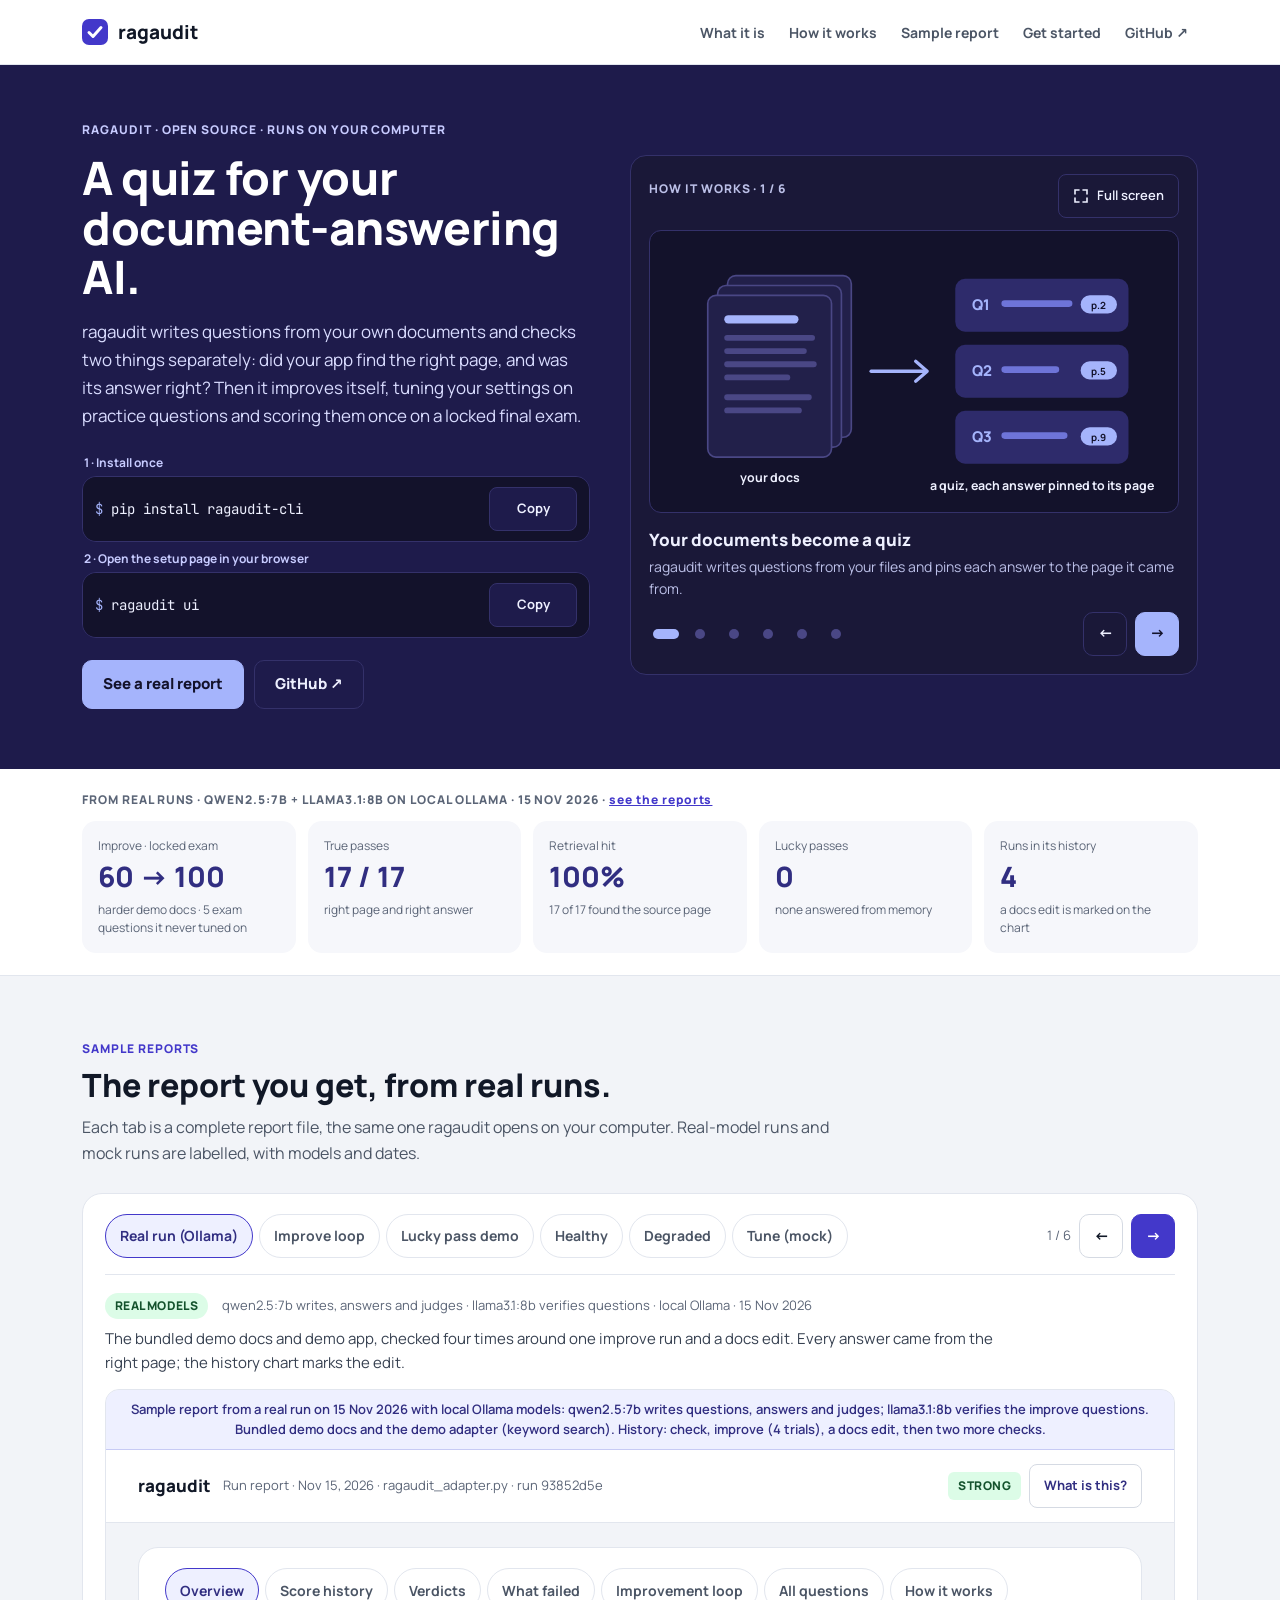
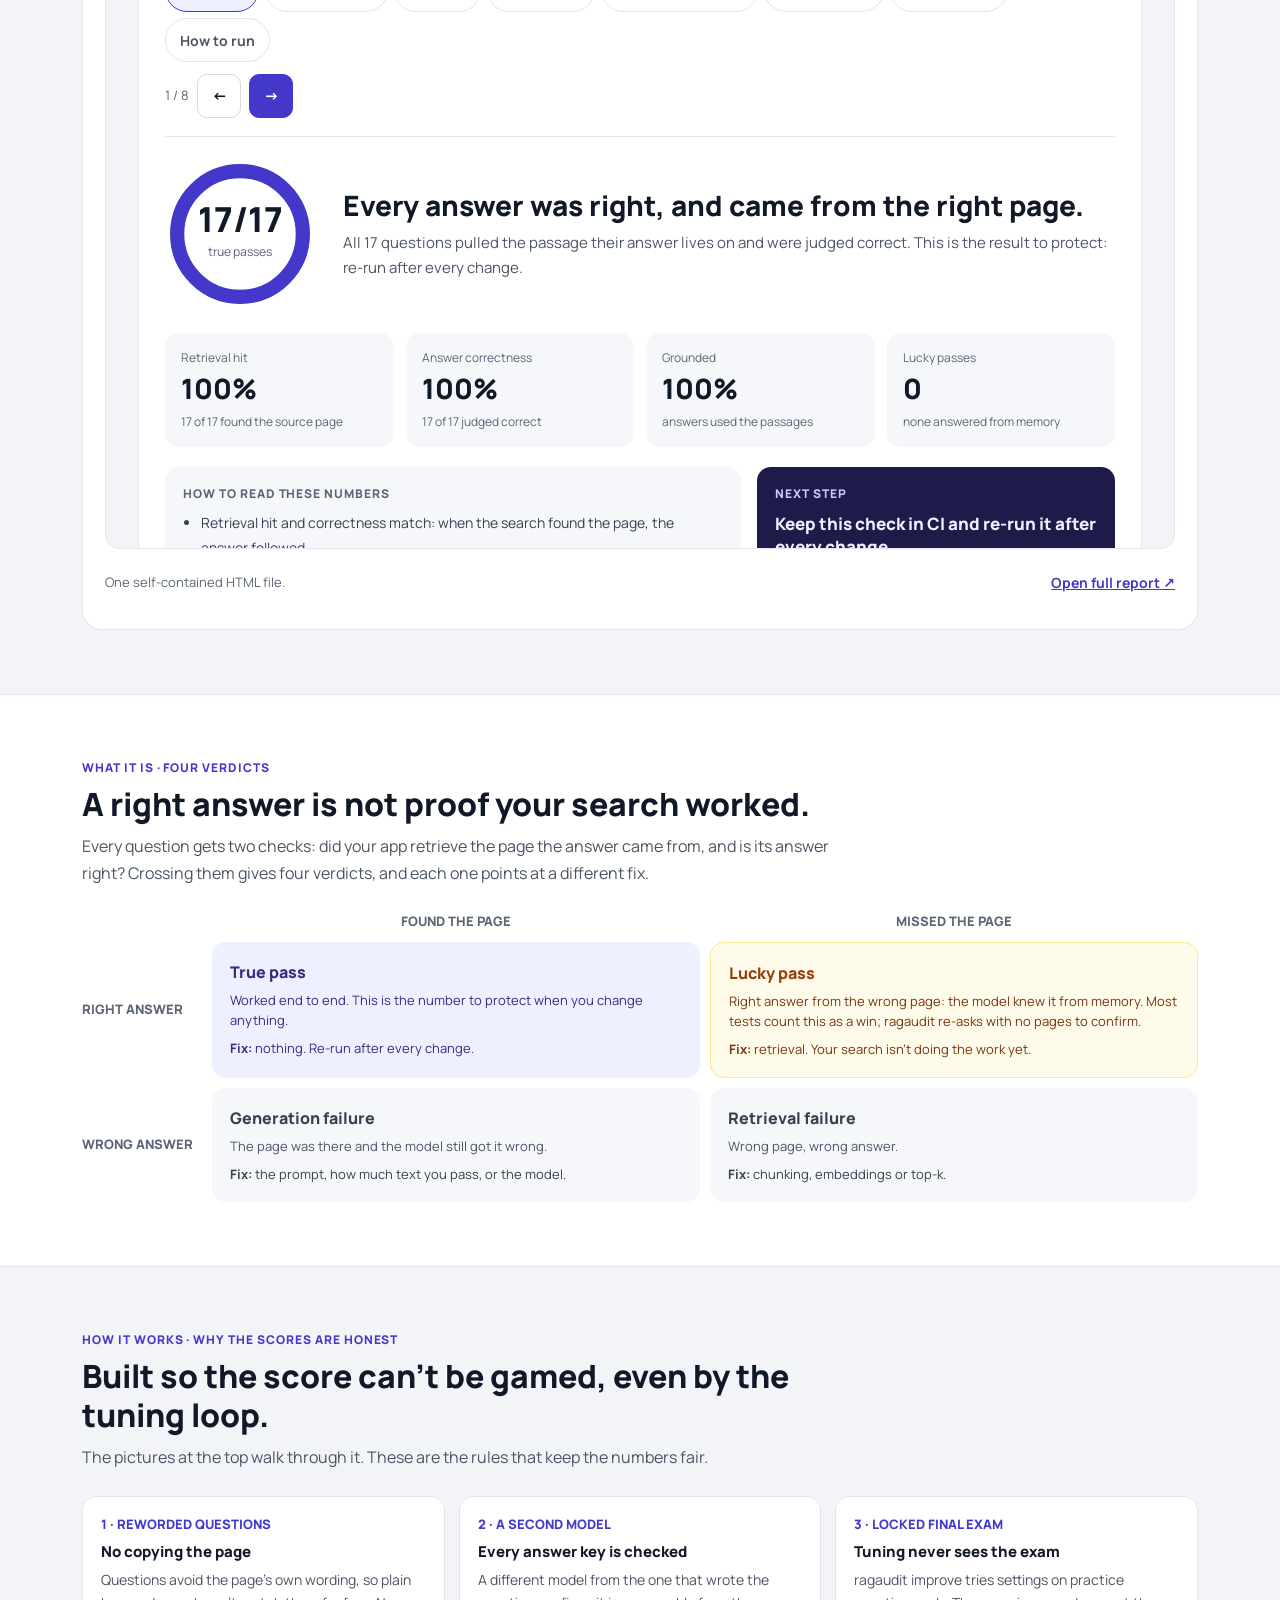
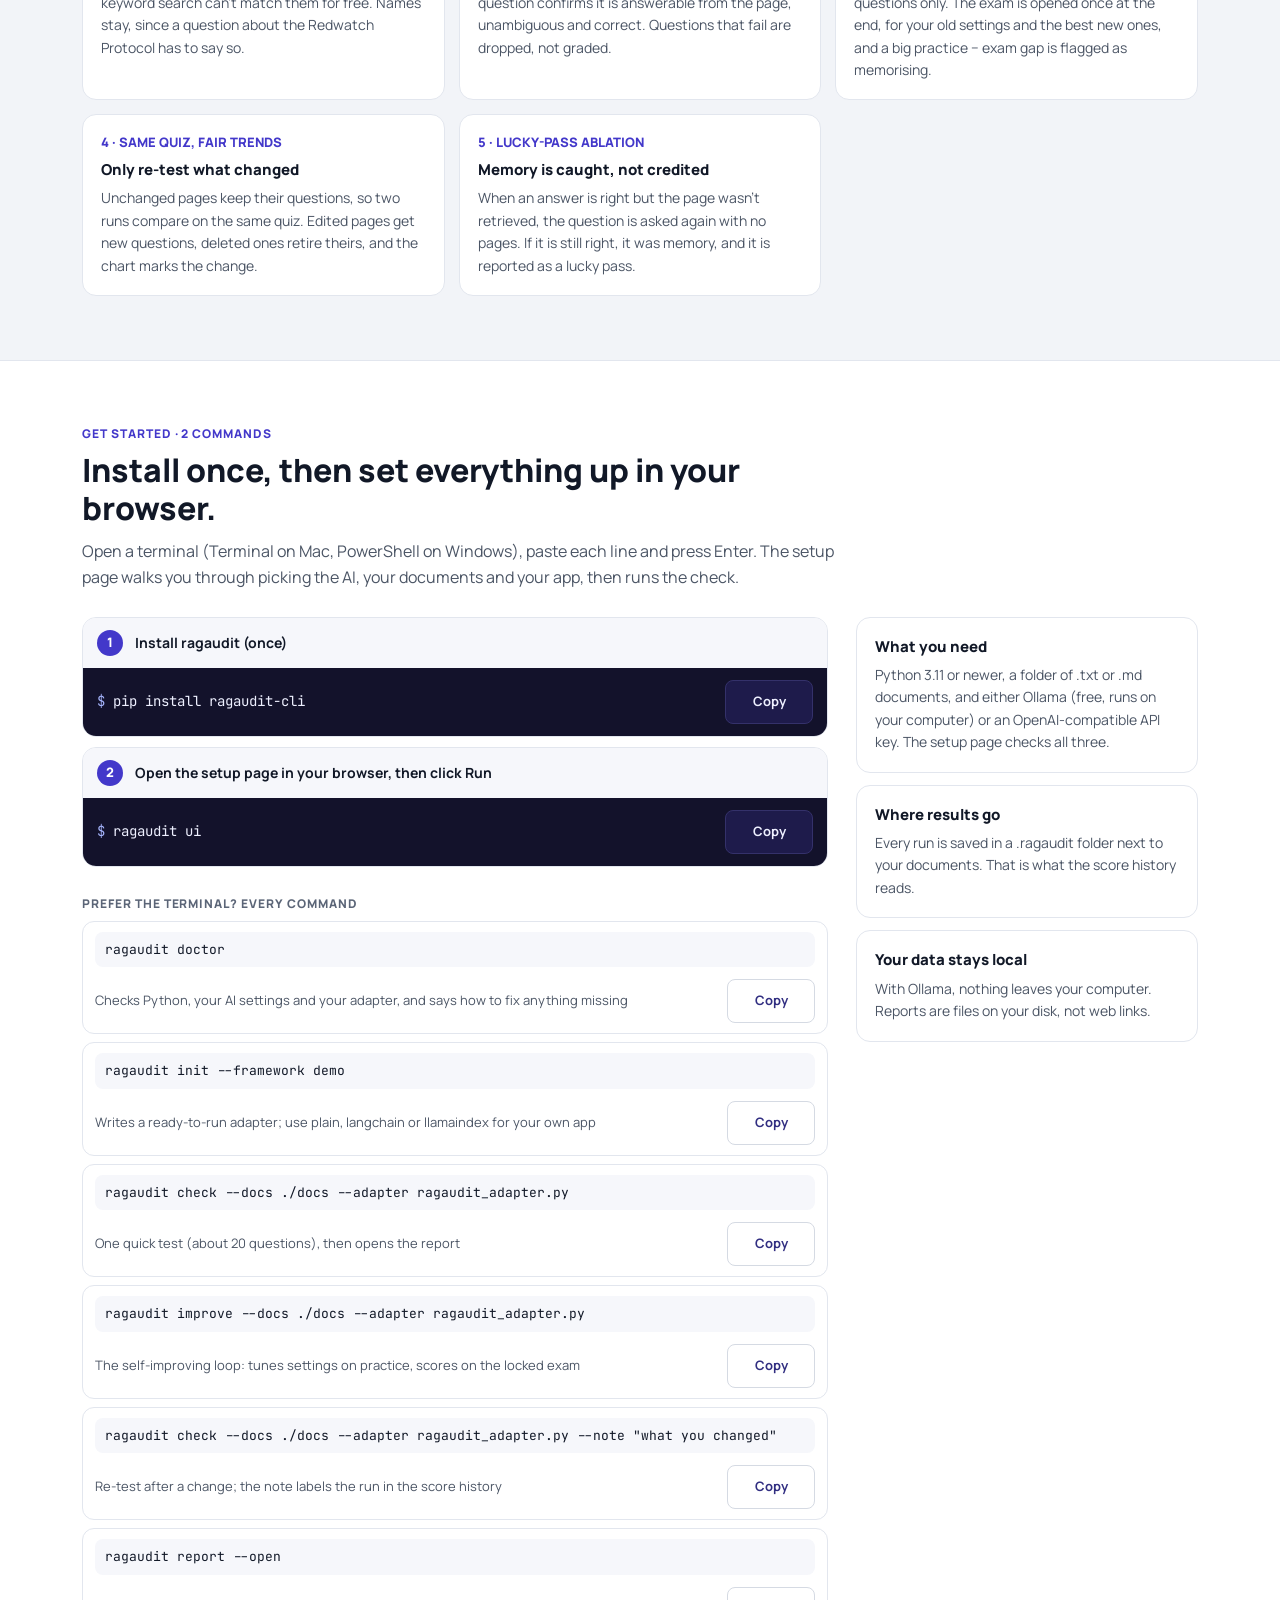
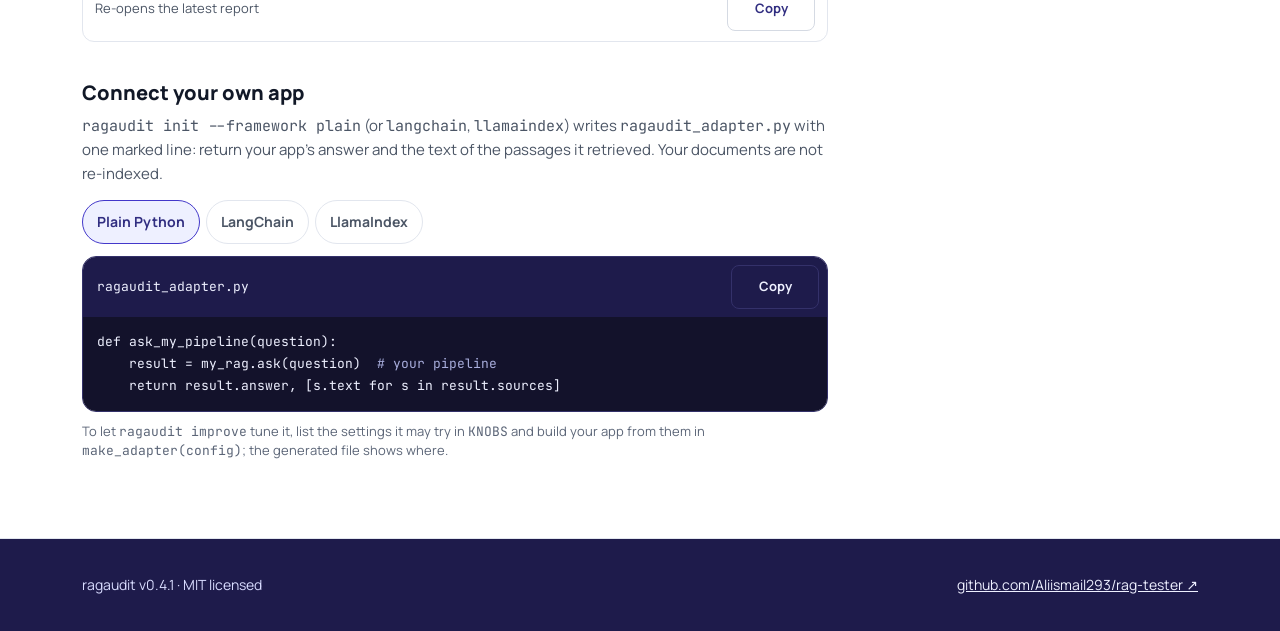
<file: docs/index.html>
<!DOCTYPE html>
<html lang="en" class="no-js">
<head>
<meta charset="utf-8">
<meta name="viewport" content="width=device-width, initial-scale=1">
<title>ragaudit · a quiz for your document-answering AI</title>
<meta name="description" content="ragaudit quizzes your RAG app on your own documents, checks separately whether it found the right page and gave the right answer, and tunes it on practice questions with a locked final exam.">
<link rel="preconnect" href="https://fonts.googleapis.com">
<link rel="preconnect" href="https://fonts.gstatic.com" crossorigin>
<link rel="stylesheet" href="https://fonts.googleapis.com/css2?family=Manrope:wght@400;500;600;700;800&amp;family=JetBrains+Mono:wght@400;500&amp;display=swap">
<link rel="stylesheet" href="assets/ragaudit.css">
<link rel="stylesheet" href="assets/site.css">
</head>
<body>
<a class="skip" href="#main">Skip to content</a>

<header class="site-top">
  <div class="wrap">
    <a class="wordmark" href="#top" aria-label="ragaudit, back to top">
      <svg class="wordmark-mark" viewBox="0 0 26 26" aria-hidden="true"><rect width="26" height="26" rx="7" fill="#4338CA"></rect><path d="M7 13.5l4 4 8-9" fill="none" stroke="#FFFFFF" stroke-width="3" stroke-linecap="round" stroke-linejoin="round"></path></svg>
      ragaudit
    </a>
    <nav class="site-nav" aria-label="Site">
      <ul>
        <li><a href="#what">What it is</a></li>
        <li><a href="#how">How it works</a></li>
        <li><a href="#reports">Sample report</a></li>
        <li><a href="#get-started">Get started</a></li>
        <li><a href="https://github.com/Aliismail293/rag-tester">GitHub ↗</a></li>
      </ul>
    </nav>
  </div>
</header>

<main id="main">
  <section class="hero-band" id="top" aria-labelledby="hero-title">
    <div class="wrap">
      <div class="hero-copy">
        <div class="eyebrow">RAGAUDIT · OPEN SOURCE · RUNS ON YOUR COMPUTER</div>
        <h1 id="hero-title">A quiz for your document-answering AI.</h1>
        <p class="hero-lede">ragaudit writes questions from your own documents and checks two things separately: did your app find the right page, and was its answer right? Then it improves itself, tuning your settings on practice questions and scoring them once on a locked final exam.</p>
        <div class="hero-cmds">
          <div>
            <span class="hero-cmd-what">1 · Install once</span>
            <div class="cmd-easy"><div class="cmd-easy-body"><code><span class="prompt" aria-hidden="true">$ </span>pip install ragaudit-cli</code><button type="button" class="copy copy-dark" data-copy="pip install ragaudit-cli" aria-label="Copy command: pip install ragaudit-cli">Copy</button></div></div>
          </div>
          <div>
            <span class="hero-cmd-what">2 · Open the setup page in your browser</span>
            <div class="cmd-easy"><div class="cmd-easy-body"><code><span class="prompt" aria-hidden="true">$ </span>ragaudit ui</code><button type="button" class="copy copy-dark" data-copy="ragaudit ui" aria-label="Copy command: ragaudit ui">Copy</button></div></div>
          </div>
        </div>
        <div class="hero-actions">
          <a class="btn btn-on-deep btn-lilac-big" href="#reports">See a real report</a>
          <a class="btn btn-on-deep btn-outline-deep" href="https://github.com/Aliismail293/rag-tester">GitHub ↗</a>
        </div>
      </div>
      <div class="hero-art">
<!-- ragaudit:slides:start (generated by scripts/sync_site.py; do not edit) -->
<div class="slides slides-dark" data-slides id="hero-slides">
<div class="slides-inner">
<div class="slides-top">
<div class="eyebrow muted">HOW IT WORKS · <span data-slide-label>1 / 6</span></div>
<button type="button" class="btn btn-small slides-fs" data-slide-fs aria-label="Open pictures full screen"><svg width="16" height="16" viewBox="0 0 16 16" fill="none" stroke="currentColor" stroke-width="1.6" stroke-linecap="round" aria-hidden="true"><path d="M2 6V2h4M10 2h4v4M14 10v4h-4M6 14H2v-4"></path></svg><span data-slide-fs-text>Full screen</span></button>
</div>
<div class="slides-stage">
<figure class="slide" data-slide="0">
<svg viewBox="0 0 640 340" class="slide-svg" role="img" aria-label="Three document pages turn into three quiz cards, each pinned to a page number">
<rect x="94" y="54" width="150" height="196" rx="10" fill="#22204A" stroke="#4A4785" stroke-width="2"></rect>
<rect x="82" y="66" width="150" height="196" rx="10" fill="#22204A" stroke="#4A4785" stroke-width="2"></rect>
<rect x="70" y="78" width="150" height="196" rx="10" fill="#22204A" stroke="#4A4785" stroke-width="2"></rect>
<rect x="90" y="102" width="90" height="10" rx="5" fill="#A5B4FC"></rect>
<rect x="90" y="126" width="110" height="7" rx="3.5" fill="#4A4785"></rect>
<rect x="90" y="142" width="100" height="7" rx="3.5" fill="#4A4785"></rect>
<rect x="90" y="158" width="112" height="7" rx="3.5" fill="#4A4785"></rect>
<rect x="90" y="174" width="80" height="7" rx="3.5" fill="#4A4785"></rect>
<rect x="90" y="198" width="106" height="7" rx="3.5" fill="#4A4785"></rect>
<rect x="90" y="214" width="94" height="7" rx="3.5" fill="#4A4785"></rect>
<text x="145" y="304" text-anchor="middle" font-family="Manrope, system-ui, sans-serif" font-size="15" font-weight="700" fill="#EEF0FF">your docs</text>
<path d="M268 170h66" stroke="#A5B4FC" stroke-width="4" stroke-linecap="round"></path>
<path d="M322 158l14 12-14 12" fill="none" stroke="#A5B4FC" stroke-width="4" stroke-linecap="round" stroke-linejoin="round"></path>
<rect x="370" y="58" width="210" height="64" rx="12" fill="#2E2B6B"></rect>
<text x="390" y="96" font-family="Manrope, system-ui, sans-serif" font-size="18" font-weight="800" fill="#A5B4FC">Q1</text>
<rect x="426" y="84" width="86" height="8" rx="4" fill="#6E74D8"></rect>
<rect x="522" y="78" width="44" height="22" rx="11" fill="#A5B4FC"></rect>
<text x="544" y="94" text-anchor="middle" font-family="Manrope, system-ui, sans-serif" font-size="12" font-weight="700" fill="#13122B">p.2</text>
<rect x="370" y="138" width="210" height="64" rx="12" fill="#2E2B6B"></rect>
<text x="390" y="176" font-family="Manrope, system-ui, sans-serif" font-size="18" font-weight="800" fill="#A5B4FC">Q2</text>
<rect x="426" y="164" width="70" height="8" rx="4" fill="#6E74D8"></rect>
<rect x="522" y="158" width="44" height="22" rx="11" fill="#A5B4FC"></rect>
<text x="544" y="174" text-anchor="middle" font-family="Manrope, system-ui, sans-serif" font-size="12" font-weight="700" fill="#13122B">p.5</text>
<rect x="370" y="218" width="210" height="64" rx="12" fill="#2E2B6B"></rect>
<text x="390" y="256" font-family="Manrope, system-ui, sans-serif" font-size="18" font-weight="800" fill="#A5B4FC">Q3</text>
<rect x="426" y="244" width="80" height="8" rx="4" fill="#6E74D8"></rect>
<rect x="522" y="238" width="44" height="22" rx="11" fill="#A5B4FC"></rect>
<text x="544" y="254" text-anchor="middle" font-family="Manrope, system-ui, sans-serif" font-size="12" font-weight="700" fill="#13122B">p.9</text>
<text x="475" y="314" text-anchor="middle" font-family="Manrope, system-ui, sans-serif" font-size="15" font-weight="700" fill="#EEF0FF">a quiz, each answer pinned to its page</text>
</svg>
<figcaption class="slide-caption"><span class="slide-title">Your documents become a quiz</span><span class="slide-body">ragaudit writes questions from your files and pins each answer to the page it came from.</span></figcaption>
</figure>
<figure class="slide" data-slide="1" hidden>
<svg viewBox="0 0 640 340" class="slide-svg" role="img" aria-label="A magnifying glass finds the pinned page among five pages and marks it with a check">
<rect x="54" y="96" width="84" height="112" rx="8" fill="#22204A" stroke="#4A4785" stroke-width="2"></rect>
<rect x="160" y="96" width="84" height="112" rx="8" fill="#22204A" stroke="#4A4785" stroke-width="2"></rect>
<rect x="266" y="96" width="84" height="112" rx="8" fill="#2E2B6B" stroke="#A5B4FC" stroke-width="3"></rect>
<rect x="372" y="96" width="84" height="112" rx="8" fill="#22204A" stroke="#4A4785" stroke-width="2"></rect>
<rect x="478" y="96" width="84" height="112" rx="8" fill="#22204A" stroke="#4A4785" stroke-width="2"></rect>
<rect x="280" y="116" width="44" height="8" rx="4" fill="#A5B4FC"></rect>
<rect x="280" y="134" width="56" height="6" rx="3" fill="#6E74D8"></rect>
<rect x="280" y="148" width="50" height="6" rx="3" fill="#6E74D8"></rect>
<rect x="280" y="162" width="54" height="6" rx="3" fill="#6E74D8"></rect>
<text x="308" y="196" text-anchor="middle" font-family="Manrope, system-ui, sans-serif" font-size="12" font-weight="800" fill="#A5B4FC">p.5</text>
<circle cx="308" cy="152" r="76" fill="none" stroke="#EEF0FF" stroke-width="8"></circle>
<path d="M362 206l52 52" stroke="#EEF0FF" stroke-width="16" stroke-linecap="round"></path>
<circle cx="368" cy="86" r="20" fill="#A5B4FC"></circle>
<path d="M359 86l6 7 12-14" fill="none" stroke="#13122B" stroke-width="4" stroke-linecap="round" stroke-linejoin="round"></path>
<rect x="150" y="282" width="340" height="38" rx="19" fill="#1A1838" stroke="#34316A" stroke-width="2"></rect>
<text x="320" y="307" text-anchor="middle" font-family="Manrope, system-ui, sans-serif" font-size="15" font-weight="700" fill="#EEF0FF">Q2 pinned to p.5 · search returned p.5 ✓</text>
</svg>
<figcaption class="slide-caption"><span class="slide-title">Check 1: did it find the right page?</span><span class="slide-body">We look at what your search returned. If the pinned page is in there, that is a hit.</span></figcaption>
</figure>
<figure class="slide" data-slide="2" hidden>
<svg viewBox="0 0 640 340" class="slide-svg" role="img" aria-label="The answer key says 20, the pipeline said 5, and the judge marks it wrong">
<rect x="60" y="66" width="220" height="132" rx="18" fill="#2E2B6B"></rect>
<path d="M110 198l-6 30 30-30z" fill="#2E2B6B"></path>
<text x="84" y="104" font-family="Manrope, system-ui, sans-serif" font-size="15" font-weight="700" fill="#A5B4FC">answer key</text>
<text x="84" y="170" font-family="Manrope, system-ui, sans-serif" font-size="58" font-weight="800" fill="#A5B4FC">20</text>
<rect x="360" y="66" width="220" height="132" rx="18" fill="#3A2A0E" stroke="#FBBF24" stroke-width="3"></rect>
<path d="M530 198l6 30-30-30z" fill="#3A2A0E"></path>
<text x="384" y="104" font-family="Manrope, system-ui, sans-serif" font-size="15" font-weight="700" fill="#FCD34D">your pipeline said</text>
<text x="384" y="170" font-family="Manrope, system-ui, sans-serif" font-size="58" font-weight="800" fill="#FCD34D">5</text>
<text x="320" y="152" text-anchor="middle" font-family="Manrope, system-ui, sans-serif" font-size="44" font-weight="800" fill="#BCC0E8">≠</text>
<rect x="200" y="258" width="240" height="44" rx="22" fill="#EEF0FF"></rect>
<text x="320" y="286" text-anchor="middle" font-family="Manrope, system-ui, sans-serif" font-size="16" font-weight="700" fill="#13122B">judge model: wrong ✕</text>
</svg>
<figcaption class="slide-caption"><span class="slide-title">Check 2: was the answer right?</span><span class="slide-body">A separate judge model compares your pipeline’s answer to the answer key.</span></figcaption>
</figure>
<figure class="slide" data-slide="3" hidden>
<svg viewBox="0 0 640 340" class="slide-svg" role="img" aria-label="A two by two grid: true pass, lucky pass highlighted, generation failure and retrieval failure">
<text x="250" y="42" text-anchor="middle" font-family="Manrope, system-ui, sans-serif" font-size="14" font-weight="700" fill="#BCC0E8">found the page</text>
<text x="440" y="42" text-anchor="middle" font-family="Manrope, system-ui, sans-serif" font-size="14" font-weight="700" fill="#BCC0E8">missed the page</text>
<text x="148" y="116" text-anchor="end" font-family="Manrope, system-ui, sans-serif" font-size="14" font-weight="700" fill="#BCC0E8">right</text>
<text x="148" y="246" text-anchor="end" font-family="Manrope, system-ui, sans-serif" font-size="14" font-weight="700" fill="#BCC0E8">wrong</text>
<rect x="160" y="56" width="180" height="118" rx="14" fill="#2E2B6B"></rect>
<text x="250" y="112" text-anchor="middle" font-family="Manrope, system-ui, sans-serif" font-size="19" font-weight="800" fill="#A5B4FC">true pass</text>
<text x="250" y="138" text-anchor="middle" font-family="Manrope, system-ui, sans-serif" font-size="13" fill="#A5B4FC">it worked</text>
<rect x="350" y="56" width="180" height="118" rx="14" fill="#3A2A0E" stroke="#FBBF24" stroke-width="3"></rect>
<text x="440" y="112" text-anchor="middle" font-family="Manrope, system-ui, sans-serif" font-size="19" font-weight="800" fill="#FCD34D">lucky pass</text>
<text x="440" y="138" text-anchor="middle" font-family="Manrope, system-ui, sans-serif" font-size="13" fill="#FCD34D">guessed from memory</text>
<path d="M520 46l5 11 12 1-9 8 3 12-11-6-11 6 3-12-9-8 12-1z" fill="#FBBF24"></path>
<rect x="160" y="184" width="180" height="118" rx="14" fill="#22204A" stroke="#4A4785" stroke-width="2"></rect>
<text x="250" y="240" text-anchor="middle" font-family="Manrope, system-ui, sans-serif" font-size="17" font-weight="800" fill="#EEF0FF">generation fail</text>
<text x="250" y="266" text-anchor="middle" font-family="Manrope, system-ui, sans-serif" font-size="13" fill="#BCC0E8">fix the prompt</text>
<rect x="350" y="184" width="180" height="118" rx="14" fill="#22204A" stroke="#4A4785" stroke-width="2"></rect>
<text x="440" y="240" text-anchor="middle" font-family="Manrope, system-ui, sans-serif" font-size="17" font-weight="800" fill="#EEF0FF">retrieval fail</text>
<text x="440" y="266" text-anchor="middle" font-family="Manrope, system-ui, sans-serif" font-size="13" fill="#BCC0E8">fix the search</text>
</svg>
<figcaption class="slide-caption"><span class="slide-title">Two checks, four verdicts</span><span class="slide-body">A lucky pass is a right answer from the wrong page. Most tests count it as a win; ragaudit flags it.</span></figcaption>
</figure>
<figure class="slide" data-slide="4" hidden>
<svg viewBox="0 0 640 340" class="slide-svg" role="img" aria-label="Practice questions feed a tuning loop that keeps better settings, while a locked final exam is opened once at the end">
<rect x="66" y="96" width="140" height="96" rx="12" fill="#2E2B6B" stroke="#6E74D8" stroke-width="2"></rect>
<rect x="58" y="108" width="140" height="96" rx="12" fill="#2E2B6B" stroke="#6E74D8" stroke-width="2"></rect>
<rect x="50" y="120" width="140" height="96" rx="12" fill="#22204A" stroke="#A5B4FC" stroke-width="2"></rect>
<text x="120" y="162" text-anchor="middle" font-family="Manrope, system-ui, sans-serif" font-size="17" font-weight="800" fill="#A5B4FC">practice</text>
<text x="120" y="186" text-anchor="middle" font-family="Manrope, system-ui, sans-serif" font-size="13" fill="#BCC0E8">7 of 10 questions</text>
<path d="M200 168h44" stroke="#A5B4FC" stroke-width="4" stroke-linecap="round"></path>
<circle cx="320" cy="168" r="62" fill="none" stroke="#A5B4FC" stroke-width="6" stroke-dasharray="300 90"></circle>
<path d="M366 120l14 -4 -4 14" fill="none" stroke="#A5B4FC" stroke-width="6" stroke-linecap="round" stroke-linejoin="round"></path>
<text x="320" y="162" text-anchor="middle" font-family="Manrope, system-ui, sans-serif" font-size="16" font-weight="800" fill="#EEF0FF">try a setting</text>
<text x="320" y="184" text-anchor="middle" font-family="Manrope, system-ui, sans-serif" font-size="13" fill="#BCC0E8">keep it if better</text>
<text x="320" y="262" text-anchor="middle" font-family="Manrope, system-ui, sans-serif" font-size="13" font-weight="700" fill="#BCC0E8">chunk size · top-k · re-rank</text>
<rect x="444" y="96" width="140" height="132" rx="14" fill="#EEF0FF"></rect>
<rect x="497" y="144" width="34" height="28" rx="5" fill="#FBBF24"></rect>
<path d="M503 144v-10a11 11 0 0 1 22 0v10" fill="none" stroke="#FBBF24" stroke-width="5"></path>
<text x="514" y="200" text-anchor="middle" font-family="Manrope, system-ui, sans-serif" font-size="15" font-weight="800" fill="#13122B">final exam</text>
<text x="514" y="218" text-anchor="middle" font-family="Manrope, system-ui, sans-serif" font-size="12" fill="#13122B">locked · 3 of 10</text>
<text x="514" y="262" text-anchor="middle" font-family="Manrope, system-ui, sans-serif" font-size="13" font-weight="700" fill="#BCC0E8">opened once, at the end</text>
<rect x="130" y="290" width="380" height="36" rx="18" fill="#1A1838" stroke="#34316A" stroke-width="2"></rect>
<text x="320" y="314" text-anchor="middle" font-family="Manrope, system-ui, sans-serif" font-size="14" font-weight="700" fill="#EEF0FF">practice high, exam low = it memorised, alarm rings</text>
</svg>
<figcaption class="slide-caption"><span class="slide-title">Then it gets better on its own</span><span class="slide-body">ragaudit tune tries settings on practice questions and keeps what scores better. A locked final exam is opened once, so the score can’t be faked.</span></figcaption>
</figure>
<figure class="slide" data-slide="5" hidden>
<svg viewBox="0 0 640 340" class="slide-svg" role="img" aria-label="New pages get new questions, old pages get a few spot checks, deleted pages have their questions retired">
<rect x="70" y="40" width="56" height="70" rx="7" fill="#2E2B6B" stroke="#A5B4FC" stroke-width="2"></rect>
<rect x="140" y="40" width="56" height="70" rx="7" fill="#2E2B6B" stroke="#A5B4FC" stroke-width="2"></rect>
<rect x="74" y="30" width="40" height="18" rx="9" fill="#A5B4FC"></rect>
<text x="94" y="43" text-anchor="middle" font-family="Manrope, system-ui, sans-serif" font-size="10" font-weight="800" fill="#13122B">NEW</text>
<rect x="144" y="30" width="40" height="18" rx="9" fill="#A5B4FC"></rect>
<text x="164" y="43" text-anchor="middle" font-family="Manrope, system-ui, sans-serif" font-size="10" font-weight="800" fill="#13122B">NEW</text>
<path d="M224 75h70" stroke="#A5B4FC" stroke-width="4" stroke-linecap="round"></path>
<rect x="310" y="52" width="270" height="46" rx="23" fill="#2E2B6B"></rect>
<text x="445" y="81" text-anchor="middle" font-family="Manrope, system-ui, sans-serif" font-size="15" font-weight="800" fill="#A5B4FC">new questions written</text>
<rect x="70" y="135" width="56" height="70" rx="7" fill="#22204A" stroke="#4A4785" stroke-width="2"></rect>
<rect x="140" y="135" width="56" height="70" rx="7" fill="#22204A" stroke="#4A4785" stroke-width="2"></rect>
<path d="M224 170h70" stroke="#4A4785" stroke-width="4" stroke-linecap="round"></path>
<rect x="310" y="147" width="270" height="46" rx="23" fill="#22204A" stroke="#4A4785" stroke-width="2"></rect>
<text x="445" y="176" text-anchor="middle" font-family="Manrope, system-ui, sans-serif" font-size="15" font-weight="800" fill="#EEF0FF">a few old ones spot-checked</text>
<rect x="105" y="230" width="56" height="70" rx="7" fill="none" stroke="#BCC0E8" stroke-width="2" stroke-dasharray="5 4"></rect>
<path d="M115 240l36 50M151 240l-36 50" stroke="#BCC0E8" stroke-width="3" stroke-linecap="round"></path>
<path d="M224 265h70" stroke="#4A4785" stroke-width="4" stroke-linecap="round"></path>
<rect x="310" y="242" width="270" height="46" rx="23" fill="#13122B" stroke="#4A4785" stroke-width="2" stroke-dasharray="5 4"></rect>
<text x="445" y="271" text-anchor="middle" font-family="Manrope, system-ui, sans-serif" font-size="15" font-weight="800" fill="#BCC0E8">its questions retired</text>
</svg>
<figcaption class="slide-caption"><span class="slide-title">Only re-test what changed</span><span class="slide-body">Add or edit documents and only those get new questions. Old ones are spot-checked, and deleted pages retire theirs.</span></figcaption>
</figure>
</div>
<div class="slides-nav">
<div class="slide-dots">
<button type="button" class="slide-dot" data-slide-dot="0" aria-label="Picture 1: Your documents become a quiz" aria-current="true"></button>
<button type="button" class="slide-dot" data-slide-dot="1" aria-label="Picture 2: Check 1: did it find the right page?"></button>
<button type="button" class="slide-dot" data-slide-dot="2" aria-label="Picture 3: Check 2: was the answer right?"></button>
<button type="button" class="slide-dot" data-slide-dot="3" aria-label="Picture 4: Two checks, four verdicts"></button>
<button type="button" class="slide-dot" data-slide-dot="4" aria-label="Picture 5: Then it gets better on its own"></button>
<button type="button" class="slide-dot" data-slide-dot="5" aria-label="Picture 6: Only re-test what changed"></button>
</div>
<div class="slides-arrows"><button type="button" class="btn btn-arrow" data-slide-prev aria-label="Previous picture">←</button><button type="button" class="btn btn-arrow btn-primary" data-slide-next aria-label="Next picture">→</button></div>
</div>
</div>
</div>
<!-- ragaudit:slides:end -->
      </div>
    </div>
  </section>

  <section class="strip" aria-labelledby="strip-label">
    <div class="wrap">
      <div class="strip-label" id="strip-label">FROM REAL RUNS · QWEN2.5:7B + LLAMA3.1:8B ON LOCAL OLLAMA · 15 NOV 2026 · <a href="#reports">see the reports</a></div>
      <div class="stats">
        <div class="stat stat-wide" data-source="sample-report-improve.html" data-evidence="5-question locked exam"><div class="stat-label">Improve · locked exam</div><div class="stat-value">60 → 100</div><div class="stat-note">harder demo docs · 5 exam questions it never tuned on</div></div>
        <div class="stat" data-source="sample-report.html" data-evidence="17 of 17 judged correct"><div class="stat-label">True passes</div><div class="stat-value">17 / 17</div><div class="stat-note">right page and right answer</div></div>
        <div class="stat" data-source="sample-report.html" data-evidence="17 of 17 found the source page"><div class="stat-label">Retrieval hit</div><div class="stat-value">100%</div><div class="stat-note">17 of 17 found the source page</div></div>
        <div class="stat" data-source="sample-report.html" data-evidence="none answered from memory"><div class="stat-label">Lucky passes</div><div class="stat-value">0</div><div class="stat-note">none answered from memory</div></div>
        <div class="stat" data-source="sample-report.html" data-evidence="Driftline response time changed to 36 hours"><div class="stat-label">Runs in its history</div><div class="stat-value">4</div><div class="stat-note">a docs edit is marked on the chart</div></div>
      </div>
    </div>
  </section>

  <section class="band" aria-labelledby="reports-title">
    <span class="anchor" id="reports"></span>
    <div class="wrap">
      <div class="section-head">
        <div class="eyebrow indigo">SAMPLE REPORTS</div>
        <h2 id="reports-title">The report you get, from real runs.</h2>
        <p>Each tab is a complete report file, the same one ragaudit opens on your computer. Real-model runs and mock runs are labelled, with models and dates.</p>
      </div>
      <div class="viewer" data-viewer>
        <div class="viewer-bar">
          <div class="tabs" role="tablist" aria-label="Sample reports">
            <button type="button" class="tab" role="tab" id="st-real" aria-controls="sp-real" aria-selected="true" tabindex="0">Real run (Ollama)</button>
            <button type="button" class="tab" role="tab" id="st-improve" aria-controls="sp-improve" aria-selected="false" tabindex="-1">Improve loop</button>
            <button type="button" class="tab" role="tab" id="st-lucky" aria-controls="sp-lucky" aria-selected="false" tabindex="-1">Lucky pass demo</button>
            <button type="button" class="tab" role="tab" id="st-healthy" aria-controls="sp-healthy" aria-selected="false" tabindex="-1">Healthy</button>
            <button type="button" class="tab" role="tab" id="st-degraded" aria-controls="sp-degraded" aria-selected="false" tabindex="-1">Degraded</button>
            <button type="button" class="tab" role="tab" id="st-tune" aria-controls="sp-tune" aria-selected="false" tabindex="-1">Tune (mock)</button>
          </div>
          <div class="tab-nav">
            <span class="tab-pos" data-tab-pos>1 / 6</span>
            <button type="button" class="btn btn-arrow" data-tab-prev aria-label="Previous sample report">←</button>
            <button type="button" class="btn btn-arrow btn-primary" data-tab-next aria-label="Next sample report">→</button>
          </div>
        </div>

        <div class="viewer-panel" role="tabpanel" id="sp-real" aria-labelledby="st-real">
          <div class="viewer-meta"><span class="kind kind-real">REAL MODELS</span><span class="viewer-source">qwen2.5:7b writes, answers and judges · llama3.1:8b verifies questions · local Ollama · 15 Nov 2026</span></div>
          <p class="viewer-desc">The bundled demo docs and demo app, checked four times around one improve run and a docs edit. Every answer came from the right page; the history chart marks the edit.</p>
          <iframe class="frame" src="sample-report.html" title="Sample report: real run on Ollama" loading="lazy"></iframe>
          <div class="viewer-foot"><span>One self-contained HTML file.</span><a class="ext" href="sample-report.html">Open full report ↗</a></div>
        </div>
        <div class="viewer-panel" role="tabpanel" id="sp-improve" aria-labelledby="st-improve" hidden>
          <div class="viewer-meta"><span class="kind kind-real">REAL MODELS</span><span class="viewer-source">qwen2.5:7b writes, answers and judges · llama3.1:8b verifies questions · local Ollama · 15 Nov 2026</span></div>
          <p class="viewer-desc">The harder demo docs, full of look-alike pages, with <code>ragaudit improve --budget-calls 400</code>. Tuned on 16 practice questions, then scored once on 5 locked exam questions: 60 → 100, with no gap between practice and exam.</p>
          <iframe class="frame" src="sample-report-improve.html" title="Sample report: improve loop on Ollama" loading="lazy"></iframe>
          <div class="viewer-foot"><span>One self-contained HTML file.</span><a class="ext" href="sample-report-improve.html">Open full report ↗</a></div>
        </div>
        <div class="viewer-panel" role="tabpanel" id="sp-lucky" aria-labelledby="st-lucky" hidden>
          <div class="viewer-meta"><span class="kind kind-demo">DEMO APP · REAL JUDGE</span><span class="viewer-source">gpt-4o-mini via the OpenAI API · 17 Sep 2026 · re-rendered with the current report</span></div>
          <p class="viewer-desc">Well-known facts and an app that ignores what it retrieves. Most answers are right anyway, from the model's memory: 9 of 13 are lucky passes, each confirmed by re-asking with no pages.</p>
          <iframe class="frame" src="sample-report-lucky.html" title="Sample report: lucky pass demo" loading="lazy"></iframe>
          <div class="viewer-foot"><span>One self-contained HTML file.</span><a class="ext" href="sample-report-lucky.html">Open full report ↗</a></div>
        </div>
        <div class="viewer-panel" role="tabpanel" id="sp-healthy" aria-labelledby="st-healthy" hidden>
          <div class="viewer-meta"><span class="kind kind-demo">DEMO APP · REAL JUDGE</span><span class="viewer-source">gpt-4o-mini via the OpenAI API · 17 Sep 2026 · re-rendered with the current report</span></div>
          <p class="viewer-desc">Invented facts no model knows, and a retriever that works: 18 of 18 true passes.</p>
          <iframe class="frame" src="sample-report-healthy.html" title="Sample report: healthy demo" loading="lazy"></iframe>
          <div class="viewer-foot"><span>One self-contained HTML file.</span><a class="ext" href="sample-report-healthy.html">Open full report ↗</a></div>
        </div>
        <div class="viewer-panel" role="tabpanel" id="sp-degraded" aria-labelledby="st-degraded" hidden>
          <div class="viewer-meta"><span class="kind kind-demo">DEMO APP · REAL JUDGE</span><span class="viewer-source">gpt-4o-mini via the OpenAI API · 17 Sep 2026 · re-rendered with the current report</span></div>
          <p class="viewer-desc">The same invented facts with a retriever that returns the wrong passage about 30% of the time. The failures show up as retrieval failures, with the page it should have found.</p>
          <iframe class="frame" src="sample-report-degraded.html" title="Sample report: degraded demo" loading="lazy"></iframe>
          <div class="viewer-foot"><span>One self-contained HTML file.</span><a class="ext" href="sample-report-degraded.html">Open full report ↗</a></div>
        </div>
        <div class="viewer-panel" role="tabpanel" id="sp-tune" aria-labelledby="st-tune" hidden>
          <div class="viewer-meta"><span class="kind kind-mock">MOCK LLM · SCORES NOT MEANINGFUL</span><span class="viewer-source">offline mock model · 22 Oct 2026 · older v2 report layout</span></div>
          <p class="viewer-desc">A toy pipeline tuned on practice questions, with the baseline and best settings scored on the locked exam. Built offline with the mock model to show the layout, so the numbers say nothing about real quality.</p>
          <iframe class="frame" src="sample-report-v2-tune.html" title="Sample report: tune run with the mock model" loading="lazy"></iframe>
          <div class="viewer-foot"><span>One self-contained HTML file.</span><a class="ext" href="sample-report-v2-tune.html">Open full report ↗</a></div>
        </div>
      </div>
    </div>
  </section>

  <section class="band band-white" aria-labelledby="what-title">
    <span class="anchor" id="what"></span>
    <span class="anchor" id="problem"></span>
    <div class="wrap">
      <div class="section-head">
        <div class="eyebrow indigo">WHAT IT IS · FOUR VERDICTS</div>
        <h2 id="what-title">A right answer is not proof your search worked.</h2>
        <p>Every question gets two checks: did your app retrieve the page the answer came from, and is its answer right? Crossing them gives four verdicts, and each one points at a different fix.</p>
      </div>
      <div class="verdicts" role="table" aria-label="The four verdicts">
        <div role="row" style="display: contents">
          <div role="columnheader"></div>
          <div class="vg-col" role="columnheader">FOUND THE PAGE</div>
          <div class="vg-col" role="columnheader">MISSED THE PAGE</div>
        </div>
        <div role="row" style="display: contents">
          <div class="vg-row" role="rowheader">RIGHT ANSWER</div>
          <div class="cell cell-true_pass" role="cell"><div class="cell-head"><span class="cell-name">True pass</span></div><div class="cell-text">Worked end to end. This is the number to protect when you change anything.</div><div class="cell-fix"><b>Fix:</b> nothing. Re-run after every change.</div></div>
          <div class="cell cell-hot" role="cell"><div class="cell-head"><span class="cell-name">Lucky pass</span></div><div class="cell-text">Right answer from the wrong page: the model knew it from memory. Most tests count this as a win; ragaudit re-asks with no pages to confirm.</div><div class="cell-fix"><b>Fix:</b> retrieval. Your search isn't doing the work yet.</div></div>
        </div>
        <div role="row" style="display: contents">
          <div class="vg-row" role="rowheader">WRONG ANSWER</div>
          <div class="cell" role="cell"><div class="cell-head"><span class="cell-name">Generation failure</span></div><div class="cell-text">The page was there and the model still got it wrong.</div><div class="cell-fix"><b>Fix:</b> the prompt, how much text you pass, or the model.</div></div>
          <div class="cell" role="cell"><div class="cell-head"><span class="cell-name">Retrieval failure</span></div><div class="cell-text">Wrong page, wrong answer.</div><div class="cell-fix"><b>Fix:</b> chunking, embeddings or top-k.</div></div>
        </div>
      </div>
    </div>
  </section>

  <section class="band" aria-labelledby="how-title">
    <span class="anchor" id="how"></span>
    <span class="anchor" id="v2"></span>
    <div class="wrap">
      <div class="section-head">
        <div class="eyebrow indigo">HOW IT WORKS · WHY THE SCORES ARE HONEST</div>
        <h2 id="how-title">Built so the score can't be gamed, even by the tuning loop.</h2>
        <p>The pictures at the top walk through it. These are the rules that keep the numbers fair.</p>
      </div>
      <div class="cards">
        <div class="card-soft"><div class="card-n">1 · REWORDED QUESTIONS</div><h3>No copying the page</h3><p class="card-text">Questions avoid the page's own wording, so plain keyword search can't match them for free. Names stay, since a question about the Redwatch Protocol has to say so.</p></div>
        <div class="card-soft"><div class="card-n">2 · A SECOND MODEL</div><h3>Every answer key is checked</h3><p class="card-text">A different model from the one that wrote the question confirms it is answerable from the page, unambiguous and correct. Questions that fail are dropped, not graded.</p></div>
        <div class="card-soft"><div class="card-n">3 · LOCKED FINAL EXAM</div><h3>Tuning never sees the exam</h3><p class="card-text">ragaudit improve tries settings on practice questions only. The exam is opened once at the end, for your old settings and the best new ones, and a big practice − exam gap is flagged as memorising.</p></div>
        <div class="card-soft"><div class="card-n">4 · SAME QUIZ, FAIR TRENDS</div><h3>Only re-test what changed</h3><p class="card-text">Unchanged pages keep their questions, so two runs compare on the same quiz. Edited pages get new questions, deleted ones retire theirs, and the chart marks the change.</p></div>
        <div class="card-soft"><div class="card-n">5 · LUCKY-PASS ABLATION</div><h3>Memory is caught, not credited</h3><p class="card-text">When an answer is right but the page wasn't retrieved, the question is asked again with no pages. If it is still right, it was memory, and it is reported as a lucky pass.</p></div>
      </div>
    </div>
  </section>

  <section class="band band-white" aria-labelledby="start-title">
    <span class="anchor" id="get-started"></span>
    <span class="anchor" id="start"></span>
    <span class="anchor" id="install"></span>
    <span class="anchor" id="quickstart"></span>
    <div class="wrap">
      <div class="section-head">
        <div class="eyebrow indigo">GET STARTED · 2 COMMANDS</div>
        <h2 id="start-title">Install once, then set everything up in your browser.</h2>
        <p>Open a terminal (Terminal on Mac, PowerShell on Windows), paste each line and press Enter. The setup page walks you through picking the AI, your documents and your app, then runs the check.</p>
      </div>
      <div class="start">
        <div class="start-main">
          <div class="easy">
            <div class="cmd-easy">
              <div class="cmd-easy-head"><span class="cmd-n">1</span><span class="cmd-what-strong">Install ragaudit (once)</span></div>
              <div class="cmd-easy-body"><code><span class="prompt" aria-hidden="true">$ </span>pip install ragaudit-cli</code><button type="button" class="copy copy-dark" data-copy="pip install ragaudit-cli" aria-label="Copy command: pip install ragaudit-cli">Copy</button></div>
            </div>
            <div class="cmd-easy">
              <div class="cmd-easy-head"><span class="cmd-n">2</span><span class="cmd-what-strong">Open the setup page in your browser, then click Run</span></div>
              <div class="cmd-easy-body"><code><span class="prompt" aria-hidden="true">$ </span>ragaudit ui</code><button type="button" class="copy copy-dark" data-copy="ragaudit ui" aria-label="Copy command: ragaudit ui">Copy</button></div>
            </div>
          </div>
          <div class="card-label">PREFER THE TERMINAL? EVERY COMMAND</div>
          <div class="cmd-list">
            <div class="cmd-row"><code>ragaudit doctor</code><span class="cmd-what">Checks Python, your AI settings and your adapter, and says how to fix anything missing</span><button type="button" class="copy" data-copy="ragaudit doctor" aria-label="Copy command: ragaudit doctor">Copy</button></div>
            <div class="cmd-row"><code>ragaudit init --framework demo</code><span class="cmd-what">Writes a ready-to-run adapter; use plain, langchain or llamaindex for your own app</span><button type="button" class="copy" data-copy="ragaudit init --framework demo" aria-label="Copy command: ragaudit init --framework demo">Copy</button></div>
            <div class="cmd-row"><code>ragaudit check --docs ./docs --adapter ragaudit_adapter.py</code><span class="cmd-what">One quick test (about 20 questions), then opens the report</span><button type="button" class="copy" data-copy="ragaudit check --docs ./docs --adapter ragaudit_adapter.py" aria-label="Copy command: ragaudit check --docs ./docs --adapter ragaudit_adapter.py">Copy</button></div>
            <div class="cmd-row"><code>ragaudit improve --docs ./docs --adapter ragaudit_adapter.py</code><span class="cmd-what">The self-improving loop: tunes settings on practice, scores on the locked exam</span><button type="button" class="copy" data-copy="ragaudit improve --docs ./docs --adapter ragaudit_adapter.py" aria-label="Copy command: ragaudit improve --docs ./docs --adapter ragaudit_adapter.py">Copy</button></div>
            <div class="cmd-row"><code>ragaudit check --docs ./docs --adapter ragaudit_adapter.py --note "what you changed"</code><span class="cmd-what">Re-test after a change; the note labels the run in the score history</span><button type="button" class="copy" data-copy="ragaudit check --docs ./docs --adapter ragaudit_adapter.py --note &quot;what you changed&quot;" aria-label="Copy command: re-test with a note">Copy</button></div>
            <div class="cmd-row"><code>ragaudit report --open</code><span class="cmd-what">Re-opens the latest report</span><button type="button" class="copy" data-copy="ragaudit report --open" aria-label="Copy command: ragaudit report --open">Copy</button></div>
          </div>

          <div class="connect">
            <h3>Connect your own app</h3>
            <p><code>ragaudit init --framework plain</code> (or <code>langchain</code>, <code>llamaindex</code>) writes <code>ragaudit_adapter.py</code> with one marked line: return your app's answer and the text of the passages it retrieved. Your documents are not re-indexed.</p>
            <div data-snips>
              <div class="tabs snip-tabs" role="tablist" aria-label="Adapter examples">
                <button type="button" class="tab" role="tab" id="sn-plain-t" aria-controls="sn-plain" aria-selected="true" tabindex="0">Plain Python</button>
                <button type="button" class="tab" role="tab" id="sn-lc-t" aria-controls="sn-lc" aria-selected="false" tabindex="-1">LangChain</button>
                <button type="button" class="tab" role="tab" id="sn-li-t" aria-controls="sn-li" aria-selected="false" tabindex="-1">LlamaIndex</button>
              </div>
              <div class="snip-panel" role="tabpanel" id="sn-plain" aria-labelledby="sn-plain-t">
                <div class="snip">
                  <div class="snip-head"><span class="mono">ragaudit_adapter.py</span><button type="button" class="copy copy-dark" data-copy-kind="code" data-copy="def ask_my_pipeline(question):&#10;    result = my_rag.ask(question)  # your pipeline&#10;    return result.answer, [s.text for s in result.sources]" aria-label="Copy the plain Python example">Copy</button></div>
<pre><code>def ask_my_pipeline(question):
    result = my_rag.ask(question)  <span class="cm"># your pipeline</span>
    return result.answer, [s.text for s in result.sources]</code></pre>
                </div>
              </div>
              <div class="snip-panel" role="tabpanel" id="sn-lc" aria-labelledby="sn-lc-t" hidden>
                <div class="snip">
                  <div class="snip-head"><span class="mono">ragaudit_adapter.py</span><button type="button" class="copy copy-dark" data-copy-kind="code" data-copy="retriever = vectorstore.as_retriever(search_kwargs={&quot;k&quot;: 4})  # yours&#10;llm = ChatOllama(model=&quot;qwen2.5:7b&quot;)  # or any chat model" aria-label="Copy the LangChain example">Copy</button></div>
<pre><code>retriever = vectorstore.as_retriever(search_kwargs={"k": 4})  <span class="cm"># yours</span>
llm = ChatOllama(model="qwen2.5:7b")  <span class="cm"># or any chat model</span></code></pre>
                </div>
              </div>
              <div class="snip-panel" role="tabpanel" id="sn-li" aria-labelledby="sn-li-t" hidden>
                <div class="snip">
                  <div class="snip-head"><span class="mono">ragaudit_adapter.py</span><button type="button" class="copy copy-dark" data-copy-kind="code" data-copy="query_engine = index.as_query_engine(similarity_top_k=4)  # yours" aria-label="Copy the LlamaIndex example">Copy</button></div>
<pre><code>query_engine = index.as_query_engine(similarity_top_k=4)  <span class="cm"># yours</span></code></pre>
                </div>
              </div>
              <p class="snip-note">To let <code>ragaudit improve</code> tune it, list the settings it may try in <code>KNOBS</code> and build your app from them in <code>make_adapter(config)</code>; the generated file shows where.</p>
            </div>
          </div>
        </div>
        <div class="start-side">
          <div class="card-soft"><h3>What you need</h3><div class="card-text">Python 3.11 or newer, a folder of .txt or .md documents, and either Ollama (free, runs on your computer) or an OpenAI-compatible API key. The setup page checks all three.</div></div>
          <div class="card-soft"><h3>Where results go</h3><div class="card-text">Every run is saved in a .ragaudit folder next to your documents. That is what the score history reads.</div></div>
          <div class="card-soft"><h3>Your data stays local</h3><div class="card-text">With Ollama, nothing leaves your computer. Reports are files on your disk, not web links.</div></div>
        </div>
      </div>
    </div>
  </section>
</main>

<footer class="site-foot">
  <div class="wrap">
    <span>ragaudit <span data-version>v0.4.1</span> · MIT licensed</span>
    <a href="https://github.com/Aliismail293/rag-tester">github.com/Aliismail293/rag-tester ↗</a>
  </div>
</footer>

<script src="assets/ragaudit.js"></script>
<script src="assets/site.js"></script>
</body>
</html>
</file>
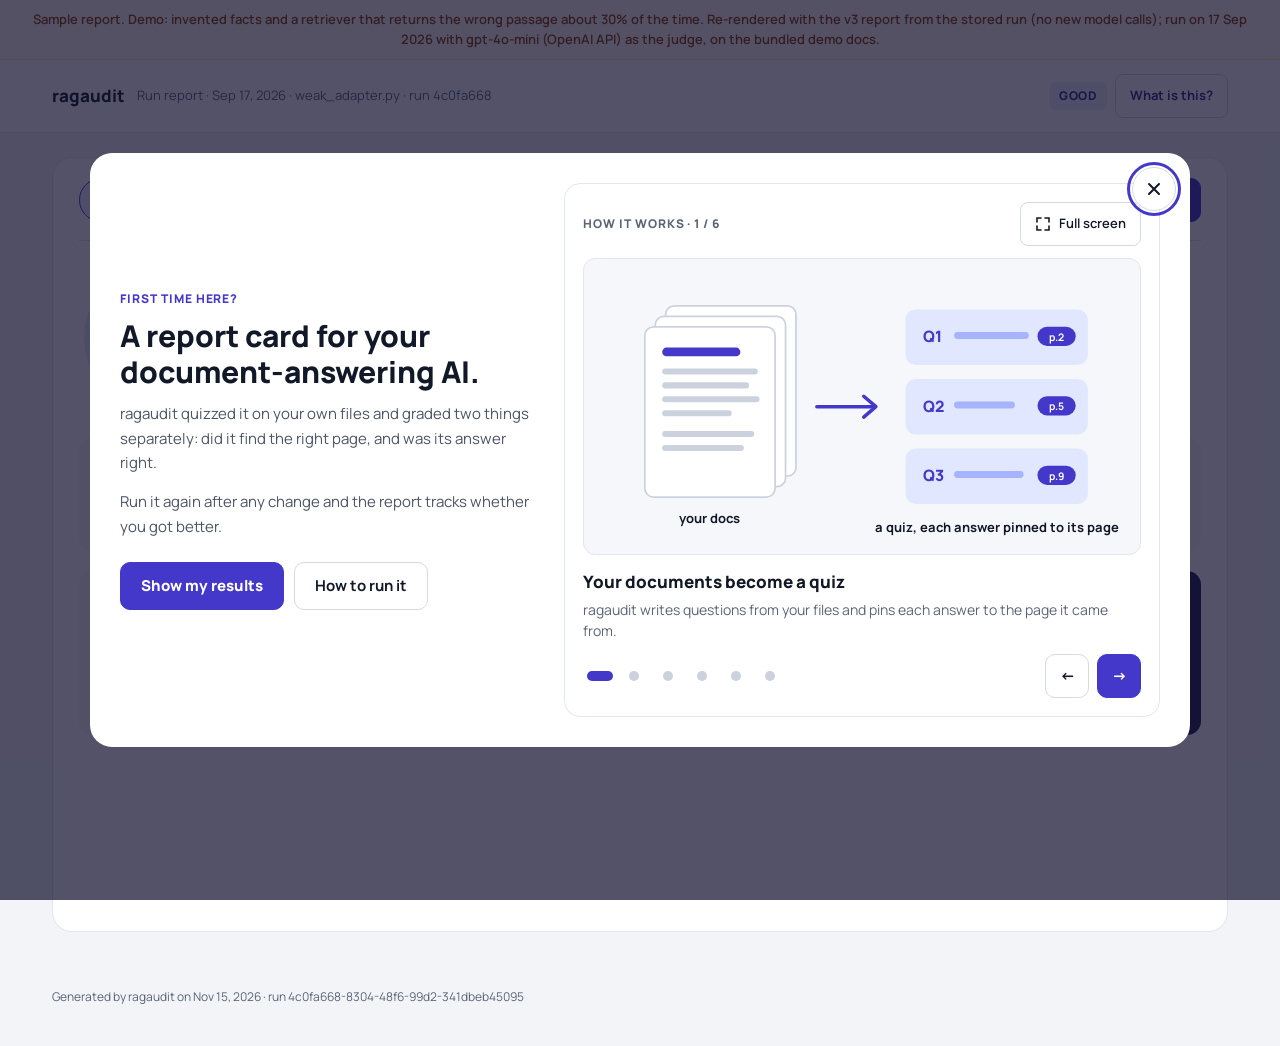
<file: docs/sample-report-degraded.html>
<!DOCTYPE html>
<html lang="en" class="no-js">
<head>
<meta charset="utf-8">
<meta name="viewport" content="width=device-width, initial-scale=1">
<title>ragaudit report · Sep 17, 2026</title>
<link rel="preconnect" href="https://fonts.googleapis.com">
<link rel="preconnect" href="https://fonts.gstatic.com" crossorigin>
<link rel="stylesheet" href="https://fonts.googleapis.com/css2?family=Manrope:wght@400;500;600;700;800&amp;family=JetBrains+Mono:wght@400;500&amp;display=swap">
<style>
/* ragaudit design system: tokens and shared components.
   Canonical source. The report inlines it; the website links a synced copy
   (docs/assets/ragaudit.css, written by scripts/sync_site.py). */
:root {
  --page: #F2F4F8;
  --card: #FFFFFF;
  --border: #E2E6EE;
  --border-strong: #D5DAE3;
  --soft: #F6F7FB;
  --text: #111827;
  --text-2: #374151;
  --body: #4B5565;
  --muted: #5B6577;
  --indigo: #4338CA;
  --indigo-dark: #312E81;
  --deep: #1E1B4B;
  --deep-2: #2E2A6B;
  --night: #13122B;
  --night-border: #34316A;
  --tint: #EEF0FF;
  --tint-2: #E0E7FF;
  --lilac: #A5B4FC;
  --lilac-text: #C7CBFF;
  --on-deep: #EEF0FF;
  --on-deep-2: #D9DCFF;
  --amber: #F59E0B;
  --amber-line: #D97706;
  --amber-tint: #FEF3C7;
  --amber-soft: #FFFBEB;
  --amber-border: #FDE68A;
  --amber-text: #92400E;
  --amber-text-2: #78350F;
  --ring: #E6E8F5;
  --good: #15803D;
  --good-tint: #DCFCE7;
  --good-text: #14532D;
  --bad: #B91C1C;
  --grey-count: #5F6878;
  --font: Manrope, system-ui, -apple-system, "Segoe UI", Roboto, sans-serif;
  --mono: "JetBrains Mono", ui-monospace, SFMono-Regular, Menlo, Consolas, monospace;
}
* { box-sizing: border-box; }
html { -webkit-text-size-adjust: 100%; }
body { margin: 0; background: var(--page); color: var(--text); font-family: var(--font); line-height: 1.5; }
a { color: var(--indigo); }
a:hover { color: var(--indigo-dark); }
code, pre, .mono { font-family: var(--mono); }
h1, h2, h3 { margin: 0; }
button { font: inherit; }
:focus-visible { outline: 3px solid var(--indigo); outline-offset: 2px; }
.muted { color: var(--muted); }
.eyebrow { font-size: 12px; font-weight: 800; letter-spacing: 0.08em; }
.eyebrow.indigo { color: var(--indigo); }
.eyebrow.amber { color: var(--amber-text); }
.sr-only { position: absolute; width: 1px; height: 1px; padding: 0; margin: -1px; overflow: hidden; clip: rect(0 0 0 0); white-space: nowrap; border: 0; }

/* buttons */
.btn { display: inline-flex; align-items: center; justify-content: center; gap: 8px; min-height: 44px; padding: 8px 14px; border-radius: 8px; border: 1px solid var(--border-strong); background: var(--card); color: var(--indigo-dark); font-size: 13px; font-weight: 700; cursor: pointer; text-decoration: none; }
.btn:hover { border-color: var(--indigo); }
.btn-primary { background: var(--indigo); border-color: var(--indigo); color: #FFFFFF; }
.btn-primary:hover { background: var(--indigo-dark); color: #FFFFFF; }
.btn-arrow { min-width: 44px; padding: 0; font-weight: 800; font-size: 15px; color: var(--text); border-radius: 10px; }
.btn-arrow.btn-primary { color: #FFFFFF; }
.btn-small { font-size: 13px; font-weight: 600; color: var(--text); }
.btn-big { min-height: 48px; padding: 12px 20px; font-size: 15px; border-radius: 10px; font-weight: 800; }
.btn-ghost-big { min-height: 48px; padding: 12px 20px; font-size: 15px; border-radius: 10px; color: var(--text); }
.btn-lilac { background: var(--lilac); border: none; color: var(--night); align-self: flex-start; }
.btn-lilac:hover { background: var(--tint-2); color: var(--night); }

/* badges */
.badge { padding: 5px 10px; border-radius: 6px; font-size: 12px; font-weight: 800; letter-spacing: 0.04em; }
.badge-needs_work { background: var(--amber-tint); color: var(--amber-text); }
.badge-good { background: var(--tint); color: var(--indigo-dark); }
.badge-strong { background: var(--good-tint); color: var(--good-text); }

/* pill tabs */
.tabs { display: flex; flex-wrap: wrap; gap: 6px; }
.tab { min-height: 44px; padding: 8px 14px; border-radius: 999px; border: 1px solid var(--border); background: var(--card); color: var(--body); font-size: 14px; font-weight: 700; cursor: pointer; }
.tab[aria-selected="true"] { border-color: var(--indigo); background: var(--tint); color: var(--indigo-dark); }
.tab-nav { display: flex; align-items: center; gap: 8px; }
.tab-pos { font-size: 13px; color: var(--muted); }

/* layout helpers */
.row { display: flex; flex-wrap: wrap; gap: 28px; }
.row-16 { display: flex; flex-wrap: wrap; gap: 16px; }
.col-main { flex: 3 1 560px; min-width: 0; }
.col-2 { flex: 2 1 420px; min-width: 0; }
.col-side { flex: 1 1 280px; min-width: 0; display: flex; flex-direction: column; gap: 12px; }
.card-soft { background: var(--soft); border-radius: 14px; padding: 18px; }
.card-soft h3, .card-title { font-size: 15px; font-weight: 800; margin-bottom: 6px; }
.card-text { font-size: 14px; line-height: 1.6; color: var(--body); }
.card-label { font-size: 12px; font-weight: 800; letter-spacing: 0.08em; color: var(--muted); margin-bottom: 8px; }
.card-deep { background: var(--deep); color: var(--on-deep); border-radius: 14px; padding: 18px; display: flex; flex-direction: column; gap: 10px; }
.card-deep .card-label { color: var(--lilac-text); margin: 0; }
.card-deep ul { margin: 0; padding-left: 18px; font-size: 14px; line-height: 1.7; color: var(--on-deep-2); }
.card-deep code { display: block; background: var(--deep-2); border-radius: 8px; padding: 10px; font-size: 12px; overflow-x: auto; white-space: nowrap; color: var(--on-deep); }
.card-link { text-align: left; background: var(--deep); color: var(--on-deep); border: none; border-radius: 14px; padding: 18px; cursor: pointer; width: 100%; }
.card-link .card-text { color: var(--on-deep-2); }
.card-link:hover { background: var(--indigo-dark); }

/* score ring and stat cards */
.ring { flex: none; }
.stats { display: grid; grid-template-columns: repeat(4, minmax(0, 1fr)); gap: 12px; margin-bottom: 20px; }
.stat { background: var(--soft); border-radius: 14px; padding: 16px; min-width: 0; }
.stat-label, .stat-note { font-size: 12px; color: var(--muted); }
.stat-note { margin-top: 4px; }
.stat-value { font-size: 28px; font-weight: 800; }

/* verdict grid */
.verdicts { display: grid; grid-template-columns: 120px repeat(2, minmax(0, 1fr)); gap: 10px; }
.vg-col { font-size: 13px; font-weight: 800; color: var(--muted); text-align: center; align-self: end; }
.vg-row { font-size: 13px; font-weight: 800; color: var(--muted); display: flex; align-items: center; }
.cell { border-radius: 14px; padding: 18px; background: var(--soft); min-width: 0; }
.cell-head { display: flex; flex-wrap: wrap; align-items: baseline; gap: 10px; }
.cell-count { font-size: 34px; font-weight: 800; color: var(--grey-count); }
.cell-name { font-weight: 800; color: var(--text-2); }
.cell-text { font-size: 13px; line-height: 1.55; color: var(--body); margin-top: 6px; }
.cell-true_pass { background: var(--tint); }
.cell-true_pass .cell-count { color: var(--indigo); }
.cell-true_pass .cell-name, .cell-true_pass .cell-text { color: var(--indigo-dark); }
.cell.cell-hot { background: var(--amber-soft); border: 1px solid var(--amber-border); }
.cell.cell-hot .cell-count, .cell.cell-hot .cell-name { color: var(--amber-text); }
.cell.cell-hot .cell-text { color: var(--amber-text-2); }

/* chips */
.chip { display: inline-flex; align-items: center; gap: 8px; margin-top: 16px; padding: 7px 12px; border-radius: 999px; font-size: 13px; font-weight: 700; }
.chip-good { background: var(--good-tint); color: var(--good-text); }
.chip-warn { background: var(--amber-tint); color: var(--amber-text); }

/* code rows with copy buttons */
/* how to run */
.cmd-easy { border: 1px solid var(--border); border-radius: 14px; overflow: hidden; }
.cmd-easy-head { display: flex; align-items: center; gap: 12px; padding: 12px 14px; background: var(--soft); }
.cmd-n { flex: none; width: 26px; height: 26px; border-radius: 50%; background: var(--indigo); color: #FFFFFF; font-size: 13px; font-weight: 800; display: flex; align-items: center; justify-content: center; }
.cmd-what-strong { font-size: 14px; font-weight: 700; }
.cmd-easy-body { display: flex; align-items: center; gap: 12px; padding: 12px 14px; background: var(--night); }
.cmd-easy-body code { flex: 1 1 auto; min-width: 0; overflow-x: auto; white-space: nowrap; font-size: 14px; color: var(--on-deep); }
.cmd-easy-body .prompt { color: var(--lilac); }
.copy { flex: none; min-height: 44px; min-width: 88px; padding: 6px 12px; border-radius: 8px; border: 1px solid var(--border-strong); background: var(--card); color: var(--indigo-dark); font-size: 13px; font-weight: 700; cursor: pointer; }
.copy-dark { border-color: var(--night-border); background: var(--deep); color: var(--on-deep); }
.cmd-list { display: flex; flex-direction: column; gap: 8px; }
.cmd-row { display: flex; flex-wrap: wrap; align-items: center; gap: 12px; padding: 10px 12px; border: 1px solid var(--border); border-radius: 12px; }
.cmd-row code { flex: 1 1 320px; min-width: 0; overflow-x: auto; white-space: nowrap; font-size: 13px; background: var(--page); border-radius: 8px; padding: 8px 10px; color: var(--text); }
.cmd-row .cmd-what { flex: 1 1 220px; font-size: 13px; color: var(--body); min-width: 0; }
.cmd-inline { display: flex; flex-wrap: wrap; align-items: center; gap: 10px; margin-top: 10px; }
.cmd-inline code { flex: 1 1 260px; min-width: 0; overflow-x: auto; white-space: nowrap; font-size: 13px; background: var(--card); border: 1px solid var(--border); border-radius: 8px; padding: 10px; }

/* slides */
.slides { width: 100%; font-family: var(--font); }
.slides-inner { width: 100%; padding: 18px; border-radius: 16px; background: var(--card); border: 1px solid var(--border); }
.slides-top { display: flex; align-items: center; justify-content: space-between; gap: 12px; margin-bottom: 12px; }
.slide { margin: 0; }
.js .slide[hidden] { display: none; }
.no-js .slide[hidden] { display: none; }
.slide-svg { display: block; width: 100%; height: auto; background: var(--soft); border: 1px solid var(--border); border-radius: 12px; }
.slide-caption { display: block; margin-top: 14px; min-height: 64px; }
.slide-title { display: block; font-size: 17px; font-weight: 800; color: var(--text); }
.slide-body { display: block; font-size: 14px; line-height: 1.55; margin-top: 4px; color: var(--muted); }
.slides-nav { display: flex; align-items: center; justify-content: space-between; gap: 12px; margin-top: 12px; }
.no-js .slides-nav, .no-js .slides-fs { display: none; }
.slide-dots { display: flex; gap: 0; flex-wrap: wrap; }
.slide-dot { width: 34px; height: 44px; padding: 0; border: none; background: transparent; cursor: pointer; display: inline-flex; align-items: center; justify-content: center; }
.slide-dot::before { content: ""; display: block; width: 10px; height: 10px; border-radius: 5px; background: #CBD2DE; transition: width 0.2s; }
.slide-dot[aria-current="true"]::before { width: 26px; background: var(--indigo); }
.slides-arrows { display: flex; gap: 8px; }
.slides.fs, .slides:fullscreen { position: fixed; inset: 0; z-index: 1000; display: flex; align-items: center; justify-content: center; padding: 32px; background: rgba(17, 16, 46, 0.92); }
.slides:fullscreen { position: static; }
.slides.fs .slides-inner, .slides:fullscreen .slides-inner { max-width: 1040px; max-height: 100%; overflow: auto; padding: 24px; border-radius: 18px; border: none; }

/* slides, dark variant (website hero): the drawings switch palette in the macro; the frame follows here */
.slides-dark .slides-inner { background: #1A1838; border-color: var(--night-border); }
.slides-dark .slide-svg { background: var(--night); border-color: var(--night-border); }
.slides-dark .eyebrow.muted, .slides-dark .slide-body { color: #BCC0E8; }
.slides-dark .slide-title { color: var(--on-deep); }
.slides-dark .btn { background: #1A1838; border-color: var(--night-border); color: var(--on-deep); }
.slides-dark .btn:hover { border-color: var(--lilac); }
.slides-dark .btn-arrow.btn-primary { background: var(--lilac); border-color: var(--lilac); color: var(--night); }
.slides-dark .slide-dot::before { background: #4A4785; }
.slides-dark .slide-dot[aria-current="true"]::before { background: var(--lilac); }
.slides-dark:focus-visible, .slides-dark :focus-visible { outline-color: var(--lilac); }
.slides-dark.fs { background: rgba(8, 7, 22, 0.94); }

@media (max-width: 720px) {
  .stats { grid-template-columns: repeat(2, minmax(0, 1fr)); }
  .verdicts { grid-template-columns: 64px repeat(2, minmax(0, 1fr)); gap: 8px; }
  .vg-col, .vg-row { font-size: 11px; }
  .cell { padding: 12px; }
  .cell-count { font-size: 26px; }
  .slides.fs { padding: 8px; }
  .slide-dot { width: 24px; }
  .slides-nav { gap: 8px; }
  .col-main, .col-2, .col-side { flex-basis: 100%; }
  .row { gap: 20px; }
}
@media (prefers-reduced-motion: reduce) {
  *, *::before, *::after { transition: none !important; animation: none !important; scroll-behavior: auto !important; }
}

/* report-only layout and widgets; the shared design system (design.css) is inlined before this. */
/* header */
.top { background: var(--card); border-bottom: 1px solid var(--border); }
.top-inner { max-width: 1240px; margin: 0 auto; padding: 14px 32px; display: flex; flex-wrap: wrap; align-items: center; justify-content: space-between; gap: 12px; }
.brand { display: flex; flex-wrap: wrap; align-items: center; gap: 12px; min-width: 0; }
.brand-name { font-weight: 800; font-size: 17px; }
.brand-meta { font-size: 13px; color: var(--muted); overflow-wrap: anywhere; }
.top-actions { display: flex; align-items: center; gap: 8px; }

main { max-width: 1240px; margin: 0 auto; padding: 24px 32px 56px; }
.scope { font-size: 13px; color: var(--body); margin: 0 0 12px; }
.report { background: var(--card); border: 1px solid var(--border); border-radius: 20px; padding: 20px 26px 28px; }

/* tab bar and panels */
.tabbar { display: flex; flex-wrap: wrap; align-items: center; justify-content: space-between; gap: 12px; padding-bottom: 18px; margin-bottom: 22px; border-bottom: 1px solid var(--border); }
.no-js .tabbar { display: none; }
.panel { min-height: 640px; }
.js .panel[hidden] { display: none; }
.no-js .panel + .panel { margin-top: 40px; padding-top: 28px; border-top: 1px solid var(--border); min-height: 0; }
.no-js .panel { min-height: 0; }
.panel-title { font-size: 22px; font-weight: 800; margin: 0 0 6px; }
.panel-lede { margin: 0 0 18px; font-size: 14px; color: var(--body); }

/* overview */
.hero { display: flex; flex-wrap: wrap; align-items: center; gap: 28px; margin-bottom: 24px; }
.hero-text { flex: 1 1 420px; min-width: 0; }
.hero h1 { margin: 0 0 8px; font-size: 28px; font-weight: 800; line-height: 1.25; }
.hero p { margin: 0; font-size: 15px; line-height: 1.65; color: var(--body); }
.reading ul { margin: 0; padding-left: 18px; font-size: 14px; line-height: 1.75; color: var(--text-2); }
.next-title { font-size: 17px; font-weight: 800; line-height: 1.35; }

/* score history */
.chart-head { display: flex; flex-wrap: wrap; justify-content: space-between; align-items: baseline; gap: 10px; margin-bottom: 6px; }
.chart-title { font-size: 16px; font-weight: 800; }
.legend { display: flex; flex-wrap: wrap; gap: 14px; font-size: 12px; color: var(--muted); }
.legend-line { display: inline-block; width: 14px; height: 3px; border-radius: 2px; vertical-align: middle; margin-right: 6px; background: var(--indigo); }
.legend-dash { display: inline-block; width: 14px; height: 0; border-top: 3px dashed var(--amber-line); vertical-align: middle; margin-right: 6px; }
.legend-mark { display: inline-block; width: 9px; height: 9px; transform: rotate(45deg); background: var(--amber); vertical-align: middle; margin-right: 7px; }
.chart-sub { font-size: 12px; color: var(--muted); margin-bottom: 8px; }
.chart svg { display: block; width: 100%; height: auto; }
.runs { display: grid; grid-template-columns: repeat(auto-fill, minmax(76px, 1fr)); gap: 6px; margin-top: 6px; }
.run-btn { text-align: center; min-height: 44px; padding: 6px 4px; border-radius: 10px; cursor: pointer; color: var(--text); background: transparent; border: 1px solid var(--border); }
.run-btn[aria-pressed="true"] { color: #FFFFFF; background: var(--indigo); border-color: var(--indigo); }
.run-btn .run-name { display: block; font-size: 13px; font-weight: 800; }
.run-btn .run-date { display: block; font-size: 11px; }
.run-detail { display: flex; flex-wrap: wrap; gap: 16px; align-items: center; margin-top: 12px; padding: 14px 16px; border-radius: 12px; background: var(--page); }
.run-detail-main { flex: 1 1 220px; min-width: 0; }
.run-detail-meta { font-size: 12px; font-weight: 700; color: var(--muted); }
.run-detail-note { font-size: 15px; font-weight: 700; margin-top: 2px; overflow-wrap: anywhere; }
.run-detail-nums { display: flex; flex-wrap: wrap; gap: 18px; font-size: 13px; }
.run-detail-nums .num { font-size: 18px; font-weight: 800; }
.run-detail-warn { flex-basis: 100%; font-size: 13px; color: var(--amber-text); }
.delta-good { color: var(--good); }
.delta-bad { color: var(--bad); }
.older { font-size: 12px; color: var(--muted); margin-top: 8px; }
.empty { background: var(--soft); border-radius: 14px; padding: 18px; margin-top: 12px; }
.empty-title { font-size: 15px; font-weight: 800; margin-bottom: 8px; }

/* what failed */
.fail-layout { display: flex; flex-wrap: wrap; gap: 24px; align-items: flex-start; }
.fail-list { flex: 1 1 240px; max-width: 320px; min-width: 0; display: flex; flex-direction: column; gap: 6px; }
.fail-item { text-align: left; min-height: 44px; padding: 10px 12px; border-radius: 12px; border: 1px solid var(--border); background: var(--card); color: var(--text); cursor: pointer; font-size: 13px; line-height: 1.4; }
.fail-item[aria-pressed="true"] { border-color: var(--indigo); background: var(--tint); }
.fail-item .fail-kind { display: block; font-size: 11px; font-weight: 800; letter-spacing: 0.06em; color: var(--amber-text); margin-bottom: 2px; }
.fail-detail-wrap { flex: 999 1 560px; min-width: 0; }
.js .fail-detail[hidden] { display: none; }
.no-js .fail-detail + .fail-detail { margin-top: 32px; }
.fail-q { font-size: 22px; font-weight: 800; margin: 0 0 16px; overflow-wrap: anywhere; }
.answers { display: grid; grid-template-columns: repeat(2, minmax(0, 1fr)); gap: 10px; margin-bottom: 16px; }
.ans { border-radius: 12px; padding: 16px; min-width: 0; }
.ans-label { font-size: 12px; font-weight: 700; }
.ans-text { font-size: 18px; font-weight: 800; overflow-wrap: anywhere; }
.ans-key { background: var(--tint); color: var(--indigo-dark); }
.ans-got { background: var(--amber-soft); border: 1px solid var(--amber-border); color: var(--amber-text); }
.ans-got.ok { background: var(--tint); border-color: var(--tint); color: var(--indigo-dark); }
.passages { display: flex; flex-direction: column; gap: 8px; }
.passage { display: flex; gap: 12px; padding: 12px 14px; border-radius: 10px; border: 1px solid var(--border); min-width: 0; }
.passage.source { border: 2px solid var(--lilac); background: #F8F9FF; }
.passage-rank { font-family: var(--mono); font-size: 12px; color: var(--muted); flex: none; }
.passage.source .passage-rank { color: var(--indigo); font-weight: 500; }
.passage-text { font-family: var(--mono); font-size: 13px; line-height: 1.6; color: var(--text-2); min-width: 0; overflow-wrap: anywhere; }
.passage-text b { color: var(--text); }
.passage-tag { margin-left: auto; font-size: 12px; font-weight: 800; color: var(--indigo); flex: none; }
.passage.gold { border-style: dashed; }
.none-note { font-size: 14px; color: var(--body); }

/* improvement loop */
.bars { display: flex; flex-direction: column; gap: 14px; }
.bar-head { display: flex; justify-content: space-between; gap: 8px; font-size: 13px; margin-bottom: 6px; }
.bar { height: 12px; border-radius: 6px; background: var(--ring); }
.bar > span { display: block; height: 12px; border-radius: 6px; }
.changes { font-family: var(--mono); font-size: 13px; line-height: 2; }
.changes div { display: flex; justify-content: space-between; gap: 12px; }
.changes .knob { color: var(--muted); overflow-wrap: anywhere; }
.sparkline { display: block; width: 100%; max-width: 280px; height: auto; margin-top: 12px; }

/* all questions */
.table-head { display: flex; flex-wrap: wrap; justify-content: space-between; align-items: baseline; gap: 12px; margin-bottom: 14px; }
.chips { display: flex; flex-wrap: wrap; gap: 6px; margin-bottom: 12px; }
.filter { min-height: 44px; padding: 6px 12px; border-radius: 999px; border: 1px solid var(--border); background: var(--card); color: var(--body); font-size: 13px; font-weight: 700; cursor: pointer; }
.filter[aria-pressed="true"] { border-color: var(--indigo); background: var(--tint); color: var(--indigo-dark); }
.table-scroll { overflow-x: auto; -webkit-overflow-scrolling: touch; border-radius: 4px; }
table.cases { width: 100%; border-collapse: collapse; font-size: 14px; min-width: 760px; }
table.cases th { text-align: left; color: var(--muted); padding: 10px 8px; font-weight: 700; border-bottom: 1px solid var(--border); }
table.cases td { padding: 13px 8px; border-bottom: 1px solid #EEF0F5; vertical-align: top; overflow-wrap: anywhere; }
table.cases tr.hot { background: var(--amber-soft); }
.v-true_pass { color: var(--indigo); font-weight: 800; }
.v-lucky_pass, .v-generation_failure, .v-retrieval_failure { color: var(--amber-text); font-weight: 800; }
.facts { display: flex; flex-wrap: wrap; gap: 8px 24px; margin-top: 18px; font-size: 13px; color: var(--muted); }

/* welcome dialog */
.welcome { position: fixed; inset: 0; z-index: 100; background: rgba(17, 16, 46, 0.72); display: flex; align-items: center; justify-content: center; padding: 32px; }
.welcome[hidden] { display: none; }
.welcome-box { position: relative; width: 100%; max-width: 1100px; max-height: 100%; overflow: auto; background: var(--card); border-radius: 22px; padding: 30px; display: flex; flex-wrap: wrap; gap: 28px; align-items: center; }
.welcome-close { position: absolute; top: 14px; right: 14px; width: 44px; height: 44px; border-radius: 50%; border: 1px solid var(--border-strong); background: var(--card); color: var(--text); cursor: pointer; display: flex; align-items: center; justify-content: center; padding: 0; z-index: 2; }
.welcome-text { flex: 1 1 300px; min-width: 0; }
.welcome-text h2 { margin: 0 0 12px; font-size: 30px; font-weight: 800; line-height: 1.2; }
.welcome-text p { margin: 0 0 14px; font-size: 15px; line-height: 1.65; color: var(--body); }
.welcome-text p:last-of-type { margin-bottom: 22px; }
.welcome-actions { display: flex; flex-wrap: wrap; gap: 10px; }
.welcome-art { flex: 1 1 480px; min-width: 0; }

.foot { max-width: 1240px; margin: 0 auto; padding: 0 32px 40px; font-size: 12px; color: var(--muted); }

@media (max-width: 720px) {
  .top-inner { padding: 12px 16px; }
  main { padding: 16px 16px 40px; }
  .foot { padding: 0 16px 32px; }
  .report { padding: 16px 14px 22px; border-radius: 16px; }
  .hero h1 { font-size: 23px; }
  .hero { gap: 18px; }
  .answers { grid-template-columns: minmax(0, 1fr); }
  .fail-list { max-width: none; }
  .welcome { padding: 12px; align-items: flex-start; }
  .welcome-box { padding: 22px 16px; gap: 18px; }
  .welcome-text h2 { font-size: 24px; padding-right: 40px; }
  .hero-text, .welcome-art, .welcome-text, .fail-detail-wrap { flex-basis: 100%; }
  .tab-nav { margin-left: auto; }
}

</style>
</head>
<body><div role="note" style="background:#FFFBEB;color:#92400E;border-bottom:1px solid #FDE68A;padding:10px 16px;font:600 13px/1.5 Manrope,system-ui,sans-serif;text-align:center">Sample report. Demo: invented facts and a retriever that returns the wrong passage about 30% of the time. Re-rendered with the v3 report from the stored run (no new model calls); run on 17 Sep 2026 with gpt-4o-mini (OpenAI API) as the judge, on the bundled demo docs.</div>
<header class="top">
  <div class="top-inner">
    <div class="brand">
      <div class="brand-name">ragaudit</div>
      <div class="brand-meta">Run report · Sep 17, 2026 · weak_adapter.py · run 4c0fa668</div>
    </div>
    <div class="top-actions">
      <span class="badge badge-good" title="STRONG: 80% or more true passes · GOOD: 60% or more · NEEDS WORK: below 60%">GOOD</span>
      <button type="button" class="btn" data-welcome-open>What is this?</button>
    </div>
  </div>
</header>

<main>
  
  <section class="report" aria-label="Report">
    <div class="tabbar">
      <div class="tabs" role="tablist" aria-label="Report sections">
        <button type="button" role="tab" id="tab-overview" data-tab="overview" aria-controls="panel-overview" aria-selected="true" tabindex="0" class="tab">Overview</button>
        <button type="button" role="tab" id="tab-history" data-tab="history" aria-controls="panel-history" aria-selected="false" tabindex="-1" class="tab">Score history</button>
        <button type="button" role="tab" id="tab-verdicts" data-tab="verdicts" aria-controls="panel-verdicts" aria-selected="false" tabindex="-1" class="tab">Verdicts</button>
        <button type="button" role="tab" id="tab-failed" data-tab="failed" aria-controls="panel-failed" aria-selected="false" tabindex="-1" class="tab">What failed</button>
        <button type="button" role="tab" id="tab-loop" data-tab="loop" aria-controls="panel-loop" aria-selected="false" tabindex="-1" class="tab">Improvement loop</button>
        <button type="button" role="tab" id="tab-questions" data-tab="questions" aria-controls="panel-questions" aria-selected="false" tabindex="-1" class="tab">All questions</button>
        <button type="button" role="tab" id="tab-how" data-tab="how" aria-controls="panel-how" aria-selected="false" tabindex="-1" class="tab">How it works</button>
        <button type="button" role="tab" id="tab-run" data-tab="run" aria-controls="panel-run" aria-selected="false" tabindex="-1" class="tab">How to run</button>
      </div>
      <div class="tab-nav">
        <span class="tab-pos" data-tab-pos>1 / 8</span>
        <button type="button" class="btn btn-arrow" data-tab-prev aria-label="Previous section">←</button>
        <button type="button" class="btn btn-arrow btn-primary" data-tab-next aria-label="Next section">→</button>
      </div>
    </div>

    
    <div class="panel" role="tabpanel" id="panel-overview" aria-labelledby="tab-overview">
      <div class="hero">
        <svg class="ring" width="150" height="150" viewBox="0 0 148 148" role="img" aria-label="12 of 18 true passes">
          <circle cx="74" cy="74" r="62" fill="none" stroke="#E6E8F5" stroke-width="14"></circle>
          <circle cx="74" cy="74" r="62" fill="none" stroke="#4338CA" stroke-width="14" stroke-linecap="round" stroke-dasharray="259.7 389.6" transform="rotate(-90 74 74)"></circle>
          <text x="74" y="72" text-anchor="middle" font-family="Manrope, system-ui, sans-serif" font-size="34" font-weight="800" fill="#111827">12/18</text>
          <text x="74" y="96" text-anchor="middle" font-family="Manrope, system-ui, sans-serif" font-size="12" fill="#5B6577">true passes</text>
        </svg>
        <div class="hero-text">
          <h1>Search is missing the right page.</h1>
          <p>For 6 of 18 questions the passage holding the answer never came back, and the answer was wrong. Fix retrieval first: chunking, embeddings or top-k.</p>
        </div>
      </div>
      <div class="stats">
        
        <div class="stat"><div class="stat-label">Retrieval hit</div><div class="stat-value">67%</div><div class="stat-note">12 of 18 found the source page</div></div>
        
        <div class="stat"><div class="stat-label">Answer correctness</div><div class="stat-value">67%</div><div class="stat-note">12 of 18 judged correct</div></div>
        
        <div class="stat"><div class="stat-label">Grounded</div><div class="stat-value">94%</div><div class="stat-note">answers used the passages</div></div>
        
        <div class="stat"><div class="stat-label">Lucky passes</div><div class="stat-value">0</div><div class="stat-note">none answered from memory</div></div>
        
      </div>
      <div class="row-16">
        <div class="card-soft reading col-2">
          <div class="card-label">HOW TO READ THESE NUMBERS</div>
          <ul><li>Retrieval hit and correctness match: when the search found the page, the answer followed.</li><li>Lucky passes at 0 means your correct answers really came from your documents.</li><li>18 questions is a small sample. Run with the default 20 (or more) before trusting a trend.</li></ul>
        </div>
        <div class="card-deep col-side">
          <div class="card-label">NEXT STEP</div>
          <div class="next-title">Improve retrieval (top-k, chunk size, hybrid search), then re-run.</div>
          <button type="button" class="btn btn-lilac" data-goto="failed">See what failed →</button>
        </div>
      </div>
    </div>

    
    <div class="panel" role="tabpanel" id="panel-history" aria-labelledby="tab-history" hidden>
      <h2 class="sr-only">Score history</h2>
      <div class="row">
        <div class="col-main chart" data-chart>
          
          <div class="chart-head">
            <div class="chart-title">Score history</div>
            <div class="legend">
              <span><span class="legend-line" aria-hidden="true"></span>true pass</span>
              <span><span class="legend-dash" aria-hidden="true"></span>retrieval hit</span>
              
            </div>
          </div>
          
          <div class="empty">
            <div class="empty-title">No runs recorded for this project yet</div>
            <div class="card-text">Runs from <code>ragaudit check</code> and <code>ragaudit improve</code> are saved in a .ragaudit folder next to your documents and drawn here.</div>
            <div class="cmd-inline"><code>ragaudit check --docs ./docs --adapter demo/weak_adapter.py</code><button type="button" class="copy" data-copy="ragaudit check --docs ./docs --adapter demo/weak_adapter.py" aria-label="Copy command: ragaudit check --docs ./docs --adapter demo/weak_adapter.py">Copy</button></div>
          </div>
          
        </div>
        <div class="col-side">
          <div class="card-soft"><div class="card-label">WHERE THIS COMES FROM</div><div class="card-text">Every check is saved in your project folder, so each new report draws every earlier run.</div></div>
          <div class="card-soft"><div class="card-label">FAIR COMPARISONS</div><div class="card-text">Runs reuse the same questions while your documents stay the same. Runs where documents changed are marked.</div></div>
          <div class="card-soft"><div class="card-label">READING A DIP</div><div class="card-text">A drop right after new documents usually means look-alike pages now compete. Try raising top-k or adding re-ranking.</div></div>
        </div>
      </div>
    </div>

    
    <div class="panel" role="tabpanel" id="panel-verdicts" aria-labelledby="tab-verdicts" hidden>
      <h2 class="panel-title">Verdicts: two checks, crossed</h2>
      <p class="panel-lede">Each question is judged on retrieval and on the answer separately. Where it lands tells you what to fix.</p>
      <div class="verdicts">
        <div></div>
        <div class="vg-col">FOUND THE PAGE</div>
        <div class="vg-col">MISSED THE PAGE</div>
        <div class="vg-row">RIGHT ANSWER</div>
        <div class="cell cell-true_pass"><div class="cell-head"><span class="cell-count">12</span><span class="cell-name">True pass</span></div><div class="cell-text">Worked end to end. This is the number to protect when you change anything.</div></div>
        <div class="cell"><div class="cell-head"><span class="cell-count">0</span><span class="cell-name">Lucky pass</span></div><div class="cell-text">Right answer from the wrong page: the model guessed from memory. Each one is re-asked with no pages to confirm.</div></div>
        <div class="vg-row">WRONG ANSWER</div>
        <div class="cell"><div class="cell-head"><span class="cell-count">0</span><span class="cell-name">Generation failure</span></div><div class="cell-text">The page was there and the model still got it wrong. Fix the prompt, passage length or model.</div></div>
        <div class="cell cell-hot"><div class="cell-head"><span class="cell-count">6</span><span class="cell-name">Retrieval failure</span></div><div class="cell-text">Wrong page, wrong answer. Fix chunking, embeddings or top-k.</div></div>
      </div>
    </div>

    
    <div class="panel" role="tabpanel" id="panel-failed" aria-labelledby="tab-failed" hidden>
      
      <h2 class="sr-only">What failed</h2>
      <div class="fail-layout">
        
        <div class="fail-list" aria-label="Failing questions">
          
          <button type="button" class="fail-item" data-fail aria-pressed="true"><span class="fail-kind">RETRIEVAL FAILURE</span>What is the uptime guarantee provided by the Enterprise SLA Addendum?</button>
          
          <button type="button" class="fail-item" data-fail aria-pressed="false"><span class="fail-kind">RETRIEVAL FAILURE</span>How many automated test cases does the hardware regression suite run?</button>
          
          <button type="button" class="fail-item" data-fail aria-pressed="false"><span class="fail-kind">RETRIEVAL FAILURE</span>Who is the founder and CEO of Thistlewick Robotics?</button>
          
          <button type="button" class="fail-item" data-fail aria-pressed="false"><span class="fail-kind">RETRIEVAL FAILURE</span>What is the response time guarantee for Anchorline support?</button>
          
          <button type="button" class="fail-item" data-fail aria-pressed="false"><span class="fail-kind">RETRIEVAL FAILURE</span>Which sales territory has a dedicated field sales team?</button>
          
          <button type="button" class="fail-item" data-fail aria-pressed="false"><span class="fail-kind">RETRIEVAL FAILURE</span>How often does Thistlewick Robotics ship firmware updates?</button>
          
        </div>
        
        <div class="fail-detail-wrap">
          
          <article class="fail-detail" data-fail-detail>
            <div class="row">
              <div class="col-2">
                <div class="eyebrow amber" style="margin-bottom: 8px">RETRIEVAL FAILURE · 1 OF 6</div>
                <h3 class="fail-q">What is the uptime guarantee provided by the Enterprise SLA Addendum?</h3>
                <div class="answers">
                  <div class="ans ans-key"><div class="ans-label">Answer key</div><div class="ans-text">99.9% measured monthly</div></div>
                  <div class="ans ans-got"><div class="ans-label">Pipeline said</div><div class="ans-text">I don&#39;t know.</div></div>
                </div>
                <div class="card-label">WHAT THE SEARCH RETURNED</div>
                <div class="passages">
                  
                  <div class="passage"><span class="passage-rank">#1</span><span class="passage-text"># Internal Tools Naming Convention Thistlewick Robotics names most of its internal tools after fire or ember imagery, a tradition that started with the Redwatch Protocol and has stuck ever since: the expense system is Ledgerfox, the travel booking tool is Farroute, and the offboarding process is the Emberdown Process. New internal tools are supposed to follow this convention, but it is enforced only loosely; the engineering team&#39;s internal wiki is simply called &#34;the Wiki&#34; and nobody has ever proposed renaming it. Any new tool name must be approved by the internal tools committee before it ships company-wide.</span></div>
                  
                </div>
                
                <div class="card-label" style="margin-top: 16px">THE PAGE IT SHOULD HAVE FOUND</div>
                <div class="passages"><div class="passage gold"><span class="passage-rank">src</span><span class="passage-text"># Enterprise SLA Addendum Customers on the Coreline support tier can sign an optional Enterprise SLA Addendum on top of the standard 2-hour response guarantee. The Addendum adds an uptime guarantee of <b>99.9% measured monthly</b>, and pays an automatic service credit equal to 5% of the monthly contract value for every hour the guarantee is breached, up to a cap of 50% in a single month. The Enterprise SLA Addendum is only available to customers with at least 3 EL-7 units under contract, and it must be renewed annually rather than automatically.</span></div></div>
                
              </div>
              <div class="col-side">
                <div class="card-soft"><div class="card-label">WHY IT FAILED</div><div class="card-text">The search did not return the passage this question was written from, and the answer was wrong. Judge: The candidate answer does not provide any information regarding the uptime guarantee and therefore fails to address the question.</div></div>
                <div class="card-deep">
                  <div class="card-label">TRY THIS</div>
                  <ul><li>Retrieve more passages (raise top-k)</li><li>Try smaller chunks, or add keyword or hybrid search</li><li>Check this page is in your index at all</li></ul>
                  <code>ragaudit check --docs ./docs --adapter demo/weak_adapter.py --note &#34;what you changed&#34;</code>
                </div>
              </div>
            </div>
          </article>
          
          <article class="fail-detail" data-fail-detail hidden>
            <div class="row">
              <div class="col-2">
                <div class="eyebrow amber" style="margin-bottom: 8px">RETRIEVAL FAILURE · 2 OF 6</div>
                <h3 class="fail-q">How many automated test cases does the hardware regression suite run?</h3>
                <div class="answers">
                  <div class="ans ans-key"><div class="ans-label">Answer key</div><div class="ans-text">212</div></div>
                  <div class="ans ans-got"><div class="ans-label">Pipeline said</div><div class="ans-text">I don&#39;t know.</div></div>
                </div>
                <div class="card-label">WHAT THE SEARCH RETURNED</div>
                <div class="passages">
                  
                  <div class="passage"><span class="passage-rank">#1</span><span class="passage-text"># Expense Policy Thistlewick Robotics reimburses employee expenses submitted within 60 days of purchase; anything older is denied automatically by the expense system, with no manual override. Meals during business travel are capped at 45 dollars per day. Any single expense over 500 dollars requires manager approval before submission, not just after. The expense system, internally called Ledgerfox, was adopted in 2022 and replaced a manual spreadsheet process that had been in place since the company&#39;s founding.</span></div>
                  
                </div>
                
                <div class="card-label" style="margin-top: 16px">THE PAGE IT SHOULD HAVE FOUND</div>
                <div class="passages"><div class="passage gold"><span class="passage-rank">src</span><span class="passage-text"># Hardware Regression Suite The hardware regression suite referenced in the release process runs <b>212</b> automated test cases against a reference EL-7 unit before any firmware release ships. The suite takes about 6 hours to run end to end on a single rig, but Thistlewick Robotics runs it on 3 rigs in parallel, bringing a full pass down to roughly 2 hours. Any single test failure fails the whole suite; there is no mechanism to mark individual tests as &#34;known flaky&#34; and skip them. The suite was last rewritten in 2023 to add torque-accuracy checks after the EL-7 launched.</span></div></div>
                
              </div>
              <div class="col-side">
                <div class="card-soft"><div class="card-label">WHY IT FAILED</div><div class="card-text">The search did not return the passage this question was written from, and the answer was wrong. Judge: The candidate answer does not provide the correct number of automated test cases, which is 212, and instead states a lack of knowledge.</div></div>
                <div class="card-deep">
                  <div class="card-label">TRY THIS</div>
                  <ul><li>Retrieve more passages (raise top-k)</li><li>Try smaller chunks, or add keyword or hybrid search</li><li>Check this page is in your index at all</li></ul>
                  <code>ragaudit check --docs ./docs --adapter demo/weak_adapter.py --note &#34;what you changed&#34;</code>
                </div>
              </div>
            </div>
          </article>
          
          <article class="fail-detail" data-fail-detail hidden>
            <div class="row">
              <div class="col-2">
                <div class="eyebrow amber" style="margin-bottom: 8px">RETRIEVAL FAILURE · 3 OF 6</div>
                <h3 class="fail-q">Who is the founder and CEO of Thistlewick Robotics?</h3>
                <div class="answers">
                  <div class="ans ans-key"><div class="ans-label">Answer key</div><div class="ans-text">Mira Oyelaran</div></div>
                  <div class="ans ans-got"><div class="ans-label">Pipeline said</div><div class="ans-text">I don&#39;t know.</div></div>
                </div>
                <div class="card-label">WHAT THE SEARCH RETURNED</div>
                <div class="passages">
                  
                  <div class="passage"><span class="passage-rank">#1</span><span class="passage-text"># Field Calibration for the EL-7 Every Emberloop EL-7 unit must be field-calibrated within 30 days of installation. The EL-7 calibration procedure supports a maximum of 14 concurrent calibration channels per rig, and a full calibration pass takes approximately 40 minutes per channel. Field technicians use a handheld tool called the Calibration Wand to run the procedure; the Calibration Wand itself must be recalibrated against a reference EL-7 unit every 90 days. Skipping a scheduled calibration voids the EL-7&#39;s torque-accuracy warranty, though the general 5-year mechanical warranty is unaffected.</span></div>
                  
                </div>
                
                <div class="card-label" style="margin-top: 16px">THE PAGE IT SHOULD HAVE FOUND</div>
                <div class="passages"><div class="passage gold"><span class="passage-rank">src</span><span class="passage-text"># Thistlewick Robotics — Company Overview Thistlewick Robotics was founded in 2019 and is headquartered in Port Callendra. The company currently employs 143 people across two offices. Thistlewick Robotics is led by its founder and CEO, <b>Mira Oyelaran</b>, who previously ran the company&#39;s research division before taking over as chief executive in 2022. The company&#39;s stated mission is &#34;to make precision actuation boring, reliable, and cheap.&#34; Thistlewick Robotics is privately held and has not taken outside investment since its founding round.</span></div></div>
                
              </div>
              <div class="col-side">
                <div class="card-soft"><div class="card-label">WHY IT FAILED</div><div class="card-text">The search did not return the passage this question was written from, and the answer was wrong. Judge: The candidate answer does not provide the correct information regarding the founder and CEO of Thistlewick Robotics.</div></div>
                <div class="card-deep">
                  <div class="card-label">TRY THIS</div>
                  <ul><li>Retrieve more passages (raise top-k)</li><li>Try smaller chunks, or add keyword or hybrid search</li><li>Check this page is in your index at all</li></ul>
                  <code>ragaudit check --docs ./docs --adapter demo/weak_adapter.py --note &#34;what you changed&#34;</code>
                </div>
              </div>
            </div>
          </article>
          
          <article class="fail-detail" data-fail-detail hidden>
            <div class="row">
              <div class="col-2">
                <div class="eyebrow amber" style="margin-bottom: 8px">RETRIEVAL FAILURE · 4 OF 6</div>
                <h3 class="fail-q">What is the response time guarantee for Anchorline support?</h3>
                <div class="answers">
                  <div class="ans ans-key"><div class="ans-label">Answer key</div><div class="ans-text">8-hour response during business hours.</div></div>
                  <div class="ans ans-got"><div class="ans-label">Pipeline said</div><div class="ans-text">I don&#39;t know.</div></div>
                </div>
                <div class="card-label">WHAT THE SEARCH RETURNED</div>
                <div class="passages">
                  
                  <div class="passage"><span class="passage-rank">#1</span><span class="passage-text"># Thistlewick Robotics — Company Overview Thistlewick Robotics was founded in 2019 and is headquartered in Port Callendra. The company currently employs 143 people across two offices. Thistlewick Robotics is led by its founder and CEO, Mira Oyelaran, who previously ran the company&#39;s research division before taking over as chief executive in 2022. The company&#39;s stated mission is &#34;to make precision actuation boring, reliable, and cheap.&#34; Thistlewick Robotics is privately held and has not taken outside investment since its founding round.</span></div>
                  
                </div>
                
                <div class="card-label" style="margin-top: 16px">THE PAGE IT SHOULD HAVE FOUND</div>
                <div class="passages"><div class="passage gold"><span class="passage-rank">src</span><span class="passage-text"># Customer Support Tiers Thistlewick Robotics offers three customer support tiers: Driftline, Anchorline, and Coreline. Driftline is the entry tier and guarantees a response within 48 hours during business days. Anchorline guarantees an <b>8-hour response during business hours.</b> Coreline is the top tier and guarantees a 2-hour response at any time, day or night, every day of the year. Only customers with an active Coreline contract are assigned a named support engineer; Driftline and Anchorline customers are routed to the general support queue instead.</span></div></div>
                
              </div>
              <div class="col-side">
                <div class="card-soft"><div class="card-label">WHY IT FAILED</div><div class="card-text">The search did not return the passage this question was written from, and the answer was wrong. Judge: The candidate answer does not provide the expected information regarding the response time guarantee for Anchorline support.</div></div>
                <div class="card-deep">
                  <div class="card-label">TRY THIS</div>
                  <ul><li>Retrieve more passages (raise top-k)</li><li>Try smaller chunks, or add keyword or hybrid search</li><li>Check this page is in your index at all</li></ul>
                  <code>ragaudit check --docs ./docs --adapter demo/weak_adapter.py --note &#34;what you changed&#34;</code>
                </div>
              </div>
            </div>
          </article>
          
          <article class="fail-detail" data-fail-detail hidden>
            <div class="row">
              <div class="col-2">
                <div class="eyebrow amber" style="margin-bottom: 8px">RETRIEVAL FAILURE · 5 OF 6</div>
                <h3 class="fail-q">Which sales territory has a dedicated field sales team?</h3>
                <div class="answers">
                  <div class="ans ans-key"><div class="ans-label">Answer key</div><div class="ans-text">Callendra Metro</div></div>
                  <div class="ans ans-got"><div class="ans-label">Pipeline said</div><div class="ans-text">I don&#39;t know.</div></div>
                </div>
                <div class="card-label">WHAT THE SEARCH RETURNED</div>
                <div class="passages">
                  
                  <div class="passage"><span class="passage-rank">#1</span><span class="passage-text"># Enterprise SLA Addendum Customers on the Coreline support tier can sign an optional Enterprise SLA Addendum on top of the standard 2-hour response guarantee. The Addendum adds an uptime guarantee of 99.9% measured monthly, and pays an automatic service credit equal to 5% of the monthly contract value for every hour the guarantee is breached, up to a cap of 50% in a single month. The Enterprise SLA Addendum is only available to customers with at least 3 EL-7 units under contract, and it must be renewed annually rather than automatically.</span></div>
                  
                </div>
                
                <div class="card-label" style="margin-top: 16px">THE PAGE IT SHOULD HAVE FOUND</div>
                <div class="passages"><div class="passage gold"><span class="passage-rank">src</span><span class="passage-text"># Sales Territories Thistlewick Robotics divides its sales organization into four territories: North Bramble, South Bramble, Eastport, and <b>Callendra Metro</b>, the last of which covers the area around company headquarters. <b>Callendra Metro</b> is the only territory with a dedicated field sales team; the other three are served remotely. Each territory has its own quarterly quota, and Eastport has consistently had the smallest quota of the four since territories were first defined in 2021. A single account can only belong to one territory at a time, determined by the billing address on file.</span></div></div>
                
              </div>
              <div class="col-side">
                <div class="card-soft"><div class="card-label">WHY IT FAILED</div><div class="card-text">The search did not return the passage this question was written from, and the answer was wrong. Judge: The candidate answer does not provide any information regarding the sales territory with a dedicated field sales team, which is required to correctly answer the question.</div></div>
                <div class="card-deep">
                  <div class="card-label">TRY THIS</div>
                  <ul><li>Retrieve more passages (raise top-k)</li><li>Try smaller chunks, or add keyword or hybrid search</li><li>Check this page is in your index at all</li></ul>
                  <code>ragaudit check --docs ./docs --adapter demo/weak_adapter.py --note &#34;what you changed&#34;</code>
                </div>
              </div>
            </div>
          </article>
          
          <article class="fail-detail" data-fail-detail hidden>
            <div class="row">
              <div class="col-2">
                <div class="eyebrow amber" style="margin-bottom: 8px">RETRIEVAL FAILURE · 6 OF 6</div>
                <h3 class="fail-q">How often does Thistlewick Robotics ship firmware updates?</h3>
                <div class="answers">
                  <div class="ans ans-key"><div class="ans-label">Answer key</div><div class="ans-text">every 6 weeks</div></div>
                  <div class="ans ans-got"><div class="ans-label">Pipeline said</div><div class="ans-text">I don&#39;t know.</div></div>
                </div>
                <div class="card-label">WHAT THE SEARCH RETURNED</div>
                <div class="passages">
                  
                  <div class="passage"><span class="passage-rank">#1</span><span class="passage-text"># The Redwatch Protocol Thistlewick Robotics handles production incidents under the Redwatch Protocol, which defines three severity tiers: Ember, Blaze, and Inferno, in increasing order of severity. An Inferno-tier incident, the most severe tier, must receive a first response from the on-call engineer within 12 minutes of being declared. The team responsible for running the Redwatch Protocol is the Cinder Response Unit, a rotating group of eight engineers. Every Inferno-tier incident requires a written postmortem within 5 business days of resolution, reviewed by the Cinder Response Unit lead before it is closed.</span></div>
                  
                </div>
                
                <div class="card-label" style="margin-top: 16px">THE PAGE IT SHOULD HAVE FOUND</div>
                <div class="passages"><div class="passage gold"><span class="passage-rank">src</span><span class="passage-text"># Release Process and Lunar Build Numbers Thistlewick Robotics ships firmware updates <b>every 6 weeks</b> using a scheme it calls Lunar Build Numbers. Each release is named after one of the invented moons of Velindra, a fictional planet used internally as a running joke: recent releases include Vel-3.Callix and Vel-3.Tethis. A release only ships if it passes the full hardware regression suite twice in a row on the reference EL-7 unit. If a release fails regression testing, the release train slips by exactly one week rather than shipping partial fixes.</span></div></div>
                
              </div>
              <div class="col-side">
                <div class="card-soft"><div class="card-label">WHY IT FAILED</div><div class="card-text">The search did not return the passage this question was written from, and the answer was wrong. Judge: The candidate answer does not provide the specific information requested in the question, which is the frequency of firmware updates.</div></div>
                <div class="card-deep">
                  <div class="card-label">TRY THIS</div>
                  <ul><li>Retrieve more passages (raise top-k)</li><li>Try smaller chunks, or add keyword or hybrid search</li><li>Check this page is in your index at all</li></ul>
                  <code>ragaudit check --docs ./docs --adapter demo/weak_adapter.py --note &#34;what you changed&#34;</code>
                </div>
              </div>
            </div>
          </article>
          
        </div>
      </div>
      
    </div>

    
    <div class="panel" role="tabpanel" id="panel-loop" aria-labelledby="tab-loop" hidden>
      
      
      <h2 class="panel-title">Self-improvement loop</h2>
      <p class="panel-lede">ragaudit improve tries different settings on practice questions and keeps whatever scores better. It then scores your old and new settings once on a locked final exam, so you can see whether the gain is real.</p>
      <div class="empty"><div class="empty-title">No improvement run for this project yet</div><div class="cmd-inline"><code>ragaudit improve --docs ./docs --adapter demo/weak_adapter.py</code><button type="button" class="copy" data-copy="ragaudit improve --docs ./docs --adapter demo/weak_adapter.py" aria-label="Copy command: ragaudit improve --docs ./docs --adapter demo/weak_adapter.py">Copy</button></div></div>
      
    </div>

    
    <div class="panel" role="tabpanel" id="panel-questions" aria-labelledby="tab-questions" hidden>
      <div class="table-head">
        <h2 class="panel-title" style="margin: 0">All 18 questions</h2>
        <div class="muted" style="font-size: 13px">matched by chunk id</div>
      </div>
      
      <div class="chips" aria-label="Filter by verdict">
        <button type="button" class="filter" data-filter="all" aria-pressed="true">All (18)</button><button type="button" class="filter" data-filter="true_pass" aria-pressed="false">True pass (12)</button><button type="button" class="filter" data-filter="retrieval_failure" aria-pressed="false">Retrieval failure (6)</button>
      </div>
      
      <div class="table-scroll" tabindex="0" aria-label="All questions table, scrolls sideways">
        <table class="cases">
          <thead><tr><th scope="col">Question</th><th scope="col" style="width: 150px">Key</th><th scope="col" style="width: 170px">Answered</th><th scope="col" style="width: 60px">Rank</th><th scope="col" style="width: 160px">Verdict</th></tr></thead>
          <tbody>
            
            <tr data-case="retrieval_failure" class="hot"><td>What is the uptime guarantee provided by the Enterprise SLA Addendum?</td><td>99.9% measured monthly</td><td>I don&#39;t know.</td><td>–</td><td class="v-retrieval_failure">Retrieval failure</td></tr>
            
            <tr data-case="retrieval_failure" class="hot"><td>How many automated test cases does the hardware regression suite run?</td><td>212</td><td>I don&#39;t know.</td><td>–</td><td class="v-retrieval_failure">Retrieval failure</td></tr>
            
            <tr data-case="true_pass"><td>Who is the first point of contact for suspected security incidents at Thistlewick Robotics?</td><td>The on-call security lead.</td><td>The first point of contact for suspected security incidents at Thistlewick Robotics is the on-call security lead.</td><td>#1</td><td class="v-true_pass">True pass</td></tr>
            
            <tr data-case="true_pass"><td>What is the name of the travel booking tool at Thistlewick Robotics?</td><td>Farroute</td><td>The name of the travel booking tool at Thistlewick Robotics is Farroute.</td><td>#1</td><td class="v-true_pass">True pass</td></tr>
            
            <tr data-case="true_pass"><td>When was the Emberloop EL-6 discontinued?</td><td>March 2023</td><td>The Emberloop EL-6 was discontinued in March 2023.</td><td>#1</td><td class="v-true_pass">True pass</td></tr>
            
            <tr data-case="true_pass"><td>How many concurrent calibration channels can the EL-7 support per rig?</td><td>14 concurrent calibration channels</td><td>The EL-7 can support a maximum of 14 concurrent calibration channels per rig.</td><td>#1</td><td class="v-true_pass">True pass</td></tr>
            
            <tr data-case="true_pass"><td>How long does Thistlewick Robotics retain customer telemetry data from Emberloop units if no add-on is chosen?</td><td>18 months</td><td>Thistlewick Robotics retains customer telemetry data from Emberloop units for 18 months if no add-on is chosen.</td><td>#1</td><td class="v-true_pass">True pass</td></tr>
            
            <tr data-case="retrieval_failure" class="hot"><td>Who is the founder and CEO of Thistlewick Robotics?</td><td>Mira Oyelaran</td><td>I don&#39;t know.</td><td>–</td><td class="v-retrieval_failure">Retrieval failure</td></tr>
            
            <tr data-case="retrieval_failure" class="hot"><td>What is the response time guarantee for Anchorline support?</td><td>8-hour response during business hours.</td><td>I don&#39;t know.</td><td>–</td><td class="v-retrieval_failure">Retrieval failure</td></tr>
            
            <tr data-case="true_pass"><td>What is the cap for meals during business travel?</td><td>45 dollars per day</td><td>The cap for meals during business travel is 45 dollars per day.</td><td>#1</td><td class="v-true_pass">True pass</td></tr>
            
            <tr data-case="true_pass"><td>What is the first response time required for an Inferno-tier incident?</td><td>12 minutes</td><td>The first response time required for an Inferno-tier incident is within 12 minutes of being declared.</td><td>#1</td><td class="v-true_pass">True pass</td></tr>
            
            <tr data-case="retrieval_failure" class="hot"><td>Which sales territory has a dedicated field sales team?</td><td>Callendra Metro</td><td>I don&#39;t know.</td><td>–</td><td class="v-retrieval_failure">Retrieval failure</td></tr>
            
            <tr data-case="true_pass"><td>What is the internal booking tool that must be used for business travel at Thistlewick Robotics?</td><td>Farroute</td><td>The internal booking tool that must be used for business travel at Thistlewick Robotics is Farroute.</td><td>#1</td><td class="v-true_pass">True pass</td></tr>
            
            <tr data-case="true_pass"><td>What is the maximum continuous torque of the Emberloop EL-7?</td><td>38 newton-meters</td><td>The maximum continuous torque of the Emberloop EL-7 is 38 newton-meters.</td><td>#1</td><td class="v-true_pass">True pass</td></tr>
            
            <tr data-case="retrieval_failure" class="hot"><td>How often does Thistlewick Robotics ship firmware updates?</td><td>every 6 weeks</td><td>I don&#39;t know.</td><td>–</td><td class="v-retrieval_failure">Retrieval failure</td></tr>
            
            <tr data-case="true_pass"><td>What happens to an employee&#39;s IT access after they leave Thistlewick Robotics?</td><td>IT access is revoked within 4 hours of the employee&#39;s last day being confirmed.</td><td>An employee&#39;s IT access is revoked within 4 hours of their last day being confirmed.</td><td>#1</td><td class="v-true_pass">True pass</td></tr>
            
            <tr data-case="true_pass"><td>How long does the Kindlepath Program last?</td><td>21 business days</td><td>The Kindlepath Program lasts for 21 business days.</td><td>#1</td><td class="v-true_pass">True pass</td></tr>
            
            <tr data-case="true_pass"><td>What are the two levels of certification in the Ironclasp Certification Program?</td><td>Ironclasp Associate and Ironclasp Master.</td><td>The two levels of certification in the Ironclasp Certification Program are Ironclasp Associate and Ironclasp Master.</td><td>#1</td><td class="v-true_pass">True pass</td></tr>
            
          </tbody>
        </table>
      </div>
      <div class="facts"><span>Ablation: skipped, no lucky passes</span><span>Judge parse failures: 0</span><span>matched by chunk id</span></div>
    </div>

    
    <div class="panel" role="tabpanel" id="panel-how" aria-labelledby="tab-how" hidden>
      <h2 class="sr-only">How it works</h2>
      <div class="row" style="align-items: flex-start">
        <div class="col-main">
<div class="slides" data-slides id="how-slides">
<div class="slides-inner">
<div class="slides-top">
<div class="eyebrow muted">HOW IT WORKS · <span data-slide-label>1 / 6</span></div>
<button type="button" class="btn btn-small slides-fs" data-slide-fs aria-label="Open pictures full screen"><svg width="16" height="16" viewBox="0 0 16 16" fill="none" stroke="currentColor" stroke-width="1.6" stroke-linecap="round" aria-hidden="true"><path d="M2 6V2h4M10 2h4v4M14 10v4h-4M6 14H2v-4"></path></svg><span data-slide-fs-text>Full screen</span></button>
</div>
<div class="slides-stage">
<figure class="slide" data-slide="0">
<svg viewBox="0 0 640 340" class="slide-svg" role="img" aria-label="Three document pages turn into three quiz cards, each pinned to a page number">
<rect x="94" y="54" width="150" height="196" rx="10" fill="#FFFFFF" stroke="#CBD2DE" stroke-width="2"></rect>
<rect x="82" y="66" width="150" height="196" rx="10" fill="#FFFFFF" stroke="#CBD2DE" stroke-width="2"></rect>
<rect x="70" y="78" width="150" height="196" rx="10" fill="#FFFFFF" stroke="#CBD2DE" stroke-width="2"></rect>
<rect x="90" y="102" width="90" height="10" rx="5" fill="#4338CA"></rect>
<rect x="90" y="126" width="110" height="7" rx="3.5" fill="#CBD2DE"></rect>
<rect x="90" y="142" width="100" height="7" rx="3.5" fill="#CBD2DE"></rect>
<rect x="90" y="158" width="112" height="7" rx="3.5" fill="#CBD2DE"></rect>
<rect x="90" y="174" width="80" height="7" rx="3.5" fill="#CBD2DE"></rect>
<rect x="90" y="198" width="106" height="7" rx="3.5" fill="#CBD2DE"></rect>
<rect x="90" y="214" width="94" height="7" rx="3.5" fill="#CBD2DE"></rect>
<text x="145" y="304" text-anchor="middle" font-family="Manrope, system-ui, sans-serif" font-size="15" font-weight="700" fill="#111827">your docs</text>
<path d="M268 170h66" stroke="#4338CA" stroke-width="4" stroke-linecap="round"></path>
<path d="M322 158l14 12-14 12" fill="none" stroke="#4338CA" stroke-width="4" stroke-linecap="round" stroke-linejoin="round"></path>
<rect x="370" y="58" width="210" height="64" rx="12" fill="#E0E7FF"></rect>
<text x="390" y="96" font-family="Manrope, system-ui, sans-serif" font-size="18" font-weight="800" fill="#4338CA">Q1</text>
<rect x="426" y="84" width="86" height="8" rx="4" fill="#A5B4FC"></rect>
<rect x="522" y="78" width="44" height="22" rx="11" fill="#4338CA"></rect>
<text x="544" y="94" text-anchor="middle" font-family="Manrope, system-ui, sans-serif" font-size="12" font-weight="700" fill="#FFFFFF">p.2</text>
<rect x="370" y="138" width="210" height="64" rx="12" fill="#E0E7FF"></rect>
<text x="390" y="176" font-family="Manrope, system-ui, sans-serif" font-size="18" font-weight="800" fill="#4338CA">Q2</text>
<rect x="426" y="164" width="70" height="8" rx="4" fill="#A5B4FC"></rect>
<rect x="522" y="158" width="44" height="22" rx="11" fill="#4338CA"></rect>
<text x="544" y="174" text-anchor="middle" font-family="Manrope, system-ui, sans-serif" font-size="12" font-weight="700" fill="#FFFFFF">p.5</text>
<rect x="370" y="218" width="210" height="64" rx="12" fill="#E0E7FF"></rect>
<text x="390" y="256" font-family="Manrope, system-ui, sans-serif" font-size="18" font-weight="800" fill="#4338CA">Q3</text>
<rect x="426" y="244" width="80" height="8" rx="4" fill="#A5B4FC"></rect>
<rect x="522" y="238" width="44" height="22" rx="11" fill="#4338CA"></rect>
<text x="544" y="254" text-anchor="middle" font-family="Manrope, system-ui, sans-serif" font-size="12" font-weight="700" fill="#FFFFFF">p.9</text>
<text x="475" y="314" text-anchor="middle" font-family="Manrope, system-ui, sans-serif" font-size="15" font-weight="700" fill="#111827">a quiz, each answer pinned to its page</text>
</svg>
<figcaption class="slide-caption"><span class="slide-title">Your documents become a quiz</span><span class="slide-body">ragaudit writes questions from your files and pins each answer to the page it came from.</span></figcaption>
</figure>
<figure class="slide" data-slide="1" hidden>
<svg viewBox="0 0 640 340" class="slide-svg" role="img" aria-label="A magnifying glass finds the pinned page among five pages and marks it with a check">
<rect x="54" y="96" width="84" height="112" rx="8" fill="#FFFFFF" stroke="#CBD2DE" stroke-width="2"></rect>
<rect x="160" y="96" width="84" height="112" rx="8" fill="#FFFFFF" stroke="#CBD2DE" stroke-width="2"></rect>
<rect x="266" y="96" width="84" height="112" rx="8" fill="#E0E7FF" stroke="#4338CA" stroke-width="3"></rect>
<rect x="372" y="96" width="84" height="112" rx="8" fill="#FFFFFF" stroke="#CBD2DE" stroke-width="2"></rect>
<rect x="478" y="96" width="84" height="112" rx="8" fill="#FFFFFF" stroke="#CBD2DE" stroke-width="2"></rect>
<rect x="280" y="116" width="44" height="8" rx="4" fill="#4338CA"></rect>
<rect x="280" y="134" width="56" height="6" rx="3" fill="#A5B4FC"></rect>
<rect x="280" y="148" width="50" height="6" rx="3" fill="#A5B4FC"></rect>
<rect x="280" y="162" width="54" height="6" rx="3" fill="#A5B4FC"></rect>
<text x="308" y="196" text-anchor="middle" font-family="Manrope, system-ui, sans-serif" font-size="12" font-weight="800" fill="#4338CA">p.5</text>
<circle cx="308" cy="152" r="76" fill="none" stroke="#1E1B4B" stroke-width="8"></circle>
<path d="M362 206l52 52" stroke="#1E1B4B" stroke-width="16" stroke-linecap="round"></path>
<circle cx="368" cy="86" r="20" fill="#4338CA"></circle>
<path d="M359 86l6 7 12-14" fill="none" stroke="#FFFFFF" stroke-width="4" stroke-linecap="round" stroke-linejoin="round"></path>
<rect x="150" y="282" width="340" height="38" rx="19" fill="#FFFFFF" stroke="#E2E6EE" stroke-width="2"></rect>
<text x="320" y="307" text-anchor="middle" font-family="Manrope, system-ui, sans-serif" font-size="15" font-weight="700" fill="#111827">Q2 pinned to p.5 · search returned p.5 ✓</text>
</svg>
<figcaption class="slide-caption"><span class="slide-title">Check 1: did it find the right page?</span><span class="slide-body">We look at what your search returned. If the pinned page is in there, that is a hit.</span></figcaption>
</figure>
<figure class="slide" data-slide="2" hidden>
<svg viewBox="0 0 640 340" class="slide-svg" role="img" aria-label="The answer key says 20, the pipeline said 5, and the judge marks it wrong">
<rect x="60" y="66" width="220" height="132" rx="18" fill="#E0E7FF"></rect>
<path d="M110 198l-6 30 30-30z" fill="#E0E7FF"></path>
<text x="84" y="104" font-family="Manrope, system-ui, sans-serif" font-size="15" font-weight="700" fill="#4338CA">answer key</text>
<text x="84" y="170" font-family="Manrope, system-ui, sans-serif" font-size="58" font-weight="800" fill="#4338CA">20</text>
<rect x="360" y="66" width="220" height="132" rx="18" fill="#FEF3C7" stroke="#F59E0B" stroke-width="3"></rect>
<path d="M530 198l6 30-30-30z" fill="#FEF3C7"></path>
<text x="384" y="104" font-family="Manrope, system-ui, sans-serif" font-size="15" font-weight="700" fill="#92400E">your pipeline said</text>
<text x="384" y="170" font-family="Manrope, system-ui, sans-serif" font-size="58" font-weight="800" fill="#92400E">5</text>
<text x="320" y="152" text-anchor="middle" font-family="Manrope, system-ui, sans-serif" font-size="44" font-weight="800" fill="#5B6577">≠</text>
<rect x="200" y="258" width="240" height="44" rx="22" fill="#1E1B4B"></rect>
<text x="320" y="286" text-anchor="middle" font-family="Manrope, system-ui, sans-serif" font-size="16" font-weight="700" fill="#FFFFFF">judge model: wrong ✕</text>
</svg>
<figcaption class="slide-caption"><span class="slide-title">Check 2: was the answer right?</span><span class="slide-body">A separate judge model compares your pipeline’s answer to the answer key.</span></figcaption>
</figure>
<figure class="slide" data-slide="3" hidden>
<svg viewBox="0 0 640 340" class="slide-svg" role="img" aria-label="A two by two grid: true pass, lucky pass highlighted, generation failure and retrieval failure">
<text x="250" y="42" text-anchor="middle" font-family="Manrope, system-ui, sans-serif" font-size="14" font-weight="700" fill="#5B6577">found the page</text>
<text x="440" y="42" text-anchor="middle" font-family="Manrope, system-ui, sans-serif" font-size="14" font-weight="700" fill="#5B6577">missed the page</text>
<text x="148" y="116" text-anchor="end" font-family="Manrope, system-ui, sans-serif" font-size="14" font-weight="700" fill="#5B6577">right</text>
<text x="148" y="246" text-anchor="end" font-family="Manrope, system-ui, sans-serif" font-size="14" font-weight="700" fill="#5B6577">wrong</text>
<rect x="160" y="56" width="180" height="118" rx="14" fill="#E0E7FF"></rect>
<text x="250" y="112" text-anchor="middle" font-family="Manrope, system-ui, sans-serif" font-size="19" font-weight="800" fill="#4338CA">true pass</text>
<text x="250" y="138" text-anchor="middle" font-family="Manrope, system-ui, sans-serif" font-size="13" fill="#4338CA">it worked</text>
<rect x="350" y="56" width="180" height="118" rx="14" fill="#FEF3C7" stroke="#F59E0B" stroke-width="3"></rect>
<text x="440" y="112" text-anchor="middle" font-family="Manrope, system-ui, sans-serif" font-size="19" font-weight="800" fill="#92400E">lucky pass</text>
<text x="440" y="138" text-anchor="middle" font-family="Manrope, system-ui, sans-serif" font-size="13" fill="#92400E">guessed from memory</text>
<path d="M520 46l5 11 12 1-9 8 3 12-11-6-11 6 3-12-9-8 12-1z" fill="#F59E0B"></path>
<rect x="160" y="184" width="180" height="118" rx="14" fill="#FFFFFF" stroke="#CBD2DE" stroke-width="2"></rect>
<text x="250" y="240" text-anchor="middle" font-family="Manrope, system-ui, sans-serif" font-size="17" font-weight="800" fill="#111827">generation fail</text>
<text x="250" y="266" text-anchor="middle" font-family="Manrope, system-ui, sans-serif" font-size="13" fill="#5B6577">fix the prompt</text>
<rect x="350" y="184" width="180" height="118" rx="14" fill="#FFFFFF" stroke="#CBD2DE" stroke-width="2"></rect>
<text x="440" y="240" text-anchor="middle" font-family="Manrope, system-ui, sans-serif" font-size="17" font-weight="800" fill="#111827">retrieval fail</text>
<text x="440" y="266" text-anchor="middle" font-family="Manrope, system-ui, sans-serif" font-size="13" fill="#5B6577">fix the search</text>
</svg>
<figcaption class="slide-caption"><span class="slide-title">Two checks, four verdicts</span><span class="slide-body">A lucky pass is a right answer from the wrong page. Most tests count it as a win; ragaudit flags it.</span></figcaption>
</figure>
<figure class="slide" data-slide="4" hidden>
<svg viewBox="0 0 640 340" class="slide-svg" role="img" aria-label="Practice questions feed a tuning loop that keeps better settings, while a locked final exam is opened once at the end">
<rect x="66" y="96" width="140" height="96" rx="12" fill="#E0E7FF" stroke="#A5B4FC" stroke-width="2"></rect>
<rect x="58" y="108" width="140" height="96" rx="12" fill="#E0E7FF" stroke="#A5B4FC" stroke-width="2"></rect>
<rect x="50" y="120" width="140" height="96" rx="12" fill="#FFFFFF" stroke="#4338CA" stroke-width="2"></rect>
<text x="120" y="162" text-anchor="middle" font-family="Manrope, system-ui, sans-serif" font-size="17" font-weight="800" fill="#4338CA">practice</text>
<text x="120" y="186" text-anchor="middle" font-family="Manrope, system-ui, sans-serif" font-size="13" fill="#5B6577">7 of 10 questions</text>
<path d="M200 168h44" stroke="#4338CA" stroke-width="4" stroke-linecap="round"></path>
<circle cx="320" cy="168" r="62" fill="none" stroke="#4338CA" stroke-width="6" stroke-dasharray="300 90"></circle>
<path d="M366 120l14 -4 -4 14" fill="none" stroke="#4338CA" stroke-width="6" stroke-linecap="round" stroke-linejoin="round"></path>
<text x="320" y="162" text-anchor="middle" font-family="Manrope, system-ui, sans-serif" font-size="16" font-weight="800" fill="#111827">try a setting</text>
<text x="320" y="184" text-anchor="middle" font-family="Manrope, system-ui, sans-serif" font-size="13" fill="#5B6577">keep it if better</text>
<text x="320" y="262" text-anchor="middle" font-family="Manrope, system-ui, sans-serif" font-size="13" font-weight="700" fill="#5B6577">chunk size · top-k · re-rank</text>
<rect x="444" y="96" width="140" height="132" rx="14" fill="#1E1B4B"></rect>
<rect x="497" y="144" width="34" height="28" rx="5" fill="#F59E0B"></rect>
<path d="M503 144v-10a11 11 0 0 1 22 0v10" fill="none" stroke="#F59E0B" stroke-width="5"></path>
<text x="514" y="200" text-anchor="middle" font-family="Manrope, system-ui, sans-serif" font-size="15" font-weight="800" fill="#FFFFFF">final exam</text>
<text x="514" y="218" text-anchor="middle" font-family="Manrope, system-ui, sans-serif" font-size="12" fill="#FFFFFF">locked · 3 of 10</text>
<text x="514" y="262" text-anchor="middle" font-family="Manrope, system-ui, sans-serif" font-size="13" font-weight="700" fill="#5B6577">opened once, at the end</text>
<rect x="130" y="290" width="380" height="36" rx="18" fill="#FFFFFF" stroke="#E2E6EE" stroke-width="2"></rect>
<text x="320" y="314" text-anchor="middle" font-family="Manrope, system-ui, sans-serif" font-size="14" font-weight="700" fill="#111827">practice high, exam low = it memorised, alarm rings</text>
</svg>
<figcaption class="slide-caption"><span class="slide-title">Then it gets better on its own</span><span class="slide-body">ragaudit tune tries settings on practice questions and keeps what scores better. A locked final exam is opened once, so the score can’t be faked.</span></figcaption>
</figure>
<figure class="slide" data-slide="5" hidden>
<svg viewBox="0 0 640 340" class="slide-svg" role="img" aria-label="New pages get new questions, old pages get a few spot checks, deleted pages have their questions retired">
<rect x="70" y="40" width="56" height="70" rx="7" fill="#E0E7FF" stroke="#4338CA" stroke-width="2"></rect>
<rect x="140" y="40" width="56" height="70" rx="7" fill="#E0E7FF" stroke="#4338CA" stroke-width="2"></rect>
<rect x="74" y="30" width="40" height="18" rx="9" fill="#4338CA"></rect>
<text x="94" y="43" text-anchor="middle" font-family="Manrope, system-ui, sans-serif" font-size="10" font-weight="800" fill="#FFFFFF">NEW</text>
<rect x="144" y="30" width="40" height="18" rx="9" fill="#4338CA"></rect>
<text x="164" y="43" text-anchor="middle" font-family="Manrope, system-ui, sans-serif" font-size="10" font-weight="800" fill="#FFFFFF">NEW</text>
<path d="M224 75h70" stroke="#4338CA" stroke-width="4" stroke-linecap="round"></path>
<rect x="310" y="52" width="270" height="46" rx="23" fill="#E0E7FF"></rect>
<text x="445" y="81" text-anchor="middle" font-family="Manrope, system-ui, sans-serif" font-size="15" font-weight="800" fill="#4338CA">new questions written</text>
<rect x="70" y="135" width="56" height="70" rx="7" fill="#FFFFFF" stroke="#CBD2DE" stroke-width="2"></rect>
<rect x="140" y="135" width="56" height="70" rx="7" fill="#FFFFFF" stroke="#CBD2DE" stroke-width="2"></rect>
<path d="M224 170h70" stroke="#CBD2DE" stroke-width="4" stroke-linecap="round"></path>
<rect x="310" y="147" width="270" height="46" rx="23" fill="#FFFFFF" stroke="#CBD2DE" stroke-width="2"></rect>
<text x="445" y="176" text-anchor="middle" font-family="Manrope, system-ui, sans-serif" font-size="15" font-weight="800" fill="#111827">a few old ones spot-checked</text>
<rect x="105" y="230" width="56" height="70" rx="7" fill="none" stroke="#5B6577" stroke-width="2" stroke-dasharray="5 4"></rect>
<path d="M115 240l36 50M151 240l-36 50" stroke="#5B6577" stroke-width="3" stroke-linecap="round"></path>
<path d="M224 265h70" stroke="#CBD2DE" stroke-width="4" stroke-linecap="round"></path>
<rect x="310" y="242" width="270" height="46" rx="23" fill="#F6F7FB" stroke="#CBD2DE" stroke-width="2" stroke-dasharray="5 4"></rect>
<text x="445" y="271" text-anchor="middle" font-family="Manrope, system-ui, sans-serif" font-size="15" font-weight="800" fill="#5B6577">its questions retired</text>
</svg>
<figcaption class="slide-caption"><span class="slide-title">Only re-test what changed</span><span class="slide-body">Add or edit documents and only those get new questions. Old ones are spot-checked, and deleted pages retire theirs.</span></figcaption>
</figure>
</div>
<div class="slides-nav">
<div class="slide-dots">
<button type="button" class="slide-dot" data-slide-dot="0" aria-label="Picture 1: Your documents become a quiz" aria-current="true"></button>
<button type="button" class="slide-dot" data-slide-dot="1" aria-label="Picture 2: Check 1: did it find the right page?"></button>
<button type="button" class="slide-dot" data-slide-dot="2" aria-label="Picture 3: Check 2: was the answer right?"></button>
<button type="button" class="slide-dot" data-slide-dot="3" aria-label="Picture 4: Two checks, four verdicts"></button>
<button type="button" class="slide-dot" data-slide-dot="4" aria-label="Picture 5: Then it gets better on its own"></button>
<button type="button" class="slide-dot" data-slide-dot="5" aria-label="Picture 6: Only re-test what changed"></button>
</div>
<div class="slides-arrows"><button type="button" class="btn btn-arrow" data-slide-prev aria-label="Previous picture">←</button><button type="button" class="btn btn-arrow btn-primary" data-slide-next aria-label="Next picture">→</button></div>
</div>
</div>
</div>
</div>
        <div class="col-side" style="flex: 2 1 300px">
          <div class="card-soft"><h3>Why two checks?</h3><div class="card-text">A right answer can come from the model's memory. Checking the page separately catches that.</div></div>
          <div class="card-soft"><h3>Why can't the score be faked?</h3><div class="card-text">Questions avoid the page's exact wording, a second model checks every answer key, and the final exam stays locked during tuning.</div></div>
          <div class="card-soft"><h3>Why the same questions every run?</h3><div class="card-text">Scores only compare fairly on the same quiz. ragaudit keeps your questions while your documents stay the same, and writes new ones only for pages you add or edit.</div></div>
          <button type="button" class="card-link" data-goto="run"><div class="card-title">Ready to run it yourself?</div><div class="card-text">Two commands, with copy buttons, in How to run →</div></button>
        </div>
      </div>
    </div>

    
    <div class="panel" role="tabpanel" id="panel-run" aria-labelledby="tab-run" hidden>
      <div class="row">
        <div class="col-main">
          <div class="eyebrow indigo" style="margin-bottom: 8px">EASIEST WAY · 2 COMMANDS</div>
          <h2 class="panel-title">Install once, then set everything up in your browser.</h2>
          <p class="panel-lede" style="line-height: 1.6">Open a terminal (Terminal on Mac, PowerShell on Windows), paste each line, press Enter.</p>
          <div style="display: flex; flex-direction: column; gap: 10px; margin-bottom: 26px">
            
            <div class="cmd-easy">
              <div class="cmd-easy-head"><span class="cmd-n">1</span><span class="cmd-what-strong">Install ragaudit (once)</span></div>
              <div class="cmd-easy-body"><code><span class="prompt" aria-hidden="true">$ </span>pip install ragaudit-cli</code><button type="button" class="copy copy-dark" data-copy="pip install ragaudit-cli" aria-label="Copy command: pip install ragaudit-cli">Copy</button></div>
            </div>
            
            <div class="cmd-easy">
              <div class="cmd-easy-head"><span class="cmd-n">2</span><span class="cmd-what-strong">Open the setup page in your browser, then click Run</span></div>
              <div class="cmd-easy-body"><code><span class="prompt" aria-hidden="true">$ </span>ragaudit ui</code><button type="button" class="copy copy-dark" data-copy="ragaudit ui" aria-label="Copy command: ragaudit ui">Copy</button></div>
            </div>
            
          </div>
          <div class="card-label">PREFER THE TERMINAL? EVERY COMMAND</div>
          <div class="cmd-list">
            
            <div class="cmd-row"><code>ragaudit doctor --adapter demo/weak_adapter.py</code><span class="cmd-what">Checks Python, your AI settings and your adapter, and says how to fix anything missing</span><button type="button" class="copy" data-copy="ragaudit doctor --adapter demo/weak_adapter.py" aria-label="Copy command: ragaudit doctor --adapter demo/weak_adapter.py">Copy</button></div>
            
            <div class="cmd-row"><code>ragaudit init --framework demo</code><span class="cmd-what">Writes a ready-to-run adapter; use plain, langchain or llamaindex for your own app</span><button type="button" class="copy" data-copy="ragaudit init --framework demo" aria-label="Copy command: ragaudit init --framework demo">Copy</button></div>
            
            <div class="cmd-row"><code>ragaudit check --docs ./docs --adapter demo/weak_adapter.py</code><span class="cmd-what">One quick test (about 20 questions), then opens this report</span><button type="button" class="copy" data-copy="ragaudit check --docs ./docs --adapter demo/weak_adapter.py" aria-label="Copy command: ragaudit check --docs ./docs --adapter demo/weak_adapter.py">Copy</button></div>
            
            <div class="cmd-row"><code>ragaudit improve --docs ./docs --adapter demo/weak_adapter.py</code><span class="cmd-what">The self-improving loop: tunes settings on practice, scores on the locked exam</span><button type="button" class="copy" data-copy="ragaudit improve --docs ./docs --adapter demo/weak_adapter.py" aria-label="Copy command: ragaudit improve --docs ./docs --adapter demo/weak_adapter.py">Copy</button></div>
            
            <div class="cmd-row"><code>ragaudit report --open</code><span class="cmd-what">Re-opens the latest report</span><button type="button" class="copy" data-copy="ragaudit report --open" aria-label="Copy command: ragaudit report --open">Copy</button></div>
            
          </div>
        </div>
        <div class="col-side">
          <div class="card-soft"><h3>What you need</h3><div class="card-text">Python 3.11 or newer, a folder of documents, and either Ollama (free, runs on your computer) or an API key. The setup page checks all three for you.</div></div>
          <div class="card-soft"><h3>Where results go</h3><div class="card-text">Every run is saved in a .ragaudit folder next to your documents. That is what the score history reads.</div></div>
          <div class="card-soft"><h3>Your data stays local</h3><div class="card-text">With Ollama, nothing leaves your computer. Reports are files on your disk, not web links.</div></div>
        </div>
      </div>
    </div>
  </section>
</main>
<footer class="foot">Generated by ragaudit on Nov 15, 2026 · run 4c0fa668-8304-48f6-99d2-341dbeb45095</footer>

<div class="welcome" role="dialog" aria-modal="true" aria-labelledby="welcome-title" data-welcome hidden>
  <div class="welcome-box">
    <button type="button" class="welcome-close" data-welcome-close aria-label="Close">
      <svg width="16" height="16" viewBox="0 0 16 16" fill="none" stroke="currentColor" stroke-width="2" stroke-linecap="round" aria-hidden="true"><path d="M3 3l10 10M13 3L3 13"></path></svg>
    </button>
    <div class="welcome-text">
      <div class="eyebrow indigo" style="margin-bottom: 10px">FIRST TIME HERE?</div>
      <h2 id="welcome-title">A report card for your document-answering AI.</h2>
      <p>ragaudit quizzed it on your own files and graded two things separately: did it find the right page, and was its answer right.</p>
      <p>Run it again after any change and the report tracks whether you got better.</p>
      <div class="welcome-actions">
        <button type="button" class="btn btn-primary btn-big" data-welcome-close>Show my results</button>
        <button type="button" class="btn btn-ghost-big" data-welcome-run>How to run it</button>
      </div>
    </div>
    <div class="welcome-art">
<div class="slides" data-slides id="welcome-slides">
<div class="slides-inner">
<div class="slides-top">
<div class="eyebrow muted">HOW IT WORKS · <span data-slide-label>1 / 6</span></div>
<button type="button" class="btn btn-small slides-fs" data-slide-fs aria-label="Open pictures full screen"><svg width="16" height="16" viewBox="0 0 16 16" fill="none" stroke="currentColor" stroke-width="1.6" stroke-linecap="round" aria-hidden="true"><path d="M2 6V2h4M10 2h4v4M14 10v4h-4M6 14H2v-4"></path></svg><span data-slide-fs-text>Full screen</span></button>
</div>
<div class="slides-stage">
<figure class="slide" data-slide="0">
<svg viewBox="0 0 640 340" class="slide-svg" role="img" aria-label="Three document pages turn into three quiz cards, each pinned to a page number">
<rect x="94" y="54" width="150" height="196" rx="10" fill="#FFFFFF" stroke="#CBD2DE" stroke-width="2"></rect>
<rect x="82" y="66" width="150" height="196" rx="10" fill="#FFFFFF" stroke="#CBD2DE" stroke-width="2"></rect>
<rect x="70" y="78" width="150" height="196" rx="10" fill="#FFFFFF" stroke="#CBD2DE" stroke-width="2"></rect>
<rect x="90" y="102" width="90" height="10" rx="5" fill="#4338CA"></rect>
<rect x="90" y="126" width="110" height="7" rx="3.5" fill="#CBD2DE"></rect>
<rect x="90" y="142" width="100" height="7" rx="3.5" fill="#CBD2DE"></rect>
<rect x="90" y="158" width="112" height="7" rx="3.5" fill="#CBD2DE"></rect>
<rect x="90" y="174" width="80" height="7" rx="3.5" fill="#CBD2DE"></rect>
<rect x="90" y="198" width="106" height="7" rx="3.5" fill="#CBD2DE"></rect>
<rect x="90" y="214" width="94" height="7" rx="3.5" fill="#CBD2DE"></rect>
<text x="145" y="304" text-anchor="middle" font-family="Manrope, system-ui, sans-serif" font-size="15" font-weight="700" fill="#111827">your docs</text>
<path d="M268 170h66" stroke="#4338CA" stroke-width="4" stroke-linecap="round"></path>
<path d="M322 158l14 12-14 12" fill="none" stroke="#4338CA" stroke-width="4" stroke-linecap="round" stroke-linejoin="round"></path>
<rect x="370" y="58" width="210" height="64" rx="12" fill="#E0E7FF"></rect>
<text x="390" y="96" font-family="Manrope, system-ui, sans-serif" font-size="18" font-weight="800" fill="#4338CA">Q1</text>
<rect x="426" y="84" width="86" height="8" rx="4" fill="#A5B4FC"></rect>
<rect x="522" y="78" width="44" height="22" rx="11" fill="#4338CA"></rect>
<text x="544" y="94" text-anchor="middle" font-family="Manrope, system-ui, sans-serif" font-size="12" font-weight="700" fill="#FFFFFF">p.2</text>
<rect x="370" y="138" width="210" height="64" rx="12" fill="#E0E7FF"></rect>
<text x="390" y="176" font-family="Manrope, system-ui, sans-serif" font-size="18" font-weight="800" fill="#4338CA">Q2</text>
<rect x="426" y="164" width="70" height="8" rx="4" fill="#A5B4FC"></rect>
<rect x="522" y="158" width="44" height="22" rx="11" fill="#4338CA"></rect>
<text x="544" y="174" text-anchor="middle" font-family="Manrope, system-ui, sans-serif" font-size="12" font-weight="700" fill="#FFFFFF">p.5</text>
<rect x="370" y="218" width="210" height="64" rx="12" fill="#E0E7FF"></rect>
<text x="390" y="256" font-family="Manrope, system-ui, sans-serif" font-size="18" font-weight="800" fill="#4338CA">Q3</text>
<rect x="426" y="244" width="80" height="8" rx="4" fill="#A5B4FC"></rect>
<rect x="522" y="238" width="44" height="22" rx="11" fill="#4338CA"></rect>
<text x="544" y="254" text-anchor="middle" font-family="Manrope, system-ui, sans-serif" font-size="12" font-weight="700" fill="#FFFFFF">p.9</text>
<text x="475" y="314" text-anchor="middle" font-family="Manrope, system-ui, sans-serif" font-size="15" font-weight="700" fill="#111827">a quiz, each answer pinned to its page</text>
</svg>
<figcaption class="slide-caption"><span class="slide-title">Your documents become a quiz</span><span class="slide-body">ragaudit writes questions from your files and pins each answer to the page it came from.</span></figcaption>
</figure>
<figure class="slide" data-slide="1" hidden>
<svg viewBox="0 0 640 340" class="slide-svg" role="img" aria-label="A magnifying glass finds the pinned page among five pages and marks it with a check">
<rect x="54" y="96" width="84" height="112" rx="8" fill="#FFFFFF" stroke="#CBD2DE" stroke-width="2"></rect>
<rect x="160" y="96" width="84" height="112" rx="8" fill="#FFFFFF" stroke="#CBD2DE" stroke-width="2"></rect>
<rect x="266" y="96" width="84" height="112" rx="8" fill="#E0E7FF" stroke="#4338CA" stroke-width="3"></rect>
<rect x="372" y="96" width="84" height="112" rx="8" fill="#FFFFFF" stroke="#CBD2DE" stroke-width="2"></rect>
<rect x="478" y="96" width="84" height="112" rx="8" fill="#FFFFFF" stroke="#CBD2DE" stroke-width="2"></rect>
<rect x="280" y="116" width="44" height="8" rx="4" fill="#4338CA"></rect>
<rect x="280" y="134" width="56" height="6" rx="3" fill="#A5B4FC"></rect>
<rect x="280" y="148" width="50" height="6" rx="3" fill="#A5B4FC"></rect>
<rect x="280" y="162" width="54" height="6" rx="3" fill="#A5B4FC"></rect>
<text x="308" y="196" text-anchor="middle" font-family="Manrope, system-ui, sans-serif" font-size="12" font-weight="800" fill="#4338CA">p.5</text>
<circle cx="308" cy="152" r="76" fill="none" stroke="#1E1B4B" stroke-width="8"></circle>
<path d="M362 206l52 52" stroke="#1E1B4B" stroke-width="16" stroke-linecap="round"></path>
<circle cx="368" cy="86" r="20" fill="#4338CA"></circle>
<path d="M359 86l6 7 12-14" fill="none" stroke="#FFFFFF" stroke-width="4" stroke-linecap="round" stroke-linejoin="round"></path>
<rect x="150" y="282" width="340" height="38" rx="19" fill="#FFFFFF" stroke="#E2E6EE" stroke-width="2"></rect>
<text x="320" y="307" text-anchor="middle" font-family="Manrope, system-ui, sans-serif" font-size="15" font-weight="700" fill="#111827">Q2 pinned to p.5 · search returned p.5 ✓</text>
</svg>
<figcaption class="slide-caption"><span class="slide-title">Check 1: did it find the right page?</span><span class="slide-body">We look at what your search returned. If the pinned page is in there, that is a hit.</span></figcaption>
</figure>
<figure class="slide" data-slide="2" hidden>
<svg viewBox="0 0 640 340" class="slide-svg" role="img" aria-label="The answer key says 20, the pipeline said 5, and the judge marks it wrong">
<rect x="60" y="66" width="220" height="132" rx="18" fill="#E0E7FF"></rect>
<path d="M110 198l-6 30 30-30z" fill="#E0E7FF"></path>
<text x="84" y="104" font-family="Manrope, system-ui, sans-serif" font-size="15" font-weight="700" fill="#4338CA">answer key</text>
<text x="84" y="170" font-family="Manrope, system-ui, sans-serif" font-size="58" font-weight="800" fill="#4338CA">20</text>
<rect x="360" y="66" width="220" height="132" rx="18" fill="#FEF3C7" stroke="#F59E0B" stroke-width="3"></rect>
<path d="M530 198l6 30-30-30z" fill="#FEF3C7"></path>
<text x="384" y="104" font-family="Manrope, system-ui, sans-serif" font-size="15" font-weight="700" fill="#92400E">your pipeline said</text>
<text x="384" y="170" font-family="Manrope, system-ui, sans-serif" font-size="58" font-weight="800" fill="#92400E">5</text>
<text x="320" y="152" text-anchor="middle" font-family="Manrope, system-ui, sans-serif" font-size="44" font-weight="800" fill="#5B6577">≠</text>
<rect x="200" y="258" width="240" height="44" rx="22" fill="#1E1B4B"></rect>
<text x="320" y="286" text-anchor="middle" font-family="Manrope, system-ui, sans-serif" font-size="16" font-weight="700" fill="#FFFFFF">judge model: wrong ✕</text>
</svg>
<figcaption class="slide-caption"><span class="slide-title">Check 2: was the answer right?</span><span class="slide-body">A separate judge model compares your pipeline’s answer to the answer key.</span></figcaption>
</figure>
<figure class="slide" data-slide="3" hidden>
<svg viewBox="0 0 640 340" class="slide-svg" role="img" aria-label="A two by two grid: true pass, lucky pass highlighted, generation failure and retrieval failure">
<text x="250" y="42" text-anchor="middle" font-family="Manrope, system-ui, sans-serif" font-size="14" font-weight="700" fill="#5B6577">found the page</text>
<text x="440" y="42" text-anchor="middle" font-family="Manrope, system-ui, sans-serif" font-size="14" font-weight="700" fill="#5B6577">missed the page</text>
<text x="148" y="116" text-anchor="end" font-family="Manrope, system-ui, sans-serif" font-size="14" font-weight="700" fill="#5B6577">right</text>
<text x="148" y="246" text-anchor="end" font-family="Manrope, system-ui, sans-serif" font-size="14" font-weight="700" fill="#5B6577">wrong</text>
<rect x="160" y="56" width="180" height="118" rx="14" fill="#E0E7FF"></rect>
<text x="250" y="112" text-anchor="middle" font-family="Manrope, system-ui, sans-serif" font-size="19" font-weight="800" fill="#4338CA">true pass</text>
<text x="250" y="138" text-anchor="middle" font-family="Manrope, system-ui, sans-serif" font-size="13" fill="#4338CA">it worked</text>
<rect x="350" y="56" width="180" height="118" rx="14" fill="#FEF3C7" stroke="#F59E0B" stroke-width="3"></rect>
<text x="440" y="112" text-anchor="middle" font-family="Manrope, system-ui, sans-serif" font-size="19" font-weight="800" fill="#92400E">lucky pass</text>
<text x="440" y="138" text-anchor="middle" font-family="Manrope, system-ui, sans-serif" font-size="13" fill="#92400E">guessed from memory</text>
<path d="M520 46l5 11 12 1-9 8 3 12-11-6-11 6 3-12-9-8 12-1z" fill="#F59E0B"></path>
<rect x="160" y="184" width="180" height="118" rx="14" fill="#FFFFFF" stroke="#CBD2DE" stroke-width="2"></rect>
<text x="250" y="240" text-anchor="middle" font-family="Manrope, system-ui, sans-serif" font-size="17" font-weight="800" fill="#111827">generation fail</text>
<text x="250" y="266" text-anchor="middle" font-family="Manrope, system-ui, sans-serif" font-size="13" fill="#5B6577">fix the prompt</text>
<rect x="350" y="184" width="180" height="118" rx="14" fill="#FFFFFF" stroke="#CBD2DE" stroke-width="2"></rect>
<text x="440" y="240" text-anchor="middle" font-family="Manrope, system-ui, sans-serif" font-size="17" font-weight="800" fill="#111827">retrieval fail</text>
<text x="440" y="266" text-anchor="middle" font-family="Manrope, system-ui, sans-serif" font-size="13" fill="#5B6577">fix the search</text>
</svg>
<figcaption class="slide-caption"><span class="slide-title">Two checks, four verdicts</span><span class="slide-body">A lucky pass is a right answer from the wrong page. Most tests count it as a win; ragaudit flags it.</span></figcaption>
</figure>
<figure class="slide" data-slide="4" hidden>
<svg viewBox="0 0 640 340" class="slide-svg" role="img" aria-label="Practice questions feed a tuning loop that keeps better settings, while a locked final exam is opened once at the end">
<rect x="66" y="96" width="140" height="96" rx="12" fill="#E0E7FF" stroke="#A5B4FC" stroke-width="2"></rect>
<rect x="58" y="108" width="140" height="96" rx="12" fill="#E0E7FF" stroke="#A5B4FC" stroke-width="2"></rect>
<rect x="50" y="120" width="140" height="96" rx="12" fill="#FFFFFF" stroke="#4338CA" stroke-width="2"></rect>
<text x="120" y="162" text-anchor="middle" font-family="Manrope, system-ui, sans-serif" font-size="17" font-weight="800" fill="#4338CA">practice</text>
<text x="120" y="186" text-anchor="middle" font-family="Manrope, system-ui, sans-serif" font-size="13" fill="#5B6577">7 of 10 questions</text>
<path d="M200 168h44" stroke="#4338CA" stroke-width="4" stroke-linecap="round"></path>
<circle cx="320" cy="168" r="62" fill="none" stroke="#4338CA" stroke-width="6" stroke-dasharray="300 90"></circle>
<path d="M366 120l14 -4 -4 14" fill="none" stroke="#4338CA" stroke-width="6" stroke-linecap="round" stroke-linejoin="round"></path>
<text x="320" y="162" text-anchor="middle" font-family="Manrope, system-ui, sans-serif" font-size="16" font-weight="800" fill="#111827">try a setting</text>
<text x="320" y="184" text-anchor="middle" font-family="Manrope, system-ui, sans-serif" font-size="13" fill="#5B6577">keep it if better</text>
<text x="320" y="262" text-anchor="middle" font-family="Manrope, system-ui, sans-serif" font-size="13" font-weight="700" fill="#5B6577">chunk size · top-k · re-rank</text>
<rect x="444" y="96" width="140" height="132" rx="14" fill="#1E1B4B"></rect>
<rect x="497" y="144" width="34" height="28" rx="5" fill="#F59E0B"></rect>
<path d="M503 144v-10a11 11 0 0 1 22 0v10" fill="none" stroke="#F59E0B" stroke-width="5"></path>
<text x="514" y="200" text-anchor="middle" font-family="Manrope, system-ui, sans-serif" font-size="15" font-weight="800" fill="#FFFFFF">final exam</text>
<text x="514" y="218" text-anchor="middle" font-family="Manrope, system-ui, sans-serif" font-size="12" fill="#FFFFFF">locked · 3 of 10</text>
<text x="514" y="262" text-anchor="middle" font-family="Manrope, system-ui, sans-serif" font-size="13" font-weight="700" fill="#5B6577">opened once, at the end</text>
<rect x="130" y="290" width="380" height="36" rx="18" fill="#FFFFFF" stroke="#E2E6EE" stroke-width="2"></rect>
<text x="320" y="314" text-anchor="middle" font-family="Manrope, system-ui, sans-serif" font-size="14" font-weight="700" fill="#111827">practice high, exam low = it memorised, alarm rings</text>
</svg>
<figcaption class="slide-caption"><span class="slide-title">Then it gets better on its own</span><span class="slide-body">ragaudit tune tries settings on practice questions and keeps what scores better. A locked final exam is opened once, so the score can’t be faked.</span></figcaption>
</figure>
<figure class="slide" data-slide="5" hidden>
<svg viewBox="0 0 640 340" class="slide-svg" role="img" aria-label="New pages get new questions, old pages get a few spot checks, deleted pages have their questions retired">
<rect x="70" y="40" width="56" height="70" rx="7" fill="#E0E7FF" stroke="#4338CA" stroke-width="2"></rect>
<rect x="140" y="40" width="56" height="70" rx="7" fill="#E0E7FF" stroke="#4338CA" stroke-width="2"></rect>
<rect x="74" y="30" width="40" height="18" rx="9" fill="#4338CA"></rect>
<text x="94" y="43" text-anchor="middle" font-family="Manrope, system-ui, sans-serif" font-size="10" font-weight="800" fill="#FFFFFF">NEW</text>
<rect x="144" y="30" width="40" height="18" rx="9" fill="#4338CA"></rect>
<text x="164" y="43" text-anchor="middle" font-family="Manrope, system-ui, sans-serif" font-size="10" font-weight="800" fill="#FFFFFF">NEW</text>
<path d="M224 75h70" stroke="#4338CA" stroke-width="4" stroke-linecap="round"></path>
<rect x="310" y="52" width="270" height="46" rx="23" fill="#E0E7FF"></rect>
<text x="445" y="81" text-anchor="middle" font-family="Manrope, system-ui, sans-serif" font-size="15" font-weight="800" fill="#4338CA">new questions written</text>
<rect x="70" y="135" width="56" height="70" rx="7" fill="#FFFFFF" stroke="#CBD2DE" stroke-width="2"></rect>
<rect x="140" y="135" width="56" height="70" rx="7" fill="#FFFFFF" stroke="#CBD2DE" stroke-width="2"></rect>
<path d="M224 170h70" stroke="#CBD2DE" stroke-width="4" stroke-linecap="round"></path>
<rect x="310" y="147" width="270" height="46" rx="23" fill="#FFFFFF" stroke="#CBD2DE" stroke-width="2"></rect>
<text x="445" y="176" text-anchor="middle" font-family="Manrope, system-ui, sans-serif" font-size="15" font-weight="800" fill="#111827">a few old ones spot-checked</text>
<rect x="105" y="230" width="56" height="70" rx="7" fill="none" stroke="#5B6577" stroke-width="2" stroke-dasharray="5 4"></rect>
<path d="M115 240l36 50M151 240l-36 50" stroke="#5B6577" stroke-width="3" stroke-linecap="round"></path>
<path d="M224 265h70" stroke="#CBD2DE" stroke-width="4" stroke-linecap="round"></path>
<rect x="310" y="242" width="270" height="46" rx="23" fill="#F6F7FB" stroke="#CBD2DE" stroke-width="2" stroke-dasharray="5 4"></rect>
<text x="445" y="271" text-anchor="middle" font-family="Manrope, system-ui, sans-serif" font-size="15" font-weight="800" fill="#5B6577">its questions retired</text>
</svg>
<figcaption class="slide-caption"><span class="slide-title">Only re-test what changed</span><span class="slide-body">Add or edit documents and only those get new questions. Old ones are spot-checked, and deleted pages retire theirs.</span></figcaption>
</figure>
</div>
<div class="slides-nav">
<div class="slide-dots">
<button type="button" class="slide-dot" data-slide-dot="0" aria-label="Picture 1: Your documents become a quiz" aria-current="true"></button>
<button type="button" class="slide-dot" data-slide-dot="1" aria-label="Picture 2: Check 1: did it find the right page?"></button>
<button type="button" class="slide-dot" data-slide-dot="2" aria-label="Picture 3: Check 2: was the answer right?"></button>
<button type="button" class="slide-dot" data-slide-dot="3" aria-label="Picture 4: Two checks, four verdicts"></button>
<button type="button" class="slide-dot" data-slide-dot="4" aria-label="Picture 5: Then it gets better on its own"></button>
<button type="button" class="slide-dot" data-slide-dot="5" aria-label="Picture 6: Only re-test what changed"></button>
</div>
<div class="slides-arrows"><button type="button" class="btn btn-arrow" data-slide-prev aria-label="Previous picture">←</button><button type="button" class="btn btn-arrow btn-primary" data-slide-next aria-label="Next picture">→</button></div>
</div>
</div>
</div>
</div>
  </div>
</div>
<script type="application/json" id="ra-data">{"history":[]}</script>
<script>
/* ragaudit design system: shared behaviour for copy buttons, pill tabs and the slides widget.
   Canonical source. The report inlines it; the website loads a synced copy
   (docs/assets/ragaudit.js, written by scripts/sync_site.py). No dependencies. */
(function () {
  "use strict";
  var UI = window.RagauditUI = window.RagauditUI || {};
  var doc = document.documentElement;
  doc.classList.remove("no-js");
  doc.classList.add("js");

  function $(sel, root) { return (root || document).querySelector(sel); }
  function $$(sel, root) { return Array.prototype.slice.call((root || document).querySelectorAll(sel)); }
  UI.$ = $;
  UI.$$ = $$;

  /* ---- copy buttons: any button whose data-copy attribute holds the text */
  function fallbackCopy(text) {
    var area = document.createElement("textarea");
    area.value = text;
    area.setAttribute("readonly", "");
    area.style.position = "fixed";
    area.style.top = "-1000px";
    document.body.appendChild(area);
    area.select();
    var ok = false;
    try { ok = document.execCommand("copy"); } catch (e) {}
    document.body.removeChild(area);
    return ok;
  }
  function copyText(text) {
    if (navigator.clipboard && window.isSecureContext) {
      return navigator.clipboard.writeText(text).then(function () { return true; }, function () { return fallbackCopy(text); });
    }
    return Promise.resolve(fallbackCopy(text));
  }
  UI.copyText = copyText;
  $$("[data-copy]").forEach(function (btn) {
    btn.addEventListener("click", function () {
      var text = btn.getAttribute("data-copy");
      copyText(text).then(function (ok) {
        btn.textContent = ok ? "Copied ✓" : "Select & copy";
        clearTimeout(btn._t);
        btn._t = setTimeout(function () { btn.textContent = "Copy"; }, 1500);
      });
    });
  });

  /* ---- pill tabs --------------------------------------------------------
     root holds one [role=tablist] of [role=tab] buttons, each with aria-controls
     naming its [role=tabpanel]; optional [data-tab-prev], [data-tab-next],
     [data-tab-pos]. opts.hash: mirror data-tab names in the URL hash. */
  UI.Tabs = function (root, opts) {
    opts = opts || {};
    var tablist = $("[role=tablist]", root);
    var tabs = $$("[role=tab]", tablist);
    var panels = tabs.map(function (t) { return document.getElementById(t.getAttribute("aria-controls")); });
    var pos = $("[data-tab-pos]", root);
    var current = 0;
    function indexOf(name) {
      for (var i = 0; i < tabs.length; i++) if (tabs[i].getAttribute("data-tab") === name) return i;
      return -1;
    }
    function select(index, o) {
      o = o || {};
      var n = tabs.length;
      if (!n) return;
      index = (index + n) % n;
      current = index;
      tabs.forEach(function (tab, i) {
        var on = i === index;
        tab.setAttribute("aria-selected", on ? "true" : "false");
        tab.tabIndex = on ? 0 : -1;
        if (panels[i]) panels[i].hidden = !on;
      });
      if (pos) pos.textContent = (index + 1) + " / " + n;
      if (o.focus) tabs[index].focus();
      if (opts.hash && !o.noHash) {
        var hash = "#" + tabs[index].getAttribute("data-tab");
        try { history.replaceState(null, "", hash); } catch (e) { location.hash = hash; }
      }
      if (opts.onSelect) opts.onSelect(index, tabs[index], panels[index]);
    }
    tabs.forEach(function (tab, i) { tab.addEventListener("click", function () { select(i); }); });
    tablist.addEventListener("keydown", function (ev) {
      var key = ev.key;
      if (key === "ArrowRight") { select(current + 1, { focus: true }); ev.preventDefault(); }
      else if (key === "ArrowLeft") { select(current - 1, { focus: true }); ev.preventDefault(); }
      else if (key === "Home") { select(0, { focus: true }); ev.preventDefault(); }
      else if (key === "End") { select(tabs.length - 1, { focus: true }); ev.preventDefault(); }
    });
    var prev = $("[data-tab-prev]", root), next = $("[data-tab-next]", root);
    if (prev) prev.addEventListener("click", function () { select(current - 1); });
    if (next) next.addEventListener("click", function () { select(current + 1); });
    if (opts.hash) {
      var fromHash = function () {
        var i = indexOf((location.hash || "").replace("#", ""));
        select(i >= 0 ? i : 0, { noHash: i < 0 });
      };
      fromHash();
      window.addEventListener("hashchange", fromHash);
    } else {
      var start = 0;
      tabs.forEach(function (t, i) { if (t.getAttribute("aria-selected") === "true") start = i; });
      select(start);
    }
    return { select: select, indexOf: indexOf, current: function () { return current; } };
  };

  /* ---- slides: [data-slides] with [data-slide] figures ------------------- */
  UI.openSlides = null;
  function Slides(root) {
    var slides = $$("[data-slide]", root);
    var dots = $$("[data-slide-dot]", root);
    var label = $("[data-slide-label]", root);
    var fsBtn = $("[data-slide-fs]", root);
    var fsText = $("[data-slide-fs-text]", root);
    var i = 0, fs = false, overlay = false;
    function show(k) {
      var n = slides.length;
      i = (k + n) % n;
      slides.forEach(function (s, j) { s.hidden = j !== i; });
      dots.forEach(function (d, j) {
        if (j === i) d.setAttribute("aria-current", "true"); else d.removeAttribute("aria-current");
      });
      if (label) label.textContent = (i + 1) + " / " + n;
    }
    function setFs(on) {
      fs = on;
      root.classList.toggle("is-fs", on);
      fsText.textContent = on ? "Close" : "Full screen";
      fsBtn.setAttribute("aria-label", on ? "Close full screen" : "Open pictures full screen");
      if (on) { UI.openSlides = api; document.addEventListener("keydown", onKey, true); }
      else { if (UI.openSlides === api) UI.openSlides = null; document.removeEventListener("keydown", onKey, true); }
    }
    function openFs() {
      var req = root.requestFullscreen || root.webkitRequestFullscreen;
      var useOverlay = function () { overlay = true; root.classList.add("fs"); setFs(true); fsBtn.focus(); };
      if (!req) return useOverlay();
      try {
        var p = req.call(root);
        if (p && p.then) {
          p.then(function () { setFs(true); }, useOverlay);
        } else {
          setFs(true);
        }
      } catch (e) { useOverlay(); }
    }
    function closeFs() {
      if (overlay) { overlay = false; root.classList.remove("fs"); setFs(false); return; }
      var fsEl = document.fullscreenElement || document.webkitFullscreenElement;
      if (fsEl === root) {
        var exit = document.exitFullscreen || document.webkitExitFullscreen;
        try { exit.call(document); } catch (e) {}
      }
      setFs(false);
    }
    function onKey(ev) {
      if (!fs) return;
      if (ev.key === "ArrowRight") { show(i + 1); ev.preventDefault(); ev.stopPropagation(); }
      else if (ev.key === "ArrowLeft") { show(i - 1); ev.preventDefault(); ev.stopPropagation(); }
      else if (ev.key === "Escape") { closeFs(); ev.preventDefault(); ev.stopPropagation(); }
    }
    document.addEventListener("fullscreenchange", function () {
      if (!document.fullscreenElement && fs && !overlay) setFs(false);
    });
    $("[data-slide-prev]", root).addEventListener("click", function () { show(i - 1); });
    $("[data-slide-next]", root).addEventListener("click", function () { show(i + 1); });
    dots.forEach(function (d, j) { d.addEventListener("click", function () { show(j); }); });
    fsBtn.addEventListener("click", function () { if (fs) closeFs(); else openFs(); });
    var api = { show: show, close: closeFs, isOpen: function () { return fs; } };
    show(0);
    return api;
  }
  UI.Slides = Slides;
  $$("[data-slides]").forEach(function (root) { Slides(root); });
})();

/* report-only behaviour; the shared design system (design.js) runs before this and provides window.RagauditUI. */
(function () {
  "use strict";
  var UI = window.RagauditUI;
  var data = {};
  try {
    data = JSON.parse(document.getElementById("ra-data").textContent);
  } catch (e) {}

  var $ = UI.$, $$ = UI.$$;

  /* ---- report tabs (the shared pill-tab widget, mirrored in the URL hash) */
  var reportTabs = UI.Tabs($(".report"), { hash: true });
  function selectTab(index) { reportTabs.select(index); }
  function tabIndexFor(name) { return reportTabs.indexOf(name); }
  $$("[data-goto]").forEach(function (el) {
    el.addEventListener("click", function () {
      var i = tabIndexFor(el.getAttribute("data-goto"));
      if (i >= 0) { selectTab(i); window.scrollTo(0, 0); }
    });
  });

  /* ---- welcome popup ---------------------------------------------------- */
  var dialog = $("[data-welcome]");
  var lastFocus = null;
  var SEEN = "ragaudit.welcome.seen";
  function onDialogKey(ev) {
    if (ev.key === "Escape" && !(UI.openSlides && UI.openSlides.isOpen())) { closeWelcome(); ev.preventDefault(); }
    if (ev.key === "Tab") {
      var focusable = $$("button, a[href], [tabindex='0']", dialog).filter(function (el) { return el.offsetParent !== null; });
      if (!focusable.length) return;
      var first = focusable[0], last = focusable[focusable.length - 1];
      if (ev.shiftKey && document.activeElement === first) { last.focus(); ev.preventDefault(); }
      else if (!ev.shiftKey && document.activeElement === last) { first.focus(); ev.preventDefault(); }
    }
  }
  function openWelcome() {
    if (!dialog) return;
    lastFocus = document.activeElement;
    dialog.hidden = false;
    document.addEventListener("keydown", onDialogKey);
    var close = $("[data-welcome-close]", dialog);
    if (close) close.focus();
    try { localStorage.setItem(SEEN, "1"); } catch (e) {}
  }
  function closeWelcome() {
    if (!dialog || dialog.hidden) return;
    if (UI.openSlides && UI.openSlides.isOpen()) UI.openSlides.close();
    dialog.hidden = true;
    document.removeEventListener("keydown", onDialogKey);
    if (lastFocus && lastFocus.focus) lastFocus.focus();
  }
  if (dialog) {
    $$("[data-welcome-close]", dialog).forEach(function (b) { b.addEventListener("click", closeWelcome); });
    dialog.addEventListener("click", function (ev) { if (ev.target === dialog) closeWelcome(); });
    $$("[data-welcome-run]", dialog).forEach(function (b) {
      b.addEventListener("click", function () { closeWelcome(); selectTab(tabIndexFor("run")); window.scrollTo(0, 0); });
    });
    $$("[data-welcome-open]").forEach(function (b) { b.addEventListener("click", openWelcome); });
    var seen = null, embedded = false;
    try { seen = localStorage.getItem(SEEN); } catch (e) { seen = null; }
    try { embedded = window.self !== window.top; } catch (e) { embedded = true; }
    // Shown inside another page (the website's sample viewer): don't cover it; "What is this?" still opens it.
    if (!seen && !embedded) openWelcome();
  }

  /* ---- score history ---------------------------------------------------- */
  var runs = data.history || [];
  var chart = $("[data-chart]");
  if (chart && runs.length) {
    var band = $("[data-sel-band]", chart);
    var selLabel = $("[data-sel-label]", chart);
    var points = $$("[data-point]", chart);
    var buttons = $$("[data-run]");
    var detail = $("[data-run-detail]");
    function fill(name, value) { var el = $("[data-d=" + name + "]", detail); if (el) el.textContent = value; }
    function pick(k) {
      var r = runs[k];
      if (!r) return;
      band.setAttribute("x1", r.x); band.setAttribute("x2", r.x);
      selLabel.setAttribute("x", r.x); selLabel.setAttribute("y", r.label_y); selLabel.textContent = r.tp_text;
      points.forEach(function (p, j) { p.setAttribute("r", j === k ? 9 : 6); });
      buttons.forEach(function (b, j) { b.setAttribute("aria-pressed", j === k ? "true" : "false"); });
      fill("meta", r.meta); fill("note", r.note); fill("tp", r.tp_text); fill("hit", r.hit_text); fill("delta", r.delta_text);
      var d = $("[data-d=delta]", detail);
      d.className = "num" + (r.delta_class ? " " + r.delta_class : "");
      var warn = $("[data-d=warn]", detail);
      warn.textContent = r.warn || "";
      warn.hidden = !r.warn;
    }
    buttons.forEach(function (b, j) { b.addEventListener("click", function () { pick(j); }); });
  }

  /* ---- what failed ------------------------------------------------------ */
  var failButtons = $$("[data-fail]");
  var failDetails = $$("[data-fail-detail]");
  function pickFail(k) {
    failButtons.forEach(function (b, j) { b.setAttribute("aria-pressed", j === k ? "true" : "false"); });
    failDetails.forEach(function (d, j) { d.hidden = j !== k; });
  }
  failButtons.forEach(function (b, j) { b.addEventListener("click", function () { pickFail(j); }); });
  if (failDetails.length > 1) pickFail(0);

  /* ---- all-questions filters -------------------------------------------- */
  var filters = $$("[data-filter]");
  var caseRows = $$("[data-case]");
  filters.forEach(function (f) {
    f.addEventListener("click", function () {
      var want = f.getAttribute("data-filter");
      filters.forEach(function (o) { o.setAttribute("aria-pressed", o === f ? "true" : "false"); });
      caseRows.forEach(function (row) {
        row.hidden = !(want === "all" || row.getAttribute("data-case") === want);
      });
    });
  });
})();

</script>
</body>
</html>
</file>
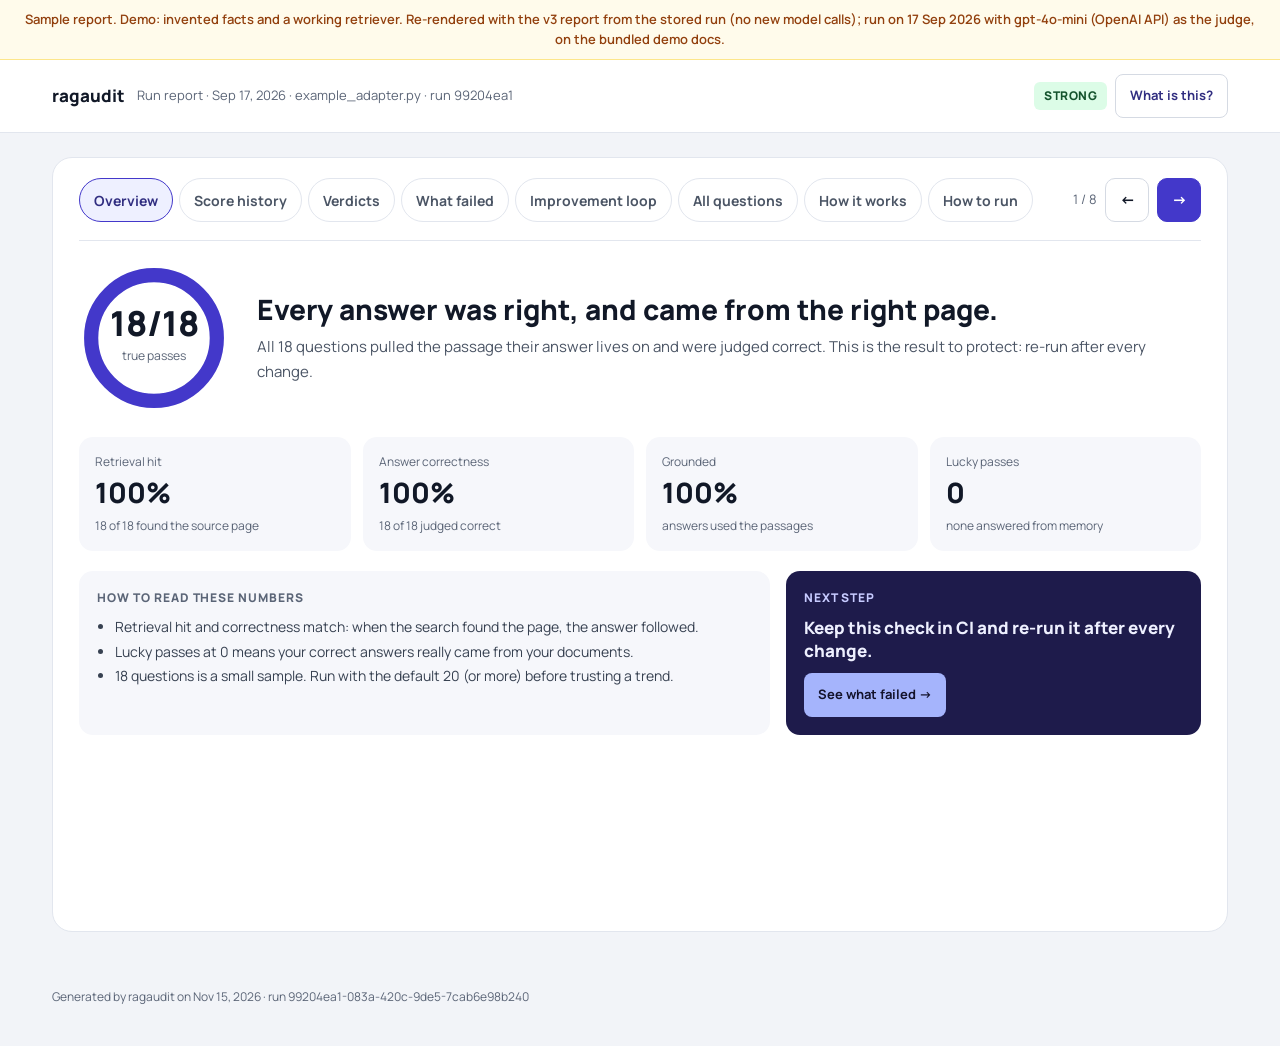
<file: docs/sample-report-healthy.html>
<!DOCTYPE html>
<html lang="en" class="no-js">
<head>
<meta charset="utf-8">
<meta name="viewport" content="width=device-width, initial-scale=1">
<title>ragaudit report · Sep 17, 2026</title>
<link rel="preconnect" href="https://fonts.googleapis.com">
<link rel="preconnect" href="https://fonts.gstatic.com" crossorigin>
<link rel="stylesheet" href="https://fonts.googleapis.com/css2?family=Manrope:wght@400;500;600;700;800&amp;family=JetBrains+Mono:wght@400;500&amp;display=swap">
<style>
/* ragaudit design system: tokens and shared components.
   Canonical source. The report inlines it; the website links a synced copy
   (docs/assets/ragaudit.css, written by scripts/sync_site.py). */
:root {
  --page: #F2F4F8;
  --card: #FFFFFF;
  --border: #E2E6EE;
  --border-strong: #D5DAE3;
  --soft: #F6F7FB;
  --text: #111827;
  --text-2: #374151;
  --body: #4B5565;
  --muted: #5B6577;
  --indigo: #4338CA;
  --indigo-dark: #312E81;
  --deep: #1E1B4B;
  --deep-2: #2E2A6B;
  --night: #13122B;
  --night-border: #34316A;
  --tint: #EEF0FF;
  --tint-2: #E0E7FF;
  --lilac: #A5B4FC;
  --lilac-text: #C7CBFF;
  --on-deep: #EEF0FF;
  --on-deep-2: #D9DCFF;
  --amber: #F59E0B;
  --amber-line: #D97706;
  --amber-tint: #FEF3C7;
  --amber-soft: #FFFBEB;
  --amber-border: #FDE68A;
  --amber-text: #92400E;
  --amber-text-2: #78350F;
  --ring: #E6E8F5;
  --good: #15803D;
  --good-tint: #DCFCE7;
  --good-text: #14532D;
  --bad: #B91C1C;
  --grey-count: #5F6878;
  --font: Manrope, system-ui, -apple-system, "Segoe UI", Roboto, sans-serif;
  --mono: "JetBrains Mono", ui-monospace, SFMono-Regular, Menlo, Consolas, monospace;
}
* { box-sizing: border-box; }
html { -webkit-text-size-adjust: 100%; }
body { margin: 0; background: var(--page); color: var(--text); font-family: var(--font); line-height: 1.5; }
a { color: var(--indigo); }
a:hover { color: var(--indigo-dark); }
code, pre, .mono { font-family: var(--mono); }
h1, h2, h3 { margin: 0; }
button { font: inherit; }
:focus-visible { outline: 3px solid var(--indigo); outline-offset: 2px; }
.muted { color: var(--muted); }
.eyebrow { font-size: 12px; font-weight: 800; letter-spacing: 0.08em; }
.eyebrow.indigo { color: var(--indigo); }
.eyebrow.amber { color: var(--amber-text); }
.sr-only { position: absolute; width: 1px; height: 1px; padding: 0; margin: -1px; overflow: hidden; clip: rect(0 0 0 0); white-space: nowrap; border: 0; }

/* buttons */
.btn { display: inline-flex; align-items: center; justify-content: center; gap: 8px; min-height: 44px; padding: 8px 14px; border-radius: 8px; border: 1px solid var(--border-strong); background: var(--card); color: var(--indigo-dark); font-size: 13px; font-weight: 700; cursor: pointer; text-decoration: none; }
.btn:hover { border-color: var(--indigo); }
.btn-primary { background: var(--indigo); border-color: var(--indigo); color: #FFFFFF; }
.btn-primary:hover { background: var(--indigo-dark); color: #FFFFFF; }
.btn-arrow { min-width: 44px; padding: 0; font-weight: 800; font-size: 15px; color: var(--text); border-radius: 10px; }
.btn-arrow.btn-primary { color: #FFFFFF; }
.btn-small { font-size: 13px; font-weight: 600; color: var(--text); }
.btn-big { min-height: 48px; padding: 12px 20px; font-size: 15px; border-radius: 10px; font-weight: 800; }
.btn-ghost-big { min-height: 48px; padding: 12px 20px; font-size: 15px; border-radius: 10px; color: var(--text); }
.btn-lilac { background: var(--lilac); border: none; color: var(--night); align-self: flex-start; }
.btn-lilac:hover { background: var(--tint-2); color: var(--night); }

/* badges */
.badge { padding: 5px 10px; border-radius: 6px; font-size: 12px; font-weight: 800; letter-spacing: 0.04em; }
.badge-needs_work { background: var(--amber-tint); color: var(--amber-text); }
.badge-good { background: var(--tint); color: var(--indigo-dark); }
.badge-strong { background: var(--good-tint); color: var(--good-text); }

/* pill tabs */
.tabs { display: flex; flex-wrap: wrap; gap: 6px; }
.tab { min-height: 44px; padding: 8px 14px; border-radius: 999px; border: 1px solid var(--border); background: var(--card); color: var(--body); font-size: 14px; font-weight: 700; cursor: pointer; }
.tab[aria-selected="true"] { border-color: var(--indigo); background: var(--tint); color: var(--indigo-dark); }
.tab-nav { display: flex; align-items: center; gap: 8px; }
.tab-pos { font-size: 13px; color: var(--muted); }

/* layout helpers */
.row { display: flex; flex-wrap: wrap; gap: 28px; }
.row-16 { display: flex; flex-wrap: wrap; gap: 16px; }
.col-main { flex: 3 1 560px; min-width: 0; }
.col-2 { flex: 2 1 420px; min-width: 0; }
.col-side { flex: 1 1 280px; min-width: 0; display: flex; flex-direction: column; gap: 12px; }
.card-soft { background: var(--soft); border-radius: 14px; padding: 18px; }
.card-soft h3, .card-title { font-size: 15px; font-weight: 800; margin-bottom: 6px; }
.card-text { font-size: 14px; line-height: 1.6; color: var(--body); }
.card-label { font-size: 12px; font-weight: 800; letter-spacing: 0.08em; color: var(--muted); margin-bottom: 8px; }
.card-deep { background: var(--deep); color: var(--on-deep); border-radius: 14px; padding: 18px; display: flex; flex-direction: column; gap: 10px; }
.card-deep .card-label { color: var(--lilac-text); margin: 0; }
.card-deep ul { margin: 0; padding-left: 18px; font-size: 14px; line-height: 1.7; color: var(--on-deep-2); }
.card-deep code { display: block; background: var(--deep-2); border-radius: 8px; padding: 10px; font-size: 12px; overflow-x: auto; white-space: nowrap; color: var(--on-deep); }
.card-link { text-align: left; background: var(--deep); color: var(--on-deep); border: none; border-radius: 14px; padding: 18px; cursor: pointer; width: 100%; }
.card-link .card-text { color: var(--on-deep-2); }
.card-link:hover { background: var(--indigo-dark); }

/* score ring and stat cards */
.ring { flex: none; }
.stats { display: grid; grid-template-columns: repeat(4, minmax(0, 1fr)); gap: 12px; margin-bottom: 20px; }
.stat { background: var(--soft); border-radius: 14px; padding: 16px; min-width: 0; }
.stat-label, .stat-note { font-size: 12px; color: var(--muted); }
.stat-note { margin-top: 4px; }
.stat-value { font-size: 28px; font-weight: 800; }

/* verdict grid */
.verdicts { display: grid; grid-template-columns: 120px repeat(2, minmax(0, 1fr)); gap: 10px; }
.vg-col { font-size: 13px; font-weight: 800; color: var(--muted); text-align: center; align-self: end; }
.vg-row { font-size: 13px; font-weight: 800; color: var(--muted); display: flex; align-items: center; }
.cell { border-radius: 14px; padding: 18px; background: var(--soft); min-width: 0; }
.cell-head { display: flex; flex-wrap: wrap; align-items: baseline; gap: 10px; }
.cell-count { font-size: 34px; font-weight: 800; color: var(--grey-count); }
.cell-name { font-weight: 800; color: var(--text-2); }
.cell-text { font-size: 13px; line-height: 1.55; color: var(--body); margin-top: 6px; }
.cell-true_pass { background: var(--tint); }
.cell-true_pass .cell-count { color: var(--indigo); }
.cell-true_pass .cell-name, .cell-true_pass .cell-text { color: var(--indigo-dark); }
.cell.cell-hot { background: var(--amber-soft); border: 1px solid var(--amber-border); }
.cell.cell-hot .cell-count, .cell.cell-hot .cell-name { color: var(--amber-text); }
.cell.cell-hot .cell-text { color: var(--amber-text-2); }

/* chips */
.chip { display: inline-flex; align-items: center; gap: 8px; margin-top: 16px; padding: 7px 12px; border-radius: 999px; font-size: 13px; font-weight: 700; }
.chip-good { background: var(--good-tint); color: var(--good-text); }
.chip-warn { background: var(--amber-tint); color: var(--amber-text); }

/* code rows with copy buttons */
/* how to run */
.cmd-easy { border: 1px solid var(--border); border-radius: 14px; overflow: hidden; }
.cmd-easy-head { display: flex; align-items: center; gap: 12px; padding: 12px 14px; background: var(--soft); }
.cmd-n { flex: none; width: 26px; height: 26px; border-radius: 50%; background: var(--indigo); color: #FFFFFF; font-size: 13px; font-weight: 800; display: flex; align-items: center; justify-content: center; }
.cmd-what-strong { font-size: 14px; font-weight: 700; }
.cmd-easy-body { display: flex; align-items: center; gap: 12px; padding: 12px 14px; background: var(--night); }
.cmd-easy-body code { flex: 1 1 auto; min-width: 0; overflow-x: auto; white-space: nowrap; font-size: 14px; color: var(--on-deep); }
.cmd-easy-body .prompt { color: var(--lilac); }
.copy { flex: none; min-height: 44px; min-width: 88px; padding: 6px 12px; border-radius: 8px; border: 1px solid var(--border-strong); background: var(--card); color: var(--indigo-dark); font-size: 13px; font-weight: 700; cursor: pointer; }
.copy-dark { border-color: var(--night-border); background: var(--deep); color: var(--on-deep); }
.cmd-list { display: flex; flex-direction: column; gap: 8px; }
.cmd-row { display: flex; flex-wrap: wrap; align-items: center; gap: 12px; padding: 10px 12px; border: 1px solid var(--border); border-radius: 12px; }
.cmd-row code { flex: 1 1 320px; min-width: 0; overflow-x: auto; white-space: nowrap; font-size: 13px; background: var(--page); border-radius: 8px; padding: 8px 10px; color: var(--text); }
.cmd-row .cmd-what { flex: 1 1 220px; font-size: 13px; color: var(--body); min-width: 0; }
.cmd-inline { display: flex; flex-wrap: wrap; align-items: center; gap: 10px; margin-top: 10px; }
.cmd-inline code { flex: 1 1 260px; min-width: 0; overflow-x: auto; white-space: nowrap; font-size: 13px; background: var(--card); border: 1px solid var(--border); border-radius: 8px; padding: 10px; }

/* slides */
.slides { width: 100%; font-family: var(--font); }
.slides-inner { width: 100%; padding: 18px; border-radius: 16px; background: var(--card); border: 1px solid var(--border); }
.slides-top { display: flex; align-items: center; justify-content: space-between; gap: 12px; margin-bottom: 12px; }
.slide { margin: 0; }
.js .slide[hidden] { display: none; }
.no-js .slide[hidden] { display: none; }
.slide-svg { display: block; width: 100%; height: auto; background: var(--soft); border: 1px solid var(--border); border-radius: 12px; }
.slide-caption { display: block; margin-top: 14px; min-height: 64px; }
.slide-title { display: block; font-size: 17px; font-weight: 800; color: var(--text); }
.slide-body { display: block; font-size: 14px; line-height: 1.55; margin-top: 4px; color: var(--muted); }
.slides-nav { display: flex; align-items: center; justify-content: space-between; gap: 12px; margin-top: 12px; }
.no-js .slides-nav, .no-js .slides-fs { display: none; }
.slide-dots { display: flex; gap: 0; flex-wrap: wrap; }
.slide-dot { width: 34px; height: 44px; padding: 0; border: none; background: transparent; cursor: pointer; display: inline-flex; align-items: center; justify-content: center; }
.slide-dot::before { content: ""; display: block; width: 10px; height: 10px; border-radius: 5px; background: #CBD2DE; transition: width 0.2s; }
.slide-dot[aria-current="true"]::before { width: 26px; background: var(--indigo); }
.slides-arrows { display: flex; gap: 8px; }
.slides.fs, .slides:fullscreen { position: fixed; inset: 0; z-index: 1000; display: flex; align-items: center; justify-content: center; padding: 32px; background: rgba(17, 16, 46, 0.92); }
.slides:fullscreen { position: static; }
.slides.fs .slides-inner, .slides:fullscreen .slides-inner { max-width: 1040px; max-height: 100%; overflow: auto; padding: 24px; border-radius: 18px; border: none; }

/* slides, dark variant (website hero): the drawings switch palette in the macro; the frame follows here */
.slides-dark .slides-inner { background: #1A1838; border-color: var(--night-border); }
.slides-dark .slide-svg { background: var(--night); border-color: var(--night-border); }
.slides-dark .eyebrow.muted, .slides-dark .slide-body { color: #BCC0E8; }
.slides-dark .slide-title { color: var(--on-deep); }
.slides-dark .btn { background: #1A1838; border-color: var(--night-border); color: var(--on-deep); }
.slides-dark .btn:hover { border-color: var(--lilac); }
.slides-dark .btn-arrow.btn-primary { background: var(--lilac); border-color: var(--lilac); color: var(--night); }
.slides-dark .slide-dot::before { background: #4A4785; }
.slides-dark .slide-dot[aria-current="true"]::before { background: var(--lilac); }
.slides-dark:focus-visible, .slides-dark :focus-visible { outline-color: var(--lilac); }
.slides-dark.fs { background: rgba(8, 7, 22, 0.94); }

@media (max-width: 720px) {
  .stats { grid-template-columns: repeat(2, minmax(0, 1fr)); }
  .verdicts { grid-template-columns: 64px repeat(2, minmax(0, 1fr)); gap: 8px; }
  .vg-col, .vg-row { font-size: 11px; }
  .cell { padding: 12px; }
  .cell-count { font-size: 26px; }
  .slides.fs { padding: 8px; }
  .slide-dot { width: 24px; }
  .slides-nav { gap: 8px; }
  .col-main, .col-2, .col-side { flex-basis: 100%; }
  .row { gap: 20px; }
}
@media (prefers-reduced-motion: reduce) {
  *, *::before, *::after { transition: none !important; animation: none !important; scroll-behavior: auto !important; }
}

/* report-only layout and widgets; the shared design system (design.css) is inlined before this. */
/* header */
.top { background: var(--card); border-bottom: 1px solid var(--border); }
.top-inner { max-width: 1240px; margin: 0 auto; padding: 14px 32px; display: flex; flex-wrap: wrap; align-items: center; justify-content: space-between; gap: 12px; }
.brand { display: flex; flex-wrap: wrap; align-items: center; gap: 12px; min-width: 0; }
.brand-name { font-weight: 800; font-size: 17px; }
.brand-meta { font-size: 13px; color: var(--muted); overflow-wrap: anywhere; }
.top-actions { display: flex; align-items: center; gap: 8px; }

main { max-width: 1240px; margin: 0 auto; padding: 24px 32px 56px; }
.scope { font-size: 13px; color: var(--body); margin: 0 0 12px; }
.report { background: var(--card); border: 1px solid var(--border); border-radius: 20px; padding: 20px 26px 28px; }

/* tab bar and panels */
.tabbar { display: flex; flex-wrap: wrap; align-items: center; justify-content: space-between; gap: 12px; padding-bottom: 18px; margin-bottom: 22px; border-bottom: 1px solid var(--border); }
.no-js .tabbar { display: none; }
.panel { min-height: 640px; }
.js .panel[hidden] { display: none; }
.no-js .panel + .panel { margin-top: 40px; padding-top: 28px; border-top: 1px solid var(--border); min-height: 0; }
.no-js .panel { min-height: 0; }
.panel-title { font-size: 22px; font-weight: 800; margin: 0 0 6px; }
.panel-lede { margin: 0 0 18px; font-size: 14px; color: var(--body); }

/* overview */
.hero { display: flex; flex-wrap: wrap; align-items: center; gap: 28px; margin-bottom: 24px; }
.hero-text { flex: 1 1 420px; min-width: 0; }
.hero h1 { margin: 0 0 8px; font-size: 28px; font-weight: 800; line-height: 1.25; }
.hero p { margin: 0; font-size: 15px; line-height: 1.65; color: var(--body); }
.reading ul { margin: 0; padding-left: 18px; font-size: 14px; line-height: 1.75; color: var(--text-2); }
.next-title { font-size: 17px; font-weight: 800; line-height: 1.35; }

/* score history */
.chart-head { display: flex; flex-wrap: wrap; justify-content: space-between; align-items: baseline; gap: 10px; margin-bottom: 6px; }
.chart-title { font-size: 16px; font-weight: 800; }
.legend { display: flex; flex-wrap: wrap; gap: 14px; font-size: 12px; color: var(--muted); }
.legend-line { display: inline-block; width: 14px; height: 3px; border-radius: 2px; vertical-align: middle; margin-right: 6px; background: var(--indigo); }
.legend-dash { display: inline-block; width: 14px; height: 0; border-top: 3px dashed var(--amber-line); vertical-align: middle; margin-right: 6px; }
.legend-mark { display: inline-block; width: 9px; height: 9px; transform: rotate(45deg); background: var(--amber); vertical-align: middle; margin-right: 7px; }
.chart-sub { font-size: 12px; color: var(--muted); margin-bottom: 8px; }
.chart svg { display: block; width: 100%; height: auto; }
.runs { display: grid; grid-template-columns: repeat(auto-fill, minmax(76px, 1fr)); gap: 6px; margin-top: 6px; }
.run-btn { text-align: center; min-height: 44px; padding: 6px 4px; border-radius: 10px; cursor: pointer; color: var(--text); background: transparent; border: 1px solid var(--border); }
.run-btn[aria-pressed="true"] { color: #FFFFFF; background: var(--indigo); border-color: var(--indigo); }
.run-btn .run-name { display: block; font-size: 13px; font-weight: 800; }
.run-btn .run-date { display: block; font-size: 11px; }
.run-detail { display: flex; flex-wrap: wrap; gap: 16px; align-items: center; margin-top: 12px; padding: 14px 16px; border-radius: 12px; background: var(--page); }
.run-detail-main { flex: 1 1 220px; min-width: 0; }
.run-detail-meta { font-size: 12px; font-weight: 700; color: var(--muted); }
.run-detail-note { font-size: 15px; font-weight: 700; margin-top: 2px; overflow-wrap: anywhere; }
.run-detail-nums { display: flex; flex-wrap: wrap; gap: 18px; font-size: 13px; }
.run-detail-nums .num { font-size: 18px; font-weight: 800; }
.run-detail-warn { flex-basis: 100%; font-size: 13px; color: var(--amber-text); }
.delta-good { color: var(--good); }
.delta-bad { color: var(--bad); }
.older { font-size: 12px; color: var(--muted); margin-top: 8px; }
.empty { background: var(--soft); border-radius: 14px; padding: 18px; margin-top: 12px; }
.empty-title { font-size: 15px; font-weight: 800; margin-bottom: 8px; }

/* what failed */
.fail-layout { display: flex; flex-wrap: wrap; gap: 24px; align-items: flex-start; }
.fail-list { flex: 1 1 240px; max-width: 320px; min-width: 0; display: flex; flex-direction: column; gap: 6px; }
.fail-item { text-align: left; min-height: 44px; padding: 10px 12px; border-radius: 12px; border: 1px solid var(--border); background: var(--card); color: var(--text); cursor: pointer; font-size: 13px; line-height: 1.4; }
.fail-item[aria-pressed="true"] { border-color: var(--indigo); background: var(--tint); }
.fail-item .fail-kind { display: block; font-size: 11px; font-weight: 800; letter-spacing: 0.06em; color: var(--amber-text); margin-bottom: 2px; }
.fail-detail-wrap { flex: 999 1 560px; min-width: 0; }
.js .fail-detail[hidden] { display: none; }
.no-js .fail-detail + .fail-detail { margin-top: 32px; }
.fail-q { font-size: 22px; font-weight: 800; margin: 0 0 16px; overflow-wrap: anywhere; }
.answers { display: grid; grid-template-columns: repeat(2, minmax(0, 1fr)); gap: 10px; margin-bottom: 16px; }
.ans { border-radius: 12px; padding: 16px; min-width: 0; }
.ans-label { font-size: 12px; font-weight: 700; }
.ans-text { font-size: 18px; font-weight: 800; overflow-wrap: anywhere; }
.ans-key { background: var(--tint); color: var(--indigo-dark); }
.ans-got { background: var(--amber-soft); border: 1px solid var(--amber-border); color: var(--amber-text); }
.ans-got.ok { background: var(--tint); border-color: var(--tint); color: var(--indigo-dark); }
.passages { display: flex; flex-direction: column; gap: 8px; }
.passage { display: flex; gap: 12px; padding: 12px 14px; border-radius: 10px; border: 1px solid var(--border); min-width: 0; }
.passage.source { border: 2px solid var(--lilac); background: #F8F9FF; }
.passage-rank { font-family: var(--mono); font-size: 12px; color: var(--muted); flex: none; }
.passage.source .passage-rank { color: var(--indigo); font-weight: 500; }
.passage-text { font-family: var(--mono); font-size: 13px; line-height: 1.6; color: var(--text-2); min-width: 0; overflow-wrap: anywhere; }
.passage-text b { color: var(--text); }
.passage-tag { margin-left: auto; font-size: 12px; font-weight: 800; color: var(--indigo); flex: none; }
.passage.gold { border-style: dashed; }
.none-note { font-size: 14px; color: var(--body); }

/* improvement loop */
.bars { display: flex; flex-direction: column; gap: 14px; }
.bar-head { display: flex; justify-content: space-between; gap: 8px; font-size: 13px; margin-bottom: 6px; }
.bar { height: 12px; border-radius: 6px; background: var(--ring); }
.bar > span { display: block; height: 12px; border-radius: 6px; }
.changes { font-family: var(--mono); font-size: 13px; line-height: 2; }
.changes div { display: flex; justify-content: space-between; gap: 12px; }
.changes .knob { color: var(--muted); overflow-wrap: anywhere; }
.sparkline { display: block; width: 100%; max-width: 280px; height: auto; margin-top: 12px; }

/* all questions */
.table-head { display: flex; flex-wrap: wrap; justify-content: space-between; align-items: baseline; gap: 12px; margin-bottom: 14px; }
.chips { display: flex; flex-wrap: wrap; gap: 6px; margin-bottom: 12px; }
.filter { min-height: 44px; padding: 6px 12px; border-radius: 999px; border: 1px solid var(--border); background: var(--card); color: var(--body); font-size: 13px; font-weight: 700; cursor: pointer; }
.filter[aria-pressed="true"] { border-color: var(--indigo); background: var(--tint); color: var(--indigo-dark); }
.table-scroll { overflow-x: auto; -webkit-overflow-scrolling: touch; border-radius: 4px; }
table.cases { width: 100%; border-collapse: collapse; font-size: 14px; min-width: 760px; }
table.cases th { text-align: left; color: var(--muted); padding: 10px 8px; font-weight: 700; border-bottom: 1px solid var(--border); }
table.cases td { padding: 13px 8px; border-bottom: 1px solid #EEF0F5; vertical-align: top; overflow-wrap: anywhere; }
table.cases tr.hot { background: var(--amber-soft); }
.v-true_pass { color: var(--indigo); font-weight: 800; }
.v-lucky_pass, .v-generation_failure, .v-retrieval_failure { color: var(--amber-text); font-weight: 800; }
.facts { display: flex; flex-wrap: wrap; gap: 8px 24px; margin-top: 18px; font-size: 13px; color: var(--muted); }

/* welcome dialog */
.welcome { position: fixed; inset: 0; z-index: 100; background: rgba(17, 16, 46, 0.72); display: flex; align-items: center; justify-content: center; padding: 32px; }
.welcome[hidden] { display: none; }
.welcome-box { position: relative; width: 100%; max-width: 1100px; max-height: 100%; overflow: auto; background: var(--card); border-radius: 22px; padding: 30px; display: flex; flex-wrap: wrap; gap: 28px; align-items: center; }
.welcome-close { position: absolute; top: 14px; right: 14px; width: 44px; height: 44px; border-radius: 50%; border: 1px solid var(--border-strong); background: var(--card); color: var(--text); cursor: pointer; display: flex; align-items: center; justify-content: center; padding: 0; z-index: 2; }
.welcome-text { flex: 1 1 300px; min-width: 0; }
.welcome-text h2 { margin: 0 0 12px; font-size: 30px; font-weight: 800; line-height: 1.2; }
.welcome-text p { margin: 0 0 14px; font-size: 15px; line-height: 1.65; color: var(--body); }
.welcome-text p:last-of-type { margin-bottom: 22px; }
.welcome-actions { display: flex; flex-wrap: wrap; gap: 10px; }
.welcome-art { flex: 1 1 480px; min-width: 0; }

.foot { max-width: 1240px; margin: 0 auto; padding: 0 32px 40px; font-size: 12px; color: var(--muted); }

@media (max-width: 720px) {
  .top-inner { padding: 12px 16px; }
  main { padding: 16px 16px 40px; }
  .foot { padding: 0 16px 32px; }
  .report { padding: 16px 14px 22px; border-radius: 16px; }
  .hero h1 { font-size: 23px; }
  .hero { gap: 18px; }
  .answers { grid-template-columns: minmax(0, 1fr); }
  .fail-list { max-width: none; }
  .welcome { padding: 12px; align-items: flex-start; }
  .welcome-box { padding: 22px 16px; gap: 18px; }
  .welcome-text h2 { font-size: 24px; padding-right: 40px; }
  .hero-text, .welcome-art, .welcome-text, .fail-detail-wrap { flex-basis: 100%; }
  .tab-nav { margin-left: auto; }
}

</style>
</head>
<body><div role="note" style="background:#FFFBEB;color:#92400E;border-bottom:1px solid #FDE68A;padding:10px 16px;font:600 13px/1.5 Manrope,system-ui,sans-serif;text-align:center">Sample report. Demo: invented facts and a working retriever. Re-rendered with the v3 report from the stored run (no new model calls); run on 17 Sep 2026 with gpt-4o-mini (OpenAI API) as the judge, on the bundled demo docs.</div>
<header class="top">
  <div class="top-inner">
    <div class="brand">
      <div class="brand-name">ragaudit</div>
      <div class="brand-meta">Run report · Sep 17, 2026 · example_adapter.py · run 99204ea1</div>
    </div>
    <div class="top-actions">
      <span class="badge badge-strong" title="STRONG: 80% or more true passes · GOOD: 60% or more · NEEDS WORK: below 60%">STRONG</span>
      <button type="button" class="btn" data-welcome-open>What is this?</button>
    </div>
  </div>
</header>

<main>
  
  <section class="report" aria-label="Report">
    <div class="tabbar">
      <div class="tabs" role="tablist" aria-label="Report sections">
        <button type="button" role="tab" id="tab-overview" data-tab="overview" aria-controls="panel-overview" aria-selected="true" tabindex="0" class="tab">Overview</button>
        <button type="button" role="tab" id="tab-history" data-tab="history" aria-controls="panel-history" aria-selected="false" tabindex="-1" class="tab">Score history</button>
        <button type="button" role="tab" id="tab-verdicts" data-tab="verdicts" aria-controls="panel-verdicts" aria-selected="false" tabindex="-1" class="tab">Verdicts</button>
        <button type="button" role="tab" id="tab-failed" data-tab="failed" aria-controls="panel-failed" aria-selected="false" tabindex="-1" class="tab">What failed</button>
        <button type="button" role="tab" id="tab-loop" data-tab="loop" aria-controls="panel-loop" aria-selected="false" tabindex="-1" class="tab">Improvement loop</button>
        <button type="button" role="tab" id="tab-questions" data-tab="questions" aria-controls="panel-questions" aria-selected="false" tabindex="-1" class="tab">All questions</button>
        <button type="button" role="tab" id="tab-how" data-tab="how" aria-controls="panel-how" aria-selected="false" tabindex="-1" class="tab">How it works</button>
        <button type="button" role="tab" id="tab-run" data-tab="run" aria-controls="panel-run" aria-selected="false" tabindex="-1" class="tab">How to run</button>
      </div>
      <div class="tab-nav">
        <span class="tab-pos" data-tab-pos>1 / 8</span>
        <button type="button" class="btn btn-arrow" data-tab-prev aria-label="Previous section">←</button>
        <button type="button" class="btn btn-arrow btn-primary" data-tab-next aria-label="Next section">→</button>
      </div>
    </div>

    
    <div class="panel" role="tabpanel" id="panel-overview" aria-labelledby="tab-overview">
      <div class="hero">
        <svg class="ring" width="150" height="150" viewBox="0 0 148 148" role="img" aria-label="18 of 18 true passes">
          <circle cx="74" cy="74" r="62" fill="none" stroke="#E6E8F5" stroke-width="14"></circle>
          <circle cx="74" cy="74" r="62" fill="none" stroke="#4338CA" stroke-width="14" stroke-linecap="round" stroke-dasharray="389.6 389.6" transform="rotate(-90 74 74)"></circle>
          <text x="74" y="72" text-anchor="middle" font-family="Manrope, system-ui, sans-serif" font-size="34" font-weight="800" fill="#111827">18/18</text>
          <text x="74" y="96" text-anchor="middle" font-family="Manrope, system-ui, sans-serif" font-size="12" fill="#5B6577">true passes</text>
        </svg>
        <div class="hero-text">
          <h1>Every answer was right, and came from the right page.</h1>
          <p>All 18 questions pulled the passage their answer lives on and were judged correct. This is the result to protect: re-run after every change.</p>
        </div>
      </div>
      <div class="stats">
        
        <div class="stat"><div class="stat-label">Retrieval hit</div><div class="stat-value">100%</div><div class="stat-note">18 of 18 found the source page</div></div>
        
        <div class="stat"><div class="stat-label">Answer correctness</div><div class="stat-value">100%</div><div class="stat-note">18 of 18 judged correct</div></div>
        
        <div class="stat"><div class="stat-label">Grounded</div><div class="stat-value">100%</div><div class="stat-note">answers used the passages</div></div>
        
        <div class="stat"><div class="stat-label">Lucky passes</div><div class="stat-value">0</div><div class="stat-note">none answered from memory</div></div>
        
      </div>
      <div class="row-16">
        <div class="card-soft reading col-2">
          <div class="card-label">HOW TO READ THESE NUMBERS</div>
          <ul><li>Retrieval hit and correctness match: when the search found the page, the answer followed.</li><li>Lucky passes at 0 means your correct answers really came from your documents.</li><li>18 questions is a small sample. Run with the default 20 (or more) before trusting a trend.</li></ul>
        </div>
        <div class="card-deep col-side">
          <div class="card-label">NEXT STEP</div>
          <div class="next-title">Keep this check in CI and re-run it after every change.</div>
          <button type="button" class="btn btn-lilac" data-goto="failed">See what failed →</button>
        </div>
      </div>
    </div>

    
    <div class="panel" role="tabpanel" id="panel-history" aria-labelledby="tab-history" hidden>
      <h2 class="sr-only">Score history</h2>
      <div class="row">
        <div class="col-main chart" data-chart>
          
          <div class="chart-head">
            <div class="chart-title">Score history</div>
            <div class="legend">
              <span><span class="legend-line" aria-hidden="true"></span>true pass</span>
              <span><span class="legend-dash" aria-hidden="true"></span>retrieval hit</span>
              
            </div>
          </div>
          
          <div class="empty">
            <div class="empty-title">No runs recorded for this project yet</div>
            <div class="card-text">Runs from <code>ragaudit check</code> and <code>ragaudit improve</code> are saved in a .ragaudit folder next to your documents and drawn here.</div>
            <div class="cmd-inline"><code>ragaudit check --docs ./docs --adapter demo/example_adapter.py</code><button type="button" class="copy" data-copy="ragaudit check --docs ./docs --adapter demo/example_adapter.py" aria-label="Copy command: ragaudit check --docs ./docs --adapter demo/example_adapter.py">Copy</button></div>
          </div>
          
        </div>
        <div class="col-side">
          <div class="card-soft"><div class="card-label">WHERE THIS COMES FROM</div><div class="card-text">Every check is saved in your project folder, so each new report draws every earlier run.</div></div>
          <div class="card-soft"><div class="card-label">FAIR COMPARISONS</div><div class="card-text">Runs reuse the same questions while your documents stay the same. Runs where documents changed are marked.</div></div>
          <div class="card-soft"><div class="card-label">READING A DIP</div><div class="card-text">A drop right after new documents usually means look-alike pages now compete. Try raising top-k or adding re-ranking.</div></div>
        </div>
      </div>
    </div>

    
    <div class="panel" role="tabpanel" id="panel-verdicts" aria-labelledby="tab-verdicts" hidden>
      <h2 class="panel-title">Verdicts: two checks, crossed</h2>
      <p class="panel-lede">Each question is judged on retrieval and on the answer separately. Where it lands tells you what to fix.</p>
      <div class="verdicts">
        <div></div>
        <div class="vg-col">FOUND THE PAGE</div>
        <div class="vg-col">MISSED THE PAGE</div>
        <div class="vg-row">RIGHT ANSWER</div>
        <div class="cell cell-true_pass"><div class="cell-head"><span class="cell-count">18</span><span class="cell-name">True pass</span></div><div class="cell-text">Worked end to end. This is the number to protect when you change anything.</div></div>
        <div class="cell"><div class="cell-head"><span class="cell-count">0</span><span class="cell-name">Lucky pass</span></div><div class="cell-text">Right answer from the wrong page: the model guessed from memory. Each one is re-asked with no pages to confirm.</div></div>
        <div class="vg-row">WRONG ANSWER</div>
        <div class="cell"><div class="cell-head"><span class="cell-count">0</span><span class="cell-name">Generation failure</span></div><div class="cell-text">The page was there and the model still got it wrong. Fix the prompt, passage length or model.</div></div>
        <div class="cell"><div class="cell-head"><span class="cell-count">0</span><span class="cell-name">Retrieval failure</span></div><div class="cell-text">Wrong page, wrong answer. Fix chunking, embeddings or top-k.</div></div>
      </div>
    </div>

    
    <div class="panel" role="tabpanel" id="panel-failed" aria-labelledby="tab-failed" hidden>
      
      <h2 class="panel-title">Nothing failed.</h2>
      <p class="panel-lede">Protect this: re-run after every change.</p>
      <div class="empty"><div class="cmd-inline"><code>ragaudit check --docs ./docs --adapter demo/example_adapter.py --note &#34;what you changed&#34;</code><button type="button" class="copy" data-copy="ragaudit check --docs ./docs --adapter demo/example_adapter.py --note &#34;what you changed&#34;" aria-label="Copy command: ragaudit check --docs ./docs --adapter demo/example_adapter.py --note &#34;what you changed&#34;">Copy</button></div></div>
      
    </div>

    
    <div class="panel" role="tabpanel" id="panel-loop" aria-labelledby="tab-loop" hidden>
      
      
      <h2 class="panel-title">Self-improvement loop</h2>
      <p class="panel-lede">ragaudit improve tries different settings on practice questions and keeps whatever scores better. It then scores your old and new settings once on a locked final exam, so you can see whether the gain is real.</p>
      <div class="empty"><div class="empty-title">No improvement run for this project yet</div><div class="cmd-inline"><code>ragaudit improve --docs ./docs --adapter demo/example_adapter.py</code><button type="button" class="copy" data-copy="ragaudit improve --docs ./docs --adapter demo/example_adapter.py" aria-label="Copy command: ragaudit improve --docs ./docs --adapter demo/example_adapter.py">Copy</button></div></div>
      
    </div>

    
    <div class="panel" role="tabpanel" id="panel-questions" aria-labelledby="tab-questions" hidden>
      <div class="table-head">
        <h2 class="panel-title" style="margin: 0">All 18 questions</h2>
        <div class="muted" style="font-size: 13px">matched by chunk id</div>
      </div>
      
      <div class="table-scroll" tabindex="0" aria-label="All questions table, scrolls sideways">
        <table class="cases">
          <thead><tr><th scope="col">Question</th><th scope="col" style="width: 150px">Key</th><th scope="col" style="width: 170px">Answered</th><th scope="col" style="width: 60px">Rank</th><th scope="col" style="width: 160px">Verdict</th></tr></thead>
          <tbody>
            
            <tr data-case="true_pass"><td>What is the uptime guarantee provided by the Enterprise SLA Addendum?</td><td>99.9% measured monthly</td><td>The uptime guarantee provided by the Enterprise SLA Addendum is 99.9% measured monthly.</td><td>#1</td><td class="v-true_pass">True pass</td></tr>
            
            <tr data-case="true_pass"><td>How many automated test cases does the hardware regression suite run?</td><td>212</td><td>The hardware regression suite runs 212 automated test cases.</td><td>#1</td><td class="v-true_pass">True pass</td></tr>
            
            <tr data-case="true_pass"><td>Who is the first point of contact for suspected security incidents at Thistlewick Robotics?</td><td>The on-call security lead.</td><td>The first point of contact for suspected security incidents at Thistlewick Robotics is the on-call security lead.</td><td>#1</td><td class="v-true_pass">True pass</td></tr>
            
            <tr data-case="true_pass"><td>What is the name of the travel booking tool at Thistlewick Robotics?</td><td>Farroute</td><td>The name of the travel booking tool at Thistlewick Robotics is Farroute.</td><td>#1</td><td class="v-true_pass">True pass</td></tr>
            
            <tr data-case="true_pass"><td>When was the Emberloop EL-6 discontinued?</td><td>March 2023</td><td>The Emberloop EL-6 was discontinued in March 2023.</td><td>#1</td><td class="v-true_pass">True pass</td></tr>
            
            <tr data-case="true_pass"><td>How many concurrent calibration channels can the EL-7 support per rig?</td><td>14 concurrent calibration channels</td><td>The EL-7 can support a maximum of 14 concurrent calibration channels per rig.</td><td>#1</td><td class="v-true_pass">True pass</td></tr>
            
            <tr data-case="true_pass"><td>How long does Thistlewick Robotics retain customer telemetry data from Emberloop units if no add-on is chosen?</td><td>18 months</td><td>Thistlewick Robotics retains customer telemetry data from Emberloop units for 18 months if no add-on is chosen.</td><td>#1</td><td class="v-true_pass">True pass</td></tr>
            
            <tr data-case="true_pass"><td>Who is the founder and CEO of Thistlewick Robotics?</td><td>Mira Oyelaran</td><td>The founder and CEO of Thistlewick Robotics is Mira Oyelaran.</td><td>#1</td><td class="v-true_pass">True pass</td></tr>
            
            <tr data-case="true_pass"><td>What is the response time guarantee for Anchorline support?</td><td>8-hour response during business hours.</td><td>The response time guarantee for Anchorline support is 8 hours during business hours.</td><td>#1</td><td class="v-true_pass">True pass</td></tr>
            
            <tr data-case="true_pass"><td>What is the cap for meals during business travel?</td><td>45 dollars per day</td><td>The cap for meals during business travel is 45 dollars per day.</td><td>#1</td><td class="v-true_pass">True pass</td></tr>
            
            <tr data-case="true_pass"><td>What is the first response time required for an Inferno-tier incident?</td><td>12 minutes</td><td>The first response time required for an Inferno-tier incident is within 12 minutes of being declared.</td><td>#1</td><td class="v-true_pass">True pass</td></tr>
            
            <tr data-case="true_pass"><td>Which sales territory has a dedicated field sales team?</td><td>Callendra Metro</td><td>Callendra Metro has a dedicated field sales team.</td><td>#1</td><td class="v-true_pass">True pass</td></tr>
            
            <tr data-case="true_pass"><td>What is the internal booking tool that must be used for business travel at Thistlewick Robotics?</td><td>Farroute</td><td>The internal booking tool that must be used for business travel at Thistlewick Robotics is Farroute.</td><td>#1</td><td class="v-true_pass">True pass</td></tr>
            
            <tr data-case="true_pass"><td>What is the maximum continuous torque of the Emberloop EL-7?</td><td>38 newton-meters</td><td>The maximum continuous torque of the Emberloop EL-7 is 38 newton-meters.</td><td>#1</td><td class="v-true_pass">True pass</td></tr>
            
            <tr data-case="true_pass"><td>How often does Thistlewick Robotics ship firmware updates?</td><td>every 6 weeks</td><td>Thistlewick Robotics ships firmware updates every 6 weeks.</td><td>#1</td><td class="v-true_pass">True pass</td></tr>
            
            <tr data-case="true_pass"><td>What happens to an employee&#39;s IT access after they leave Thistlewick Robotics?</td><td>IT access is revoked within 4 hours of the employee&#39;s last day being confirmed.</td><td>An employee&#39;s IT access is revoked within 4 hours of their last day being confirmed.</td><td>#1</td><td class="v-true_pass">True pass</td></tr>
            
            <tr data-case="true_pass"><td>How long does the Kindlepath Program last?</td><td>21 business days</td><td>The Kindlepath Program lasts for 21 business days.</td><td>#1</td><td class="v-true_pass">True pass</td></tr>
            
            <tr data-case="true_pass"><td>What are the two levels of certification in the Ironclasp Certification Program?</td><td>Ironclasp Associate and Ironclasp Master.</td><td>The two levels of certification in the Ironclasp Certification Program are Ironclasp Associate and Ironclasp Master.</td><td>#1</td><td class="v-true_pass">True pass</td></tr>
            
          </tbody>
        </table>
      </div>
      <div class="facts"><span>Ablation: skipped, no lucky passes</span><span>Judge parse failures: 0</span><span>matched by chunk id</span></div>
    </div>

    
    <div class="panel" role="tabpanel" id="panel-how" aria-labelledby="tab-how" hidden>
      <h2 class="sr-only">How it works</h2>
      <div class="row" style="align-items: flex-start">
        <div class="col-main">
<div class="slides" data-slides id="how-slides">
<div class="slides-inner">
<div class="slides-top">
<div class="eyebrow muted">HOW IT WORKS · <span data-slide-label>1 / 6</span></div>
<button type="button" class="btn btn-small slides-fs" data-slide-fs aria-label="Open pictures full screen"><svg width="16" height="16" viewBox="0 0 16 16" fill="none" stroke="currentColor" stroke-width="1.6" stroke-linecap="round" aria-hidden="true"><path d="M2 6V2h4M10 2h4v4M14 10v4h-4M6 14H2v-4"></path></svg><span data-slide-fs-text>Full screen</span></button>
</div>
<div class="slides-stage">
<figure class="slide" data-slide="0">
<svg viewBox="0 0 640 340" class="slide-svg" role="img" aria-label="Three document pages turn into three quiz cards, each pinned to a page number">
<rect x="94" y="54" width="150" height="196" rx="10" fill="#FFFFFF" stroke="#CBD2DE" stroke-width="2"></rect>
<rect x="82" y="66" width="150" height="196" rx="10" fill="#FFFFFF" stroke="#CBD2DE" stroke-width="2"></rect>
<rect x="70" y="78" width="150" height="196" rx="10" fill="#FFFFFF" stroke="#CBD2DE" stroke-width="2"></rect>
<rect x="90" y="102" width="90" height="10" rx="5" fill="#4338CA"></rect>
<rect x="90" y="126" width="110" height="7" rx="3.5" fill="#CBD2DE"></rect>
<rect x="90" y="142" width="100" height="7" rx="3.5" fill="#CBD2DE"></rect>
<rect x="90" y="158" width="112" height="7" rx="3.5" fill="#CBD2DE"></rect>
<rect x="90" y="174" width="80" height="7" rx="3.5" fill="#CBD2DE"></rect>
<rect x="90" y="198" width="106" height="7" rx="3.5" fill="#CBD2DE"></rect>
<rect x="90" y="214" width="94" height="7" rx="3.5" fill="#CBD2DE"></rect>
<text x="145" y="304" text-anchor="middle" font-family="Manrope, system-ui, sans-serif" font-size="15" font-weight="700" fill="#111827">your docs</text>
<path d="M268 170h66" stroke="#4338CA" stroke-width="4" stroke-linecap="round"></path>
<path d="M322 158l14 12-14 12" fill="none" stroke="#4338CA" stroke-width="4" stroke-linecap="round" stroke-linejoin="round"></path>
<rect x="370" y="58" width="210" height="64" rx="12" fill="#E0E7FF"></rect>
<text x="390" y="96" font-family="Manrope, system-ui, sans-serif" font-size="18" font-weight="800" fill="#4338CA">Q1</text>
<rect x="426" y="84" width="86" height="8" rx="4" fill="#A5B4FC"></rect>
<rect x="522" y="78" width="44" height="22" rx="11" fill="#4338CA"></rect>
<text x="544" y="94" text-anchor="middle" font-family="Manrope, system-ui, sans-serif" font-size="12" font-weight="700" fill="#FFFFFF">p.2</text>
<rect x="370" y="138" width="210" height="64" rx="12" fill="#E0E7FF"></rect>
<text x="390" y="176" font-family="Manrope, system-ui, sans-serif" font-size="18" font-weight="800" fill="#4338CA">Q2</text>
<rect x="426" y="164" width="70" height="8" rx="4" fill="#A5B4FC"></rect>
<rect x="522" y="158" width="44" height="22" rx="11" fill="#4338CA"></rect>
<text x="544" y="174" text-anchor="middle" font-family="Manrope, system-ui, sans-serif" font-size="12" font-weight="700" fill="#FFFFFF">p.5</text>
<rect x="370" y="218" width="210" height="64" rx="12" fill="#E0E7FF"></rect>
<text x="390" y="256" font-family="Manrope, system-ui, sans-serif" font-size="18" font-weight="800" fill="#4338CA">Q3</text>
<rect x="426" y="244" width="80" height="8" rx="4" fill="#A5B4FC"></rect>
<rect x="522" y="238" width="44" height="22" rx="11" fill="#4338CA"></rect>
<text x="544" y="254" text-anchor="middle" font-family="Manrope, system-ui, sans-serif" font-size="12" font-weight="700" fill="#FFFFFF">p.9</text>
<text x="475" y="314" text-anchor="middle" font-family="Manrope, system-ui, sans-serif" font-size="15" font-weight="700" fill="#111827">a quiz, each answer pinned to its page</text>
</svg>
<figcaption class="slide-caption"><span class="slide-title">Your documents become a quiz</span><span class="slide-body">ragaudit writes questions from your files and pins each answer to the page it came from.</span></figcaption>
</figure>
<figure class="slide" data-slide="1" hidden>
<svg viewBox="0 0 640 340" class="slide-svg" role="img" aria-label="A magnifying glass finds the pinned page among five pages and marks it with a check">
<rect x="54" y="96" width="84" height="112" rx="8" fill="#FFFFFF" stroke="#CBD2DE" stroke-width="2"></rect>
<rect x="160" y="96" width="84" height="112" rx="8" fill="#FFFFFF" stroke="#CBD2DE" stroke-width="2"></rect>
<rect x="266" y="96" width="84" height="112" rx="8" fill="#E0E7FF" stroke="#4338CA" stroke-width="3"></rect>
<rect x="372" y="96" width="84" height="112" rx="8" fill="#FFFFFF" stroke="#CBD2DE" stroke-width="2"></rect>
<rect x="478" y="96" width="84" height="112" rx="8" fill="#FFFFFF" stroke="#CBD2DE" stroke-width="2"></rect>
<rect x="280" y="116" width="44" height="8" rx="4" fill="#4338CA"></rect>
<rect x="280" y="134" width="56" height="6" rx="3" fill="#A5B4FC"></rect>
<rect x="280" y="148" width="50" height="6" rx="3" fill="#A5B4FC"></rect>
<rect x="280" y="162" width="54" height="6" rx="3" fill="#A5B4FC"></rect>
<text x="308" y="196" text-anchor="middle" font-family="Manrope, system-ui, sans-serif" font-size="12" font-weight="800" fill="#4338CA">p.5</text>
<circle cx="308" cy="152" r="76" fill="none" stroke="#1E1B4B" stroke-width="8"></circle>
<path d="M362 206l52 52" stroke="#1E1B4B" stroke-width="16" stroke-linecap="round"></path>
<circle cx="368" cy="86" r="20" fill="#4338CA"></circle>
<path d="M359 86l6 7 12-14" fill="none" stroke="#FFFFFF" stroke-width="4" stroke-linecap="round" stroke-linejoin="round"></path>
<rect x="150" y="282" width="340" height="38" rx="19" fill="#FFFFFF" stroke="#E2E6EE" stroke-width="2"></rect>
<text x="320" y="307" text-anchor="middle" font-family="Manrope, system-ui, sans-serif" font-size="15" font-weight="700" fill="#111827">Q2 pinned to p.5 · search returned p.5 ✓</text>
</svg>
<figcaption class="slide-caption"><span class="slide-title">Check 1: did it find the right page?</span><span class="slide-body">We look at what your search returned. If the pinned page is in there, that is a hit.</span></figcaption>
</figure>
<figure class="slide" data-slide="2" hidden>
<svg viewBox="0 0 640 340" class="slide-svg" role="img" aria-label="The answer key says 20, the pipeline said 5, and the judge marks it wrong">
<rect x="60" y="66" width="220" height="132" rx="18" fill="#E0E7FF"></rect>
<path d="M110 198l-6 30 30-30z" fill="#E0E7FF"></path>
<text x="84" y="104" font-family="Manrope, system-ui, sans-serif" font-size="15" font-weight="700" fill="#4338CA">answer key</text>
<text x="84" y="170" font-family="Manrope, system-ui, sans-serif" font-size="58" font-weight="800" fill="#4338CA">20</text>
<rect x="360" y="66" width="220" height="132" rx="18" fill="#FEF3C7" stroke="#F59E0B" stroke-width="3"></rect>
<path d="M530 198l6 30-30-30z" fill="#FEF3C7"></path>
<text x="384" y="104" font-family="Manrope, system-ui, sans-serif" font-size="15" font-weight="700" fill="#92400E">your pipeline said</text>
<text x="384" y="170" font-family="Manrope, system-ui, sans-serif" font-size="58" font-weight="800" fill="#92400E">5</text>
<text x="320" y="152" text-anchor="middle" font-family="Manrope, system-ui, sans-serif" font-size="44" font-weight="800" fill="#5B6577">≠</text>
<rect x="200" y="258" width="240" height="44" rx="22" fill="#1E1B4B"></rect>
<text x="320" y="286" text-anchor="middle" font-family="Manrope, system-ui, sans-serif" font-size="16" font-weight="700" fill="#FFFFFF">judge model: wrong ✕</text>
</svg>
<figcaption class="slide-caption"><span class="slide-title">Check 2: was the answer right?</span><span class="slide-body">A separate judge model compares your pipeline’s answer to the answer key.</span></figcaption>
</figure>
<figure class="slide" data-slide="3" hidden>
<svg viewBox="0 0 640 340" class="slide-svg" role="img" aria-label="A two by two grid: true pass, lucky pass highlighted, generation failure and retrieval failure">
<text x="250" y="42" text-anchor="middle" font-family="Manrope, system-ui, sans-serif" font-size="14" font-weight="700" fill="#5B6577">found the page</text>
<text x="440" y="42" text-anchor="middle" font-family="Manrope, system-ui, sans-serif" font-size="14" font-weight="700" fill="#5B6577">missed the page</text>
<text x="148" y="116" text-anchor="end" font-family="Manrope, system-ui, sans-serif" font-size="14" font-weight="700" fill="#5B6577">right</text>
<text x="148" y="246" text-anchor="end" font-family="Manrope, system-ui, sans-serif" font-size="14" font-weight="700" fill="#5B6577">wrong</text>
<rect x="160" y="56" width="180" height="118" rx="14" fill="#E0E7FF"></rect>
<text x="250" y="112" text-anchor="middle" font-family="Manrope, system-ui, sans-serif" font-size="19" font-weight="800" fill="#4338CA">true pass</text>
<text x="250" y="138" text-anchor="middle" font-family="Manrope, system-ui, sans-serif" font-size="13" fill="#4338CA">it worked</text>
<rect x="350" y="56" width="180" height="118" rx="14" fill="#FEF3C7" stroke="#F59E0B" stroke-width="3"></rect>
<text x="440" y="112" text-anchor="middle" font-family="Manrope, system-ui, sans-serif" font-size="19" font-weight="800" fill="#92400E">lucky pass</text>
<text x="440" y="138" text-anchor="middle" font-family="Manrope, system-ui, sans-serif" font-size="13" fill="#92400E">guessed from memory</text>
<path d="M520 46l5 11 12 1-9 8 3 12-11-6-11 6 3-12-9-8 12-1z" fill="#F59E0B"></path>
<rect x="160" y="184" width="180" height="118" rx="14" fill="#FFFFFF" stroke="#CBD2DE" stroke-width="2"></rect>
<text x="250" y="240" text-anchor="middle" font-family="Manrope, system-ui, sans-serif" font-size="17" font-weight="800" fill="#111827">generation fail</text>
<text x="250" y="266" text-anchor="middle" font-family="Manrope, system-ui, sans-serif" font-size="13" fill="#5B6577">fix the prompt</text>
<rect x="350" y="184" width="180" height="118" rx="14" fill="#FFFFFF" stroke="#CBD2DE" stroke-width="2"></rect>
<text x="440" y="240" text-anchor="middle" font-family="Manrope, system-ui, sans-serif" font-size="17" font-weight="800" fill="#111827">retrieval fail</text>
<text x="440" y="266" text-anchor="middle" font-family="Manrope, system-ui, sans-serif" font-size="13" fill="#5B6577">fix the search</text>
</svg>
<figcaption class="slide-caption"><span class="slide-title">Two checks, four verdicts</span><span class="slide-body">A lucky pass is a right answer from the wrong page. Most tests count it as a win; ragaudit flags it.</span></figcaption>
</figure>
<figure class="slide" data-slide="4" hidden>
<svg viewBox="0 0 640 340" class="slide-svg" role="img" aria-label="Practice questions feed a tuning loop that keeps better settings, while a locked final exam is opened once at the end">
<rect x="66" y="96" width="140" height="96" rx="12" fill="#E0E7FF" stroke="#A5B4FC" stroke-width="2"></rect>
<rect x="58" y="108" width="140" height="96" rx="12" fill="#E0E7FF" stroke="#A5B4FC" stroke-width="2"></rect>
<rect x="50" y="120" width="140" height="96" rx="12" fill="#FFFFFF" stroke="#4338CA" stroke-width="2"></rect>
<text x="120" y="162" text-anchor="middle" font-family="Manrope, system-ui, sans-serif" font-size="17" font-weight="800" fill="#4338CA">practice</text>
<text x="120" y="186" text-anchor="middle" font-family="Manrope, system-ui, sans-serif" font-size="13" fill="#5B6577">7 of 10 questions</text>
<path d="M200 168h44" stroke="#4338CA" stroke-width="4" stroke-linecap="round"></path>
<circle cx="320" cy="168" r="62" fill="none" stroke="#4338CA" stroke-width="6" stroke-dasharray="300 90"></circle>
<path d="M366 120l14 -4 -4 14" fill="none" stroke="#4338CA" stroke-width="6" stroke-linecap="round" stroke-linejoin="round"></path>
<text x="320" y="162" text-anchor="middle" font-family="Manrope, system-ui, sans-serif" font-size="16" font-weight="800" fill="#111827">try a setting</text>
<text x="320" y="184" text-anchor="middle" font-family="Manrope, system-ui, sans-serif" font-size="13" fill="#5B6577">keep it if better</text>
<text x="320" y="262" text-anchor="middle" font-family="Manrope, system-ui, sans-serif" font-size="13" font-weight="700" fill="#5B6577">chunk size · top-k · re-rank</text>
<rect x="444" y="96" width="140" height="132" rx="14" fill="#1E1B4B"></rect>
<rect x="497" y="144" width="34" height="28" rx="5" fill="#F59E0B"></rect>
<path d="M503 144v-10a11 11 0 0 1 22 0v10" fill="none" stroke="#F59E0B" stroke-width="5"></path>
<text x="514" y="200" text-anchor="middle" font-family="Manrope, system-ui, sans-serif" font-size="15" font-weight="800" fill="#FFFFFF">final exam</text>
<text x="514" y="218" text-anchor="middle" font-family="Manrope, system-ui, sans-serif" font-size="12" fill="#FFFFFF">locked · 3 of 10</text>
<text x="514" y="262" text-anchor="middle" font-family="Manrope, system-ui, sans-serif" font-size="13" font-weight="700" fill="#5B6577">opened once, at the end</text>
<rect x="130" y="290" width="380" height="36" rx="18" fill="#FFFFFF" stroke="#E2E6EE" stroke-width="2"></rect>
<text x="320" y="314" text-anchor="middle" font-family="Manrope, system-ui, sans-serif" font-size="14" font-weight="700" fill="#111827">practice high, exam low = it memorised, alarm rings</text>
</svg>
<figcaption class="slide-caption"><span class="slide-title">Then it gets better on its own</span><span class="slide-body">ragaudit tune tries settings on practice questions and keeps what scores better. A locked final exam is opened once, so the score can’t be faked.</span></figcaption>
</figure>
<figure class="slide" data-slide="5" hidden>
<svg viewBox="0 0 640 340" class="slide-svg" role="img" aria-label="New pages get new questions, old pages get a few spot checks, deleted pages have their questions retired">
<rect x="70" y="40" width="56" height="70" rx="7" fill="#E0E7FF" stroke="#4338CA" stroke-width="2"></rect>
<rect x="140" y="40" width="56" height="70" rx="7" fill="#E0E7FF" stroke="#4338CA" stroke-width="2"></rect>
<rect x="74" y="30" width="40" height="18" rx="9" fill="#4338CA"></rect>
<text x="94" y="43" text-anchor="middle" font-family="Manrope, system-ui, sans-serif" font-size="10" font-weight="800" fill="#FFFFFF">NEW</text>
<rect x="144" y="30" width="40" height="18" rx="9" fill="#4338CA"></rect>
<text x="164" y="43" text-anchor="middle" font-family="Manrope, system-ui, sans-serif" font-size="10" font-weight="800" fill="#FFFFFF">NEW</text>
<path d="M224 75h70" stroke="#4338CA" stroke-width="4" stroke-linecap="round"></path>
<rect x="310" y="52" width="270" height="46" rx="23" fill="#E0E7FF"></rect>
<text x="445" y="81" text-anchor="middle" font-family="Manrope, system-ui, sans-serif" font-size="15" font-weight="800" fill="#4338CA">new questions written</text>
<rect x="70" y="135" width="56" height="70" rx="7" fill="#FFFFFF" stroke="#CBD2DE" stroke-width="2"></rect>
<rect x="140" y="135" width="56" height="70" rx="7" fill="#FFFFFF" stroke="#CBD2DE" stroke-width="2"></rect>
<path d="M224 170h70" stroke="#CBD2DE" stroke-width="4" stroke-linecap="round"></path>
<rect x="310" y="147" width="270" height="46" rx="23" fill="#FFFFFF" stroke="#CBD2DE" stroke-width="2"></rect>
<text x="445" y="176" text-anchor="middle" font-family="Manrope, system-ui, sans-serif" font-size="15" font-weight="800" fill="#111827">a few old ones spot-checked</text>
<rect x="105" y="230" width="56" height="70" rx="7" fill="none" stroke="#5B6577" stroke-width="2" stroke-dasharray="5 4"></rect>
<path d="M115 240l36 50M151 240l-36 50" stroke="#5B6577" stroke-width="3" stroke-linecap="round"></path>
<path d="M224 265h70" stroke="#CBD2DE" stroke-width="4" stroke-linecap="round"></path>
<rect x="310" y="242" width="270" height="46" rx="23" fill="#F6F7FB" stroke="#CBD2DE" stroke-width="2" stroke-dasharray="5 4"></rect>
<text x="445" y="271" text-anchor="middle" font-family="Manrope, system-ui, sans-serif" font-size="15" font-weight="800" fill="#5B6577">its questions retired</text>
</svg>
<figcaption class="slide-caption"><span class="slide-title">Only re-test what changed</span><span class="slide-body">Add or edit documents and only those get new questions. Old ones are spot-checked, and deleted pages retire theirs.</span></figcaption>
</figure>
</div>
<div class="slides-nav">
<div class="slide-dots">
<button type="button" class="slide-dot" data-slide-dot="0" aria-label="Picture 1: Your documents become a quiz" aria-current="true"></button>
<button type="button" class="slide-dot" data-slide-dot="1" aria-label="Picture 2: Check 1: did it find the right page?"></button>
<button type="button" class="slide-dot" data-slide-dot="2" aria-label="Picture 3: Check 2: was the answer right?"></button>
<button type="button" class="slide-dot" data-slide-dot="3" aria-label="Picture 4: Two checks, four verdicts"></button>
<button type="button" class="slide-dot" data-slide-dot="4" aria-label="Picture 5: Then it gets better on its own"></button>
<button type="button" class="slide-dot" data-slide-dot="5" aria-label="Picture 6: Only re-test what changed"></button>
</div>
<div class="slides-arrows"><button type="button" class="btn btn-arrow" data-slide-prev aria-label="Previous picture">←</button><button type="button" class="btn btn-arrow btn-primary" data-slide-next aria-label="Next picture">→</button></div>
</div>
</div>
</div>
</div>
        <div class="col-side" style="flex: 2 1 300px">
          <div class="card-soft"><h3>Why two checks?</h3><div class="card-text">A right answer can come from the model's memory. Checking the page separately catches that.</div></div>
          <div class="card-soft"><h3>Why can't the score be faked?</h3><div class="card-text">Questions avoid the page's exact wording, a second model checks every answer key, and the final exam stays locked during tuning.</div></div>
          <div class="card-soft"><h3>Why the same questions every run?</h3><div class="card-text">Scores only compare fairly on the same quiz. ragaudit keeps your questions while your documents stay the same, and writes new ones only for pages you add or edit.</div></div>
          <button type="button" class="card-link" data-goto="run"><div class="card-title">Ready to run it yourself?</div><div class="card-text">Two commands, with copy buttons, in How to run →</div></button>
        </div>
      </div>
    </div>

    
    <div class="panel" role="tabpanel" id="panel-run" aria-labelledby="tab-run" hidden>
      <div class="row">
        <div class="col-main">
          <div class="eyebrow indigo" style="margin-bottom: 8px">EASIEST WAY · 2 COMMANDS</div>
          <h2 class="panel-title">Install once, then set everything up in your browser.</h2>
          <p class="panel-lede" style="line-height: 1.6">Open a terminal (Terminal on Mac, PowerShell on Windows), paste each line, press Enter.</p>
          <div style="display: flex; flex-direction: column; gap: 10px; margin-bottom: 26px">
            
            <div class="cmd-easy">
              <div class="cmd-easy-head"><span class="cmd-n">1</span><span class="cmd-what-strong">Install ragaudit (once)</span></div>
              <div class="cmd-easy-body"><code><span class="prompt" aria-hidden="true">$ </span>pip install ragaudit-cli</code><button type="button" class="copy copy-dark" data-copy="pip install ragaudit-cli" aria-label="Copy command: pip install ragaudit-cli">Copy</button></div>
            </div>
            
            <div class="cmd-easy">
              <div class="cmd-easy-head"><span class="cmd-n">2</span><span class="cmd-what-strong">Open the setup page in your browser, then click Run</span></div>
              <div class="cmd-easy-body"><code><span class="prompt" aria-hidden="true">$ </span>ragaudit ui</code><button type="button" class="copy copy-dark" data-copy="ragaudit ui" aria-label="Copy command: ragaudit ui">Copy</button></div>
            </div>
            
          </div>
          <div class="card-label">PREFER THE TERMINAL? EVERY COMMAND</div>
          <div class="cmd-list">
            
            <div class="cmd-row"><code>ragaudit doctor --adapter demo/example_adapter.py</code><span class="cmd-what">Checks Python, your AI settings and your adapter, and says how to fix anything missing</span><button type="button" class="copy" data-copy="ragaudit doctor --adapter demo/example_adapter.py" aria-label="Copy command: ragaudit doctor --adapter demo/example_adapter.py">Copy</button></div>
            
            <div class="cmd-row"><code>ragaudit init --framework demo</code><span class="cmd-what">Writes a ready-to-run adapter; use plain, langchain or llamaindex for your own app</span><button type="button" class="copy" data-copy="ragaudit init --framework demo" aria-label="Copy command: ragaudit init --framework demo">Copy</button></div>
            
            <div class="cmd-row"><code>ragaudit check --docs ./docs --adapter demo/example_adapter.py</code><span class="cmd-what">One quick test (about 20 questions), then opens this report</span><button type="button" class="copy" data-copy="ragaudit check --docs ./docs --adapter demo/example_adapter.py" aria-label="Copy command: ragaudit check --docs ./docs --adapter demo/example_adapter.py">Copy</button></div>
            
            <div class="cmd-row"><code>ragaudit improve --docs ./docs --adapter demo/example_adapter.py</code><span class="cmd-what">The self-improving loop: tunes settings on practice, scores on the locked exam</span><button type="button" class="copy" data-copy="ragaudit improve --docs ./docs --adapter demo/example_adapter.py" aria-label="Copy command: ragaudit improve --docs ./docs --adapter demo/example_adapter.py">Copy</button></div>
            
            <div class="cmd-row"><code>ragaudit report --open</code><span class="cmd-what">Re-opens the latest report</span><button type="button" class="copy" data-copy="ragaudit report --open" aria-label="Copy command: ragaudit report --open">Copy</button></div>
            
          </div>
        </div>
        <div class="col-side">
          <div class="card-soft"><h3>What you need</h3><div class="card-text">Python 3.11 or newer, a folder of documents, and either Ollama (free, runs on your computer) or an API key. The setup page checks all three for you.</div></div>
          <div class="card-soft"><h3>Where results go</h3><div class="card-text">Every run is saved in a .ragaudit folder next to your documents. That is what the score history reads.</div></div>
          <div class="card-soft"><h3>Your data stays local</h3><div class="card-text">With Ollama, nothing leaves your computer. Reports are files on your disk, not web links.</div></div>
        </div>
      </div>
    </div>
  </section>
</main>
<footer class="foot">Generated by ragaudit on Nov 15, 2026 · run 99204ea1-083a-420c-9de5-7cab6e98b240</footer>

<div class="welcome" role="dialog" aria-modal="true" aria-labelledby="welcome-title" data-welcome hidden>
  <div class="welcome-box">
    <button type="button" class="welcome-close" data-welcome-close aria-label="Close">
      <svg width="16" height="16" viewBox="0 0 16 16" fill="none" stroke="currentColor" stroke-width="2" stroke-linecap="round" aria-hidden="true"><path d="M3 3l10 10M13 3L3 13"></path></svg>
    </button>
    <div class="welcome-text">
      <div class="eyebrow indigo" style="margin-bottom: 10px">FIRST TIME HERE?</div>
      <h2 id="welcome-title">A report card for your document-answering AI.</h2>
      <p>ragaudit quizzed it on your own files and graded two things separately: did it find the right page, and was its answer right.</p>
      <p>Run it again after any change and the report tracks whether you got better.</p>
      <div class="welcome-actions">
        <button type="button" class="btn btn-primary btn-big" data-welcome-close>Show my results</button>
        <button type="button" class="btn btn-ghost-big" data-welcome-run>How to run it</button>
      </div>
    </div>
    <div class="welcome-art">
<div class="slides" data-slides id="welcome-slides">
<div class="slides-inner">
<div class="slides-top">
<div class="eyebrow muted">HOW IT WORKS · <span data-slide-label>1 / 6</span></div>
<button type="button" class="btn btn-small slides-fs" data-slide-fs aria-label="Open pictures full screen"><svg width="16" height="16" viewBox="0 0 16 16" fill="none" stroke="currentColor" stroke-width="1.6" stroke-linecap="round" aria-hidden="true"><path d="M2 6V2h4M10 2h4v4M14 10v4h-4M6 14H2v-4"></path></svg><span data-slide-fs-text>Full screen</span></button>
</div>
<div class="slides-stage">
<figure class="slide" data-slide="0">
<svg viewBox="0 0 640 340" class="slide-svg" role="img" aria-label="Three document pages turn into three quiz cards, each pinned to a page number">
<rect x="94" y="54" width="150" height="196" rx="10" fill="#FFFFFF" stroke="#CBD2DE" stroke-width="2"></rect>
<rect x="82" y="66" width="150" height="196" rx="10" fill="#FFFFFF" stroke="#CBD2DE" stroke-width="2"></rect>
<rect x="70" y="78" width="150" height="196" rx="10" fill="#FFFFFF" stroke="#CBD2DE" stroke-width="2"></rect>
<rect x="90" y="102" width="90" height="10" rx="5" fill="#4338CA"></rect>
<rect x="90" y="126" width="110" height="7" rx="3.5" fill="#CBD2DE"></rect>
<rect x="90" y="142" width="100" height="7" rx="3.5" fill="#CBD2DE"></rect>
<rect x="90" y="158" width="112" height="7" rx="3.5" fill="#CBD2DE"></rect>
<rect x="90" y="174" width="80" height="7" rx="3.5" fill="#CBD2DE"></rect>
<rect x="90" y="198" width="106" height="7" rx="3.5" fill="#CBD2DE"></rect>
<rect x="90" y="214" width="94" height="7" rx="3.5" fill="#CBD2DE"></rect>
<text x="145" y="304" text-anchor="middle" font-family="Manrope, system-ui, sans-serif" font-size="15" font-weight="700" fill="#111827">your docs</text>
<path d="M268 170h66" stroke="#4338CA" stroke-width="4" stroke-linecap="round"></path>
<path d="M322 158l14 12-14 12" fill="none" stroke="#4338CA" stroke-width="4" stroke-linecap="round" stroke-linejoin="round"></path>
<rect x="370" y="58" width="210" height="64" rx="12" fill="#E0E7FF"></rect>
<text x="390" y="96" font-family="Manrope, system-ui, sans-serif" font-size="18" font-weight="800" fill="#4338CA">Q1</text>
<rect x="426" y="84" width="86" height="8" rx="4" fill="#A5B4FC"></rect>
<rect x="522" y="78" width="44" height="22" rx="11" fill="#4338CA"></rect>
<text x="544" y="94" text-anchor="middle" font-family="Manrope, system-ui, sans-serif" font-size="12" font-weight="700" fill="#FFFFFF">p.2</text>
<rect x="370" y="138" width="210" height="64" rx="12" fill="#E0E7FF"></rect>
<text x="390" y="176" font-family="Manrope, system-ui, sans-serif" font-size="18" font-weight="800" fill="#4338CA">Q2</text>
<rect x="426" y="164" width="70" height="8" rx="4" fill="#A5B4FC"></rect>
<rect x="522" y="158" width="44" height="22" rx="11" fill="#4338CA"></rect>
<text x="544" y="174" text-anchor="middle" font-family="Manrope, system-ui, sans-serif" font-size="12" font-weight="700" fill="#FFFFFF">p.5</text>
<rect x="370" y="218" width="210" height="64" rx="12" fill="#E0E7FF"></rect>
<text x="390" y="256" font-family="Manrope, system-ui, sans-serif" font-size="18" font-weight="800" fill="#4338CA">Q3</text>
<rect x="426" y="244" width="80" height="8" rx="4" fill="#A5B4FC"></rect>
<rect x="522" y="238" width="44" height="22" rx="11" fill="#4338CA"></rect>
<text x="544" y="254" text-anchor="middle" font-family="Manrope, system-ui, sans-serif" font-size="12" font-weight="700" fill="#FFFFFF">p.9</text>
<text x="475" y="314" text-anchor="middle" font-family="Manrope, system-ui, sans-serif" font-size="15" font-weight="700" fill="#111827">a quiz, each answer pinned to its page</text>
</svg>
<figcaption class="slide-caption"><span class="slide-title">Your documents become a quiz</span><span class="slide-body">ragaudit writes questions from your files and pins each answer to the page it came from.</span></figcaption>
</figure>
<figure class="slide" data-slide="1" hidden>
<svg viewBox="0 0 640 340" class="slide-svg" role="img" aria-label="A magnifying glass finds the pinned page among five pages and marks it with a check">
<rect x="54" y="96" width="84" height="112" rx="8" fill="#FFFFFF" stroke="#CBD2DE" stroke-width="2"></rect>
<rect x="160" y="96" width="84" height="112" rx="8" fill="#FFFFFF" stroke="#CBD2DE" stroke-width="2"></rect>
<rect x="266" y="96" width="84" height="112" rx="8" fill="#E0E7FF" stroke="#4338CA" stroke-width="3"></rect>
<rect x="372" y="96" width="84" height="112" rx="8" fill="#FFFFFF" stroke="#CBD2DE" stroke-width="2"></rect>
<rect x="478" y="96" width="84" height="112" rx="8" fill="#FFFFFF" stroke="#CBD2DE" stroke-width="2"></rect>
<rect x="280" y="116" width="44" height="8" rx="4" fill="#4338CA"></rect>
<rect x="280" y="134" width="56" height="6" rx="3" fill="#A5B4FC"></rect>
<rect x="280" y="148" width="50" height="6" rx="3" fill="#A5B4FC"></rect>
<rect x="280" y="162" width="54" height="6" rx="3" fill="#A5B4FC"></rect>
<text x="308" y="196" text-anchor="middle" font-family="Manrope, system-ui, sans-serif" font-size="12" font-weight="800" fill="#4338CA">p.5</text>
<circle cx="308" cy="152" r="76" fill="none" stroke="#1E1B4B" stroke-width="8"></circle>
<path d="M362 206l52 52" stroke="#1E1B4B" stroke-width="16" stroke-linecap="round"></path>
<circle cx="368" cy="86" r="20" fill="#4338CA"></circle>
<path d="M359 86l6 7 12-14" fill="none" stroke="#FFFFFF" stroke-width="4" stroke-linecap="round" stroke-linejoin="round"></path>
<rect x="150" y="282" width="340" height="38" rx="19" fill="#FFFFFF" stroke="#E2E6EE" stroke-width="2"></rect>
<text x="320" y="307" text-anchor="middle" font-family="Manrope, system-ui, sans-serif" font-size="15" font-weight="700" fill="#111827">Q2 pinned to p.5 · search returned p.5 ✓</text>
</svg>
<figcaption class="slide-caption"><span class="slide-title">Check 1: did it find the right page?</span><span class="slide-body">We look at what your search returned. If the pinned page is in there, that is a hit.</span></figcaption>
</figure>
<figure class="slide" data-slide="2" hidden>
<svg viewBox="0 0 640 340" class="slide-svg" role="img" aria-label="The answer key says 20, the pipeline said 5, and the judge marks it wrong">
<rect x="60" y="66" width="220" height="132" rx="18" fill="#E0E7FF"></rect>
<path d="M110 198l-6 30 30-30z" fill="#E0E7FF"></path>
<text x="84" y="104" font-family="Manrope, system-ui, sans-serif" font-size="15" font-weight="700" fill="#4338CA">answer key</text>
<text x="84" y="170" font-family="Manrope, system-ui, sans-serif" font-size="58" font-weight="800" fill="#4338CA">20</text>
<rect x="360" y="66" width="220" height="132" rx="18" fill="#FEF3C7" stroke="#F59E0B" stroke-width="3"></rect>
<path d="M530 198l6 30-30-30z" fill="#FEF3C7"></path>
<text x="384" y="104" font-family="Manrope, system-ui, sans-serif" font-size="15" font-weight="700" fill="#92400E">your pipeline said</text>
<text x="384" y="170" font-family="Manrope, system-ui, sans-serif" font-size="58" font-weight="800" fill="#92400E">5</text>
<text x="320" y="152" text-anchor="middle" font-family="Manrope, system-ui, sans-serif" font-size="44" font-weight="800" fill="#5B6577">≠</text>
<rect x="200" y="258" width="240" height="44" rx="22" fill="#1E1B4B"></rect>
<text x="320" y="286" text-anchor="middle" font-family="Manrope, system-ui, sans-serif" font-size="16" font-weight="700" fill="#FFFFFF">judge model: wrong ✕</text>
</svg>
<figcaption class="slide-caption"><span class="slide-title">Check 2: was the answer right?</span><span class="slide-body">A separate judge model compares your pipeline’s answer to the answer key.</span></figcaption>
</figure>
<figure class="slide" data-slide="3" hidden>
<svg viewBox="0 0 640 340" class="slide-svg" role="img" aria-label="A two by two grid: true pass, lucky pass highlighted, generation failure and retrieval failure">
<text x="250" y="42" text-anchor="middle" font-family="Manrope, system-ui, sans-serif" font-size="14" font-weight="700" fill="#5B6577">found the page</text>
<text x="440" y="42" text-anchor="middle" font-family="Manrope, system-ui, sans-serif" font-size="14" font-weight="700" fill="#5B6577">missed the page</text>
<text x="148" y="116" text-anchor="end" font-family="Manrope, system-ui, sans-serif" font-size="14" font-weight="700" fill="#5B6577">right</text>
<text x="148" y="246" text-anchor="end" font-family="Manrope, system-ui, sans-serif" font-size="14" font-weight="700" fill="#5B6577">wrong</text>
<rect x="160" y="56" width="180" height="118" rx="14" fill="#E0E7FF"></rect>
<text x="250" y="112" text-anchor="middle" font-family="Manrope, system-ui, sans-serif" font-size="19" font-weight="800" fill="#4338CA">true pass</text>
<text x="250" y="138" text-anchor="middle" font-family="Manrope, system-ui, sans-serif" font-size="13" fill="#4338CA">it worked</text>
<rect x="350" y="56" width="180" height="118" rx="14" fill="#FEF3C7" stroke="#F59E0B" stroke-width="3"></rect>
<text x="440" y="112" text-anchor="middle" font-family="Manrope, system-ui, sans-serif" font-size="19" font-weight="800" fill="#92400E">lucky pass</text>
<text x="440" y="138" text-anchor="middle" font-family="Manrope, system-ui, sans-serif" font-size="13" fill="#92400E">guessed from memory</text>
<path d="M520 46l5 11 12 1-9 8 3 12-11-6-11 6 3-12-9-8 12-1z" fill="#F59E0B"></path>
<rect x="160" y="184" width="180" height="118" rx="14" fill="#FFFFFF" stroke="#CBD2DE" stroke-width="2"></rect>
<text x="250" y="240" text-anchor="middle" font-family="Manrope, system-ui, sans-serif" font-size="17" font-weight="800" fill="#111827">generation fail</text>
<text x="250" y="266" text-anchor="middle" font-family="Manrope, system-ui, sans-serif" font-size="13" fill="#5B6577">fix the prompt</text>
<rect x="350" y="184" width="180" height="118" rx="14" fill="#FFFFFF" stroke="#CBD2DE" stroke-width="2"></rect>
<text x="440" y="240" text-anchor="middle" font-family="Manrope, system-ui, sans-serif" font-size="17" font-weight="800" fill="#111827">retrieval fail</text>
<text x="440" y="266" text-anchor="middle" font-family="Manrope, system-ui, sans-serif" font-size="13" fill="#5B6577">fix the search</text>
</svg>
<figcaption class="slide-caption"><span class="slide-title">Two checks, four verdicts</span><span class="slide-body">A lucky pass is a right answer from the wrong page. Most tests count it as a win; ragaudit flags it.</span></figcaption>
</figure>
<figure class="slide" data-slide="4" hidden>
<svg viewBox="0 0 640 340" class="slide-svg" role="img" aria-label="Practice questions feed a tuning loop that keeps better settings, while a locked final exam is opened once at the end">
<rect x="66" y="96" width="140" height="96" rx="12" fill="#E0E7FF" stroke="#A5B4FC" stroke-width="2"></rect>
<rect x="58" y="108" width="140" height="96" rx="12" fill="#E0E7FF" stroke="#A5B4FC" stroke-width="2"></rect>
<rect x="50" y="120" width="140" height="96" rx="12" fill="#FFFFFF" stroke="#4338CA" stroke-width="2"></rect>
<text x="120" y="162" text-anchor="middle" font-family="Manrope, system-ui, sans-serif" font-size="17" font-weight="800" fill="#4338CA">practice</text>
<text x="120" y="186" text-anchor="middle" font-family="Manrope, system-ui, sans-serif" font-size="13" fill="#5B6577">7 of 10 questions</text>
<path d="M200 168h44" stroke="#4338CA" stroke-width="4" stroke-linecap="round"></path>
<circle cx="320" cy="168" r="62" fill="none" stroke="#4338CA" stroke-width="6" stroke-dasharray="300 90"></circle>
<path d="M366 120l14 -4 -4 14" fill="none" stroke="#4338CA" stroke-width="6" stroke-linecap="round" stroke-linejoin="round"></path>
<text x="320" y="162" text-anchor="middle" font-family="Manrope, system-ui, sans-serif" font-size="16" font-weight="800" fill="#111827">try a setting</text>
<text x="320" y="184" text-anchor="middle" font-family="Manrope, system-ui, sans-serif" font-size="13" fill="#5B6577">keep it if better</text>
<text x="320" y="262" text-anchor="middle" font-family="Manrope, system-ui, sans-serif" font-size="13" font-weight="700" fill="#5B6577">chunk size · top-k · re-rank</text>
<rect x="444" y="96" width="140" height="132" rx="14" fill="#1E1B4B"></rect>
<rect x="497" y="144" width="34" height="28" rx="5" fill="#F59E0B"></rect>
<path d="M503 144v-10a11 11 0 0 1 22 0v10" fill="none" stroke="#F59E0B" stroke-width="5"></path>
<text x="514" y="200" text-anchor="middle" font-family="Manrope, system-ui, sans-serif" font-size="15" font-weight="800" fill="#FFFFFF">final exam</text>
<text x="514" y="218" text-anchor="middle" font-family="Manrope, system-ui, sans-serif" font-size="12" fill="#FFFFFF">locked · 3 of 10</text>
<text x="514" y="262" text-anchor="middle" font-family="Manrope, system-ui, sans-serif" font-size="13" font-weight="700" fill="#5B6577">opened once, at the end</text>
<rect x="130" y="290" width="380" height="36" rx="18" fill="#FFFFFF" stroke="#E2E6EE" stroke-width="2"></rect>
<text x="320" y="314" text-anchor="middle" font-family="Manrope, system-ui, sans-serif" font-size="14" font-weight="700" fill="#111827">practice high, exam low = it memorised, alarm rings</text>
</svg>
<figcaption class="slide-caption"><span class="slide-title">Then it gets better on its own</span><span class="slide-body">ragaudit tune tries settings on practice questions and keeps what scores better. A locked final exam is opened once, so the score can’t be faked.</span></figcaption>
</figure>
<figure class="slide" data-slide="5" hidden>
<svg viewBox="0 0 640 340" class="slide-svg" role="img" aria-label="New pages get new questions, old pages get a few spot checks, deleted pages have their questions retired">
<rect x="70" y="40" width="56" height="70" rx="7" fill="#E0E7FF" stroke="#4338CA" stroke-width="2"></rect>
<rect x="140" y="40" width="56" height="70" rx="7" fill="#E0E7FF" stroke="#4338CA" stroke-width="2"></rect>
<rect x="74" y="30" width="40" height="18" rx="9" fill="#4338CA"></rect>
<text x="94" y="43" text-anchor="middle" font-family="Manrope, system-ui, sans-serif" font-size="10" font-weight="800" fill="#FFFFFF">NEW</text>
<rect x="144" y="30" width="40" height="18" rx="9" fill="#4338CA"></rect>
<text x="164" y="43" text-anchor="middle" font-family="Manrope, system-ui, sans-serif" font-size="10" font-weight="800" fill="#FFFFFF">NEW</text>
<path d="M224 75h70" stroke="#4338CA" stroke-width="4" stroke-linecap="round"></path>
<rect x="310" y="52" width="270" height="46" rx="23" fill="#E0E7FF"></rect>
<text x="445" y="81" text-anchor="middle" font-family="Manrope, system-ui, sans-serif" font-size="15" font-weight="800" fill="#4338CA">new questions written</text>
<rect x="70" y="135" width="56" height="70" rx="7" fill="#FFFFFF" stroke="#CBD2DE" stroke-width="2"></rect>
<rect x="140" y="135" width="56" height="70" rx="7" fill="#FFFFFF" stroke="#CBD2DE" stroke-width="2"></rect>
<path d="M224 170h70" stroke="#CBD2DE" stroke-width="4" stroke-linecap="round"></path>
<rect x="310" y="147" width="270" height="46" rx="23" fill="#FFFFFF" stroke="#CBD2DE" stroke-width="2"></rect>
<text x="445" y="176" text-anchor="middle" font-family="Manrope, system-ui, sans-serif" font-size="15" font-weight="800" fill="#111827">a few old ones spot-checked</text>
<rect x="105" y="230" width="56" height="70" rx="7" fill="none" stroke="#5B6577" stroke-width="2" stroke-dasharray="5 4"></rect>
<path d="M115 240l36 50M151 240l-36 50" stroke="#5B6577" stroke-width="3" stroke-linecap="round"></path>
<path d="M224 265h70" stroke="#CBD2DE" stroke-width="4" stroke-linecap="round"></path>
<rect x="310" y="242" width="270" height="46" rx="23" fill="#F6F7FB" stroke="#CBD2DE" stroke-width="2" stroke-dasharray="5 4"></rect>
<text x="445" y="271" text-anchor="middle" font-family="Manrope, system-ui, sans-serif" font-size="15" font-weight="800" fill="#5B6577">its questions retired</text>
</svg>
<figcaption class="slide-caption"><span class="slide-title">Only re-test what changed</span><span class="slide-body">Add or edit documents and only those get new questions. Old ones are spot-checked, and deleted pages retire theirs.</span></figcaption>
</figure>
</div>
<div class="slides-nav">
<div class="slide-dots">
<button type="button" class="slide-dot" data-slide-dot="0" aria-label="Picture 1: Your documents become a quiz" aria-current="true"></button>
<button type="button" class="slide-dot" data-slide-dot="1" aria-label="Picture 2: Check 1: did it find the right page?"></button>
<button type="button" class="slide-dot" data-slide-dot="2" aria-label="Picture 3: Check 2: was the answer right?"></button>
<button type="button" class="slide-dot" data-slide-dot="3" aria-label="Picture 4: Two checks, four verdicts"></button>
<button type="button" class="slide-dot" data-slide-dot="4" aria-label="Picture 5: Then it gets better on its own"></button>
<button type="button" class="slide-dot" data-slide-dot="5" aria-label="Picture 6: Only re-test what changed"></button>
</div>
<div class="slides-arrows"><button type="button" class="btn btn-arrow" data-slide-prev aria-label="Previous picture">←</button><button type="button" class="btn btn-arrow btn-primary" data-slide-next aria-label="Next picture">→</button></div>
</div>
</div>
</div>
</div>
  </div>
</div>
<script type="application/json" id="ra-data">{"history":[]}</script>
<script>
/* ragaudit design system: shared behaviour for copy buttons, pill tabs and the slides widget.
   Canonical source. The report inlines it; the website loads a synced copy
   (docs/assets/ragaudit.js, written by scripts/sync_site.py). No dependencies. */
(function () {
  "use strict";
  var UI = window.RagauditUI = window.RagauditUI || {};
  var doc = document.documentElement;
  doc.classList.remove("no-js");
  doc.classList.add("js");

  function $(sel, root) { return (root || document).querySelector(sel); }
  function $$(sel, root) { return Array.prototype.slice.call((root || document).querySelectorAll(sel)); }
  UI.$ = $;
  UI.$$ = $$;

  /* ---- copy buttons: any button whose data-copy attribute holds the text */
  function fallbackCopy(text) {
    var area = document.createElement("textarea");
    area.value = text;
    area.setAttribute("readonly", "");
    area.style.position = "fixed";
    area.style.top = "-1000px";
    document.body.appendChild(area);
    area.select();
    var ok = false;
    try { ok = document.execCommand("copy"); } catch (e) {}
    document.body.removeChild(area);
    return ok;
  }
  function copyText(text) {
    if (navigator.clipboard && window.isSecureContext) {
      return navigator.clipboard.writeText(text).then(function () { return true; }, function () { return fallbackCopy(text); });
    }
    return Promise.resolve(fallbackCopy(text));
  }
  UI.copyText = copyText;
  $$("[data-copy]").forEach(function (btn) {
    btn.addEventListener("click", function () {
      var text = btn.getAttribute("data-copy");
      copyText(text).then(function (ok) {
        btn.textContent = ok ? "Copied ✓" : "Select & copy";
        clearTimeout(btn._t);
        btn._t = setTimeout(function () { btn.textContent = "Copy"; }, 1500);
      });
    });
  });

  /* ---- pill tabs --------------------------------------------------------
     root holds one [role=tablist] of [role=tab] buttons, each with aria-controls
     naming its [role=tabpanel]; optional [data-tab-prev], [data-tab-next],
     [data-tab-pos]. opts.hash: mirror data-tab names in the URL hash. */
  UI.Tabs = function (root, opts) {
    opts = opts || {};
    var tablist = $("[role=tablist]", root);
    var tabs = $$("[role=tab]", tablist);
    var panels = tabs.map(function (t) { return document.getElementById(t.getAttribute("aria-controls")); });
    var pos = $("[data-tab-pos]", root);
    var current = 0;
    function indexOf(name) {
      for (var i = 0; i < tabs.length; i++) if (tabs[i].getAttribute("data-tab") === name) return i;
      return -1;
    }
    function select(index, o) {
      o = o || {};
      var n = tabs.length;
      if (!n) return;
      index = (index + n) % n;
      current = index;
      tabs.forEach(function (tab, i) {
        var on = i === index;
        tab.setAttribute("aria-selected", on ? "true" : "false");
        tab.tabIndex = on ? 0 : -1;
        if (panels[i]) panels[i].hidden = !on;
      });
      if (pos) pos.textContent = (index + 1) + " / " + n;
      if (o.focus) tabs[index].focus();
      if (opts.hash && !o.noHash) {
        var hash = "#" + tabs[index].getAttribute("data-tab");
        try { history.replaceState(null, "", hash); } catch (e) { location.hash = hash; }
      }
      if (opts.onSelect) opts.onSelect(index, tabs[index], panels[index]);
    }
    tabs.forEach(function (tab, i) { tab.addEventListener("click", function () { select(i); }); });
    tablist.addEventListener("keydown", function (ev) {
      var key = ev.key;
      if (key === "ArrowRight") { select(current + 1, { focus: true }); ev.preventDefault(); }
      else if (key === "ArrowLeft") { select(current - 1, { focus: true }); ev.preventDefault(); }
      else if (key === "Home") { select(0, { focus: true }); ev.preventDefault(); }
      else if (key === "End") { select(tabs.length - 1, { focus: true }); ev.preventDefault(); }
    });
    var prev = $("[data-tab-prev]", root), next = $("[data-tab-next]", root);
    if (prev) prev.addEventListener("click", function () { select(current - 1); });
    if (next) next.addEventListener("click", function () { select(current + 1); });
    if (opts.hash) {
      var fromHash = function () {
        var i = indexOf((location.hash || "").replace("#", ""));
        select(i >= 0 ? i : 0, { noHash: i < 0 });
      };
      fromHash();
      window.addEventListener("hashchange", fromHash);
    } else {
      var start = 0;
      tabs.forEach(function (t, i) { if (t.getAttribute("aria-selected") === "true") start = i; });
      select(start);
    }
    return { select: select, indexOf: indexOf, current: function () { return current; } };
  };

  /* ---- slides: [data-slides] with [data-slide] figures ------------------- */
  UI.openSlides = null;
  function Slides(root) {
    var slides = $$("[data-slide]", root);
    var dots = $$("[data-slide-dot]", root);
    var label = $("[data-slide-label]", root);
    var fsBtn = $("[data-slide-fs]", root);
    var fsText = $("[data-slide-fs-text]", root);
    var i = 0, fs = false, overlay = false;
    function show(k) {
      var n = slides.length;
      i = (k + n) % n;
      slides.forEach(function (s, j) { s.hidden = j !== i; });
      dots.forEach(function (d, j) {
        if (j === i) d.setAttribute("aria-current", "true"); else d.removeAttribute("aria-current");
      });
      if (label) label.textContent = (i + 1) + " / " + n;
    }
    function setFs(on) {
      fs = on;
      root.classList.toggle("is-fs", on);
      fsText.textContent = on ? "Close" : "Full screen";
      fsBtn.setAttribute("aria-label", on ? "Close full screen" : "Open pictures full screen");
      if (on) { UI.openSlides = api; document.addEventListener("keydown", onKey, true); }
      else { if (UI.openSlides === api) UI.openSlides = null; document.removeEventListener("keydown", onKey, true); }
    }
    function openFs() {
      var req = root.requestFullscreen || root.webkitRequestFullscreen;
      var useOverlay = function () { overlay = true; root.classList.add("fs"); setFs(true); fsBtn.focus(); };
      if (!req) return useOverlay();
      try {
        var p = req.call(root);
        if (p && p.then) {
          p.then(function () { setFs(true); }, useOverlay);
        } else {
          setFs(true);
        }
      } catch (e) { useOverlay(); }
    }
    function closeFs() {
      if (overlay) { overlay = false; root.classList.remove("fs"); setFs(false); return; }
      var fsEl = document.fullscreenElement || document.webkitFullscreenElement;
      if (fsEl === root) {
        var exit = document.exitFullscreen || document.webkitExitFullscreen;
        try { exit.call(document); } catch (e) {}
      }
      setFs(false);
    }
    function onKey(ev) {
      if (!fs) return;
      if (ev.key === "ArrowRight") { show(i + 1); ev.preventDefault(); ev.stopPropagation(); }
      else if (ev.key === "ArrowLeft") { show(i - 1); ev.preventDefault(); ev.stopPropagation(); }
      else if (ev.key === "Escape") { closeFs(); ev.preventDefault(); ev.stopPropagation(); }
    }
    document.addEventListener("fullscreenchange", function () {
      if (!document.fullscreenElement && fs && !overlay) setFs(false);
    });
    $("[data-slide-prev]", root).addEventListener("click", function () { show(i - 1); });
    $("[data-slide-next]", root).addEventListener("click", function () { show(i + 1); });
    dots.forEach(function (d, j) { d.addEventListener("click", function () { show(j); }); });
    fsBtn.addEventListener("click", function () { if (fs) closeFs(); else openFs(); });
    var api = { show: show, close: closeFs, isOpen: function () { return fs; } };
    show(0);
    return api;
  }
  UI.Slides = Slides;
  $$("[data-slides]").forEach(function (root) { Slides(root); });
})();

/* report-only behaviour; the shared design system (design.js) runs before this and provides window.RagauditUI. */
(function () {
  "use strict";
  var UI = window.RagauditUI;
  var data = {};
  try {
    data = JSON.parse(document.getElementById("ra-data").textContent);
  } catch (e) {}

  var $ = UI.$, $$ = UI.$$;

  /* ---- report tabs (the shared pill-tab widget, mirrored in the URL hash) */
  var reportTabs = UI.Tabs($(".report"), { hash: true });
  function selectTab(index) { reportTabs.select(index); }
  function tabIndexFor(name) { return reportTabs.indexOf(name); }
  $$("[data-goto]").forEach(function (el) {
    el.addEventListener("click", function () {
      var i = tabIndexFor(el.getAttribute("data-goto"));
      if (i >= 0) { selectTab(i); window.scrollTo(0, 0); }
    });
  });

  /* ---- welcome popup ---------------------------------------------------- */
  var dialog = $("[data-welcome]");
  var lastFocus = null;
  var SEEN = "ragaudit.welcome.seen";
  function onDialogKey(ev) {
    if (ev.key === "Escape" && !(UI.openSlides && UI.openSlides.isOpen())) { closeWelcome(); ev.preventDefault(); }
    if (ev.key === "Tab") {
      var focusable = $$("button, a[href], [tabindex='0']", dialog).filter(function (el) { return el.offsetParent !== null; });
      if (!focusable.length) return;
      var first = focusable[0], last = focusable[focusable.length - 1];
      if (ev.shiftKey && document.activeElement === first) { last.focus(); ev.preventDefault(); }
      else if (!ev.shiftKey && document.activeElement === last) { first.focus(); ev.preventDefault(); }
    }
  }
  function openWelcome() {
    if (!dialog) return;
    lastFocus = document.activeElement;
    dialog.hidden = false;
    document.addEventListener("keydown", onDialogKey);
    var close = $("[data-welcome-close]", dialog);
    if (close) close.focus();
    try { localStorage.setItem(SEEN, "1"); } catch (e) {}
  }
  function closeWelcome() {
    if (!dialog || dialog.hidden) return;
    if (UI.openSlides && UI.openSlides.isOpen()) UI.openSlides.close();
    dialog.hidden = true;
    document.removeEventListener("keydown", onDialogKey);
    if (lastFocus && lastFocus.focus) lastFocus.focus();
  }
  if (dialog) {
    $$("[data-welcome-close]", dialog).forEach(function (b) { b.addEventListener("click", closeWelcome); });
    dialog.addEventListener("click", function (ev) { if (ev.target === dialog) closeWelcome(); });
    $$("[data-welcome-run]", dialog).forEach(function (b) {
      b.addEventListener("click", function () { closeWelcome(); selectTab(tabIndexFor("run")); window.scrollTo(0, 0); });
    });
    $$("[data-welcome-open]").forEach(function (b) { b.addEventListener("click", openWelcome); });
    var seen = null, embedded = false;
    try { seen = localStorage.getItem(SEEN); } catch (e) { seen = null; }
    try { embedded = window.self !== window.top; } catch (e) { embedded = true; }
    // Shown inside another page (the website's sample viewer): don't cover it; "What is this?" still opens it.
    if (!seen && !embedded) openWelcome();
  }

  /* ---- score history ---------------------------------------------------- */
  var runs = data.history || [];
  var chart = $("[data-chart]");
  if (chart && runs.length) {
    var band = $("[data-sel-band]", chart);
    var selLabel = $("[data-sel-label]", chart);
    var points = $$("[data-point]", chart);
    var buttons = $$("[data-run]");
    var detail = $("[data-run-detail]");
    function fill(name, value) { var el = $("[data-d=" + name + "]", detail); if (el) el.textContent = value; }
    function pick(k) {
      var r = runs[k];
      if (!r) return;
      band.setAttribute("x1", r.x); band.setAttribute("x2", r.x);
      selLabel.setAttribute("x", r.x); selLabel.setAttribute("y", r.label_y); selLabel.textContent = r.tp_text;
      points.forEach(function (p, j) { p.setAttribute("r", j === k ? 9 : 6); });
      buttons.forEach(function (b, j) { b.setAttribute("aria-pressed", j === k ? "true" : "false"); });
      fill("meta", r.meta); fill("note", r.note); fill("tp", r.tp_text); fill("hit", r.hit_text); fill("delta", r.delta_text);
      var d = $("[data-d=delta]", detail);
      d.className = "num" + (r.delta_class ? " " + r.delta_class : "");
      var warn = $("[data-d=warn]", detail);
      warn.textContent = r.warn || "";
      warn.hidden = !r.warn;
    }
    buttons.forEach(function (b, j) { b.addEventListener("click", function () { pick(j); }); });
  }

  /* ---- what failed ------------------------------------------------------ */
  var failButtons = $$("[data-fail]");
  var failDetails = $$("[data-fail-detail]");
  function pickFail(k) {
    failButtons.forEach(function (b, j) { b.setAttribute("aria-pressed", j === k ? "true" : "false"); });
    failDetails.forEach(function (d, j) { d.hidden = j !== k; });
  }
  failButtons.forEach(function (b, j) { b.addEventListener("click", function () { pickFail(j); }); });
  if (failDetails.length > 1) pickFail(0);

  /* ---- all-questions filters -------------------------------------------- */
  var filters = $$("[data-filter]");
  var caseRows = $$("[data-case]");
  filters.forEach(function (f) {
    f.addEventListener("click", function () {
      var want = f.getAttribute("data-filter");
      filters.forEach(function (o) { o.setAttribute("aria-pressed", o === f ? "true" : "false"); });
      caseRows.forEach(function (row) {
        row.hidden = !(want === "all" || row.getAttribute("data-case") === want);
      });
    });
  });
})();

</script>
</body>
</html>
</file>
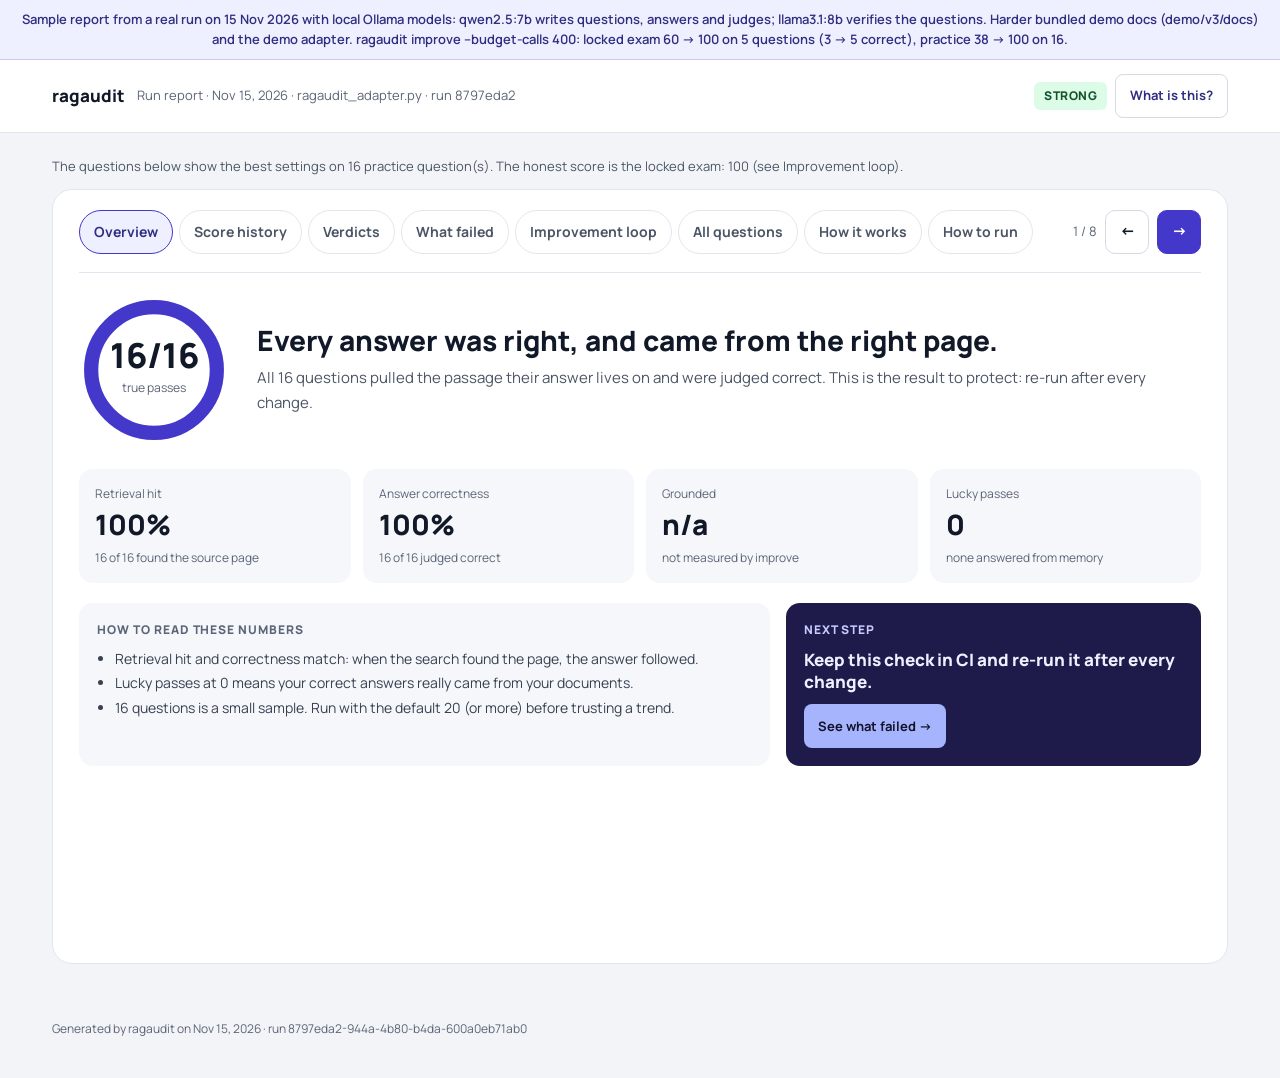
<file: docs/sample-report-improve.html>
<!DOCTYPE html>
<html lang="en" class="no-js">
<head>
<meta charset="utf-8">
<meta name="viewport" content="width=device-width, initial-scale=1">
<title>ragaudit report · Nov 15, 2026</title>
<link rel="preconnect" href="https://fonts.googleapis.com">
<link rel="preconnect" href="https://fonts.gstatic.com" crossorigin>
<link rel="stylesheet" href="https://fonts.googleapis.com/css2?family=Manrope:wght@400;500;600;700;800&amp;family=JetBrains+Mono:wght@400;500&amp;display=swap">
<style>
/* ragaudit design system: tokens and shared components.
   Canonical source. The report inlines it; the website links a synced copy
   (docs/assets/ragaudit.css, written by scripts/sync_site.py). */
:root {
  --page: #F2F4F8;
  --card: #FFFFFF;
  --border: #E2E6EE;
  --border-strong: #D5DAE3;
  --soft: #F6F7FB;
  --text: #111827;
  --text-2: #374151;
  --body: #4B5565;
  --muted: #5B6577;
  --indigo: #4338CA;
  --indigo-dark: #312E81;
  --deep: #1E1B4B;
  --deep-2: #2E2A6B;
  --night: #13122B;
  --night-border: #34316A;
  --tint: #EEF0FF;
  --tint-2: #E0E7FF;
  --lilac: #A5B4FC;
  --lilac-text: #C7CBFF;
  --on-deep: #EEF0FF;
  --on-deep-2: #D9DCFF;
  --amber: #F59E0B;
  --amber-line: #D97706;
  --amber-tint: #FEF3C7;
  --amber-soft: #FFFBEB;
  --amber-border: #FDE68A;
  --amber-text: #92400E;
  --amber-text-2: #78350F;
  --ring: #E6E8F5;
  --good: #15803D;
  --good-tint: #DCFCE7;
  --good-text: #14532D;
  --bad: #B91C1C;
  --grey-count: #5F6878;
  --font: Manrope, system-ui, -apple-system, "Segoe UI", Roboto, sans-serif;
  --mono: "JetBrains Mono", ui-monospace, SFMono-Regular, Menlo, Consolas, monospace;
}
* { box-sizing: border-box; }
html { -webkit-text-size-adjust: 100%; }
body { margin: 0; background: var(--page); color: var(--text); font-family: var(--font); line-height: 1.5; }
a { color: var(--indigo); }
a:hover { color: var(--indigo-dark); }
code, pre, .mono { font-family: var(--mono); }
h1, h2, h3 { margin: 0; }
button { font: inherit; }
:focus-visible { outline: 3px solid var(--indigo); outline-offset: 2px; }
.muted { color: var(--muted); }
.eyebrow { font-size: 12px; font-weight: 800; letter-spacing: 0.08em; }
.eyebrow.indigo { color: var(--indigo); }
.eyebrow.amber { color: var(--amber-text); }
.sr-only { position: absolute; width: 1px; height: 1px; padding: 0; margin: -1px; overflow: hidden; clip: rect(0 0 0 0); white-space: nowrap; border: 0; }

/* buttons */
.btn { display: inline-flex; align-items: center; justify-content: center; gap: 8px; min-height: 44px; padding: 8px 14px; border-radius: 8px; border: 1px solid var(--border-strong); background: var(--card); color: var(--indigo-dark); font-size: 13px; font-weight: 700; cursor: pointer; text-decoration: none; }
.btn:hover { border-color: var(--indigo); }
.btn-primary { background: var(--indigo); border-color: var(--indigo); color: #FFFFFF; }
.btn-primary:hover { background: var(--indigo-dark); color: #FFFFFF; }
.btn-arrow { min-width: 44px; padding: 0; font-weight: 800; font-size: 15px; color: var(--text); border-radius: 10px; }
.btn-arrow.btn-primary { color: #FFFFFF; }
.btn-small { font-size: 13px; font-weight: 600; color: var(--text); }
.btn-big { min-height: 48px; padding: 12px 20px; font-size: 15px; border-radius: 10px; font-weight: 800; }
.btn-ghost-big { min-height: 48px; padding: 12px 20px; font-size: 15px; border-radius: 10px; color: var(--text); }
.btn-lilac { background: var(--lilac); border: none; color: var(--night); align-self: flex-start; }
.btn-lilac:hover { background: var(--tint-2); color: var(--night); }

/* badges */
.badge { padding: 5px 10px; border-radius: 6px; font-size: 12px; font-weight: 800; letter-spacing: 0.04em; }
.badge-needs_work { background: var(--amber-tint); color: var(--amber-text); }
.badge-good { background: var(--tint); color: var(--indigo-dark); }
.badge-strong { background: var(--good-tint); color: var(--good-text); }

/* pill tabs */
.tabs { display: flex; flex-wrap: wrap; gap: 6px; }
.tab { min-height: 44px; padding: 8px 14px; border-radius: 999px; border: 1px solid var(--border); background: var(--card); color: var(--body); font-size: 14px; font-weight: 700; cursor: pointer; }
.tab[aria-selected="true"] { border-color: var(--indigo); background: var(--tint); color: var(--indigo-dark); }
.tab-nav { display: flex; align-items: center; gap: 8px; }
.tab-pos { font-size: 13px; color: var(--muted); }

/* layout helpers */
.row { display: flex; flex-wrap: wrap; gap: 28px; }
.row-16 { display: flex; flex-wrap: wrap; gap: 16px; }
.col-main { flex: 3 1 560px; min-width: 0; }
.col-2 { flex: 2 1 420px; min-width: 0; }
.col-side { flex: 1 1 280px; min-width: 0; display: flex; flex-direction: column; gap: 12px; }
.card-soft { background: var(--soft); border-radius: 14px; padding: 18px; }
.card-soft h3, .card-title { font-size: 15px; font-weight: 800; margin-bottom: 6px; }
.card-text { font-size: 14px; line-height: 1.6; color: var(--body); }
.card-label { font-size: 12px; font-weight: 800; letter-spacing: 0.08em; color: var(--muted); margin-bottom: 8px; }
.card-deep { background: var(--deep); color: var(--on-deep); border-radius: 14px; padding: 18px; display: flex; flex-direction: column; gap: 10px; }
.card-deep .card-label { color: var(--lilac-text); margin: 0; }
.card-deep ul { margin: 0; padding-left: 18px; font-size: 14px; line-height: 1.7; color: var(--on-deep-2); }
.card-deep code { display: block; background: var(--deep-2); border-radius: 8px; padding: 10px; font-size: 12px; overflow-x: auto; white-space: nowrap; color: var(--on-deep); }
.card-link { text-align: left; background: var(--deep); color: var(--on-deep); border: none; border-radius: 14px; padding: 18px; cursor: pointer; width: 100%; }
.card-link .card-text { color: var(--on-deep-2); }
.card-link:hover { background: var(--indigo-dark); }

/* score ring and stat cards */
.ring { flex: none; }
.stats { display: grid; grid-template-columns: repeat(4, minmax(0, 1fr)); gap: 12px; margin-bottom: 20px; }
.stat { background: var(--soft); border-radius: 14px; padding: 16px; min-width: 0; }
.stat-label, .stat-note { font-size: 12px; color: var(--muted); }
.stat-note { margin-top: 4px; }
.stat-value { font-size: 28px; font-weight: 800; }

/* verdict grid */
.verdicts { display: grid; grid-template-columns: 120px repeat(2, minmax(0, 1fr)); gap: 10px; }
.vg-col { font-size: 13px; font-weight: 800; color: var(--muted); text-align: center; align-self: end; }
.vg-row { font-size: 13px; font-weight: 800; color: var(--muted); display: flex; align-items: center; }
.cell { border-radius: 14px; padding: 18px; background: var(--soft); min-width: 0; }
.cell-head { display: flex; flex-wrap: wrap; align-items: baseline; gap: 10px; }
.cell-count { font-size: 34px; font-weight: 800; color: var(--grey-count); }
.cell-name { font-weight: 800; color: var(--text-2); }
.cell-text { font-size: 13px; line-height: 1.55; color: var(--body); margin-top: 6px; }
.cell-true_pass { background: var(--tint); }
.cell-true_pass .cell-count { color: var(--indigo); }
.cell-true_pass .cell-name, .cell-true_pass .cell-text { color: var(--indigo-dark); }
.cell.cell-hot { background: var(--amber-soft); border: 1px solid var(--amber-border); }
.cell.cell-hot .cell-count, .cell.cell-hot .cell-name { color: var(--amber-text); }
.cell.cell-hot .cell-text { color: var(--amber-text-2); }

/* chips */
.chip { display: inline-flex; align-items: center; gap: 8px; margin-top: 16px; padding: 7px 12px; border-radius: 999px; font-size: 13px; font-weight: 700; }
.chip-good { background: var(--good-tint); color: var(--good-text); }
.chip-warn { background: var(--amber-tint); color: var(--amber-text); }

/* code rows with copy buttons */
/* how to run */
.cmd-easy { border: 1px solid var(--border); border-radius: 14px; overflow: hidden; }
.cmd-easy-head { display: flex; align-items: center; gap: 12px; padding: 12px 14px; background: var(--soft); }
.cmd-n { flex: none; width: 26px; height: 26px; border-radius: 50%; background: var(--indigo); color: #FFFFFF; font-size: 13px; font-weight: 800; display: flex; align-items: center; justify-content: center; }
.cmd-what-strong { font-size: 14px; font-weight: 700; }
.cmd-easy-body { display: flex; align-items: center; gap: 12px; padding: 12px 14px; background: var(--night); }
.cmd-easy-body code { flex: 1 1 auto; min-width: 0; overflow-x: auto; white-space: nowrap; font-size: 14px; color: var(--on-deep); }
.cmd-easy-body .prompt { color: var(--lilac); }
.copy { flex: none; min-height: 44px; min-width: 88px; padding: 6px 12px; border-radius: 8px; border: 1px solid var(--border-strong); background: var(--card); color: var(--indigo-dark); font-size: 13px; font-weight: 700; cursor: pointer; }
.copy-dark { border-color: var(--night-border); background: var(--deep); color: var(--on-deep); }
.cmd-list { display: flex; flex-direction: column; gap: 8px; }
.cmd-row { display: flex; flex-wrap: wrap; align-items: center; gap: 12px; padding: 10px 12px; border: 1px solid var(--border); border-radius: 12px; }
.cmd-row code { flex: 1 1 320px; min-width: 0; overflow-x: auto; white-space: nowrap; font-size: 13px; background: var(--page); border-radius: 8px; padding: 8px 10px; color: var(--text); }
.cmd-row .cmd-what { flex: 1 1 220px; font-size: 13px; color: var(--body); min-width: 0; }
.cmd-inline { display: flex; flex-wrap: wrap; align-items: center; gap: 10px; margin-top: 10px; }
.cmd-inline code { flex: 1 1 260px; min-width: 0; overflow-x: auto; white-space: nowrap; font-size: 13px; background: var(--card); border: 1px solid var(--border); border-radius: 8px; padding: 10px; }

/* slides */
.slides { width: 100%; font-family: var(--font); }
.slides-inner { width: 100%; padding: 18px; border-radius: 16px; background: var(--card); border: 1px solid var(--border); }
.slides-top { display: flex; align-items: center; justify-content: space-between; gap: 12px; margin-bottom: 12px; }
.slide { margin: 0; }
.js .slide[hidden] { display: none; }
.no-js .slide[hidden] { display: none; }
.slide-svg { display: block; width: 100%; height: auto; background: var(--soft); border: 1px solid var(--border); border-radius: 12px; }
.slide-caption { display: block; margin-top: 14px; min-height: 64px; }
.slide-title { display: block; font-size: 17px; font-weight: 800; color: var(--text); }
.slide-body { display: block; font-size: 14px; line-height: 1.55; margin-top: 4px; color: var(--muted); }
.slides-nav { display: flex; align-items: center; justify-content: space-between; gap: 12px; margin-top: 12px; }
.no-js .slides-nav, .no-js .slides-fs { display: none; }
.slide-dots { display: flex; gap: 0; flex-wrap: wrap; }
.slide-dot { width: 34px; height: 44px; padding: 0; border: none; background: transparent; cursor: pointer; display: inline-flex; align-items: center; justify-content: center; }
.slide-dot::before { content: ""; display: block; width: 10px; height: 10px; border-radius: 5px; background: #CBD2DE; transition: width 0.2s; }
.slide-dot[aria-current="true"]::before { width: 26px; background: var(--indigo); }
.slides-arrows { display: flex; gap: 8px; }
.slides.fs, .slides:fullscreen { position: fixed; inset: 0; z-index: 1000; display: flex; align-items: center; justify-content: center; padding: 32px; background: rgba(17, 16, 46, 0.92); }
.slides:fullscreen { position: static; }
.slides.fs .slides-inner, .slides:fullscreen .slides-inner { max-width: 1040px; max-height: 100%; overflow: auto; padding: 24px; border-radius: 18px; border: none; }

/* slides, dark variant (website hero): the drawings switch palette in the macro; the frame follows here */
.slides-dark .slides-inner { background: #1A1838; border-color: var(--night-border); }
.slides-dark .slide-svg { background: var(--night); border-color: var(--night-border); }
.slides-dark .eyebrow.muted, .slides-dark .slide-body { color: #BCC0E8; }
.slides-dark .slide-title { color: var(--on-deep); }
.slides-dark .btn { background: #1A1838; border-color: var(--night-border); color: var(--on-deep); }
.slides-dark .btn:hover { border-color: var(--lilac); }
.slides-dark .btn-arrow.btn-primary { background: var(--lilac); border-color: var(--lilac); color: var(--night); }
.slides-dark .slide-dot::before { background: #4A4785; }
.slides-dark .slide-dot[aria-current="true"]::before { background: var(--lilac); }
.slides-dark:focus-visible, .slides-dark :focus-visible { outline-color: var(--lilac); }
.slides-dark.fs { background: rgba(8, 7, 22, 0.94); }

@media (max-width: 720px) {
  .stats { grid-template-columns: repeat(2, minmax(0, 1fr)); }
  .verdicts { grid-template-columns: 64px repeat(2, minmax(0, 1fr)); gap: 8px; }
  .vg-col, .vg-row { font-size: 11px; }
  .cell { padding: 12px; }
  .cell-count { font-size: 26px; }
  .slides.fs { padding: 8px; }
  .slide-dot { width: 24px; }
  .slides-nav { gap: 8px; }
  .col-main, .col-2, .col-side { flex-basis: 100%; }
  .row { gap: 20px; }
}
@media (prefers-reduced-motion: reduce) {
  *, *::before, *::after { transition: none !important; animation: none !important; scroll-behavior: auto !important; }
}

/* report-only layout and widgets; the shared design system (design.css) is inlined before this. */
/* header */
.top { background: var(--card); border-bottom: 1px solid var(--border); }
.top-inner { max-width: 1240px; margin: 0 auto; padding: 14px 32px; display: flex; flex-wrap: wrap; align-items: center; justify-content: space-between; gap: 12px; }
.brand { display: flex; flex-wrap: wrap; align-items: center; gap: 12px; min-width: 0; }
.brand-name { font-weight: 800; font-size: 17px; }
.brand-meta { font-size: 13px; color: var(--muted); overflow-wrap: anywhere; }
.top-actions { display: flex; align-items: center; gap: 8px; }

main { max-width: 1240px; margin: 0 auto; padding: 24px 32px 56px; }
.scope { font-size: 13px; color: var(--body); margin: 0 0 12px; }
.report { background: var(--card); border: 1px solid var(--border); border-radius: 20px; padding: 20px 26px 28px; }

/* tab bar and panels */
.tabbar { display: flex; flex-wrap: wrap; align-items: center; justify-content: space-between; gap: 12px; padding-bottom: 18px; margin-bottom: 22px; border-bottom: 1px solid var(--border); }
.no-js .tabbar { display: none; }
.panel { min-height: 640px; }
.js .panel[hidden] { display: none; }
.no-js .panel + .panel { margin-top: 40px; padding-top: 28px; border-top: 1px solid var(--border); min-height: 0; }
.no-js .panel { min-height: 0; }
.panel-title { font-size: 22px; font-weight: 800; margin: 0 0 6px; }
.panel-lede { margin: 0 0 18px; font-size: 14px; color: var(--body); }

/* overview */
.hero { display: flex; flex-wrap: wrap; align-items: center; gap: 28px; margin-bottom: 24px; }
.hero-text { flex: 1 1 420px; min-width: 0; }
.hero h1 { margin: 0 0 8px; font-size: 28px; font-weight: 800; line-height: 1.25; }
.hero p { margin: 0; font-size: 15px; line-height: 1.65; color: var(--body); }
.reading ul { margin: 0; padding-left: 18px; font-size: 14px; line-height: 1.75; color: var(--text-2); }
.next-title { font-size: 17px; font-weight: 800; line-height: 1.35; }

/* score history */
.chart-head { display: flex; flex-wrap: wrap; justify-content: space-between; align-items: baseline; gap: 10px; margin-bottom: 6px; }
.chart-title { font-size: 16px; font-weight: 800; }
.legend { display: flex; flex-wrap: wrap; gap: 14px; font-size: 12px; color: var(--muted); }
.legend-line { display: inline-block; width: 14px; height: 3px; border-radius: 2px; vertical-align: middle; margin-right: 6px; background: var(--indigo); }
.legend-dash { display: inline-block; width: 14px; height: 0; border-top: 3px dashed var(--amber-line); vertical-align: middle; margin-right: 6px; }
.legend-mark { display: inline-block; width: 9px; height: 9px; transform: rotate(45deg); background: var(--amber); vertical-align: middle; margin-right: 7px; }
.chart-sub { font-size: 12px; color: var(--muted); margin-bottom: 8px; }
.chart svg { display: block; width: 100%; height: auto; }
.runs { display: grid; grid-template-columns: repeat(auto-fill, minmax(76px, 1fr)); gap: 6px; margin-top: 6px; }
.run-btn { text-align: center; min-height: 44px; padding: 6px 4px; border-radius: 10px; cursor: pointer; color: var(--text); background: transparent; border: 1px solid var(--border); }
.run-btn[aria-pressed="true"] { color: #FFFFFF; background: var(--indigo); border-color: var(--indigo); }
.run-btn .run-name { display: block; font-size: 13px; font-weight: 800; }
.run-btn .run-date { display: block; font-size: 11px; }
.run-detail { display: flex; flex-wrap: wrap; gap: 16px; align-items: center; margin-top: 12px; padding: 14px 16px; border-radius: 12px; background: var(--page); }
.run-detail-main { flex: 1 1 220px; min-width: 0; }
.run-detail-meta { font-size: 12px; font-weight: 700; color: var(--muted); }
.run-detail-note { font-size: 15px; font-weight: 700; margin-top: 2px; overflow-wrap: anywhere; }
.run-detail-nums { display: flex; flex-wrap: wrap; gap: 18px; font-size: 13px; }
.run-detail-nums .num { font-size: 18px; font-weight: 800; }
.run-detail-warn { flex-basis: 100%; font-size: 13px; color: var(--amber-text); }
.delta-good { color: var(--good); }
.delta-bad { color: var(--bad); }
.older { font-size: 12px; color: var(--muted); margin-top: 8px; }
.empty { background: var(--soft); border-radius: 14px; padding: 18px; margin-top: 12px; }
.empty-title { font-size: 15px; font-weight: 800; margin-bottom: 8px; }

/* what failed */
.fail-layout { display: flex; flex-wrap: wrap; gap: 24px; align-items: flex-start; }
.fail-list { flex: 1 1 240px; max-width: 320px; min-width: 0; display: flex; flex-direction: column; gap: 6px; }
.fail-item { text-align: left; min-height: 44px; padding: 10px 12px; border-radius: 12px; border: 1px solid var(--border); background: var(--card); color: var(--text); cursor: pointer; font-size: 13px; line-height: 1.4; }
.fail-item[aria-pressed="true"] { border-color: var(--indigo); background: var(--tint); }
.fail-item .fail-kind { display: block; font-size: 11px; font-weight: 800; letter-spacing: 0.06em; color: var(--amber-text); margin-bottom: 2px; }
.fail-detail-wrap { flex: 999 1 560px; min-width: 0; }
.js .fail-detail[hidden] { display: none; }
.no-js .fail-detail + .fail-detail { margin-top: 32px; }
.fail-q { font-size: 22px; font-weight: 800; margin: 0 0 16px; overflow-wrap: anywhere; }
.answers { display: grid; grid-template-columns: repeat(2, minmax(0, 1fr)); gap: 10px; margin-bottom: 16px; }
.ans { border-radius: 12px; padding: 16px; min-width: 0; }
.ans-label { font-size: 12px; font-weight: 700; }
.ans-text { font-size: 18px; font-weight: 800; overflow-wrap: anywhere; }
.ans-key { background: var(--tint); color: var(--indigo-dark); }
.ans-got { background: var(--amber-soft); border: 1px solid var(--amber-border); color: var(--amber-text); }
.ans-got.ok { background: var(--tint); border-color: var(--tint); color: var(--indigo-dark); }
.passages { display: flex; flex-direction: column; gap: 8px; }
.passage { display: flex; gap: 12px; padding: 12px 14px; border-radius: 10px; border: 1px solid var(--border); min-width: 0; }
.passage.source { border: 2px solid var(--lilac); background: #F8F9FF; }
.passage-rank { font-family: var(--mono); font-size: 12px; color: var(--muted); flex: none; }
.passage.source .passage-rank { color: var(--indigo); font-weight: 500; }
.passage-text { font-family: var(--mono); font-size: 13px; line-height: 1.6; color: var(--text-2); min-width: 0; overflow-wrap: anywhere; }
.passage-text b { color: var(--text); }
.passage-tag { margin-left: auto; font-size: 12px; font-weight: 800; color: var(--indigo); flex: none; }
.passage.gold { border-style: dashed; }
.none-note { font-size: 14px; color: var(--body); }

/* improvement loop */
.bars { display: flex; flex-direction: column; gap: 14px; }
.bar-head { display: flex; justify-content: space-between; gap: 8px; font-size: 13px; margin-bottom: 6px; }
.bar { height: 12px; border-radius: 6px; background: var(--ring); }
.bar > span { display: block; height: 12px; border-radius: 6px; }
.changes { font-family: var(--mono); font-size: 13px; line-height: 2; }
.changes div { display: flex; justify-content: space-between; gap: 12px; }
.changes .knob { color: var(--muted); overflow-wrap: anywhere; }
.sparkline { display: block; width: 100%; max-width: 280px; height: auto; margin-top: 12px; }

/* all questions */
.table-head { display: flex; flex-wrap: wrap; justify-content: space-between; align-items: baseline; gap: 12px; margin-bottom: 14px; }
.chips { display: flex; flex-wrap: wrap; gap: 6px; margin-bottom: 12px; }
.filter { min-height: 44px; padding: 6px 12px; border-radius: 999px; border: 1px solid var(--border); background: var(--card); color: var(--body); font-size: 13px; font-weight: 700; cursor: pointer; }
.filter[aria-pressed="true"] { border-color: var(--indigo); background: var(--tint); color: var(--indigo-dark); }
.table-scroll { overflow-x: auto; -webkit-overflow-scrolling: touch; border-radius: 4px; }
table.cases { width: 100%; border-collapse: collapse; font-size: 14px; min-width: 760px; }
table.cases th { text-align: left; color: var(--muted); padding: 10px 8px; font-weight: 700; border-bottom: 1px solid var(--border); }
table.cases td { padding: 13px 8px; border-bottom: 1px solid #EEF0F5; vertical-align: top; overflow-wrap: anywhere; }
table.cases tr.hot { background: var(--amber-soft); }
.v-true_pass { color: var(--indigo); font-weight: 800; }
.v-lucky_pass, .v-generation_failure, .v-retrieval_failure { color: var(--amber-text); font-weight: 800; }
.facts { display: flex; flex-wrap: wrap; gap: 8px 24px; margin-top: 18px; font-size: 13px; color: var(--muted); }

/* welcome dialog */
.welcome { position: fixed; inset: 0; z-index: 100; background: rgba(17, 16, 46, 0.72); display: flex; align-items: center; justify-content: center; padding: 32px; }
.welcome[hidden] { display: none; }
.welcome-box { position: relative; width: 100%; max-width: 1100px; max-height: 100%; overflow: auto; background: var(--card); border-radius: 22px; padding: 30px; display: flex; flex-wrap: wrap; gap: 28px; align-items: center; }
.welcome-close { position: absolute; top: 14px; right: 14px; width: 44px; height: 44px; border-radius: 50%; border: 1px solid var(--border-strong); background: var(--card); color: var(--text); cursor: pointer; display: flex; align-items: center; justify-content: center; padding: 0; z-index: 2; }
.welcome-text { flex: 1 1 300px; min-width: 0; }
.welcome-text h2 { margin: 0 0 12px; font-size: 30px; font-weight: 800; line-height: 1.2; }
.welcome-text p { margin: 0 0 14px; font-size: 15px; line-height: 1.65; color: var(--body); }
.welcome-text p:last-of-type { margin-bottom: 22px; }
.welcome-actions { display: flex; flex-wrap: wrap; gap: 10px; }
.welcome-art { flex: 1 1 480px; min-width: 0; }

.foot { max-width: 1240px; margin: 0 auto; padding: 0 32px 40px; font-size: 12px; color: var(--muted); }

@media (max-width: 720px) {
  .top-inner { padding: 12px 16px; }
  main { padding: 16px 16px 40px; }
  .foot { padding: 0 16px 32px; }
  .report { padding: 16px 14px 22px; border-radius: 16px; }
  .hero h1 { font-size: 23px; }
  .hero { gap: 18px; }
  .answers { grid-template-columns: minmax(0, 1fr); }
  .fail-list { max-width: none; }
  .welcome { padding: 12px; align-items: flex-start; }
  .welcome-box { padding: 22px 16px; gap: 18px; }
  .welcome-text h2 { font-size: 24px; padding-right: 40px; }
  .hero-text, .welcome-art, .welcome-text, .fail-detail-wrap { flex-basis: 100%; }
  .tab-nav { margin-left: auto; }
}

</style>
</head>
<body><div role="note" style="background:#EEF0FF;color:#312E81;border-bottom:1px solid #C7CBF5;padding:10px 16px;font:600 13px/1.5 Manrope,system-ui,sans-serif;text-align:center">Sample report from a real run on 15 Nov 2026 with local Ollama models: qwen2.5:7b writes questions, answers and judges; llama3.1:8b verifies the questions. Harder bundled demo docs (demo/v3/docs) and the demo adapter. ragaudit improve --budget-calls 400: locked exam 60 &rarr; 100 on 5 questions (3 &rarr; 5 correct), practice 38 &rarr; 100 on 16.</div>
<header class="top">
  <div class="top-inner">
    <div class="brand">
      <div class="brand-name">ragaudit</div>
      <div class="brand-meta">Run report · Nov 15, 2026 · ragaudit_adapter.py · run 8797eda2</div>
    </div>
    <div class="top-actions">
      <span class="badge badge-strong" title="STRONG: 80% or more true passes · GOOD: 60% or more · NEEDS WORK: below 60%">STRONG</span>
      <button type="button" class="btn" data-welcome-open>What is this?</button>
    </div>
  </div>
</header>

<main>
  <p class="scope">The questions below show the best settings on 16 practice question(s). The honest score is the locked exam: 100 (see Improvement loop).</p>
  <section class="report" aria-label="Report">
    <div class="tabbar">
      <div class="tabs" role="tablist" aria-label="Report sections">
        <button type="button" role="tab" id="tab-overview" data-tab="overview" aria-controls="panel-overview" aria-selected="true" tabindex="0" class="tab">Overview</button>
        <button type="button" role="tab" id="tab-history" data-tab="history" aria-controls="panel-history" aria-selected="false" tabindex="-1" class="tab">Score history</button>
        <button type="button" role="tab" id="tab-verdicts" data-tab="verdicts" aria-controls="panel-verdicts" aria-selected="false" tabindex="-1" class="tab">Verdicts</button>
        <button type="button" role="tab" id="tab-failed" data-tab="failed" aria-controls="panel-failed" aria-selected="false" tabindex="-1" class="tab">What failed</button>
        <button type="button" role="tab" id="tab-loop" data-tab="loop" aria-controls="panel-loop" aria-selected="false" tabindex="-1" class="tab">Improvement loop</button>
        <button type="button" role="tab" id="tab-questions" data-tab="questions" aria-controls="panel-questions" aria-selected="false" tabindex="-1" class="tab">All questions</button>
        <button type="button" role="tab" id="tab-how" data-tab="how" aria-controls="panel-how" aria-selected="false" tabindex="-1" class="tab">How it works</button>
        <button type="button" role="tab" id="tab-run" data-tab="run" aria-controls="panel-run" aria-selected="false" tabindex="-1" class="tab">How to run</button>
      </div>
      <div class="tab-nav">
        <span class="tab-pos" data-tab-pos>1 / 8</span>
        <button type="button" class="btn btn-arrow" data-tab-prev aria-label="Previous section">←</button>
        <button type="button" class="btn btn-arrow btn-primary" data-tab-next aria-label="Next section">→</button>
      </div>
    </div>

    
    <div class="panel" role="tabpanel" id="panel-overview" aria-labelledby="tab-overview">
      <div class="hero">
        <svg class="ring" width="150" height="150" viewBox="0 0 148 148" role="img" aria-label="16 of 16 true passes">
          <circle cx="74" cy="74" r="62" fill="none" stroke="#E6E8F5" stroke-width="14"></circle>
          <circle cx="74" cy="74" r="62" fill="none" stroke="#4338CA" stroke-width="14" stroke-linecap="round" stroke-dasharray="389.6 389.6" transform="rotate(-90 74 74)"></circle>
          <text x="74" y="72" text-anchor="middle" font-family="Manrope, system-ui, sans-serif" font-size="34" font-weight="800" fill="#111827">16/16</text>
          <text x="74" y="96" text-anchor="middle" font-family="Manrope, system-ui, sans-serif" font-size="12" fill="#5B6577">true passes</text>
        </svg>
        <div class="hero-text">
          <h1>Every answer was right, and came from the right page.</h1>
          <p>All 16 questions pulled the passage their answer lives on and were judged correct. This is the result to protect: re-run after every change.</p>
        </div>
      </div>
      <div class="stats">
        
        <div class="stat"><div class="stat-label">Retrieval hit</div><div class="stat-value">100%</div><div class="stat-note">16 of 16 found the source page</div></div>
        
        <div class="stat"><div class="stat-label">Answer correctness</div><div class="stat-value">100%</div><div class="stat-note">16 of 16 judged correct</div></div>
        
        <div class="stat"><div class="stat-label">Grounded</div><div class="stat-value">n/a</div><div class="stat-note">not measured by improve</div></div>
        
        <div class="stat"><div class="stat-label">Lucky passes</div><div class="stat-value">0</div><div class="stat-note">none answered from memory</div></div>
        
      </div>
      <div class="row-16">
        <div class="card-soft reading col-2">
          <div class="card-label">HOW TO READ THESE NUMBERS</div>
          <ul><li>Retrieval hit and correctness match: when the search found the page, the answer followed.</li><li>Lucky passes at 0 means your correct answers really came from your documents.</li><li>16 questions is a small sample. Run with the default 20 (or more) before trusting a trend.</li></ul>
        </div>
        <div class="card-deep col-side">
          <div class="card-label">NEXT STEP</div>
          <div class="next-title">Keep this check in CI and re-run it after every change.</div>
          <button type="button" class="btn btn-lilac" data-goto="failed">See what failed →</button>
        </div>
      </div>
    </div>

    
    <div class="panel" role="tabpanel" id="panel-history" aria-labelledby="tab-history" hidden>
      <h2 class="sr-only">Score history</h2>
      <div class="row">
        <div class="col-main chart" data-chart>
          
          <div class="chart-head">
            <div class="chart-title">Score history</div>
            <div class="legend">
              <span><span class="legend-line" aria-hidden="true"></span>true pass</span>
              <span><span class="legend-dash" aria-hidden="true"></span>retrieval hit</span>
              
            </div>
          </div>
          
          <div class="chart-sub">Your first recorded run. Each new run of this project adds a point.</div>
          <svg viewBox="0 0 640 280" role="img" aria-label="True pass rate across 1 run: 100%">
            <line x1="40" y1="250" x2="620" y2="250" stroke="#E2E6EE"></line>
            <line x1="40" y1="145" x2="620" y2="145" stroke="#E2E6EE" stroke-dasharray="3 5"></line>
            <line x1="40" y1="40" x2="620" y2="40" stroke="#E2E6EE" stroke-dasharray="3 5"></line>
            <text x="34" y="254" text-anchor="end" font-family="Manrope, system-ui, sans-serif" font-size="11" fill="#5B6577">0</text>
            <text x="34" y="149" text-anchor="end" font-family="Manrope, system-ui, sans-serif" font-size="11" fill="#5B6577">50</text>
            <text x="34" y="44" text-anchor="end" font-family="Manrope, system-ui, sans-serif" font-size="11" fill="#5B6577">100</text>
            <line data-sel-band x1="335.0" y1="30" x2="335.0" y2="250" stroke="#EEF0FF" stroke-width="22"></line>
            
            <circle cx="335.0" cy="40.0" r="5" fill="#FFFFFF" stroke="#D97706" stroke-width="2.5"></circle>
            
            
            
            <circle data-point cx="335.0" cy="40.0" r="9" fill="#4338CA" stroke="#FFFFFF" stroke-width="2"></circle>
            
            <text data-sel-label x="335.0" y="22.0" text-anchor="middle" font-family="Manrope, system-ui, sans-serif" font-size="13" font-weight="800" fill="#4338CA">100%</text>
          </svg>
          <div class="runs">
            
            <button type="button" class="run-btn" data-run aria-pressed="true" aria-label="Run 1, Nov 15: true pass 100%">
              <span class="run-name">Run 1</span><span class="run-date">Nov 15</span>
            </button>
            
          </div>
          
          <div class="run-detail" data-run-detail aria-live="polite">
            <div class="run-detail-main">
              <div class="run-detail-meta" data-d="meta">Run 1 · Nov 15 · Improve · this report</div>
              <div class="run-detail-note" data-d="note">First improve · 5 questions</div>
            </div>
            <div class="run-detail-nums">
              <div><div class="muted">true pass</div><div class="num" data-d="tp">100%</div></div>
              <div><div class="muted">retrieval hit</div><div class="num" data-d="hit">100%</div></div>
              <div><div class="muted">vs last run</div><div class="num " data-d="delta">first run</div></div>
            </div>
            <div class="run-detail-warn" data-d="warn" hidden></div>
          </div>
          
          <div class="empty">
            <div class="empty-title">Run the same check again after a change to see a trend</div>
            <div class="card-text">ragaudit reuses the same questions while your documents stay the same, so the next point is a fair comparison.</div>
            <div class="cmd-inline"><code>ragaudit check --docs docs --adapter ragaudit_adapter.py --note &#34;what you changed&#34;</code><button type="button" class="copy" data-copy="ragaudit check --docs docs --adapter ragaudit_adapter.py --note &#34;what you changed&#34;" aria-label="Copy command: ragaudit check --docs docs --adapter ragaudit_adapter.py --note &#34;what you changed&#34;">Copy</button></div>
          </div>
          
          
        </div>
        <div class="col-side">
          <div class="card-soft"><div class="card-label">WHERE THIS COMES FROM</div><div class="card-text">Every check is saved in your project folder, so each new report draws every earlier run.</div></div>
          <div class="card-soft"><div class="card-label">FAIR COMPARISONS</div><div class="card-text">Runs reuse the same questions while your documents stay the same. Runs where documents changed are marked.</div></div>
          <div class="card-soft"><div class="card-label">READING A DIP</div><div class="card-text">A drop right after new documents usually means look-alike pages now compete. Try raising top-k or adding re-ranking.</div></div>
        </div>
      </div>
    </div>

    
    <div class="panel" role="tabpanel" id="panel-verdicts" aria-labelledby="tab-verdicts" hidden>
      <h2 class="panel-title">Verdicts: two checks, crossed</h2>
      <p class="panel-lede">Each question is judged on retrieval and on the answer separately. Where it lands tells you what to fix.</p>
      <div class="verdicts">
        <div></div>
        <div class="vg-col">FOUND THE PAGE</div>
        <div class="vg-col">MISSED THE PAGE</div>
        <div class="vg-row">RIGHT ANSWER</div>
        <div class="cell cell-true_pass"><div class="cell-head"><span class="cell-count">16</span><span class="cell-name">True pass</span></div><div class="cell-text">Worked end to end. This is the number to protect when you change anything.</div></div>
        <div class="cell"><div class="cell-head"><span class="cell-count">0</span><span class="cell-name">Lucky pass</span></div><div class="cell-text">Right answer from the wrong page: the model guessed from memory. Each one is re-asked with no pages to confirm.</div></div>
        <div class="vg-row">WRONG ANSWER</div>
        <div class="cell"><div class="cell-head"><span class="cell-count">0</span><span class="cell-name">Generation failure</span></div><div class="cell-text">The page was there and the model still got it wrong. Fix the prompt, passage length or model.</div></div>
        <div class="cell"><div class="cell-head"><span class="cell-count">0</span><span class="cell-name">Retrieval failure</span></div><div class="cell-text">Wrong page, wrong answer. Fix chunking, embeddings or top-k.</div></div>
      </div>
    </div>

    
    <div class="panel" role="tabpanel" id="panel-failed" aria-labelledby="tab-failed" hidden>
      
      <h2 class="panel-title">Nothing failed.</h2>
      <p class="panel-lede">Protect this: re-run after every change.</p>
      <div class="empty"><div class="cmd-inline"><code>ragaudit check --docs docs --adapter ragaudit_adapter.py --note &#34;what you changed&#34;</code><button type="button" class="copy" data-copy="ragaudit check --docs docs --adapter ragaudit_adapter.py --note &#34;what you changed&#34;" aria-label="Copy command: ragaudit check --docs docs --adapter ragaudit_adapter.py --note &#34;what you changed&#34;">Copy</button></div></div>
      
    </div>

    
    <div class="panel" role="tabpanel" id="panel-loop" aria-labelledby="tab-loop" hidden>
      
      
      <div class="row-16">
        <div class="card-soft col-2" style="padding: 20px">
          <h2 style="margin: 0 0 4px; font-size: 18px; font-weight: 800">Self-improvement loop</h2>
          <p style="margin: 0 0 16px; font-size: 14px; color: #4B5565">Tuned on 16 practice questions, scored once on the 5-question locked exam · Nov 15, 2026.</p>
          <div class="bars">
            
            <div><div class="bar-head"><span>Baseline · locked exam</span><b>60</b></div><div class="bar"><span style="width: 60.0%; background: #A5B4FC"></span></div></div>
            
            <div><div class="bar-head"><span>Best config · locked exam</span><b>100</b></div><div class="bar"><span style="width: 100.0%; background: #4338CA"></span></div></div>
            
            <div><div class="bar-head"><span>Best config · practice</span><b>100</b></div><div class="bar"><span style="width: 100.0%; background: #6366F1"></span></div></div>
            
          </div>
          
          
          <div class="chip chip-good">✓ Practice − exam = 0 pts: no memorising</div>
          
          
        </div>
        <div class="card-soft col-side" style="padding: 20px; display: block">
          <div class="card-label">WHAT IT CHANGED</div>
          
          <div class="changes">
            <div><span class="knob">chunk_size</span><span>paragraph → <b>800</b></span></div><div><span class="knob">top_k</span><span>3 → <b>5</b></span></div>
          </div>
          
          <div class="muted" style="font-size: 13px; margin-top: 10px">8 trials · saved to best_config.yaml</div>
          
          <svg class="sparkline" viewBox="-4 0 288 64" role="img" aria-label="Practice score per trial: 38, 44, 75, 75, 88, 44, 44, 100">
            <polyline fill="none" stroke="#4338CA" stroke-width="2" stroke-linejoin="round" points="0.0,38.5 40.0,35.2 80.0,19.0 120.0,19.0 160.0,12.5 200.0,35.2 240.0,35.2 280.0,6.0"></polyline>
            <circle cx="0.0" cy="38.5" r="3" fill="#4338CA"></circle><circle cx="40.0" cy="35.2" r="3" fill="#4338CA"></circle><circle cx="80.0" cy="19.0" r="3" fill="#4338CA"></circle><circle cx="120.0" cy="19.0" r="3" fill="#4338CA"></circle><circle cx="160.0" cy="12.5" r="3" fill="#4338CA"></circle><circle cx="200.0" cy="35.2" r="3" fill="#4338CA"></circle><circle cx="240.0" cy="35.2" r="3" fill="#4338CA"></circle><circle cx="280.0" cy="6.0" r="4.5" fill="#F59E0B"></circle>
          </svg>
          <div class="muted" style="font-size: 12px">Practice score per trial; the best one in amber.</div>
          
        </div>
      </div>
      
    </div>

    
    <div class="panel" role="tabpanel" id="panel-questions" aria-labelledby="tab-questions" hidden>
      <div class="table-head">
        <h2 class="panel-title" style="margin: 0">All 16 questions</h2>
        <div class="muted" style="font-size: 13px">matched by text · threshold 0.5</div>
      </div>
      
      <div class="table-scroll" tabindex="0" aria-label="All questions table, scrolls sideways">
        <table class="cases">
          <thead><tr><th scope="col">Question</th><th scope="col" style="width: 150px">Key</th><th scope="col" style="width: 170px">Answered</th><th scope="col" style="width: 60px">Rank</th><th scope="col" style="width: 160px">Verdict</th></tr></thead>
          <tbody>
            
            <tr data-case="true_pass"><td>How frequently does the tide gauge at Ashgrove Point require recalibration?</td><td>every 90 days.</td><td>The tide gauge at Ashgrove Point requires recalibration every 90 days.</td><td>#1</td><td class="v-true_pass">True pass</td></tr>
            
            <tr data-case="true_pass"><td>How frequently does a helicopter supply the necessary items to Dunmarrow tide station?</td><td>every 12 days</td><td>A helicopter supplies provisions to Dunmarrow tide station every 12 days.</td><td>#1</td><td class="v-true_pass">True pass</td></tr>
            
            <tr data-case="true_pass"><td>How frequently do supplies for the station arrive by mail boat?</td><td>every 10 days</td><td>Supplies for the Corran Sound station arrive by mail boat every 10 days.</td><td>#2</td><td class="v-true_pass">True pass</td></tr>
            
            <tr data-case="true_pass"><td>In which year was the RV Selkie Moss constructed?</td><td>2011</td><td>The RV Selkie Moss was constructed in 2011.</td><td>#1</td><td class="v-true_pass">True pass</td></tr>
            
            <tr data-case="true_pass"><td>In which month does the annual maintenance of the RV Selkie Moss typically take place?</td><td>November</td><td>The annual maintenance of the RV Selkie Moss typically takes place in November.</td><td>#1</td><td class="v-true_pass">True pass</td></tr>
            
            <tr data-case="true_pass"><td>What year did RV Tamberlin start its service?</td><td>2005</td><td>RV Tamberlin entered service in 2005.</td><td>#1</td><td class="v-true_pass">True pass</td></tr>
            
            <tr data-case="true_pass"><td>In which month does RV Tamberlin get taken out of the water for painting and engine maintenance?</td><td>each September</td><td>RV Tamberlin gets taken out of the water for painting and engine maintenance every September.</td><td>#1</td><td class="v-true_pass">True pass</td></tr>
            
            <tr data-case="true_pass"><td>What is the update frequency of the Swell Index?</td><td>every 15 minutes, around the clock.</td><td>The Swell Index updates every 15 minutes.</td><td>#2</td><td class="v-true_pass">True pass</td></tr>
            
            <tr data-case="true_pass"><td>What is the yearly subscription cost for the Swell Index?</td><td>75 marks a year.</td><td>The yearly subscription cost for the Swell Index is 75 marks.</td><td>#2</td><td class="v-true_pass">True pass</td></tr>
            
            <tr data-case="true_pass"><td>At what interval is the Fog Register updated?</td><td>every hour on the hour</td><td>The Fog Register is updated every hour on the hour.</td><td>#1</td><td class="v-true_pass">True pass</td></tr>
            
            <tr data-case="true_pass"><td>What difference in measurement would cause the gauge to be discontinued according to procedure KS-11?</td><td>more than 8 millimetres</td><td>If the reading differs from the portable reference float by more than 8 millimetres, the gauge is taken out of service according to procedure KS-11.</td><td>#1</td><td class="v-true_pass">True pass</td></tr>
            
            <tr data-case="true_pass"><td>Based on KS-22, which situation could lead to delaying a data release?</td><td>any station&#39;s readings are more than 12 hours late</td><td>If any station&#39;s readings are more than 12 hours late, a release is held back according to procedure KS-22.</td><td>#1</td><td class="v-true_pass">True pass</td></tr>
            
            <tr data-case="true_pass"><td>Which regions are included in the service area of the Estuary office?</td><td>Quillmere and the RV Selkie Moss</td><td>The Estuary office covers Quillmere and the RV Selkie Moss.</td><td>#1</td><td class="v-true_pass">True pass</td></tr>
            
            <tr data-case="true_pass"><td>What locations does the Islands office cover?</td><td>Dunmarrow and Ashgrove Point</td><td>The Islands office covers Dunmarrow and Ashgrove Point.</td><td>#1</td><td class="v-true_pass">True pass</td></tr>
            
            <tr data-case="true_pass"><td>At what depth in meters does the buoy Fulmar indicate the entry point to the Quillmere lagoon?</td><td>12 metres</td><td>The buoy Fulmar indicates the entry point to the Quillmere lagoon at a depth of just 12 metres.</td><td>#1</td><td class="v-true_pass">True pass</td></tr>
            
            <tr data-case="true_pass"><td>What is the required duration of work at the Office before an editor can become a product editor?</td><td>3 years at the Office</td><td>An editor needs 3 years at the Office before taking the role of a product editor.</td><td>#1</td><td class="v-true_pass">True pass</td></tr>
            
          </tbody>
        </table>
      </div>
      <div class="facts"><span>Ablation: not run by improve</span><span>Judge parse failures: 0</span><span>Model calls: 300</span><span>matched by text · threshold 0.5</span></div>
    </div>

    
    <div class="panel" role="tabpanel" id="panel-how" aria-labelledby="tab-how" hidden>
      <h2 class="sr-only">How it works</h2>
      <div class="row" style="align-items: flex-start">
        <div class="col-main">
<div class="slides" data-slides id="how-slides">
<div class="slides-inner">
<div class="slides-top">
<div class="eyebrow muted">HOW IT WORKS · <span data-slide-label>1 / 6</span></div>
<button type="button" class="btn btn-small slides-fs" data-slide-fs aria-label="Open pictures full screen"><svg width="16" height="16" viewBox="0 0 16 16" fill="none" stroke="currentColor" stroke-width="1.6" stroke-linecap="round" aria-hidden="true"><path d="M2 6V2h4M10 2h4v4M14 10v4h-4M6 14H2v-4"></path></svg><span data-slide-fs-text>Full screen</span></button>
</div>
<div class="slides-stage">
<figure class="slide" data-slide="0">
<svg viewBox="0 0 640 340" class="slide-svg" role="img" aria-label="Three document pages turn into three quiz cards, each pinned to a page number">
<rect x="94" y="54" width="150" height="196" rx="10" fill="#FFFFFF" stroke="#CBD2DE" stroke-width="2"></rect>
<rect x="82" y="66" width="150" height="196" rx="10" fill="#FFFFFF" stroke="#CBD2DE" stroke-width="2"></rect>
<rect x="70" y="78" width="150" height="196" rx="10" fill="#FFFFFF" stroke="#CBD2DE" stroke-width="2"></rect>
<rect x="90" y="102" width="90" height="10" rx="5" fill="#4338CA"></rect>
<rect x="90" y="126" width="110" height="7" rx="3.5" fill="#CBD2DE"></rect>
<rect x="90" y="142" width="100" height="7" rx="3.5" fill="#CBD2DE"></rect>
<rect x="90" y="158" width="112" height="7" rx="3.5" fill="#CBD2DE"></rect>
<rect x="90" y="174" width="80" height="7" rx="3.5" fill="#CBD2DE"></rect>
<rect x="90" y="198" width="106" height="7" rx="3.5" fill="#CBD2DE"></rect>
<rect x="90" y="214" width="94" height="7" rx="3.5" fill="#CBD2DE"></rect>
<text x="145" y="304" text-anchor="middle" font-family="Manrope, system-ui, sans-serif" font-size="15" font-weight="700" fill="#111827">your docs</text>
<path d="M268 170h66" stroke="#4338CA" stroke-width="4" stroke-linecap="round"></path>
<path d="M322 158l14 12-14 12" fill="none" stroke="#4338CA" stroke-width="4" stroke-linecap="round" stroke-linejoin="round"></path>
<rect x="370" y="58" width="210" height="64" rx="12" fill="#E0E7FF"></rect>
<text x="390" y="96" font-family="Manrope, system-ui, sans-serif" font-size="18" font-weight="800" fill="#4338CA">Q1</text>
<rect x="426" y="84" width="86" height="8" rx="4" fill="#A5B4FC"></rect>
<rect x="522" y="78" width="44" height="22" rx="11" fill="#4338CA"></rect>
<text x="544" y="94" text-anchor="middle" font-family="Manrope, system-ui, sans-serif" font-size="12" font-weight="700" fill="#FFFFFF">p.2</text>
<rect x="370" y="138" width="210" height="64" rx="12" fill="#E0E7FF"></rect>
<text x="390" y="176" font-family="Manrope, system-ui, sans-serif" font-size="18" font-weight="800" fill="#4338CA">Q2</text>
<rect x="426" y="164" width="70" height="8" rx="4" fill="#A5B4FC"></rect>
<rect x="522" y="158" width="44" height="22" rx="11" fill="#4338CA"></rect>
<text x="544" y="174" text-anchor="middle" font-family="Manrope, system-ui, sans-serif" font-size="12" font-weight="700" fill="#FFFFFF">p.5</text>
<rect x="370" y="218" width="210" height="64" rx="12" fill="#E0E7FF"></rect>
<text x="390" y="256" font-family="Manrope, system-ui, sans-serif" font-size="18" font-weight="800" fill="#4338CA">Q3</text>
<rect x="426" y="244" width="80" height="8" rx="4" fill="#A5B4FC"></rect>
<rect x="522" y="238" width="44" height="22" rx="11" fill="#4338CA"></rect>
<text x="544" y="254" text-anchor="middle" font-family="Manrope, system-ui, sans-serif" font-size="12" font-weight="700" fill="#FFFFFF">p.9</text>
<text x="475" y="314" text-anchor="middle" font-family="Manrope, system-ui, sans-serif" font-size="15" font-weight="700" fill="#111827">a quiz, each answer pinned to its page</text>
</svg>
<figcaption class="slide-caption"><span class="slide-title">Your documents become a quiz</span><span class="slide-body">ragaudit writes questions from your files and pins each answer to the page it came from.</span></figcaption>
</figure>
<figure class="slide" data-slide="1" hidden>
<svg viewBox="0 0 640 340" class="slide-svg" role="img" aria-label="A magnifying glass finds the pinned page among five pages and marks it with a check">
<rect x="54" y="96" width="84" height="112" rx="8" fill="#FFFFFF" stroke="#CBD2DE" stroke-width="2"></rect>
<rect x="160" y="96" width="84" height="112" rx="8" fill="#FFFFFF" stroke="#CBD2DE" stroke-width="2"></rect>
<rect x="266" y="96" width="84" height="112" rx="8" fill="#E0E7FF" stroke="#4338CA" stroke-width="3"></rect>
<rect x="372" y="96" width="84" height="112" rx="8" fill="#FFFFFF" stroke="#CBD2DE" stroke-width="2"></rect>
<rect x="478" y="96" width="84" height="112" rx="8" fill="#FFFFFF" stroke="#CBD2DE" stroke-width="2"></rect>
<rect x="280" y="116" width="44" height="8" rx="4" fill="#4338CA"></rect>
<rect x="280" y="134" width="56" height="6" rx="3" fill="#A5B4FC"></rect>
<rect x="280" y="148" width="50" height="6" rx="3" fill="#A5B4FC"></rect>
<rect x="280" y="162" width="54" height="6" rx="3" fill="#A5B4FC"></rect>
<text x="308" y="196" text-anchor="middle" font-family="Manrope, system-ui, sans-serif" font-size="12" font-weight="800" fill="#4338CA">p.5</text>
<circle cx="308" cy="152" r="76" fill="none" stroke="#1E1B4B" stroke-width="8"></circle>
<path d="M362 206l52 52" stroke="#1E1B4B" stroke-width="16" stroke-linecap="round"></path>
<circle cx="368" cy="86" r="20" fill="#4338CA"></circle>
<path d="M359 86l6 7 12-14" fill="none" stroke="#FFFFFF" stroke-width="4" stroke-linecap="round" stroke-linejoin="round"></path>
<rect x="150" y="282" width="340" height="38" rx="19" fill="#FFFFFF" stroke="#E2E6EE" stroke-width="2"></rect>
<text x="320" y="307" text-anchor="middle" font-family="Manrope, system-ui, sans-serif" font-size="15" font-weight="700" fill="#111827">Q2 pinned to p.5 · search returned p.5 ✓</text>
</svg>
<figcaption class="slide-caption"><span class="slide-title">Check 1: did it find the right page?</span><span class="slide-body">We look at what your search returned. If the pinned page is in there, that is a hit.</span></figcaption>
</figure>
<figure class="slide" data-slide="2" hidden>
<svg viewBox="0 0 640 340" class="slide-svg" role="img" aria-label="The answer key says 20, the pipeline said 5, and the judge marks it wrong">
<rect x="60" y="66" width="220" height="132" rx="18" fill="#E0E7FF"></rect>
<path d="M110 198l-6 30 30-30z" fill="#E0E7FF"></path>
<text x="84" y="104" font-family="Manrope, system-ui, sans-serif" font-size="15" font-weight="700" fill="#4338CA">answer key</text>
<text x="84" y="170" font-family="Manrope, system-ui, sans-serif" font-size="58" font-weight="800" fill="#4338CA">20</text>
<rect x="360" y="66" width="220" height="132" rx="18" fill="#FEF3C7" stroke="#F59E0B" stroke-width="3"></rect>
<path d="M530 198l6 30-30-30z" fill="#FEF3C7"></path>
<text x="384" y="104" font-family="Manrope, system-ui, sans-serif" font-size="15" font-weight="700" fill="#92400E">your pipeline said</text>
<text x="384" y="170" font-family="Manrope, system-ui, sans-serif" font-size="58" font-weight="800" fill="#92400E">5</text>
<text x="320" y="152" text-anchor="middle" font-family="Manrope, system-ui, sans-serif" font-size="44" font-weight="800" fill="#5B6577">≠</text>
<rect x="200" y="258" width="240" height="44" rx="22" fill="#1E1B4B"></rect>
<text x="320" y="286" text-anchor="middle" font-family="Manrope, system-ui, sans-serif" font-size="16" font-weight="700" fill="#FFFFFF">judge model: wrong ✕</text>
</svg>
<figcaption class="slide-caption"><span class="slide-title">Check 2: was the answer right?</span><span class="slide-body">A separate judge model compares your pipeline’s answer to the answer key.</span></figcaption>
</figure>
<figure class="slide" data-slide="3" hidden>
<svg viewBox="0 0 640 340" class="slide-svg" role="img" aria-label="A two by two grid: true pass, lucky pass highlighted, generation failure and retrieval failure">
<text x="250" y="42" text-anchor="middle" font-family="Manrope, system-ui, sans-serif" font-size="14" font-weight="700" fill="#5B6577">found the page</text>
<text x="440" y="42" text-anchor="middle" font-family="Manrope, system-ui, sans-serif" font-size="14" font-weight="700" fill="#5B6577">missed the page</text>
<text x="148" y="116" text-anchor="end" font-family="Manrope, system-ui, sans-serif" font-size="14" font-weight="700" fill="#5B6577">right</text>
<text x="148" y="246" text-anchor="end" font-family="Manrope, system-ui, sans-serif" font-size="14" font-weight="700" fill="#5B6577">wrong</text>
<rect x="160" y="56" width="180" height="118" rx="14" fill="#E0E7FF"></rect>
<text x="250" y="112" text-anchor="middle" font-family="Manrope, system-ui, sans-serif" font-size="19" font-weight="800" fill="#4338CA">true pass</text>
<text x="250" y="138" text-anchor="middle" font-family="Manrope, system-ui, sans-serif" font-size="13" fill="#4338CA">it worked</text>
<rect x="350" y="56" width="180" height="118" rx="14" fill="#FEF3C7" stroke="#F59E0B" stroke-width="3"></rect>
<text x="440" y="112" text-anchor="middle" font-family="Manrope, system-ui, sans-serif" font-size="19" font-weight="800" fill="#92400E">lucky pass</text>
<text x="440" y="138" text-anchor="middle" font-family="Manrope, system-ui, sans-serif" font-size="13" fill="#92400E">guessed from memory</text>
<path d="M520 46l5 11 12 1-9 8 3 12-11-6-11 6 3-12-9-8 12-1z" fill="#F59E0B"></path>
<rect x="160" y="184" width="180" height="118" rx="14" fill="#FFFFFF" stroke="#CBD2DE" stroke-width="2"></rect>
<text x="250" y="240" text-anchor="middle" font-family="Manrope, system-ui, sans-serif" font-size="17" font-weight="800" fill="#111827">generation fail</text>
<text x="250" y="266" text-anchor="middle" font-family="Manrope, system-ui, sans-serif" font-size="13" fill="#5B6577">fix the prompt</text>
<rect x="350" y="184" width="180" height="118" rx="14" fill="#FFFFFF" stroke="#CBD2DE" stroke-width="2"></rect>
<text x="440" y="240" text-anchor="middle" font-family="Manrope, system-ui, sans-serif" font-size="17" font-weight="800" fill="#111827">retrieval fail</text>
<text x="440" y="266" text-anchor="middle" font-family="Manrope, system-ui, sans-serif" font-size="13" fill="#5B6577">fix the search</text>
</svg>
<figcaption class="slide-caption"><span class="slide-title">Two checks, four verdicts</span><span class="slide-body">A lucky pass is a right answer from the wrong page. Most tests count it as a win; ragaudit flags it.</span></figcaption>
</figure>
<figure class="slide" data-slide="4" hidden>
<svg viewBox="0 0 640 340" class="slide-svg" role="img" aria-label="Practice questions feed a tuning loop that keeps better settings, while a locked final exam is opened once at the end">
<rect x="66" y="96" width="140" height="96" rx="12" fill="#E0E7FF" stroke="#A5B4FC" stroke-width="2"></rect>
<rect x="58" y="108" width="140" height="96" rx="12" fill="#E0E7FF" stroke="#A5B4FC" stroke-width="2"></rect>
<rect x="50" y="120" width="140" height="96" rx="12" fill="#FFFFFF" stroke="#4338CA" stroke-width="2"></rect>
<text x="120" y="162" text-anchor="middle" font-family="Manrope, system-ui, sans-serif" font-size="17" font-weight="800" fill="#4338CA">practice</text>
<text x="120" y="186" text-anchor="middle" font-family="Manrope, system-ui, sans-serif" font-size="13" fill="#5B6577">7 of 10 questions</text>
<path d="M200 168h44" stroke="#4338CA" stroke-width="4" stroke-linecap="round"></path>
<circle cx="320" cy="168" r="62" fill="none" stroke="#4338CA" stroke-width="6" stroke-dasharray="300 90"></circle>
<path d="M366 120l14 -4 -4 14" fill="none" stroke="#4338CA" stroke-width="6" stroke-linecap="round" stroke-linejoin="round"></path>
<text x="320" y="162" text-anchor="middle" font-family="Manrope, system-ui, sans-serif" font-size="16" font-weight="800" fill="#111827">try a setting</text>
<text x="320" y="184" text-anchor="middle" font-family="Manrope, system-ui, sans-serif" font-size="13" fill="#5B6577">keep it if better</text>
<text x="320" y="262" text-anchor="middle" font-family="Manrope, system-ui, sans-serif" font-size="13" font-weight="700" fill="#5B6577">chunk size · top-k · re-rank</text>
<rect x="444" y="96" width="140" height="132" rx="14" fill="#1E1B4B"></rect>
<rect x="497" y="144" width="34" height="28" rx="5" fill="#F59E0B"></rect>
<path d="M503 144v-10a11 11 0 0 1 22 0v10" fill="none" stroke="#F59E0B" stroke-width="5"></path>
<text x="514" y="200" text-anchor="middle" font-family="Manrope, system-ui, sans-serif" font-size="15" font-weight="800" fill="#FFFFFF">final exam</text>
<text x="514" y="218" text-anchor="middle" font-family="Manrope, system-ui, sans-serif" font-size="12" fill="#FFFFFF">locked · 3 of 10</text>
<text x="514" y="262" text-anchor="middle" font-family="Manrope, system-ui, sans-serif" font-size="13" font-weight="700" fill="#5B6577">opened once, at the end</text>
<rect x="130" y="290" width="380" height="36" rx="18" fill="#FFFFFF" stroke="#E2E6EE" stroke-width="2"></rect>
<text x="320" y="314" text-anchor="middle" font-family="Manrope, system-ui, sans-serif" font-size="14" font-weight="700" fill="#111827">practice high, exam low = it memorised, alarm rings</text>
</svg>
<figcaption class="slide-caption"><span class="slide-title">Then it gets better on its own</span><span class="slide-body">ragaudit tune tries settings on practice questions and keeps what scores better. A locked final exam is opened once, so the score can’t be faked.</span></figcaption>
</figure>
<figure class="slide" data-slide="5" hidden>
<svg viewBox="0 0 640 340" class="slide-svg" role="img" aria-label="New pages get new questions, old pages get a few spot checks, deleted pages have their questions retired">
<rect x="70" y="40" width="56" height="70" rx="7" fill="#E0E7FF" stroke="#4338CA" stroke-width="2"></rect>
<rect x="140" y="40" width="56" height="70" rx="7" fill="#E0E7FF" stroke="#4338CA" stroke-width="2"></rect>
<rect x="74" y="30" width="40" height="18" rx="9" fill="#4338CA"></rect>
<text x="94" y="43" text-anchor="middle" font-family="Manrope, system-ui, sans-serif" font-size="10" font-weight="800" fill="#FFFFFF">NEW</text>
<rect x="144" y="30" width="40" height="18" rx="9" fill="#4338CA"></rect>
<text x="164" y="43" text-anchor="middle" font-family="Manrope, system-ui, sans-serif" font-size="10" font-weight="800" fill="#FFFFFF">NEW</text>
<path d="M224 75h70" stroke="#4338CA" stroke-width="4" stroke-linecap="round"></path>
<rect x="310" y="52" width="270" height="46" rx="23" fill="#E0E7FF"></rect>
<text x="445" y="81" text-anchor="middle" font-family="Manrope, system-ui, sans-serif" font-size="15" font-weight="800" fill="#4338CA">new questions written</text>
<rect x="70" y="135" width="56" height="70" rx="7" fill="#FFFFFF" stroke="#CBD2DE" stroke-width="2"></rect>
<rect x="140" y="135" width="56" height="70" rx="7" fill="#FFFFFF" stroke="#CBD2DE" stroke-width="2"></rect>
<path d="M224 170h70" stroke="#CBD2DE" stroke-width="4" stroke-linecap="round"></path>
<rect x="310" y="147" width="270" height="46" rx="23" fill="#FFFFFF" stroke="#CBD2DE" stroke-width="2"></rect>
<text x="445" y="176" text-anchor="middle" font-family="Manrope, system-ui, sans-serif" font-size="15" font-weight="800" fill="#111827">a few old ones spot-checked</text>
<rect x="105" y="230" width="56" height="70" rx="7" fill="none" stroke="#5B6577" stroke-width="2" stroke-dasharray="5 4"></rect>
<path d="M115 240l36 50M151 240l-36 50" stroke="#5B6577" stroke-width="3" stroke-linecap="round"></path>
<path d="M224 265h70" stroke="#CBD2DE" stroke-width="4" stroke-linecap="round"></path>
<rect x="310" y="242" width="270" height="46" rx="23" fill="#F6F7FB" stroke="#CBD2DE" stroke-width="2" stroke-dasharray="5 4"></rect>
<text x="445" y="271" text-anchor="middle" font-family="Manrope, system-ui, sans-serif" font-size="15" font-weight="800" fill="#5B6577">its questions retired</text>
</svg>
<figcaption class="slide-caption"><span class="slide-title">Only re-test what changed</span><span class="slide-body">Add or edit documents and only those get new questions. Old ones are spot-checked, and deleted pages retire theirs.</span></figcaption>
</figure>
</div>
<div class="slides-nav">
<div class="slide-dots">
<button type="button" class="slide-dot" data-slide-dot="0" aria-label="Picture 1: Your documents become a quiz" aria-current="true"></button>
<button type="button" class="slide-dot" data-slide-dot="1" aria-label="Picture 2: Check 1: did it find the right page?"></button>
<button type="button" class="slide-dot" data-slide-dot="2" aria-label="Picture 3: Check 2: was the answer right?"></button>
<button type="button" class="slide-dot" data-slide-dot="3" aria-label="Picture 4: Two checks, four verdicts"></button>
<button type="button" class="slide-dot" data-slide-dot="4" aria-label="Picture 5: Then it gets better on its own"></button>
<button type="button" class="slide-dot" data-slide-dot="5" aria-label="Picture 6: Only re-test what changed"></button>
</div>
<div class="slides-arrows"><button type="button" class="btn btn-arrow" data-slide-prev aria-label="Previous picture">←</button><button type="button" class="btn btn-arrow btn-primary" data-slide-next aria-label="Next picture">→</button></div>
</div>
</div>
</div>
</div>
        <div class="col-side" style="flex: 2 1 300px">
          <div class="card-soft"><h3>Why two checks?</h3><div class="card-text">A right answer can come from the model's memory. Checking the page separately catches that.</div></div>
          <div class="card-soft"><h3>Why can't the score be faked?</h3><div class="card-text">Questions avoid the page's exact wording, a second model checks every answer key, and the final exam stays locked during tuning.</div></div>
          <div class="card-soft"><h3>Why the same questions every run?</h3><div class="card-text">Scores only compare fairly on the same quiz. ragaudit keeps your questions while your documents stay the same, and writes new ones only for pages you add or edit.</div></div>
          <button type="button" class="card-link" data-goto="run"><div class="card-title">Ready to run it yourself?</div><div class="card-text">Two commands, with copy buttons, in How to run →</div></button>
        </div>
      </div>
    </div>

    
    <div class="panel" role="tabpanel" id="panel-run" aria-labelledby="tab-run" hidden>
      <div class="row">
        <div class="col-main">
          <div class="eyebrow indigo" style="margin-bottom: 8px">EASIEST WAY · 2 COMMANDS</div>
          <h2 class="panel-title">Install once, then set everything up in your browser.</h2>
          <p class="panel-lede" style="line-height: 1.6">Open a terminal (Terminal on Mac, PowerShell on Windows), paste each line, press Enter.</p>
          <div style="display: flex; flex-direction: column; gap: 10px; margin-bottom: 26px">
            
            <div class="cmd-easy">
              <div class="cmd-easy-head"><span class="cmd-n">1</span><span class="cmd-what-strong">Install ragaudit (once)</span></div>
              <div class="cmd-easy-body"><code><span class="prompt" aria-hidden="true">$ </span>pip install ragaudit-cli</code><button type="button" class="copy copy-dark" data-copy="pip install ragaudit-cli" aria-label="Copy command: pip install ragaudit-cli">Copy</button></div>
            </div>
            
            <div class="cmd-easy">
              <div class="cmd-easy-head"><span class="cmd-n">2</span><span class="cmd-what-strong">Open the setup page in your browser, then click Run</span></div>
              <div class="cmd-easy-body"><code><span class="prompt" aria-hidden="true">$ </span>ragaudit ui</code><button type="button" class="copy copy-dark" data-copy="ragaudit ui" aria-label="Copy command: ragaudit ui">Copy</button></div>
            </div>
            
          </div>
          <div class="card-label">PREFER THE TERMINAL? EVERY COMMAND</div>
          <div class="cmd-list">
            
            <div class="cmd-row"><code>ragaudit doctor</code><span class="cmd-what">Checks Python, your AI settings and your adapter, and says how to fix anything missing</span><button type="button" class="copy" data-copy="ragaudit doctor" aria-label="Copy command: ragaudit doctor">Copy</button></div>
            
            <div class="cmd-row"><code>ragaudit init --framework demo</code><span class="cmd-what">Writes a ready-to-run adapter; use plain, langchain or llamaindex for your own app</span><button type="button" class="copy" data-copy="ragaudit init --framework demo" aria-label="Copy command: ragaudit init --framework demo">Copy</button></div>
            
            <div class="cmd-row"><code>ragaudit check --docs docs --adapter ragaudit_adapter.py</code><span class="cmd-what">One quick test (about 20 questions), then opens this report</span><button type="button" class="copy" data-copy="ragaudit check --docs docs --adapter ragaudit_adapter.py" aria-label="Copy command: ragaudit check --docs docs --adapter ragaudit_adapter.py">Copy</button></div>
            
            <div class="cmd-row"><code>ragaudit improve --docs docs --adapter ragaudit_adapter.py</code><span class="cmd-what">The self-improving loop: tunes settings on practice, scores on the locked exam</span><button type="button" class="copy" data-copy="ragaudit improve --docs docs --adapter ragaudit_adapter.py" aria-label="Copy command: ragaudit improve --docs docs --adapter ragaudit_adapter.py">Copy</button></div>
            
            <div class="cmd-row"><code>ragaudit report --open</code><span class="cmd-what">Re-opens the latest report</span><button type="button" class="copy" data-copy="ragaudit report --open" aria-label="Copy command: ragaudit report --open">Copy</button></div>
            
          </div>
        </div>
        <div class="col-side">
          <div class="card-soft"><h3>What you need</h3><div class="card-text">Python 3.11 or newer, a folder of documents, and either Ollama (free, runs on your computer) or an API key. The setup page checks all three for you.</div></div>
          <div class="card-soft"><h3>Where results go</h3><div class="card-text">Every run is saved in a .ragaudit folder next to your documents. That is what the score history reads.</div></div>
          <div class="card-soft"><h3>Your data stays local</h3><div class="card-text">With Ollama, nothing leaves your computer. Reports are files on your disk, not web links.</div></div>
        </div>
      </div>
    </div>
  </section>
</main>
<footer class="foot">Generated by ragaudit on Nov 15, 2026 · run 8797eda2-944a-4b80-b4da-600a0eb71ab0</footer>

<div class="welcome" role="dialog" aria-modal="true" aria-labelledby="welcome-title" data-welcome hidden>
  <div class="welcome-box">
    <button type="button" class="welcome-close" data-welcome-close aria-label="Close">
      <svg width="16" height="16" viewBox="0 0 16 16" fill="none" stroke="currentColor" stroke-width="2" stroke-linecap="round" aria-hidden="true"><path d="M3 3l10 10M13 3L3 13"></path></svg>
    </button>
    <div class="welcome-text">
      <div class="eyebrow indigo" style="margin-bottom: 10px">FIRST TIME HERE?</div>
      <h2 id="welcome-title">A report card for your document-answering AI.</h2>
      <p>ragaudit quizzed it on your own files and graded two things separately: did it find the right page, and was its answer right.</p>
      <p>Run it again after any change and the report tracks whether you got better.</p>
      <div class="welcome-actions">
        <button type="button" class="btn btn-primary btn-big" data-welcome-close>Show my results</button>
        <button type="button" class="btn btn-ghost-big" data-welcome-run>How to run it</button>
      </div>
    </div>
    <div class="welcome-art">
<div class="slides" data-slides id="welcome-slides">
<div class="slides-inner">
<div class="slides-top">
<div class="eyebrow muted">HOW IT WORKS · <span data-slide-label>1 / 6</span></div>
<button type="button" class="btn btn-small slides-fs" data-slide-fs aria-label="Open pictures full screen"><svg width="16" height="16" viewBox="0 0 16 16" fill="none" stroke="currentColor" stroke-width="1.6" stroke-linecap="round" aria-hidden="true"><path d="M2 6V2h4M10 2h4v4M14 10v4h-4M6 14H2v-4"></path></svg><span data-slide-fs-text>Full screen</span></button>
</div>
<div class="slides-stage">
<figure class="slide" data-slide="0">
<svg viewBox="0 0 640 340" class="slide-svg" role="img" aria-label="Three document pages turn into three quiz cards, each pinned to a page number">
<rect x="94" y="54" width="150" height="196" rx="10" fill="#FFFFFF" stroke="#CBD2DE" stroke-width="2"></rect>
<rect x="82" y="66" width="150" height="196" rx="10" fill="#FFFFFF" stroke="#CBD2DE" stroke-width="2"></rect>
<rect x="70" y="78" width="150" height="196" rx="10" fill="#FFFFFF" stroke="#CBD2DE" stroke-width="2"></rect>
<rect x="90" y="102" width="90" height="10" rx="5" fill="#4338CA"></rect>
<rect x="90" y="126" width="110" height="7" rx="3.5" fill="#CBD2DE"></rect>
<rect x="90" y="142" width="100" height="7" rx="3.5" fill="#CBD2DE"></rect>
<rect x="90" y="158" width="112" height="7" rx="3.5" fill="#CBD2DE"></rect>
<rect x="90" y="174" width="80" height="7" rx="3.5" fill="#CBD2DE"></rect>
<rect x="90" y="198" width="106" height="7" rx="3.5" fill="#CBD2DE"></rect>
<rect x="90" y="214" width="94" height="7" rx="3.5" fill="#CBD2DE"></rect>
<text x="145" y="304" text-anchor="middle" font-family="Manrope, system-ui, sans-serif" font-size="15" font-weight="700" fill="#111827">your docs</text>
<path d="M268 170h66" stroke="#4338CA" stroke-width="4" stroke-linecap="round"></path>
<path d="M322 158l14 12-14 12" fill="none" stroke="#4338CA" stroke-width="4" stroke-linecap="round" stroke-linejoin="round"></path>
<rect x="370" y="58" width="210" height="64" rx="12" fill="#E0E7FF"></rect>
<text x="390" y="96" font-family="Manrope, system-ui, sans-serif" font-size="18" font-weight="800" fill="#4338CA">Q1</text>
<rect x="426" y="84" width="86" height="8" rx="4" fill="#A5B4FC"></rect>
<rect x="522" y="78" width="44" height="22" rx="11" fill="#4338CA"></rect>
<text x="544" y="94" text-anchor="middle" font-family="Manrope, system-ui, sans-serif" font-size="12" font-weight="700" fill="#FFFFFF">p.2</text>
<rect x="370" y="138" width="210" height="64" rx="12" fill="#E0E7FF"></rect>
<text x="390" y="176" font-family="Manrope, system-ui, sans-serif" font-size="18" font-weight="800" fill="#4338CA">Q2</text>
<rect x="426" y="164" width="70" height="8" rx="4" fill="#A5B4FC"></rect>
<rect x="522" y="158" width="44" height="22" rx="11" fill="#4338CA"></rect>
<text x="544" y="174" text-anchor="middle" font-family="Manrope, system-ui, sans-serif" font-size="12" font-weight="700" fill="#FFFFFF">p.5</text>
<rect x="370" y="218" width="210" height="64" rx="12" fill="#E0E7FF"></rect>
<text x="390" y="256" font-family="Manrope, system-ui, sans-serif" font-size="18" font-weight="800" fill="#4338CA">Q3</text>
<rect x="426" y="244" width="80" height="8" rx="4" fill="#A5B4FC"></rect>
<rect x="522" y="238" width="44" height="22" rx="11" fill="#4338CA"></rect>
<text x="544" y="254" text-anchor="middle" font-family="Manrope, system-ui, sans-serif" font-size="12" font-weight="700" fill="#FFFFFF">p.9</text>
<text x="475" y="314" text-anchor="middle" font-family="Manrope, system-ui, sans-serif" font-size="15" font-weight="700" fill="#111827">a quiz, each answer pinned to its page</text>
</svg>
<figcaption class="slide-caption"><span class="slide-title">Your documents become a quiz</span><span class="slide-body">ragaudit writes questions from your files and pins each answer to the page it came from.</span></figcaption>
</figure>
<figure class="slide" data-slide="1" hidden>
<svg viewBox="0 0 640 340" class="slide-svg" role="img" aria-label="A magnifying glass finds the pinned page among five pages and marks it with a check">
<rect x="54" y="96" width="84" height="112" rx="8" fill="#FFFFFF" stroke="#CBD2DE" stroke-width="2"></rect>
<rect x="160" y="96" width="84" height="112" rx="8" fill="#FFFFFF" stroke="#CBD2DE" stroke-width="2"></rect>
<rect x="266" y="96" width="84" height="112" rx="8" fill="#E0E7FF" stroke="#4338CA" stroke-width="3"></rect>
<rect x="372" y="96" width="84" height="112" rx="8" fill="#FFFFFF" stroke="#CBD2DE" stroke-width="2"></rect>
<rect x="478" y="96" width="84" height="112" rx="8" fill="#FFFFFF" stroke="#CBD2DE" stroke-width="2"></rect>
<rect x="280" y="116" width="44" height="8" rx="4" fill="#4338CA"></rect>
<rect x="280" y="134" width="56" height="6" rx="3" fill="#A5B4FC"></rect>
<rect x="280" y="148" width="50" height="6" rx="3" fill="#A5B4FC"></rect>
<rect x="280" y="162" width="54" height="6" rx="3" fill="#A5B4FC"></rect>
<text x="308" y="196" text-anchor="middle" font-family="Manrope, system-ui, sans-serif" font-size="12" font-weight="800" fill="#4338CA">p.5</text>
<circle cx="308" cy="152" r="76" fill="none" stroke="#1E1B4B" stroke-width="8"></circle>
<path d="M362 206l52 52" stroke="#1E1B4B" stroke-width="16" stroke-linecap="round"></path>
<circle cx="368" cy="86" r="20" fill="#4338CA"></circle>
<path d="M359 86l6 7 12-14" fill="none" stroke="#FFFFFF" stroke-width="4" stroke-linecap="round" stroke-linejoin="round"></path>
<rect x="150" y="282" width="340" height="38" rx="19" fill="#FFFFFF" stroke="#E2E6EE" stroke-width="2"></rect>
<text x="320" y="307" text-anchor="middle" font-family="Manrope, system-ui, sans-serif" font-size="15" font-weight="700" fill="#111827">Q2 pinned to p.5 · search returned p.5 ✓</text>
</svg>
<figcaption class="slide-caption"><span class="slide-title">Check 1: did it find the right page?</span><span class="slide-body">We look at what your search returned. If the pinned page is in there, that is a hit.</span></figcaption>
</figure>
<figure class="slide" data-slide="2" hidden>
<svg viewBox="0 0 640 340" class="slide-svg" role="img" aria-label="The answer key says 20, the pipeline said 5, and the judge marks it wrong">
<rect x="60" y="66" width="220" height="132" rx="18" fill="#E0E7FF"></rect>
<path d="M110 198l-6 30 30-30z" fill="#E0E7FF"></path>
<text x="84" y="104" font-family="Manrope, system-ui, sans-serif" font-size="15" font-weight="700" fill="#4338CA">answer key</text>
<text x="84" y="170" font-family="Manrope, system-ui, sans-serif" font-size="58" font-weight="800" fill="#4338CA">20</text>
<rect x="360" y="66" width="220" height="132" rx="18" fill="#FEF3C7" stroke="#F59E0B" stroke-width="3"></rect>
<path d="M530 198l6 30-30-30z" fill="#FEF3C7"></path>
<text x="384" y="104" font-family="Manrope, system-ui, sans-serif" font-size="15" font-weight="700" fill="#92400E">your pipeline said</text>
<text x="384" y="170" font-family="Manrope, system-ui, sans-serif" font-size="58" font-weight="800" fill="#92400E">5</text>
<text x="320" y="152" text-anchor="middle" font-family="Manrope, system-ui, sans-serif" font-size="44" font-weight="800" fill="#5B6577">≠</text>
<rect x="200" y="258" width="240" height="44" rx="22" fill="#1E1B4B"></rect>
<text x="320" y="286" text-anchor="middle" font-family="Manrope, system-ui, sans-serif" font-size="16" font-weight="700" fill="#FFFFFF">judge model: wrong ✕</text>
</svg>
<figcaption class="slide-caption"><span class="slide-title">Check 2: was the answer right?</span><span class="slide-body">A separate judge model compares your pipeline’s answer to the answer key.</span></figcaption>
</figure>
<figure class="slide" data-slide="3" hidden>
<svg viewBox="0 0 640 340" class="slide-svg" role="img" aria-label="A two by two grid: true pass, lucky pass highlighted, generation failure and retrieval failure">
<text x="250" y="42" text-anchor="middle" font-family="Manrope, system-ui, sans-serif" font-size="14" font-weight="700" fill="#5B6577">found the page</text>
<text x="440" y="42" text-anchor="middle" font-family="Manrope, system-ui, sans-serif" font-size="14" font-weight="700" fill="#5B6577">missed the page</text>
<text x="148" y="116" text-anchor="end" font-family="Manrope, system-ui, sans-serif" font-size="14" font-weight="700" fill="#5B6577">right</text>
<text x="148" y="246" text-anchor="end" font-family="Manrope, system-ui, sans-serif" font-size="14" font-weight="700" fill="#5B6577">wrong</text>
<rect x="160" y="56" width="180" height="118" rx="14" fill="#E0E7FF"></rect>
<text x="250" y="112" text-anchor="middle" font-family="Manrope, system-ui, sans-serif" font-size="19" font-weight="800" fill="#4338CA">true pass</text>
<text x="250" y="138" text-anchor="middle" font-family="Manrope, system-ui, sans-serif" font-size="13" fill="#4338CA">it worked</text>
<rect x="350" y="56" width="180" height="118" rx="14" fill="#FEF3C7" stroke="#F59E0B" stroke-width="3"></rect>
<text x="440" y="112" text-anchor="middle" font-family="Manrope, system-ui, sans-serif" font-size="19" font-weight="800" fill="#92400E">lucky pass</text>
<text x="440" y="138" text-anchor="middle" font-family="Manrope, system-ui, sans-serif" font-size="13" fill="#92400E">guessed from memory</text>
<path d="M520 46l5 11 12 1-9 8 3 12-11-6-11 6 3-12-9-8 12-1z" fill="#F59E0B"></path>
<rect x="160" y="184" width="180" height="118" rx="14" fill="#FFFFFF" stroke="#CBD2DE" stroke-width="2"></rect>
<text x="250" y="240" text-anchor="middle" font-family="Manrope, system-ui, sans-serif" font-size="17" font-weight="800" fill="#111827">generation fail</text>
<text x="250" y="266" text-anchor="middle" font-family="Manrope, system-ui, sans-serif" font-size="13" fill="#5B6577">fix the prompt</text>
<rect x="350" y="184" width="180" height="118" rx="14" fill="#FFFFFF" stroke="#CBD2DE" stroke-width="2"></rect>
<text x="440" y="240" text-anchor="middle" font-family="Manrope, system-ui, sans-serif" font-size="17" font-weight="800" fill="#111827">retrieval fail</text>
<text x="440" y="266" text-anchor="middle" font-family="Manrope, system-ui, sans-serif" font-size="13" fill="#5B6577">fix the search</text>
</svg>
<figcaption class="slide-caption"><span class="slide-title">Two checks, four verdicts</span><span class="slide-body">A lucky pass is a right answer from the wrong page. Most tests count it as a win; ragaudit flags it.</span></figcaption>
</figure>
<figure class="slide" data-slide="4" hidden>
<svg viewBox="0 0 640 340" class="slide-svg" role="img" aria-label="Practice questions feed a tuning loop that keeps better settings, while a locked final exam is opened once at the end">
<rect x="66" y="96" width="140" height="96" rx="12" fill="#E0E7FF" stroke="#A5B4FC" stroke-width="2"></rect>
<rect x="58" y="108" width="140" height="96" rx="12" fill="#E0E7FF" stroke="#A5B4FC" stroke-width="2"></rect>
<rect x="50" y="120" width="140" height="96" rx="12" fill="#FFFFFF" stroke="#4338CA" stroke-width="2"></rect>
<text x="120" y="162" text-anchor="middle" font-family="Manrope, system-ui, sans-serif" font-size="17" font-weight="800" fill="#4338CA">practice</text>
<text x="120" y="186" text-anchor="middle" font-family="Manrope, system-ui, sans-serif" font-size="13" fill="#5B6577">7 of 10 questions</text>
<path d="M200 168h44" stroke="#4338CA" stroke-width="4" stroke-linecap="round"></path>
<circle cx="320" cy="168" r="62" fill="none" stroke="#4338CA" stroke-width="6" stroke-dasharray="300 90"></circle>
<path d="M366 120l14 -4 -4 14" fill="none" stroke="#4338CA" stroke-width="6" stroke-linecap="round" stroke-linejoin="round"></path>
<text x="320" y="162" text-anchor="middle" font-family="Manrope, system-ui, sans-serif" font-size="16" font-weight="800" fill="#111827">try a setting</text>
<text x="320" y="184" text-anchor="middle" font-family="Manrope, system-ui, sans-serif" font-size="13" fill="#5B6577">keep it if better</text>
<text x="320" y="262" text-anchor="middle" font-family="Manrope, system-ui, sans-serif" font-size="13" font-weight="700" fill="#5B6577">chunk size · top-k · re-rank</text>
<rect x="444" y="96" width="140" height="132" rx="14" fill="#1E1B4B"></rect>
<rect x="497" y="144" width="34" height="28" rx="5" fill="#F59E0B"></rect>
<path d="M503 144v-10a11 11 0 0 1 22 0v10" fill="none" stroke="#F59E0B" stroke-width="5"></path>
<text x="514" y="200" text-anchor="middle" font-family="Manrope, system-ui, sans-serif" font-size="15" font-weight="800" fill="#FFFFFF">final exam</text>
<text x="514" y="218" text-anchor="middle" font-family="Manrope, system-ui, sans-serif" font-size="12" fill="#FFFFFF">locked · 3 of 10</text>
<text x="514" y="262" text-anchor="middle" font-family="Manrope, system-ui, sans-serif" font-size="13" font-weight="700" fill="#5B6577">opened once, at the end</text>
<rect x="130" y="290" width="380" height="36" rx="18" fill="#FFFFFF" stroke="#E2E6EE" stroke-width="2"></rect>
<text x="320" y="314" text-anchor="middle" font-family="Manrope, system-ui, sans-serif" font-size="14" font-weight="700" fill="#111827">practice high, exam low = it memorised, alarm rings</text>
</svg>
<figcaption class="slide-caption"><span class="slide-title">Then it gets better on its own</span><span class="slide-body">ragaudit tune tries settings on practice questions and keeps what scores better. A locked final exam is opened once, so the score can’t be faked.</span></figcaption>
</figure>
<figure class="slide" data-slide="5" hidden>
<svg viewBox="0 0 640 340" class="slide-svg" role="img" aria-label="New pages get new questions, old pages get a few spot checks, deleted pages have their questions retired">
<rect x="70" y="40" width="56" height="70" rx="7" fill="#E0E7FF" stroke="#4338CA" stroke-width="2"></rect>
<rect x="140" y="40" width="56" height="70" rx="7" fill="#E0E7FF" stroke="#4338CA" stroke-width="2"></rect>
<rect x="74" y="30" width="40" height="18" rx="9" fill="#4338CA"></rect>
<text x="94" y="43" text-anchor="middle" font-family="Manrope, system-ui, sans-serif" font-size="10" font-weight="800" fill="#FFFFFF">NEW</text>
<rect x="144" y="30" width="40" height="18" rx="9" fill="#4338CA"></rect>
<text x="164" y="43" text-anchor="middle" font-family="Manrope, system-ui, sans-serif" font-size="10" font-weight="800" fill="#FFFFFF">NEW</text>
<path d="M224 75h70" stroke="#4338CA" stroke-width="4" stroke-linecap="round"></path>
<rect x="310" y="52" width="270" height="46" rx="23" fill="#E0E7FF"></rect>
<text x="445" y="81" text-anchor="middle" font-family="Manrope, system-ui, sans-serif" font-size="15" font-weight="800" fill="#4338CA">new questions written</text>
<rect x="70" y="135" width="56" height="70" rx="7" fill="#FFFFFF" stroke="#CBD2DE" stroke-width="2"></rect>
<rect x="140" y="135" width="56" height="70" rx="7" fill="#FFFFFF" stroke="#CBD2DE" stroke-width="2"></rect>
<path d="M224 170h70" stroke="#CBD2DE" stroke-width="4" stroke-linecap="round"></path>
<rect x="310" y="147" width="270" height="46" rx="23" fill="#FFFFFF" stroke="#CBD2DE" stroke-width="2"></rect>
<text x="445" y="176" text-anchor="middle" font-family="Manrope, system-ui, sans-serif" font-size="15" font-weight="800" fill="#111827">a few old ones spot-checked</text>
<rect x="105" y="230" width="56" height="70" rx="7" fill="none" stroke="#5B6577" stroke-width="2" stroke-dasharray="5 4"></rect>
<path d="M115 240l36 50M151 240l-36 50" stroke="#5B6577" stroke-width="3" stroke-linecap="round"></path>
<path d="M224 265h70" stroke="#CBD2DE" stroke-width="4" stroke-linecap="round"></path>
<rect x="310" y="242" width="270" height="46" rx="23" fill="#F6F7FB" stroke="#CBD2DE" stroke-width="2" stroke-dasharray="5 4"></rect>
<text x="445" y="271" text-anchor="middle" font-family="Manrope, system-ui, sans-serif" font-size="15" font-weight="800" fill="#5B6577">its questions retired</text>
</svg>
<figcaption class="slide-caption"><span class="slide-title">Only re-test what changed</span><span class="slide-body">Add or edit documents and only those get new questions. Old ones are spot-checked, and deleted pages retire theirs.</span></figcaption>
</figure>
</div>
<div class="slides-nav">
<div class="slide-dots">
<button type="button" class="slide-dot" data-slide-dot="0" aria-label="Picture 1: Your documents become a quiz" aria-current="true"></button>
<button type="button" class="slide-dot" data-slide-dot="1" aria-label="Picture 2: Check 1: did it find the right page?"></button>
<button type="button" class="slide-dot" data-slide-dot="2" aria-label="Picture 3: Check 2: was the answer right?"></button>
<button type="button" class="slide-dot" data-slide-dot="3" aria-label="Picture 4: Two checks, four verdicts"></button>
<button type="button" class="slide-dot" data-slide-dot="4" aria-label="Picture 5: Then it gets better on its own"></button>
<button type="button" class="slide-dot" data-slide-dot="5" aria-label="Picture 6: Only re-test what changed"></button>
</div>
<div class="slides-arrows"><button type="button" class="btn btn-arrow" data-slide-prev aria-label="Previous picture">←</button><button type="button" class="btn btn-arrow btn-primary" data-slide-next aria-label="Next picture">→</button></div>
</div>
</div>
</div>
</div>
  </div>
</div>
<script type="application/json" id="ra-data">{"history":[{"number":1,"name":"Run 1","date":"Nov 15","kind":"improve","x":335.0,"y":40.0,"y_hit":40.0,"label_y":22.0,"tp_text":"100%","hit_text":"100%","delta_text":"first run","delta_class":"","note":"First improve \u00b7 5 questions","meta":"Run 1 \u00b7 Nov 15 \u00b7 Improve \u00b7 this report","warn":"","corpus_changed":false}]}</script>
<script>
/* ragaudit design system: shared behaviour for copy buttons, pill tabs and the slides widget.
   Canonical source. The report inlines it; the website loads a synced copy
   (docs/assets/ragaudit.js, written by scripts/sync_site.py). No dependencies. */
(function () {
  "use strict";
  var UI = window.RagauditUI = window.RagauditUI || {};
  var doc = document.documentElement;
  doc.classList.remove("no-js");
  doc.classList.add("js");

  function $(sel, root) { return (root || document).querySelector(sel); }
  function $$(sel, root) { return Array.prototype.slice.call((root || document).querySelectorAll(sel)); }
  UI.$ = $;
  UI.$$ = $$;

  /* ---- copy buttons: any button whose data-copy attribute holds the text */
  function fallbackCopy(text) {
    var area = document.createElement("textarea");
    area.value = text;
    area.setAttribute("readonly", "");
    area.style.position = "fixed";
    area.style.top = "-1000px";
    document.body.appendChild(area);
    area.select();
    var ok = false;
    try { ok = document.execCommand("copy"); } catch (e) {}
    document.body.removeChild(area);
    return ok;
  }
  function copyText(text) {
    if (navigator.clipboard && window.isSecureContext) {
      return navigator.clipboard.writeText(text).then(function () { return true; }, function () { return fallbackCopy(text); });
    }
    return Promise.resolve(fallbackCopy(text));
  }
  UI.copyText = copyText;
  $$("[data-copy]").forEach(function (btn) {
    btn.addEventListener("click", function () {
      var text = btn.getAttribute("data-copy");
      copyText(text).then(function (ok) {
        btn.textContent = ok ? "Copied ✓" : "Select & copy";
        clearTimeout(btn._t);
        btn._t = setTimeout(function () { btn.textContent = "Copy"; }, 1500);
      });
    });
  });

  /* ---- pill tabs --------------------------------------------------------
     root holds one [role=tablist] of [role=tab] buttons, each with aria-controls
     naming its [role=tabpanel]; optional [data-tab-prev], [data-tab-next],
     [data-tab-pos]. opts.hash: mirror data-tab names in the URL hash. */
  UI.Tabs = function (root, opts) {
    opts = opts || {};
    var tablist = $("[role=tablist]", root);
    var tabs = $$("[role=tab]", tablist);
    var panels = tabs.map(function (t) { return document.getElementById(t.getAttribute("aria-controls")); });
    var pos = $("[data-tab-pos]", root);
    var current = 0;
    function indexOf(name) {
      for (var i = 0; i < tabs.length; i++) if (tabs[i].getAttribute("data-tab") === name) return i;
      return -1;
    }
    function select(index, o) {
      o = o || {};
      var n = tabs.length;
      if (!n) return;
      index = (index + n) % n;
      current = index;
      tabs.forEach(function (tab, i) {
        var on = i === index;
        tab.setAttribute("aria-selected", on ? "true" : "false");
        tab.tabIndex = on ? 0 : -1;
        if (panels[i]) panels[i].hidden = !on;
      });
      if (pos) pos.textContent = (index + 1) + " / " + n;
      if (o.focus) tabs[index].focus();
      if (opts.hash && !o.noHash) {
        var hash = "#" + tabs[index].getAttribute("data-tab");
        try { history.replaceState(null, "", hash); } catch (e) { location.hash = hash; }
      }
      if (opts.onSelect) opts.onSelect(index, tabs[index], panels[index]);
    }
    tabs.forEach(function (tab, i) { tab.addEventListener("click", function () { select(i); }); });
    tablist.addEventListener("keydown", function (ev) {
      var key = ev.key;
      if (key === "ArrowRight") { select(current + 1, { focus: true }); ev.preventDefault(); }
      else if (key === "ArrowLeft") { select(current - 1, { focus: true }); ev.preventDefault(); }
      else if (key === "Home") { select(0, { focus: true }); ev.preventDefault(); }
      else if (key === "End") { select(tabs.length - 1, { focus: true }); ev.preventDefault(); }
    });
    var prev = $("[data-tab-prev]", root), next = $("[data-tab-next]", root);
    if (prev) prev.addEventListener("click", function () { select(current - 1); });
    if (next) next.addEventListener("click", function () { select(current + 1); });
    if (opts.hash) {
      var fromHash = function () {
        var i = indexOf((location.hash || "").replace("#", ""));
        select(i >= 0 ? i : 0, { noHash: i < 0 });
      };
      fromHash();
      window.addEventListener("hashchange", fromHash);
    } else {
      var start = 0;
      tabs.forEach(function (t, i) { if (t.getAttribute("aria-selected") === "true") start = i; });
      select(start);
    }
    return { select: select, indexOf: indexOf, current: function () { return current; } };
  };

  /* ---- slides: [data-slides] with [data-slide] figures ------------------- */
  UI.openSlides = null;
  function Slides(root) {
    var slides = $$("[data-slide]", root);
    var dots = $$("[data-slide-dot]", root);
    var label = $("[data-slide-label]", root);
    var fsBtn = $("[data-slide-fs]", root);
    var fsText = $("[data-slide-fs-text]", root);
    var i = 0, fs = false, overlay = false;
    function show(k) {
      var n = slides.length;
      i = (k + n) % n;
      slides.forEach(function (s, j) { s.hidden = j !== i; });
      dots.forEach(function (d, j) {
        if (j === i) d.setAttribute("aria-current", "true"); else d.removeAttribute("aria-current");
      });
      if (label) label.textContent = (i + 1) + " / " + n;
    }
    function setFs(on) {
      fs = on;
      root.classList.toggle("is-fs", on);
      fsText.textContent = on ? "Close" : "Full screen";
      fsBtn.setAttribute("aria-label", on ? "Close full screen" : "Open pictures full screen");
      if (on) { UI.openSlides = api; document.addEventListener("keydown", onKey, true); }
      else { if (UI.openSlides === api) UI.openSlides = null; document.removeEventListener("keydown", onKey, true); }
    }
    function openFs() {
      var req = root.requestFullscreen || root.webkitRequestFullscreen;
      var useOverlay = function () { overlay = true; root.classList.add("fs"); setFs(true); fsBtn.focus(); };
      if (!req) return useOverlay();
      try {
        var p = req.call(root);
        if (p && p.then) {
          p.then(function () { setFs(true); }, useOverlay);
        } else {
          setFs(true);
        }
      } catch (e) { useOverlay(); }
    }
    function closeFs() {
      if (overlay) { overlay = false; root.classList.remove("fs"); setFs(false); return; }
      var fsEl = document.fullscreenElement || document.webkitFullscreenElement;
      if (fsEl === root) {
        var exit = document.exitFullscreen || document.webkitExitFullscreen;
        try { exit.call(document); } catch (e) {}
      }
      setFs(false);
    }
    function onKey(ev) {
      if (!fs) return;
      if (ev.key === "ArrowRight") { show(i + 1); ev.preventDefault(); ev.stopPropagation(); }
      else if (ev.key === "ArrowLeft") { show(i - 1); ev.preventDefault(); ev.stopPropagation(); }
      else if (ev.key === "Escape") { closeFs(); ev.preventDefault(); ev.stopPropagation(); }
    }
    document.addEventListener("fullscreenchange", function () {
      if (!document.fullscreenElement && fs && !overlay) setFs(false);
    });
    $("[data-slide-prev]", root).addEventListener("click", function () { show(i - 1); });
    $("[data-slide-next]", root).addEventListener("click", function () { show(i + 1); });
    dots.forEach(function (d, j) { d.addEventListener("click", function () { show(j); }); });
    fsBtn.addEventListener("click", function () { if (fs) closeFs(); else openFs(); });
    var api = { show: show, close: closeFs, isOpen: function () { return fs; } };
    show(0);
    return api;
  }
  UI.Slides = Slides;
  $$("[data-slides]").forEach(function (root) { Slides(root); });
})();

/* report-only behaviour; the shared design system (design.js) runs before this and provides window.RagauditUI. */
(function () {
  "use strict";
  var UI = window.RagauditUI;
  var data = {};
  try {
    data = JSON.parse(document.getElementById("ra-data").textContent);
  } catch (e) {}

  var $ = UI.$, $$ = UI.$$;

  /* ---- report tabs (the shared pill-tab widget, mirrored in the URL hash) */
  var reportTabs = UI.Tabs($(".report"), { hash: true });
  function selectTab(index) { reportTabs.select(index); }
  function tabIndexFor(name) { return reportTabs.indexOf(name); }
  $$("[data-goto]").forEach(function (el) {
    el.addEventListener("click", function () {
      var i = tabIndexFor(el.getAttribute("data-goto"));
      if (i >= 0) { selectTab(i); window.scrollTo(0, 0); }
    });
  });

  /* ---- welcome popup ---------------------------------------------------- */
  var dialog = $("[data-welcome]");
  var lastFocus = null;
  var SEEN = "ragaudit.welcome.seen";
  function onDialogKey(ev) {
    if (ev.key === "Escape" && !(UI.openSlides && UI.openSlides.isOpen())) { closeWelcome(); ev.preventDefault(); }
    if (ev.key === "Tab") {
      var focusable = $$("button, a[href], [tabindex='0']", dialog).filter(function (el) { return el.offsetParent !== null; });
      if (!focusable.length) return;
      var first = focusable[0], last = focusable[focusable.length - 1];
      if (ev.shiftKey && document.activeElement === first) { last.focus(); ev.preventDefault(); }
      else if (!ev.shiftKey && document.activeElement === last) { first.focus(); ev.preventDefault(); }
    }
  }
  function openWelcome() {
    if (!dialog) return;
    lastFocus = document.activeElement;
    dialog.hidden = false;
    document.addEventListener("keydown", onDialogKey);
    var close = $("[data-welcome-close]", dialog);
    if (close) close.focus();
    try { localStorage.setItem(SEEN, "1"); } catch (e) {}
  }
  function closeWelcome() {
    if (!dialog || dialog.hidden) return;
    if (UI.openSlides && UI.openSlides.isOpen()) UI.openSlides.close();
    dialog.hidden = true;
    document.removeEventListener("keydown", onDialogKey);
    if (lastFocus && lastFocus.focus) lastFocus.focus();
  }
  if (dialog) {
    $$("[data-welcome-close]", dialog).forEach(function (b) { b.addEventListener("click", closeWelcome); });
    dialog.addEventListener("click", function (ev) { if (ev.target === dialog) closeWelcome(); });
    $$("[data-welcome-run]", dialog).forEach(function (b) {
      b.addEventListener("click", function () { closeWelcome(); selectTab(tabIndexFor("run")); window.scrollTo(0, 0); });
    });
    $$("[data-welcome-open]").forEach(function (b) { b.addEventListener("click", openWelcome); });
    var seen = null, embedded = false;
    try { seen = localStorage.getItem(SEEN); } catch (e) { seen = null; }
    try { embedded = window.self !== window.top; } catch (e) { embedded = true; }
    // Shown inside another page (the website's sample viewer): don't cover it; "What is this?" still opens it.
    if (!seen && !embedded) openWelcome();
  }

  /* ---- score history ---------------------------------------------------- */
  var runs = data.history || [];
  var chart = $("[data-chart]");
  if (chart && runs.length) {
    var band = $("[data-sel-band]", chart);
    var selLabel = $("[data-sel-label]", chart);
    var points = $$("[data-point]", chart);
    var buttons = $$("[data-run]");
    var detail = $("[data-run-detail]");
    function fill(name, value) { var el = $("[data-d=" + name + "]", detail); if (el) el.textContent = value; }
    function pick(k) {
      var r = runs[k];
      if (!r) return;
      band.setAttribute("x1", r.x); band.setAttribute("x2", r.x);
      selLabel.setAttribute("x", r.x); selLabel.setAttribute("y", r.label_y); selLabel.textContent = r.tp_text;
      points.forEach(function (p, j) { p.setAttribute("r", j === k ? 9 : 6); });
      buttons.forEach(function (b, j) { b.setAttribute("aria-pressed", j === k ? "true" : "false"); });
      fill("meta", r.meta); fill("note", r.note); fill("tp", r.tp_text); fill("hit", r.hit_text); fill("delta", r.delta_text);
      var d = $("[data-d=delta]", detail);
      d.className = "num" + (r.delta_class ? " " + r.delta_class : "");
      var warn = $("[data-d=warn]", detail);
      warn.textContent = r.warn || "";
      warn.hidden = !r.warn;
    }
    buttons.forEach(function (b, j) { b.addEventListener("click", function () { pick(j); }); });
  }

  /* ---- what failed ------------------------------------------------------ */
  var failButtons = $$("[data-fail]");
  var failDetails = $$("[data-fail-detail]");
  function pickFail(k) {
    failButtons.forEach(function (b, j) { b.setAttribute("aria-pressed", j === k ? "true" : "false"); });
    failDetails.forEach(function (d, j) { d.hidden = j !== k; });
  }
  failButtons.forEach(function (b, j) { b.addEventListener("click", function () { pickFail(j); }); });
  if (failDetails.length > 1) pickFail(0);

  /* ---- all-questions filters -------------------------------------------- */
  var filters = $$("[data-filter]");
  var caseRows = $$("[data-case]");
  filters.forEach(function (f) {
    f.addEventListener("click", function () {
      var want = f.getAttribute("data-filter");
      filters.forEach(function (o) { o.setAttribute("aria-pressed", o === f ? "true" : "false"); });
      caseRows.forEach(function (row) {
        row.hidden = !(want === "all" || row.getAttribute("data-case") === want);
      });
    });
  });
})();

</script>
</body>
</html>
</file>
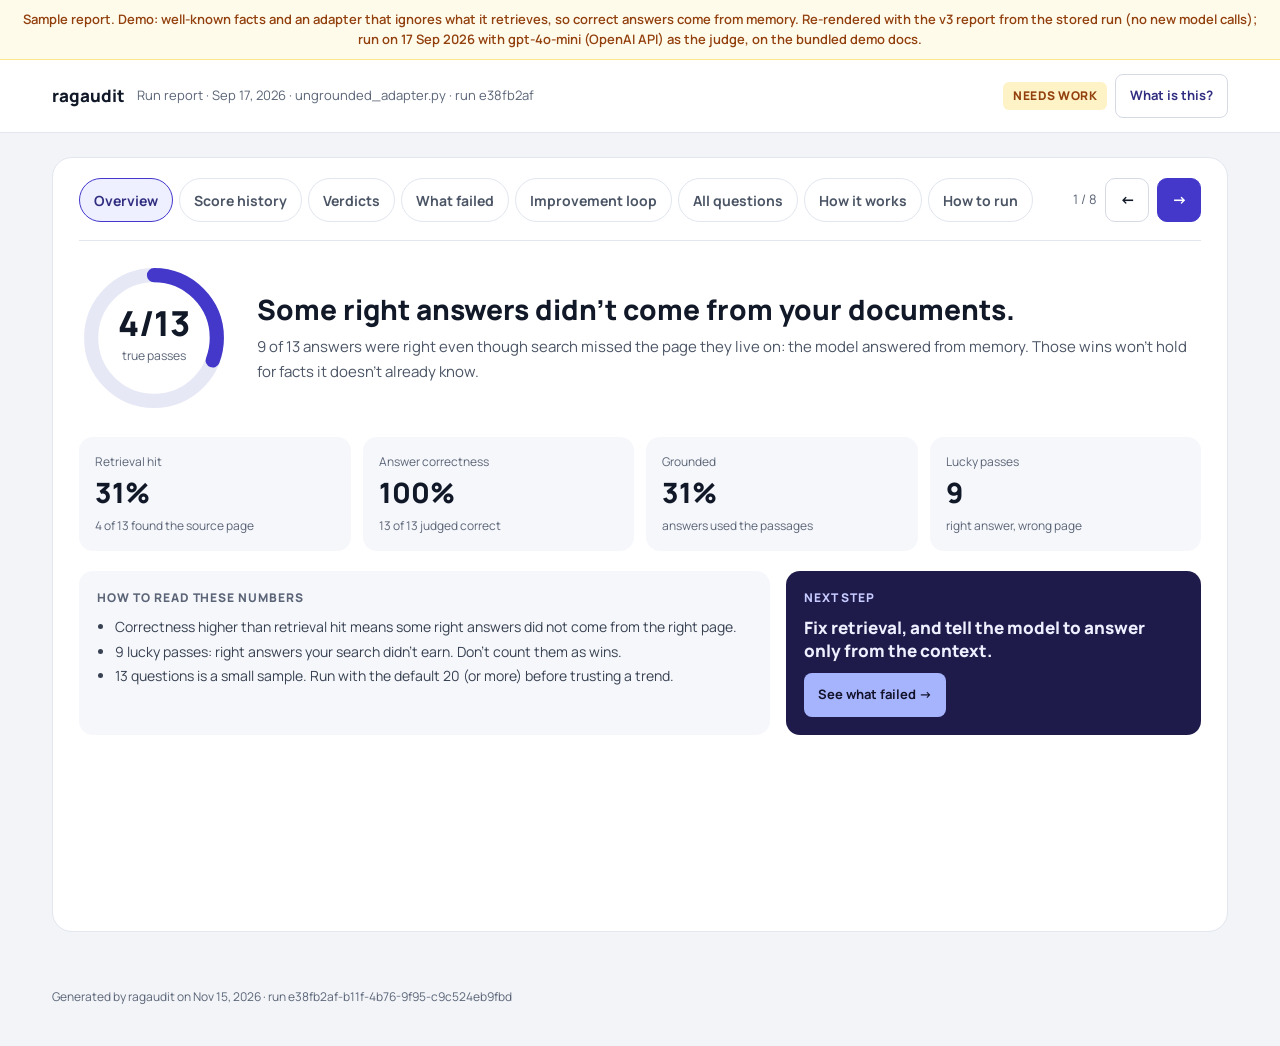
<file: docs/sample-report-lucky.html>
<!DOCTYPE html>
<html lang="en" class="no-js">
<head>
<meta charset="utf-8">
<meta name="viewport" content="width=device-width, initial-scale=1">
<title>ragaudit report · Sep 17, 2026</title>
<link rel="preconnect" href="https://fonts.googleapis.com">
<link rel="preconnect" href="https://fonts.gstatic.com" crossorigin>
<link rel="stylesheet" href="https://fonts.googleapis.com/css2?family=Manrope:wght@400;500;600;700;800&amp;family=JetBrains+Mono:wght@400;500&amp;display=swap">
<style>
/* ragaudit design system: tokens and shared components.
   Canonical source. The report inlines it; the website links a synced copy
   (docs/assets/ragaudit.css, written by scripts/sync_site.py). */
:root {
  --page: #F2F4F8;
  --card: #FFFFFF;
  --border: #E2E6EE;
  --border-strong: #D5DAE3;
  --soft: #F6F7FB;
  --text: #111827;
  --text-2: #374151;
  --body: #4B5565;
  --muted: #5B6577;
  --indigo: #4338CA;
  --indigo-dark: #312E81;
  --deep: #1E1B4B;
  --deep-2: #2E2A6B;
  --night: #13122B;
  --night-border: #34316A;
  --tint: #EEF0FF;
  --tint-2: #E0E7FF;
  --lilac: #A5B4FC;
  --lilac-text: #C7CBFF;
  --on-deep: #EEF0FF;
  --on-deep-2: #D9DCFF;
  --amber: #F59E0B;
  --amber-line: #D97706;
  --amber-tint: #FEF3C7;
  --amber-soft: #FFFBEB;
  --amber-border: #FDE68A;
  --amber-text: #92400E;
  --amber-text-2: #78350F;
  --ring: #E6E8F5;
  --good: #15803D;
  --good-tint: #DCFCE7;
  --good-text: #14532D;
  --bad: #B91C1C;
  --grey-count: #5F6878;
  --font: Manrope, system-ui, -apple-system, "Segoe UI", Roboto, sans-serif;
  --mono: "JetBrains Mono", ui-monospace, SFMono-Regular, Menlo, Consolas, monospace;
}
* { box-sizing: border-box; }
html { -webkit-text-size-adjust: 100%; }
body { margin: 0; background: var(--page); color: var(--text); font-family: var(--font); line-height: 1.5; }
a { color: var(--indigo); }
a:hover { color: var(--indigo-dark); }
code, pre, .mono { font-family: var(--mono); }
h1, h2, h3 { margin: 0; }
button { font: inherit; }
:focus-visible { outline: 3px solid var(--indigo); outline-offset: 2px; }
.muted { color: var(--muted); }
.eyebrow { font-size: 12px; font-weight: 800; letter-spacing: 0.08em; }
.eyebrow.indigo { color: var(--indigo); }
.eyebrow.amber { color: var(--amber-text); }
.sr-only { position: absolute; width: 1px; height: 1px; padding: 0; margin: -1px; overflow: hidden; clip: rect(0 0 0 0); white-space: nowrap; border: 0; }

/* buttons */
.btn { display: inline-flex; align-items: center; justify-content: center; gap: 8px; min-height: 44px; padding: 8px 14px; border-radius: 8px; border: 1px solid var(--border-strong); background: var(--card); color: var(--indigo-dark); font-size: 13px; font-weight: 700; cursor: pointer; text-decoration: none; }
.btn:hover { border-color: var(--indigo); }
.btn-primary { background: var(--indigo); border-color: var(--indigo); color: #FFFFFF; }
.btn-primary:hover { background: var(--indigo-dark); color: #FFFFFF; }
.btn-arrow { min-width: 44px; padding: 0; font-weight: 800; font-size: 15px; color: var(--text); border-radius: 10px; }
.btn-arrow.btn-primary { color: #FFFFFF; }
.btn-small { font-size: 13px; font-weight: 600; color: var(--text); }
.btn-big { min-height: 48px; padding: 12px 20px; font-size: 15px; border-radius: 10px; font-weight: 800; }
.btn-ghost-big { min-height: 48px; padding: 12px 20px; font-size: 15px; border-radius: 10px; color: var(--text); }
.btn-lilac { background: var(--lilac); border: none; color: var(--night); align-self: flex-start; }
.btn-lilac:hover { background: var(--tint-2); color: var(--night); }

/* badges */
.badge { padding: 5px 10px; border-radius: 6px; font-size: 12px; font-weight: 800; letter-spacing: 0.04em; }
.badge-needs_work { background: var(--amber-tint); color: var(--amber-text); }
.badge-good { background: var(--tint); color: var(--indigo-dark); }
.badge-strong { background: var(--good-tint); color: var(--good-text); }

/* pill tabs */
.tabs { display: flex; flex-wrap: wrap; gap: 6px; }
.tab { min-height: 44px; padding: 8px 14px; border-radius: 999px; border: 1px solid var(--border); background: var(--card); color: var(--body); font-size: 14px; font-weight: 700; cursor: pointer; }
.tab[aria-selected="true"] { border-color: var(--indigo); background: var(--tint); color: var(--indigo-dark); }
.tab-nav { display: flex; align-items: center; gap: 8px; }
.tab-pos { font-size: 13px; color: var(--muted); }

/* layout helpers */
.row { display: flex; flex-wrap: wrap; gap: 28px; }
.row-16 { display: flex; flex-wrap: wrap; gap: 16px; }
.col-main { flex: 3 1 560px; min-width: 0; }
.col-2 { flex: 2 1 420px; min-width: 0; }
.col-side { flex: 1 1 280px; min-width: 0; display: flex; flex-direction: column; gap: 12px; }
.card-soft { background: var(--soft); border-radius: 14px; padding: 18px; }
.card-soft h3, .card-title { font-size: 15px; font-weight: 800; margin-bottom: 6px; }
.card-text { font-size: 14px; line-height: 1.6; color: var(--body); }
.card-label { font-size: 12px; font-weight: 800; letter-spacing: 0.08em; color: var(--muted); margin-bottom: 8px; }
.card-deep { background: var(--deep); color: var(--on-deep); border-radius: 14px; padding: 18px; display: flex; flex-direction: column; gap: 10px; }
.card-deep .card-label { color: var(--lilac-text); margin: 0; }
.card-deep ul { margin: 0; padding-left: 18px; font-size: 14px; line-height: 1.7; color: var(--on-deep-2); }
.card-deep code { display: block; background: var(--deep-2); border-radius: 8px; padding: 10px; font-size: 12px; overflow-x: auto; white-space: nowrap; color: var(--on-deep); }
.card-link { text-align: left; background: var(--deep); color: var(--on-deep); border: none; border-radius: 14px; padding: 18px; cursor: pointer; width: 100%; }
.card-link .card-text { color: var(--on-deep-2); }
.card-link:hover { background: var(--indigo-dark); }

/* score ring and stat cards */
.ring { flex: none; }
.stats { display: grid; grid-template-columns: repeat(4, minmax(0, 1fr)); gap: 12px; margin-bottom: 20px; }
.stat { background: var(--soft); border-radius: 14px; padding: 16px; min-width: 0; }
.stat-label, .stat-note { font-size: 12px; color: var(--muted); }
.stat-note { margin-top: 4px; }
.stat-value { font-size: 28px; font-weight: 800; }

/* verdict grid */
.verdicts { display: grid; grid-template-columns: 120px repeat(2, minmax(0, 1fr)); gap: 10px; }
.vg-col { font-size: 13px; font-weight: 800; color: var(--muted); text-align: center; align-self: end; }
.vg-row { font-size: 13px; font-weight: 800; color: var(--muted); display: flex; align-items: center; }
.cell { border-radius: 14px; padding: 18px; background: var(--soft); min-width: 0; }
.cell-head { display: flex; flex-wrap: wrap; align-items: baseline; gap: 10px; }
.cell-count { font-size: 34px; font-weight: 800; color: var(--grey-count); }
.cell-name { font-weight: 800; color: var(--text-2); }
.cell-text { font-size: 13px; line-height: 1.55; color: var(--body); margin-top: 6px; }
.cell-true_pass { background: var(--tint); }
.cell-true_pass .cell-count { color: var(--indigo); }
.cell-true_pass .cell-name, .cell-true_pass .cell-text { color: var(--indigo-dark); }
.cell.cell-hot { background: var(--amber-soft); border: 1px solid var(--amber-border); }
.cell.cell-hot .cell-count, .cell.cell-hot .cell-name { color: var(--amber-text); }
.cell.cell-hot .cell-text { color: var(--amber-text-2); }

/* chips */
.chip { display: inline-flex; align-items: center; gap: 8px; margin-top: 16px; padding: 7px 12px; border-radius: 999px; font-size: 13px; font-weight: 700; }
.chip-good { background: var(--good-tint); color: var(--good-text); }
.chip-warn { background: var(--amber-tint); color: var(--amber-text); }

/* code rows with copy buttons */
/* how to run */
.cmd-easy { border: 1px solid var(--border); border-radius: 14px; overflow: hidden; }
.cmd-easy-head { display: flex; align-items: center; gap: 12px; padding: 12px 14px; background: var(--soft); }
.cmd-n { flex: none; width: 26px; height: 26px; border-radius: 50%; background: var(--indigo); color: #FFFFFF; font-size: 13px; font-weight: 800; display: flex; align-items: center; justify-content: center; }
.cmd-what-strong { font-size: 14px; font-weight: 700; }
.cmd-easy-body { display: flex; align-items: center; gap: 12px; padding: 12px 14px; background: var(--night); }
.cmd-easy-body code { flex: 1 1 auto; min-width: 0; overflow-x: auto; white-space: nowrap; font-size: 14px; color: var(--on-deep); }
.cmd-easy-body .prompt { color: var(--lilac); }
.copy { flex: none; min-height: 44px; min-width: 88px; padding: 6px 12px; border-radius: 8px; border: 1px solid var(--border-strong); background: var(--card); color: var(--indigo-dark); font-size: 13px; font-weight: 700; cursor: pointer; }
.copy-dark { border-color: var(--night-border); background: var(--deep); color: var(--on-deep); }
.cmd-list { display: flex; flex-direction: column; gap: 8px; }
.cmd-row { display: flex; flex-wrap: wrap; align-items: center; gap: 12px; padding: 10px 12px; border: 1px solid var(--border); border-radius: 12px; }
.cmd-row code { flex: 1 1 320px; min-width: 0; overflow-x: auto; white-space: nowrap; font-size: 13px; background: var(--page); border-radius: 8px; padding: 8px 10px; color: var(--text); }
.cmd-row .cmd-what { flex: 1 1 220px; font-size: 13px; color: var(--body); min-width: 0; }
.cmd-inline { display: flex; flex-wrap: wrap; align-items: center; gap: 10px; margin-top: 10px; }
.cmd-inline code { flex: 1 1 260px; min-width: 0; overflow-x: auto; white-space: nowrap; font-size: 13px; background: var(--card); border: 1px solid var(--border); border-radius: 8px; padding: 10px; }

/* slides */
.slides { width: 100%; font-family: var(--font); }
.slides-inner { width: 100%; padding: 18px; border-radius: 16px; background: var(--card); border: 1px solid var(--border); }
.slides-top { display: flex; align-items: center; justify-content: space-between; gap: 12px; margin-bottom: 12px; }
.slide { margin: 0; }
.js .slide[hidden] { display: none; }
.no-js .slide[hidden] { display: none; }
.slide-svg { display: block; width: 100%; height: auto; background: var(--soft); border: 1px solid var(--border); border-radius: 12px; }
.slide-caption { display: block; margin-top: 14px; min-height: 64px; }
.slide-title { display: block; font-size: 17px; font-weight: 800; color: var(--text); }
.slide-body { display: block; font-size: 14px; line-height: 1.55; margin-top: 4px; color: var(--muted); }
.slides-nav { display: flex; align-items: center; justify-content: space-between; gap: 12px; margin-top: 12px; }
.no-js .slides-nav, .no-js .slides-fs { display: none; }
.slide-dots { display: flex; gap: 0; flex-wrap: wrap; }
.slide-dot { width: 34px; height: 44px; padding: 0; border: none; background: transparent; cursor: pointer; display: inline-flex; align-items: center; justify-content: center; }
.slide-dot::before { content: ""; display: block; width: 10px; height: 10px; border-radius: 5px; background: #CBD2DE; transition: width 0.2s; }
.slide-dot[aria-current="true"]::before { width: 26px; background: var(--indigo); }
.slides-arrows { display: flex; gap: 8px; }
.slides.fs, .slides:fullscreen { position: fixed; inset: 0; z-index: 1000; display: flex; align-items: center; justify-content: center; padding: 32px; background: rgba(17, 16, 46, 0.92); }
.slides:fullscreen { position: static; }
.slides.fs .slides-inner, .slides:fullscreen .slides-inner { max-width: 1040px; max-height: 100%; overflow: auto; padding: 24px; border-radius: 18px; border: none; }

/* slides, dark variant (website hero): the drawings switch palette in the macro; the frame follows here */
.slides-dark .slides-inner { background: #1A1838; border-color: var(--night-border); }
.slides-dark .slide-svg { background: var(--night); border-color: var(--night-border); }
.slides-dark .eyebrow.muted, .slides-dark .slide-body { color: #BCC0E8; }
.slides-dark .slide-title { color: var(--on-deep); }
.slides-dark .btn { background: #1A1838; border-color: var(--night-border); color: var(--on-deep); }
.slides-dark .btn:hover { border-color: var(--lilac); }
.slides-dark .btn-arrow.btn-primary { background: var(--lilac); border-color: var(--lilac); color: var(--night); }
.slides-dark .slide-dot::before { background: #4A4785; }
.slides-dark .slide-dot[aria-current="true"]::before { background: var(--lilac); }
.slides-dark:focus-visible, .slides-dark :focus-visible { outline-color: var(--lilac); }
.slides-dark.fs { background: rgba(8, 7, 22, 0.94); }

@media (max-width: 720px) {
  .stats { grid-template-columns: repeat(2, minmax(0, 1fr)); }
  .verdicts { grid-template-columns: 64px repeat(2, minmax(0, 1fr)); gap: 8px; }
  .vg-col, .vg-row { font-size: 11px; }
  .cell { padding: 12px; }
  .cell-count { font-size: 26px; }
  .slides.fs { padding: 8px; }
  .slide-dot { width: 24px; }
  .slides-nav { gap: 8px; }
  .col-main, .col-2, .col-side { flex-basis: 100%; }
  .row { gap: 20px; }
}
@media (prefers-reduced-motion: reduce) {
  *, *::before, *::after { transition: none !important; animation: none !important; scroll-behavior: auto !important; }
}

/* report-only layout and widgets; the shared design system (design.css) is inlined before this. */
/* header */
.top { background: var(--card); border-bottom: 1px solid var(--border); }
.top-inner { max-width: 1240px; margin: 0 auto; padding: 14px 32px; display: flex; flex-wrap: wrap; align-items: center; justify-content: space-between; gap: 12px; }
.brand { display: flex; flex-wrap: wrap; align-items: center; gap: 12px; min-width: 0; }
.brand-name { font-weight: 800; font-size: 17px; }
.brand-meta { font-size: 13px; color: var(--muted); overflow-wrap: anywhere; }
.top-actions { display: flex; align-items: center; gap: 8px; }

main { max-width: 1240px; margin: 0 auto; padding: 24px 32px 56px; }
.scope { font-size: 13px; color: var(--body); margin: 0 0 12px; }
.report { background: var(--card); border: 1px solid var(--border); border-radius: 20px; padding: 20px 26px 28px; }

/* tab bar and panels */
.tabbar { display: flex; flex-wrap: wrap; align-items: center; justify-content: space-between; gap: 12px; padding-bottom: 18px; margin-bottom: 22px; border-bottom: 1px solid var(--border); }
.no-js .tabbar { display: none; }
.panel { min-height: 640px; }
.js .panel[hidden] { display: none; }
.no-js .panel + .panel { margin-top: 40px; padding-top: 28px; border-top: 1px solid var(--border); min-height: 0; }
.no-js .panel { min-height: 0; }
.panel-title { font-size: 22px; font-weight: 800; margin: 0 0 6px; }
.panel-lede { margin: 0 0 18px; font-size: 14px; color: var(--body); }

/* overview */
.hero { display: flex; flex-wrap: wrap; align-items: center; gap: 28px; margin-bottom: 24px; }
.hero-text { flex: 1 1 420px; min-width: 0; }
.hero h1 { margin: 0 0 8px; font-size: 28px; font-weight: 800; line-height: 1.25; }
.hero p { margin: 0; font-size: 15px; line-height: 1.65; color: var(--body); }
.reading ul { margin: 0; padding-left: 18px; font-size: 14px; line-height: 1.75; color: var(--text-2); }
.next-title { font-size: 17px; font-weight: 800; line-height: 1.35; }

/* score history */
.chart-head { display: flex; flex-wrap: wrap; justify-content: space-between; align-items: baseline; gap: 10px; margin-bottom: 6px; }
.chart-title { font-size: 16px; font-weight: 800; }
.legend { display: flex; flex-wrap: wrap; gap: 14px; font-size: 12px; color: var(--muted); }
.legend-line { display: inline-block; width: 14px; height: 3px; border-radius: 2px; vertical-align: middle; margin-right: 6px; background: var(--indigo); }
.legend-dash { display: inline-block; width: 14px; height: 0; border-top: 3px dashed var(--amber-line); vertical-align: middle; margin-right: 6px; }
.legend-mark { display: inline-block; width: 9px; height: 9px; transform: rotate(45deg); background: var(--amber); vertical-align: middle; margin-right: 7px; }
.chart-sub { font-size: 12px; color: var(--muted); margin-bottom: 8px; }
.chart svg { display: block; width: 100%; height: auto; }
.runs { display: grid; grid-template-columns: repeat(auto-fill, minmax(76px, 1fr)); gap: 6px; margin-top: 6px; }
.run-btn { text-align: center; min-height: 44px; padding: 6px 4px; border-radius: 10px; cursor: pointer; color: var(--text); background: transparent; border: 1px solid var(--border); }
.run-btn[aria-pressed="true"] { color: #FFFFFF; background: var(--indigo); border-color: var(--indigo); }
.run-btn .run-name { display: block; font-size: 13px; font-weight: 800; }
.run-btn .run-date { display: block; font-size: 11px; }
.run-detail { display: flex; flex-wrap: wrap; gap: 16px; align-items: center; margin-top: 12px; padding: 14px 16px; border-radius: 12px; background: var(--page); }
.run-detail-main { flex: 1 1 220px; min-width: 0; }
.run-detail-meta { font-size: 12px; font-weight: 700; color: var(--muted); }
.run-detail-note { font-size: 15px; font-weight: 700; margin-top: 2px; overflow-wrap: anywhere; }
.run-detail-nums { display: flex; flex-wrap: wrap; gap: 18px; font-size: 13px; }
.run-detail-nums .num { font-size: 18px; font-weight: 800; }
.run-detail-warn { flex-basis: 100%; font-size: 13px; color: var(--amber-text); }
.delta-good { color: var(--good); }
.delta-bad { color: var(--bad); }
.older { font-size: 12px; color: var(--muted); margin-top: 8px; }
.empty { background: var(--soft); border-radius: 14px; padding: 18px; margin-top: 12px; }
.empty-title { font-size: 15px; font-weight: 800; margin-bottom: 8px; }

/* what failed */
.fail-layout { display: flex; flex-wrap: wrap; gap: 24px; align-items: flex-start; }
.fail-list { flex: 1 1 240px; max-width: 320px; min-width: 0; display: flex; flex-direction: column; gap: 6px; }
.fail-item { text-align: left; min-height: 44px; padding: 10px 12px; border-radius: 12px; border: 1px solid var(--border); background: var(--card); color: var(--text); cursor: pointer; font-size: 13px; line-height: 1.4; }
.fail-item[aria-pressed="true"] { border-color: var(--indigo); background: var(--tint); }
.fail-item .fail-kind { display: block; font-size: 11px; font-weight: 800; letter-spacing: 0.06em; color: var(--amber-text); margin-bottom: 2px; }
.fail-detail-wrap { flex: 999 1 560px; min-width: 0; }
.js .fail-detail[hidden] { display: none; }
.no-js .fail-detail + .fail-detail { margin-top: 32px; }
.fail-q { font-size: 22px; font-weight: 800; margin: 0 0 16px; overflow-wrap: anywhere; }
.answers { display: grid; grid-template-columns: repeat(2, minmax(0, 1fr)); gap: 10px; margin-bottom: 16px; }
.ans { border-radius: 12px; padding: 16px; min-width: 0; }
.ans-label { font-size: 12px; font-weight: 700; }
.ans-text { font-size: 18px; font-weight: 800; overflow-wrap: anywhere; }
.ans-key { background: var(--tint); color: var(--indigo-dark); }
.ans-got { background: var(--amber-soft); border: 1px solid var(--amber-border); color: var(--amber-text); }
.ans-got.ok { background: var(--tint); border-color: var(--tint); color: var(--indigo-dark); }
.passages { display: flex; flex-direction: column; gap: 8px; }
.passage { display: flex; gap: 12px; padding: 12px 14px; border-radius: 10px; border: 1px solid var(--border); min-width: 0; }
.passage.source { border: 2px solid var(--lilac); background: #F8F9FF; }
.passage-rank { font-family: var(--mono); font-size: 12px; color: var(--muted); flex: none; }
.passage.source .passage-rank { color: var(--indigo); font-weight: 500; }
.passage-text { font-family: var(--mono); font-size: 13px; line-height: 1.6; color: var(--text-2); min-width: 0; overflow-wrap: anywhere; }
.passage-text b { color: var(--text); }
.passage-tag { margin-left: auto; font-size: 12px; font-weight: 800; color: var(--indigo); flex: none; }
.passage.gold { border-style: dashed; }
.none-note { font-size: 14px; color: var(--body); }

/* improvement loop */
.bars { display: flex; flex-direction: column; gap: 14px; }
.bar-head { display: flex; justify-content: space-between; gap: 8px; font-size: 13px; margin-bottom: 6px; }
.bar { height: 12px; border-radius: 6px; background: var(--ring); }
.bar > span { display: block; height: 12px; border-radius: 6px; }
.changes { font-family: var(--mono); font-size: 13px; line-height: 2; }
.changes div { display: flex; justify-content: space-between; gap: 12px; }
.changes .knob { color: var(--muted); overflow-wrap: anywhere; }
.sparkline { display: block; width: 100%; max-width: 280px; height: auto; margin-top: 12px; }

/* all questions */
.table-head { display: flex; flex-wrap: wrap; justify-content: space-between; align-items: baseline; gap: 12px; margin-bottom: 14px; }
.chips { display: flex; flex-wrap: wrap; gap: 6px; margin-bottom: 12px; }
.filter { min-height: 44px; padding: 6px 12px; border-radius: 999px; border: 1px solid var(--border); background: var(--card); color: var(--body); font-size: 13px; font-weight: 700; cursor: pointer; }
.filter[aria-pressed="true"] { border-color: var(--indigo); background: var(--tint); color: var(--indigo-dark); }
.table-scroll { overflow-x: auto; -webkit-overflow-scrolling: touch; border-radius: 4px; }
table.cases { width: 100%; border-collapse: collapse; font-size: 14px; min-width: 760px; }
table.cases th { text-align: left; color: var(--muted); padding: 10px 8px; font-weight: 700; border-bottom: 1px solid var(--border); }
table.cases td { padding: 13px 8px; border-bottom: 1px solid #EEF0F5; vertical-align: top; overflow-wrap: anywhere; }
table.cases tr.hot { background: var(--amber-soft); }
.v-true_pass { color: var(--indigo); font-weight: 800; }
.v-lucky_pass, .v-generation_failure, .v-retrieval_failure { color: var(--amber-text); font-weight: 800; }
.facts { display: flex; flex-wrap: wrap; gap: 8px 24px; margin-top: 18px; font-size: 13px; color: var(--muted); }

/* welcome dialog */
.welcome { position: fixed; inset: 0; z-index: 100; background: rgba(17, 16, 46, 0.72); display: flex; align-items: center; justify-content: center; padding: 32px; }
.welcome[hidden] { display: none; }
.welcome-box { position: relative; width: 100%; max-width: 1100px; max-height: 100%; overflow: auto; background: var(--card); border-radius: 22px; padding: 30px; display: flex; flex-wrap: wrap; gap: 28px; align-items: center; }
.welcome-close { position: absolute; top: 14px; right: 14px; width: 44px; height: 44px; border-radius: 50%; border: 1px solid var(--border-strong); background: var(--card); color: var(--text); cursor: pointer; display: flex; align-items: center; justify-content: center; padding: 0; z-index: 2; }
.welcome-text { flex: 1 1 300px; min-width: 0; }
.welcome-text h2 { margin: 0 0 12px; font-size: 30px; font-weight: 800; line-height: 1.2; }
.welcome-text p { margin: 0 0 14px; font-size: 15px; line-height: 1.65; color: var(--body); }
.welcome-text p:last-of-type { margin-bottom: 22px; }
.welcome-actions { display: flex; flex-wrap: wrap; gap: 10px; }
.welcome-art { flex: 1 1 480px; min-width: 0; }

.foot { max-width: 1240px; margin: 0 auto; padding: 0 32px 40px; font-size: 12px; color: var(--muted); }

@media (max-width: 720px) {
  .top-inner { padding: 12px 16px; }
  main { padding: 16px 16px 40px; }
  .foot { padding: 0 16px 32px; }
  .report { padding: 16px 14px 22px; border-radius: 16px; }
  .hero h1 { font-size: 23px; }
  .hero { gap: 18px; }
  .answers { grid-template-columns: minmax(0, 1fr); }
  .fail-list { max-width: none; }
  .welcome { padding: 12px; align-items: flex-start; }
  .welcome-box { padding: 22px 16px; gap: 18px; }
  .welcome-text h2 { font-size: 24px; padding-right: 40px; }
  .hero-text, .welcome-art, .welcome-text, .fail-detail-wrap { flex-basis: 100%; }
  .tab-nav { margin-left: auto; }
}

</style>
</head>
<body><div role="note" style="background:#FFFBEB;color:#92400E;border-bottom:1px solid #FDE68A;padding:10px 16px;font:600 13px/1.5 Manrope,system-ui,sans-serif;text-align:center">Sample report. Demo: well-known facts and an adapter that ignores what it retrieves, so correct answers come from memory. Re-rendered with the v3 report from the stored run (no new model calls); run on 17 Sep 2026 with gpt-4o-mini (OpenAI API) as the judge, on the bundled demo docs.</div>
<header class="top">
  <div class="top-inner">
    <div class="brand">
      <div class="brand-name">ragaudit</div>
      <div class="brand-meta">Run report · Sep 17, 2026 · ungrounded_adapter.py · run e38fb2af</div>
    </div>
    <div class="top-actions">
      <span class="badge badge-needs_work" title="STRONG: 80% or more true passes · GOOD: 60% or more · NEEDS WORK: below 60%">NEEDS WORK</span>
      <button type="button" class="btn" data-welcome-open>What is this?</button>
    </div>
  </div>
</header>

<main>
  
  <section class="report" aria-label="Report">
    <div class="tabbar">
      <div class="tabs" role="tablist" aria-label="Report sections">
        <button type="button" role="tab" id="tab-overview" data-tab="overview" aria-controls="panel-overview" aria-selected="true" tabindex="0" class="tab">Overview</button>
        <button type="button" role="tab" id="tab-history" data-tab="history" aria-controls="panel-history" aria-selected="false" tabindex="-1" class="tab">Score history</button>
        <button type="button" role="tab" id="tab-verdicts" data-tab="verdicts" aria-controls="panel-verdicts" aria-selected="false" tabindex="-1" class="tab">Verdicts</button>
        <button type="button" role="tab" id="tab-failed" data-tab="failed" aria-controls="panel-failed" aria-selected="false" tabindex="-1" class="tab">What failed</button>
        <button type="button" role="tab" id="tab-loop" data-tab="loop" aria-controls="panel-loop" aria-selected="false" tabindex="-1" class="tab">Improvement loop</button>
        <button type="button" role="tab" id="tab-questions" data-tab="questions" aria-controls="panel-questions" aria-selected="false" tabindex="-1" class="tab">All questions</button>
        <button type="button" role="tab" id="tab-how" data-tab="how" aria-controls="panel-how" aria-selected="false" tabindex="-1" class="tab">How it works</button>
        <button type="button" role="tab" id="tab-run" data-tab="run" aria-controls="panel-run" aria-selected="false" tabindex="-1" class="tab">How to run</button>
      </div>
      <div class="tab-nav">
        <span class="tab-pos" data-tab-pos>1 / 8</span>
        <button type="button" class="btn btn-arrow" data-tab-prev aria-label="Previous section">←</button>
        <button type="button" class="btn btn-arrow btn-primary" data-tab-next aria-label="Next section">→</button>
      </div>
    </div>

    
    <div class="panel" role="tabpanel" id="panel-overview" aria-labelledby="tab-overview">
      <div class="hero">
        <svg class="ring" width="150" height="150" viewBox="0 0 148 148" role="img" aria-label="4 of 13 true passes">
          <circle cx="74" cy="74" r="62" fill="none" stroke="#E6E8F5" stroke-width="14"></circle>
          <circle cx="74" cy="74" r="62" fill="none" stroke="#4338CA" stroke-width="14" stroke-linecap="round" stroke-dasharray="119.9 389.6" transform="rotate(-90 74 74)"></circle>
          <text x="74" y="72" text-anchor="middle" font-family="Manrope, system-ui, sans-serif" font-size="34" font-weight="800" fill="#111827">4/13</text>
          <text x="74" y="96" text-anchor="middle" font-family="Manrope, system-ui, sans-serif" font-size="12" fill="#5B6577">true passes</text>
        </svg>
        <div class="hero-text">
          <h1>Some right answers didn&#39;t come from your documents.</h1>
          <p>9 of 13 answers were right even though search missed the page they live on: the model answered from memory. Those wins won&#39;t hold for facts it doesn&#39;t already know.</p>
        </div>
      </div>
      <div class="stats">
        
        <div class="stat"><div class="stat-label">Retrieval hit</div><div class="stat-value">31%</div><div class="stat-note">4 of 13 found the source page</div></div>
        
        <div class="stat"><div class="stat-label">Answer correctness</div><div class="stat-value">100%</div><div class="stat-note">13 of 13 judged correct</div></div>
        
        <div class="stat"><div class="stat-label">Grounded</div><div class="stat-value">31%</div><div class="stat-note">answers used the passages</div></div>
        
        <div class="stat"><div class="stat-label">Lucky passes</div><div class="stat-value">9</div><div class="stat-note">right answer, wrong page</div></div>
        
      </div>
      <div class="row-16">
        <div class="card-soft reading col-2">
          <div class="card-label">HOW TO READ THESE NUMBERS</div>
          <ul><li>Correctness higher than retrieval hit means some right answers did not come from the right page.</li><li>9 lucky passes: right answers your search didn&#39;t earn. Don&#39;t count them as wins.</li><li>13 questions is a small sample. Run with the default 20 (or more) before trusting a trend.</li></ul>
        </div>
        <div class="card-deep col-side">
          <div class="card-label">NEXT STEP</div>
          <div class="next-title">Fix retrieval, and tell the model to answer only from the context.</div>
          <button type="button" class="btn btn-lilac" data-goto="failed">See what failed →</button>
        </div>
      </div>
    </div>

    
    <div class="panel" role="tabpanel" id="panel-history" aria-labelledby="tab-history" hidden>
      <h2 class="sr-only">Score history</h2>
      <div class="row">
        <div class="col-main chart" data-chart>
          
          <div class="chart-head">
            <div class="chart-title">Score history</div>
            <div class="legend">
              <span><span class="legend-line" aria-hidden="true"></span>true pass</span>
              <span><span class="legend-dash" aria-hidden="true"></span>retrieval hit</span>
              
            </div>
          </div>
          
          <div class="empty">
            <div class="empty-title">No runs recorded for this project yet</div>
            <div class="card-text">Runs from <code>ragaudit check</code> and <code>ragaudit improve</code> are saved in a .ragaudit folder next to your documents and drawn here.</div>
            <div class="cmd-inline"><code>ragaudit check --docs ./docs --adapter demo/ungrounded_adapter.py</code><button type="button" class="copy" data-copy="ragaudit check --docs ./docs --adapter demo/ungrounded_adapter.py" aria-label="Copy command: ragaudit check --docs ./docs --adapter demo/ungrounded_adapter.py">Copy</button></div>
          </div>
          
        </div>
        <div class="col-side">
          <div class="card-soft"><div class="card-label">WHERE THIS COMES FROM</div><div class="card-text">Every check is saved in your project folder, so each new report draws every earlier run.</div></div>
          <div class="card-soft"><div class="card-label">FAIR COMPARISONS</div><div class="card-text">Runs reuse the same questions while your documents stay the same. Runs where documents changed are marked.</div></div>
          <div class="card-soft"><div class="card-label">READING A DIP</div><div class="card-text">A drop right after new documents usually means look-alike pages now compete. Try raising top-k or adding re-ranking.</div></div>
        </div>
      </div>
    </div>

    
    <div class="panel" role="tabpanel" id="panel-verdicts" aria-labelledby="tab-verdicts" hidden>
      <h2 class="panel-title">Verdicts: two checks, crossed</h2>
      <p class="panel-lede">Each question is judged on retrieval and on the answer separately. Where it lands tells you what to fix.</p>
      <div class="verdicts">
        <div></div>
        <div class="vg-col">FOUND THE PAGE</div>
        <div class="vg-col">MISSED THE PAGE</div>
        <div class="vg-row">RIGHT ANSWER</div>
        <div class="cell cell-true_pass"><div class="cell-head"><span class="cell-count">4</span><span class="cell-name">True pass</span></div><div class="cell-text">Worked end to end. This is the number to protect when you change anything.</div></div>
        <div class="cell cell-hot"><div class="cell-head"><span class="cell-count">9</span><span class="cell-name">Lucky pass</span></div><div class="cell-text">Right answer from the wrong page: the model guessed from memory. Each one is re-asked with no pages to confirm.</div></div>
        <div class="vg-row">WRONG ANSWER</div>
        <div class="cell"><div class="cell-head"><span class="cell-count">0</span><span class="cell-name">Generation failure</span></div><div class="cell-text">The page was there and the model still got it wrong. Fix the prompt, passage length or model.</div></div>
        <div class="cell"><div class="cell-head"><span class="cell-count">0</span><span class="cell-name">Retrieval failure</span></div><div class="cell-text">Wrong page, wrong answer. Fix chunking, embeddings or top-k.</div></div>
      </div>
    </div>

    
    <div class="panel" role="tabpanel" id="panel-failed" aria-labelledby="tab-failed" hidden>
      
      <h2 class="sr-only">What failed</h2>
      <div class="fail-layout">
        
        <div class="fail-list" aria-label="Failing questions">
          
          <button type="button" class="fail-item" data-fail aria-pressed="true"><span class="fail-kind">LUCKY PASS</span>What is the atomic number of Carbon?</button>
          
          <button type="button" class="fail-item" data-fail aria-pressed="false"><span class="fail-kind">LUCKY PASS</span>What is the smallest and shallowest ocean on Earth?</button>
          
          <button type="button" class="fail-item" data-fail aria-pressed="false"><span class="fail-kind">LUCKY PASS</span>Who primarily drafted the Declaration of Independence?</button>
          
          <button type="button" class="fail-item" data-fail aria-pressed="false"><span class="fail-kind">LUCKY PASS</span>Who was the first person to step onto the lunar surface during the Moon landing?</button>
          
          <button type="button" class="fail-item" data-fail aria-pressed="false"><span class="fail-kind">LUCKY PASS</span>What is the capital of Canada?</button>
          
          <button type="button" class="fail-item" data-fail aria-pressed="false"><span class="fail-kind">LUCKY PASS</span>When was Mount Everest first summited?</button>
          
          <button type="button" class="fail-item" data-fail aria-pressed="false"><span class="fail-kind">LUCKY PASS</span>What is the speed of light in a vacuum in meters per second?</button>
          
          <button type="button" class="fail-item" data-fail aria-pressed="false"><span class="fail-kind">LUCKY PASS</span>What is the capital of South Korea?</button>
          
          <button type="button" class="fail-item" data-fail aria-pressed="false"><span class="fail-kind">LUCKY PASS</span>What significant event marked the beginning of the French Revolution?</button>
          
        </div>
        
        <div class="fail-detail-wrap">
          
          <article class="fail-detail" data-fail-detail>
            <div class="row">
              <div class="col-2">
                <div class="eyebrow amber" style="margin-bottom: 8px">LUCKY PASS · 1 OF 9</div>
                <h3 class="fail-q">What is the atomic number of Carbon?</h3>
                <div class="answers">
                  <div class="ans ans-key"><div class="ans-label">Answer key</div><div class="ans-text">6</div></div>
                  <div class="ans ans-got ok"><div class="ans-label">Pipeline said</div><div class="ans-text">The atomic number of Carbon is 6.</div></div>
                </div>
                <div class="card-label">WHAT THE SEARCH RETURNED</div>
                <div class="passages">
                  
                  <div class="passage"><span class="passage-rank">#1</span><span class="passage-text"># The Oceans There are five recognized oceans on Earth: the Pacific, Atlantic, Indian, Southern, and Arctic. The Pacific Ocean is the largest and deepest, covering more area than all of Earth&#39;s land combined. The Arctic Ocean is the smallest and shallowest of the five. The deepest known point in any ocean is the Challenger Deep in the Pacific&#39;s Mariana Trench.</span></div>
                  
                </div>
                
                <div class="card-label" style="margin-top: 16px">THE PAGE IT SHOULD HAVE FOUND</div>
                <div class="passages"><div class="passage gold"><span class="passage-rank">src</span><span class="passage-text"># Basic Chemical Elements Hydrogen is the first element on the periodic table, with atomic number 1. Oxygen has atomic number 8. Carbon has atomic number <b>6</b>, and its ability to form long chains is the basis of organic chemistry. Gold has the chemical symbol Au, from the Latin &#34;aurum,&#34; and iron has the symbol Fe, from &#34;ferrum.&#34; Helium, atomic number 2, is the second lightest element and does not react with other elements under normal conditions.</span></div></div>
                
              </div>
              <div class="col-side">
                <div class="card-soft"><div class="card-label">WHY IT FAILED</div><div class="card-text">The answer matched the key, but the passage it lives on was not retrieved, so the model answered from memory or from a look-alike page. Re-asked with no passages at all, it was still right: confirmed from memory. Judge: The candidate answer correctly states that the atomic number of Carbon is 6, matching the expected answer.</div></div>
                <div class="card-deep">
                  <div class="card-label">TRY THIS</div>
                  <ul><li>Fix retrieval first: this page should come back</li><li>Tell the model to answer only from the context</li><li>Raise top-k or add re-ranking</li></ul>
                  <code>ragaudit check --docs ./docs --adapter demo/ungrounded_adapter.py --note &#34;what you changed&#34;</code>
                </div>
              </div>
            </div>
          </article>
          
          <article class="fail-detail" data-fail-detail hidden>
            <div class="row">
              <div class="col-2">
                <div class="eyebrow amber" style="margin-bottom: 8px">LUCKY PASS · 2 OF 9</div>
                <h3 class="fail-q">What is the smallest and shallowest ocean on Earth?</h3>
                <div class="answers">
                  <div class="ans ans-key"><div class="ans-label">Answer key</div><div class="ans-text">The Arctic Ocean is the smallest and shallowest of the five.</div></div>
                  <div class="ans ans-got ok"><div class="ans-label">Pipeline said</div><div class="ans-text">The smallest and shallowest ocean on Earth is the Arctic Ocean. It covers an area of about 15.6 million square kilometers (6.1 million square miles) and has an average depth of around 1,205 meters (3,937 feet), making it both the smallest and the shallowest of the world&#39;s oceans.</div></div>
                </div>
                <div class="card-label">WHAT THE SEARCH RETURNED</div>
                <div class="passages">
                  
                  <div class="passage"><span class="passage-rank">#1</span><span class="passage-text"># The Moon Landing On July 20, 1969, NASA&#39;s Apollo 11 mission landed the first humans on the Moon. Neil Armstrong became the first person to step onto the lunar surface, followed shortly after by Buzz Aldrin, while Michael Collins remained in lunar orbit aboard the command module. Armstrong&#39;s words upon stepping onto the surface, &#34;That&#39;s one small step for man, one giant leap for mankind,&#34; are among the most quoted in history.</span></div>
                  
                </div>
                
                <div class="card-label" style="margin-top: 16px">THE PAGE IT SHOULD HAVE FOUND</div>
                <div class="passages"><div class="passage gold"><span class="passage-rank">src</span><span class="passage-text"># The Oceans There are five recognized oceans on Earth: the Pacific, Atlantic, Indian, Southern, and Arctic. The Pacific Ocean is the largest and deepest, covering more area than all of Earth&#39;s land combined. <b>The Arctic Ocean is the smallest and shallowest of the five.</b> The deepest known point in any ocean is the Challenger Deep in the Pacific&#39;s Mariana Trench.</span></div></div>
                
              </div>
              <div class="col-side">
                <div class="card-soft"><div class="card-label">WHY IT FAILED</div><div class="card-text">The answer matched the key, but the passage it lives on was not retrieved, so the model answered from memory or from a look-alike page. Re-asked with no passages at all, it was still right: confirmed from memory. Judge: The candidate answer correctly identifies the Arctic Ocean as the smallest and shallowest ocean, matching the expected answer&#39;s content and providing additional accurate details.</div></div>
                <div class="card-deep">
                  <div class="card-label">TRY THIS</div>
                  <ul><li>Fix retrieval first: this page should come back</li><li>Tell the model to answer only from the context</li><li>Raise top-k or add re-ranking</li></ul>
                  <code>ragaudit check --docs ./docs --adapter demo/ungrounded_adapter.py --note &#34;what you changed&#34;</code>
                </div>
              </div>
            </div>
          </article>
          
          <article class="fail-detail" data-fail-detail hidden>
            <div class="row">
              <div class="col-2">
                <div class="eyebrow amber" style="margin-bottom: 8px">LUCKY PASS · 3 OF 9</div>
                <h3 class="fail-q">Who primarily drafted the Declaration of Independence?</h3>
                <div class="answers">
                  <div class="ans ans-key"><div class="ans-label">Answer key</div><div class="ans-text">Thomas Jefferson</div></div>
                  <div class="ans ans-got ok"><div class="ans-label">Pipeline said</div><div class="ans-text">The primary author of the Declaration of Independence was Thomas Jefferson. He drafted the document in 1776, with input and revisions from other members of the Continental Congress, including John Adams and Benjamin Franklin. The Declaration was adopted on July 4, 1776.</div></div>
                </div>
                <div class="card-label">WHAT THE SEARCH RETURNED</div>
                <div class="passages">
                  
                  <div class="passage"><span class="passage-rank">#1</span><span class="passage-text"># The French Revolution The French Revolution began in 1789, marked by the storming of the Bastille prison in Paris on July 14 of that year — a date now celebrated annually as Bastille Day, France&#39;s national holiday. The revolution led to the abolition of the French monarchy and, in 1793, the execution of King Louis XVI. It fundamentally reshaped French society and influenced revolutionary movements across the world.</span></div>
                  
                </div>
                
                <div class="card-label" style="margin-top: 16px">THE PAGE IT SHOULD HAVE FOUND</div>
                <div class="passages"><div class="passage gold"><span class="passage-rank">src</span><span class="passage-text"># United States Independence The United States declared independence from Great Britain on July 4, 1776, when the Continental Congress adopted the Declaration of Independence. The document was primarily drafted by <b>Thomas Jefferson</b>. Independence Day is celebrated annually in the United States on July 4th with fireworks and public celebrations. The Revolutionary War itself continued until 1783, when the Treaty of Paris formally ended the conflict.</span></div></div>
                
              </div>
              <div class="col-side">
                <div class="card-soft"><div class="card-label">WHY IT FAILED</div><div class="card-text">The answer matched the key, but the passage it lives on was not retrieved, so the model answered from memory or from a look-alike page. Re-asked with no passages at all, it was still right: confirmed from memory. Judge: The candidate answer correctly identifies Thomas Jefferson as the primary author of the Declaration of Independence and provides additional relevant context about the drafting process and adoption date.</div></div>
                <div class="card-deep">
                  <div class="card-label">TRY THIS</div>
                  <ul><li>Fix retrieval first: this page should come back</li><li>Tell the model to answer only from the context</li><li>Raise top-k or add re-ranking</li></ul>
                  <code>ragaudit check --docs ./docs --adapter demo/ungrounded_adapter.py --note &#34;what you changed&#34;</code>
                </div>
              </div>
            </div>
          </article>
          
          <article class="fail-detail" data-fail-detail hidden>
            <div class="row">
              <div class="col-2">
                <div class="eyebrow amber" style="margin-bottom: 8px">LUCKY PASS · 4 OF 9</div>
                <h3 class="fail-q">Who was the first person to step onto the lunar surface during the Moon landing?</h3>
                <div class="answers">
                  <div class="ans ans-key"><div class="ans-label">Answer key</div><div class="ans-text">Neil Armstrong</div></div>
                  <div class="ans ans-got ok"><div class="ans-label">Pipeline said</div><div class="ans-text">The first person to step onto the lunar surface during the Moon landing was astronaut Neil Armstrong. He did so on July 20, 1969, as part of NASA&#39;s Apollo 11 mission. Armstrong famously declared, &#34;That&#39;s one small step for [a] man, one giant leap for mankind&#34; as he descended from the lunar module.</div></div>
                </div>
                <div class="card-label">WHAT THE SEARCH RETURNED</div>
                <div class="passages">
                  
                  <div class="passage"><span class="passage-rank">#1</span><span class="passage-text"># Mount Everest Mount Everest, located in the Himalayas on the border between Nepal and Tibet, is Earth&#39;s tallest mountain above sea level, with a peak elevation of 8,849 meters (29,032 feet). It was first summited on May 29, 1953, by Sir Edmund Hillary and Tenzing Norgay. While Everest is the tallest mountain above sea level, Mauna Kea in Hawaii is taller when measured from its base on the ocean floor.</span></div>
                  
                </div>
                
                <div class="card-label" style="margin-top: 16px">THE PAGE IT SHOULD HAVE FOUND</div>
                <div class="passages"><div class="passage gold"><span class="passage-rank">src</span><span class="passage-text"># The Moon Landing On July 20, 1969, NASA&#39;s Apollo 11 mission landed the first humans on the Moon. <b>Neil Armstrong</b> became the first person to step onto the lunar surface, followed shortly after by Buzz Aldrin, while Michael Collins remained in lunar orbit aboard the command module. Armstrong&#39;s words upon stepping onto the surface, &#34;That&#39;s one small step for man, one giant leap for mankind,&#34; are among the most quoted in history.</span></div></div>
                
              </div>
              <div class="col-side">
                <div class="card-soft"><div class="card-label">WHY IT FAILED</div><div class="card-text">The answer matched the key, but the passage it lives on was not retrieved, so the model answered from memory or from a look-alike page. Re-asked with no passages at all, it was still right: confirmed from memory. Judge: The candidate answer correctly identifies Neil Armstrong as the first person to step onto the lunar surface and provides additional context about the event and his famous quote.</div></div>
                <div class="card-deep">
                  <div class="card-label">TRY THIS</div>
                  <ul><li>Fix retrieval first: this page should come back</li><li>Tell the model to answer only from the context</li><li>Raise top-k or add re-ranking</li></ul>
                  <code>ragaudit check --docs ./docs --adapter demo/ungrounded_adapter.py --note &#34;what you changed&#34;</code>
                </div>
              </div>
            </div>
          </article>
          
          <article class="fail-detail" data-fail-detail hidden>
            <div class="row">
              <div class="col-2">
                <div class="eyebrow amber" style="margin-bottom: 8px">LUCKY PASS · 5 OF 9</div>
                <h3 class="fail-q">What is the capital of Canada?</h3>
                <div class="answers">
                  <div class="ans ans-key"><div class="ans-label">Answer key</div><div class="ans-text">Ottawa</div></div>
                  <div class="ans ans-got ok"><div class="ans-label">Pipeline said</div><div class="ans-text">The capital of Canada is Ottawa.</div></div>
                </div>
                <div class="card-label">WHAT THE SEARCH RETURNED</div>
                <div class="passages">
                  
                  <div class="passage"><span class="passage-rank">#1</span><span class="passage-text"># Capital Cities of Europe France&#39;s capital is Paris. Germany&#39;s capital is Berlin. Italy&#39;s capital is Rome. Spain&#39;s capital is Madrid. The United Kingdom&#39;s capital is London. These have been the seats of national government for their respective countries for well over a century, and each city is also the largest city in its country by population.</span></div>
                  
                </div>
                
                <div class="card-label" style="margin-top: 16px">THE PAGE IT SHOULD HAVE FOUND</div>
                <div class="passages"><div class="passage gold"><span class="passage-rank">src</span><span class="passage-text"># Capital Cities of the Americas The capital of the United States is Washington, D.C., which is not part of any state. Canada&#39;s capital is <b>Ottawa</b>, not Toronto. Brazil&#39;s capital is Brasília, a purpose-built city that replaced Rio de Janeiro as the capital in 1960. Mexico&#39;s capital is Mexico City, one of the largest cities in the world by population.</span></div></div>
                
              </div>
              <div class="col-side">
                <div class="card-soft"><div class="card-label">WHY IT FAILED</div><div class="card-text">The answer matched the key, but the passage it lives on was not retrieved, so the model answered from memory or from a look-alike page. Re-asked with no passages at all, it was still right: confirmed from memory. Judge: The candidate answer correctly states that Ottawa is the capital of Canada, which matches the expected answer.</div></div>
                <div class="card-deep">
                  <div class="card-label">TRY THIS</div>
                  <ul><li>Fix retrieval first: this page should come back</li><li>Tell the model to answer only from the context</li><li>Raise top-k or add re-ranking</li></ul>
                  <code>ragaudit check --docs ./docs --adapter demo/ungrounded_adapter.py --note &#34;what you changed&#34;</code>
                </div>
              </div>
            </div>
          </article>
          
          <article class="fail-detail" data-fail-detail hidden>
            <div class="row">
              <div class="col-2">
                <div class="eyebrow amber" style="margin-bottom: 8px">LUCKY PASS · 6 OF 9</div>
                <h3 class="fail-q">When was Mount Everest first summited?</h3>
                <div class="answers">
                  <div class="ans ans-key"><div class="ans-label">Answer key</div><div class="ans-text">May 29, 1953</div></div>
                  <div class="ans ans-got ok"><div class="ans-label">Pipeline said</div><div class="ans-text">Mount Everest was first summited on May 29, 1953, by Sir Edmund Hillary from New Zealand and Tenzing Norgay, a Sherpa of Nepal.</div></div>
                </div>
                <div class="card-label">WHAT THE SEARCH RETURNED</div>
                <div class="passages">
                  
                  <div class="passage"><span class="passage-rank">#1</span><span class="passage-text"># Basic Physics Constants The speed of light in a vacuum is approximately 299,792,458 meters per second, often rounded to 3.0 x 10^8 m/s. Standard Earth gravity is approximately 9.8 meters per second squared. Absolute zero, the coldest theoretically possible temperature, is 0 Kelvin, equal to -273.15 degrees Celsius. These values are treated as fixed constants in physics and do not vary by location or experiment under normal conditions.</span></div>
                  
                </div>
                
                <div class="card-label" style="margin-top: 16px">THE PAGE IT SHOULD HAVE FOUND</div>
                <div class="passages"><div class="passage gold"><span class="passage-rank">src</span><span class="passage-text"># Mount Everest Mount Everest, located in the Himalayas on the border between Nepal and Tibet, is Earth&#39;s tallest mountain above sea level, with a peak elevation of 8,849 meters (29,032 feet). It was first summited on <b>May 29, 1953</b>, by Sir Edmund Hillary and Tenzing Norgay. While Everest is the tallest mountain above sea level, Mauna Kea in Hawaii is taller when measured from its base on the ocean floor.</span></div></div>
                
              </div>
              <div class="col-side">
                <div class="card-soft"><div class="card-label">WHY IT FAILED</div><div class="card-text">The answer matched the key, but the passage it lives on was not retrieved, so the model answered from memory or from a look-alike page. Re-asked with no passages at all, it was still right: confirmed from memory. Judge: The candidate answer correctly states the date Mount Everest was first summited as May 29, 1953, and provides additional accurate details regarding the climbers.</div></div>
                <div class="card-deep">
                  <div class="card-label">TRY THIS</div>
                  <ul><li>Fix retrieval first: this page should come back</li><li>Tell the model to answer only from the context</li><li>Raise top-k or add re-ranking</li></ul>
                  <code>ragaudit check --docs ./docs --adapter demo/ungrounded_adapter.py --note &#34;what you changed&#34;</code>
                </div>
              </div>
            </div>
          </article>
          
          <article class="fail-detail" data-fail-detail hidden>
            <div class="row">
              <div class="col-2">
                <div class="eyebrow amber" style="margin-bottom: 8px">LUCKY PASS · 7 OF 9</div>
                <h3 class="fail-q">What is the speed of light in a vacuum in meters per second?</h3>
                <div class="answers">
                  <div class="ans ans-key"><div class="ans-label">Answer key</div><div class="ans-text">Approximately 299,792,458 meters per second.</div></div>
                  <div class="ans ans-got ok"><div class="ans-label">Pipeline said</div><div class="ans-text">The speed of light in a vacuum is approximately 299,792,458 meters per second. This is often rounded to 300,000 kilometers per second for simplicity in calculations.</div></div>
                </div>
                <div class="card-label">WHAT THE SEARCH RETURNED</div>
                <div class="passages">
                  
                  <div class="passage"><span class="passage-rank">#1</span><span class="passage-text"># Basic Chemical Elements Hydrogen is the first element on the periodic table, with atomic number 1. Oxygen has atomic number 8. Carbon has atomic number 6, and its ability to form long chains is the basis of organic chemistry. Gold has the chemical symbol Au, from the Latin &#34;aurum,&#34; and iron has the symbol Fe, from &#34;ferrum.&#34; Helium, atomic number 2, is the second lightest element and does not react with other elements under normal conditions.</span></div>
                  
                </div>
                
                <div class="card-label" style="margin-top: 16px">THE PAGE IT SHOULD HAVE FOUND</div>
                <div class="passages"><div class="passage gold"><span class="passage-rank">src</span><span class="passage-text"># Basic Physics Constants The speed of light in a vacuum is approximately 299,792,458 meters per second, often rounded to 3.0 x 10^8 m/s. Standard Earth gravity is approximately 9.8 meters per second squared. Absolute zero, the coldest theoretically possible temperature, is 0 Kelvin, equal to -273.15 degrees Celsius. These values are treated as fixed constants in physics and do not vary by location or experiment under normal conditions.</span></div></div>
                
              </div>
              <div class="col-side">
                <div class="card-soft"><div class="card-label">WHY IT FAILED</div><div class="card-text">The answer matched the key, but the passage it lives on was not retrieved, so the model answered from memory or from a look-alike page. Re-asked with no passages at all, it was still right: confirmed from memory. Judge: The candidate answer accurately states the speed of light in a vacuum as approximately 299,792,458 meters per second, which matches the expected answer precisely.</div></div>
                <div class="card-deep">
                  <div class="card-label">TRY THIS</div>
                  <ul><li>Fix retrieval first: this page should come back</li><li>Tell the model to answer only from the context</li><li>Raise top-k or add re-ranking</li></ul>
                  <code>ragaudit check --docs ./docs --adapter demo/ungrounded_adapter.py --note &#34;what you changed&#34;</code>
                </div>
              </div>
            </div>
          </article>
          
          <article class="fail-detail" data-fail-detail hidden>
            <div class="row">
              <div class="col-2">
                <div class="eyebrow amber" style="margin-bottom: 8px">LUCKY PASS · 8 OF 9</div>
                <h3 class="fail-q">What is the capital of South Korea?</h3>
                <div class="answers">
                  <div class="ans ans-key"><div class="ans-label">Answer key</div><div class="ans-text">Seoul</div></div>
                  <div class="ans ans-got ok"><div class="ans-label">Pipeline said</div><div class="ans-text">The capital of South Korea is Seoul.</div></div>
                </div>
                <div class="card-label">WHAT THE SEARCH RETURNED</div>
                <div class="passages">
                  
                  <div class="passage"><span class="passage-rank">#1</span><span class="passage-text"># Basic Physics Constants The speed of light in a vacuum is approximately 299,792,458 meters per second, often rounded to 3.0 x 10^8 m/s. Standard Earth gravity is approximately 9.8 meters per second squared. Absolute zero, the coldest theoretically possible temperature, is 0 Kelvin, equal to -273.15 degrees Celsius. These values are treated as fixed constants in physics and do not vary by location or experiment under normal conditions.</span></div>
                  
                </div>
                
                <div class="card-label" style="margin-top: 16px">THE PAGE IT SHOULD HAVE FOUND</div>
                <div class="passages"><div class="passage gold"><span class="passage-rank">src</span><span class="passage-text"># Capital Cities of Asia Japan&#39;s capital is Tokyo. China&#39;s capital is Beijing. India&#39;s capital is New Delhi. South Korea&#39;s capital is <b>Seoul</b>. Indonesia&#39;s capital is Jakarta. Tokyo is the most populous metropolitan area in the world, while Beijing is the political center of the world&#39;s most populous country.</span></div></div>
                
              </div>
              <div class="col-side">
                <div class="card-soft"><div class="card-label">WHY IT FAILED</div><div class="card-text">The answer matched the key, but the passage it lives on was not retrieved, so the model answered from memory or from a look-alike page. Re-asked with no passages at all, it was still right: confirmed from memory. Judge: The candidate answer correctly states that the capital of South Korea is Seoul, matching the expected answer exactly.</div></div>
                <div class="card-deep">
                  <div class="card-label">TRY THIS</div>
                  <ul><li>Fix retrieval first: this page should come back</li><li>Tell the model to answer only from the context</li><li>Raise top-k or add re-ranking</li></ul>
                  <code>ragaudit check --docs ./docs --adapter demo/ungrounded_adapter.py --note &#34;what you changed&#34;</code>
                </div>
              </div>
            </div>
          </article>
          
          <article class="fail-detail" data-fail-detail hidden>
            <div class="row">
              <div class="col-2">
                <div class="eyebrow amber" style="margin-bottom: 8px">LUCKY PASS · 9 OF 9</div>
                <h3 class="fail-q">What significant event marked the beginning of the French Revolution?</h3>
                <div class="answers">
                  <div class="ans ans-key"><div class="ans-label">Answer key</div><div class="ans-text">The storming of the Bastille prison in Paris on July 14, 1789.</div></div>
                  <div class="ans ans-got ok"><div class="ans-label">Pipeline said</div><div class="ans-text">The significant event that marked the beginning of the French Revolution was the Storming of the Bastille on July 14, 1789. This event symbolized the uprising of the people against the monarchy and the oppressive regime, and it is often regarded as a foundational moment in the revolution.</div></div>
                </div>
                <div class="card-label">WHAT THE SEARCH RETURNED</div>
                <div class="passages">
                  
                  <div class="passage"><span class="passage-rank">#1</span><span class="passage-text"># Water Water is a chemical compound with the formula H2O: two hydrogen atoms bonded to one oxygen atom. At standard atmospheric pressure, water freezes at 0 degrees Celsius (32 degrees Fahrenheit) and boils at 100 degrees Celsius (212 degrees Fahrenheit). Water is most dense at around 4 degrees Celsius, which is why ice floats on liquid water rather than sinking.</span></div>
                  
                </div>
                
                <div class="card-label" style="margin-top: 16px">THE PAGE IT SHOULD HAVE FOUND</div>
                <div class="passages"><div class="passage gold"><span class="passage-rank">src</span><span class="passage-text"># The French Revolution The French Revolution began in 1789, marked by the storming of the Bastille prison in Paris on July 14 of that year — a date now celebrated annually as Bastille Day, France&#39;s national holiday. The revolution led to the abolition of the French monarchy and, in 1793, the execution of King Louis XVI. It fundamentally reshaped French society and influenced revolutionary movements across the world.</span></div></div>
                
              </div>
              <div class="col-side">
                <div class="card-soft"><div class="card-label">WHY IT FAILED</div><div class="card-text">The answer matched the key, but the passage it lives on was not retrieved, so the model answered from memory or from a look-alike page. Re-asked with no passages at all, it was still right: confirmed from memory. Judge: The candidate answer accurately identifies the storming of the Bastille on July 14, 1789, as the significant event that marked the beginning of the French Revolution and provides additional context about its symbolism.</div></div>
                <div class="card-deep">
                  <div class="card-label">TRY THIS</div>
                  <ul><li>Fix retrieval first: this page should come back</li><li>Tell the model to answer only from the context</li><li>Raise top-k or add re-ranking</li></ul>
                  <code>ragaudit check --docs ./docs --adapter demo/ungrounded_adapter.py --note &#34;what you changed&#34;</code>
                </div>
              </div>
            </div>
          </article>
          
        </div>
      </div>
      
    </div>

    
    <div class="panel" role="tabpanel" id="panel-loop" aria-labelledby="tab-loop" hidden>
      
      
      <h2 class="panel-title">Self-improvement loop</h2>
      <p class="panel-lede">ragaudit improve tries different settings on practice questions and keeps whatever scores better. It then scores your old and new settings once on a locked final exam, so you can see whether the gain is real.</p>
      <div class="empty"><div class="empty-title">No improvement run for this project yet</div><div class="cmd-inline"><code>ragaudit improve --docs ./docs --adapter demo/ungrounded_adapter.py</code><button type="button" class="copy" data-copy="ragaudit improve --docs ./docs --adapter demo/ungrounded_adapter.py" aria-label="Copy command: ragaudit improve --docs ./docs --adapter demo/ungrounded_adapter.py">Copy</button></div></div>
      
    </div>

    
    <div class="panel" role="tabpanel" id="panel-questions" aria-labelledby="tab-questions" hidden>
      <div class="table-head">
        <h2 class="panel-title" style="margin: 0">All 13 questions</h2>
        <div class="muted" style="font-size: 13px">matched by chunk id</div>
      </div>
      
      <div class="chips" aria-label="Filter by verdict">
        <button type="button" class="filter" data-filter="all" aria-pressed="true">All (13)</button><button type="button" class="filter" data-filter="true_pass" aria-pressed="false">True pass (4)</button><button type="button" class="filter" data-filter="lucky_pass" aria-pressed="false">Lucky pass (9)</button>
      </div>
      
      <div class="table-scroll" tabindex="0" aria-label="All questions table, scrolls sideways">
        <table class="cases">
          <thead><tr><th scope="col">Question</th><th scope="col" style="width: 150px">Key</th><th scope="col" style="width: 170px">Answered</th><th scope="col" style="width: 60px">Rank</th><th scope="col" style="width: 160px">Verdict</th></tr></thead>
          <tbody>
            
            <tr data-case="lucky_pass" class="hot"><td>What is the atomic number of Carbon?</td><td>6</td><td>The atomic number of Carbon is 6.</td><td>–</td><td class="v-lucky_pass">Lucky pass</td></tr>
            
            <tr data-case="lucky_pass" class="hot"><td>What is the smallest and shallowest ocean on Earth?</td><td>The Arctic Ocean is the smallest and shallowest of the five.</td><td>The smallest and shallowest ocean on Earth is the Arctic Ocean. It covers an area of about 15.6 million square kilometers (6.1 million square miles) and has an average depth of around 1,205 meters (3,937 feet), making it both the smallest and the shallowest of the world&#39;s oceans.</td><td>–</td><td class="v-lucky_pass">Lucky pass</td></tr>
            
            <tr data-case="lucky_pass" class="hot"><td>Who primarily drafted the Declaration of Independence?</td><td>Thomas Jefferson</td><td>The primary author of the Declaration of Independence was Thomas Jefferson. He drafted the document in 1776, with input and revisions from other members of the Continental Congress, including John Adams and Benjamin Franklin. The Declaration was adopted on July 4, 1776.</td><td>–</td><td class="v-lucky_pass">Lucky pass</td></tr>
            
            <tr data-case="true_pass"><td>What is the capital city of Germany?</td><td>Berlin</td><td>The capital city of Germany is Berlin.</td><td>#1</td><td class="v-true_pass">True pass</td></tr>
            
            <tr data-case="lucky_pass" class="hot"><td>Who was the first person to step onto the lunar surface during the Moon landing?</td><td>Neil Armstrong</td><td>The first person to step onto the lunar surface during the Moon landing was astronaut Neil Armstrong. He did so on July 20, 1969, as part of NASA&#39;s Apollo 11 mission. Armstrong famously declared, &#34;That&#39;s one small step for [a] man, one giant leap for mankind&#34; as he descended from the lunar module.</td><td>–</td><td class="v-lucky_pass">Lucky pass</td></tr>
            
            <tr data-case="true_pass"><td>What is the density of water at around 4 degrees Celsius?</td><td>Water is most dense at around 4 degrees Celsius.</td><td>The density of water at around 4 degrees Celsius is approximately 1.00 grams per cubic centimeter (g/cm³), or 1000 kilograms per cubic meter (kg/m³). This is the point at which water is most dense.</td><td>#1</td><td class="v-true_pass">True pass</td></tr>
            
            <tr data-case="lucky_pass" class="hot"><td>What is the capital of Canada?</td><td>Ottawa</td><td>The capital of Canada is Ottawa.</td><td>–</td><td class="v-lucky_pass">Lucky pass</td></tr>
            
            <tr data-case="lucky_pass" class="hot"><td>When was Mount Everest first summited?</td><td>May 29, 1953</td><td>Mount Everest was first summited on May 29, 1953, by Sir Edmund Hillary from New Zealand and Tenzing Norgay, a Sherpa of Nepal.</td><td>–</td><td class="v-lucky_pass">Lucky pass</td></tr>
            
            <tr data-case="lucky_pass" class="hot"><td>What is the speed of light in a vacuum in meters per second?</td><td>Approximately 299,792,458 meters per second.</td><td>The speed of light in a vacuum is approximately 299,792,458 meters per second. This is often rounded to 300,000 kilometers per second for simplicity in calculations.</td><td>–</td><td class="v-lucky_pass">Lucky pass</td></tr>
            
            <tr data-case="lucky_pass" class="hot"><td>What is the capital of South Korea?</td><td>Seoul</td><td>The capital of South Korea is Seoul.</td><td>–</td><td class="v-lucky_pass">Lucky pass</td></tr>
            
            <tr data-case="lucky_pass" class="hot"><td>What significant event marked the beginning of the French Revolution?</td><td>The storming of the Bastille prison in Paris on July 14, 1789.</td><td>The significant event that marked the beginning of the French Revolution was the Storming of the Bastille on July 14, 1789. This event symbolized the uprising of the people against the monarchy and the oppressive regime, and it is often regarded as a foundational moment in the revolution.</td><td>–</td><td class="v-lucky_pass">Lucky pass</td></tr>
            
            <tr data-case="true_pass"><td>What is the pH of lemon juice?</td><td>around 2</td><td>The pH of lemon juice is around 2, making it acidic.</td><td>#1</td><td class="v-true_pass">True pass</td></tr>
            
            <tr data-case="true_pass"><td>When did World War II begin in Europe?</td><td>September 1, 1939</td><td>World War II began in Europe on September 1, 1939, when Germany invaded Poland.</td><td>#1</td><td class="v-true_pass">True pass</td></tr>
            
          </tbody>
        </table>
      </div>
      <div class="facts"><span>Ablation: 9 of 9 lucky pass(es) still right with no passages</span><span>Judge parse failures: 0</span><span>matched by chunk id</span></div>
    </div>

    
    <div class="panel" role="tabpanel" id="panel-how" aria-labelledby="tab-how" hidden>
      <h2 class="sr-only">How it works</h2>
      <div class="row" style="align-items: flex-start">
        <div class="col-main">
<div class="slides" data-slides id="how-slides">
<div class="slides-inner">
<div class="slides-top">
<div class="eyebrow muted">HOW IT WORKS · <span data-slide-label>1 / 6</span></div>
<button type="button" class="btn btn-small slides-fs" data-slide-fs aria-label="Open pictures full screen"><svg width="16" height="16" viewBox="0 0 16 16" fill="none" stroke="currentColor" stroke-width="1.6" stroke-linecap="round" aria-hidden="true"><path d="M2 6V2h4M10 2h4v4M14 10v4h-4M6 14H2v-4"></path></svg><span data-slide-fs-text>Full screen</span></button>
</div>
<div class="slides-stage">
<figure class="slide" data-slide="0">
<svg viewBox="0 0 640 340" class="slide-svg" role="img" aria-label="Three document pages turn into three quiz cards, each pinned to a page number">
<rect x="94" y="54" width="150" height="196" rx="10" fill="#FFFFFF" stroke="#CBD2DE" stroke-width="2"></rect>
<rect x="82" y="66" width="150" height="196" rx="10" fill="#FFFFFF" stroke="#CBD2DE" stroke-width="2"></rect>
<rect x="70" y="78" width="150" height="196" rx="10" fill="#FFFFFF" stroke="#CBD2DE" stroke-width="2"></rect>
<rect x="90" y="102" width="90" height="10" rx="5" fill="#4338CA"></rect>
<rect x="90" y="126" width="110" height="7" rx="3.5" fill="#CBD2DE"></rect>
<rect x="90" y="142" width="100" height="7" rx="3.5" fill="#CBD2DE"></rect>
<rect x="90" y="158" width="112" height="7" rx="3.5" fill="#CBD2DE"></rect>
<rect x="90" y="174" width="80" height="7" rx="3.5" fill="#CBD2DE"></rect>
<rect x="90" y="198" width="106" height="7" rx="3.5" fill="#CBD2DE"></rect>
<rect x="90" y="214" width="94" height="7" rx="3.5" fill="#CBD2DE"></rect>
<text x="145" y="304" text-anchor="middle" font-family="Manrope, system-ui, sans-serif" font-size="15" font-weight="700" fill="#111827">your docs</text>
<path d="M268 170h66" stroke="#4338CA" stroke-width="4" stroke-linecap="round"></path>
<path d="M322 158l14 12-14 12" fill="none" stroke="#4338CA" stroke-width="4" stroke-linecap="round" stroke-linejoin="round"></path>
<rect x="370" y="58" width="210" height="64" rx="12" fill="#E0E7FF"></rect>
<text x="390" y="96" font-family="Manrope, system-ui, sans-serif" font-size="18" font-weight="800" fill="#4338CA">Q1</text>
<rect x="426" y="84" width="86" height="8" rx="4" fill="#A5B4FC"></rect>
<rect x="522" y="78" width="44" height="22" rx="11" fill="#4338CA"></rect>
<text x="544" y="94" text-anchor="middle" font-family="Manrope, system-ui, sans-serif" font-size="12" font-weight="700" fill="#FFFFFF">p.2</text>
<rect x="370" y="138" width="210" height="64" rx="12" fill="#E0E7FF"></rect>
<text x="390" y="176" font-family="Manrope, system-ui, sans-serif" font-size="18" font-weight="800" fill="#4338CA">Q2</text>
<rect x="426" y="164" width="70" height="8" rx="4" fill="#A5B4FC"></rect>
<rect x="522" y="158" width="44" height="22" rx="11" fill="#4338CA"></rect>
<text x="544" y="174" text-anchor="middle" font-family="Manrope, system-ui, sans-serif" font-size="12" font-weight="700" fill="#FFFFFF">p.5</text>
<rect x="370" y="218" width="210" height="64" rx="12" fill="#E0E7FF"></rect>
<text x="390" y="256" font-family="Manrope, system-ui, sans-serif" font-size="18" font-weight="800" fill="#4338CA">Q3</text>
<rect x="426" y="244" width="80" height="8" rx="4" fill="#A5B4FC"></rect>
<rect x="522" y="238" width="44" height="22" rx="11" fill="#4338CA"></rect>
<text x="544" y="254" text-anchor="middle" font-family="Manrope, system-ui, sans-serif" font-size="12" font-weight="700" fill="#FFFFFF">p.9</text>
<text x="475" y="314" text-anchor="middle" font-family="Manrope, system-ui, sans-serif" font-size="15" font-weight="700" fill="#111827">a quiz, each answer pinned to its page</text>
</svg>
<figcaption class="slide-caption"><span class="slide-title">Your documents become a quiz</span><span class="slide-body">ragaudit writes questions from your files and pins each answer to the page it came from.</span></figcaption>
</figure>
<figure class="slide" data-slide="1" hidden>
<svg viewBox="0 0 640 340" class="slide-svg" role="img" aria-label="A magnifying glass finds the pinned page among five pages and marks it with a check">
<rect x="54" y="96" width="84" height="112" rx="8" fill="#FFFFFF" stroke="#CBD2DE" stroke-width="2"></rect>
<rect x="160" y="96" width="84" height="112" rx="8" fill="#FFFFFF" stroke="#CBD2DE" stroke-width="2"></rect>
<rect x="266" y="96" width="84" height="112" rx="8" fill="#E0E7FF" stroke="#4338CA" stroke-width="3"></rect>
<rect x="372" y="96" width="84" height="112" rx="8" fill="#FFFFFF" stroke="#CBD2DE" stroke-width="2"></rect>
<rect x="478" y="96" width="84" height="112" rx="8" fill="#FFFFFF" stroke="#CBD2DE" stroke-width="2"></rect>
<rect x="280" y="116" width="44" height="8" rx="4" fill="#4338CA"></rect>
<rect x="280" y="134" width="56" height="6" rx="3" fill="#A5B4FC"></rect>
<rect x="280" y="148" width="50" height="6" rx="3" fill="#A5B4FC"></rect>
<rect x="280" y="162" width="54" height="6" rx="3" fill="#A5B4FC"></rect>
<text x="308" y="196" text-anchor="middle" font-family="Manrope, system-ui, sans-serif" font-size="12" font-weight="800" fill="#4338CA">p.5</text>
<circle cx="308" cy="152" r="76" fill="none" stroke="#1E1B4B" stroke-width="8"></circle>
<path d="M362 206l52 52" stroke="#1E1B4B" stroke-width="16" stroke-linecap="round"></path>
<circle cx="368" cy="86" r="20" fill="#4338CA"></circle>
<path d="M359 86l6 7 12-14" fill="none" stroke="#FFFFFF" stroke-width="4" stroke-linecap="round" stroke-linejoin="round"></path>
<rect x="150" y="282" width="340" height="38" rx="19" fill="#FFFFFF" stroke="#E2E6EE" stroke-width="2"></rect>
<text x="320" y="307" text-anchor="middle" font-family="Manrope, system-ui, sans-serif" font-size="15" font-weight="700" fill="#111827">Q2 pinned to p.5 · search returned p.5 ✓</text>
</svg>
<figcaption class="slide-caption"><span class="slide-title">Check 1: did it find the right page?</span><span class="slide-body">We look at what your search returned. If the pinned page is in there, that is a hit.</span></figcaption>
</figure>
<figure class="slide" data-slide="2" hidden>
<svg viewBox="0 0 640 340" class="slide-svg" role="img" aria-label="The answer key says 20, the pipeline said 5, and the judge marks it wrong">
<rect x="60" y="66" width="220" height="132" rx="18" fill="#E0E7FF"></rect>
<path d="M110 198l-6 30 30-30z" fill="#E0E7FF"></path>
<text x="84" y="104" font-family="Manrope, system-ui, sans-serif" font-size="15" font-weight="700" fill="#4338CA">answer key</text>
<text x="84" y="170" font-family="Manrope, system-ui, sans-serif" font-size="58" font-weight="800" fill="#4338CA">20</text>
<rect x="360" y="66" width="220" height="132" rx="18" fill="#FEF3C7" stroke="#F59E0B" stroke-width="3"></rect>
<path d="M530 198l6 30-30-30z" fill="#FEF3C7"></path>
<text x="384" y="104" font-family="Manrope, system-ui, sans-serif" font-size="15" font-weight="700" fill="#92400E">your pipeline said</text>
<text x="384" y="170" font-family="Manrope, system-ui, sans-serif" font-size="58" font-weight="800" fill="#92400E">5</text>
<text x="320" y="152" text-anchor="middle" font-family="Manrope, system-ui, sans-serif" font-size="44" font-weight="800" fill="#5B6577">≠</text>
<rect x="200" y="258" width="240" height="44" rx="22" fill="#1E1B4B"></rect>
<text x="320" y="286" text-anchor="middle" font-family="Manrope, system-ui, sans-serif" font-size="16" font-weight="700" fill="#FFFFFF">judge model: wrong ✕</text>
</svg>
<figcaption class="slide-caption"><span class="slide-title">Check 2: was the answer right?</span><span class="slide-body">A separate judge model compares your pipeline’s answer to the answer key.</span></figcaption>
</figure>
<figure class="slide" data-slide="3" hidden>
<svg viewBox="0 0 640 340" class="slide-svg" role="img" aria-label="A two by two grid: true pass, lucky pass highlighted, generation failure and retrieval failure">
<text x="250" y="42" text-anchor="middle" font-family="Manrope, system-ui, sans-serif" font-size="14" font-weight="700" fill="#5B6577">found the page</text>
<text x="440" y="42" text-anchor="middle" font-family="Manrope, system-ui, sans-serif" font-size="14" font-weight="700" fill="#5B6577">missed the page</text>
<text x="148" y="116" text-anchor="end" font-family="Manrope, system-ui, sans-serif" font-size="14" font-weight="700" fill="#5B6577">right</text>
<text x="148" y="246" text-anchor="end" font-family="Manrope, system-ui, sans-serif" font-size="14" font-weight="700" fill="#5B6577">wrong</text>
<rect x="160" y="56" width="180" height="118" rx="14" fill="#E0E7FF"></rect>
<text x="250" y="112" text-anchor="middle" font-family="Manrope, system-ui, sans-serif" font-size="19" font-weight="800" fill="#4338CA">true pass</text>
<text x="250" y="138" text-anchor="middle" font-family="Manrope, system-ui, sans-serif" font-size="13" fill="#4338CA">it worked</text>
<rect x="350" y="56" width="180" height="118" rx="14" fill="#FEF3C7" stroke="#F59E0B" stroke-width="3"></rect>
<text x="440" y="112" text-anchor="middle" font-family="Manrope, system-ui, sans-serif" font-size="19" font-weight="800" fill="#92400E">lucky pass</text>
<text x="440" y="138" text-anchor="middle" font-family="Manrope, system-ui, sans-serif" font-size="13" fill="#92400E">guessed from memory</text>
<path d="M520 46l5 11 12 1-9 8 3 12-11-6-11 6 3-12-9-8 12-1z" fill="#F59E0B"></path>
<rect x="160" y="184" width="180" height="118" rx="14" fill="#FFFFFF" stroke="#CBD2DE" stroke-width="2"></rect>
<text x="250" y="240" text-anchor="middle" font-family="Manrope, system-ui, sans-serif" font-size="17" font-weight="800" fill="#111827">generation fail</text>
<text x="250" y="266" text-anchor="middle" font-family="Manrope, system-ui, sans-serif" font-size="13" fill="#5B6577">fix the prompt</text>
<rect x="350" y="184" width="180" height="118" rx="14" fill="#FFFFFF" stroke="#CBD2DE" stroke-width="2"></rect>
<text x="440" y="240" text-anchor="middle" font-family="Manrope, system-ui, sans-serif" font-size="17" font-weight="800" fill="#111827">retrieval fail</text>
<text x="440" y="266" text-anchor="middle" font-family="Manrope, system-ui, sans-serif" font-size="13" fill="#5B6577">fix the search</text>
</svg>
<figcaption class="slide-caption"><span class="slide-title">Two checks, four verdicts</span><span class="slide-body">A lucky pass is a right answer from the wrong page. Most tests count it as a win; ragaudit flags it.</span></figcaption>
</figure>
<figure class="slide" data-slide="4" hidden>
<svg viewBox="0 0 640 340" class="slide-svg" role="img" aria-label="Practice questions feed a tuning loop that keeps better settings, while a locked final exam is opened once at the end">
<rect x="66" y="96" width="140" height="96" rx="12" fill="#E0E7FF" stroke="#A5B4FC" stroke-width="2"></rect>
<rect x="58" y="108" width="140" height="96" rx="12" fill="#E0E7FF" stroke="#A5B4FC" stroke-width="2"></rect>
<rect x="50" y="120" width="140" height="96" rx="12" fill="#FFFFFF" stroke="#4338CA" stroke-width="2"></rect>
<text x="120" y="162" text-anchor="middle" font-family="Manrope, system-ui, sans-serif" font-size="17" font-weight="800" fill="#4338CA">practice</text>
<text x="120" y="186" text-anchor="middle" font-family="Manrope, system-ui, sans-serif" font-size="13" fill="#5B6577">7 of 10 questions</text>
<path d="M200 168h44" stroke="#4338CA" stroke-width="4" stroke-linecap="round"></path>
<circle cx="320" cy="168" r="62" fill="none" stroke="#4338CA" stroke-width="6" stroke-dasharray="300 90"></circle>
<path d="M366 120l14 -4 -4 14" fill="none" stroke="#4338CA" stroke-width="6" stroke-linecap="round" stroke-linejoin="round"></path>
<text x="320" y="162" text-anchor="middle" font-family="Manrope, system-ui, sans-serif" font-size="16" font-weight="800" fill="#111827">try a setting</text>
<text x="320" y="184" text-anchor="middle" font-family="Manrope, system-ui, sans-serif" font-size="13" fill="#5B6577">keep it if better</text>
<text x="320" y="262" text-anchor="middle" font-family="Manrope, system-ui, sans-serif" font-size="13" font-weight="700" fill="#5B6577">chunk size · top-k · re-rank</text>
<rect x="444" y="96" width="140" height="132" rx="14" fill="#1E1B4B"></rect>
<rect x="497" y="144" width="34" height="28" rx="5" fill="#F59E0B"></rect>
<path d="M503 144v-10a11 11 0 0 1 22 0v10" fill="none" stroke="#F59E0B" stroke-width="5"></path>
<text x="514" y="200" text-anchor="middle" font-family="Manrope, system-ui, sans-serif" font-size="15" font-weight="800" fill="#FFFFFF">final exam</text>
<text x="514" y="218" text-anchor="middle" font-family="Manrope, system-ui, sans-serif" font-size="12" fill="#FFFFFF">locked · 3 of 10</text>
<text x="514" y="262" text-anchor="middle" font-family="Manrope, system-ui, sans-serif" font-size="13" font-weight="700" fill="#5B6577">opened once, at the end</text>
<rect x="130" y="290" width="380" height="36" rx="18" fill="#FFFFFF" stroke="#E2E6EE" stroke-width="2"></rect>
<text x="320" y="314" text-anchor="middle" font-family="Manrope, system-ui, sans-serif" font-size="14" font-weight="700" fill="#111827">practice high, exam low = it memorised, alarm rings</text>
</svg>
<figcaption class="slide-caption"><span class="slide-title">Then it gets better on its own</span><span class="slide-body">ragaudit tune tries settings on practice questions and keeps what scores better. A locked final exam is opened once, so the score can’t be faked.</span></figcaption>
</figure>
<figure class="slide" data-slide="5" hidden>
<svg viewBox="0 0 640 340" class="slide-svg" role="img" aria-label="New pages get new questions, old pages get a few spot checks, deleted pages have their questions retired">
<rect x="70" y="40" width="56" height="70" rx="7" fill="#E0E7FF" stroke="#4338CA" stroke-width="2"></rect>
<rect x="140" y="40" width="56" height="70" rx="7" fill="#E0E7FF" stroke="#4338CA" stroke-width="2"></rect>
<rect x="74" y="30" width="40" height="18" rx="9" fill="#4338CA"></rect>
<text x="94" y="43" text-anchor="middle" font-family="Manrope, system-ui, sans-serif" font-size="10" font-weight="800" fill="#FFFFFF">NEW</text>
<rect x="144" y="30" width="40" height="18" rx="9" fill="#4338CA"></rect>
<text x="164" y="43" text-anchor="middle" font-family="Manrope, system-ui, sans-serif" font-size="10" font-weight="800" fill="#FFFFFF">NEW</text>
<path d="M224 75h70" stroke="#4338CA" stroke-width="4" stroke-linecap="round"></path>
<rect x="310" y="52" width="270" height="46" rx="23" fill="#E0E7FF"></rect>
<text x="445" y="81" text-anchor="middle" font-family="Manrope, system-ui, sans-serif" font-size="15" font-weight="800" fill="#4338CA">new questions written</text>
<rect x="70" y="135" width="56" height="70" rx="7" fill="#FFFFFF" stroke="#CBD2DE" stroke-width="2"></rect>
<rect x="140" y="135" width="56" height="70" rx="7" fill="#FFFFFF" stroke="#CBD2DE" stroke-width="2"></rect>
<path d="M224 170h70" stroke="#CBD2DE" stroke-width="4" stroke-linecap="round"></path>
<rect x="310" y="147" width="270" height="46" rx="23" fill="#FFFFFF" stroke="#CBD2DE" stroke-width="2"></rect>
<text x="445" y="176" text-anchor="middle" font-family="Manrope, system-ui, sans-serif" font-size="15" font-weight="800" fill="#111827">a few old ones spot-checked</text>
<rect x="105" y="230" width="56" height="70" rx="7" fill="none" stroke="#5B6577" stroke-width="2" stroke-dasharray="5 4"></rect>
<path d="M115 240l36 50M151 240l-36 50" stroke="#5B6577" stroke-width="3" stroke-linecap="round"></path>
<path d="M224 265h70" stroke="#CBD2DE" stroke-width="4" stroke-linecap="round"></path>
<rect x="310" y="242" width="270" height="46" rx="23" fill="#F6F7FB" stroke="#CBD2DE" stroke-width="2" stroke-dasharray="5 4"></rect>
<text x="445" y="271" text-anchor="middle" font-family="Manrope, system-ui, sans-serif" font-size="15" font-weight="800" fill="#5B6577">its questions retired</text>
</svg>
<figcaption class="slide-caption"><span class="slide-title">Only re-test what changed</span><span class="slide-body">Add or edit documents and only those get new questions. Old ones are spot-checked, and deleted pages retire theirs.</span></figcaption>
</figure>
</div>
<div class="slides-nav">
<div class="slide-dots">
<button type="button" class="slide-dot" data-slide-dot="0" aria-label="Picture 1: Your documents become a quiz" aria-current="true"></button>
<button type="button" class="slide-dot" data-slide-dot="1" aria-label="Picture 2: Check 1: did it find the right page?"></button>
<button type="button" class="slide-dot" data-slide-dot="2" aria-label="Picture 3: Check 2: was the answer right?"></button>
<button type="button" class="slide-dot" data-slide-dot="3" aria-label="Picture 4: Two checks, four verdicts"></button>
<button type="button" class="slide-dot" data-slide-dot="4" aria-label="Picture 5: Then it gets better on its own"></button>
<button type="button" class="slide-dot" data-slide-dot="5" aria-label="Picture 6: Only re-test what changed"></button>
</div>
<div class="slides-arrows"><button type="button" class="btn btn-arrow" data-slide-prev aria-label="Previous picture">←</button><button type="button" class="btn btn-arrow btn-primary" data-slide-next aria-label="Next picture">→</button></div>
</div>
</div>
</div>
</div>
        <div class="col-side" style="flex: 2 1 300px">
          <div class="card-soft"><h3>Why two checks?</h3><div class="card-text">A right answer can come from the model's memory. Checking the page separately catches that.</div></div>
          <div class="card-soft"><h3>Why can't the score be faked?</h3><div class="card-text">Questions avoid the page's exact wording, a second model checks every answer key, and the final exam stays locked during tuning.</div></div>
          <div class="card-soft"><h3>Why the same questions every run?</h3><div class="card-text">Scores only compare fairly on the same quiz. ragaudit keeps your questions while your documents stay the same, and writes new ones only for pages you add or edit.</div></div>
          <button type="button" class="card-link" data-goto="run"><div class="card-title">Ready to run it yourself?</div><div class="card-text">Two commands, with copy buttons, in How to run →</div></button>
        </div>
      </div>
    </div>

    
    <div class="panel" role="tabpanel" id="panel-run" aria-labelledby="tab-run" hidden>
      <div class="row">
        <div class="col-main">
          <div class="eyebrow indigo" style="margin-bottom: 8px">EASIEST WAY · 2 COMMANDS</div>
          <h2 class="panel-title">Install once, then set everything up in your browser.</h2>
          <p class="panel-lede" style="line-height: 1.6">Open a terminal (Terminal on Mac, PowerShell on Windows), paste each line, press Enter.</p>
          <div style="display: flex; flex-direction: column; gap: 10px; margin-bottom: 26px">
            
            <div class="cmd-easy">
              <div class="cmd-easy-head"><span class="cmd-n">1</span><span class="cmd-what-strong">Install ragaudit (once)</span></div>
              <div class="cmd-easy-body"><code><span class="prompt" aria-hidden="true">$ </span>pip install ragaudit-cli</code><button type="button" class="copy copy-dark" data-copy="pip install ragaudit-cli" aria-label="Copy command: pip install ragaudit-cli">Copy</button></div>
            </div>
            
            <div class="cmd-easy">
              <div class="cmd-easy-head"><span class="cmd-n">2</span><span class="cmd-what-strong">Open the setup page in your browser, then click Run</span></div>
              <div class="cmd-easy-body"><code><span class="prompt" aria-hidden="true">$ </span>ragaudit ui</code><button type="button" class="copy copy-dark" data-copy="ragaudit ui" aria-label="Copy command: ragaudit ui">Copy</button></div>
            </div>
            
          </div>
          <div class="card-label">PREFER THE TERMINAL? EVERY COMMAND</div>
          <div class="cmd-list">
            
            <div class="cmd-row"><code>ragaudit doctor --adapter demo/ungrounded_adapter.py</code><span class="cmd-what">Checks Python, your AI settings and your adapter, and says how to fix anything missing</span><button type="button" class="copy" data-copy="ragaudit doctor --adapter demo/ungrounded_adapter.py" aria-label="Copy command: ragaudit doctor --adapter demo/ungrounded_adapter.py">Copy</button></div>
            
            <div class="cmd-row"><code>ragaudit init --framework demo</code><span class="cmd-what">Writes a ready-to-run adapter; use plain, langchain or llamaindex for your own app</span><button type="button" class="copy" data-copy="ragaudit init --framework demo" aria-label="Copy command: ragaudit init --framework demo">Copy</button></div>
            
            <div class="cmd-row"><code>ragaudit check --docs ./docs --adapter demo/ungrounded_adapter.py</code><span class="cmd-what">One quick test (about 20 questions), then opens this report</span><button type="button" class="copy" data-copy="ragaudit check --docs ./docs --adapter demo/ungrounded_adapter.py" aria-label="Copy command: ragaudit check --docs ./docs --adapter demo/ungrounded_adapter.py">Copy</button></div>
            
            <div class="cmd-row"><code>ragaudit improve --docs ./docs --adapter demo/ungrounded_adapter.py</code><span class="cmd-what">The self-improving loop: tunes settings on practice, scores on the locked exam</span><button type="button" class="copy" data-copy="ragaudit improve --docs ./docs --adapter demo/ungrounded_adapter.py" aria-label="Copy command: ragaudit improve --docs ./docs --adapter demo/ungrounded_adapter.py">Copy</button></div>
            
            <div class="cmd-row"><code>ragaudit report --open</code><span class="cmd-what">Re-opens the latest report</span><button type="button" class="copy" data-copy="ragaudit report --open" aria-label="Copy command: ragaudit report --open">Copy</button></div>
            
          </div>
        </div>
        <div class="col-side">
          <div class="card-soft"><h3>What you need</h3><div class="card-text">Python 3.11 or newer, a folder of documents, and either Ollama (free, runs on your computer) or an API key. The setup page checks all three for you.</div></div>
          <div class="card-soft"><h3>Where results go</h3><div class="card-text">Every run is saved in a .ragaudit folder next to your documents. That is what the score history reads.</div></div>
          <div class="card-soft"><h3>Your data stays local</h3><div class="card-text">With Ollama, nothing leaves your computer. Reports are files on your disk, not web links.</div></div>
        </div>
      </div>
    </div>
  </section>
</main>
<footer class="foot">Generated by ragaudit on Nov 15, 2026 · run e38fb2af-b11f-4b76-9f95-c9c524eb9fbd</footer>

<div class="welcome" role="dialog" aria-modal="true" aria-labelledby="welcome-title" data-welcome hidden>
  <div class="welcome-box">
    <button type="button" class="welcome-close" data-welcome-close aria-label="Close">
      <svg width="16" height="16" viewBox="0 0 16 16" fill="none" stroke="currentColor" stroke-width="2" stroke-linecap="round" aria-hidden="true"><path d="M3 3l10 10M13 3L3 13"></path></svg>
    </button>
    <div class="welcome-text">
      <div class="eyebrow indigo" style="margin-bottom: 10px">FIRST TIME HERE?</div>
      <h2 id="welcome-title">A report card for your document-answering AI.</h2>
      <p>ragaudit quizzed it on your own files and graded two things separately: did it find the right page, and was its answer right.</p>
      <p>Run it again after any change and the report tracks whether you got better.</p>
      <div class="welcome-actions">
        <button type="button" class="btn btn-primary btn-big" data-welcome-close>Show my results</button>
        <button type="button" class="btn btn-ghost-big" data-welcome-run>How to run it</button>
      </div>
    </div>
    <div class="welcome-art">
<div class="slides" data-slides id="welcome-slides">
<div class="slides-inner">
<div class="slides-top">
<div class="eyebrow muted">HOW IT WORKS · <span data-slide-label>1 / 6</span></div>
<button type="button" class="btn btn-small slides-fs" data-slide-fs aria-label="Open pictures full screen"><svg width="16" height="16" viewBox="0 0 16 16" fill="none" stroke="currentColor" stroke-width="1.6" stroke-linecap="round" aria-hidden="true"><path d="M2 6V2h4M10 2h4v4M14 10v4h-4M6 14H2v-4"></path></svg><span data-slide-fs-text>Full screen</span></button>
</div>
<div class="slides-stage">
<figure class="slide" data-slide="0">
<svg viewBox="0 0 640 340" class="slide-svg" role="img" aria-label="Three document pages turn into three quiz cards, each pinned to a page number">
<rect x="94" y="54" width="150" height="196" rx="10" fill="#FFFFFF" stroke="#CBD2DE" stroke-width="2"></rect>
<rect x="82" y="66" width="150" height="196" rx="10" fill="#FFFFFF" stroke="#CBD2DE" stroke-width="2"></rect>
<rect x="70" y="78" width="150" height="196" rx="10" fill="#FFFFFF" stroke="#CBD2DE" stroke-width="2"></rect>
<rect x="90" y="102" width="90" height="10" rx="5" fill="#4338CA"></rect>
<rect x="90" y="126" width="110" height="7" rx="3.5" fill="#CBD2DE"></rect>
<rect x="90" y="142" width="100" height="7" rx="3.5" fill="#CBD2DE"></rect>
<rect x="90" y="158" width="112" height="7" rx="3.5" fill="#CBD2DE"></rect>
<rect x="90" y="174" width="80" height="7" rx="3.5" fill="#CBD2DE"></rect>
<rect x="90" y="198" width="106" height="7" rx="3.5" fill="#CBD2DE"></rect>
<rect x="90" y="214" width="94" height="7" rx="3.5" fill="#CBD2DE"></rect>
<text x="145" y="304" text-anchor="middle" font-family="Manrope, system-ui, sans-serif" font-size="15" font-weight="700" fill="#111827">your docs</text>
<path d="M268 170h66" stroke="#4338CA" stroke-width="4" stroke-linecap="round"></path>
<path d="M322 158l14 12-14 12" fill="none" stroke="#4338CA" stroke-width="4" stroke-linecap="round" stroke-linejoin="round"></path>
<rect x="370" y="58" width="210" height="64" rx="12" fill="#E0E7FF"></rect>
<text x="390" y="96" font-family="Manrope, system-ui, sans-serif" font-size="18" font-weight="800" fill="#4338CA">Q1</text>
<rect x="426" y="84" width="86" height="8" rx="4" fill="#A5B4FC"></rect>
<rect x="522" y="78" width="44" height="22" rx="11" fill="#4338CA"></rect>
<text x="544" y="94" text-anchor="middle" font-family="Manrope, system-ui, sans-serif" font-size="12" font-weight="700" fill="#FFFFFF">p.2</text>
<rect x="370" y="138" width="210" height="64" rx="12" fill="#E0E7FF"></rect>
<text x="390" y="176" font-family="Manrope, system-ui, sans-serif" font-size="18" font-weight="800" fill="#4338CA">Q2</text>
<rect x="426" y="164" width="70" height="8" rx="4" fill="#A5B4FC"></rect>
<rect x="522" y="158" width="44" height="22" rx="11" fill="#4338CA"></rect>
<text x="544" y="174" text-anchor="middle" font-family="Manrope, system-ui, sans-serif" font-size="12" font-weight="700" fill="#FFFFFF">p.5</text>
<rect x="370" y="218" width="210" height="64" rx="12" fill="#E0E7FF"></rect>
<text x="390" y="256" font-family="Manrope, system-ui, sans-serif" font-size="18" font-weight="800" fill="#4338CA">Q3</text>
<rect x="426" y="244" width="80" height="8" rx="4" fill="#A5B4FC"></rect>
<rect x="522" y="238" width="44" height="22" rx="11" fill="#4338CA"></rect>
<text x="544" y="254" text-anchor="middle" font-family="Manrope, system-ui, sans-serif" font-size="12" font-weight="700" fill="#FFFFFF">p.9</text>
<text x="475" y="314" text-anchor="middle" font-family="Manrope, system-ui, sans-serif" font-size="15" font-weight="700" fill="#111827">a quiz, each answer pinned to its page</text>
</svg>
<figcaption class="slide-caption"><span class="slide-title">Your documents become a quiz</span><span class="slide-body">ragaudit writes questions from your files and pins each answer to the page it came from.</span></figcaption>
</figure>
<figure class="slide" data-slide="1" hidden>
<svg viewBox="0 0 640 340" class="slide-svg" role="img" aria-label="A magnifying glass finds the pinned page among five pages and marks it with a check">
<rect x="54" y="96" width="84" height="112" rx="8" fill="#FFFFFF" stroke="#CBD2DE" stroke-width="2"></rect>
<rect x="160" y="96" width="84" height="112" rx="8" fill="#FFFFFF" stroke="#CBD2DE" stroke-width="2"></rect>
<rect x="266" y="96" width="84" height="112" rx="8" fill="#E0E7FF" stroke="#4338CA" stroke-width="3"></rect>
<rect x="372" y="96" width="84" height="112" rx="8" fill="#FFFFFF" stroke="#CBD2DE" stroke-width="2"></rect>
<rect x="478" y="96" width="84" height="112" rx="8" fill="#FFFFFF" stroke="#CBD2DE" stroke-width="2"></rect>
<rect x="280" y="116" width="44" height="8" rx="4" fill="#4338CA"></rect>
<rect x="280" y="134" width="56" height="6" rx="3" fill="#A5B4FC"></rect>
<rect x="280" y="148" width="50" height="6" rx="3" fill="#A5B4FC"></rect>
<rect x="280" y="162" width="54" height="6" rx="3" fill="#A5B4FC"></rect>
<text x="308" y="196" text-anchor="middle" font-family="Manrope, system-ui, sans-serif" font-size="12" font-weight="800" fill="#4338CA">p.5</text>
<circle cx="308" cy="152" r="76" fill="none" stroke="#1E1B4B" stroke-width="8"></circle>
<path d="M362 206l52 52" stroke="#1E1B4B" stroke-width="16" stroke-linecap="round"></path>
<circle cx="368" cy="86" r="20" fill="#4338CA"></circle>
<path d="M359 86l6 7 12-14" fill="none" stroke="#FFFFFF" stroke-width="4" stroke-linecap="round" stroke-linejoin="round"></path>
<rect x="150" y="282" width="340" height="38" rx="19" fill="#FFFFFF" stroke="#E2E6EE" stroke-width="2"></rect>
<text x="320" y="307" text-anchor="middle" font-family="Manrope, system-ui, sans-serif" font-size="15" font-weight="700" fill="#111827">Q2 pinned to p.5 · search returned p.5 ✓</text>
</svg>
<figcaption class="slide-caption"><span class="slide-title">Check 1: did it find the right page?</span><span class="slide-body">We look at what your search returned. If the pinned page is in there, that is a hit.</span></figcaption>
</figure>
<figure class="slide" data-slide="2" hidden>
<svg viewBox="0 0 640 340" class="slide-svg" role="img" aria-label="The answer key says 20, the pipeline said 5, and the judge marks it wrong">
<rect x="60" y="66" width="220" height="132" rx="18" fill="#E0E7FF"></rect>
<path d="M110 198l-6 30 30-30z" fill="#E0E7FF"></path>
<text x="84" y="104" font-family="Manrope, system-ui, sans-serif" font-size="15" font-weight="700" fill="#4338CA">answer key</text>
<text x="84" y="170" font-family="Manrope, system-ui, sans-serif" font-size="58" font-weight="800" fill="#4338CA">20</text>
<rect x="360" y="66" width="220" height="132" rx="18" fill="#FEF3C7" stroke="#F59E0B" stroke-width="3"></rect>
<path d="M530 198l6 30-30-30z" fill="#FEF3C7"></path>
<text x="384" y="104" font-family="Manrope, system-ui, sans-serif" font-size="15" font-weight="700" fill="#92400E">your pipeline said</text>
<text x="384" y="170" font-family="Manrope, system-ui, sans-serif" font-size="58" font-weight="800" fill="#92400E">5</text>
<text x="320" y="152" text-anchor="middle" font-family="Manrope, system-ui, sans-serif" font-size="44" font-weight="800" fill="#5B6577">≠</text>
<rect x="200" y="258" width="240" height="44" rx="22" fill="#1E1B4B"></rect>
<text x="320" y="286" text-anchor="middle" font-family="Manrope, system-ui, sans-serif" font-size="16" font-weight="700" fill="#FFFFFF">judge model: wrong ✕</text>
</svg>
<figcaption class="slide-caption"><span class="slide-title">Check 2: was the answer right?</span><span class="slide-body">A separate judge model compares your pipeline’s answer to the answer key.</span></figcaption>
</figure>
<figure class="slide" data-slide="3" hidden>
<svg viewBox="0 0 640 340" class="slide-svg" role="img" aria-label="A two by two grid: true pass, lucky pass highlighted, generation failure and retrieval failure">
<text x="250" y="42" text-anchor="middle" font-family="Manrope, system-ui, sans-serif" font-size="14" font-weight="700" fill="#5B6577">found the page</text>
<text x="440" y="42" text-anchor="middle" font-family="Manrope, system-ui, sans-serif" font-size="14" font-weight="700" fill="#5B6577">missed the page</text>
<text x="148" y="116" text-anchor="end" font-family="Manrope, system-ui, sans-serif" font-size="14" font-weight="700" fill="#5B6577">right</text>
<text x="148" y="246" text-anchor="end" font-family="Manrope, system-ui, sans-serif" font-size="14" font-weight="700" fill="#5B6577">wrong</text>
<rect x="160" y="56" width="180" height="118" rx="14" fill="#E0E7FF"></rect>
<text x="250" y="112" text-anchor="middle" font-family="Manrope, system-ui, sans-serif" font-size="19" font-weight="800" fill="#4338CA">true pass</text>
<text x="250" y="138" text-anchor="middle" font-family="Manrope, system-ui, sans-serif" font-size="13" fill="#4338CA">it worked</text>
<rect x="350" y="56" width="180" height="118" rx="14" fill="#FEF3C7" stroke="#F59E0B" stroke-width="3"></rect>
<text x="440" y="112" text-anchor="middle" font-family="Manrope, system-ui, sans-serif" font-size="19" font-weight="800" fill="#92400E">lucky pass</text>
<text x="440" y="138" text-anchor="middle" font-family="Manrope, system-ui, sans-serif" font-size="13" fill="#92400E">guessed from memory</text>
<path d="M520 46l5 11 12 1-9 8 3 12-11-6-11 6 3-12-9-8 12-1z" fill="#F59E0B"></path>
<rect x="160" y="184" width="180" height="118" rx="14" fill="#FFFFFF" stroke="#CBD2DE" stroke-width="2"></rect>
<text x="250" y="240" text-anchor="middle" font-family="Manrope, system-ui, sans-serif" font-size="17" font-weight="800" fill="#111827">generation fail</text>
<text x="250" y="266" text-anchor="middle" font-family="Manrope, system-ui, sans-serif" font-size="13" fill="#5B6577">fix the prompt</text>
<rect x="350" y="184" width="180" height="118" rx="14" fill="#FFFFFF" stroke="#CBD2DE" stroke-width="2"></rect>
<text x="440" y="240" text-anchor="middle" font-family="Manrope, system-ui, sans-serif" font-size="17" font-weight="800" fill="#111827">retrieval fail</text>
<text x="440" y="266" text-anchor="middle" font-family="Manrope, system-ui, sans-serif" font-size="13" fill="#5B6577">fix the search</text>
</svg>
<figcaption class="slide-caption"><span class="slide-title">Two checks, four verdicts</span><span class="slide-body">A lucky pass is a right answer from the wrong page. Most tests count it as a win; ragaudit flags it.</span></figcaption>
</figure>
<figure class="slide" data-slide="4" hidden>
<svg viewBox="0 0 640 340" class="slide-svg" role="img" aria-label="Practice questions feed a tuning loop that keeps better settings, while a locked final exam is opened once at the end">
<rect x="66" y="96" width="140" height="96" rx="12" fill="#E0E7FF" stroke="#A5B4FC" stroke-width="2"></rect>
<rect x="58" y="108" width="140" height="96" rx="12" fill="#E0E7FF" stroke="#A5B4FC" stroke-width="2"></rect>
<rect x="50" y="120" width="140" height="96" rx="12" fill="#FFFFFF" stroke="#4338CA" stroke-width="2"></rect>
<text x="120" y="162" text-anchor="middle" font-family="Manrope, system-ui, sans-serif" font-size="17" font-weight="800" fill="#4338CA">practice</text>
<text x="120" y="186" text-anchor="middle" font-family="Manrope, system-ui, sans-serif" font-size="13" fill="#5B6577">7 of 10 questions</text>
<path d="M200 168h44" stroke="#4338CA" stroke-width="4" stroke-linecap="round"></path>
<circle cx="320" cy="168" r="62" fill="none" stroke="#4338CA" stroke-width="6" stroke-dasharray="300 90"></circle>
<path d="M366 120l14 -4 -4 14" fill="none" stroke="#4338CA" stroke-width="6" stroke-linecap="round" stroke-linejoin="round"></path>
<text x="320" y="162" text-anchor="middle" font-family="Manrope, system-ui, sans-serif" font-size="16" font-weight="800" fill="#111827">try a setting</text>
<text x="320" y="184" text-anchor="middle" font-family="Manrope, system-ui, sans-serif" font-size="13" fill="#5B6577">keep it if better</text>
<text x="320" y="262" text-anchor="middle" font-family="Manrope, system-ui, sans-serif" font-size="13" font-weight="700" fill="#5B6577">chunk size · top-k · re-rank</text>
<rect x="444" y="96" width="140" height="132" rx="14" fill="#1E1B4B"></rect>
<rect x="497" y="144" width="34" height="28" rx="5" fill="#F59E0B"></rect>
<path d="M503 144v-10a11 11 0 0 1 22 0v10" fill="none" stroke="#F59E0B" stroke-width="5"></path>
<text x="514" y="200" text-anchor="middle" font-family="Manrope, system-ui, sans-serif" font-size="15" font-weight="800" fill="#FFFFFF">final exam</text>
<text x="514" y="218" text-anchor="middle" font-family="Manrope, system-ui, sans-serif" font-size="12" fill="#FFFFFF">locked · 3 of 10</text>
<text x="514" y="262" text-anchor="middle" font-family="Manrope, system-ui, sans-serif" font-size="13" font-weight="700" fill="#5B6577">opened once, at the end</text>
<rect x="130" y="290" width="380" height="36" rx="18" fill="#FFFFFF" stroke="#E2E6EE" stroke-width="2"></rect>
<text x="320" y="314" text-anchor="middle" font-family="Manrope, system-ui, sans-serif" font-size="14" font-weight="700" fill="#111827">practice high, exam low = it memorised, alarm rings</text>
</svg>
<figcaption class="slide-caption"><span class="slide-title">Then it gets better on its own</span><span class="slide-body">ragaudit tune tries settings on practice questions and keeps what scores better. A locked final exam is opened once, so the score can’t be faked.</span></figcaption>
</figure>
<figure class="slide" data-slide="5" hidden>
<svg viewBox="0 0 640 340" class="slide-svg" role="img" aria-label="New pages get new questions, old pages get a few spot checks, deleted pages have their questions retired">
<rect x="70" y="40" width="56" height="70" rx="7" fill="#E0E7FF" stroke="#4338CA" stroke-width="2"></rect>
<rect x="140" y="40" width="56" height="70" rx="7" fill="#E0E7FF" stroke="#4338CA" stroke-width="2"></rect>
<rect x="74" y="30" width="40" height="18" rx="9" fill="#4338CA"></rect>
<text x="94" y="43" text-anchor="middle" font-family="Manrope, system-ui, sans-serif" font-size="10" font-weight="800" fill="#FFFFFF">NEW</text>
<rect x="144" y="30" width="40" height="18" rx="9" fill="#4338CA"></rect>
<text x="164" y="43" text-anchor="middle" font-family="Manrope, system-ui, sans-serif" font-size="10" font-weight="800" fill="#FFFFFF">NEW</text>
<path d="M224 75h70" stroke="#4338CA" stroke-width="4" stroke-linecap="round"></path>
<rect x="310" y="52" width="270" height="46" rx="23" fill="#E0E7FF"></rect>
<text x="445" y="81" text-anchor="middle" font-family="Manrope, system-ui, sans-serif" font-size="15" font-weight="800" fill="#4338CA">new questions written</text>
<rect x="70" y="135" width="56" height="70" rx="7" fill="#FFFFFF" stroke="#CBD2DE" stroke-width="2"></rect>
<rect x="140" y="135" width="56" height="70" rx="7" fill="#FFFFFF" stroke="#CBD2DE" stroke-width="2"></rect>
<path d="M224 170h70" stroke="#CBD2DE" stroke-width="4" stroke-linecap="round"></path>
<rect x="310" y="147" width="270" height="46" rx="23" fill="#FFFFFF" stroke="#CBD2DE" stroke-width="2"></rect>
<text x="445" y="176" text-anchor="middle" font-family="Manrope, system-ui, sans-serif" font-size="15" font-weight="800" fill="#111827">a few old ones spot-checked</text>
<rect x="105" y="230" width="56" height="70" rx="7" fill="none" stroke="#5B6577" stroke-width="2" stroke-dasharray="5 4"></rect>
<path d="M115 240l36 50M151 240l-36 50" stroke="#5B6577" stroke-width="3" stroke-linecap="round"></path>
<path d="M224 265h70" stroke="#CBD2DE" stroke-width="4" stroke-linecap="round"></path>
<rect x="310" y="242" width="270" height="46" rx="23" fill="#F6F7FB" stroke="#CBD2DE" stroke-width="2" stroke-dasharray="5 4"></rect>
<text x="445" y="271" text-anchor="middle" font-family="Manrope, system-ui, sans-serif" font-size="15" font-weight="800" fill="#5B6577">its questions retired</text>
</svg>
<figcaption class="slide-caption"><span class="slide-title">Only re-test what changed</span><span class="slide-body">Add or edit documents and only those get new questions. Old ones are spot-checked, and deleted pages retire theirs.</span></figcaption>
</figure>
</div>
<div class="slides-nav">
<div class="slide-dots">
<button type="button" class="slide-dot" data-slide-dot="0" aria-label="Picture 1: Your documents become a quiz" aria-current="true"></button>
<button type="button" class="slide-dot" data-slide-dot="1" aria-label="Picture 2: Check 1: did it find the right page?"></button>
<button type="button" class="slide-dot" data-slide-dot="2" aria-label="Picture 3: Check 2: was the answer right?"></button>
<button type="button" class="slide-dot" data-slide-dot="3" aria-label="Picture 4: Two checks, four verdicts"></button>
<button type="button" class="slide-dot" data-slide-dot="4" aria-label="Picture 5: Then it gets better on its own"></button>
<button type="button" class="slide-dot" data-slide-dot="5" aria-label="Picture 6: Only re-test what changed"></button>
</div>
<div class="slides-arrows"><button type="button" class="btn btn-arrow" data-slide-prev aria-label="Previous picture">←</button><button type="button" class="btn btn-arrow btn-primary" data-slide-next aria-label="Next picture">→</button></div>
</div>
</div>
</div>
</div>
  </div>
</div>
<script type="application/json" id="ra-data">{"history":[]}</script>
<script>
/* ragaudit design system: shared behaviour for copy buttons, pill tabs and the slides widget.
   Canonical source. The report inlines it; the website loads a synced copy
   (docs/assets/ragaudit.js, written by scripts/sync_site.py). No dependencies. */
(function () {
  "use strict";
  var UI = window.RagauditUI = window.RagauditUI || {};
  var doc = document.documentElement;
  doc.classList.remove("no-js");
  doc.classList.add("js");

  function $(sel, root) { return (root || document).querySelector(sel); }
  function $$(sel, root) { return Array.prototype.slice.call((root || document).querySelectorAll(sel)); }
  UI.$ = $;
  UI.$$ = $$;

  /* ---- copy buttons: any button whose data-copy attribute holds the text */
  function fallbackCopy(text) {
    var area = document.createElement("textarea");
    area.value = text;
    area.setAttribute("readonly", "");
    area.style.position = "fixed";
    area.style.top = "-1000px";
    document.body.appendChild(area);
    area.select();
    var ok = false;
    try { ok = document.execCommand("copy"); } catch (e) {}
    document.body.removeChild(area);
    return ok;
  }
  function copyText(text) {
    if (navigator.clipboard && window.isSecureContext) {
      return navigator.clipboard.writeText(text).then(function () { return true; }, function () { return fallbackCopy(text); });
    }
    return Promise.resolve(fallbackCopy(text));
  }
  UI.copyText = copyText;
  $$("[data-copy]").forEach(function (btn) {
    btn.addEventListener("click", function () {
      var text = btn.getAttribute("data-copy");
      copyText(text).then(function (ok) {
        btn.textContent = ok ? "Copied ✓" : "Select & copy";
        clearTimeout(btn._t);
        btn._t = setTimeout(function () { btn.textContent = "Copy"; }, 1500);
      });
    });
  });

  /* ---- pill tabs --------------------------------------------------------
     root holds one [role=tablist] of [role=tab] buttons, each with aria-controls
     naming its [role=tabpanel]; optional [data-tab-prev], [data-tab-next],
     [data-tab-pos]. opts.hash: mirror data-tab names in the URL hash. */
  UI.Tabs = function (root, opts) {
    opts = opts || {};
    var tablist = $("[role=tablist]", root);
    var tabs = $$("[role=tab]", tablist);
    var panels = tabs.map(function (t) { return document.getElementById(t.getAttribute("aria-controls")); });
    var pos = $("[data-tab-pos]", root);
    var current = 0;
    function indexOf(name) {
      for (var i = 0; i < tabs.length; i++) if (tabs[i].getAttribute("data-tab") === name) return i;
      return -1;
    }
    function select(index, o) {
      o = o || {};
      var n = tabs.length;
      if (!n) return;
      index = (index + n) % n;
      current = index;
      tabs.forEach(function (tab, i) {
        var on = i === index;
        tab.setAttribute("aria-selected", on ? "true" : "false");
        tab.tabIndex = on ? 0 : -1;
        if (panels[i]) panels[i].hidden = !on;
      });
      if (pos) pos.textContent = (index + 1) + " / " + n;
      if (o.focus) tabs[index].focus();
      if (opts.hash && !o.noHash) {
        var hash = "#" + tabs[index].getAttribute("data-tab");
        try { history.replaceState(null, "", hash); } catch (e) { location.hash = hash; }
      }
      if (opts.onSelect) opts.onSelect(index, tabs[index], panels[index]);
    }
    tabs.forEach(function (tab, i) { tab.addEventListener("click", function () { select(i); }); });
    tablist.addEventListener("keydown", function (ev) {
      var key = ev.key;
      if (key === "ArrowRight") { select(current + 1, { focus: true }); ev.preventDefault(); }
      else if (key === "ArrowLeft") { select(current - 1, { focus: true }); ev.preventDefault(); }
      else if (key === "Home") { select(0, { focus: true }); ev.preventDefault(); }
      else if (key === "End") { select(tabs.length - 1, { focus: true }); ev.preventDefault(); }
    });
    var prev = $("[data-tab-prev]", root), next = $("[data-tab-next]", root);
    if (prev) prev.addEventListener("click", function () { select(current - 1); });
    if (next) next.addEventListener("click", function () { select(current + 1); });
    if (opts.hash) {
      var fromHash = function () {
        var i = indexOf((location.hash || "").replace("#", ""));
        select(i >= 0 ? i : 0, { noHash: i < 0 });
      };
      fromHash();
      window.addEventListener("hashchange", fromHash);
    } else {
      var start = 0;
      tabs.forEach(function (t, i) { if (t.getAttribute("aria-selected") === "true") start = i; });
      select(start);
    }
    return { select: select, indexOf: indexOf, current: function () { return current; } };
  };

  /* ---- slides: [data-slides] with [data-slide] figures ------------------- */
  UI.openSlides = null;
  function Slides(root) {
    var slides = $$("[data-slide]", root);
    var dots = $$("[data-slide-dot]", root);
    var label = $("[data-slide-label]", root);
    var fsBtn = $("[data-slide-fs]", root);
    var fsText = $("[data-slide-fs-text]", root);
    var i = 0, fs = false, overlay = false;
    function show(k) {
      var n = slides.length;
      i = (k + n) % n;
      slides.forEach(function (s, j) { s.hidden = j !== i; });
      dots.forEach(function (d, j) {
        if (j === i) d.setAttribute("aria-current", "true"); else d.removeAttribute("aria-current");
      });
      if (label) label.textContent = (i + 1) + " / " + n;
    }
    function setFs(on) {
      fs = on;
      root.classList.toggle("is-fs", on);
      fsText.textContent = on ? "Close" : "Full screen";
      fsBtn.setAttribute("aria-label", on ? "Close full screen" : "Open pictures full screen");
      if (on) { UI.openSlides = api; document.addEventListener("keydown", onKey, true); }
      else { if (UI.openSlides === api) UI.openSlides = null; document.removeEventListener("keydown", onKey, true); }
    }
    function openFs() {
      var req = root.requestFullscreen || root.webkitRequestFullscreen;
      var useOverlay = function () { overlay = true; root.classList.add("fs"); setFs(true); fsBtn.focus(); };
      if (!req) return useOverlay();
      try {
        var p = req.call(root);
        if (p && p.then) {
          p.then(function () { setFs(true); }, useOverlay);
        } else {
          setFs(true);
        }
      } catch (e) { useOverlay(); }
    }
    function closeFs() {
      if (overlay) { overlay = false; root.classList.remove("fs"); setFs(false); return; }
      var fsEl = document.fullscreenElement || document.webkitFullscreenElement;
      if (fsEl === root) {
        var exit = document.exitFullscreen || document.webkitExitFullscreen;
        try { exit.call(document); } catch (e) {}
      }
      setFs(false);
    }
    function onKey(ev) {
      if (!fs) return;
      if (ev.key === "ArrowRight") { show(i + 1); ev.preventDefault(); ev.stopPropagation(); }
      else if (ev.key === "ArrowLeft") { show(i - 1); ev.preventDefault(); ev.stopPropagation(); }
      else if (ev.key === "Escape") { closeFs(); ev.preventDefault(); ev.stopPropagation(); }
    }
    document.addEventListener("fullscreenchange", function () {
      if (!document.fullscreenElement && fs && !overlay) setFs(false);
    });
    $("[data-slide-prev]", root).addEventListener("click", function () { show(i - 1); });
    $("[data-slide-next]", root).addEventListener("click", function () { show(i + 1); });
    dots.forEach(function (d, j) { d.addEventListener("click", function () { show(j); }); });
    fsBtn.addEventListener("click", function () { if (fs) closeFs(); else openFs(); });
    var api = { show: show, close: closeFs, isOpen: function () { return fs; } };
    show(0);
    return api;
  }
  UI.Slides = Slides;
  $$("[data-slides]").forEach(function (root) { Slides(root); });
})();

/* report-only behaviour; the shared design system (design.js) runs before this and provides window.RagauditUI. */
(function () {
  "use strict";
  var UI = window.RagauditUI;
  var data = {};
  try {
    data = JSON.parse(document.getElementById("ra-data").textContent);
  } catch (e) {}

  var $ = UI.$, $$ = UI.$$;

  /* ---- report tabs (the shared pill-tab widget, mirrored in the URL hash) */
  var reportTabs = UI.Tabs($(".report"), { hash: true });
  function selectTab(index) { reportTabs.select(index); }
  function tabIndexFor(name) { return reportTabs.indexOf(name); }
  $$("[data-goto]").forEach(function (el) {
    el.addEventListener("click", function () {
      var i = tabIndexFor(el.getAttribute("data-goto"));
      if (i >= 0) { selectTab(i); window.scrollTo(0, 0); }
    });
  });

  /* ---- welcome popup ---------------------------------------------------- */
  var dialog = $("[data-welcome]");
  var lastFocus = null;
  var SEEN = "ragaudit.welcome.seen";
  function onDialogKey(ev) {
    if (ev.key === "Escape" && !(UI.openSlides && UI.openSlides.isOpen())) { closeWelcome(); ev.preventDefault(); }
    if (ev.key === "Tab") {
      var focusable = $$("button, a[href], [tabindex='0']", dialog).filter(function (el) { return el.offsetParent !== null; });
      if (!focusable.length) return;
      var first = focusable[0], last = focusable[focusable.length - 1];
      if (ev.shiftKey && document.activeElement === first) { last.focus(); ev.preventDefault(); }
      else if (!ev.shiftKey && document.activeElement === last) { first.focus(); ev.preventDefault(); }
    }
  }
  function openWelcome() {
    if (!dialog) return;
    lastFocus = document.activeElement;
    dialog.hidden = false;
    document.addEventListener("keydown", onDialogKey);
    var close = $("[data-welcome-close]", dialog);
    if (close) close.focus();
    try { localStorage.setItem(SEEN, "1"); } catch (e) {}
  }
  function closeWelcome() {
    if (!dialog || dialog.hidden) return;
    if (UI.openSlides && UI.openSlides.isOpen()) UI.openSlides.close();
    dialog.hidden = true;
    document.removeEventListener("keydown", onDialogKey);
    if (lastFocus && lastFocus.focus) lastFocus.focus();
  }
  if (dialog) {
    $$("[data-welcome-close]", dialog).forEach(function (b) { b.addEventListener("click", closeWelcome); });
    dialog.addEventListener("click", function (ev) { if (ev.target === dialog) closeWelcome(); });
    $$("[data-welcome-run]", dialog).forEach(function (b) {
      b.addEventListener("click", function () { closeWelcome(); selectTab(tabIndexFor("run")); window.scrollTo(0, 0); });
    });
    $$("[data-welcome-open]").forEach(function (b) { b.addEventListener("click", openWelcome); });
    var seen = null, embedded = false;
    try { seen = localStorage.getItem(SEEN); } catch (e) { seen = null; }
    try { embedded = window.self !== window.top; } catch (e) { embedded = true; }
    // Shown inside another page (the website's sample viewer): don't cover it; "What is this?" still opens it.
    if (!seen && !embedded) openWelcome();
  }

  /* ---- score history ---------------------------------------------------- */
  var runs = data.history || [];
  var chart = $("[data-chart]");
  if (chart && runs.length) {
    var band = $("[data-sel-band]", chart);
    var selLabel = $("[data-sel-label]", chart);
    var points = $$("[data-point]", chart);
    var buttons = $$("[data-run]");
    var detail = $("[data-run-detail]");
    function fill(name, value) { var el = $("[data-d=" + name + "]", detail); if (el) el.textContent = value; }
    function pick(k) {
      var r = runs[k];
      if (!r) return;
      band.setAttribute("x1", r.x); band.setAttribute("x2", r.x);
      selLabel.setAttribute("x", r.x); selLabel.setAttribute("y", r.label_y); selLabel.textContent = r.tp_text;
      points.forEach(function (p, j) { p.setAttribute("r", j === k ? 9 : 6); });
      buttons.forEach(function (b, j) { b.setAttribute("aria-pressed", j === k ? "true" : "false"); });
      fill("meta", r.meta); fill("note", r.note); fill("tp", r.tp_text); fill("hit", r.hit_text); fill("delta", r.delta_text);
      var d = $("[data-d=delta]", detail);
      d.className = "num" + (r.delta_class ? " " + r.delta_class : "");
      var warn = $("[data-d=warn]", detail);
      warn.textContent = r.warn || "";
      warn.hidden = !r.warn;
    }
    buttons.forEach(function (b, j) { b.addEventListener("click", function () { pick(j); }); });
  }

  /* ---- what failed ------------------------------------------------------ */
  var failButtons = $$("[data-fail]");
  var failDetails = $$("[data-fail-detail]");
  function pickFail(k) {
    failButtons.forEach(function (b, j) { b.setAttribute("aria-pressed", j === k ? "true" : "false"); });
    failDetails.forEach(function (d, j) { d.hidden = j !== k; });
  }
  failButtons.forEach(function (b, j) { b.addEventListener("click", function () { pickFail(j); }); });
  if (failDetails.length > 1) pickFail(0);

  /* ---- all-questions filters -------------------------------------------- */
  var filters = $$("[data-filter]");
  var caseRows = $$("[data-case]");
  filters.forEach(function (f) {
    f.addEventListener("click", function () {
      var want = f.getAttribute("data-filter");
      filters.forEach(function (o) { o.setAttribute("aria-pressed", o === f ? "true" : "false"); });
      caseRows.forEach(function (row) {
        row.hidden = !(want === "all" || row.getAttribute("data-case") === want);
      });
    });
  });
})();

</script>
</body>
</html>
</file>
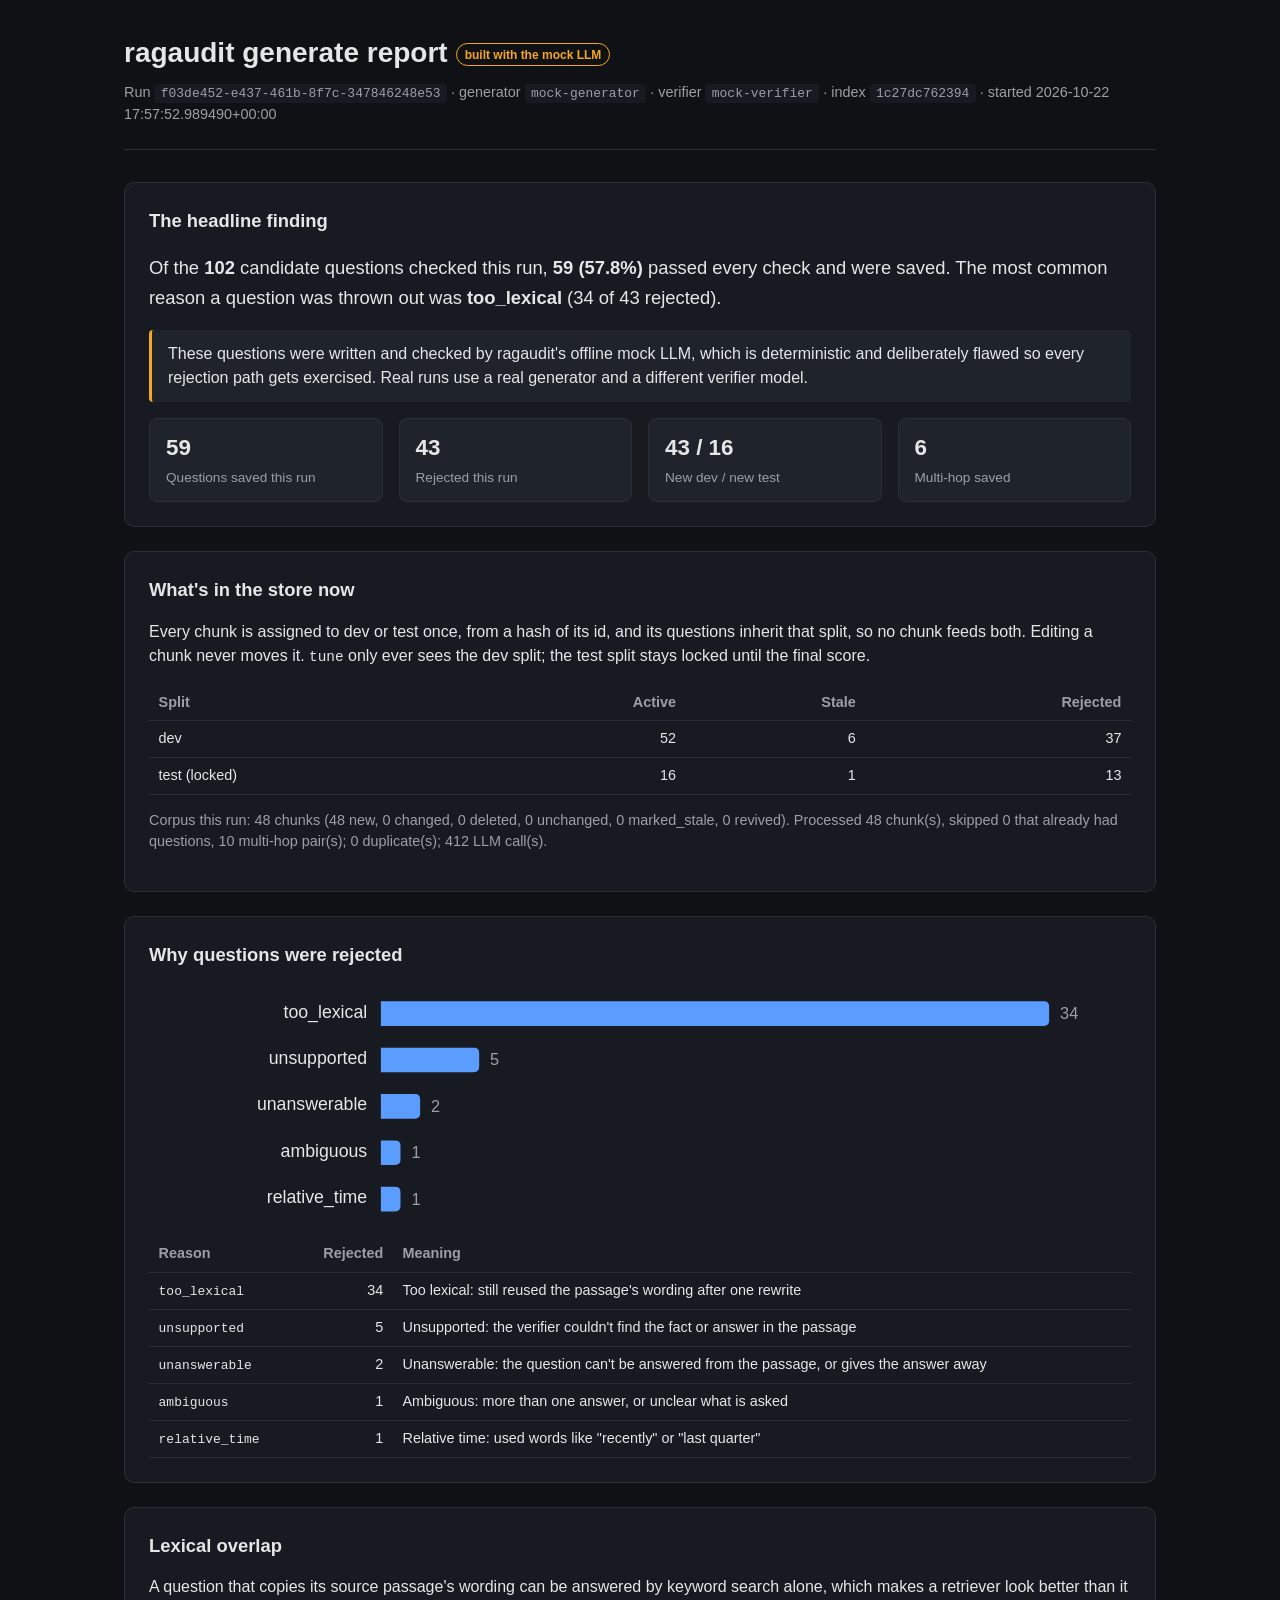
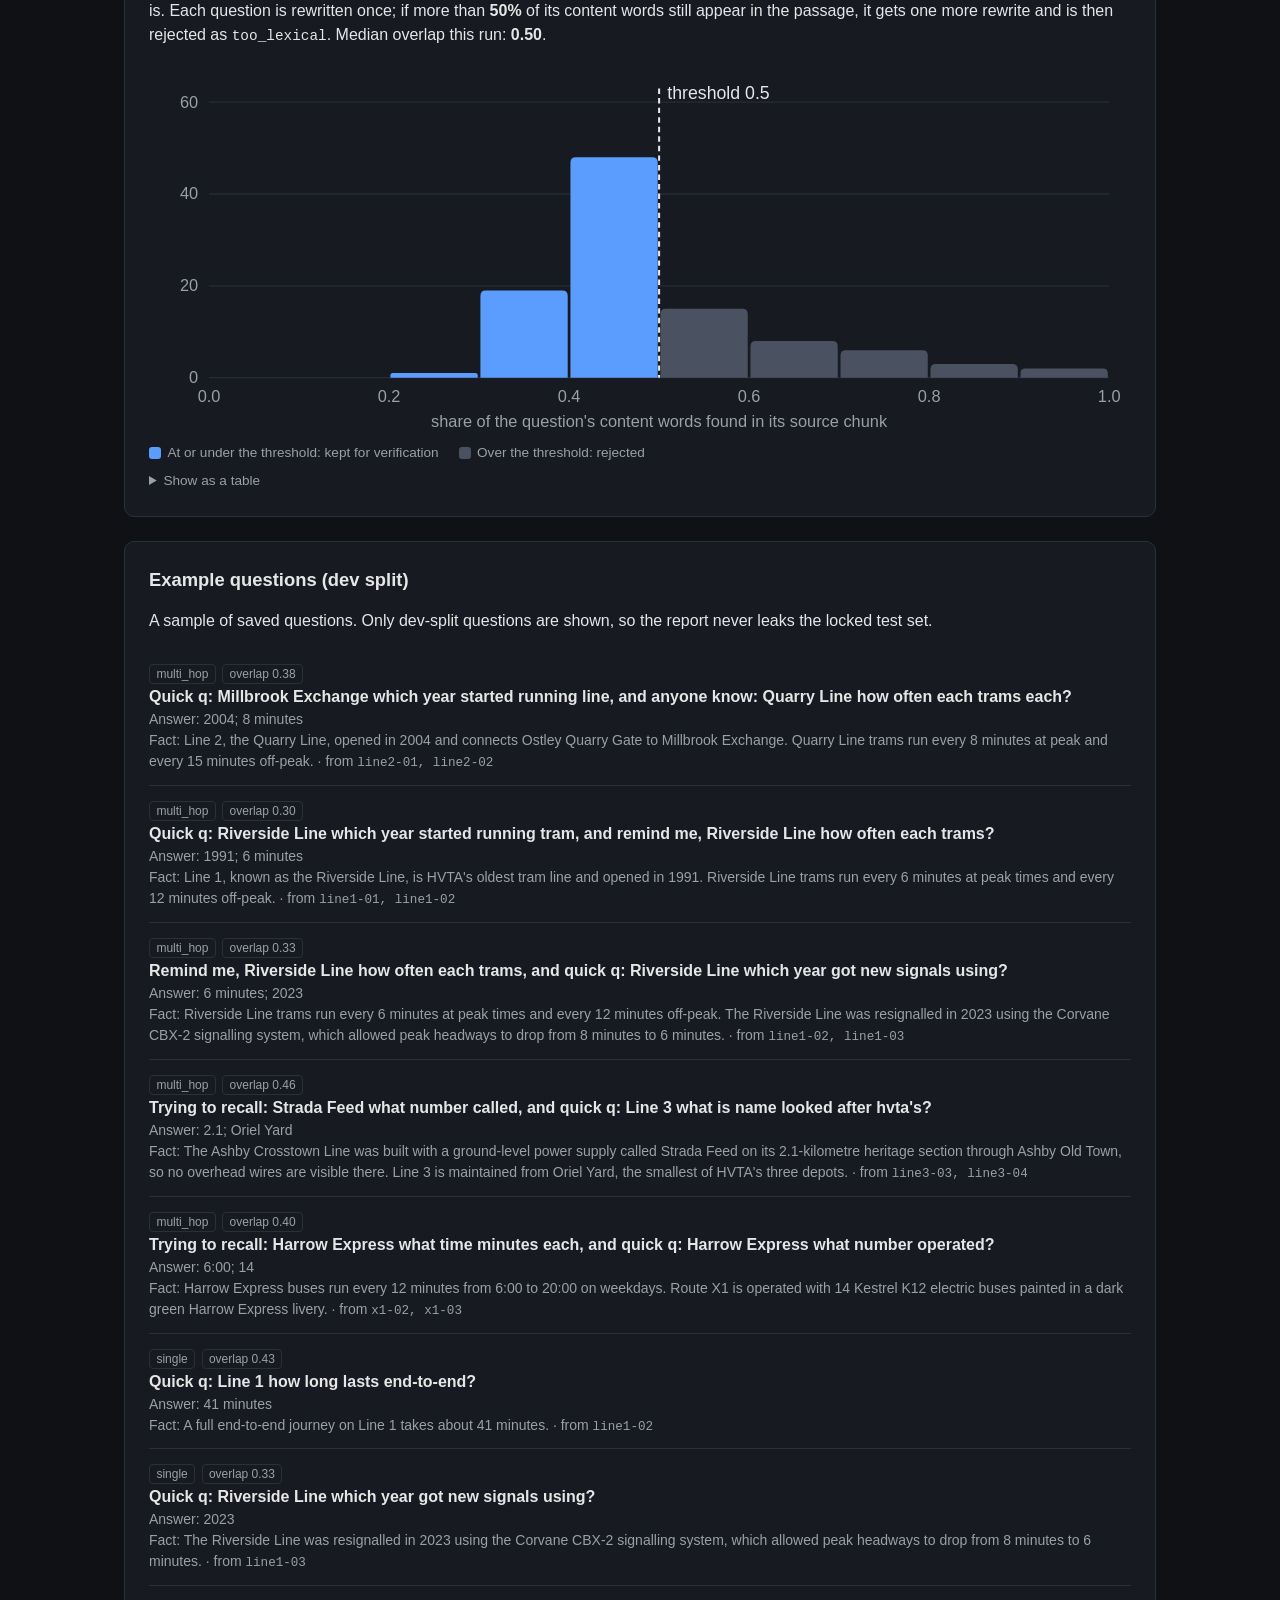
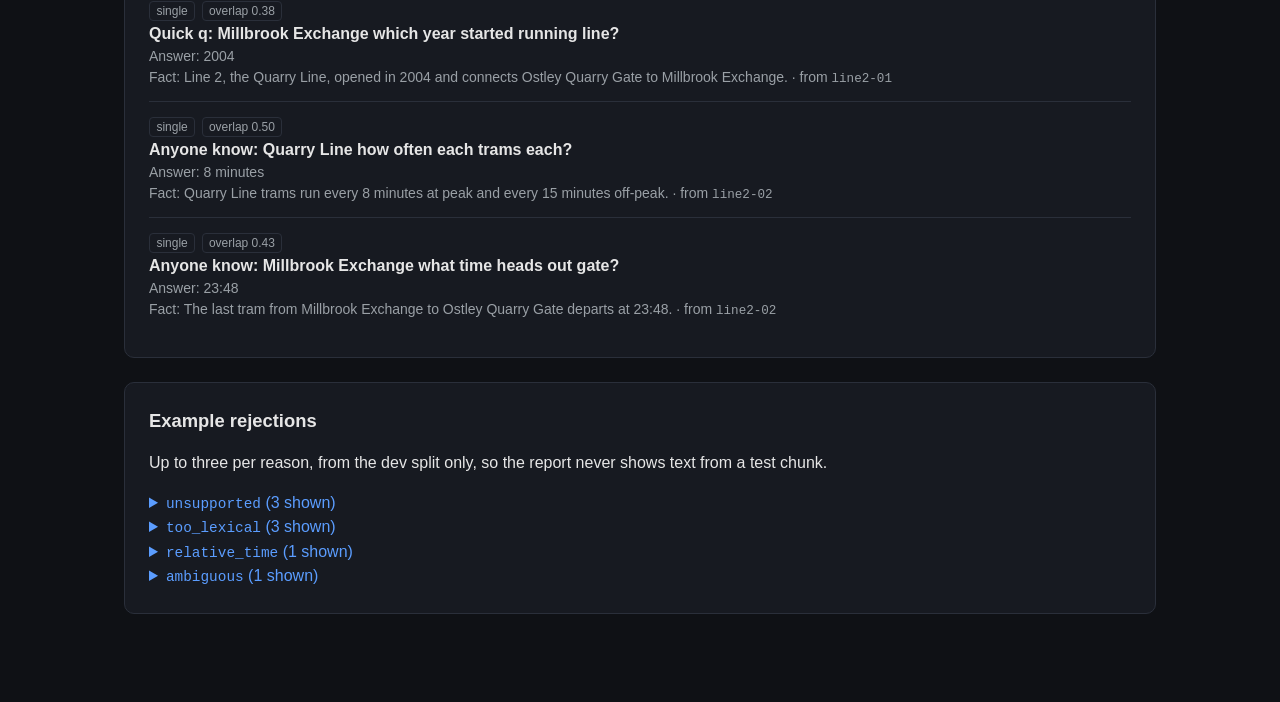
<file: docs/sample-report-v2-generate.html>
<!DOCTYPE html>
<html lang="en" data-theme="dark">
<head>
<meta charset="utf-8">
<meta name="viewport" content="width=device-width, initial-scale=1">
<title>ragaudit generate report — f03de452-e437-461b-8f7c-347846248e53</title>
<style>
/* Shared stylesheet for the ragaudit HTML report and the docs/ landing page.
   Dark theme, system font stack, no external fonts or frameworks. */

:root {
  --bg: #0f1115;
  --surface: #171a21;
  --surface-raised: #1f232c;
  --border: #2a2f3a;
  --text: #e6e6e6;
  --text-muted: #9aa0a6;
  --accent: #5b9dff;

  --true-pass: #2ecc71;
  --lucky-pass: #f5a623;
  --generation-failure: #e74c3c;
  --retrieval-failure: #8a94a6;

  --true-pass-bg: rgba(46, 204, 113, 0.12);
  --lucky-pass-bg: rgba(245, 166, 35, 0.16);
  --generation-failure-bg: rgba(231, 76, 60, 0.12);
  --retrieval-failure-bg: rgba(138, 148, 166, 0.12);
}

* {
  box-sizing: border-box;
}

body {
  margin: 0;
  padding: 0;
  background: var(--bg);
  color: var(--text);
  font-family: -apple-system, BlinkMacSystemFont, "Segoe UI", Roboto, Helvetica, Arial, sans-serif;
  line-height: 1.5;
}

.container {
  max-width: 1080px;
  margin: 0 auto;
  padding: 2rem 1.5rem 4rem;
}

header.report-header {
  margin-bottom: 2rem;
  padding-bottom: 1.5rem;
  border-bottom: 1px solid var(--border);
}

header.report-header h1 {
  margin: 0 0 0.5rem;
  font-size: 1.75rem;
}

.meta {
  color: var(--text-muted);
  font-size: 0.9rem;
}

.meta code {
  background: var(--surface);
  padding: 0.1rem 0.4rem;
  border-radius: 4px;
}

section {
  background: var(--surface);
  border: 1px solid var(--border);
  border-radius: 10px;
  padding: 1.5rem;
  margin-bottom: 1.5rem;
}

section h2 {
  margin-top: 0;
  font-size: 1.15rem;
}

.headline-sentence {
  font-size: 1.15rem;
  line-height: 1.6;
}

.stats-grid {
  display: grid;
  grid-template-columns: repeat(auto-fit, minmax(160px, 1fr));
  gap: 1rem;
}

.stat {
  background: var(--surface-raised);
  border: 1px solid var(--border);
  border-radius: 8px;
  padding: 0.75rem 1rem;
}

.stat .value {
  font-size: 1.4rem;
  font-weight: 600;
  display: block;
}

.stat .label {
  color: var(--text-muted);
  font-size: 0.85rem;
}

table.matrix-table {
  border-collapse: collapse;
  width: 100%;
  text-align: center;
}

table.matrix-table th,
table.matrix-table td {
  border: 1px solid var(--border);
  padding: 1rem;
}

table.matrix-table th {
  color: var(--text-muted);
  font-weight: 500;
}

table.matrix-table td {
  font-size: 1.5rem;
  font-weight: 700;
}

.cell-label {
  display: block;
  font-size: 0.8rem;
  font-weight: 400;
  color: var(--text-muted);
  margin-top: 0.25rem;
}

.cell-true-pass {
  background: var(--true-pass-bg);
  color: var(--true-pass);
}

.cell-lucky-pass {
  background: var(--lucky-pass-bg);
  color: var(--lucky-pass);
}

.cell-generation-failure {
  background: var(--generation-failure-bg);
  color: var(--generation-failure);
}

.cell-retrieval-failure {
  background: var(--retrieval-failure-bg);
  color: var(--retrieval-failure);
}

.warning {
  color: var(--lucky-pass);
}

.filter-bar {
  display: flex;
  flex-wrap: wrap;
  gap: 0.5rem;
  margin-bottom: 1rem;
}

.filter-btn {
  background: var(--surface-raised);
  color: var(--text);
  border: 1px solid var(--border);
  border-radius: 999px;
  padding: 0.4rem 0.9rem;
  font-size: 0.85rem;
  cursor: pointer;
}

.filter-btn:hover {
  border-color: var(--accent);
}

.filter-btn.active {
  background: var(--accent);
  border-color: var(--accent);
  color: #061021;
  font-weight: 600;
}

table#case-table {
  border-collapse: collapse;
  width: 100%;
}

table#case-table th,
table#case-table td {
  border-bottom: 1px solid var(--border);
  padding: 0.6rem 0.75rem;
  text-align: left;
  vertical-align: top;
}

table#case-table th {
  color: var(--text-muted);
  font-weight: 500;
  user-select: none;
}

table#case-table th[data-sort]::after {
  content: " \2195";
  color: var(--text-muted);
  font-size: 0.75rem;
}

.badge {
  display: inline-block;
  padding: 0.15rem 0.6rem;
  border-radius: 999px;
  font-size: 0.8rem;
  font-weight: 600;
}

.badge-true_pass {
  background: var(--true-pass-bg);
  color: var(--true-pass);
}

.badge-lucky_pass {
  background: var(--lucky-pass-bg);
  color: var(--lucky-pass);
}

.badge-generation_failure {
  background: var(--generation-failure-bg);
  color: var(--generation-failure);
}

.badge-retrieval_failure {
  background: var(--retrieval-failure-bg);
  color: var(--retrieval-failure);
}

details summary {
  cursor: pointer;
  color: var(--accent);
}

details dl {
  margin: 0.75rem 0 0;
}

details dt {
  color: var(--text-muted);
  font-size: 0.8rem;
  margin-top: 0.6rem;
}

details dd {
  margin: 0.2rem 0 0;
  white-space: pre-wrap;
}

details ol {
  margin: 0.2rem 0 0;
  padding-left: 1.2rem;
}

a {
  color: var(--accent);
}

/* --- Code blocks (shared) --- */

pre,
code {
  font-family: ui-monospace, SFMono-Regular, Menlo, Consolas, "Liberation Mono", monospace;
}

code {
  font-size: 0.9em;
}

pre {
  background: var(--surface);
  border: 1px solid var(--border);
  border-radius: 8px;
  padding: 1rem 1.25rem;
  margin: 0;
  overflow-x: auto;
  font-size: 0.9rem;
  line-height: 1.6;
  color: var(--text);
}

pre code {
  font-size: inherit;
}

/* --- Landing page (docs/index.html) ---
   Everything below is scoped under html.ln / body.ln-page so the report
   styles above are untouched. The page uses full-width bands with the
   text held in an 1100px column. */

:root {
  --accent-hover: #78afff;
  --accent-ink: #061021;
  --nav-h: 60px;
}

html.ln {
  scroll-behavior: smooth;
  scroll-padding-top: calc(var(--nav-h) + 16px);
}

body.ln-page {
  line-height: 1.6;
}

.ln-col {
  max-width: 1100px;
  margin: 0 auto;
  padding: 0 2rem;
}

/* Nav */

.ln-nav {
  position: fixed;
  top: 0;
  left: 0;
  right: 0;
  height: var(--nav-h);
  z-index: 10;
  background: rgba(15, 17, 21, 0.78);
  -webkit-backdrop-filter: blur(10px);
  backdrop-filter: blur(10px);
  border-bottom: 1px solid var(--border);
}

.ln-nav .ln-col {
  height: 100%;
  display: flex;
  align-items: center;
  justify-content: space-between;
}

.ln-brand {
  color: var(--text);
  text-decoration: none;
  font-weight: 700;
  letter-spacing: -0.01em;
}

.ln-nav-links {
  display: flex;
  align-items: center;
  gap: 0.25rem;
  list-style: none;
  margin: 0;
  padding: 0;
}

.ln-nav-links a {
  display: inline-block;
  color: var(--text-muted);
  text-decoration: none;
  font-size: 0.95rem;
  padding: 0.4rem 0.75rem;
  border-radius: 6px;
  transition: color 150ms, background-color 150ms;
}

.ln-nav-links a:hover {
  color: var(--text);
  background: var(--surface-raised);
}

.ln-nav-links a.ln-nav-gh {
  color: var(--text);
  border: 1px solid var(--border);
  margin-left: 0.5rem;
}

.ln-nav-links a.ln-nav-gh:hover {
  border-color: var(--accent);
}

/* Focus, shared by every interactive element on the page */

.ln-page a:focus-visible,
.ln-page button:focus-visible {
  outline: 2px solid var(--accent);
  outline-offset: 2px;
}

/* Bands */

.ln-band {
  padding: 6rem 0;
}

.ln-band--alt {
  background: var(--surface);
  border-top: 1px solid var(--border);
  border-bottom: 1px solid var(--border);
}

.ln-band--alt pre {
  background: var(--surface-raised);
}

.ln-band h2 {
  font-size: 1.75rem;
  line-height: 1.2;
  letter-spacing: -0.01em;
  margin: 0 0 0.75rem;
}

.ln-band .ln-lead {
  color: var(--text-muted);
  font-size: 1.1rem;
  max-width: 64ch;
  margin: 0 0 2.5rem;
}

.ln-band p {
  max-width: 68ch;
  margin: 0 0 1rem;
}

/* Hero */

.ln-hero {
  min-height: 100vh;
  padding-top: calc(var(--nav-h) + 3rem);
  padding-bottom: 4rem;
  display: flex;
  align-items: center;
}

.ln-hero-grid {
  display: grid;
  grid-template-columns: 1.05fr 1fr;
  gap: 4.5rem;
  align-items: center;
  width: 100%;
}

.ln-hero h1 {
  font-size: 3.5rem;
  line-height: 1.05;
  letter-spacing: -0.03em;
  margin: 0 0 1.25rem;
}

.ln-hero .ln-desc {
  font-size: 1.2rem;
  color: var(--text-muted);
  max-width: 34rem;
  margin: 0 0 2.5rem;
}

.ln-stats {
  display: grid;
  grid-template-columns: repeat(2, minmax(0, 1fr));
  gap: 2rem;
  margin: 0 0 1rem;
}

.ln-stat .value {
  display: block;
  font-size: 3.75rem;
  font-weight: 700;
  line-height: 1;
  letter-spacing: -0.03em;
}

.ln-stat .label {
  display: block;
  margin-top: 0.5rem;
  color: var(--text-muted);
}

.ln-stat--lucky .value {
  color: var(--lucky-pass);
}

.ln-stats-note {
  color: var(--text-muted);
  max-width: 34rem;
  margin: 0 0 2.5rem;
}

.ln-actions {
  display: flex;
  gap: 0.75rem;
  flex-wrap: wrap;
}

/* Buttons */

.ln-btn {
  display: inline-flex;
  align-items: center;
  padding: 0.7rem 1.25rem;
  border-radius: 8px;
  font: inherit;
  font-weight: 600;
  font-size: 0.95rem;
  text-decoration: none;
  cursor: pointer;
  border: 1px solid transparent;
  transition: background-color 150ms, border-color 150ms, color 150ms;
}

.ln-btn--primary {
  background: var(--accent);
  color: var(--accent-ink);
  border-color: var(--accent);
}

.ln-btn--primary:hover {
  background: var(--accent-hover);
  border-color: var(--accent-hover);
}

.ln-btn--secondary {
  background: transparent;
  color: var(--text);
  border-color: var(--border);
}

.ln-btn--secondary:hover {
  border-color: var(--accent);
  color: var(--accent);
}

/* Interactive 2x2 */

.ln-matrix {
  display: grid;
  grid-template-columns: 5.5rem repeat(2, minmax(0, 1fr));
  gap: 0.6rem;
}

.ln-matrix .axis {
  color: var(--text-muted);
  font-size: 0.85rem;
  display: flex;
  align-items: center;
}

.ln-matrix .axis--col {
  padding-left: 0.25rem;
  padding-bottom: 0.25rem;
}

.ln-cell {
  display: block;
  width: 100%;
  text-align: left;
  font: inherit;
  color: var(--text);
  background: var(--surface);
  border: 1px solid var(--border);
  border-radius: 10px;
  padding: 1.25rem 1.1rem;
  cursor: pointer;
  transition: border-color 150ms, background-color 150ms;
}

.ln-cell .verdict {
  display: block;
  font-family: ui-monospace, SFMono-Regular, Menlo, Consolas, "Liberation Mono", monospace;
  font-size: 0.95rem;
  font-weight: 600;
  color: var(--text-muted);
  margin-bottom: 0.3rem;
  transition: color 150ms;
}

.ln-cell .explain {
  display: block;
  color: var(--text-muted);
  font-size: 0.85rem;
  line-height: 1.45;
}

.ln-cell:hover {
  border-color: var(--text-muted);
}

.ln-cell[aria-pressed="true"] {
  border-color: var(--cell-border);
  background: var(--cell-bg);
}

.ln-cell[aria-pressed="true"] .verdict {
  color: var(--cell);
}

.ln-cell[aria-pressed="true"] .explain {
  color: var(--text);
}

.ln-cell--true  { --cell: var(--true-pass); --cell-border: var(--true-pass); --cell-bg: var(--true-pass-bg); }
.ln-cell--lucky { --cell: var(--lucky-pass); --cell-border: var(--lucky-pass); --cell-bg: var(--lucky-pass-bg); }
.ln-cell--gen   { --cell: var(--generation-failure); --cell-border: var(--generation-failure); --cell-bg: var(--generation-failure-bg); }
.ln-cell--ret   { --cell: var(--retrieval-failure); --cell-border: var(--retrieval-failure); --cell-bg: var(--retrieval-failure-bg); }

/* Lucky is always the dominant cell, selected or not. */
.ln-cell--lucky {
  border-color: var(--lucky-pass);
  padding: 1.5rem 1.25rem;
}

.ln-cell--lucky .verdict {
  font-size: 1.25rem;
  color: var(--lucky-pass);
}

.ln-cell--lucky[aria-pressed="true"] {
  border-width: 2px;
  padding: calc(1.5rem - 1px) calc(1.25rem - 1px);
}

.ln-cell-detail {
  margin-top: 1rem;
  border: 1px solid var(--border);
  border-radius: 10px;
  background: var(--surface);
  padding: 1.25rem 1.5rem;
  min-height: 9.5rem;
}

.ln-cell-detail .ln-detail-title {
  display: block;
  font-family: ui-monospace, SFMono-Regular, Menlo, Consolas, "Liberation Mono", monospace;
  font-weight: 600;
  margin-bottom: 0.5rem;
}

.ln-cell-detail p {
  margin: 0 0 0.6rem;
  font-size: 0.95rem;
  max-width: none;
}

.ln-cell-detail p:last-child {
  margin-bottom: 0;
}

.ln-cell-detail [data-detail] {
  display: none;
}

.ln-cell-detail [data-detail].is-active {
  display: block;
}

/* How it works */

.ln-steps {
  display: grid;
  grid-template-columns: repeat(4, minmax(0, 1fr));
  gap: 1.25rem;
  counter-reset: step;
}

.ln-step {
  border: 1px solid var(--border);
  border-radius: 10px;
  background: var(--surface-raised);
  padding: 1.25rem 1.25rem 1.4rem;
}

.ln-step .k {
  display: block;
  font-family: ui-monospace, SFMono-Regular, Menlo, Consolas, "Liberation Mono", monospace;
  color: var(--accent);
  font-size: 0.85rem;
  margin-bottom: 0.5rem;
}

.ln-step strong {
  display: block;
  margin-bottom: 0.35rem;
}

.ln-step p {
  margin: 0;
  color: var(--text-muted);
  font-size: 0.92rem;
}

/* Report viewer */

.ln-viewer-desc {
  min-height: 1.6em;
  margin: 0 0 1rem;
  color: var(--text-muted);
}

.ln-tabs {
  display: flex;
  gap: 0.5rem;
  margin: 0 0 1rem;
  flex-wrap: wrap;
}

.ln-tab {
  font: inherit;
  font-size: 0.95rem;
  font-weight: 600;
  color: var(--text-muted);
  background: var(--surface);
  border: 1px solid var(--border);
  border-radius: 8px;
  padding: 0.55rem 1rem;
  cursor: pointer;
  transition: color 150ms, border-color 150ms, background-color 150ms;
}

.ln-tab:hover {
  color: var(--text);
  border-color: var(--text-muted);
}

.ln-tab[aria-selected="true"] {
  color: var(--accent-ink);
  background: var(--accent);
  border-color: var(--accent);
}

.ln-frame {
  display: block;
  width: 100%;
  height: 700px;
  border: 1px solid var(--border);
  border-radius: 10px;
  background: var(--bg);
}

.ln-viewer-foot {
  margin-top: 0.75rem;
  font-size: 0.9rem;
  color: var(--text-muted);
}

/* Install: code blocks with copy buttons */

.ln-code {
  position: relative;
  margin: 0 0 1.5rem;
}

.ln-code pre {
  padding-right: 5.5rem;
}

.ln-copy {
  position: absolute;
  top: 0.6rem;
  right: 0.6rem;
  font: inherit;
  font-size: 0.8rem;
  font-weight: 600;
  color: var(--text-muted);
  background: var(--surface-raised);
  border: 1px solid var(--border);
  border-radius: 6px;
  padding: 0.3rem 0.65rem;
  cursor: pointer;
  transition: color 150ms, border-color 150ms, background-color 150ms;
}

.ln-copy:hover {
  color: var(--text);
  border-color: var(--accent);
}

.ln-copy.is-done {
  color: var(--true-pass);
  border-color: var(--true-pass);
}

.ln-install-grid {
  display: grid;
  grid-template-columns: 1.15fr 0.85fr;
  gap: 3rem;
  align-items: start;
}

.ln-aside {
  border-left: 2px solid var(--border);
  padding-left: 1.25rem;
  color: var(--text-muted);
  font-size: 0.95rem;
}

.ln-aside p {
  max-width: none;
}

/* Footer */

.ln-footer {
  border-top: 1px solid var(--border);
  padding: 2.5rem 0;
  color: var(--text-muted);
  font-size: 0.9rem;
}

.ln-footer .ln-col {
  display: flex;
  justify-content: space-between;
  gap: 1rem;
  flex-wrap: wrap;
}

/* Responsive */

@media (max-width: 960px) {
  .ln-hero-grid {
    grid-template-columns: 1fr;
    gap: 3rem;
  }

  .ln-hero {
    min-height: 0;
  }

  .ln-steps {
    grid-template-columns: repeat(2, minmax(0, 1fr));
  }

  .ln-install-grid {
    grid-template-columns: 1fr;
  }

  .ln-aside {
    border-left: 0;
    padding-left: 0;
  }
}

@media (max-width: 720px) {
  .ln-col {
    padding: 0 1.25rem;
  }

  .ln-nav-links a:not(.ln-nav-gh) {
    display: none;
  }

  .ln-band {
    padding: 4rem 0;
  }

  .ln-hero h1 {
    font-size: 2.5rem;
  }

  .ln-stats {
    gap: 1.25rem;
  }

  .ln-stat .value {
    font-size: 2.75rem;
  }

  .ln-matrix {
    grid-template-columns: 1fr;
  }

  .ln-matrix .axis--col {
    display: none;
  }

  .ln-steps {
    grid-template-columns: 1fr;
  }

  .ln-frame {
    height: 480px;
  }
}

/* v2-only additions for the generate and tune reports. Loaded after
   style.css, which stays the single source for the shared look. */

:root {
  --v2-dev: #3987e5;
  --v2-test: #d95926;
  --v2-muted-mark: #4a5160;
  --v2-grid: #262b35;
}

.v2-badge-mock {
  display: inline-block;
  margin-left: 0.5rem;
  padding: 0.1rem 0.5rem;
  border: 1px solid var(--lucky-pass);
  border-radius: 999px;
  color: var(--lucky-pass);
  font-size: 0.75rem;
  vertical-align: middle;
}

.v2-callout {
  margin: 1rem 0;
  padding: 0.75rem 1rem;
  border-left: 3px solid var(--accent);
  background: var(--surface-raised);
  border-radius: 4px;
}

.v2-callout.warn {
  border-left-color: var(--lucky-pass);
}

.v2-callout.ok {
  border-left-color: var(--true-pass);
}

.v2-figure {
  position: relative;
  margin: 1rem 0 0.5rem;
}

.v2-chart {
  display: block;
  width: 100%;
  height: auto;
  overflow: visible;
}

.v2-grid {
  stroke: var(--v2-grid);
  stroke-width: 1;
}

.v2-tick,
.v2-axis-title {
  fill: var(--text-muted);
  font-size: 12px;
}

.v2-label {
  fill: var(--text);
  font-size: 13px;
}

.v2-value {
  fill: var(--text-muted);
  font-size: 12px;
  font-variant-numeric: tabular-nums;
}

.v2-inside {
  fill: #0f1115;
  font-size: 12px;
  font-weight: 600;
  pointer-events: none;
}

.v2-rule {
  stroke: var(--text);
  stroke-width: 1.5;
  stroke-dasharray: 4 3;
}

.v2-mark {
  outline: none;
}

.v2-mark:hover,
.v2-mark:focus-visible {
  filter: brightness(1.2);
}

.v2-fill-accent { fill: var(--accent); }
.v2-fill-muted { fill: var(--v2-muted-mark); }
.v2-fill-dev { fill: var(--v2-dev); }
.v2-fill-test { fill: var(--v2-test); }
.v2-fill-pass { fill: var(--true-pass); }
.v2-fill-gen { fill: var(--generation-failure); }
.v2-fill-ret { fill: var(--retrieval-failure); }

.v2-dot {
  fill: var(--v2-dev);
  stroke: var(--surface);
  stroke-width: 2;
  pointer-events: none;
}

.v2-dot-best {
  fill: var(--text);
}

.v2-hit {
  fill: transparent;
  outline: none;
  cursor: default;
}

.v2-hit:focus-visible {
  stroke: var(--text);
  stroke-width: 1;
}

.v2-line-ref {
  fill: none;
  stroke: var(--text-muted);
  stroke-width: 2;
  stroke-dasharray: 2 4;
}

.v2-legend {
  display: flex;
  flex-wrap: wrap;
  gap: 0.25rem 1.25rem;
  margin: 0.25rem 0 0;
  padding: 0;
  list-style: none;
  font-size: 0.85rem;
  color: var(--text-muted);
}

.v2-legend li {
  display: inline-flex;
  align-items: center;
  gap: 0.4rem;
}

.v2-swatch {
  display: inline-block;
  width: 12px;
  height: 12px;
  border-radius: 3px;
}

.v2-swatch.line {
  width: 18px;
  height: 0;
  border-top: 2px dashed var(--text-muted);
  border-radius: 0;
}

.v2-swatch.dot {
  border-radius: 50%;
}

.v2-tooltip {
  position: absolute;
  z-index: 10;
  max-width: 280px;
  padding: 0.45rem 0.6rem;
  background: var(--surface-raised);
  border: 1px solid var(--border);
  border-radius: 6px;
  color: var(--text-muted);
  font-size: 0.8rem;
  line-height: 1.35;
  pointer-events: none;
  white-space: pre-line;
  box-shadow: 0 4px 16px rgba(0, 0, 0, 0.4);
}

.v2-tooltip strong {
  display: block;
  color: var(--text);
  font-size: 0.95rem;
}

.v2-table-wrap {
  overflow-x: auto;
}

table.v2-table {
  width: 100%;
  border-collapse: collapse;
  font-size: 0.9rem;
}

table.v2-table th,
table.v2-table td {
  padding: 0.45rem 0.6rem;
  border-bottom: 1px solid var(--border);
  text-align: left;
  vertical-align: top;
}

table.v2-table th {
  color: var(--text-muted);
  font-weight: 600;
}

table.v2-table td.num,
table.v2-table th.num {
  text-align: right;
  font-variant-numeric: tabular-nums;
}

table.v2-table tr.is-best td {
  background: var(--surface-raised);
}

.v2-changed {
  color: var(--text);
  font-weight: 600;
}

.v2-unchanged {
  color: var(--text-muted);
}

details.v2-data {
  margin-top: 0.5rem;
}

details.v2-data summary {
  color: var(--text-muted);
  font-size: 0.85rem;
}

.v2-q {
  margin: 0;
  padding: 0.75rem 0;
  border-bottom: 1px solid var(--border);
}

.v2-q:last-child {
  border-bottom: none;
}

.v2-q .q {
  color: var(--text);
  font-weight: 600;
}

.v2-q .a,
.v2-q .src {
  color: var(--text-muted);
  font-size: 0.875rem;
}

.v2-tag {
  display: inline-block;
  margin-right: 0.4rem;
  padding: 0 0.4rem;
  border: 1px solid var(--border);
  border-radius: 4px;
  color: var(--text-muted);
  font-size: 0.75rem;
}

.meta code {
  overflow-wrap: anywhere;
}

@media (max-width: 600px) {
  .container {
    padding: 1.25rem 1rem 3rem;
  }

  section {
    padding: 1rem;
  }

  .stats-grid {
    grid-template-columns: repeat(2, minmax(0, 1fr));
  }
}

</style>
</head>
<body>
<div class="container">

  <header class="report-header">
    <h1>ragaudit generate report<span class="v2-badge-mock">built with the mock LLM</span></h1>
    <div class="meta">
      Run <code>f03de452-e437-461b-8f7c-347846248e53</code> ·
      generator <code>mock-generator</code> ·
      verifier <code>mock-verifier</code> ·
      index <code>1c27dc762394</code> ·
      started 2026-10-22 17:57:52.989490+00:00
    </div>
  </header>

  <section class="headline">
    <h2>The headline finding</h2>
    <p class="headline-sentence">
      
      Of the <strong>102</strong> candidate questions checked this run, <strong>59 (57.8%)</strong>
      passed every check and were saved.
      
      The most common reason a question was thrown out was <strong>too_lexical</strong> (34 of 43 rejected).
      
      
    </p>
    
    <div class="v2-callout warn">These questions were written and checked by ragaudit's offline mock LLM, which is deterministic and deliberately flawed so every rejection path gets exercised. Real runs use a real generator and a different verifier model.</div>
    
    <div class="stats-grid">
      <div class="stat"><span class="value">59</span><span class="label">Questions saved this run</span></div>
      <div class="stat"><span class="value">43</span><span class="label">Rejected this run</span></div>
      <div class="stat"><span class="value">43 / 16</span><span class="label">New dev / new test</span></div>
      <div class="stat"><span class="value">6</span><span class="label">Multi-hop saved</span></div>
    </div>
    
  </section>

  <section>
    <h2>What's in the store now</h2>
    <p>Every chunk is assigned to dev or test once, from a hash of its id, and its questions inherit that split, so no chunk feeds both. Editing a chunk never moves it. <code>tune</code> only ever sees the dev split; the test split stays locked until the final score.</p>
    <div class="v2-table-wrap">
      <table class="v2-table">
        <thead><tr><th>Split</th><th class="num">Active</th><th class="num">Stale</th><th class="num">Rejected</th></tr></thead>
        <tbody>
          
          <tr>
            <td>dev</td>
            <td class="num">52</td>
            <td class="num">6</td>
            <td class="num">37</td>
          </tr>
          
          <tr>
            <td>test (locked)</td>
            <td class="num">16</td>
            <td class="num">1</td>
            <td class="num">13</td>
          </tr>
          
          
        </tbody>
      </table>
    </div>
    
    <p class="meta">Corpus this run: 48 chunks
      (48 new, 0 changed, 0 deleted, 0 unchanged, 0 marked_stale, 0 revived).
      Processed 48 chunk(s), skipped 0 that already had questions,
      10 multi-hop pair(s); 0 duplicate(s); 412 LLM call(s).</p>
    
  </section>

  <section>
    <h2>Why questions were rejected</h2>
    
    <figure class="v2-figure"><svg class="v2-chart" viewBox="0 0 720 178" role="img" aria-label="Rejected questions by reason" preserveAspectRatio="xMidYMid meet"><text class="v2-label" x="160" y="24" text-anchor="end">too_lexical</text><path class="v2-mark v2-fill-accent" d="M170.0,12.0 H656.0 Q660.0,12.0 660.0,16.0 V26.0 Q660.0,30.0 656.0,30.0 H170.0 Z" data-tip="34 rejected
Too lexical: still reused the passage&#x27;s wording after one rewrite" tabindex="0"></path><text class="v2-value" x="668.0" y="25">34</text><text class="v2-label" x="160" y="58" text-anchor="end">unsupported</text><path class="v2-mark v2-fill-accent" d="M170.0,46.0 H238.1 Q242.1,46.0 242.1,50.0 V60.0 Q242.1,64.0 238.1,64.0 H170.0 Z" data-tip="5 rejected
Unsupported: the verifier couldn&#x27;t find the fact or answer in the passage" tabindex="0"></path><text class="v2-value" x="250.1" y="59">5</text><text class="v2-label" x="160" y="92" text-anchor="end">unanswerable</text><path class="v2-mark v2-fill-accent" d="M170.0,80.0 H194.8 Q198.8,80.0 198.8,84.0 V94.0 Q198.8,98.0 194.8,98.0 H170.0 Z" data-tip="2 rejected
Unanswerable: the question can&#x27;t be answered from the passage, or gives the answer away" tabindex="0"></path><text class="v2-value" x="206.8" y="93">2</text><text class="v2-label" x="160" y="126" text-anchor="end">ambiguous</text><path class="v2-mark v2-fill-accent" d="M170.0,114.0 H180.4 Q184.4,114.0 184.4,118.0 V128.0 Q184.4,132.0 180.4,132.0 H170.0 Z" data-tip="1 rejected
Ambiguous: more than one answer, or unclear what is asked" tabindex="0"></path><text class="v2-value" x="192.4" y="127">1</text><text class="v2-label" x="160" y="160" text-anchor="end">relative_time</text><path class="v2-mark v2-fill-accent" d="M170.0,148.0 H180.4 Q184.4,148.0 184.4,152.0 V162.0 Q184.4,166.0 180.4,166.0 H170.0 Z" data-tip="1 rejected
Relative time: used words like &quot;recently&quot; or &quot;last quarter&quot;" tabindex="0"></path><text class="v2-value" x="192.4" y="161">1</text></svg></figure>
    <div class="v2-table-wrap">
      <table class="v2-table">
        <thead><tr><th>Reason</th><th class="num">Rejected</th><th>Meaning</th></tr></thead>
        <tbody>
          
          <tr><td><code>too_lexical</code></td><td class="num">34</td><td>Too lexical: still reused the passage&#39;s wording after one rewrite</td></tr>
          
          <tr><td><code>unsupported</code></td><td class="num">5</td><td>Unsupported: the verifier couldn&#39;t find the fact or answer in the passage</td></tr>
          
          <tr><td><code>unanswerable</code></td><td class="num">2</td><td>Unanswerable: the question can&#39;t be answered from the passage, or gives the answer away</td></tr>
          
          <tr><td><code>ambiguous</code></td><td class="num">1</td><td>Ambiguous: more than one answer, or unclear what is asked</td></tr>
          
          <tr><td><code>relative_time</code></td><td class="num">1</td><td>Relative time: used words like &#34;recently&#34; or &#34;last quarter&#34;</td></tr>
          
        </tbody>
      </table>
    </div>
    
  </section>

  <section>
    <h2>Lexical overlap</h2>
    <p>
      A question that copies its source passage's wording can be answered by keyword search alone, which makes
      a retriever look better than it is. Each question is rewritten once; if more than
      <strong>50%</strong> of its content words still appear in
      the passage, it gets one more rewrite and is then rejected as <code>too_lexical</code>.
      Median overlap this run: <strong>0.50</strong>.
    </p>
    
    <figure class="v2-figure"><svg class="v2-chart" viewBox="0 0 720 272" role="img" aria-label="Histogram of lexical overlap" preserveAspectRatio="xMidYMid meet"><line class="v2-grid" x1="44" x2="704" y1="230.0" y2="230.0"></line><text class="v2-tick" x="36" y="234.0" text-anchor="end">0</text><line class="v2-grid" x1="44" x2="704" y1="162.7" y2="162.7"></line><text class="v2-tick" x="36" y="166.7" text-anchor="end">20</text><line class="v2-grid" x1="44" x2="704" y1="95.3" y2="95.3"></line><text class="v2-tick" x="36" y="99.3" text-anchor="end">40</text><line class="v2-grid" x1="44" x2="704" y1="28.0" y2="28.0"></line><text class="v2-tick" x="36" y="32.0" text-anchor="end">60</text><path class="v2-mark v2-fill-accent" d="M177.0,230.0 V228.3 Q177.0,226.6 178.7,226.6 H239.3 Q241.0,226.6 241.0,228.3 V230.0 Z" data-tip="1 question(s)
overlap (0.2, 0.3], kept" tabindex="0"></path><path class="v2-mark v2-fill-accent" d="M243.0,230.0 V170.0 Q243.0,166.0 247.0,166.0 H303.0 Q307.0,166.0 307.0,170.0 V230.0 Z" data-tip="19 question(s)
overlap (0.3, 0.4], kept" tabindex="0"></path><path class="v2-mark v2-fill-accent" d="M309.0,230.0 V72.4 Q309.0,68.4 313.0,68.4 H369.0 Q373.0,68.4 373.0,72.4 V230.0 Z" data-tip="48 question(s)
overlap (0.4, 0.5], kept" tabindex="0"></path><path class="v2-mark v2-fill-muted" d="M375.0,230.0 V183.5 Q375.0,179.5 379.0,179.5 H435.0 Q439.0,179.5 439.0,183.5 V230.0 Z" data-tip="15 question(s)
overlap (0.5, 0.6], above threshold: rejected as too_lexical" tabindex="0"></path><path class="v2-mark v2-fill-muted" d="M441.0,230.0 V207.1 Q441.0,203.1 445.0,203.1 H501.0 Q505.0,203.1 505.0,207.1 V230.0 Z" data-tip="8 question(s)
overlap (0.6, 0.7], above threshold: rejected as too_lexical" tabindex="0"></path><path class="v2-mark v2-fill-muted" d="M507.0,230.0 V213.8 Q507.0,209.8 511.0,209.8 H567.0 Q571.0,209.8 571.0,213.8 V230.0 Z" data-tip="6 question(s)
overlap (0.7, 0.8], above threshold: rejected as too_lexical" tabindex="0"></path><path class="v2-mark v2-fill-muted" d="M573.0,230.0 V223.9 Q573.0,219.9 577.0,219.9 H633.0 Q637.0,219.9 637.0,223.9 V230.0 Z" data-tip="3 question(s)
overlap (0.8, 0.9], above threshold: rejected as too_lexical" tabindex="0"></path><path class="v2-mark v2-fill-muted" d="M639.0,230.0 V226.6 Q639.0,223.3 642.4,223.3 H699.6 Q703.0,223.3 703.0,226.6 V230.0 Z" data-tip="2 question(s)
overlap (0.9, 1.0], above threshold: rejected as too_lexical" tabindex="0"></path><text class="v2-tick" x="44.0" y="248" text-anchor="middle">0.0</text><text class="v2-tick" x="176.0" y="248" text-anchor="middle">0.2</text><text class="v2-tick" x="308.0" y="248" text-anchor="middle">0.4</text><text class="v2-tick" x="440.0" y="248" text-anchor="middle">0.6</text><text class="v2-tick" x="572.0" y="248" text-anchor="middle">0.8</text><text class="v2-tick" x="704.0" y="248" text-anchor="middle">1.0</text><line class="v2-rule" x1="374.0" x2="374.0" y1="18" y2="230"></line><text class="v2-label" x="380.0" y="26">threshold 0.5</text><text class="v2-axis-title" x="374.0" y="266" text-anchor="middle">share of the question's content words found in its source chunk</text></svg></figure>
    <ul class="v2-legend">
      <li><span class="v2-swatch" style="background: var(--accent)"></span>At or under the threshold: kept for verification</li>
      <li><span class="v2-swatch" style="background: var(--v2-muted-mark)"></span>Over the threshold: rejected</li>
    </ul>
    <details class="v2-data">
      <summary>Show as a table</summary>
      <table class="v2-table">
        <thead><tr><th>Overlap</th><th class="num">Questions</th><th>Outcome</th></tr></thead>
        <tbody>
          
          <tr><td>[0.0, 0.1]</td><td class="num">0</td><td>kept</td></tr>
          
          <tr><td>(0.1, 0.2]</td><td class="num">0</td><td>kept</td></tr>
          
          <tr><td>(0.2, 0.3]</td><td class="num">1</td><td>kept</td></tr>
          
          <tr><td>(0.3, 0.4]</td><td class="num">19</td><td>kept</td></tr>
          
          <tr><td>(0.4, 0.5]</td><td class="num">48</td><td>kept</td></tr>
          
          <tr><td>(0.5, 0.6]</td><td class="num">15</td><td>rejected</td></tr>
          
          <tr><td>(0.6, 0.7]</td><td class="num">8</td><td>rejected</td></tr>
          
          <tr><td>(0.7, 0.8]</td><td class="num">6</td><td>rejected</td></tr>
          
          <tr><td>(0.8, 0.9]</td><td class="num">3</td><td>rejected</td></tr>
          
          <tr><td>(0.9, 1.0]</td><td class="num">2</td><td>rejected</td></tr>
          
        </tbody>
      </table>
    </details>
    
  </section>

  <section>
    <h2>Example questions (dev split)</h2>
    <p>A sample of saved questions. Only dev-split questions are shown, so the report never leaks the locked test set.</p>
    
    <div class="v2-q">
      <div><span class="v2-tag">multi_hop</span><span class="v2-tag">overlap 0.38</span></div>
      <div class="q">Quick q: Millbrook Exchange which year started running line, and anyone know: Quarry Line how often each trams each?</div>
      <div class="a">Answer: 2004; 8 minutes</div>
      <div class="src">Fact: Line 2, the Quarry Line, opened in 2004 and connects Ostley Quarry Gate to Millbrook Exchange. Quarry Line trams run every 8 minutes at peak and every 15 minutes off-peak. · from <code>line2-01, line2-02</code></div>
    </div>
    
    <div class="v2-q">
      <div><span class="v2-tag">multi_hop</span><span class="v2-tag">overlap 0.30</span></div>
      <div class="q">Quick q: Riverside Line which year started running tram, and remind me, Riverside Line how often each trams?</div>
      <div class="a">Answer: 1991; 6 minutes</div>
      <div class="src">Fact: Line 1, known as the Riverside Line, is HVTA&#39;s oldest tram line and opened in 1991. Riverside Line trams run every 6 minutes at peak times and every 12 minutes off-peak. · from <code>line1-01, line1-02</code></div>
    </div>
    
    <div class="v2-q">
      <div><span class="v2-tag">multi_hop</span><span class="v2-tag">overlap 0.33</span></div>
      <div class="q">Remind me, Riverside Line how often each trams, and quick q: Riverside Line which year got new signals using?</div>
      <div class="a">Answer: 6 minutes; 2023</div>
      <div class="src">Fact: Riverside Line trams run every 6 minutes at peak times and every 12 minutes off-peak. The Riverside Line was resignalled in 2023 using the Corvane CBX-2 signalling system, which allowed peak headways to drop from 8 minutes to 6 minutes. · from <code>line1-02, line1-03</code></div>
    </div>
    
    <div class="v2-q">
      <div><span class="v2-tag">multi_hop</span><span class="v2-tag">overlap 0.46</span></div>
      <div class="q">Trying to recall: Strada Feed what number called, and quick q: Line 3 what is name looked after hvta&#39;s?</div>
      <div class="a">Answer: 2.1; Oriel Yard</div>
      <div class="src">Fact: The Ashby Crosstown Line was built with a ground-level power supply called Strada Feed on its 2.1-kilometre heritage section through Ashby Old Town, so no overhead wires are visible there. Line 3 is maintained from Oriel Yard, the smallest of HVTA&#39;s three depots. · from <code>line3-03, line3-04</code></div>
    </div>
    
    <div class="v2-q">
      <div><span class="v2-tag">multi_hop</span><span class="v2-tag">overlap 0.40</span></div>
      <div class="q">Trying to recall: Harrow Express what time minutes each, and quick q: Harrow Express what number operated?</div>
      <div class="a">Answer: 6:00; 14</div>
      <div class="src">Fact: Harrow Express buses run every 12 minutes from 6:00 to 20:00 on weekdays. Route X1 is operated with 14 Kestrel K12 electric buses painted in a dark green Harrow Express livery. · from <code>x1-02, x1-03</code></div>
    </div>
    
    <div class="v2-q">
      <div><span class="v2-tag">single</span><span class="v2-tag">overlap 0.43</span></div>
      <div class="q">Quick q: Line 1 how long lasts end-to-end?</div>
      <div class="a">Answer: 41 minutes</div>
      <div class="src">Fact: A full end-to-end journey on Line 1 takes about 41 minutes. · from <code>line1-02</code></div>
    </div>
    
    <div class="v2-q">
      <div><span class="v2-tag">single</span><span class="v2-tag">overlap 0.33</span></div>
      <div class="q">Quick q: Riverside Line which year got new signals using?</div>
      <div class="a">Answer: 2023</div>
      <div class="src">Fact: The Riverside Line was resignalled in 2023 using the Corvane CBX-2 signalling system, which allowed peak headways to drop from 8 minutes to 6 minutes. · from <code>line1-03</code></div>
    </div>
    
    <div class="v2-q">
      <div><span class="v2-tag">single</span><span class="v2-tag">overlap 0.38</span></div>
      <div class="q">Quick q: Millbrook Exchange which year started running line?</div>
      <div class="a">Answer: 2004</div>
      <div class="src">Fact: Line 2, the Quarry Line, opened in 2004 and connects Ostley Quarry Gate to Millbrook Exchange. · from <code>line2-01</code></div>
    </div>
    
    <div class="v2-q">
      <div><span class="v2-tag">single</span><span class="v2-tag">overlap 0.50</span></div>
      <div class="q">Anyone know: Quarry Line how often each trams each?</div>
      <div class="a">Answer: 8 minutes</div>
      <div class="src">Fact: Quarry Line trams run every 8 minutes at peak and every 15 minutes off-peak. · from <code>line2-02</code></div>
    </div>
    
    <div class="v2-q">
      <div><span class="v2-tag">single</span><span class="v2-tag">overlap 0.43</span></div>
      <div class="q">Anyone know: Millbrook Exchange what time heads out gate?</div>
      <div class="a">Answer: 23:48</div>
      <div class="src">Fact: The last tram from Millbrook Exchange to Ostley Quarry Gate departs at 23:48. · from <code>line2-02</code></div>
    </div>
    
  </section>

  
  <section>
    <h2>Example rejections</h2>
    <p>Up to three per reason, from the dev split only, so the report never shows text from a test chunk.</p>
    
    <details>
      <summary><code>unsupported</code> (3 shown)</summary>
      
      <div class="v2-q">
        <div class="q">Quick q: Tram lines what percentage moved trips?</div>
        <div class="a">First draft: Tram lines carried what of all trips?</div>
        <div class="a">Answer: 59 percent · overlap 0.43</div>
        <div class="src">Fact: Tram lines carried 59 percent of all trips. · from <code>overview-03</code></div>
      </div>
      
      <div class="v2-q">
        <div class="q">Remind me, HVTA how much is priced at month?</div>
        <div class="a">First draft: The HVTA monthly pass, called the ValleyCard Month, costs what for adults?</div>
        <div class="a">Answer: 69 euros · overlap 0.50</div>
        <div class="src">Fact: The HVTA monthly pass, called the ValleyCard Month, costs 69 euros for adults. · from <code>fares-02</code></div>
      </div>
      
      <div class="v2-q">
        <div class="q">Trying to recall: order worth what date arrive?</div>
        <div class="a">First draft: The order is worth 47 million euros and the first of the new trams is due to arrive in when?</div>
        <div class="a">Answer: May 2028 · overlap 0.50</div>
        <div class="src">Fact: The order is worth 47 million euros and the first of the new trams is due to arrive in May 2028. · from <code>fleet-04</code></div>
      </div>
      
    </details>
    
    <details>
      <summary><code>too_lexical</code> (3 shown)</summary>
      
      <div class="v2-q">
        <div class="q">Quick q: Millbrook Exchange how many boardings sees network?</div>
        <div class="a">First draft: The busiest single stop in the network is Millbrook Exchange, which handles about what on an average weekday?</div>
        <div class="a">Answer: 19,001 boardings · overlap 0.57</div>
        <div class="src">Fact: The busiest single stop in the network is Millbrook Exchange, which handles about 19,001 boardings on an average weekday. · from <code>overview-03</code></div>
      </div>
      
      <div class="v2-q">
        <div class="q">Authority&#39;s client contact centre in Ostley picks up calls from what to 22:00 each day?</div>
        <div class="a">First draft: The authority&#39;s customer contact centre in Ostley answers calls from what to 22:00 every day?</div>
        <div class="a">Answer: 6:30 · overlap 0.80</div>
        <div class="src">Fact: The authority&#39;s customer contact centre in Ostley answers calls from 6:30 to 22:00 every day. · from <code>overview-04</code></div>
      </div>
      
      <div class="v2-q">
        <div class="q">Riverside Line trams come each what at peak times and each 12 minutes off-peak?</div>
        <div class="a">First draft: Riverside Line trams run every what at peak times and every 12 minutes off-peak?</div>
        <div class="a">Answer: 6 minutes · overlap 0.88</div>
        <div class="src">Fact: Riverside Line trams run every 6 minutes at peak times and every 12 minutes off-peak. · from <code>line1-02</code></div>
      </div>
      
    </details>
    
    <details>
      <summary><code>relative_time</code> (1 shown)</summary>
      
      <div class="v2-q">
        <div class="q">Trying to recall: HVTA what number bought recently?</div>
        <div class="a">First draft: HVTA recently ordered what additional Varda T-40 trams for the Northgate Extension?</div>
        <div class="a">Answer: 12 · overlap 0.33</div>
        <div class="src">Fact: HVTA recently ordered 12 additional Varda T-40 trams for the Northgate Extension. · from <code>fleet-04</code></div>
      </div>
      
    </details>
    
    <details>
      <summary><code>ambiguous</code> (1 shown)</summary>
      
      <div class="v2-q">
        <div class="q">Quick q: Carrow Bridge what is the name stops?</div>
        <div class="a">First draft: The Carrow Bridge interchange redesign will merge the tram and bus stops at what into a single covered hall?</div>
        <div class="a">Answer: Carrow Bridge Quay · overlap 0.50</div>
        <div class="src">Fact: The Carrow Bridge interchange redesign will merge the tram and bus stops at Carrow Bridge Quay into a single covered hall. · from <code>projects-03</code></div>
      </div>
      
    </details>
    
  </section>
  

</div>
<script>
(function () {
  "use strict";
  // One tooltip per chart figure. Each mark carries data-tip: the first
  // line is the value (bold), the rest is context. textContent only.
  Array.prototype.slice.call(document.querySelectorAll(".v2-figure")).forEach(function (figure) {
    var tip = document.createElement("div");
    tip.className = "v2-tooltip";
    tip.hidden = true;
    figure.appendChild(tip);

    function show(mark, clientX, clientY) {
      var lines = (mark.getAttribute("data-tip") || "").split("\n");
      tip.textContent = "";
      var head = document.createElement("strong");
      head.textContent = lines[0];
      tip.appendChild(head);
      if (lines.length > 1) {
        tip.appendChild(document.createTextNode(lines.slice(1).join("\n")));
      }
      tip.hidden = false;
      var box = figure.getBoundingClientRect();
      var x = clientX - box.left + 14;
      var y = clientY - box.top + 14;
      if (x + tip.offsetWidth > box.width) { x = Math.max(0, clientX - box.left - tip.offsetWidth - 14); }
      tip.style.left = x + "px";
      tip.style.top = y + "px";
    }

    function hide() { tip.hidden = true; }

    Array.prototype.slice.call(figure.querySelectorAll("[data-tip]")).forEach(function (mark) {
      mark.addEventListener("mousemove", function (event) { show(mark, event.clientX, event.clientY); });
      mark.addEventListener("mouseleave", hide);
      mark.addEventListener("focus", function () {
        var r = mark.getBoundingClientRect();
        show(mark, r.left + r.width / 2, r.top);
      });
      mark.addEventListener("blur", hide);
    });
  });
})();
</script>
</body>
</html>
</file>
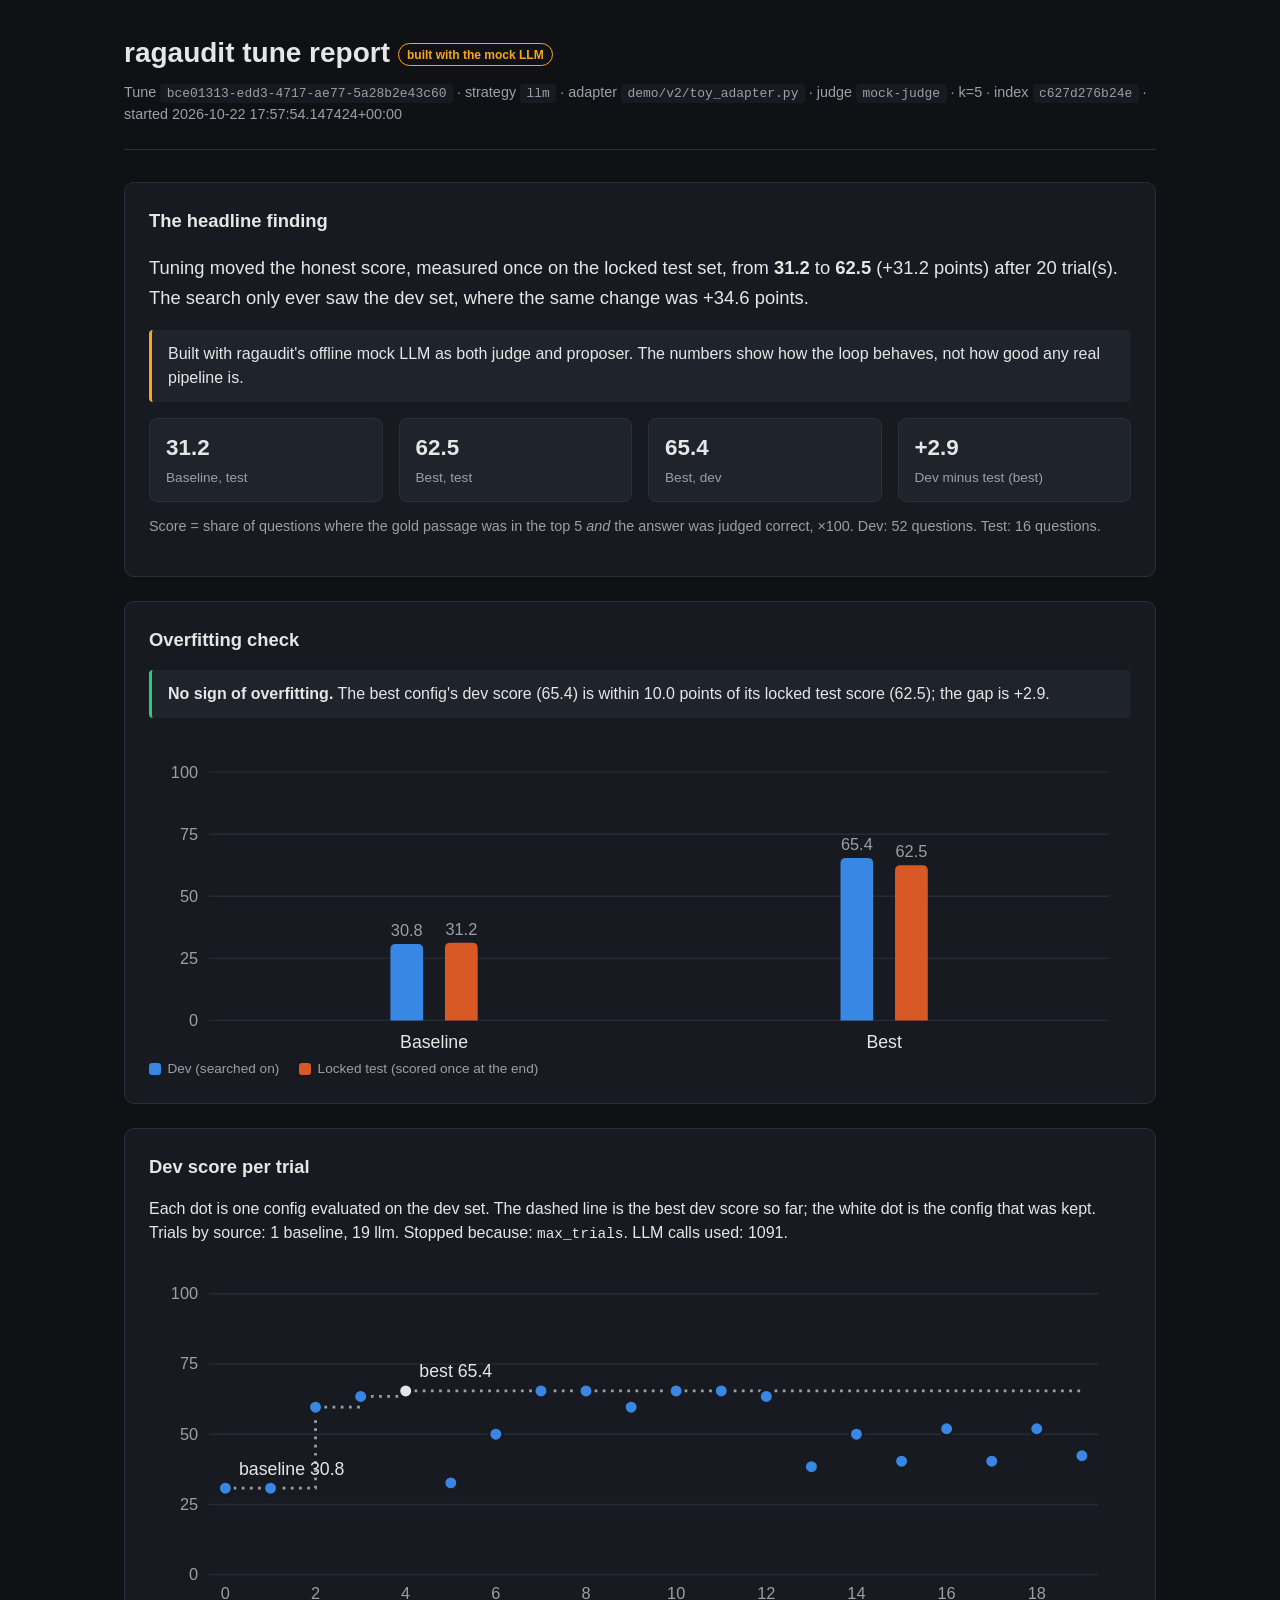
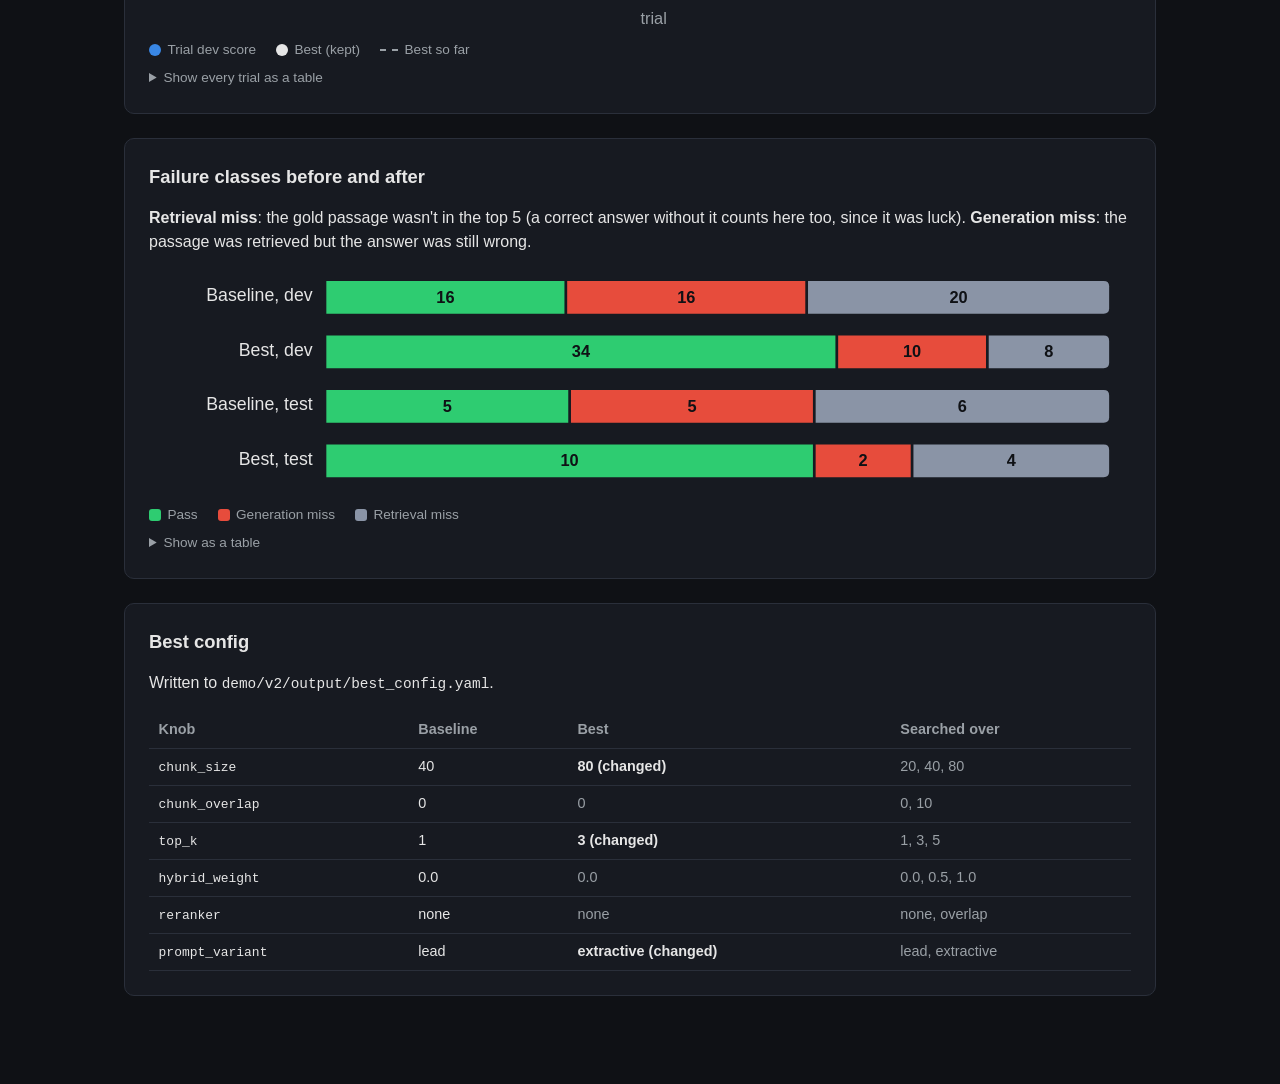
<file: docs/sample-report-v2-tune.html>
<!DOCTYPE html>
<html lang="en" data-theme="dark">
<head>
<meta charset="utf-8">
<meta name="viewport" content="width=device-width, initial-scale=1">
<title>ragaudit tune report — bce01313-edd3-4717-ae77-5a28b2e43c60</title>
<style>
/* Shared stylesheet for the ragaudit HTML report and the docs/ landing page.
   Dark theme, system font stack, no external fonts or frameworks. */

:root {
  --bg: #0f1115;
  --surface: #171a21;
  --surface-raised: #1f232c;
  --border: #2a2f3a;
  --text: #e6e6e6;
  --text-muted: #9aa0a6;
  --accent: #5b9dff;

  --true-pass: #2ecc71;
  --lucky-pass: #f5a623;
  --generation-failure: #e74c3c;
  --retrieval-failure: #8a94a6;

  --true-pass-bg: rgba(46, 204, 113, 0.12);
  --lucky-pass-bg: rgba(245, 166, 35, 0.16);
  --generation-failure-bg: rgba(231, 76, 60, 0.12);
  --retrieval-failure-bg: rgba(138, 148, 166, 0.12);
}

* {
  box-sizing: border-box;
}

body {
  margin: 0;
  padding: 0;
  background: var(--bg);
  color: var(--text);
  font-family: -apple-system, BlinkMacSystemFont, "Segoe UI", Roboto, Helvetica, Arial, sans-serif;
  line-height: 1.5;
}

.container {
  max-width: 1080px;
  margin: 0 auto;
  padding: 2rem 1.5rem 4rem;
}

header.report-header {
  margin-bottom: 2rem;
  padding-bottom: 1.5rem;
  border-bottom: 1px solid var(--border);
}

header.report-header h1 {
  margin: 0 0 0.5rem;
  font-size: 1.75rem;
}

.meta {
  color: var(--text-muted);
  font-size: 0.9rem;
}

.meta code {
  background: var(--surface);
  padding: 0.1rem 0.4rem;
  border-radius: 4px;
}

section {
  background: var(--surface);
  border: 1px solid var(--border);
  border-radius: 10px;
  padding: 1.5rem;
  margin-bottom: 1.5rem;
}

section h2 {
  margin-top: 0;
  font-size: 1.15rem;
}

.headline-sentence {
  font-size: 1.15rem;
  line-height: 1.6;
}

.stats-grid {
  display: grid;
  grid-template-columns: repeat(auto-fit, minmax(160px, 1fr));
  gap: 1rem;
}

.stat {
  background: var(--surface-raised);
  border: 1px solid var(--border);
  border-radius: 8px;
  padding: 0.75rem 1rem;
}

.stat .value {
  font-size: 1.4rem;
  font-weight: 600;
  display: block;
}

.stat .label {
  color: var(--text-muted);
  font-size: 0.85rem;
}

table.matrix-table {
  border-collapse: collapse;
  width: 100%;
  text-align: center;
}

table.matrix-table th,
table.matrix-table td {
  border: 1px solid var(--border);
  padding: 1rem;
}

table.matrix-table th {
  color: var(--text-muted);
  font-weight: 500;
}

table.matrix-table td {
  font-size: 1.5rem;
  font-weight: 700;
}

.cell-label {
  display: block;
  font-size: 0.8rem;
  font-weight: 400;
  color: var(--text-muted);
  margin-top: 0.25rem;
}

.cell-true-pass {
  background: var(--true-pass-bg);
  color: var(--true-pass);
}

.cell-lucky-pass {
  background: var(--lucky-pass-bg);
  color: var(--lucky-pass);
}

.cell-generation-failure {
  background: var(--generation-failure-bg);
  color: var(--generation-failure);
}

.cell-retrieval-failure {
  background: var(--retrieval-failure-bg);
  color: var(--retrieval-failure);
}

.warning {
  color: var(--lucky-pass);
}

.filter-bar {
  display: flex;
  flex-wrap: wrap;
  gap: 0.5rem;
  margin-bottom: 1rem;
}

.filter-btn {
  background: var(--surface-raised);
  color: var(--text);
  border: 1px solid var(--border);
  border-radius: 999px;
  padding: 0.4rem 0.9rem;
  font-size: 0.85rem;
  cursor: pointer;
}

.filter-btn:hover {
  border-color: var(--accent);
}

.filter-btn.active {
  background: var(--accent);
  border-color: var(--accent);
  color: #061021;
  font-weight: 600;
}

table#case-table {
  border-collapse: collapse;
  width: 100%;
}

table#case-table th,
table#case-table td {
  border-bottom: 1px solid var(--border);
  padding: 0.6rem 0.75rem;
  text-align: left;
  vertical-align: top;
}

table#case-table th {
  color: var(--text-muted);
  font-weight: 500;
  user-select: none;
}

table#case-table th[data-sort]::after {
  content: " \2195";
  color: var(--text-muted);
  font-size: 0.75rem;
}

.badge {
  display: inline-block;
  padding: 0.15rem 0.6rem;
  border-radius: 999px;
  font-size: 0.8rem;
  font-weight: 600;
}

.badge-true_pass {
  background: var(--true-pass-bg);
  color: var(--true-pass);
}

.badge-lucky_pass {
  background: var(--lucky-pass-bg);
  color: var(--lucky-pass);
}

.badge-generation_failure {
  background: var(--generation-failure-bg);
  color: var(--generation-failure);
}

.badge-retrieval_failure {
  background: var(--retrieval-failure-bg);
  color: var(--retrieval-failure);
}

details summary {
  cursor: pointer;
  color: var(--accent);
}

details dl {
  margin: 0.75rem 0 0;
}

details dt {
  color: var(--text-muted);
  font-size: 0.8rem;
  margin-top: 0.6rem;
}

details dd {
  margin: 0.2rem 0 0;
  white-space: pre-wrap;
}

details ol {
  margin: 0.2rem 0 0;
  padding-left: 1.2rem;
}

a {
  color: var(--accent);
}

/* --- Code blocks (shared) --- */

pre,
code {
  font-family: ui-monospace, SFMono-Regular, Menlo, Consolas, "Liberation Mono", monospace;
}

code {
  font-size: 0.9em;
}

pre {
  background: var(--surface);
  border: 1px solid var(--border);
  border-radius: 8px;
  padding: 1rem 1.25rem;
  margin: 0;
  overflow-x: auto;
  font-size: 0.9rem;
  line-height: 1.6;
  color: var(--text);
}

pre code {
  font-size: inherit;
}

/* --- Landing page (docs/index.html) ---
   Everything below is scoped under html.ln / body.ln-page so the report
   styles above are untouched. The page uses full-width bands with the
   text held in an 1100px column. */

:root {
  --accent-hover: #78afff;
  --accent-ink: #061021;
  --nav-h: 60px;
}

html.ln {
  scroll-behavior: smooth;
  scroll-padding-top: calc(var(--nav-h) + 16px);
}

body.ln-page {
  line-height: 1.6;
}

.ln-col {
  max-width: 1100px;
  margin: 0 auto;
  padding: 0 2rem;
}

/* Nav */

.ln-nav {
  position: fixed;
  top: 0;
  left: 0;
  right: 0;
  height: var(--nav-h);
  z-index: 10;
  background: rgba(15, 17, 21, 0.78);
  -webkit-backdrop-filter: blur(10px);
  backdrop-filter: blur(10px);
  border-bottom: 1px solid var(--border);
}

.ln-nav .ln-col {
  height: 100%;
  display: flex;
  align-items: center;
  justify-content: space-between;
}

.ln-brand {
  color: var(--text);
  text-decoration: none;
  font-weight: 700;
  letter-spacing: -0.01em;
}

.ln-nav-links {
  display: flex;
  align-items: center;
  gap: 0.25rem;
  list-style: none;
  margin: 0;
  padding: 0;
}

.ln-nav-links a {
  display: inline-block;
  color: var(--text-muted);
  text-decoration: none;
  font-size: 0.95rem;
  padding: 0.4rem 0.75rem;
  border-radius: 6px;
  transition: color 150ms, background-color 150ms;
}

.ln-nav-links a:hover {
  color: var(--text);
  background: var(--surface-raised);
}

.ln-nav-links a.ln-nav-gh {
  color: var(--text);
  border: 1px solid var(--border);
  margin-left: 0.5rem;
}

.ln-nav-links a.ln-nav-gh:hover {
  border-color: var(--accent);
}

/* Focus, shared by every interactive element on the page */

.ln-page a:focus-visible,
.ln-page button:focus-visible {
  outline: 2px solid var(--accent);
  outline-offset: 2px;
}

/* Bands */

.ln-band {
  padding: 6rem 0;
}

.ln-band--alt {
  background: var(--surface);
  border-top: 1px solid var(--border);
  border-bottom: 1px solid var(--border);
}

.ln-band--alt pre {
  background: var(--surface-raised);
}

.ln-band h2 {
  font-size: 1.75rem;
  line-height: 1.2;
  letter-spacing: -0.01em;
  margin: 0 0 0.75rem;
}

.ln-band .ln-lead {
  color: var(--text-muted);
  font-size: 1.1rem;
  max-width: 64ch;
  margin: 0 0 2.5rem;
}

.ln-band p {
  max-width: 68ch;
  margin: 0 0 1rem;
}

/* Hero */

.ln-hero {
  min-height: 100vh;
  padding-top: calc(var(--nav-h) + 3rem);
  padding-bottom: 4rem;
  display: flex;
  align-items: center;
}

.ln-hero-grid {
  display: grid;
  grid-template-columns: 1.05fr 1fr;
  gap: 4.5rem;
  align-items: center;
  width: 100%;
}

.ln-hero h1 {
  font-size: 3.5rem;
  line-height: 1.05;
  letter-spacing: -0.03em;
  margin: 0 0 1.25rem;
}

.ln-hero .ln-desc {
  font-size: 1.2rem;
  color: var(--text-muted);
  max-width: 34rem;
  margin: 0 0 2.5rem;
}

.ln-stats {
  display: grid;
  grid-template-columns: repeat(2, minmax(0, 1fr));
  gap: 2rem;
  margin: 0 0 1rem;
}

.ln-stat .value {
  display: block;
  font-size: 3.75rem;
  font-weight: 700;
  line-height: 1;
  letter-spacing: -0.03em;
}

.ln-stat .label {
  display: block;
  margin-top: 0.5rem;
  color: var(--text-muted);
}

.ln-stat--lucky .value {
  color: var(--lucky-pass);
}

.ln-stats-note {
  color: var(--text-muted);
  max-width: 34rem;
  margin: 0 0 2.5rem;
}

.ln-actions {
  display: flex;
  gap: 0.75rem;
  flex-wrap: wrap;
}

/* Buttons */

.ln-btn {
  display: inline-flex;
  align-items: center;
  padding: 0.7rem 1.25rem;
  border-radius: 8px;
  font: inherit;
  font-weight: 600;
  font-size: 0.95rem;
  text-decoration: none;
  cursor: pointer;
  border: 1px solid transparent;
  transition: background-color 150ms, border-color 150ms, color 150ms;
}

.ln-btn--primary {
  background: var(--accent);
  color: var(--accent-ink);
  border-color: var(--accent);
}

.ln-btn--primary:hover {
  background: var(--accent-hover);
  border-color: var(--accent-hover);
}

.ln-btn--secondary {
  background: transparent;
  color: var(--text);
  border-color: var(--border);
}

.ln-btn--secondary:hover {
  border-color: var(--accent);
  color: var(--accent);
}

/* Interactive 2x2 */

.ln-matrix {
  display: grid;
  grid-template-columns: 5.5rem repeat(2, minmax(0, 1fr));
  gap: 0.6rem;
}

.ln-matrix .axis {
  color: var(--text-muted);
  font-size: 0.85rem;
  display: flex;
  align-items: center;
}

.ln-matrix .axis--col {
  padding-left: 0.25rem;
  padding-bottom: 0.25rem;
}

.ln-cell {
  display: block;
  width: 100%;
  text-align: left;
  font: inherit;
  color: var(--text);
  background: var(--surface);
  border: 1px solid var(--border);
  border-radius: 10px;
  padding: 1.25rem 1.1rem;
  cursor: pointer;
  transition: border-color 150ms, background-color 150ms;
}

.ln-cell .verdict {
  display: block;
  font-family: ui-monospace, SFMono-Regular, Menlo, Consolas, "Liberation Mono", monospace;
  font-size: 0.95rem;
  font-weight: 600;
  color: var(--text-muted);
  margin-bottom: 0.3rem;
  transition: color 150ms;
}

.ln-cell .explain {
  display: block;
  color: var(--text-muted);
  font-size: 0.85rem;
  line-height: 1.45;
}

.ln-cell:hover {
  border-color: var(--text-muted);
}

.ln-cell[aria-pressed="true"] {
  border-color: var(--cell-border);
  background: var(--cell-bg);
}

.ln-cell[aria-pressed="true"] .verdict {
  color: var(--cell);
}

.ln-cell[aria-pressed="true"] .explain {
  color: var(--text);
}

.ln-cell--true  { --cell: var(--true-pass); --cell-border: var(--true-pass); --cell-bg: var(--true-pass-bg); }
.ln-cell--lucky { --cell: var(--lucky-pass); --cell-border: var(--lucky-pass); --cell-bg: var(--lucky-pass-bg); }
.ln-cell--gen   { --cell: var(--generation-failure); --cell-border: var(--generation-failure); --cell-bg: var(--generation-failure-bg); }
.ln-cell--ret   { --cell: var(--retrieval-failure); --cell-border: var(--retrieval-failure); --cell-bg: var(--retrieval-failure-bg); }

/* Lucky is always the dominant cell, selected or not. */
.ln-cell--lucky {
  border-color: var(--lucky-pass);
  padding: 1.5rem 1.25rem;
}

.ln-cell--lucky .verdict {
  font-size: 1.25rem;
  color: var(--lucky-pass);
}

.ln-cell--lucky[aria-pressed="true"] {
  border-width: 2px;
  padding: calc(1.5rem - 1px) calc(1.25rem - 1px);
}

.ln-cell-detail {
  margin-top: 1rem;
  border: 1px solid var(--border);
  border-radius: 10px;
  background: var(--surface);
  padding: 1.25rem 1.5rem;
  min-height: 9.5rem;
}

.ln-cell-detail .ln-detail-title {
  display: block;
  font-family: ui-monospace, SFMono-Regular, Menlo, Consolas, "Liberation Mono", monospace;
  font-weight: 600;
  margin-bottom: 0.5rem;
}

.ln-cell-detail p {
  margin: 0 0 0.6rem;
  font-size: 0.95rem;
  max-width: none;
}

.ln-cell-detail p:last-child {
  margin-bottom: 0;
}

.ln-cell-detail [data-detail] {
  display: none;
}

.ln-cell-detail [data-detail].is-active {
  display: block;
}

/* How it works */

.ln-steps {
  display: grid;
  grid-template-columns: repeat(4, minmax(0, 1fr));
  gap: 1.25rem;
  counter-reset: step;
}

.ln-step {
  border: 1px solid var(--border);
  border-radius: 10px;
  background: var(--surface-raised);
  padding: 1.25rem 1.25rem 1.4rem;
}

.ln-step .k {
  display: block;
  font-family: ui-monospace, SFMono-Regular, Menlo, Consolas, "Liberation Mono", monospace;
  color: var(--accent);
  font-size: 0.85rem;
  margin-bottom: 0.5rem;
}

.ln-step strong {
  display: block;
  margin-bottom: 0.35rem;
}

.ln-step p {
  margin: 0;
  color: var(--text-muted);
  font-size: 0.92rem;
}

/* Report viewer */

.ln-viewer-desc {
  min-height: 1.6em;
  margin: 0 0 1rem;
  color: var(--text-muted);
}

.ln-tabs {
  display: flex;
  gap: 0.5rem;
  margin: 0 0 1rem;
  flex-wrap: wrap;
}

.ln-tab {
  font: inherit;
  font-size: 0.95rem;
  font-weight: 600;
  color: var(--text-muted);
  background: var(--surface);
  border: 1px solid var(--border);
  border-radius: 8px;
  padding: 0.55rem 1rem;
  cursor: pointer;
  transition: color 150ms, border-color 150ms, background-color 150ms;
}

.ln-tab:hover {
  color: var(--text);
  border-color: var(--text-muted);
}

.ln-tab[aria-selected="true"] {
  color: var(--accent-ink);
  background: var(--accent);
  border-color: var(--accent);
}

.ln-frame {
  display: block;
  width: 100%;
  height: 700px;
  border: 1px solid var(--border);
  border-radius: 10px;
  background: var(--bg);
}

.ln-viewer-foot {
  margin-top: 0.75rem;
  font-size: 0.9rem;
  color: var(--text-muted);
}

/* Install: code blocks with copy buttons */

.ln-code {
  position: relative;
  margin: 0 0 1.5rem;
}

.ln-code pre {
  padding-right: 5.5rem;
}

.ln-copy {
  position: absolute;
  top: 0.6rem;
  right: 0.6rem;
  font: inherit;
  font-size: 0.8rem;
  font-weight: 600;
  color: var(--text-muted);
  background: var(--surface-raised);
  border: 1px solid var(--border);
  border-radius: 6px;
  padding: 0.3rem 0.65rem;
  cursor: pointer;
  transition: color 150ms, border-color 150ms, background-color 150ms;
}

.ln-copy:hover {
  color: var(--text);
  border-color: var(--accent);
}

.ln-copy.is-done {
  color: var(--true-pass);
  border-color: var(--true-pass);
}

.ln-install-grid {
  display: grid;
  grid-template-columns: 1.15fr 0.85fr;
  gap: 3rem;
  align-items: start;
}

.ln-aside {
  border-left: 2px solid var(--border);
  padding-left: 1.25rem;
  color: var(--text-muted);
  font-size: 0.95rem;
}

.ln-aside p {
  max-width: none;
}

/* Footer */

.ln-footer {
  border-top: 1px solid var(--border);
  padding: 2.5rem 0;
  color: var(--text-muted);
  font-size: 0.9rem;
}

.ln-footer .ln-col {
  display: flex;
  justify-content: space-between;
  gap: 1rem;
  flex-wrap: wrap;
}

/* Responsive */

@media (max-width: 960px) {
  .ln-hero-grid {
    grid-template-columns: 1fr;
    gap: 3rem;
  }

  .ln-hero {
    min-height: 0;
  }

  .ln-steps {
    grid-template-columns: repeat(2, minmax(0, 1fr));
  }

  .ln-install-grid {
    grid-template-columns: 1fr;
  }

  .ln-aside {
    border-left: 0;
    padding-left: 0;
  }
}

@media (max-width: 720px) {
  .ln-col {
    padding: 0 1.25rem;
  }

  .ln-nav-links a:not(.ln-nav-gh) {
    display: none;
  }

  .ln-band {
    padding: 4rem 0;
  }

  .ln-hero h1 {
    font-size: 2.5rem;
  }

  .ln-stats {
    gap: 1.25rem;
  }

  .ln-stat .value {
    font-size: 2.75rem;
  }

  .ln-matrix {
    grid-template-columns: 1fr;
  }

  .ln-matrix .axis--col {
    display: none;
  }

  .ln-steps {
    grid-template-columns: 1fr;
  }

  .ln-frame {
    height: 480px;
  }
}

/* v2-only additions for the generate and tune reports. Loaded after
   style.css, which stays the single source for the shared look. */

:root {
  --v2-dev: #3987e5;
  --v2-test: #d95926;
  --v2-muted-mark: #4a5160;
  --v2-grid: #262b35;
}

.v2-badge-mock {
  display: inline-block;
  margin-left: 0.5rem;
  padding: 0.1rem 0.5rem;
  border: 1px solid var(--lucky-pass);
  border-radius: 999px;
  color: var(--lucky-pass);
  font-size: 0.75rem;
  vertical-align: middle;
}

.v2-callout {
  margin: 1rem 0;
  padding: 0.75rem 1rem;
  border-left: 3px solid var(--accent);
  background: var(--surface-raised);
  border-radius: 4px;
}

.v2-callout.warn {
  border-left-color: var(--lucky-pass);
}

.v2-callout.ok {
  border-left-color: var(--true-pass);
}

.v2-figure {
  position: relative;
  margin: 1rem 0 0.5rem;
}

.v2-chart {
  display: block;
  width: 100%;
  height: auto;
  overflow: visible;
}

.v2-grid {
  stroke: var(--v2-grid);
  stroke-width: 1;
}

.v2-tick,
.v2-axis-title {
  fill: var(--text-muted);
  font-size: 12px;
}

.v2-label {
  fill: var(--text);
  font-size: 13px;
}

.v2-value {
  fill: var(--text-muted);
  font-size: 12px;
  font-variant-numeric: tabular-nums;
}

.v2-inside {
  fill: #0f1115;
  font-size: 12px;
  font-weight: 600;
  pointer-events: none;
}

.v2-rule {
  stroke: var(--text);
  stroke-width: 1.5;
  stroke-dasharray: 4 3;
}

.v2-mark {
  outline: none;
}

.v2-mark:hover,
.v2-mark:focus-visible {
  filter: brightness(1.2);
}

.v2-fill-accent { fill: var(--accent); }
.v2-fill-muted { fill: var(--v2-muted-mark); }
.v2-fill-dev { fill: var(--v2-dev); }
.v2-fill-test { fill: var(--v2-test); }
.v2-fill-pass { fill: var(--true-pass); }
.v2-fill-gen { fill: var(--generation-failure); }
.v2-fill-ret { fill: var(--retrieval-failure); }

.v2-dot {
  fill: var(--v2-dev);
  stroke: var(--surface);
  stroke-width: 2;
  pointer-events: none;
}

.v2-dot-best {
  fill: var(--text);
}

.v2-hit {
  fill: transparent;
  outline: none;
  cursor: default;
}

.v2-hit:focus-visible {
  stroke: var(--text);
  stroke-width: 1;
}

.v2-line-ref {
  fill: none;
  stroke: var(--text-muted);
  stroke-width: 2;
  stroke-dasharray: 2 4;
}

.v2-legend {
  display: flex;
  flex-wrap: wrap;
  gap: 0.25rem 1.25rem;
  margin: 0.25rem 0 0;
  padding: 0;
  list-style: none;
  font-size: 0.85rem;
  color: var(--text-muted);
}

.v2-legend li {
  display: inline-flex;
  align-items: center;
  gap: 0.4rem;
}

.v2-swatch {
  display: inline-block;
  width: 12px;
  height: 12px;
  border-radius: 3px;
}

.v2-swatch.line {
  width: 18px;
  height: 0;
  border-top: 2px dashed var(--text-muted);
  border-radius: 0;
}

.v2-swatch.dot {
  border-radius: 50%;
}

.v2-tooltip {
  position: absolute;
  z-index: 10;
  max-width: 280px;
  padding: 0.45rem 0.6rem;
  background: var(--surface-raised);
  border: 1px solid var(--border);
  border-radius: 6px;
  color: var(--text-muted);
  font-size: 0.8rem;
  line-height: 1.35;
  pointer-events: none;
  white-space: pre-line;
  box-shadow: 0 4px 16px rgba(0, 0, 0, 0.4);
}

.v2-tooltip strong {
  display: block;
  color: var(--text);
  font-size: 0.95rem;
}

.v2-table-wrap {
  overflow-x: auto;
}

table.v2-table {
  width: 100%;
  border-collapse: collapse;
  font-size: 0.9rem;
}

table.v2-table th,
table.v2-table td {
  padding: 0.45rem 0.6rem;
  border-bottom: 1px solid var(--border);
  text-align: left;
  vertical-align: top;
}

table.v2-table th {
  color: var(--text-muted);
  font-weight: 600;
}

table.v2-table td.num,
table.v2-table th.num {
  text-align: right;
  font-variant-numeric: tabular-nums;
}

table.v2-table tr.is-best td {
  background: var(--surface-raised);
}

.v2-changed {
  color: var(--text);
  font-weight: 600;
}

.v2-unchanged {
  color: var(--text-muted);
}

details.v2-data {
  margin-top: 0.5rem;
}

details.v2-data summary {
  color: var(--text-muted);
  font-size: 0.85rem;
}

.v2-q {
  margin: 0;
  padding: 0.75rem 0;
  border-bottom: 1px solid var(--border);
}

.v2-q:last-child {
  border-bottom: none;
}

.v2-q .q {
  color: var(--text);
  font-weight: 600;
}

.v2-q .a,
.v2-q .src {
  color: var(--text-muted);
  font-size: 0.875rem;
}

.v2-tag {
  display: inline-block;
  margin-right: 0.4rem;
  padding: 0 0.4rem;
  border: 1px solid var(--border);
  border-radius: 4px;
  color: var(--text-muted);
  font-size: 0.75rem;
}

.meta code {
  overflow-wrap: anywhere;
}

@media (max-width: 600px) {
  .container {
    padding: 1.25rem 1rem 3rem;
  }

  section {
    padding: 1rem;
  }

  .stats-grid {
    grid-template-columns: repeat(2, minmax(0, 1fr));
  }
}

</style>
</head>
<body>
<div class="container">

  <header class="report-header">
    <h1>ragaudit tune report<span class="v2-badge-mock">built with the mock LLM</span></h1>
    <div class="meta">
      Tune <code>bce01313-edd3-4717-ae77-5a28b2e43c60</code> ·
      strategy <code>llm</code> ·
      adapter <code>demo/v2/toy_adapter.py</code> ·
      judge <code>mock-judge</code> ·
      k=5 ·
      index <code>c627d276b24e</code> ·
      started 2026-10-22 17:57:54.147424+00:00
    </div>
  </header>

  <section class="headline">
    <h2>The headline finding</h2>
    <p class="headline-sentence">
      
      Tuning moved the honest score, measured once on the locked test set, from
      <strong>31.2</strong> to <strong>62.5</strong>
      (+31.2 points) after 20 trial(s).
      The search only ever saw the dev set, where the same change was +34.6 points.
      
    </p>
    
    <div class="v2-callout warn">Built with ragaudit's offline mock LLM as both judge and proposer. The numbers show how the loop behaves, not how good any real pipeline is.</div>
    
    <div class="stats-grid">
      <div class="stat"><span class="value">31.2</span><span class="label">Baseline, test</span></div>
      <div class="stat"><span class="value">62.5</span><span class="label">Best, test</span></div>
      <div class="stat"><span class="value">65.4</span><span class="label">Best, dev</span></div>
      <div class="stat"><span class="value">+2.9</span><span class="label">Dev minus test (best)</span></div>
    </div>
    <p class="meta">Score = share of questions where the gold passage was in the top 5 <em>and</em> the answer was judged correct, ×100.
      Dev: 52 questions. Test: 16 questions.</p>
  </section>

  <section>
    <h2>Overfitting check</h2>
    
    <div class="v2-callout ok">
      <strong>No sign of overfitting.</strong> The best config's dev score (65.4) is within
      10.0 points of its locked test score (62.5);
      the gap is +2.9.
    </div>
    
    <figure class="v2-figure"><svg class="v2-chart" viewBox="0 0 720 232" role="img" aria-label="Dev and test score, baseline and best" preserveAspectRatio="xMidYMid meet"><line class="v2-grid" x1="44" x2="704" y1="210.0" y2="210.0"></line><text class="v2-tick" x="36" y="214.0" text-anchor="end">0</text><line class="v2-grid" x1="44" x2="704" y1="164.5" y2="164.5"></line><text class="v2-tick" x="36" y="168.5" text-anchor="end">25</text><line class="v2-grid" x1="44" x2="704" y1="119.0" y2="119.0"></line><text class="v2-tick" x="36" y="123.0" text-anchor="end">50</text><line class="v2-grid" x1="44" x2="704" y1="73.5" y2="73.5"></line><text class="v2-tick" x="36" y="77.5" text-anchor="end">75</text><line class="v2-grid" x1="44" x2="704" y1="28.0" y2="28.0"></line><text class="v2-tick" x="36" y="32.0" text-anchor="end">100</text><path class="v2-mark v2-fill-dev" d="M177.0,210.0 V158.0 Q177.0,154.0 181.0,154.0 H197.0 Q201.0,154.0 201.0,158.0 V210.0 Z" data-tip="30.8 dev
baseline config" tabindex="0"></path><text class="v2-value" x="189.0" y="148.0" text-anchor="middle">30.8</text><path class="v2-mark v2-fill-test" d="M217.0,210.0 V157.1 Q217.0,153.1 221.0,153.1 H237.0 Q241.0,153.1 241.0,157.1 V210.0 Z" data-tip="31.2 locked test
baseline config" tabindex="0"></path><text class="v2-value" x="229.0" y="147.1" text-anchor="middle">31.2</text><text class="v2-label" x="209.0" y="230" text-anchor="middle">Baseline</text><path class="v2-mark v2-fill-dev" d="M507.0,210.0 V95.0 Q507.0,91.0 511.0,91.0 H527.0 Q531.0,91.0 531.0,95.0 V210.0 Z" data-tip="65.4 dev
best config" tabindex="0"></path><text class="v2-value" x="519.0" y="85.0" text-anchor="middle">65.4</text><path class="v2-mark v2-fill-test" d="M547.0,210.0 V100.2 Q547.0,96.2 551.0,96.2 H567.0 Q571.0,96.2 571.0,100.2 V210.0 Z" data-tip="62.5 locked test
best config" tabindex="0"></path><text class="v2-value" x="559.0" y="90.2" text-anchor="middle">62.5</text><text class="v2-label" x="539.0" y="230" text-anchor="middle">Best</text></svg></figure>
    <ul class="v2-legend">
      <li><span class="v2-swatch" style="background: var(--v2-dev)"></span>Dev (searched on)</li>
      <li><span class="v2-swatch" style="background: var(--v2-test)"></span>Locked test (scored once at the end)</li>
    </ul>
  </section>

  <section>
    <h2>Dev score per trial</h2>
    <p>Each dot is one config evaluated on the dev set. The dashed line is the best dev score so far; the white dot is the config that was kept.
      Trials by source: 1 baseline, 19 llm.
      Stopped because: <code>max_trials</code>. LLM calls used: 1091.</p>
    <figure class="v2-figure"><svg class="v2-chart" viewBox="0 0 720 272" role="img" aria-label="Dev score per trial" preserveAspectRatio="xMidYMid meet"><line class="v2-grid" x1="44" x2="696" y1="230.0" y2="230.0"></line><text class="v2-tick" x="36" y="234.0" text-anchor="end">0</text><line class="v2-grid" x1="44" x2="696" y1="178.5" y2="178.5"></line><text class="v2-tick" x="36" y="182.5" text-anchor="end">25</text><line class="v2-grid" x1="44" x2="696" y1="127.0" y2="127.0"></line><text class="v2-tick" x="36" y="131.0" text-anchor="end">50</text><line class="v2-grid" x1="44" x2="696" y1="75.5" y2="75.5"></line><text class="v2-tick" x="36" y="79.5" text-anchor="end">75</text><line class="v2-grid" x1="44" x2="696" y1="24.0" y2="24.0"></line><text class="v2-tick" x="36" y="28.0" text-anchor="end">100</text><polyline class="v2-line-ref" points="56.0,166.6 89.1,166.6 89.1,166.6 122.1,166.6 122.1,107.2 155.2,107.2 155.2,99.3 188.2,99.3 188.2,95.3 221.3,95.3 221.3,95.3 254.3,95.3 254.3,95.3 287.4,95.3 287.4,95.3 320.4,95.3 320.4,95.3 353.5,95.3 353.5,95.3 386.5,95.3 386.5,95.3 419.6,95.3 419.6,95.3 452.6,95.3 452.6,95.3 485.7,95.3 485.7,95.3 518.7,95.3 518.7,95.3 551.8,95.3 551.8,95.3 584.8,95.3 584.8,95.3 617.9,95.3 617.9,95.3 650.9,95.3 650.9,95.3 684.0,95.3 684.0,95.3"></polyline><circle class="v2-dot" cx="56.0" cy="166.6" r="5"></circle><circle class="v2-hit" cx="56.0" cy="166.6" r="12" data-tip="30.8 dev
trial 0 (baseline)
baseline config" tabindex="0"></circle><circle class="v2-dot" cx="89.1" cy="166.6" r="5"></circle><circle class="v2-hit" cx="89.1" cy="166.6" r="12" data-tip="30.8 dev
trial 1 (llm)
top_k=3" tabindex="0"></circle><circle class="v2-dot" cx="122.1" cy="107.2" r="5"></circle><circle class="v2-hit" cx="122.1" cy="107.2" r="12" data-tip="59.6 dev
trial 2 (llm)
prompt_variant=extractive" tabindex="0"></circle><circle class="v2-dot" cx="155.2" cy="99.3" r="5"></circle><circle class="v2-hit" cx="155.2" cy="99.3" r="12" data-tip="63.5 dev
trial 3 (llm)
top_k=3, prompt_variant=extractive" tabindex="0"></circle><circle class="v2-dot v2-dot-best" cx="188.2" cy="95.3" r="5"></circle><circle class="v2-hit" cx="188.2" cy="95.3" r="12" data-tip="65.4 dev
trial 4 (llm)
chunk_size=80, top_k=3, prompt_variant=extractive" tabindex="0"></circle><circle class="v2-dot" cx="221.3" cy="162.7" r="5"></circle><circle class="v2-hit" cx="221.3" cy="162.7" r="12" data-tip="32.7 dev
trial 5 (llm)
chunk_size=80, top_k=3" tabindex="0"></circle><circle class="v2-dot" cx="254.3" cy="127.0" r="5"></circle><circle class="v2-hit" cx="254.3" cy="127.0" r="12" data-tip="50.0 dev
trial 6 (llm)
chunk_size=20, top_k=3, prompt_variant=extractive" tabindex="0"></circle><circle class="v2-dot" cx="287.4" cy="95.3" r="5"></circle><circle class="v2-hit" cx="287.4" cy="95.3" r="12" data-tip="65.4 dev
trial 7 (llm)
chunk_size=80, chunk_overlap=10, top_k=3, prompt_variant=extractive" tabindex="0"></circle><circle class="v2-dot" cx="320.4" cy="95.3" r="5"></circle><circle class="v2-hit" cx="320.4" cy="95.3" r="12" data-tip="65.4 dev
trial 8 (llm)
chunk_size=80, top_k=5, prompt_variant=extractive" tabindex="0"></circle><circle class="v2-dot" cx="353.5" cy="107.2" r="5"></circle><circle class="v2-hit" cx="353.5" cy="107.2" r="12" data-tip="59.6 dev
trial 9 (llm)
chunk_size=80, prompt_variant=extractive" tabindex="0"></circle><circle class="v2-dot" cx="386.5" cy="95.3" r="5"></circle><circle class="v2-hit" cx="386.5" cy="95.3" r="12" data-tip="65.4 dev
trial 10 (llm)
chunk_size=80, top_k=3, hybrid_weight=0.5, prompt_variant=extractive" tabindex="0"></circle><circle class="v2-dot" cx="419.6" cy="95.3" r="5"></circle><circle class="v2-hit" cx="419.6" cy="95.3" r="12" data-tip="65.4 dev
trial 11 (llm)
chunk_size=80, top_k=3, reranker=overlap, prompt_variant=extractive" tabindex="0"></circle><circle class="v2-dot" cx="452.6" cy="99.3" r="5"></circle><circle class="v2-hit" cx="452.6" cy="99.3" r="12" data-tip="63.5 dev
trial 12 (llm)
chunk_size=80, top_k=3, hybrid_weight=1.0, prompt_variant=extractive" tabindex="0"></circle><circle class="v2-dot" cx="485.7" cy="150.8" r="5"></circle><circle class="v2-hit" cx="485.7" cy="150.8" r="12" data-tip="38.5 dev
trial 13 (llm)
chunk_size=20" tabindex="0"></circle><circle class="v2-dot" cx="518.7" cy="127.0" r="5"></circle><circle class="v2-hit" cx="518.7" cy="127.0" r="12" data-tip="50.0 dev
trial 14 (llm)
chunk_size=20, prompt_variant=extractive" tabindex="0"></circle><circle class="v2-dot" cx="551.8" cy="146.8" r="5"></circle><circle class="v2-hit" cx="551.8" cy="146.8" r="12" data-tip="40.4 dev
trial 15 (llm)
chunk_size=20, reranker=overlap" tabindex="0"></circle><circle class="v2-dot" cx="584.8" cy="123.0" r="5"></circle><circle class="v2-hit" cx="584.8" cy="123.0" r="12" data-tip="51.9 dev
trial 16 (llm)
chunk_size=20, reranker=overlap, prompt_variant=extractive" tabindex="0"></circle><circle class="v2-dot" cx="617.9" cy="146.8" r="5"></circle><circle class="v2-hit" cx="617.9" cy="146.8" r="12" data-tip="40.4 dev
trial 17 (llm)
chunk_size=20, hybrid_weight=0.5" tabindex="0"></circle><circle class="v2-dot" cx="650.9" cy="123.0" r="5"></circle><circle class="v2-hit" cx="650.9" cy="123.0" r="12" data-tip="51.9 dev
trial 18 (llm)
chunk_size=20, hybrid_weight=0.5, prompt_variant=extractive" tabindex="0"></circle><circle class="v2-dot" cx="684.0" cy="142.8" r="5"></circle><circle class="v2-hit" cx="684.0" cy="142.8" r="12" data-tip="42.3 dev
trial 19 (llm)
chunk_size=20, hybrid_weight=0.5, reranker=overlap" tabindex="0"></circle><text class="v2-label" x="66.0" y="156.6" text-anchor="start">baseline 30.8</text><text class="v2-label" x="198.2" y="85.3" text-anchor="start">best 65.4</text><text class="v2-tick" x="56.0" y="248" text-anchor="middle">0</text><text class="v2-tick" x="122.1" y="248" text-anchor="middle">2</text><text class="v2-tick" x="188.2" y="248" text-anchor="middle">4</text><text class="v2-tick" x="254.3" y="248" text-anchor="middle">6</text><text class="v2-tick" x="320.4" y="248" text-anchor="middle">8</text><text class="v2-tick" x="386.5" y="248" text-anchor="middle">10</text><text class="v2-tick" x="452.6" y="248" text-anchor="middle">12</text><text class="v2-tick" x="518.7" y="248" text-anchor="middle">14</text><text class="v2-tick" x="584.8" y="248" text-anchor="middle">16</text><text class="v2-tick" x="650.9" y="248" text-anchor="middle">18</text><text class="v2-axis-title" x="370.0" y="266" text-anchor="middle">trial</text></svg></figure>
    <ul class="v2-legend">
      <li><span class="v2-swatch dot" style="background: var(--v2-dev)"></span>Trial dev score</li>
      <li><span class="v2-swatch dot" style="background: var(--text)"></span>Best (kept)</li>
      <li><span class="v2-swatch line"></span>Best so far</li>
    </ul>
    <details class="v2-data">
      <summary>Show every trial as a table</summary>
      <div class="v2-table-wrap">
        <table class="v2-table">
          <thead><tr><th class="num">#</th><th>Source</th><th class="num">Dev score</th><th class="num">Pass</th><th class="num">Gen miss</th><th class="num">Ret miss</th><th>Changed from baseline</th><th>Rationale</th></tr></thead>
          <tbody>
            
            <tr>
              <td class="num">0</td>
              <td>baseline</td>
              <td class="num">30.8</td>
              <td class="num">16</td>
              <td class="num">16</td>
              <td class="num">20</td>
              <td><code>(baseline)</code></td>
              <td></td>
            </tr>
            
            <tr>
              <td class="num">1</td>
              <td>llm</td>
              <td class="num">30.8</td>
              <td class="num">16</td>
              <td class="num">28</td>
              <td class="num">8</td>
              <td><code>top_k=3</code></td>
              <td>retrieval misses dominate, so try top_k=3</td>
            </tr>
            
            <tr>
              <td class="num">2</td>
              <td>llm</td>
              <td class="num">59.6</td>
              <td class="num">31</td>
              <td class="num">1</td>
              <td class="num">20</td>
              <td><code>prompt_variant=extractive</code></td>
              <td>generation misses dominate, so try prompt_variant=extractive</td>
            </tr>
            
            <tr>
              <td class="num">3</td>
              <td>llm</td>
              <td class="num">63.5</td>
              <td class="num">33</td>
              <td class="num">11</td>
              <td class="num">8</td>
              <td><code>top_k=3, prompt_variant=extractive</code></td>
              <td>retrieval misses dominate, so try top_k=3</td>
            </tr>
            
            <tr class="is-best">
              <td class="num">4</td>
              <td>llm (best)</td>
              <td class="num">65.4</td>
              <td class="num">34</td>
              <td class="num">10</td>
              <td class="num">8</td>
              <td><code>chunk_size=80, top_k=3, prompt_variant=extractive</code></td>
              <td>generation misses dominate, so try chunk_size=80</td>
            </tr>
            
            <tr>
              <td class="num">5</td>
              <td>llm</td>
              <td class="num">32.7</td>
              <td class="num">17</td>
              <td class="num">27</td>
              <td class="num">8</td>
              <td><code>chunk_size=80, top_k=3</code></td>
              <td>generation misses dominate, so try prompt_variant=lead</td>
            </tr>
            
            <tr>
              <td class="num">6</td>
              <td>llm</td>
              <td class="num">50.0</td>
              <td class="num">26</td>
              <td class="num">19</td>
              <td class="num">7</td>
              <td><code>chunk_size=20, top_k=3, prompt_variant=extractive</code></td>
              <td>generation misses dominate, so try chunk_size=20</td>
            </tr>
            
            <tr>
              <td class="num">7</td>
              <td>llm</td>
              <td class="num">65.4</td>
              <td class="num">34</td>
              <td class="num">10</td>
              <td class="num">8</td>
              <td><code>chunk_size=80, chunk_overlap=10, top_k=3, prompt_variant=extractive</code></td>
              <td>generation misses dominate, so try chunk_overlap=10</td>
            </tr>
            
            <tr>
              <td class="num">8</td>
              <td>llm</td>
              <td class="num">65.4</td>
              <td class="num">34</td>
              <td class="num">16</td>
              <td class="num">2</td>
              <td><code>chunk_size=80, top_k=5, prompt_variant=extractive</code></td>
              <td>generation misses dominate, so try top_k=5</td>
            </tr>
            
            <tr>
              <td class="num">9</td>
              <td>llm</td>
              <td class="num">59.6</td>
              <td class="num">31</td>
              <td class="num">1</td>
              <td class="num">20</td>
              <td><code>chunk_size=80, prompt_variant=extractive</code></td>
              <td>generation misses dominate, so try top_k=1</td>
            </tr>
            
            <tr>
              <td class="num">10</td>
              <td>llm</td>
              <td class="num">65.4</td>
              <td class="num">34</td>
              <td class="num">11</td>
              <td class="num">7</td>
              <td><code>chunk_size=80, top_k=3, hybrid_weight=0.5, prompt_variant=extractive</code></td>
              <td>retrieval misses dominate, so try hybrid_weight=0.5</td>
            </tr>
            
            <tr>
              <td class="num">11</td>
              <td>llm</td>
              <td class="num">65.4</td>
              <td class="num">34</td>
              <td class="num">13</td>
              <td class="num">5</td>
              <td><code>chunk_size=80, top_k=3, reranker=overlap, prompt_variant=extractive</code></td>
              <td>generation misses dominate, so try reranker=overlap</td>
            </tr>
            
            <tr>
              <td class="num">12</td>
              <td>llm</td>
              <td class="num">63.5</td>
              <td class="num">33</td>
              <td class="num">9</td>
              <td class="num">10</td>
              <td><code>chunk_size=80, top_k=3, hybrid_weight=1.0, prompt_variant=extractive</code></td>
              <td>generation misses dominate, so try hybrid_weight=1.0</td>
            </tr>
            
            <tr>
              <td class="num">13</td>
              <td>llm</td>
              <td class="num">38.5</td>
              <td class="num">20</td>
              <td class="num">13</td>
              <td class="num">19</td>
              <td><code>chunk_size=20</code></td>
              <td>every single-knob change was tried; next untried config</td>
            </tr>
            
            <tr>
              <td class="num">14</td>
              <td>llm</td>
              <td class="num">50.0</td>
              <td class="num">26</td>
              <td class="num">7</td>
              <td class="num">19</td>
              <td><code>chunk_size=20, prompt_variant=extractive</code></td>
              <td>every single-knob change was tried; next untried config</td>
            </tr>
            
            <tr>
              <td class="num">15</td>
              <td>llm</td>
              <td class="num">40.4</td>
              <td class="num">21</td>
              <td class="num">13</td>
              <td class="num">18</td>
              <td><code>chunk_size=20, reranker=overlap</code></td>
              <td>every single-knob change was tried; next untried config</td>
            </tr>
            
            <tr>
              <td class="num">16</td>
              <td>llm</td>
              <td class="num">51.9</td>
              <td class="num">27</td>
              <td class="num">7</td>
              <td class="num">18</td>
              <td><code>chunk_size=20, reranker=overlap, prompt_variant=extractive</code></td>
              <td>every single-knob change was tried; next untried config</td>
            </tr>
            
            <tr>
              <td class="num">17</td>
              <td>llm</td>
              <td class="num">40.4</td>
              <td class="num">21</td>
              <td class="num">13</td>
              <td class="num">18</td>
              <td><code>chunk_size=20, hybrid_weight=0.5</code></td>
              <td>every single-knob change was tried; next untried config</td>
            </tr>
            
            <tr>
              <td class="num">18</td>
              <td>llm</td>
              <td class="num">51.9</td>
              <td class="num">27</td>
              <td class="num">7</td>
              <td class="num">18</td>
              <td><code>chunk_size=20, hybrid_weight=0.5, prompt_variant=extractive</code></td>
              <td>every single-knob change was tried; next untried config</td>
            </tr>
            
            <tr>
              <td class="num">19</td>
              <td>llm</td>
              <td class="num">42.3</td>
              <td class="num">22</td>
              <td class="num">13</td>
              <td class="num">17</td>
              <td><code>chunk_size=20, hybrid_weight=0.5, reranker=overlap</code></td>
              <td>every single-knob change was tried; next untried config</td>
            </tr>
            
          </tbody>
        </table>
      </div>
    </details>
  </section>

  <section>
    <h2>Failure classes before and after</h2>
    <p><strong>Retrieval miss</strong>: the gold passage wasn't in the top 5 (a correct answer without it counts here too, since it was luck).
      <strong>Generation miss</strong>: the passage was retrieved but the answer was still wrong.</p>
    <figure class="v2-figure"><svg class="v2-chart" viewBox="0 0 720 166" role="img" aria-label="Failure classes before and after tuning" preserveAspectRatio="xMidYMid meet"><text class="v2-label" x="120" y="23" text-anchor="end">Baseline, dev</text><path class="v2-mark v2-fill-pass" d="M130.0,8.0 H304.6 V32.0 H130.0 Z" data-tip="16 (31%)
Pass, Baseline, dev" tabindex="0"></path><text class="v2-inside" x="217.3" y="24" text-anchor="middle">16</text><path class="v2-mark v2-fill-gen" d="M306.6,8.0 H481.2 V32.0 H306.6 Z" data-tip="16 (31%)
Generation miss, Baseline, dev" tabindex="0"></path><text class="v2-inside" x="393.9" y="24" text-anchor="middle">16</text><path class="v2-mark v2-fill-ret" d="M483.2,8.0 H700.0 Q704.0,8.0 704.0,12.0 V28.0 Q704.0,32.0 700.0,32.0 H483.2 Z" data-tip="20 (38%)
Retrieval miss, Baseline, dev" tabindex="0"></path><text class="v2-inside" x="593.6" y="24" text-anchor="middle">20</text><text class="v2-label" x="120" y="63" text-anchor="end">Best, dev</text><path class="v2-mark v2-fill-pass" d="M130.0,48.0 H503.3 V72.0 H130.0 Z" data-tip="34 (65%)
Pass, Best, dev" tabindex="0"></path><text class="v2-inside" x="316.7" y="64" text-anchor="middle">34</text><path class="v2-mark v2-fill-gen" d="M505.3,48.0 H613.7 V72.0 H505.3 Z" data-tip="10 (19%)
Generation miss, Best, dev" tabindex="0"></path><text class="v2-inside" x="559.5" y="64" text-anchor="middle">10</text><path class="v2-mark v2-fill-ret" d="M615.7,48.0 H700.0 Q704.0,48.0 704.0,52.0 V68.0 Q704.0,72.0 700.0,72.0 H615.7 Z" data-tip="8 (15%)
Retrieval miss, Best, dev" tabindex="0"></path><text class="v2-inside" x="659.8" y="64" text-anchor="middle">8</text><text class="v2-label" x="120" y="103" text-anchor="end">Baseline, test</text><path class="v2-mark v2-fill-pass" d="M130.0,88.0 H307.4 V112.0 H130.0 Z" data-tip="5 (31%)
Pass, Baseline, test" tabindex="0"></path><text class="v2-inside" x="218.7" y="104" text-anchor="middle">5</text><path class="v2-mark v2-fill-gen" d="M309.4,88.0 H486.8 V112.0 H309.4 Z" data-tip="5 (31%)
Generation miss, Baseline, test" tabindex="0"></path><text class="v2-inside" x="398.1" y="104" text-anchor="middle">5</text><path class="v2-mark v2-fill-ret" d="M488.8,88.0 H700.0 Q704.0,88.0 704.0,92.0 V108.0 Q704.0,112.0 700.0,112.0 H488.8 Z" data-tip="6 (38%)
Retrieval miss, Baseline, test" tabindex="0"></path><text class="v2-inside" x="596.4" y="104" text-anchor="middle">6</text><text class="v2-label" x="120" y="143" text-anchor="end">Best, test</text><path class="v2-mark v2-fill-pass" d="M130.0,128.0 H486.8 V152.0 H130.0 Z" data-tip="10 (62%)
Pass, Best, test" tabindex="0"></path><text class="v2-inside" x="308.4" y="144" text-anchor="middle">10</text><path class="v2-mark v2-fill-gen" d="M488.8,128.0 H558.5 V152.0 H488.8 Z" data-tip="2 (12%)
Generation miss, Best, test" tabindex="0"></path><text class="v2-inside" x="523.6" y="144" text-anchor="middle">2</text><path class="v2-mark v2-fill-ret" d="M560.5,128.0 H700.0 Q704.0,128.0 704.0,132.0 V148.0 Q704.0,152.0 700.0,152.0 H560.5 Z" data-tip="4 (25%)
Retrieval miss, Best, test" tabindex="0"></path><text class="v2-inside" x="632.2" y="144" text-anchor="middle">4</text></svg></figure>
    <ul class="v2-legend">
      
      <li><span class="v2-swatch" style="background: var(--true-pass)"></span>Pass</li>
      
      <li><span class="v2-swatch" style="background: var(--generation-failure)"></span>Generation miss</li>
      
      <li><span class="v2-swatch" style="background: var(--retrieval-failure)"></span>Retrieval miss</li>
      
    </ul>
    <details class="v2-data">
      <summary>Show as a table</summary>
      <table class="v2-table">
        <thead><tr><th>Config, split</th><th class="num">Pass</th><th class="num">Generation miss</th><th class="num">Retrieval miss</th></tr></thead>
        <tbody>
          
          <tr><td>Baseline, dev</td><td class="num">16</td><td class="num">16</td><td class="num">20</td></tr>
          
          <tr><td>Best, dev</td><td class="num">34</td><td class="num">10</td><td class="num">8</td></tr>
          
          <tr><td>Baseline, test</td><td class="num">5</td><td class="num">5</td><td class="num">6</td></tr>
          
          <tr><td>Best, test</td><td class="num">10</td><td class="num">2</td><td class="num">4</td></tr>
          
        </tbody>
      </table>
    </details>
  </section>

  <section>
    <h2>Best config</h2>
    <p>Written to <code>demo/v2/output/best_config.yaml</code>.</p>
    <div class="v2-table-wrap">
      <table class="v2-table">
        <thead><tr><th>Knob</th><th>Baseline</th><th>Best</th><th>Searched over</th></tr></thead>
        <tbody>
          
          <tr>
            <td><code>chunk_size</code></td>
            <td>40</td>
            <td class="v2-changed">80 (changed)</td>
            <td class="v2-unchanged">20, 40, 80</td>
          </tr>
          
          <tr>
            <td><code>chunk_overlap</code></td>
            <td>0</td>
            <td class="v2-unchanged">0</td>
            <td class="v2-unchanged">0, 10</td>
          </tr>
          
          <tr>
            <td><code>top_k</code></td>
            <td>1</td>
            <td class="v2-changed">3 (changed)</td>
            <td class="v2-unchanged">1, 3, 5</td>
          </tr>
          
          <tr>
            <td><code>hybrid_weight</code></td>
            <td>0.0</td>
            <td class="v2-unchanged">0.0</td>
            <td class="v2-unchanged">0.0, 0.5, 1.0</td>
          </tr>
          
          <tr>
            <td><code>reranker</code></td>
            <td>none</td>
            <td class="v2-unchanged">none</td>
            <td class="v2-unchanged">none, overlap</td>
          </tr>
          
          <tr>
            <td><code>prompt_variant</code></td>
            <td>lead</td>
            <td class="v2-changed">extractive (changed)</td>
            <td class="v2-unchanged">lead, extractive</td>
          </tr>
          
        </tbody>
      </table>
    </div>
  </section>

</div>
<script>
(function () {
  "use strict";
  // One tooltip per chart figure. Each mark carries data-tip: the first
  // line is the value (bold), the rest is context. textContent only.
  Array.prototype.slice.call(document.querySelectorAll(".v2-figure")).forEach(function (figure) {
    var tip = document.createElement("div");
    tip.className = "v2-tooltip";
    tip.hidden = true;
    figure.appendChild(tip);

    function show(mark, clientX, clientY) {
      var lines = (mark.getAttribute("data-tip") || "").split("\n");
      tip.textContent = "";
      var head = document.createElement("strong");
      head.textContent = lines[0];
      tip.appendChild(head);
      if (lines.length > 1) {
        tip.appendChild(document.createTextNode(lines.slice(1).join("\n")));
      }
      tip.hidden = false;
      var box = figure.getBoundingClientRect();
      var x = clientX - box.left + 14;
      var y = clientY - box.top + 14;
      if (x + tip.offsetWidth > box.width) { x = Math.max(0, clientX - box.left - tip.offsetWidth - 14); }
      tip.style.left = x + "px";
      tip.style.top = y + "px";
    }

    function hide() { tip.hidden = true; }

    Array.prototype.slice.call(figure.querySelectorAll("[data-tip]")).forEach(function (mark) {
      mark.addEventListener("mousemove", function (event) { show(mark, event.clientX, event.clientY); });
      mark.addEventListener("mouseleave", hide);
      mark.addEventListener("focus", function () {
        var r = mark.getBoundingClientRect();
        show(mark, r.left + r.width / 2, r.top);
      });
      mark.addEventListener("blur", hide);
    });
  });
})();
</script>
</body>
</html>
</file>
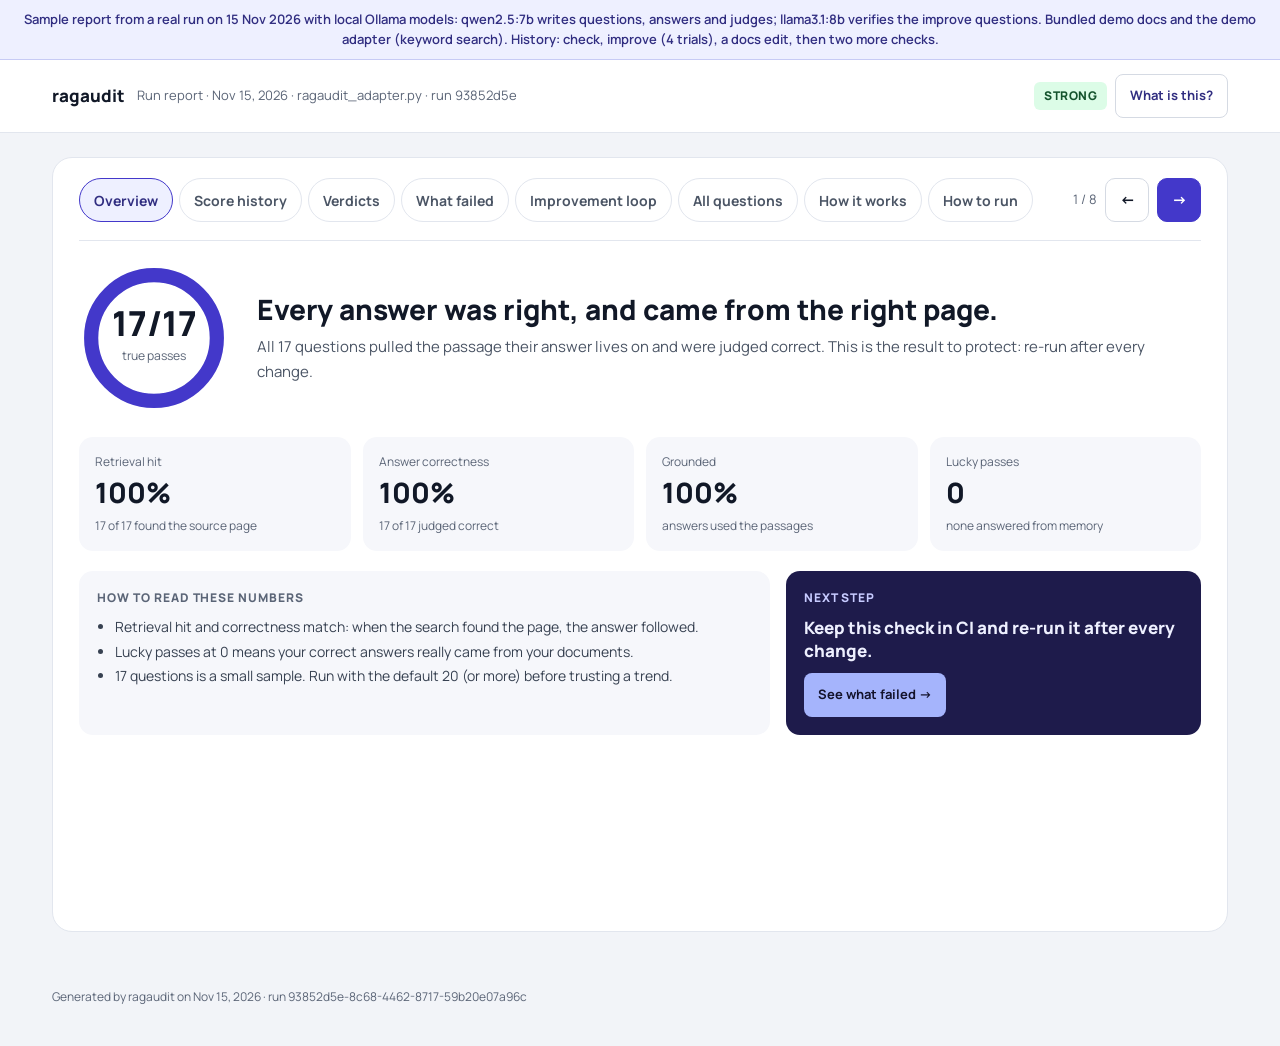
<file: docs/sample-report.html>
<!DOCTYPE html>
<html lang="en" class="no-js">
<head>
<meta charset="utf-8">
<meta name="viewport" content="width=device-width, initial-scale=1">
<title>ragaudit report · Nov 15, 2026</title>
<link rel="preconnect" href="https://fonts.googleapis.com">
<link rel="preconnect" href="https://fonts.gstatic.com" crossorigin>
<link rel="stylesheet" href="https://fonts.googleapis.com/css2?family=Manrope:wght@400;500;600;700;800&amp;family=JetBrains+Mono:wght@400;500&amp;display=swap">
<style>
/* ragaudit design system: tokens and shared components.
   Canonical source. The report inlines it; the website links a synced copy
   (docs/assets/ragaudit.css, written by scripts/sync_site.py). */
:root {
  --page: #F2F4F8;
  --card: #FFFFFF;
  --border: #E2E6EE;
  --border-strong: #D5DAE3;
  --soft: #F6F7FB;
  --text: #111827;
  --text-2: #374151;
  --body: #4B5565;
  --muted: #5B6577;
  --indigo: #4338CA;
  --indigo-dark: #312E81;
  --deep: #1E1B4B;
  --deep-2: #2E2A6B;
  --night: #13122B;
  --night-border: #34316A;
  --tint: #EEF0FF;
  --tint-2: #E0E7FF;
  --lilac: #A5B4FC;
  --lilac-text: #C7CBFF;
  --on-deep: #EEF0FF;
  --on-deep-2: #D9DCFF;
  --amber: #F59E0B;
  --amber-line: #D97706;
  --amber-tint: #FEF3C7;
  --amber-soft: #FFFBEB;
  --amber-border: #FDE68A;
  --amber-text: #92400E;
  --amber-text-2: #78350F;
  --ring: #E6E8F5;
  --good: #15803D;
  --good-tint: #DCFCE7;
  --good-text: #14532D;
  --bad: #B91C1C;
  --grey-count: #5F6878;
  --font: Manrope, system-ui, -apple-system, "Segoe UI", Roboto, sans-serif;
  --mono: "JetBrains Mono", ui-monospace, SFMono-Regular, Menlo, Consolas, monospace;
}
* { box-sizing: border-box; }
html { -webkit-text-size-adjust: 100%; }
body { margin: 0; background: var(--page); color: var(--text); font-family: var(--font); line-height: 1.5; }
a { color: var(--indigo); }
a:hover { color: var(--indigo-dark); }
code, pre, .mono { font-family: var(--mono); }
h1, h2, h3 { margin: 0; }
button { font: inherit; }
:focus-visible { outline: 3px solid var(--indigo); outline-offset: 2px; }
.muted { color: var(--muted); }
.eyebrow { font-size: 12px; font-weight: 800; letter-spacing: 0.08em; }
.eyebrow.indigo { color: var(--indigo); }
.eyebrow.amber { color: var(--amber-text); }
.sr-only { position: absolute; width: 1px; height: 1px; padding: 0; margin: -1px; overflow: hidden; clip: rect(0 0 0 0); white-space: nowrap; border: 0; }

/* buttons */
.btn { display: inline-flex; align-items: center; justify-content: center; gap: 8px; min-height: 44px; padding: 8px 14px; border-radius: 8px; border: 1px solid var(--border-strong); background: var(--card); color: var(--indigo-dark); font-size: 13px; font-weight: 700; cursor: pointer; text-decoration: none; }
.btn:hover { border-color: var(--indigo); }
.btn-primary { background: var(--indigo); border-color: var(--indigo); color: #FFFFFF; }
.btn-primary:hover { background: var(--indigo-dark); color: #FFFFFF; }
.btn-arrow { min-width: 44px; padding: 0; font-weight: 800; font-size: 15px; color: var(--text); border-radius: 10px; }
.btn-arrow.btn-primary { color: #FFFFFF; }
.btn-small { font-size: 13px; font-weight: 600; color: var(--text); }
.btn-big { min-height: 48px; padding: 12px 20px; font-size: 15px; border-radius: 10px; font-weight: 800; }
.btn-ghost-big { min-height: 48px; padding: 12px 20px; font-size: 15px; border-radius: 10px; color: var(--text); }
.btn-lilac { background: var(--lilac); border: none; color: var(--night); align-self: flex-start; }
.btn-lilac:hover { background: var(--tint-2); color: var(--night); }

/* badges */
.badge { padding: 5px 10px; border-radius: 6px; font-size: 12px; font-weight: 800; letter-spacing: 0.04em; }
.badge-needs_work { background: var(--amber-tint); color: var(--amber-text); }
.badge-good { background: var(--tint); color: var(--indigo-dark); }
.badge-strong { background: var(--good-tint); color: var(--good-text); }

/* pill tabs */
.tabs { display: flex; flex-wrap: wrap; gap: 6px; }
.tab { min-height: 44px; padding: 8px 14px; border-radius: 999px; border: 1px solid var(--border); background: var(--card); color: var(--body); font-size: 14px; font-weight: 700; cursor: pointer; }
.tab[aria-selected="true"] { border-color: var(--indigo); background: var(--tint); color: var(--indigo-dark); }
.tab-nav { display: flex; align-items: center; gap: 8px; }
.tab-pos { font-size: 13px; color: var(--muted); }

/* layout helpers */
.row { display: flex; flex-wrap: wrap; gap: 28px; }
.row-16 { display: flex; flex-wrap: wrap; gap: 16px; }
.col-main { flex: 3 1 560px; min-width: 0; }
.col-2 { flex: 2 1 420px; min-width: 0; }
.col-side { flex: 1 1 280px; min-width: 0; display: flex; flex-direction: column; gap: 12px; }
.card-soft { background: var(--soft); border-radius: 14px; padding: 18px; }
.card-soft h3, .card-title { font-size: 15px; font-weight: 800; margin-bottom: 6px; }
.card-text { font-size: 14px; line-height: 1.6; color: var(--body); }
.card-label { font-size: 12px; font-weight: 800; letter-spacing: 0.08em; color: var(--muted); margin-bottom: 8px; }
.card-deep { background: var(--deep); color: var(--on-deep); border-radius: 14px; padding: 18px; display: flex; flex-direction: column; gap: 10px; }
.card-deep .card-label { color: var(--lilac-text); margin: 0; }
.card-deep ul { margin: 0; padding-left: 18px; font-size: 14px; line-height: 1.7; color: var(--on-deep-2); }
.card-deep code { display: block; background: var(--deep-2); border-radius: 8px; padding: 10px; font-size: 12px; overflow-x: auto; white-space: nowrap; color: var(--on-deep); }
.card-link { text-align: left; background: var(--deep); color: var(--on-deep); border: none; border-radius: 14px; padding: 18px; cursor: pointer; width: 100%; }
.card-link .card-text { color: var(--on-deep-2); }
.card-link:hover { background: var(--indigo-dark); }

/* score ring and stat cards */
.ring { flex: none; }
.stats { display: grid; grid-template-columns: repeat(4, minmax(0, 1fr)); gap: 12px; margin-bottom: 20px; }
.stat { background: var(--soft); border-radius: 14px; padding: 16px; min-width: 0; }
.stat-label, .stat-note { font-size: 12px; color: var(--muted); }
.stat-note { margin-top: 4px; }
.stat-value { font-size: 28px; font-weight: 800; }

/* verdict grid */
.verdicts { display: grid; grid-template-columns: 120px repeat(2, minmax(0, 1fr)); gap: 10px; }
.vg-col { font-size: 13px; font-weight: 800; color: var(--muted); text-align: center; align-self: end; }
.vg-row { font-size: 13px; font-weight: 800; color: var(--muted); display: flex; align-items: center; }
.cell { border-radius: 14px; padding: 18px; background: var(--soft); min-width: 0; }
.cell-head { display: flex; flex-wrap: wrap; align-items: baseline; gap: 10px; }
.cell-count { font-size: 34px; font-weight: 800; color: var(--grey-count); }
.cell-name { font-weight: 800; color: var(--text-2); }
.cell-text { font-size: 13px; line-height: 1.55; color: var(--body); margin-top: 6px; }
.cell-true_pass { background: var(--tint); }
.cell-true_pass .cell-count { color: var(--indigo); }
.cell-true_pass .cell-name, .cell-true_pass .cell-text { color: var(--indigo-dark); }
.cell.cell-hot { background: var(--amber-soft); border: 1px solid var(--amber-border); }
.cell.cell-hot .cell-count, .cell.cell-hot .cell-name { color: var(--amber-text); }
.cell.cell-hot .cell-text { color: var(--amber-text-2); }

/* chips */
.chip { display: inline-flex; align-items: center; gap: 8px; margin-top: 16px; padding: 7px 12px; border-radius: 999px; font-size: 13px; font-weight: 700; }
.chip-good { background: var(--good-tint); color: var(--good-text); }
.chip-warn { background: var(--amber-tint); color: var(--amber-text); }

/* code rows with copy buttons */
/* how to run */
.cmd-easy { border: 1px solid var(--border); border-radius: 14px; overflow: hidden; }
.cmd-easy-head { display: flex; align-items: center; gap: 12px; padding: 12px 14px; background: var(--soft); }
.cmd-n { flex: none; width: 26px; height: 26px; border-radius: 50%; background: var(--indigo); color: #FFFFFF; font-size: 13px; font-weight: 800; display: flex; align-items: center; justify-content: center; }
.cmd-what-strong { font-size: 14px; font-weight: 700; }
.cmd-easy-body { display: flex; align-items: center; gap: 12px; padding: 12px 14px; background: var(--night); }
.cmd-easy-body code { flex: 1 1 auto; min-width: 0; overflow-x: auto; white-space: nowrap; font-size: 14px; color: var(--on-deep); }
.cmd-easy-body .prompt { color: var(--lilac); }
.copy { flex: none; min-height: 44px; min-width: 88px; padding: 6px 12px; border-radius: 8px; border: 1px solid var(--border-strong); background: var(--card); color: var(--indigo-dark); font-size: 13px; font-weight: 700; cursor: pointer; }
.copy-dark { border-color: var(--night-border); background: var(--deep); color: var(--on-deep); }
.cmd-list { display: flex; flex-direction: column; gap: 8px; }
.cmd-row { display: flex; flex-wrap: wrap; align-items: center; gap: 12px; padding: 10px 12px; border: 1px solid var(--border); border-radius: 12px; }
.cmd-row code { flex: 1 1 320px; min-width: 0; overflow-x: auto; white-space: nowrap; font-size: 13px; background: var(--page); border-radius: 8px; padding: 8px 10px; color: var(--text); }
.cmd-row .cmd-what { flex: 1 1 220px; font-size: 13px; color: var(--body); min-width: 0; }
.cmd-inline { display: flex; flex-wrap: wrap; align-items: center; gap: 10px; margin-top: 10px; }
.cmd-inline code { flex: 1 1 260px; min-width: 0; overflow-x: auto; white-space: nowrap; font-size: 13px; background: var(--card); border: 1px solid var(--border); border-radius: 8px; padding: 10px; }

/* slides */
.slides { width: 100%; font-family: var(--font); }
.slides-inner { width: 100%; padding: 18px; border-radius: 16px; background: var(--card); border: 1px solid var(--border); }
.slides-top { display: flex; align-items: center; justify-content: space-between; gap: 12px; margin-bottom: 12px; }
.slide { margin: 0; }
.js .slide[hidden] { display: none; }
.no-js .slide[hidden] { display: none; }
.slide-svg { display: block; width: 100%; height: auto; background: var(--soft); border: 1px solid var(--border); border-radius: 12px; }
.slide-caption { display: block; margin-top: 14px; min-height: 64px; }
.slide-title { display: block; font-size: 17px; font-weight: 800; color: var(--text); }
.slide-body { display: block; font-size: 14px; line-height: 1.55; margin-top: 4px; color: var(--muted); }
.slides-nav { display: flex; align-items: center; justify-content: space-between; gap: 12px; margin-top: 12px; }
.no-js .slides-nav, .no-js .slides-fs { display: none; }
.slide-dots { display: flex; gap: 0; flex-wrap: wrap; }
.slide-dot { width: 34px; height: 44px; padding: 0; border: none; background: transparent; cursor: pointer; display: inline-flex; align-items: center; justify-content: center; }
.slide-dot::before { content: ""; display: block; width: 10px; height: 10px; border-radius: 5px; background: #CBD2DE; transition: width 0.2s; }
.slide-dot[aria-current="true"]::before { width: 26px; background: var(--indigo); }
.slides-arrows { display: flex; gap: 8px; }
.slides.fs, .slides:fullscreen { position: fixed; inset: 0; z-index: 1000; display: flex; align-items: center; justify-content: center; padding: 32px; background: rgba(17, 16, 46, 0.92); }
.slides:fullscreen { position: static; }
.slides.fs .slides-inner, .slides:fullscreen .slides-inner { max-width: 1040px; max-height: 100%; overflow: auto; padding: 24px; border-radius: 18px; border: none; }

/* slides, dark variant (website hero): the drawings switch palette in the macro; the frame follows here */
.slides-dark .slides-inner { background: #1A1838; border-color: var(--night-border); }
.slides-dark .slide-svg { background: var(--night); border-color: var(--night-border); }
.slides-dark .eyebrow.muted, .slides-dark .slide-body { color: #BCC0E8; }
.slides-dark .slide-title { color: var(--on-deep); }
.slides-dark .btn { background: #1A1838; border-color: var(--night-border); color: var(--on-deep); }
.slides-dark .btn:hover { border-color: var(--lilac); }
.slides-dark .btn-arrow.btn-primary { background: var(--lilac); border-color: var(--lilac); color: var(--night); }
.slides-dark .slide-dot::before { background: #4A4785; }
.slides-dark .slide-dot[aria-current="true"]::before { background: var(--lilac); }
.slides-dark:focus-visible, .slides-dark :focus-visible { outline-color: var(--lilac); }
.slides-dark.fs { background: rgba(8, 7, 22, 0.94); }

@media (max-width: 720px) {
  .stats { grid-template-columns: repeat(2, minmax(0, 1fr)); }
  .verdicts { grid-template-columns: 64px repeat(2, minmax(0, 1fr)); gap: 8px; }
  .vg-col, .vg-row { font-size: 11px; }
  .cell { padding: 12px; }
  .cell-count { font-size: 26px; }
  .slides.fs { padding: 8px; }
  .slide-dot { width: 24px; }
  .slides-nav { gap: 8px; }
  .col-main, .col-2, .col-side { flex-basis: 100%; }
  .row { gap: 20px; }
}
@media (prefers-reduced-motion: reduce) {
  *, *::before, *::after { transition: none !important; animation: none !important; scroll-behavior: auto !important; }
}

/* report-only layout and widgets; the shared design system (design.css) is inlined before this. */
/* header */
.top { background: var(--card); border-bottom: 1px solid var(--border); }
.top-inner { max-width: 1240px; margin: 0 auto; padding: 14px 32px; display: flex; flex-wrap: wrap; align-items: center; justify-content: space-between; gap: 12px; }
.brand { display: flex; flex-wrap: wrap; align-items: center; gap: 12px; min-width: 0; }
.brand-name { font-weight: 800; font-size: 17px; }
.brand-meta { font-size: 13px; color: var(--muted); overflow-wrap: anywhere; }
.top-actions { display: flex; align-items: center; gap: 8px; }

main { max-width: 1240px; margin: 0 auto; padding: 24px 32px 56px; }
.scope { font-size: 13px; color: var(--body); margin: 0 0 12px; }
.report { background: var(--card); border: 1px solid var(--border); border-radius: 20px; padding: 20px 26px 28px; }

/* tab bar and panels */
.tabbar { display: flex; flex-wrap: wrap; align-items: center; justify-content: space-between; gap: 12px; padding-bottom: 18px; margin-bottom: 22px; border-bottom: 1px solid var(--border); }
.no-js .tabbar { display: none; }
.panel { min-height: 640px; }
.js .panel[hidden] { display: none; }
.no-js .panel + .panel { margin-top: 40px; padding-top: 28px; border-top: 1px solid var(--border); min-height: 0; }
.no-js .panel { min-height: 0; }
.panel-title { font-size: 22px; font-weight: 800; margin: 0 0 6px; }
.panel-lede { margin: 0 0 18px; font-size: 14px; color: var(--body); }

/* overview */
.hero { display: flex; flex-wrap: wrap; align-items: center; gap: 28px; margin-bottom: 24px; }
.hero-text { flex: 1 1 420px; min-width: 0; }
.hero h1 { margin: 0 0 8px; font-size: 28px; font-weight: 800; line-height: 1.25; }
.hero p { margin: 0; font-size: 15px; line-height: 1.65; color: var(--body); }
.reading ul { margin: 0; padding-left: 18px; font-size: 14px; line-height: 1.75; color: var(--text-2); }
.next-title { font-size: 17px; font-weight: 800; line-height: 1.35; }

/* score history */
.chart-head { display: flex; flex-wrap: wrap; justify-content: space-between; align-items: baseline; gap: 10px; margin-bottom: 6px; }
.chart-title { font-size: 16px; font-weight: 800; }
.legend { display: flex; flex-wrap: wrap; gap: 14px; font-size: 12px; color: var(--muted); }
.legend-line { display: inline-block; width: 14px; height: 3px; border-radius: 2px; vertical-align: middle; margin-right: 6px; background: var(--indigo); }
.legend-dash { display: inline-block; width: 14px; height: 0; border-top: 3px dashed var(--amber-line); vertical-align: middle; margin-right: 6px; }
.legend-mark { display: inline-block; width: 9px; height: 9px; transform: rotate(45deg); background: var(--amber); vertical-align: middle; margin-right: 7px; }
.chart-sub { font-size: 12px; color: var(--muted); margin-bottom: 8px; }
.chart svg { display: block; width: 100%; height: auto; }
.runs { display: grid; grid-template-columns: repeat(auto-fill, minmax(76px, 1fr)); gap: 6px; margin-top: 6px; }
.run-btn { text-align: center; min-height: 44px; padding: 6px 4px; border-radius: 10px; cursor: pointer; color: var(--text); background: transparent; border: 1px solid var(--border); }
.run-btn[aria-pressed="true"] { color: #FFFFFF; background: var(--indigo); border-color: var(--indigo); }
.run-btn .run-name { display: block; font-size: 13px; font-weight: 800; }
.run-btn .run-date { display: block; font-size: 11px; }
.run-detail { display: flex; flex-wrap: wrap; gap: 16px; align-items: center; margin-top: 12px; padding: 14px 16px; border-radius: 12px; background: var(--page); }
.run-detail-main { flex: 1 1 220px; min-width: 0; }
.run-detail-meta { font-size: 12px; font-weight: 700; color: var(--muted); }
.run-detail-note { font-size: 15px; font-weight: 700; margin-top: 2px; overflow-wrap: anywhere; }
.run-detail-nums { display: flex; flex-wrap: wrap; gap: 18px; font-size: 13px; }
.run-detail-nums .num { font-size: 18px; font-weight: 800; }
.run-detail-warn { flex-basis: 100%; font-size: 13px; color: var(--amber-text); }
.delta-good { color: var(--good); }
.delta-bad { color: var(--bad); }
.older { font-size: 12px; color: var(--muted); margin-top: 8px; }
.empty { background: var(--soft); border-radius: 14px; padding: 18px; margin-top: 12px; }
.empty-title { font-size: 15px; font-weight: 800; margin-bottom: 8px; }

/* what failed */
.fail-layout { display: flex; flex-wrap: wrap; gap: 24px; align-items: flex-start; }
.fail-list { flex: 1 1 240px; max-width: 320px; min-width: 0; display: flex; flex-direction: column; gap: 6px; }
.fail-item { text-align: left; min-height: 44px; padding: 10px 12px; border-radius: 12px; border: 1px solid var(--border); background: var(--card); color: var(--text); cursor: pointer; font-size: 13px; line-height: 1.4; }
.fail-item[aria-pressed="true"] { border-color: var(--indigo); background: var(--tint); }
.fail-item .fail-kind { display: block; font-size: 11px; font-weight: 800; letter-spacing: 0.06em; color: var(--amber-text); margin-bottom: 2px; }
.fail-detail-wrap { flex: 999 1 560px; min-width: 0; }
.js .fail-detail[hidden] { display: none; }
.no-js .fail-detail + .fail-detail { margin-top: 32px; }
.fail-q { font-size: 22px; font-weight: 800; margin: 0 0 16px; overflow-wrap: anywhere; }
.answers { display: grid; grid-template-columns: repeat(2, minmax(0, 1fr)); gap: 10px; margin-bottom: 16px; }
.ans { border-radius: 12px; padding: 16px; min-width: 0; }
.ans-label { font-size: 12px; font-weight: 700; }
.ans-text { font-size: 18px; font-weight: 800; overflow-wrap: anywhere; }
.ans-key { background: var(--tint); color: var(--indigo-dark); }
.ans-got { background: var(--amber-soft); border: 1px solid var(--amber-border); color: var(--amber-text); }
.ans-got.ok { background: var(--tint); border-color: var(--tint); color: var(--indigo-dark); }
.passages { display: flex; flex-direction: column; gap: 8px; }
.passage { display: flex; gap: 12px; padding: 12px 14px; border-radius: 10px; border: 1px solid var(--border); min-width: 0; }
.passage.source { border: 2px solid var(--lilac); background: #F8F9FF; }
.passage-rank { font-family: var(--mono); font-size: 12px; color: var(--muted); flex: none; }
.passage.source .passage-rank { color: var(--indigo); font-weight: 500; }
.passage-text { font-family: var(--mono); font-size: 13px; line-height: 1.6; color: var(--text-2); min-width: 0; overflow-wrap: anywhere; }
.passage-text b { color: var(--text); }
.passage-tag { margin-left: auto; font-size: 12px; font-weight: 800; color: var(--indigo); flex: none; }
.passage.gold { border-style: dashed; }
.none-note { font-size: 14px; color: var(--body); }

/* improvement loop */
.bars { display: flex; flex-direction: column; gap: 14px; }
.bar-head { display: flex; justify-content: space-between; gap: 8px; font-size: 13px; margin-bottom: 6px; }
.bar { height: 12px; border-radius: 6px; background: var(--ring); }
.bar > span { display: block; height: 12px; border-radius: 6px; }
.changes { font-family: var(--mono); font-size: 13px; line-height: 2; }
.changes div { display: flex; justify-content: space-between; gap: 12px; }
.changes .knob { color: var(--muted); overflow-wrap: anywhere; }
.sparkline { display: block; width: 100%; max-width: 280px; height: auto; margin-top: 12px; }

/* all questions */
.table-head { display: flex; flex-wrap: wrap; justify-content: space-between; align-items: baseline; gap: 12px; margin-bottom: 14px; }
.chips { display: flex; flex-wrap: wrap; gap: 6px; margin-bottom: 12px; }
.filter { min-height: 44px; padding: 6px 12px; border-radius: 999px; border: 1px solid var(--border); background: var(--card); color: var(--body); font-size: 13px; font-weight: 700; cursor: pointer; }
.filter[aria-pressed="true"] { border-color: var(--indigo); background: var(--tint); color: var(--indigo-dark); }
.table-scroll { overflow-x: auto; -webkit-overflow-scrolling: touch; border-radius: 4px; }
table.cases { width: 100%; border-collapse: collapse; font-size: 14px; min-width: 760px; }
table.cases th { text-align: left; color: var(--muted); padding: 10px 8px; font-weight: 700; border-bottom: 1px solid var(--border); }
table.cases td { padding: 13px 8px; border-bottom: 1px solid #EEF0F5; vertical-align: top; overflow-wrap: anywhere; }
table.cases tr.hot { background: var(--amber-soft); }
.v-true_pass { color: var(--indigo); font-weight: 800; }
.v-lucky_pass, .v-generation_failure, .v-retrieval_failure { color: var(--amber-text); font-weight: 800; }
.facts { display: flex; flex-wrap: wrap; gap: 8px 24px; margin-top: 18px; font-size: 13px; color: var(--muted); }

/* welcome dialog */
.welcome { position: fixed; inset: 0; z-index: 100; background: rgba(17, 16, 46, 0.72); display: flex; align-items: center; justify-content: center; padding: 32px; }
.welcome[hidden] { display: none; }
.welcome-box { position: relative; width: 100%; max-width: 1100px; max-height: 100%; overflow: auto; background: var(--card); border-radius: 22px; padding: 30px; display: flex; flex-wrap: wrap; gap: 28px; align-items: center; }
.welcome-close { position: absolute; top: 14px; right: 14px; width: 44px; height: 44px; border-radius: 50%; border: 1px solid var(--border-strong); background: var(--card); color: var(--text); cursor: pointer; display: flex; align-items: center; justify-content: center; padding: 0; z-index: 2; }
.welcome-text { flex: 1 1 300px; min-width: 0; }
.welcome-text h2 { margin: 0 0 12px; font-size: 30px; font-weight: 800; line-height: 1.2; }
.welcome-text p { margin: 0 0 14px; font-size: 15px; line-height: 1.65; color: var(--body); }
.welcome-text p:last-of-type { margin-bottom: 22px; }
.welcome-actions { display: flex; flex-wrap: wrap; gap: 10px; }
.welcome-art { flex: 1 1 480px; min-width: 0; }

.foot { max-width: 1240px; margin: 0 auto; padding: 0 32px 40px; font-size: 12px; color: var(--muted); }

@media (max-width: 720px) {
  .top-inner { padding: 12px 16px; }
  main { padding: 16px 16px 40px; }
  .foot { padding: 0 16px 32px; }
  .report { padding: 16px 14px 22px; border-radius: 16px; }
  .hero h1 { font-size: 23px; }
  .hero { gap: 18px; }
  .answers { grid-template-columns: minmax(0, 1fr); }
  .fail-list { max-width: none; }
  .welcome { padding: 12px; align-items: flex-start; }
  .welcome-box { padding: 22px 16px; gap: 18px; }
  .welcome-text h2 { font-size: 24px; padding-right: 40px; }
  .hero-text, .welcome-art, .welcome-text, .fail-detail-wrap { flex-basis: 100%; }
  .tab-nav { margin-left: auto; }
}

</style>
</head>
<body><div role="note" style="background:#EEF0FF;color:#312E81;border-bottom:1px solid #C7CBF5;padding:10px 16px;font:600 13px/1.5 Manrope,system-ui,sans-serif;text-align:center">Sample report from a real run on 15 Nov 2026 with local Ollama models: qwen2.5:7b writes questions, answers and judges; llama3.1:8b verifies the improve questions. Bundled demo docs and the demo adapter (keyword search). History: check, improve (4 trials), a docs edit, then two more checks.</div>
<header class="top">
  <div class="top-inner">
    <div class="brand">
      <div class="brand-name">ragaudit</div>
      <div class="brand-meta">Run report · Nov 15, 2026 · ragaudit_adapter.py · run 93852d5e</div>
    </div>
    <div class="top-actions">
      <span class="badge badge-strong" title="STRONG: 80% or more true passes · GOOD: 60% or more · NEEDS WORK: below 60%">STRONG</span>
      <button type="button" class="btn" data-welcome-open>What is this?</button>
    </div>
  </div>
</header>

<main>
  
  <section class="report" aria-label="Report">
    <div class="tabbar">
      <div class="tabs" role="tablist" aria-label="Report sections">
        <button type="button" role="tab" id="tab-overview" data-tab="overview" aria-controls="panel-overview" aria-selected="true" tabindex="0" class="tab">Overview</button>
        <button type="button" role="tab" id="tab-history" data-tab="history" aria-controls="panel-history" aria-selected="false" tabindex="-1" class="tab">Score history</button>
        <button type="button" role="tab" id="tab-verdicts" data-tab="verdicts" aria-controls="panel-verdicts" aria-selected="false" tabindex="-1" class="tab">Verdicts</button>
        <button type="button" role="tab" id="tab-failed" data-tab="failed" aria-controls="panel-failed" aria-selected="false" tabindex="-1" class="tab">What failed</button>
        <button type="button" role="tab" id="tab-loop" data-tab="loop" aria-controls="panel-loop" aria-selected="false" tabindex="-1" class="tab">Improvement loop</button>
        <button type="button" role="tab" id="tab-questions" data-tab="questions" aria-controls="panel-questions" aria-selected="false" tabindex="-1" class="tab">All questions</button>
        <button type="button" role="tab" id="tab-how" data-tab="how" aria-controls="panel-how" aria-selected="false" tabindex="-1" class="tab">How it works</button>
        <button type="button" role="tab" id="tab-run" data-tab="run" aria-controls="panel-run" aria-selected="false" tabindex="-1" class="tab">How to run</button>
      </div>
      <div class="tab-nav">
        <span class="tab-pos" data-tab-pos>1 / 8</span>
        <button type="button" class="btn btn-arrow" data-tab-prev aria-label="Previous section">←</button>
        <button type="button" class="btn btn-arrow btn-primary" data-tab-next aria-label="Next section">→</button>
      </div>
    </div>

    
    <div class="panel" role="tabpanel" id="panel-overview" aria-labelledby="tab-overview">
      <div class="hero">
        <svg class="ring" width="150" height="150" viewBox="0 0 148 148" role="img" aria-label="17 of 17 true passes">
          <circle cx="74" cy="74" r="62" fill="none" stroke="#E6E8F5" stroke-width="14"></circle>
          <circle cx="74" cy="74" r="62" fill="none" stroke="#4338CA" stroke-width="14" stroke-linecap="round" stroke-dasharray="389.6 389.6" transform="rotate(-90 74 74)"></circle>
          <text x="74" y="72" text-anchor="middle" font-family="Manrope, system-ui, sans-serif" font-size="34" font-weight="800" fill="#111827">17/17</text>
          <text x="74" y="96" text-anchor="middle" font-family="Manrope, system-ui, sans-serif" font-size="12" fill="#5B6577">true passes</text>
        </svg>
        <div class="hero-text">
          <h1>Every answer was right, and came from the right page.</h1>
          <p>All 17 questions pulled the passage their answer lives on and were judged correct. This is the result to protect: re-run after every change.</p>
        </div>
      </div>
      <div class="stats">
        
        <div class="stat"><div class="stat-label">Retrieval hit</div><div class="stat-value">100%</div><div class="stat-note">17 of 17 found the source page</div></div>
        
        <div class="stat"><div class="stat-label">Answer correctness</div><div class="stat-value">100%</div><div class="stat-note">17 of 17 judged correct</div></div>
        
        <div class="stat"><div class="stat-label">Grounded</div><div class="stat-value">100%</div><div class="stat-note">answers used the passages</div></div>
        
        <div class="stat"><div class="stat-label">Lucky passes</div><div class="stat-value">0</div><div class="stat-note">none answered from memory</div></div>
        
      </div>
      <div class="row-16">
        <div class="card-soft reading col-2">
          <div class="card-label">HOW TO READ THESE NUMBERS</div>
          <ul><li>Retrieval hit and correctness match: when the search found the page, the answer followed.</li><li>Lucky passes at 0 means your correct answers really came from your documents.</li><li>17 questions is a small sample. Run with the default 20 (or more) before trusting a trend.</li></ul>
        </div>
        <div class="card-deep col-side">
          <div class="card-label">NEXT STEP</div>
          <div class="next-title">Keep this check in CI and re-run it after every change.</div>
          <button type="button" class="btn btn-lilac" data-goto="failed">See what failed →</button>
        </div>
      </div>
    </div>

    
    <div class="panel" role="tabpanel" id="panel-history" aria-labelledby="tab-history" hidden>
      <h2 class="sr-only">Score history</h2>
      <div class="row">
        <div class="col-main chart" data-chart>
          
          <div class="chart-head">
            <div class="chart-title">Score history</div>
            <div class="legend">
              <span><span class="legend-line" aria-hidden="true"></span>true pass</span>
              <span><span class="legend-dash" aria-hidden="true"></span>retrieval hit</span>
              <span><span class="legend-mark" aria-hidden="true"></span>docs changed</span>
            </div>
          </div>
          
          <div class="chart-sub">4 runs of this project, oldest on the left. Deltas compare only the questions two runs share.</div>
          <svg viewBox="0 0 640 280" role="img" aria-label="True pass rate across 4 runs: 100%, 100%, 94%, 100%">
            <line x1="40" y1="250" x2="620" y2="250" stroke="#E2E6EE"></line>
            <line x1="40" y1="145" x2="620" y2="145" stroke="#E2E6EE" stroke-dasharray="3 5"></line>
            <line x1="40" y1="40" x2="620" y2="40" stroke="#E2E6EE" stroke-dasharray="3 5"></line>
            <text x="34" y="254" text-anchor="end" font-family="Manrope, system-ui, sans-serif" font-size="11" fill="#5B6577">0</text>
            <text x="34" y="149" text-anchor="end" font-family="Manrope, system-ui, sans-serif" font-size="11" fill="#5B6577">50</text>
            <text x="34" y="44" text-anchor="end" font-family="Manrope, system-ui, sans-serif" font-size="11" fill="#5B6577">100</text>
            <line data-sel-band x1="600.0" y1="30" x2="600.0" y2="250" stroke="#EEF0FF" stroke-width="22"></line>
            
            <polyline fill="none" stroke="#D97706" stroke-width="2.5" stroke-dasharray="6 5" points="70.0,40.0 246.7,40.0 423.3,40.0 600.0,40.0"></polyline>
            <polyline fill="none" stroke="#4338CA" stroke-width="3.5" stroke-linejoin="round" points="70.0,40.0 246.7,40.0 423.3,52.4 600.0,40.0"></polyline>
            
            
            
            <circle data-point cx="70.0" cy="40.0" r="6" fill="#4338CA" stroke="#FFFFFF" stroke-width="2"></circle>
            
            
            <circle data-point cx="246.7" cy="40.0" r="6" fill="#4338CA" stroke="#FFFFFF" stroke-width="2"></circle>
            
            <path d="M423.3 256l6 6-6 6-6-6z" fill="#F59E0B"><title>Run 3: documents changed</title></path>
            <circle data-point cx="423.3" cy="52.4" r="6" fill="#4338CA" stroke="#FFFFFF" stroke-width="2"></circle>
            
            
            <circle data-point cx="600.0" cy="40.0" r="9" fill="#4338CA" stroke="#FFFFFF" stroke-width="2"></circle>
            
            <text data-sel-label x="600.0" y="22.0" text-anchor="middle" font-family="Manrope, system-ui, sans-serif" font-size="13" font-weight="800" fill="#4338CA">100%</text>
          </svg>
          <div class="runs">
            
            <button type="button" class="run-btn" data-run aria-pressed="false" aria-label="Run 1, Nov 15: true pass 100%">
              <span class="run-name">Run 1</span><span class="run-date">Nov 15</span>
            </button>
            
            <button type="button" class="run-btn" data-run aria-pressed="false" aria-label="Run 2, Nov 15: true pass 100%">
              <span class="run-name">Run 2</span><span class="run-date">Nov 15</span>
            </button>
            
            <button type="button" class="run-btn" data-run aria-pressed="false" aria-label="Run 3, Nov 15: true pass 94%">
              <span class="run-name">Run 3</span><span class="run-date">Nov 15</span>
            </button>
            
            <button type="button" class="run-btn" data-run aria-pressed="true" aria-label="Run 4, Nov 15: true pass 100%">
              <span class="run-name">Run 4</span><span class="run-date">Nov 15</span>
            </button>
            
          </div>
          
          <div class="run-detail" data-run-detail aria-live="polite">
            <div class="run-detail-main">
              <div class="run-detail-meta" data-d="meta">Run 4 · Nov 15 · this report</div>
              <div class="run-detail-note" data-d="note">judge now retries a malformed reply</div>
            </div>
            <div class="run-detail-nums">
              <div><div class="muted">true pass</div><div class="num" data-d="tp">100%</div></div>
              <div><div class="muted">retrieval hit</div><div class="num" data-d="hit">100%</div></div>
              <div><div class="muted">vs last run</div><div class="num delta-good" data-d="delta">+6 pts on 17 shared</div></div>
            </div>
            <div class="run-detail-warn" data-d="warn" hidden></div>
          </div>
          
          
        </div>
        <div class="col-side">
          <div class="card-soft"><div class="card-label">WHERE THIS COMES FROM</div><div class="card-text">Every check is saved in your project folder, so each new report draws every earlier run.</div></div>
          <div class="card-soft"><div class="card-label">FAIR COMPARISONS</div><div class="card-text">Runs reuse the same questions while your documents stay the same. Runs where documents changed are marked.</div></div>
          <div class="card-soft"><div class="card-label">READING A DIP</div><div class="card-text">A drop right after new documents usually means look-alike pages now compete. Try raising top-k or adding re-ranking.</div></div>
        </div>
      </div>
    </div>

    
    <div class="panel" role="tabpanel" id="panel-verdicts" aria-labelledby="tab-verdicts" hidden>
      <h2 class="panel-title">Verdicts: two checks, crossed</h2>
      <p class="panel-lede">Each question is judged on retrieval and on the answer separately. Where it lands tells you what to fix.</p>
      <div class="verdicts">
        <div></div>
        <div class="vg-col">FOUND THE PAGE</div>
        <div class="vg-col">MISSED THE PAGE</div>
        <div class="vg-row">RIGHT ANSWER</div>
        <div class="cell cell-true_pass"><div class="cell-head"><span class="cell-count">17</span><span class="cell-name">True pass</span></div><div class="cell-text">Worked end to end. This is the number to protect when you change anything.</div></div>
        <div class="cell"><div class="cell-head"><span class="cell-count">0</span><span class="cell-name">Lucky pass</span></div><div class="cell-text">Right answer from the wrong page: the model guessed from memory. Each one is re-asked with no pages to confirm.</div></div>
        <div class="vg-row">WRONG ANSWER</div>
        <div class="cell"><div class="cell-head"><span class="cell-count">0</span><span class="cell-name">Generation failure</span></div><div class="cell-text">The page was there and the model still got it wrong. Fix the prompt, passage length or model.</div></div>
        <div class="cell"><div class="cell-head"><span class="cell-count">0</span><span class="cell-name">Retrieval failure</span></div><div class="cell-text">Wrong page, wrong answer. Fix chunking, embeddings or top-k.</div></div>
      </div>
    </div>

    
    <div class="panel" role="tabpanel" id="panel-failed" aria-labelledby="tab-failed" hidden>
      
      <h2 class="panel-title">Nothing failed.</h2>
      <p class="panel-lede">Protect this: re-run after every change.</p>
      <div class="empty"><div class="cmd-inline"><code>ragaudit check --docs docs --adapter ragaudit_adapter.py --note &#34;what you changed&#34;</code><button type="button" class="copy" data-copy="ragaudit check --docs docs --adapter ragaudit_adapter.py --note &#34;what you changed&#34;" aria-label="Copy command: ragaudit check --docs docs --adapter ragaudit_adapter.py --note &#34;what you changed&#34;">Copy</button></div></div>
      
    </div>

    
    <div class="panel" role="tabpanel" id="panel-loop" aria-labelledby="tab-loop" hidden>
      
      
      <div class="row-16">
        <div class="card-soft col-2" style="padding: 20px">
          <h2 style="margin: 0 0 4px; font-size: 18px; font-weight: 800">Self-improvement loop</h2>
          <p style="margin: 0 0 16px; font-size: 14px; color: #4B5565">Tuned on 11 practice questions, scored once on the 6-question locked exam · Nov 15, 2026.</p>
          <div class="bars">
            
            <div><div class="bar-head"><span>Baseline · locked exam</span><b>100</b></div><div class="bar"><span style="width: 100.0%; background: #A5B4FC"></span></div></div>
            
            <div><div class="bar-head"><span>Best config · locked exam</span><b>100</b></div><div class="bar"><span style="width: 100.0%; background: #4338CA"></span></div></div>
            
            <div><div class="bar-head"><span>Best config · practice</span><b>100</b></div><div class="bar"><span style="width: 100.0%; background: #6366F1"></span></div></div>
            
          </div>
          
          
          <div class="chip chip-good">✓ Practice − exam = 0 pts: no memorising</div>
          
          
        </div>
        <div class="card-soft col-side" style="padding: 20px; display: block">
          <div class="card-label">WHAT IT CHANGED</div>
          
          <div class="changes">
            <div><span class="knob">top_k</span><span>3 → <b>5</b></span></div>
          </div>
          
          <div class="muted" style="font-size: 13px; margin-top: 10px">4 trials · saved to best_config.yaml</div>
          
          <svg class="sparkline" viewBox="-4 0 288 64" role="img" aria-label="Practice score per trial: 91, 100, 73, 73">
            <polyline fill="none" stroke="#4338CA" stroke-width="2" stroke-linejoin="round" points="0.0,10.7 93.3,6.0 186.7,20.2 280.0,20.2"></polyline>
            <circle cx="0.0" cy="10.7" r="3" fill="#4338CA"></circle><circle cx="93.3" cy="6.0" r="4.5" fill="#F59E0B"></circle><circle cx="186.7" cy="20.2" r="3" fill="#4338CA"></circle><circle cx="280.0" cy="20.2" r="3" fill="#4338CA"></circle>
          </svg>
          <div class="muted" style="font-size: 12px">Practice score per trial; the best one in amber.</div>
          
        </div>
      </div>
      
    </div>

    
    <div class="panel" role="tabpanel" id="panel-questions" aria-labelledby="tab-questions" hidden>
      <div class="table-head">
        <h2 class="panel-title" style="margin: 0">All 17 questions</h2>
        <div class="muted" style="font-size: 13px">matched by text · threshold 0.5</div>
      </div>
      
      <div class="table-scroll" tabindex="0" aria-label="All questions table, scrolls sideways">
        <table class="cases">
          <thead><tr><th scope="col">Question</th><th scope="col" style="width: 150px">Key</th><th scope="col" style="width: 170px">Answered</th><th scope="col" style="width: 60px">Rank</th><th scope="col" style="width: 160px">Verdict</th></tr></thead>
          <tbody>
            
            <tr data-case="true_pass"><td>What is the weight of the current model of the Emberloop Actuator?</td><td>2.4 kilograms</td><td>The current model of the Emberloop Actuator, the Emberloop EL-7, weighs 2.4 kilograms.</td><td>#1</td><td class="v-true_pass">True pass</td></tr>
            
            <tr data-case="true_pass"><td>How long does the battery of the Emberloop EL-7 last on a full charge under typical duty cycles?</td><td>11 hours</td><td>The battery of the Emberloop EL-7 lasts 11 hours on a full charge under typical duty cycles.</td><td>#1</td><td class="v-true_pass">True pass</td></tr>
            
            <tr data-case="true_pass"><td>How long does the Kindlepath Program run for Thistlewick Robotics new engineering hires?</td><td>21 business days</td><td>The Kindlepath Program runs for 21 business days.</td><td>#1</td><td class="v-true_pass">True pass</td></tr>
            
            <tr data-case="true_pass"><td>What is the response time requirement for an Inferno-tier incident under the Redwatch Protocol?</td><td>12 minutes</td><td>The response time requirement for an Inferno-tier incident under the Redwatch Protocol is a first response from the on-call engineer within 12 minutes of being declared.</td><td>#1</td><td class="v-true_pass">True pass</td></tr>
            
            <tr data-case="true_pass"><td>How often does Thistlewick Robotics ship firmware updates?</td><td>every 6 weeks</td><td>Thistlewick Robotics ships firmware updates every 6 weeks.</td><td>#1</td><td class="v-true_pass">True pass</td></tr>
            
            <tr data-case="true_pass"><td>When did Thistlewick Robotics discontinue the Emberloop EL-6 model?</td><td>March 2023</td><td>Thistlewick Robotics discontinued the Emberloop EL-6 model in March 2023 when the EL-7 model was launched.</td><td>#2</td><td class="v-true_pass">True pass</td></tr>
            
            <tr data-case="true_pass"><td>How often must an Emberloop EL-7 unit be field-calibrated after installation?</td><td>within 30 days</td><td>Every Emberloop EL-7 unit must be field-calibrated within 30 days of installation.</td><td>#1</td><td class="v-true_pass">True pass</td></tr>
            
            <tr data-case="true_pass"><td>How long does it take for IT access to be revoked under the Emberdown Process?</td><td>within 4 hours</td><td>IT access is revoked within 4 hours of the employee&#39;s last day being confirmed under the Emberdown Process.</td><td>#1</td><td class="v-true_pass">True pass</td></tr>
            
            <tr data-case="true_pass"><td>Who is the first point of contact for a suspected security incident at Thistlewick Robotics?</td><td>the on-call security lead</td><td>The on-call security lead is the first point of contact for a suspected security incident at Thistlewick Robotics.</td><td>#1</td><td class="v-true_pass">True pass</td></tr>
            
            <tr data-case="true_pass"><td>What is the minimum number of EL-7 units required for a customer to sign the Enterprise SLA Addendum?</td><td>3 EL-7 units</td><td>The minimum number of EL-7 units required for a customer to sign the Enterprise SLA Addendum is 3.</td><td>#1</td><td class="v-true_pass">True pass</td></tr>
            
            <tr data-case="true_pass"><td>What is the reimbursement deadline for employee expenses under Thistlewick Robotics&#39; policy?</td><td>within 60 days of purchase</td><td>Thistlewick Robotics reimburses employee expenses submitted within 60 days of purchase; anything older is denied automatically by the expense system.</td><td>#3</td><td class="v-true_pass">True pass</td></tr>
            
            <tr data-case="true_pass"><td>What class of flight can be booked for a trip lasting more than 6 hours according to the travel policy?</td><td>premium economy</td><td>For trips lasting more than 6 hours, flights may be booked in premium economy class according to the travel policy.</td><td>#1</td><td class="v-true_pass">True pass</td></tr>
            
            <tr data-case="true_pass"><td>How long does Thistlewick Robotics retain customer telemetry data for Emberloop units without the Extended Retention add-on?</td><td>18 months</td><td>Thistlewick Robotics retains customer telemetry data from Emberloop units for 18 months without the Extended Retention add-on.</td><td>#1</td><td class="v-true_pass">True pass</td></tr>
            
            <tr data-case="true_pass"><td>Which territory has a dedicated field sales team?</td><td>Callendra Metro</td><td>Callendra Metro is the only territory with a dedicated field sales team.</td><td>#1</td><td class="v-true_pass">True pass</td></tr>
            
            <tr data-case="true_pass"><td>What are the two levels of Ironclasp certification offered by Emberloop?</td><td>Ironclasp Associate and Ironclasp Master</td><td>The two levels of Ironclasp certification offered by Emberloop are Ironclasp Associate and Ironclasp Master.</td><td>#1</td><td class="v-true_pass">True pass</td></tr>
            
            <tr data-case="true_pass"><td>What is the name of the offboarding process in Thistlewick Robotics?</td><td>the Emberdown Process</td><td>The offboarding process in Thistlewick Robotics is called the Emberdown Process.</td><td>#1</td><td class="v-true_pass">True pass</td></tr>
            
            <tr data-case="true_pass"><td>How many customer support tiers does Thistlewick Robotics offer?</td><td>three</td><td>Thistlewick Robotics offers three customer support tiers.</td><td>#1</td><td class="v-true_pass">True pass</td></tr>
            
          </tbody>
        </table>
      </div>
      <div class="facts"><span>Ablation: skipped, no lucky passes</span><span>Judge parse failures: 0</span><span>Model calls: 34</span><span>matched by text · threshold 0.5</span></div>
    </div>

    
    <div class="panel" role="tabpanel" id="panel-how" aria-labelledby="tab-how" hidden>
      <h2 class="sr-only">How it works</h2>
      <div class="row" style="align-items: flex-start">
        <div class="col-main">
<div class="slides" data-slides id="how-slides">
<div class="slides-inner">
<div class="slides-top">
<div class="eyebrow muted">HOW IT WORKS · <span data-slide-label>1 / 6</span></div>
<button type="button" class="btn btn-small slides-fs" data-slide-fs aria-label="Open pictures full screen"><svg width="16" height="16" viewBox="0 0 16 16" fill="none" stroke="currentColor" stroke-width="1.6" stroke-linecap="round" aria-hidden="true"><path d="M2 6V2h4M10 2h4v4M14 10v4h-4M6 14H2v-4"></path></svg><span data-slide-fs-text>Full screen</span></button>
</div>
<div class="slides-stage">
<figure class="slide" data-slide="0">
<svg viewBox="0 0 640 340" class="slide-svg" role="img" aria-label="Three document pages turn into three quiz cards, each pinned to a page number">
<rect x="94" y="54" width="150" height="196" rx="10" fill="#FFFFFF" stroke="#CBD2DE" stroke-width="2"></rect>
<rect x="82" y="66" width="150" height="196" rx="10" fill="#FFFFFF" stroke="#CBD2DE" stroke-width="2"></rect>
<rect x="70" y="78" width="150" height="196" rx="10" fill="#FFFFFF" stroke="#CBD2DE" stroke-width="2"></rect>
<rect x="90" y="102" width="90" height="10" rx="5" fill="#4338CA"></rect>
<rect x="90" y="126" width="110" height="7" rx="3.5" fill="#CBD2DE"></rect>
<rect x="90" y="142" width="100" height="7" rx="3.5" fill="#CBD2DE"></rect>
<rect x="90" y="158" width="112" height="7" rx="3.5" fill="#CBD2DE"></rect>
<rect x="90" y="174" width="80" height="7" rx="3.5" fill="#CBD2DE"></rect>
<rect x="90" y="198" width="106" height="7" rx="3.5" fill="#CBD2DE"></rect>
<rect x="90" y="214" width="94" height="7" rx="3.5" fill="#CBD2DE"></rect>
<text x="145" y="304" text-anchor="middle" font-family="Manrope, system-ui, sans-serif" font-size="15" font-weight="700" fill="#111827">your docs</text>
<path d="M268 170h66" stroke="#4338CA" stroke-width="4" stroke-linecap="round"></path>
<path d="M322 158l14 12-14 12" fill="none" stroke="#4338CA" stroke-width="4" stroke-linecap="round" stroke-linejoin="round"></path>
<rect x="370" y="58" width="210" height="64" rx="12" fill="#E0E7FF"></rect>
<text x="390" y="96" font-family="Manrope, system-ui, sans-serif" font-size="18" font-weight="800" fill="#4338CA">Q1</text>
<rect x="426" y="84" width="86" height="8" rx="4" fill="#A5B4FC"></rect>
<rect x="522" y="78" width="44" height="22" rx="11" fill="#4338CA"></rect>
<text x="544" y="94" text-anchor="middle" font-family="Manrope, system-ui, sans-serif" font-size="12" font-weight="700" fill="#FFFFFF">p.2</text>
<rect x="370" y="138" width="210" height="64" rx="12" fill="#E0E7FF"></rect>
<text x="390" y="176" font-family="Manrope, system-ui, sans-serif" font-size="18" font-weight="800" fill="#4338CA">Q2</text>
<rect x="426" y="164" width="70" height="8" rx="4" fill="#A5B4FC"></rect>
<rect x="522" y="158" width="44" height="22" rx="11" fill="#4338CA"></rect>
<text x="544" y="174" text-anchor="middle" font-family="Manrope, system-ui, sans-serif" font-size="12" font-weight="700" fill="#FFFFFF">p.5</text>
<rect x="370" y="218" width="210" height="64" rx="12" fill="#E0E7FF"></rect>
<text x="390" y="256" font-family="Manrope, system-ui, sans-serif" font-size="18" font-weight="800" fill="#4338CA">Q3</text>
<rect x="426" y="244" width="80" height="8" rx="4" fill="#A5B4FC"></rect>
<rect x="522" y="238" width="44" height="22" rx="11" fill="#4338CA"></rect>
<text x="544" y="254" text-anchor="middle" font-family="Manrope, system-ui, sans-serif" font-size="12" font-weight="700" fill="#FFFFFF">p.9</text>
<text x="475" y="314" text-anchor="middle" font-family="Manrope, system-ui, sans-serif" font-size="15" font-weight="700" fill="#111827">a quiz, each answer pinned to its page</text>
</svg>
<figcaption class="slide-caption"><span class="slide-title">Your documents become a quiz</span><span class="slide-body">ragaudit writes questions from your files and pins each answer to the page it came from.</span></figcaption>
</figure>
<figure class="slide" data-slide="1" hidden>
<svg viewBox="0 0 640 340" class="slide-svg" role="img" aria-label="A magnifying glass finds the pinned page among five pages and marks it with a check">
<rect x="54" y="96" width="84" height="112" rx="8" fill="#FFFFFF" stroke="#CBD2DE" stroke-width="2"></rect>
<rect x="160" y="96" width="84" height="112" rx="8" fill="#FFFFFF" stroke="#CBD2DE" stroke-width="2"></rect>
<rect x="266" y="96" width="84" height="112" rx="8" fill="#E0E7FF" stroke="#4338CA" stroke-width="3"></rect>
<rect x="372" y="96" width="84" height="112" rx="8" fill="#FFFFFF" stroke="#CBD2DE" stroke-width="2"></rect>
<rect x="478" y="96" width="84" height="112" rx="8" fill="#FFFFFF" stroke="#CBD2DE" stroke-width="2"></rect>
<rect x="280" y="116" width="44" height="8" rx="4" fill="#4338CA"></rect>
<rect x="280" y="134" width="56" height="6" rx="3" fill="#A5B4FC"></rect>
<rect x="280" y="148" width="50" height="6" rx="3" fill="#A5B4FC"></rect>
<rect x="280" y="162" width="54" height="6" rx="3" fill="#A5B4FC"></rect>
<text x="308" y="196" text-anchor="middle" font-family="Manrope, system-ui, sans-serif" font-size="12" font-weight="800" fill="#4338CA">p.5</text>
<circle cx="308" cy="152" r="76" fill="none" stroke="#1E1B4B" stroke-width="8"></circle>
<path d="M362 206l52 52" stroke="#1E1B4B" stroke-width="16" stroke-linecap="round"></path>
<circle cx="368" cy="86" r="20" fill="#4338CA"></circle>
<path d="M359 86l6 7 12-14" fill="none" stroke="#FFFFFF" stroke-width="4" stroke-linecap="round" stroke-linejoin="round"></path>
<rect x="150" y="282" width="340" height="38" rx="19" fill="#FFFFFF" stroke="#E2E6EE" stroke-width="2"></rect>
<text x="320" y="307" text-anchor="middle" font-family="Manrope, system-ui, sans-serif" font-size="15" font-weight="700" fill="#111827">Q2 pinned to p.5 · search returned p.5 ✓</text>
</svg>
<figcaption class="slide-caption"><span class="slide-title">Check 1: did it find the right page?</span><span class="slide-body">We look at what your search returned. If the pinned page is in there, that is a hit.</span></figcaption>
</figure>
<figure class="slide" data-slide="2" hidden>
<svg viewBox="0 0 640 340" class="slide-svg" role="img" aria-label="The answer key says 20, the pipeline said 5, and the judge marks it wrong">
<rect x="60" y="66" width="220" height="132" rx="18" fill="#E0E7FF"></rect>
<path d="M110 198l-6 30 30-30z" fill="#E0E7FF"></path>
<text x="84" y="104" font-family="Manrope, system-ui, sans-serif" font-size="15" font-weight="700" fill="#4338CA">answer key</text>
<text x="84" y="170" font-family="Manrope, system-ui, sans-serif" font-size="58" font-weight="800" fill="#4338CA">20</text>
<rect x="360" y="66" width="220" height="132" rx="18" fill="#FEF3C7" stroke="#F59E0B" stroke-width="3"></rect>
<path d="M530 198l6 30-30-30z" fill="#FEF3C7"></path>
<text x="384" y="104" font-family="Manrope, system-ui, sans-serif" font-size="15" font-weight="700" fill="#92400E">your pipeline said</text>
<text x="384" y="170" font-family="Manrope, system-ui, sans-serif" font-size="58" font-weight="800" fill="#92400E">5</text>
<text x="320" y="152" text-anchor="middle" font-family="Manrope, system-ui, sans-serif" font-size="44" font-weight="800" fill="#5B6577">≠</text>
<rect x="200" y="258" width="240" height="44" rx="22" fill="#1E1B4B"></rect>
<text x="320" y="286" text-anchor="middle" font-family="Manrope, system-ui, sans-serif" font-size="16" font-weight="700" fill="#FFFFFF">judge model: wrong ✕</text>
</svg>
<figcaption class="slide-caption"><span class="slide-title">Check 2: was the answer right?</span><span class="slide-body">A separate judge model compares your pipeline’s answer to the answer key.</span></figcaption>
</figure>
<figure class="slide" data-slide="3" hidden>
<svg viewBox="0 0 640 340" class="slide-svg" role="img" aria-label="A two by two grid: true pass, lucky pass highlighted, generation failure and retrieval failure">
<text x="250" y="42" text-anchor="middle" font-family="Manrope, system-ui, sans-serif" font-size="14" font-weight="700" fill="#5B6577">found the page</text>
<text x="440" y="42" text-anchor="middle" font-family="Manrope, system-ui, sans-serif" font-size="14" font-weight="700" fill="#5B6577">missed the page</text>
<text x="148" y="116" text-anchor="end" font-family="Manrope, system-ui, sans-serif" font-size="14" font-weight="700" fill="#5B6577">right</text>
<text x="148" y="246" text-anchor="end" font-family="Manrope, system-ui, sans-serif" font-size="14" font-weight="700" fill="#5B6577">wrong</text>
<rect x="160" y="56" width="180" height="118" rx="14" fill="#E0E7FF"></rect>
<text x="250" y="112" text-anchor="middle" font-family="Manrope, system-ui, sans-serif" font-size="19" font-weight="800" fill="#4338CA">true pass</text>
<text x="250" y="138" text-anchor="middle" font-family="Manrope, system-ui, sans-serif" font-size="13" fill="#4338CA">it worked</text>
<rect x="350" y="56" width="180" height="118" rx="14" fill="#FEF3C7" stroke="#F59E0B" stroke-width="3"></rect>
<text x="440" y="112" text-anchor="middle" font-family="Manrope, system-ui, sans-serif" font-size="19" font-weight="800" fill="#92400E">lucky pass</text>
<text x="440" y="138" text-anchor="middle" font-family="Manrope, system-ui, sans-serif" font-size="13" fill="#92400E">guessed from memory</text>
<path d="M520 46l5 11 12 1-9 8 3 12-11-6-11 6 3-12-9-8 12-1z" fill="#F59E0B"></path>
<rect x="160" y="184" width="180" height="118" rx="14" fill="#FFFFFF" stroke="#CBD2DE" stroke-width="2"></rect>
<text x="250" y="240" text-anchor="middle" font-family="Manrope, system-ui, sans-serif" font-size="17" font-weight="800" fill="#111827">generation fail</text>
<text x="250" y="266" text-anchor="middle" font-family="Manrope, system-ui, sans-serif" font-size="13" fill="#5B6577">fix the prompt</text>
<rect x="350" y="184" width="180" height="118" rx="14" fill="#FFFFFF" stroke="#CBD2DE" stroke-width="2"></rect>
<text x="440" y="240" text-anchor="middle" font-family="Manrope, system-ui, sans-serif" font-size="17" font-weight="800" fill="#111827">retrieval fail</text>
<text x="440" y="266" text-anchor="middle" font-family="Manrope, system-ui, sans-serif" font-size="13" fill="#5B6577">fix the search</text>
</svg>
<figcaption class="slide-caption"><span class="slide-title">Two checks, four verdicts</span><span class="slide-body">A lucky pass is a right answer from the wrong page. Most tests count it as a win; ragaudit flags it.</span></figcaption>
</figure>
<figure class="slide" data-slide="4" hidden>
<svg viewBox="0 0 640 340" class="slide-svg" role="img" aria-label="Practice questions feed a tuning loop that keeps better settings, while a locked final exam is opened once at the end">
<rect x="66" y="96" width="140" height="96" rx="12" fill="#E0E7FF" stroke="#A5B4FC" stroke-width="2"></rect>
<rect x="58" y="108" width="140" height="96" rx="12" fill="#E0E7FF" stroke="#A5B4FC" stroke-width="2"></rect>
<rect x="50" y="120" width="140" height="96" rx="12" fill="#FFFFFF" stroke="#4338CA" stroke-width="2"></rect>
<text x="120" y="162" text-anchor="middle" font-family="Manrope, system-ui, sans-serif" font-size="17" font-weight="800" fill="#4338CA">practice</text>
<text x="120" y="186" text-anchor="middle" font-family="Manrope, system-ui, sans-serif" font-size="13" fill="#5B6577">7 of 10 questions</text>
<path d="M200 168h44" stroke="#4338CA" stroke-width="4" stroke-linecap="round"></path>
<circle cx="320" cy="168" r="62" fill="none" stroke="#4338CA" stroke-width="6" stroke-dasharray="300 90"></circle>
<path d="M366 120l14 -4 -4 14" fill="none" stroke="#4338CA" stroke-width="6" stroke-linecap="round" stroke-linejoin="round"></path>
<text x="320" y="162" text-anchor="middle" font-family="Manrope, system-ui, sans-serif" font-size="16" font-weight="800" fill="#111827">try a setting</text>
<text x="320" y="184" text-anchor="middle" font-family="Manrope, system-ui, sans-serif" font-size="13" fill="#5B6577">keep it if better</text>
<text x="320" y="262" text-anchor="middle" font-family="Manrope, system-ui, sans-serif" font-size="13" font-weight="700" fill="#5B6577">chunk size · top-k · re-rank</text>
<rect x="444" y="96" width="140" height="132" rx="14" fill="#1E1B4B"></rect>
<rect x="497" y="144" width="34" height="28" rx="5" fill="#F59E0B"></rect>
<path d="M503 144v-10a11 11 0 0 1 22 0v10" fill="none" stroke="#F59E0B" stroke-width="5"></path>
<text x="514" y="200" text-anchor="middle" font-family="Manrope, system-ui, sans-serif" font-size="15" font-weight="800" fill="#FFFFFF">final exam</text>
<text x="514" y="218" text-anchor="middle" font-family="Manrope, system-ui, sans-serif" font-size="12" fill="#FFFFFF">locked · 3 of 10</text>
<text x="514" y="262" text-anchor="middle" font-family="Manrope, system-ui, sans-serif" font-size="13" font-weight="700" fill="#5B6577">opened once, at the end</text>
<rect x="130" y="290" width="380" height="36" rx="18" fill="#FFFFFF" stroke="#E2E6EE" stroke-width="2"></rect>
<text x="320" y="314" text-anchor="middle" font-family="Manrope, system-ui, sans-serif" font-size="14" font-weight="700" fill="#111827">practice high, exam low = it memorised, alarm rings</text>
</svg>
<figcaption class="slide-caption"><span class="slide-title">Then it gets better on its own</span><span class="slide-body">ragaudit tune tries settings on practice questions and keeps what scores better. A locked final exam is opened once, so the score can’t be faked.</span></figcaption>
</figure>
<figure class="slide" data-slide="5" hidden>
<svg viewBox="0 0 640 340" class="slide-svg" role="img" aria-label="New pages get new questions, old pages get a few spot checks, deleted pages have their questions retired">
<rect x="70" y="40" width="56" height="70" rx="7" fill="#E0E7FF" stroke="#4338CA" stroke-width="2"></rect>
<rect x="140" y="40" width="56" height="70" rx="7" fill="#E0E7FF" stroke="#4338CA" stroke-width="2"></rect>
<rect x="74" y="30" width="40" height="18" rx="9" fill="#4338CA"></rect>
<text x="94" y="43" text-anchor="middle" font-family="Manrope, system-ui, sans-serif" font-size="10" font-weight="800" fill="#FFFFFF">NEW</text>
<rect x="144" y="30" width="40" height="18" rx="9" fill="#4338CA"></rect>
<text x="164" y="43" text-anchor="middle" font-family="Manrope, system-ui, sans-serif" font-size="10" font-weight="800" fill="#FFFFFF">NEW</text>
<path d="M224 75h70" stroke="#4338CA" stroke-width="4" stroke-linecap="round"></path>
<rect x="310" y="52" width="270" height="46" rx="23" fill="#E0E7FF"></rect>
<text x="445" y="81" text-anchor="middle" font-family="Manrope, system-ui, sans-serif" font-size="15" font-weight="800" fill="#4338CA">new questions written</text>
<rect x="70" y="135" width="56" height="70" rx="7" fill="#FFFFFF" stroke="#CBD2DE" stroke-width="2"></rect>
<rect x="140" y="135" width="56" height="70" rx="7" fill="#FFFFFF" stroke="#CBD2DE" stroke-width="2"></rect>
<path d="M224 170h70" stroke="#CBD2DE" stroke-width="4" stroke-linecap="round"></path>
<rect x="310" y="147" width="270" height="46" rx="23" fill="#FFFFFF" stroke="#CBD2DE" stroke-width="2"></rect>
<text x="445" y="176" text-anchor="middle" font-family="Manrope, system-ui, sans-serif" font-size="15" font-weight="800" fill="#111827">a few old ones spot-checked</text>
<rect x="105" y="230" width="56" height="70" rx="7" fill="none" stroke="#5B6577" stroke-width="2" stroke-dasharray="5 4"></rect>
<path d="M115 240l36 50M151 240l-36 50" stroke="#5B6577" stroke-width="3" stroke-linecap="round"></path>
<path d="M224 265h70" stroke="#CBD2DE" stroke-width="4" stroke-linecap="round"></path>
<rect x="310" y="242" width="270" height="46" rx="23" fill="#F6F7FB" stroke="#CBD2DE" stroke-width="2" stroke-dasharray="5 4"></rect>
<text x="445" y="271" text-anchor="middle" font-family="Manrope, system-ui, sans-serif" font-size="15" font-weight="800" fill="#5B6577">its questions retired</text>
</svg>
<figcaption class="slide-caption"><span class="slide-title">Only re-test what changed</span><span class="slide-body">Add or edit documents and only those get new questions. Old ones are spot-checked, and deleted pages retire theirs.</span></figcaption>
</figure>
</div>
<div class="slides-nav">
<div class="slide-dots">
<button type="button" class="slide-dot" data-slide-dot="0" aria-label="Picture 1: Your documents become a quiz" aria-current="true"></button>
<button type="button" class="slide-dot" data-slide-dot="1" aria-label="Picture 2: Check 1: did it find the right page?"></button>
<button type="button" class="slide-dot" data-slide-dot="2" aria-label="Picture 3: Check 2: was the answer right?"></button>
<button type="button" class="slide-dot" data-slide-dot="3" aria-label="Picture 4: Two checks, four verdicts"></button>
<button type="button" class="slide-dot" data-slide-dot="4" aria-label="Picture 5: Then it gets better on its own"></button>
<button type="button" class="slide-dot" data-slide-dot="5" aria-label="Picture 6: Only re-test what changed"></button>
</div>
<div class="slides-arrows"><button type="button" class="btn btn-arrow" data-slide-prev aria-label="Previous picture">←</button><button type="button" class="btn btn-arrow btn-primary" data-slide-next aria-label="Next picture">→</button></div>
</div>
</div>
</div>
</div>
        <div class="col-side" style="flex: 2 1 300px">
          <div class="card-soft"><h3>Why two checks?</h3><div class="card-text">A right answer can come from the model's memory. Checking the page separately catches that.</div></div>
          <div class="card-soft"><h3>Why can't the score be faked?</h3><div class="card-text">Questions avoid the page's exact wording, a second model checks every answer key, and the final exam stays locked during tuning.</div></div>
          <div class="card-soft"><h3>Why the same questions every run?</h3><div class="card-text">Scores only compare fairly on the same quiz. ragaudit keeps your questions while your documents stay the same, and writes new ones only for pages you add or edit.</div></div>
          <button type="button" class="card-link" data-goto="run"><div class="card-title">Ready to run it yourself?</div><div class="card-text">Two commands, with copy buttons, in How to run →</div></button>
        </div>
      </div>
    </div>

    
    <div class="panel" role="tabpanel" id="panel-run" aria-labelledby="tab-run" hidden>
      <div class="row">
        <div class="col-main">
          <div class="eyebrow indigo" style="margin-bottom: 8px">EASIEST WAY · 2 COMMANDS</div>
          <h2 class="panel-title">Install once, then set everything up in your browser.</h2>
          <p class="panel-lede" style="line-height: 1.6">Open a terminal (Terminal on Mac, PowerShell on Windows), paste each line, press Enter.</p>
          <div style="display: flex; flex-direction: column; gap: 10px; margin-bottom: 26px">
            
            <div class="cmd-easy">
              <div class="cmd-easy-head"><span class="cmd-n">1</span><span class="cmd-what-strong">Install ragaudit (once)</span></div>
              <div class="cmd-easy-body"><code><span class="prompt" aria-hidden="true">$ </span>pip install ragaudit-cli</code><button type="button" class="copy copy-dark" data-copy="pip install ragaudit-cli" aria-label="Copy command: pip install ragaudit-cli">Copy</button></div>
            </div>
            
            <div class="cmd-easy">
              <div class="cmd-easy-head"><span class="cmd-n">2</span><span class="cmd-what-strong">Open the setup page in your browser, then click Run</span></div>
              <div class="cmd-easy-body"><code><span class="prompt" aria-hidden="true">$ </span>ragaudit ui</code><button type="button" class="copy copy-dark" data-copy="ragaudit ui" aria-label="Copy command: ragaudit ui">Copy</button></div>
            </div>
            
          </div>
          <div class="card-label">PREFER THE TERMINAL? EVERY COMMAND</div>
          <div class="cmd-list">
            
            <div class="cmd-row"><code>ragaudit doctor</code><span class="cmd-what">Checks Python, your AI settings and your adapter, and says how to fix anything missing</span><button type="button" class="copy" data-copy="ragaudit doctor" aria-label="Copy command: ragaudit doctor">Copy</button></div>
            
            <div class="cmd-row"><code>ragaudit init --framework demo</code><span class="cmd-what">Writes a ready-to-run adapter; use plain, langchain or llamaindex for your own app</span><button type="button" class="copy" data-copy="ragaudit init --framework demo" aria-label="Copy command: ragaudit init --framework demo">Copy</button></div>
            
            <div class="cmd-row"><code>ragaudit check --docs docs --adapter ragaudit_adapter.py</code><span class="cmd-what">One quick test (about 20 questions), then opens this report</span><button type="button" class="copy" data-copy="ragaudit check --docs docs --adapter ragaudit_adapter.py" aria-label="Copy command: ragaudit check --docs docs --adapter ragaudit_adapter.py">Copy</button></div>
            
            <div class="cmd-row"><code>ragaudit improve --docs docs --adapter ragaudit_adapter.py</code><span class="cmd-what">The self-improving loop: tunes settings on practice, scores on the locked exam</span><button type="button" class="copy" data-copy="ragaudit improve --docs docs --adapter ragaudit_adapter.py" aria-label="Copy command: ragaudit improve --docs docs --adapter ragaudit_adapter.py">Copy</button></div>
            
            <div class="cmd-row"><code>ragaudit report --open</code><span class="cmd-what">Re-opens the latest report</span><button type="button" class="copy" data-copy="ragaudit report --open" aria-label="Copy command: ragaudit report --open">Copy</button></div>
            
          </div>
        </div>
        <div class="col-side">
          <div class="card-soft"><h3>What you need</h3><div class="card-text">Python 3.11 or newer, a folder of documents, and either Ollama (free, runs on your computer) or an API key. The setup page checks all three for you.</div></div>
          <div class="card-soft"><h3>Where results go</h3><div class="card-text">Every run is saved in a .ragaudit folder next to your documents. That is what the score history reads.</div></div>
          <div class="card-soft"><h3>Your data stays local</h3><div class="card-text">With Ollama, nothing leaves your computer. Reports are files on your disk, not web links.</div></div>
        </div>
      </div>
    </div>
  </section>
</main>
<footer class="foot">Generated by ragaudit on Nov 15, 2026 · run 93852d5e-8c68-4462-8717-59b20e07a96c</footer>

<div class="welcome" role="dialog" aria-modal="true" aria-labelledby="welcome-title" data-welcome hidden>
  <div class="welcome-box">
    <button type="button" class="welcome-close" data-welcome-close aria-label="Close">
      <svg width="16" height="16" viewBox="0 0 16 16" fill="none" stroke="currentColor" stroke-width="2" stroke-linecap="round" aria-hidden="true"><path d="M3 3l10 10M13 3L3 13"></path></svg>
    </button>
    <div class="welcome-text">
      <div class="eyebrow indigo" style="margin-bottom: 10px">FIRST TIME HERE?</div>
      <h2 id="welcome-title">A report card for your document-answering AI.</h2>
      <p>ragaudit quizzed it on your own files and graded two things separately: did it find the right page, and was its answer right.</p>
      <p>Run it again after any change and the report tracks whether you got better.</p>
      <div class="welcome-actions">
        <button type="button" class="btn btn-primary btn-big" data-welcome-close>Show my results</button>
        <button type="button" class="btn btn-ghost-big" data-welcome-run>How to run it</button>
      </div>
    </div>
    <div class="welcome-art">
<div class="slides" data-slides id="welcome-slides">
<div class="slides-inner">
<div class="slides-top">
<div class="eyebrow muted">HOW IT WORKS · <span data-slide-label>1 / 6</span></div>
<button type="button" class="btn btn-small slides-fs" data-slide-fs aria-label="Open pictures full screen"><svg width="16" height="16" viewBox="0 0 16 16" fill="none" stroke="currentColor" stroke-width="1.6" stroke-linecap="round" aria-hidden="true"><path d="M2 6V2h4M10 2h4v4M14 10v4h-4M6 14H2v-4"></path></svg><span data-slide-fs-text>Full screen</span></button>
</div>
<div class="slides-stage">
<figure class="slide" data-slide="0">
<svg viewBox="0 0 640 340" class="slide-svg" role="img" aria-label="Three document pages turn into three quiz cards, each pinned to a page number">
<rect x="94" y="54" width="150" height="196" rx="10" fill="#FFFFFF" stroke="#CBD2DE" stroke-width="2"></rect>
<rect x="82" y="66" width="150" height="196" rx="10" fill="#FFFFFF" stroke="#CBD2DE" stroke-width="2"></rect>
<rect x="70" y="78" width="150" height="196" rx="10" fill="#FFFFFF" stroke="#CBD2DE" stroke-width="2"></rect>
<rect x="90" y="102" width="90" height="10" rx="5" fill="#4338CA"></rect>
<rect x="90" y="126" width="110" height="7" rx="3.5" fill="#CBD2DE"></rect>
<rect x="90" y="142" width="100" height="7" rx="3.5" fill="#CBD2DE"></rect>
<rect x="90" y="158" width="112" height="7" rx="3.5" fill="#CBD2DE"></rect>
<rect x="90" y="174" width="80" height="7" rx="3.5" fill="#CBD2DE"></rect>
<rect x="90" y="198" width="106" height="7" rx="3.5" fill="#CBD2DE"></rect>
<rect x="90" y="214" width="94" height="7" rx="3.5" fill="#CBD2DE"></rect>
<text x="145" y="304" text-anchor="middle" font-family="Manrope, system-ui, sans-serif" font-size="15" font-weight="700" fill="#111827">your docs</text>
<path d="M268 170h66" stroke="#4338CA" stroke-width="4" stroke-linecap="round"></path>
<path d="M322 158l14 12-14 12" fill="none" stroke="#4338CA" stroke-width="4" stroke-linecap="round" stroke-linejoin="round"></path>
<rect x="370" y="58" width="210" height="64" rx="12" fill="#E0E7FF"></rect>
<text x="390" y="96" font-family="Manrope, system-ui, sans-serif" font-size="18" font-weight="800" fill="#4338CA">Q1</text>
<rect x="426" y="84" width="86" height="8" rx="4" fill="#A5B4FC"></rect>
<rect x="522" y="78" width="44" height="22" rx="11" fill="#4338CA"></rect>
<text x="544" y="94" text-anchor="middle" font-family="Manrope, system-ui, sans-serif" font-size="12" font-weight="700" fill="#FFFFFF">p.2</text>
<rect x="370" y="138" width="210" height="64" rx="12" fill="#E0E7FF"></rect>
<text x="390" y="176" font-family="Manrope, system-ui, sans-serif" font-size="18" font-weight="800" fill="#4338CA">Q2</text>
<rect x="426" y="164" width="70" height="8" rx="4" fill="#A5B4FC"></rect>
<rect x="522" y="158" width="44" height="22" rx="11" fill="#4338CA"></rect>
<text x="544" y="174" text-anchor="middle" font-family="Manrope, system-ui, sans-serif" font-size="12" font-weight="700" fill="#FFFFFF">p.5</text>
<rect x="370" y="218" width="210" height="64" rx="12" fill="#E0E7FF"></rect>
<text x="390" y="256" font-family="Manrope, system-ui, sans-serif" font-size="18" font-weight="800" fill="#4338CA">Q3</text>
<rect x="426" y="244" width="80" height="8" rx="4" fill="#A5B4FC"></rect>
<rect x="522" y="238" width="44" height="22" rx="11" fill="#4338CA"></rect>
<text x="544" y="254" text-anchor="middle" font-family="Manrope, system-ui, sans-serif" font-size="12" font-weight="700" fill="#FFFFFF">p.9</text>
<text x="475" y="314" text-anchor="middle" font-family="Manrope, system-ui, sans-serif" font-size="15" font-weight="700" fill="#111827">a quiz, each answer pinned to its page</text>
</svg>
<figcaption class="slide-caption"><span class="slide-title">Your documents become a quiz</span><span class="slide-body">ragaudit writes questions from your files and pins each answer to the page it came from.</span></figcaption>
</figure>
<figure class="slide" data-slide="1" hidden>
<svg viewBox="0 0 640 340" class="slide-svg" role="img" aria-label="A magnifying glass finds the pinned page among five pages and marks it with a check">
<rect x="54" y="96" width="84" height="112" rx="8" fill="#FFFFFF" stroke="#CBD2DE" stroke-width="2"></rect>
<rect x="160" y="96" width="84" height="112" rx="8" fill="#FFFFFF" stroke="#CBD2DE" stroke-width="2"></rect>
<rect x="266" y="96" width="84" height="112" rx="8" fill="#E0E7FF" stroke="#4338CA" stroke-width="3"></rect>
<rect x="372" y="96" width="84" height="112" rx="8" fill="#FFFFFF" stroke="#CBD2DE" stroke-width="2"></rect>
<rect x="478" y="96" width="84" height="112" rx="8" fill="#FFFFFF" stroke="#CBD2DE" stroke-width="2"></rect>
<rect x="280" y="116" width="44" height="8" rx="4" fill="#4338CA"></rect>
<rect x="280" y="134" width="56" height="6" rx="3" fill="#A5B4FC"></rect>
<rect x="280" y="148" width="50" height="6" rx="3" fill="#A5B4FC"></rect>
<rect x="280" y="162" width="54" height="6" rx="3" fill="#A5B4FC"></rect>
<text x="308" y="196" text-anchor="middle" font-family="Manrope, system-ui, sans-serif" font-size="12" font-weight="800" fill="#4338CA">p.5</text>
<circle cx="308" cy="152" r="76" fill="none" stroke="#1E1B4B" stroke-width="8"></circle>
<path d="M362 206l52 52" stroke="#1E1B4B" stroke-width="16" stroke-linecap="round"></path>
<circle cx="368" cy="86" r="20" fill="#4338CA"></circle>
<path d="M359 86l6 7 12-14" fill="none" stroke="#FFFFFF" stroke-width="4" stroke-linecap="round" stroke-linejoin="round"></path>
<rect x="150" y="282" width="340" height="38" rx="19" fill="#FFFFFF" stroke="#E2E6EE" stroke-width="2"></rect>
<text x="320" y="307" text-anchor="middle" font-family="Manrope, system-ui, sans-serif" font-size="15" font-weight="700" fill="#111827">Q2 pinned to p.5 · search returned p.5 ✓</text>
</svg>
<figcaption class="slide-caption"><span class="slide-title">Check 1: did it find the right page?</span><span class="slide-body">We look at what your search returned. If the pinned page is in there, that is a hit.</span></figcaption>
</figure>
<figure class="slide" data-slide="2" hidden>
<svg viewBox="0 0 640 340" class="slide-svg" role="img" aria-label="The answer key says 20, the pipeline said 5, and the judge marks it wrong">
<rect x="60" y="66" width="220" height="132" rx="18" fill="#E0E7FF"></rect>
<path d="M110 198l-6 30 30-30z" fill="#E0E7FF"></path>
<text x="84" y="104" font-family="Manrope, system-ui, sans-serif" font-size="15" font-weight="700" fill="#4338CA">answer key</text>
<text x="84" y="170" font-family="Manrope, system-ui, sans-serif" font-size="58" font-weight="800" fill="#4338CA">20</text>
<rect x="360" y="66" width="220" height="132" rx="18" fill="#FEF3C7" stroke="#F59E0B" stroke-width="3"></rect>
<path d="M530 198l6 30-30-30z" fill="#FEF3C7"></path>
<text x="384" y="104" font-family="Manrope, system-ui, sans-serif" font-size="15" font-weight="700" fill="#92400E">your pipeline said</text>
<text x="384" y="170" font-family="Manrope, system-ui, sans-serif" font-size="58" font-weight="800" fill="#92400E">5</text>
<text x="320" y="152" text-anchor="middle" font-family="Manrope, system-ui, sans-serif" font-size="44" font-weight="800" fill="#5B6577">≠</text>
<rect x="200" y="258" width="240" height="44" rx="22" fill="#1E1B4B"></rect>
<text x="320" y="286" text-anchor="middle" font-family="Manrope, system-ui, sans-serif" font-size="16" font-weight="700" fill="#FFFFFF">judge model: wrong ✕</text>
</svg>
<figcaption class="slide-caption"><span class="slide-title">Check 2: was the answer right?</span><span class="slide-body">A separate judge model compares your pipeline’s answer to the answer key.</span></figcaption>
</figure>
<figure class="slide" data-slide="3" hidden>
<svg viewBox="0 0 640 340" class="slide-svg" role="img" aria-label="A two by two grid: true pass, lucky pass highlighted, generation failure and retrieval failure">
<text x="250" y="42" text-anchor="middle" font-family="Manrope, system-ui, sans-serif" font-size="14" font-weight="700" fill="#5B6577">found the page</text>
<text x="440" y="42" text-anchor="middle" font-family="Manrope, system-ui, sans-serif" font-size="14" font-weight="700" fill="#5B6577">missed the page</text>
<text x="148" y="116" text-anchor="end" font-family="Manrope, system-ui, sans-serif" font-size="14" font-weight="700" fill="#5B6577">right</text>
<text x="148" y="246" text-anchor="end" font-family="Manrope, system-ui, sans-serif" font-size="14" font-weight="700" fill="#5B6577">wrong</text>
<rect x="160" y="56" width="180" height="118" rx="14" fill="#E0E7FF"></rect>
<text x="250" y="112" text-anchor="middle" font-family="Manrope, system-ui, sans-serif" font-size="19" font-weight="800" fill="#4338CA">true pass</text>
<text x="250" y="138" text-anchor="middle" font-family="Manrope, system-ui, sans-serif" font-size="13" fill="#4338CA">it worked</text>
<rect x="350" y="56" width="180" height="118" rx="14" fill="#FEF3C7" stroke="#F59E0B" stroke-width="3"></rect>
<text x="440" y="112" text-anchor="middle" font-family="Manrope, system-ui, sans-serif" font-size="19" font-weight="800" fill="#92400E">lucky pass</text>
<text x="440" y="138" text-anchor="middle" font-family="Manrope, system-ui, sans-serif" font-size="13" fill="#92400E">guessed from memory</text>
<path d="M520 46l5 11 12 1-9 8 3 12-11-6-11 6 3-12-9-8 12-1z" fill="#F59E0B"></path>
<rect x="160" y="184" width="180" height="118" rx="14" fill="#FFFFFF" stroke="#CBD2DE" stroke-width="2"></rect>
<text x="250" y="240" text-anchor="middle" font-family="Manrope, system-ui, sans-serif" font-size="17" font-weight="800" fill="#111827">generation fail</text>
<text x="250" y="266" text-anchor="middle" font-family="Manrope, system-ui, sans-serif" font-size="13" fill="#5B6577">fix the prompt</text>
<rect x="350" y="184" width="180" height="118" rx="14" fill="#FFFFFF" stroke="#CBD2DE" stroke-width="2"></rect>
<text x="440" y="240" text-anchor="middle" font-family="Manrope, system-ui, sans-serif" font-size="17" font-weight="800" fill="#111827">retrieval fail</text>
<text x="440" y="266" text-anchor="middle" font-family="Manrope, system-ui, sans-serif" font-size="13" fill="#5B6577">fix the search</text>
</svg>
<figcaption class="slide-caption"><span class="slide-title">Two checks, four verdicts</span><span class="slide-body">A lucky pass is a right answer from the wrong page. Most tests count it as a win; ragaudit flags it.</span></figcaption>
</figure>
<figure class="slide" data-slide="4" hidden>
<svg viewBox="0 0 640 340" class="slide-svg" role="img" aria-label="Practice questions feed a tuning loop that keeps better settings, while a locked final exam is opened once at the end">
<rect x="66" y="96" width="140" height="96" rx="12" fill="#E0E7FF" stroke="#A5B4FC" stroke-width="2"></rect>
<rect x="58" y="108" width="140" height="96" rx="12" fill="#E0E7FF" stroke="#A5B4FC" stroke-width="2"></rect>
<rect x="50" y="120" width="140" height="96" rx="12" fill="#FFFFFF" stroke="#4338CA" stroke-width="2"></rect>
<text x="120" y="162" text-anchor="middle" font-family="Manrope, system-ui, sans-serif" font-size="17" font-weight="800" fill="#4338CA">practice</text>
<text x="120" y="186" text-anchor="middle" font-family="Manrope, system-ui, sans-serif" font-size="13" fill="#5B6577">7 of 10 questions</text>
<path d="M200 168h44" stroke="#4338CA" stroke-width="4" stroke-linecap="round"></path>
<circle cx="320" cy="168" r="62" fill="none" stroke="#4338CA" stroke-width="6" stroke-dasharray="300 90"></circle>
<path d="M366 120l14 -4 -4 14" fill="none" stroke="#4338CA" stroke-width="6" stroke-linecap="round" stroke-linejoin="round"></path>
<text x="320" y="162" text-anchor="middle" font-family="Manrope, system-ui, sans-serif" font-size="16" font-weight="800" fill="#111827">try a setting</text>
<text x="320" y="184" text-anchor="middle" font-family="Manrope, system-ui, sans-serif" font-size="13" fill="#5B6577">keep it if better</text>
<text x="320" y="262" text-anchor="middle" font-family="Manrope, system-ui, sans-serif" font-size="13" font-weight="700" fill="#5B6577">chunk size · top-k · re-rank</text>
<rect x="444" y="96" width="140" height="132" rx="14" fill="#1E1B4B"></rect>
<rect x="497" y="144" width="34" height="28" rx="5" fill="#F59E0B"></rect>
<path d="M503 144v-10a11 11 0 0 1 22 0v10" fill="none" stroke="#F59E0B" stroke-width="5"></path>
<text x="514" y="200" text-anchor="middle" font-family="Manrope, system-ui, sans-serif" font-size="15" font-weight="800" fill="#FFFFFF">final exam</text>
<text x="514" y="218" text-anchor="middle" font-family="Manrope, system-ui, sans-serif" font-size="12" fill="#FFFFFF">locked · 3 of 10</text>
<text x="514" y="262" text-anchor="middle" font-family="Manrope, system-ui, sans-serif" font-size="13" font-weight="700" fill="#5B6577">opened once, at the end</text>
<rect x="130" y="290" width="380" height="36" rx="18" fill="#FFFFFF" stroke="#E2E6EE" stroke-width="2"></rect>
<text x="320" y="314" text-anchor="middle" font-family="Manrope, system-ui, sans-serif" font-size="14" font-weight="700" fill="#111827">practice high, exam low = it memorised, alarm rings</text>
</svg>
<figcaption class="slide-caption"><span class="slide-title">Then it gets better on its own</span><span class="slide-body">ragaudit tune tries settings on practice questions and keeps what scores better. A locked final exam is opened once, so the score can’t be faked.</span></figcaption>
</figure>
<figure class="slide" data-slide="5" hidden>
<svg viewBox="0 0 640 340" class="slide-svg" role="img" aria-label="New pages get new questions, old pages get a few spot checks, deleted pages have their questions retired">
<rect x="70" y="40" width="56" height="70" rx="7" fill="#E0E7FF" stroke="#4338CA" stroke-width="2"></rect>
<rect x="140" y="40" width="56" height="70" rx="7" fill="#E0E7FF" stroke="#4338CA" stroke-width="2"></rect>
<rect x="74" y="30" width="40" height="18" rx="9" fill="#4338CA"></rect>
<text x="94" y="43" text-anchor="middle" font-family="Manrope, system-ui, sans-serif" font-size="10" font-weight="800" fill="#FFFFFF">NEW</text>
<rect x="144" y="30" width="40" height="18" rx="9" fill="#4338CA"></rect>
<text x="164" y="43" text-anchor="middle" font-family="Manrope, system-ui, sans-serif" font-size="10" font-weight="800" fill="#FFFFFF">NEW</text>
<path d="M224 75h70" stroke="#4338CA" stroke-width="4" stroke-linecap="round"></path>
<rect x="310" y="52" width="270" height="46" rx="23" fill="#E0E7FF"></rect>
<text x="445" y="81" text-anchor="middle" font-family="Manrope, system-ui, sans-serif" font-size="15" font-weight="800" fill="#4338CA">new questions written</text>
<rect x="70" y="135" width="56" height="70" rx="7" fill="#FFFFFF" stroke="#CBD2DE" stroke-width="2"></rect>
<rect x="140" y="135" width="56" height="70" rx="7" fill="#FFFFFF" stroke="#CBD2DE" stroke-width="2"></rect>
<path d="M224 170h70" stroke="#CBD2DE" stroke-width="4" stroke-linecap="round"></path>
<rect x="310" y="147" width="270" height="46" rx="23" fill="#FFFFFF" stroke="#CBD2DE" stroke-width="2"></rect>
<text x="445" y="176" text-anchor="middle" font-family="Manrope, system-ui, sans-serif" font-size="15" font-weight="800" fill="#111827">a few old ones spot-checked</text>
<rect x="105" y="230" width="56" height="70" rx="7" fill="none" stroke="#5B6577" stroke-width="2" stroke-dasharray="5 4"></rect>
<path d="M115 240l36 50M151 240l-36 50" stroke="#5B6577" stroke-width="3" stroke-linecap="round"></path>
<path d="M224 265h70" stroke="#CBD2DE" stroke-width="4" stroke-linecap="round"></path>
<rect x="310" y="242" width="270" height="46" rx="23" fill="#F6F7FB" stroke="#CBD2DE" stroke-width="2" stroke-dasharray="5 4"></rect>
<text x="445" y="271" text-anchor="middle" font-family="Manrope, system-ui, sans-serif" font-size="15" font-weight="800" fill="#5B6577">its questions retired</text>
</svg>
<figcaption class="slide-caption"><span class="slide-title">Only re-test what changed</span><span class="slide-body">Add or edit documents and only those get new questions. Old ones are spot-checked, and deleted pages retire theirs.</span></figcaption>
</figure>
</div>
<div class="slides-nav">
<div class="slide-dots">
<button type="button" class="slide-dot" data-slide-dot="0" aria-label="Picture 1: Your documents become a quiz" aria-current="true"></button>
<button type="button" class="slide-dot" data-slide-dot="1" aria-label="Picture 2: Check 1: did it find the right page?"></button>
<button type="button" class="slide-dot" data-slide-dot="2" aria-label="Picture 3: Check 2: was the answer right?"></button>
<button type="button" class="slide-dot" data-slide-dot="3" aria-label="Picture 4: Two checks, four verdicts"></button>
<button type="button" class="slide-dot" data-slide-dot="4" aria-label="Picture 5: Then it gets better on its own"></button>
<button type="button" class="slide-dot" data-slide-dot="5" aria-label="Picture 6: Only re-test what changed"></button>
</div>
<div class="slides-arrows"><button type="button" class="btn btn-arrow" data-slide-prev aria-label="Previous picture">←</button><button type="button" class="btn btn-arrow btn-primary" data-slide-next aria-label="Next picture">→</button></div>
</div>
</div>
</div>
</div>
  </div>
</div>
<script type="application/json" id="ra-data">{"history":[{"number":1,"name":"Run 1","date":"Nov 15","kind":"check","x":70.0,"y":40.0,"y_hit":40.0,"label_y":22.0,"tp_text":"100%","hit_text":"100%","delta_text":"first run","delta_class":"","note":"first check: qwen2.5:7b on Ollama","meta":"Run 1 \u00b7 Nov 15","warn":"","corpus_changed":false},{"number":2,"name":"Run 2","date":"Nov 15","kind":"improve","x":246.7,"y":40.0,"y_hit":40.0,"label_y":22.0,"tp_text":"100%","hit_text":"100%","delta_text":"first run","delta_class":"","note":"improve: 4 trials","meta":"Run 2 \u00b7 Nov 15 \u00b7 Improve","warn":"","corpus_changed":false},{"number":3,"name":"Run 3","date":"Nov 15","kind":"check","x":423.3,"y":52.4,"y_hit":40.0,"label_y":34.4,"tp_text":"94%","hit_text":"100%","delta_text":"-6 pts on 16 shared","delta_class":"delta-bad","note":"Driftline response time changed to 36 hours","meta":"Run 3 \u00b7 Nov 15 \u00b7 docs changed","warn":"","corpus_changed":true},{"number":4,"name":"Run 4","date":"Nov 15","kind":"check","x":600.0,"y":40.0,"y_hit":40.0,"label_y":22.0,"tp_text":"100%","hit_text":"100%","delta_text":"+6 pts on 17 shared","delta_class":"delta-good","note":"judge now retries a malformed reply","meta":"Run 4 \u00b7 Nov 15 \u00b7 this report","warn":"","corpus_changed":false}]}</script>
<script>
/* ragaudit design system: shared behaviour for copy buttons, pill tabs and the slides widget.
   Canonical source. The report inlines it; the website loads a synced copy
   (docs/assets/ragaudit.js, written by scripts/sync_site.py). No dependencies. */
(function () {
  "use strict";
  var UI = window.RagauditUI = window.RagauditUI || {};
  var doc = document.documentElement;
  doc.classList.remove("no-js");
  doc.classList.add("js");

  function $(sel, root) { return (root || document).querySelector(sel); }
  function $$(sel, root) { return Array.prototype.slice.call((root || document).querySelectorAll(sel)); }
  UI.$ = $;
  UI.$$ = $$;

  /* ---- copy buttons: any button whose data-copy attribute holds the text */
  function fallbackCopy(text) {
    var area = document.createElement("textarea");
    area.value = text;
    area.setAttribute("readonly", "");
    area.style.position = "fixed";
    area.style.top = "-1000px";
    document.body.appendChild(area);
    area.select();
    var ok = false;
    try { ok = document.execCommand("copy"); } catch (e) {}
    document.body.removeChild(area);
    return ok;
  }
  function copyText(text) {
    if (navigator.clipboard && window.isSecureContext) {
      return navigator.clipboard.writeText(text).then(function () { return true; }, function () { return fallbackCopy(text); });
    }
    return Promise.resolve(fallbackCopy(text));
  }
  UI.copyText = copyText;
  $$("[data-copy]").forEach(function (btn) {
    btn.addEventListener("click", function () {
      var text = btn.getAttribute("data-copy");
      copyText(text).then(function (ok) {
        btn.textContent = ok ? "Copied ✓" : "Select & copy";
        clearTimeout(btn._t);
        btn._t = setTimeout(function () { btn.textContent = "Copy"; }, 1500);
      });
    });
  });

  /* ---- pill tabs --------------------------------------------------------
     root holds one [role=tablist] of [role=tab] buttons, each with aria-controls
     naming its [role=tabpanel]; optional [data-tab-prev], [data-tab-next],
     [data-tab-pos]. opts.hash: mirror data-tab names in the URL hash. */
  UI.Tabs = function (root, opts) {
    opts = opts || {};
    var tablist = $("[role=tablist]", root);
    var tabs = $$("[role=tab]", tablist);
    var panels = tabs.map(function (t) { return document.getElementById(t.getAttribute("aria-controls")); });
    var pos = $("[data-tab-pos]", root);
    var current = 0;
    function indexOf(name) {
      for (var i = 0; i < tabs.length; i++) if (tabs[i].getAttribute("data-tab") === name) return i;
      return -1;
    }
    function select(index, o) {
      o = o || {};
      var n = tabs.length;
      if (!n) return;
      index = (index + n) % n;
      current = index;
      tabs.forEach(function (tab, i) {
        var on = i === index;
        tab.setAttribute("aria-selected", on ? "true" : "false");
        tab.tabIndex = on ? 0 : -1;
        if (panels[i]) panels[i].hidden = !on;
      });
      if (pos) pos.textContent = (index + 1) + " / " + n;
      if (o.focus) tabs[index].focus();
      if (opts.hash && !o.noHash) {
        var hash = "#" + tabs[index].getAttribute("data-tab");
        try { history.replaceState(null, "", hash); } catch (e) { location.hash = hash; }
      }
      if (opts.onSelect) opts.onSelect(index, tabs[index], panels[index]);
    }
    tabs.forEach(function (tab, i) { tab.addEventListener("click", function () { select(i); }); });
    tablist.addEventListener("keydown", function (ev) {
      var key = ev.key;
      if (key === "ArrowRight") { select(current + 1, { focus: true }); ev.preventDefault(); }
      else if (key === "ArrowLeft") { select(current - 1, { focus: true }); ev.preventDefault(); }
      else if (key === "Home") { select(0, { focus: true }); ev.preventDefault(); }
      else if (key === "End") { select(tabs.length - 1, { focus: true }); ev.preventDefault(); }
    });
    var prev = $("[data-tab-prev]", root), next = $("[data-tab-next]", root);
    if (prev) prev.addEventListener("click", function () { select(current - 1); });
    if (next) next.addEventListener("click", function () { select(current + 1); });
    if (opts.hash) {
      var fromHash = function () {
        var i = indexOf((location.hash || "").replace("#", ""));
        select(i >= 0 ? i : 0, { noHash: i < 0 });
      };
      fromHash();
      window.addEventListener("hashchange", fromHash);
    } else {
      var start = 0;
      tabs.forEach(function (t, i) { if (t.getAttribute("aria-selected") === "true") start = i; });
      select(start);
    }
    return { select: select, indexOf: indexOf, current: function () { return current; } };
  };

  /* ---- slides: [data-slides] with [data-slide] figures ------------------- */
  UI.openSlides = null;
  function Slides(root) {
    var slides = $$("[data-slide]", root);
    var dots = $$("[data-slide-dot]", root);
    var label = $("[data-slide-label]", root);
    var fsBtn = $("[data-slide-fs]", root);
    var fsText = $("[data-slide-fs-text]", root);
    var i = 0, fs = false, overlay = false;
    function show(k) {
      var n = slides.length;
      i = (k + n) % n;
      slides.forEach(function (s, j) { s.hidden = j !== i; });
      dots.forEach(function (d, j) {
        if (j === i) d.setAttribute("aria-current", "true"); else d.removeAttribute("aria-current");
      });
      if (label) label.textContent = (i + 1) + " / " + n;
    }
    function setFs(on) {
      fs = on;
      root.classList.toggle("is-fs", on);
      fsText.textContent = on ? "Close" : "Full screen";
      fsBtn.setAttribute("aria-label", on ? "Close full screen" : "Open pictures full screen");
      if (on) { UI.openSlides = api; document.addEventListener("keydown", onKey, true); }
      else { if (UI.openSlides === api) UI.openSlides = null; document.removeEventListener("keydown", onKey, true); }
    }
    function openFs() {
      var req = root.requestFullscreen || root.webkitRequestFullscreen;
      var useOverlay = function () { overlay = true; root.classList.add("fs"); setFs(true); fsBtn.focus(); };
      if (!req) return useOverlay();
      try {
        var p = req.call(root);
        if (p && p.then) {
          p.then(function () { setFs(true); }, useOverlay);
        } else {
          setFs(true);
        }
      } catch (e) { useOverlay(); }
    }
    function closeFs() {
      if (overlay) { overlay = false; root.classList.remove("fs"); setFs(false); return; }
      var fsEl = document.fullscreenElement || document.webkitFullscreenElement;
      if (fsEl === root) {
        var exit = document.exitFullscreen || document.webkitExitFullscreen;
        try { exit.call(document); } catch (e) {}
      }
      setFs(false);
    }
    function onKey(ev) {
      if (!fs) return;
      if (ev.key === "ArrowRight") { show(i + 1); ev.preventDefault(); ev.stopPropagation(); }
      else if (ev.key === "ArrowLeft") { show(i - 1); ev.preventDefault(); ev.stopPropagation(); }
      else if (ev.key === "Escape") { closeFs(); ev.preventDefault(); ev.stopPropagation(); }
    }
    document.addEventListener("fullscreenchange", function () {
      if (!document.fullscreenElement && fs && !overlay) setFs(false);
    });
    $("[data-slide-prev]", root).addEventListener("click", function () { show(i - 1); });
    $("[data-slide-next]", root).addEventListener("click", function () { show(i + 1); });
    dots.forEach(function (d, j) { d.addEventListener("click", function () { show(j); }); });
    fsBtn.addEventListener("click", function () { if (fs) closeFs(); else openFs(); });
    var api = { show: show, close: closeFs, isOpen: function () { return fs; } };
    show(0);
    return api;
  }
  UI.Slides = Slides;
  $$("[data-slides]").forEach(function (root) { Slides(root); });
})();

/* report-only behaviour; the shared design system (design.js) runs before this and provides window.RagauditUI. */
(function () {
  "use strict";
  var UI = window.RagauditUI;
  var data = {};
  try {
    data = JSON.parse(document.getElementById("ra-data").textContent);
  } catch (e) {}

  var $ = UI.$, $$ = UI.$$;

  /* ---- report tabs (the shared pill-tab widget, mirrored in the URL hash) */
  var reportTabs = UI.Tabs($(".report"), { hash: true });
  function selectTab(index) { reportTabs.select(index); }
  function tabIndexFor(name) { return reportTabs.indexOf(name); }
  $$("[data-goto]").forEach(function (el) {
    el.addEventListener("click", function () {
      var i = tabIndexFor(el.getAttribute("data-goto"));
      if (i >= 0) { selectTab(i); window.scrollTo(0, 0); }
    });
  });

  /* ---- welcome popup ---------------------------------------------------- */
  var dialog = $("[data-welcome]");
  var lastFocus = null;
  var SEEN = "ragaudit.welcome.seen";
  function onDialogKey(ev) {
    if (ev.key === "Escape" && !(UI.openSlides && UI.openSlides.isOpen())) { closeWelcome(); ev.preventDefault(); }
    if (ev.key === "Tab") {
      var focusable = $$("button, a[href], [tabindex='0']", dialog).filter(function (el) { return el.offsetParent !== null; });
      if (!focusable.length) return;
      var first = focusable[0], last = focusable[focusable.length - 1];
      if (ev.shiftKey && document.activeElement === first) { last.focus(); ev.preventDefault(); }
      else if (!ev.shiftKey && document.activeElement === last) { first.focus(); ev.preventDefault(); }
    }
  }
  function openWelcome() {
    if (!dialog) return;
    lastFocus = document.activeElement;
    dialog.hidden = false;
    document.addEventListener("keydown", onDialogKey);
    var close = $("[data-welcome-close]", dialog);
    if (close) close.focus();
    try { localStorage.setItem(SEEN, "1"); } catch (e) {}
  }
  function closeWelcome() {
    if (!dialog || dialog.hidden) return;
    if (UI.openSlides && UI.openSlides.isOpen()) UI.openSlides.close();
    dialog.hidden = true;
    document.removeEventListener("keydown", onDialogKey);
    if (lastFocus && lastFocus.focus) lastFocus.focus();
  }
  if (dialog) {
    $$("[data-welcome-close]", dialog).forEach(function (b) { b.addEventListener("click", closeWelcome); });
    dialog.addEventListener("click", function (ev) { if (ev.target === dialog) closeWelcome(); });
    $$("[data-welcome-run]", dialog).forEach(function (b) {
      b.addEventListener("click", function () { closeWelcome(); selectTab(tabIndexFor("run")); window.scrollTo(0, 0); });
    });
    $$("[data-welcome-open]").forEach(function (b) { b.addEventListener("click", openWelcome); });
    var seen = null, embedded = false;
    try { seen = localStorage.getItem(SEEN); } catch (e) { seen = null; }
    try { embedded = window.self !== window.top; } catch (e) { embedded = true; }
    // Shown inside another page (the website's sample viewer): don't cover it; "What is this?" still opens it.
    if (!seen && !embedded) openWelcome();
  }

  /* ---- score history ---------------------------------------------------- */
  var runs = data.history || [];
  var chart = $("[data-chart]");
  if (chart && runs.length) {
    var band = $("[data-sel-band]", chart);
    var selLabel = $("[data-sel-label]", chart);
    var points = $$("[data-point]", chart);
    var buttons = $$("[data-run]");
    var detail = $("[data-run-detail]");
    function fill(name, value) { var el = $("[data-d=" + name + "]", detail); if (el) el.textContent = value; }
    function pick(k) {
      var r = runs[k];
      if (!r) return;
      band.setAttribute("x1", r.x); band.setAttribute("x2", r.x);
      selLabel.setAttribute("x", r.x); selLabel.setAttribute("y", r.label_y); selLabel.textContent = r.tp_text;
      points.forEach(function (p, j) { p.setAttribute("r", j === k ? 9 : 6); });
      buttons.forEach(function (b, j) { b.setAttribute("aria-pressed", j === k ? "true" : "false"); });
      fill("meta", r.meta); fill("note", r.note); fill("tp", r.tp_text); fill("hit", r.hit_text); fill("delta", r.delta_text);
      var d = $("[data-d=delta]", detail);
      d.className = "num" + (r.delta_class ? " " + r.delta_class : "");
      var warn = $("[data-d=warn]", detail);
      warn.textContent = r.warn || "";
      warn.hidden = !r.warn;
    }
    buttons.forEach(function (b, j) { b.addEventListener("click", function () { pick(j); }); });
  }

  /* ---- what failed ------------------------------------------------------ */
  var failButtons = $$("[data-fail]");
  var failDetails = $$("[data-fail-detail]");
  function pickFail(k) {
    failButtons.forEach(function (b, j) { b.setAttribute("aria-pressed", j === k ? "true" : "false"); });
    failDetails.forEach(function (d, j) { d.hidden = j !== k; });
  }
  failButtons.forEach(function (b, j) { b.addEventListener("click", function () { pickFail(j); }); });
  if (failDetails.length > 1) pickFail(0);

  /* ---- all-questions filters -------------------------------------------- */
  var filters = $$("[data-filter]");
  var caseRows = $$("[data-case]");
  filters.forEach(function (f) {
    f.addEventListener("click", function () {
      var want = f.getAttribute("data-filter");
      filters.forEach(function (o) { o.setAttribute("aria-pressed", o === f ? "true" : "false"); });
      caseRows.forEach(function (row) {
        row.hidden = !(want === "all" || row.getAttribute("data-case") === want);
      });
    });
  });
})();

</script>
</body>
</html>
</file>
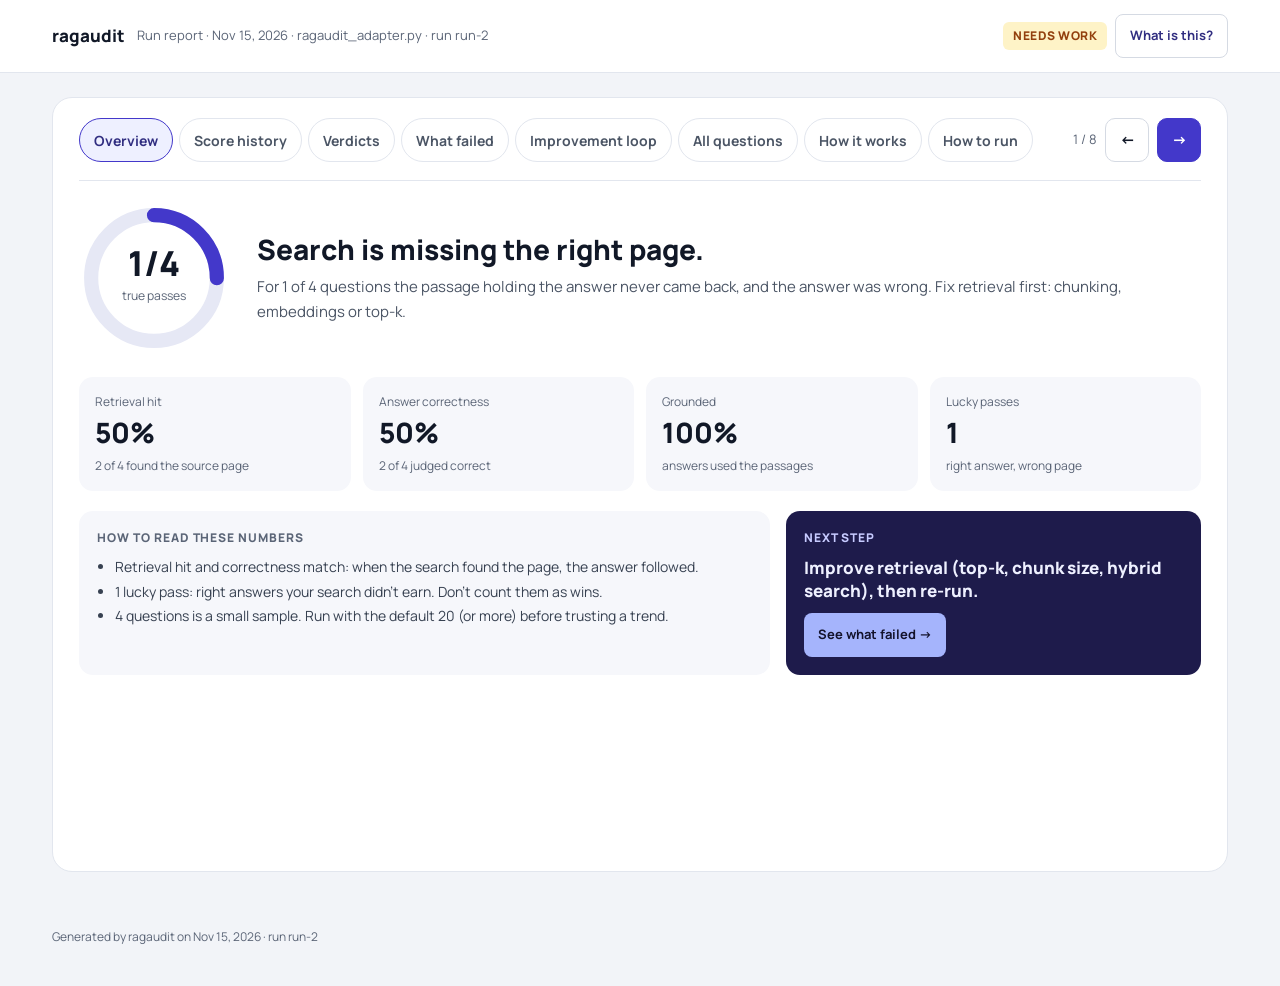
<file: tests/snapshots/report_v3_history_failures.html>
<!DOCTYPE html>
<html lang="en" class="no-js">
<head>
<meta charset="utf-8">
<meta name="viewport" content="width=device-width, initial-scale=1">
<title>ragaudit report · Nov 15, 2026</title>
<link rel="preconnect" href="https://fonts.googleapis.com">
<link rel="preconnect" href="https://fonts.gstatic.com" crossorigin>
<link rel="stylesheet" href="https://fonts.googleapis.com/css2?family=Manrope:wght@400;500;600;700;800&amp;family=JetBrains+Mono:wght@400;500&amp;display=swap">
<style>
/* ragaudit design system: tokens and shared components.
   Canonical source. The report inlines it; the website links a synced copy
   (docs/assets/ragaudit.css, written by scripts/sync_site.py). */
:root {
  --page: #F2F4F8;
  --card: #FFFFFF;
  --border: #E2E6EE;
  --border-strong: #D5DAE3;
  --soft: #F6F7FB;
  --text: #111827;
  --text-2: #374151;
  --body: #4B5565;
  --muted: #5B6577;
  --indigo: #4338CA;
  --indigo-dark: #312E81;
  --deep: #1E1B4B;
  --deep-2: #2E2A6B;
  --night: #13122B;
  --night-border: #34316A;
  --tint: #EEF0FF;
  --tint-2: #E0E7FF;
  --lilac: #A5B4FC;
  --lilac-text: #C7CBFF;
  --on-deep: #EEF0FF;
  --on-deep-2: #D9DCFF;
  --amber: #F59E0B;
  --amber-line: #D97706;
  --amber-tint: #FEF3C7;
  --amber-soft: #FFFBEB;
  --amber-border: #FDE68A;
  --amber-text: #92400E;
  --amber-text-2: #78350F;
  --ring: #E6E8F5;
  --good: #15803D;
  --good-tint: #DCFCE7;
  --good-text: #14532D;
  --bad: #B91C1C;
  --grey-count: #5F6878;
  --font: Manrope, system-ui, -apple-system, "Segoe UI", Roboto, sans-serif;
  --mono: "JetBrains Mono", ui-monospace, SFMono-Regular, Menlo, Consolas, monospace;
}
* { box-sizing: border-box; }
html { -webkit-text-size-adjust: 100%; }
body { margin: 0; background: var(--page); color: var(--text); font-family: var(--font); line-height: 1.5; }
a { color: var(--indigo); }
a:hover { color: var(--indigo-dark); }
code, pre, .mono { font-family: var(--mono); }
h1, h2, h3 { margin: 0; }
button { font: inherit; }
:focus-visible { outline: 3px solid var(--indigo); outline-offset: 2px; }
.muted { color: var(--muted); }
.eyebrow { font-size: 12px; font-weight: 800; letter-spacing: 0.08em; }
.eyebrow.indigo { color: var(--indigo); }
.eyebrow.amber { color: var(--amber-text); }
.sr-only { position: absolute; width: 1px; height: 1px; padding: 0; margin: -1px; overflow: hidden; clip: rect(0 0 0 0); white-space: nowrap; border: 0; }

/* buttons */
.btn { display: inline-flex; align-items: center; justify-content: center; gap: 8px; min-height: 44px; padding: 8px 14px; border-radius: 8px; border: 1px solid var(--border-strong); background: var(--card); color: var(--indigo-dark); font-size: 13px; font-weight: 700; cursor: pointer; text-decoration: none; }
.btn:hover { border-color: var(--indigo); }
.btn-primary { background: var(--indigo); border-color: var(--indigo); color: #FFFFFF; }
.btn-primary:hover { background: var(--indigo-dark); color: #FFFFFF; }
.btn-arrow { min-width: 44px; padding: 0; font-weight: 800; font-size: 15px; color: var(--text); border-radius: 10px; }
.btn-arrow.btn-primary { color: #FFFFFF; }
.btn-small { font-size: 13px; font-weight: 600; color: var(--text); }
.btn-big { min-height: 48px; padding: 12px 20px; font-size: 15px; border-radius: 10px; font-weight: 800; }
.btn-ghost-big { min-height: 48px; padding: 12px 20px; font-size: 15px; border-radius: 10px; color: var(--text); }
.btn-lilac { background: var(--lilac); border: none; color: var(--night); align-self: flex-start; }
.btn-lilac:hover { background: var(--tint-2); color: var(--night); }

/* badges */
.badge { padding: 5px 10px; border-radius: 6px; font-size: 12px; font-weight: 800; letter-spacing: 0.04em; }
.badge-needs_work { background: var(--amber-tint); color: var(--amber-text); }
.badge-good { background: var(--tint); color: var(--indigo-dark); }
.badge-strong { background: var(--good-tint); color: var(--good-text); }

/* pill tabs */
.tabs { display: flex; flex-wrap: wrap; gap: 6px; }
.tab { min-height: 44px; padding: 8px 14px; border-radius: 999px; border: 1px solid var(--border); background: var(--card); color: var(--body); font-size: 14px; font-weight: 700; cursor: pointer; }
.tab[aria-selected="true"] { border-color: var(--indigo); background: var(--tint); color: var(--indigo-dark); }
.tab-nav { display: flex; align-items: center; gap: 8px; }
.tab-pos { font-size: 13px; color: var(--muted); }

/* layout helpers */
.row { display: flex; flex-wrap: wrap; gap: 28px; }
.row-16 { display: flex; flex-wrap: wrap; gap: 16px; }
.col-main { flex: 3 1 560px; min-width: 0; }
.col-2 { flex: 2 1 420px; min-width: 0; }
.col-side { flex: 1 1 280px; min-width: 0; display: flex; flex-direction: column; gap: 12px; }
.card-soft { background: var(--soft); border-radius: 14px; padding: 18px; }
.card-soft h3, .card-title { font-size: 15px; font-weight: 800; margin-bottom: 6px; }
.card-text { font-size: 14px; line-height: 1.6; color: var(--body); }
.card-label { font-size: 12px; font-weight: 800; letter-spacing: 0.08em; color: var(--muted); margin-bottom: 8px; }
.card-deep { background: var(--deep); color: var(--on-deep); border-radius: 14px; padding: 18px; display: flex; flex-direction: column; gap: 10px; }
.card-deep .card-label { color: var(--lilac-text); margin: 0; }
.card-deep ul { margin: 0; padding-left: 18px; font-size: 14px; line-height: 1.7; color: var(--on-deep-2); }
.card-deep code { display: block; background: var(--deep-2); border-radius: 8px; padding: 10px; font-size: 12px; overflow-x: auto; white-space: nowrap; color: var(--on-deep); }
.card-link { text-align: left; background: var(--deep); color: var(--on-deep); border: none; border-radius: 14px; padding: 18px; cursor: pointer; width: 100%; }
.card-link .card-text { color: var(--on-deep-2); }
.card-link:hover { background: var(--indigo-dark); }

/* score ring and stat cards */
.ring { flex: none; }
.stats { display: grid; grid-template-columns: repeat(4, minmax(0, 1fr)); gap: 12px; margin-bottom: 20px; }
.stat { background: var(--soft); border-radius: 14px; padding: 16px; min-width: 0; }
.stat-label, .stat-note { font-size: 12px; color: var(--muted); }
.stat-note { margin-top: 4px; }
.stat-value { font-size: 28px; font-weight: 800; }

/* verdict grid */
.verdicts { display: grid; grid-template-columns: 120px repeat(2, minmax(0, 1fr)); gap: 10px; }
.vg-col { font-size: 13px; font-weight: 800; color: var(--muted); text-align: center; align-self: end; }
.vg-row { font-size: 13px; font-weight: 800; color: var(--muted); display: flex; align-items: center; }
.cell { border-radius: 14px; padding: 18px; background: var(--soft); min-width: 0; }
.cell-head { display: flex; flex-wrap: wrap; align-items: baseline; gap: 10px; }
.cell-count { font-size: 34px; font-weight: 800; color: var(--grey-count); }
.cell-name { font-weight: 800; color: var(--text-2); }
.cell-text { font-size: 13px; line-height: 1.55; color: var(--body); margin-top: 6px; }
.cell-true_pass { background: var(--tint); }
.cell-true_pass .cell-count { color: var(--indigo); }
.cell-true_pass .cell-name, .cell-true_pass .cell-text { color: var(--indigo-dark); }
.cell.cell-hot { background: var(--amber-soft); border: 1px solid var(--amber-border); }
.cell.cell-hot .cell-count, .cell.cell-hot .cell-name { color: var(--amber-text); }
.cell.cell-hot .cell-text { color: var(--amber-text-2); }

/* chips */
.chip { display: inline-flex; align-items: center; gap: 8px; margin-top: 16px; padding: 7px 12px; border-radius: 999px; font-size: 13px; font-weight: 700; }
.chip-good { background: var(--good-tint); color: var(--good-text); }
.chip-warn { background: var(--amber-tint); color: var(--amber-text); }

/* code rows with copy buttons */
/* how to run */
.cmd-easy { border: 1px solid var(--border); border-radius: 14px; overflow: hidden; }
.cmd-easy-head { display: flex; align-items: center; gap: 12px; padding: 12px 14px; background: var(--soft); }
.cmd-n { flex: none; width: 26px; height: 26px; border-radius: 50%; background: var(--indigo); color: #FFFFFF; font-size: 13px; font-weight: 800; display: flex; align-items: center; justify-content: center; }
.cmd-what-strong { font-size: 14px; font-weight: 700; }
.cmd-easy-body { display: flex; align-items: center; gap: 12px; padding: 12px 14px; background: var(--night); }
.cmd-easy-body code { flex: 1 1 auto; min-width: 0; overflow-x: auto; white-space: nowrap; font-size: 14px; color: var(--on-deep); }
.cmd-easy-body .prompt { color: var(--lilac); }
.copy { flex: none; min-height: 44px; min-width: 88px; padding: 6px 12px; border-radius: 8px; border: 1px solid var(--border-strong); background: var(--card); color: var(--indigo-dark); font-size: 13px; font-weight: 700; cursor: pointer; }
.copy-dark { border-color: var(--night-border); background: var(--deep); color: var(--on-deep); }
.cmd-list { display: flex; flex-direction: column; gap: 8px; }
.cmd-row { display: flex; flex-wrap: wrap; align-items: center; gap: 12px; padding: 10px 12px; border: 1px solid var(--border); border-radius: 12px; }
.cmd-row code { flex: 1 1 320px; min-width: 0; overflow-x: auto; white-space: nowrap; font-size: 13px; background: var(--page); border-radius: 8px; padding: 8px 10px; color: var(--text); }
.cmd-row .cmd-what { flex: 1 1 220px; font-size: 13px; color: var(--body); min-width: 0; }
.cmd-inline { display: flex; flex-wrap: wrap; align-items: center; gap: 10px; margin-top: 10px; }
.cmd-inline code { flex: 1 1 260px; min-width: 0; overflow-x: auto; white-space: nowrap; font-size: 13px; background: var(--card); border: 1px solid var(--border); border-radius: 8px; padding: 10px; }

/* slides */
.slides { width: 100%; font-family: var(--font); }
.slides-inner { width: 100%; padding: 18px; border-radius: 16px; background: var(--card); border: 1px solid var(--border); }
.slides-top { display: flex; align-items: center; justify-content: space-between; gap: 12px; margin-bottom: 12px; }
.slide { margin: 0; }
.js .slide[hidden] { display: none; }
.no-js .slide[hidden] { display: none; }
.slide-svg { display: block; width: 100%; height: auto; background: var(--soft); border: 1px solid var(--border); border-radius: 12px; }
.slide-caption { display: block; margin-top: 14px; min-height: 64px; }
.slide-title { display: block; font-size: 17px; font-weight: 800; color: var(--text); }
.slide-body { display: block; font-size: 14px; line-height: 1.55; margin-top: 4px; color: var(--muted); }
.slides-nav { display: flex; align-items: center; justify-content: space-between; gap: 12px; margin-top: 12px; }
.no-js .slides-nav, .no-js .slides-fs { display: none; }
.slide-dots { display: flex; gap: 0; flex-wrap: wrap; }
.slide-dot { width: 34px; height: 44px; padding: 0; border: none; background: transparent; cursor: pointer; display: inline-flex; align-items: center; justify-content: center; }
.slide-dot::before { content: ""; display: block; width: 10px; height: 10px; border-radius: 5px; background: #CBD2DE; transition: width 0.2s; }
.slide-dot[aria-current="true"]::before { width: 26px; background: var(--indigo); }
.slides-arrows { display: flex; gap: 8px; }
.slides.fs, .slides:fullscreen { position: fixed; inset: 0; z-index: 1000; display: flex; align-items: center; justify-content: center; padding: 32px; background: rgba(17, 16, 46, 0.92); }
.slides:fullscreen { position: static; }
.slides.fs .slides-inner, .slides:fullscreen .slides-inner { max-width: 1040px; max-height: 100%; overflow: auto; padding: 24px; border-radius: 18px; border: none; }

/* slides, dark variant (website hero): the drawings switch palette in the macro; the frame follows here */
.slides-dark .slides-inner { background: #1A1838; border-color: var(--night-border); }
.slides-dark .slide-svg { background: var(--night); border-color: var(--night-border); }
.slides-dark .eyebrow.muted, .slides-dark .slide-body { color: #BCC0E8; }
.slides-dark .slide-title { color: var(--on-deep); }
.slides-dark .btn { background: #1A1838; border-color: var(--night-border); color: var(--on-deep); }
.slides-dark .btn:hover { border-color: var(--lilac); }
.slides-dark .btn-arrow.btn-primary { background: var(--lilac); border-color: var(--lilac); color: var(--night); }
.slides-dark .slide-dot::before { background: #4A4785; }
.slides-dark .slide-dot[aria-current="true"]::before { background: var(--lilac); }
.slides-dark:focus-visible, .slides-dark :focus-visible { outline-color: var(--lilac); }
.slides-dark.fs { background: rgba(8, 7, 22, 0.94); }

@media (max-width: 720px) {
  .stats { grid-template-columns: repeat(2, minmax(0, 1fr)); }
  .verdicts { grid-template-columns: 64px repeat(2, minmax(0, 1fr)); gap: 8px; }
  .vg-col, .vg-row { font-size: 11px; }
  .cell { padding: 12px; }
  .cell-count { font-size: 26px; }
  .slides.fs { padding: 8px; }
  .slide-dot { width: 24px; }
  .slides-nav { gap: 8px; }
  .col-main, .col-2, .col-side { flex-basis: 100%; }
  .row { gap: 20px; }
}
@media (prefers-reduced-motion: reduce) {
  *, *::before, *::after { transition: none !important; animation: none !important; scroll-behavior: auto !important; }
}

/* report-only layout and widgets; the shared design system (design.css) is inlined before this. */
/* header */
.top { background: var(--card); border-bottom: 1px solid var(--border); }
.top-inner { max-width: 1240px; margin: 0 auto; padding: 14px 32px; display: flex; flex-wrap: wrap; align-items: center; justify-content: space-between; gap: 12px; }
.brand { display: flex; flex-wrap: wrap; align-items: center; gap: 12px; min-width: 0; }
.brand-name { font-weight: 800; font-size: 17px; }
.brand-meta { font-size: 13px; color: var(--muted); overflow-wrap: anywhere; }
.top-actions { display: flex; align-items: center; gap: 8px; }

main { max-width: 1240px; margin: 0 auto; padding: 24px 32px 56px; }
.scope { font-size: 13px; color: var(--body); margin: 0 0 12px; }
.report { background: var(--card); border: 1px solid var(--border); border-radius: 20px; padding: 20px 26px 28px; }

/* tab bar and panels */
.tabbar { display: flex; flex-wrap: wrap; align-items: center; justify-content: space-between; gap: 12px; padding-bottom: 18px; margin-bottom: 22px; border-bottom: 1px solid var(--border); }
.no-js .tabbar { display: none; }
.panel { min-height: 640px; }
.js .panel[hidden] { display: none; }
.no-js .panel + .panel { margin-top: 40px; padding-top: 28px; border-top: 1px solid var(--border); min-height: 0; }
.no-js .panel { min-height: 0; }
.panel-title { font-size: 22px; font-weight: 800; margin: 0 0 6px; }
.panel-lede { margin: 0 0 18px; font-size: 14px; color: var(--body); }

/* overview */
.hero { display: flex; flex-wrap: wrap; align-items: center; gap: 28px; margin-bottom: 24px; }
.hero-text { flex: 1 1 420px; min-width: 0; }
.hero h1 { margin: 0 0 8px; font-size: 28px; font-weight: 800; line-height: 1.25; }
.hero p { margin: 0; font-size: 15px; line-height: 1.65; color: var(--body); }
.reading ul { margin: 0; padding-left: 18px; font-size: 14px; line-height: 1.75; color: var(--text-2); }
.next-title { font-size: 17px; font-weight: 800; line-height: 1.35; }

/* score history */
.chart-head { display: flex; flex-wrap: wrap; justify-content: space-between; align-items: baseline; gap: 10px; margin-bottom: 6px; }
.chart-title { font-size: 16px; font-weight: 800; }
.legend { display: flex; flex-wrap: wrap; gap: 14px; font-size: 12px; color: var(--muted); }
.legend-line { display: inline-block; width: 14px; height: 3px; border-radius: 2px; vertical-align: middle; margin-right: 6px; background: var(--indigo); }
.legend-dash { display: inline-block; width: 14px; height: 0; border-top: 3px dashed var(--amber-line); vertical-align: middle; margin-right: 6px; }
.legend-mark { display: inline-block; width: 9px; height: 9px; transform: rotate(45deg); background: var(--amber); vertical-align: middle; margin-right: 7px; }
.chart-sub { font-size: 12px; color: var(--muted); margin-bottom: 8px; }
.chart svg { display: block; width: 100%; height: auto; }
.runs { display: grid; grid-template-columns: repeat(auto-fill, minmax(76px, 1fr)); gap: 6px; margin-top: 6px; }
.run-btn { text-align: center; min-height: 44px; padding: 6px 4px; border-radius: 10px; cursor: pointer; color: var(--text); background: transparent; border: 1px solid var(--border); }
.run-btn[aria-pressed="true"] { color: #FFFFFF; background: var(--indigo); border-color: var(--indigo); }
.run-btn .run-name { display: block; font-size: 13px; font-weight: 800; }
.run-btn .run-date { display: block; font-size: 11px; }
.run-detail { display: flex; flex-wrap: wrap; gap: 16px; align-items: center; margin-top: 12px; padding: 14px 16px; border-radius: 12px; background: var(--page); }
.run-detail-main { flex: 1 1 220px; min-width: 0; }
.run-detail-meta { font-size: 12px; font-weight: 700; color: var(--muted); }
.run-detail-note { font-size: 15px; font-weight: 700; margin-top: 2px; overflow-wrap: anywhere; }
.run-detail-nums { display: flex; flex-wrap: wrap; gap: 18px; font-size: 13px; }
.run-detail-nums .num { font-size: 18px; font-weight: 800; }
.run-detail-warn { flex-basis: 100%; font-size: 13px; color: var(--amber-text); }
.delta-good { color: var(--good); }
.delta-bad { color: var(--bad); }
.older { font-size: 12px; color: var(--muted); margin-top: 8px; }
.empty { background: var(--soft); border-radius: 14px; padding: 18px; margin-top: 12px; }
.empty-title { font-size: 15px; font-weight: 800; margin-bottom: 8px; }

/* what failed */
.fail-layout { display: flex; flex-wrap: wrap; gap: 24px; align-items: flex-start; }
.fail-list { flex: 1 1 240px; max-width: 320px; min-width: 0; display: flex; flex-direction: column; gap: 6px; }
.fail-item { text-align: left; min-height: 44px; padding: 10px 12px; border-radius: 12px; border: 1px solid var(--border); background: var(--card); color: var(--text); cursor: pointer; font-size: 13px; line-height: 1.4; }
.fail-item[aria-pressed="true"] { border-color: var(--indigo); background: var(--tint); }
.fail-item .fail-kind { display: block; font-size: 11px; font-weight: 800; letter-spacing: 0.06em; color: var(--amber-text); margin-bottom: 2px; }
.fail-detail-wrap { flex: 999 1 560px; min-width: 0; }
.js .fail-detail[hidden] { display: none; }
.no-js .fail-detail + .fail-detail { margin-top: 32px; }
.fail-q { font-size: 22px; font-weight: 800; margin: 0 0 16px; overflow-wrap: anywhere; }
.answers { display: grid; grid-template-columns: repeat(2, minmax(0, 1fr)); gap: 10px; margin-bottom: 16px; }
.ans { border-radius: 12px; padding: 16px; min-width: 0; }
.ans-label { font-size: 12px; font-weight: 700; }
.ans-text { font-size: 18px; font-weight: 800; overflow-wrap: anywhere; }
.ans-key { background: var(--tint); color: var(--indigo-dark); }
.ans-got { background: var(--amber-soft); border: 1px solid var(--amber-border); color: var(--amber-text); }
.ans-got.ok { background: var(--tint); border-color: var(--tint); color: var(--indigo-dark); }
.passages { display: flex; flex-direction: column; gap: 8px; }
.passage { display: flex; gap: 12px; padding: 12px 14px; border-radius: 10px; border: 1px solid var(--border); min-width: 0; }
.passage.source { border: 2px solid var(--lilac); background: #F8F9FF; }
.passage-rank { font-family: var(--mono); font-size: 12px; color: var(--muted); flex: none; }
.passage.source .passage-rank { color: var(--indigo); font-weight: 500; }
.passage-text { font-family: var(--mono); font-size: 13px; line-height: 1.6; color: var(--text-2); min-width: 0; overflow-wrap: anywhere; }
.passage-text b { color: var(--text); }
.passage-tag { margin-left: auto; font-size: 12px; font-weight: 800; color: var(--indigo); flex: none; }
.passage.gold { border-style: dashed; }
.none-note { font-size: 14px; color: var(--body); }

/* improvement loop */
.bars { display: flex; flex-direction: column; gap: 14px; }
.bar-head { display: flex; justify-content: space-between; gap: 8px; font-size: 13px; margin-bottom: 6px; }
.bar { height: 12px; border-radius: 6px; background: var(--ring); }
.bar > span { display: block; height: 12px; border-radius: 6px; }
.changes { font-family: var(--mono); font-size: 13px; line-height: 2; }
.changes div { display: flex; justify-content: space-between; gap: 12px; }
.changes .knob { color: var(--muted); overflow-wrap: anywhere; }
.sparkline { display: block; width: 100%; max-width: 280px; height: auto; margin-top: 12px; }

/* all questions */
.table-head { display: flex; flex-wrap: wrap; justify-content: space-between; align-items: baseline; gap: 12px; margin-bottom: 14px; }
.chips { display: flex; flex-wrap: wrap; gap: 6px; margin-bottom: 12px; }
.filter { min-height: 44px; padding: 6px 12px; border-radius: 999px; border: 1px solid var(--border); background: var(--card); color: var(--body); font-size: 13px; font-weight: 700; cursor: pointer; }
.filter[aria-pressed="true"] { border-color: var(--indigo); background: var(--tint); color: var(--indigo-dark); }
.table-scroll { overflow-x: auto; -webkit-overflow-scrolling: touch; border-radius: 4px; }
table.cases { width: 100%; border-collapse: collapse; font-size: 14px; min-width: 760px; }
table.cases th { text-align: left; color: var(--muted); padding: 10px 8px; font-weight: 700; border-bottom: 1px solid var(--border); }
table.cases td { padding: 13px 8px; border-bottom: 1px solid #EEF0F5; vertical-align: top; overflow-wrap: anywhere; }
table.cases tr.hot { background: var(--amber-soft); }
.v-true_pass { color: var(--indigo); font-weight: 800; }
.v-lucky_pass, .v-generation_failure, .v-retrieval_failure { color: var(--amber-text); font-weight: 800; }
.facts { display: flex; flex-wrap: wrap; gap: 8px 24px; margin-top: 18px; font-size: 13px; color: var(--muted); }

/* welcome dialog */
.welcome { position: fixed; inset: 0; z-index: 100; background: rgba(17, 16, 46, 0.72); display: flex; align-items: center; justify-content: center; padding: 32px; }
.welcome[hidden] { display: none; }
.welcome-box { position: relative; width: 100%; max-width: 1100px; max-height: 100%; overflow: auto; background: var(--card); border-radius: 22px; padding: 30px; display: flex; flex-wrap: wrap; gap: 28px; align-items: center; }
.welcome-close { position: absolute; top: 14px; right: 14px; width: 44px; height: 44px; border-radius: 50%; border: 1px solid var(--border-strong); background: var(--card); color: var(--text); cursor: pointer; display: flex; align-items: center; justify-content: center; padding: 0; z-index: 2; }
.welcome-text { flex: 1 1 300px; min-width: 0; }
.welcome-text h2 { margin: 0 0 12px; font-size: 30px; font-weight: 800; line-height: 1.2; }
.welcome-text p { margin: 0 0 14px; font-size: 15px; line-height: 1.65; color: var(--body); }
.welcome-text p:last-of-type { margin-bottom: 22px; }
.welcome-actions { display: flex; flex-wrap: wrap; gap: 10px; }
.welcome-art { flex: 1 1 480px; min-width: 0; }

.foot { max-width: 1240px; margin: 0 auto; padding: 0 32px 40px; font-size: 12px; color: var(--muted); }

@media (max-width: 720px) {
  .top-inner { padding: 12px 16px; }
  main { padding: 16px 16px 40px; }
  .foot { padding: 0 16px 32px; }
  .report { padding: 16px 14px 22px; border-radius: 16px; }
  .hero h1 { font-size: 23px; }
  .hero { gap: 18px; }
  .answers { grid-template-columns: minmax(0, 1fr); }
  .fail-list { max-width: none; }
  .welcome { padding: 12px; align-items: flex-start; }
  .welcome-box { padding: 22px 16px; gap: 18px; }
  .welcome-text h2 { font-size: 24px; padding-right: 40px; }
  .hero-text, .welcome-art, .welcome-text, .fail-detail-wrap { flex-basis: 100%; }
  .tab-nav { margin-left: auto; }
}

</style>
</head>
<body>
<header class="top">
  <div class="top-inner">
    <div class="brand">
      <div class="brand-name">ragaudit</div>
      <div class="brand-meta">Run report · Nov 15, 2026 · ragaudit_adapter.py · run run-2</div>
    </div>
    <div class="top-actions">
      <span class="badge badge-needs_work" title="STRONG: 80% or more true passes · GOOD: 60% or more · NEEDS WORK: below 60%">NEEDS WORK</span>
      <button type="button" class="btn" data-welcome-open>What is this?</button>
    </div>
  </div>
</header>

<main>
  
  <section class="report" aria-label="Report">
    <div class="tabbar">
      <div class="tabs" role="tablist" aria-label="Report sections">
        <button type="button" role="tab" id="tab-overview" data-tab="overview" aria-controls="panel-overview" aria-selected="true" tabindex="0" class="tab">Overview</button>
        <button type="button" role="tab" id="tab-history" data-tab="history" aria-controls="panel-history" aria-selected="false" tabindex="-1" class="tab">Score history</button>
        <button type="button" role="tab" id="tab-verdicts" data-tab="verdicts" aria-controls="panel-verdicts" aria-selected="false" tabindex="-1" class="tab">Verdicts</button>
        <button type="button" role="tab" id="tab-failed" data-tab="failed" aria-controls="panel-failed" aria-selected="false" tabindex="-1" class="tab">What failed</button>
        <button type="button" role="tab" id="tab-loop" data-tab="loop" aria-controls="panel-loop" aria-selected="false" tabindex="-1" class="tab">Improvement loop</button>
        <button type="button" role="tab" id="tab-questions" data-tab="questions" aria-controls="panel-questions" aria-selected="false" tabindex="-1" class="tab">All questions</button>
        <button type="button" role="tab" id="tab-how" data-tab="how" aria-controls="panel-how" aria-selected="false" tabindex="-1" class="tab">How it works</button>
        <button type="button" role="tab" id="tab-run" data-tab="run" aria-controls="panel-run" aria-selected="false" tabindex="-1" class="tab">How to run</button>
      </div>
      <div class="tab-nav">
        <span class="tab-pos" data-tab-pos>1 / 8</span>
        <button type="button" class="btn btn-arrow" data-tab-prev aria-label="Previous section">←</button>
        <button type="button" class="btn btn-arrow btn-primary" data-tab-next aria-label="Next section">→</button>
      </div>
    </div>

    
    <div class="panel" role="tabpanel" id="panel-overview" aria-labelledby="tab-overview">
      <div class="hero">
        <svg class="ring" width="150" height="150" viewBox="0 0 148 148" role="img" aria-label="1 of 4 true passes">
          <circle cx="74" cy="74" r="62" fill="none" stroke="#E6E8F5" stroke-width="14"></circle>
          <circle cx="74" cy="74" r="62" fill="none" stroke="#4338CA" stroke-width="14" stroke-linecap="round" stroke-dasharray="97.4 389.6" transform="rotate(-90 74 74)"></circle>
          <text x="74" y="72" text-anchor="middle" font-family="Manrope, system-ui, sans-serif" font-size="34" font-weight="800" fill="#111827">1/4</text>
          <text x="74" y="96" text-anchor="middle" font-family="Manrope, system-ui, sans-serif" font-size="12" fill="#5B6577">true passes</text>
        </svg>
        <div class="hero-text">
          <h1>Search is missing the right page.</h1>
          <p>For 1 of 4 questions the passage holding the answer never came back, and the answer was wrong. Fix retrieval first: chunking, embeddings or top-k.</p>
        </div>
      </div>
      <div class="stats">
        
        <div class="stat"><div class="stat-label">Retrieval hit</div><div class="stat-value">50%</div><div class="stat-note">2 of 4 found the source page</div></div>
        
        <div class="stat"><div class="stat-label">Answer correctness</div><div class="stat-value">50%</div><div class="stat-note">2 of 4 judged correct</div></div>
        
        <div class="stat"><div class="stat-label">Grounded</div><div class="stat-value">100%</div><div class="stat-note">answers used the passages</div></div>
        
        <div class="stat"><div class="stat-label">Lucky passes</div><div class="stat-value">1</div><div class="stat-note">right answer, wrong page</div></div>
        
      </div>
      <div class="row-16">
        <div class="card-soft reading col-2">
          <div class="card-label">HOW TO READ THESE NUMBERS</div>
          <ul><li>Retrieval hit and correctness match: when the search found the page, the answer followed.</li><li>1 lucky pass: right answers your search didn&#39;t earn. Don&#39;t count them as wins.</li><li>4 questions is a small sample. Run with the default 20 (or more) before trusting a trend.</li></ul>
        </div>
        <div class="card-deep col-side">
          <div class="card-label">NEXT STEP</div>
          <div class="next-title">Improve retrieval (top-k, chunk size, hybrid search), then re-run.</div>
          <button type="button" class="btn btn-lilac" data-goto="failed">See what failed →</button>
        </div>
      </div>
    </div>

    
    <div class="panel" role="tabpanel" id="panel-history" aria-labelledby="tab-history" hidden>
      <h2 class="sr-only">Score history</h2>
      <div class="row">
        <div class="col-main chart" data-chart>
          
          <div class="chart-head">
            <div class="chart-title">Score history</div>
            <div class="legend">
              <span><span class="legend-line" aria-hidden="true"></span>true pass</span>
              <span><span class="legend-dash" aria-hidden="true"></span>retrieval hit</span>
              <span><span class="legend-mark" aria-hidden="true"></span>docs changed</span>
            </div>
          </div>
          
          <div class="chart-sub">2 runs of this project, oldest on the left. Deltas compare only the questions two runs share.</div>
          <svg viewBox="0 0 640 280" role="img" aria-label="True pass rate across 2 runs: 75%, 50%">
            <line x1="40" y1="250" x2="620" y2="250" stroke="#E2E6EE"></line>
            <line x1="40" y1="145" x2="620" y2="145" stroke="#E2E6EE" stroke-dasharray="3 5"></line>
            <line x1="40" y1="40" x2="620" y2="40" stroke="#E2E6EE" stroke-dasharray="3 5"></line>
            <text x="34" y="254" text-anchor="end" font-family="Manrope, system-ui, sans-serif" font-size="11" fill="#5B6577">0</text>
            <text x="34" y="149" text-anchor="end" font-family="Manrope, system-ui, sans-serif" font-size="11" fill="#5B6577">50</text>
            <text x="34" y="44" text-anchor="end" font-family="Manrope, system-ui, sans-serif" font-size="11" fill="#5B6577">100</text>
            <line data-sel-band x1="600.0" y1="30" x2="600.0" y2="250" stroke="#EEF0FF" stroke-width="22"></line>
            
            <polyline fill="none" stroke="#D97706" stroke-width="2.5" stroke-dasharray="6 5" points="70.0,40.0 600.0,92.5"></polyline>
            <polyline fill="none" stroke="#4338CA" stroke-width="3.5" stroke-linejoin="round" points="70.0,92.5 600.0,145.0"></polyline>
            
            
            
            <circle data-point cx="70.0" cy="92.5" r="6" fill="#4338CA" stroke="#FFFFFF" stroke-width="2"></circle>
            
            <path d="M600.0 256l6 6-6 6-6-6z" fill="#F59E0B"><title>Run 2: documents changed</title></path>
            <circle data-point cx="600.0" cy="145.0" r="9" fill="#4338CA" stroke="#FFFFFF" stroke-width="2"></circle>
            
            <text data-sel-label x="600.0" y="127.0" text-anchor="middle" font-family="Manrope, system-ui, sans-serif" font-size="13" font-weight="800" fill="#4338CA">50%</text>
          </svg>
          <div class="runs">
            
            <button type="button" class="run-btn" data-run aria-pressed="false" aria-label="Run 1, Nov 16: true pass 75%">
              <span class="run-name">Run 1</span><span class="run-date">Nov 16</span>
            </button>
            
            <button type="button" class="run-btn" data-run aria-pressed="true" aria-label="Run 2, Nov 17: true pass 50%">
              <span class="run-name">Run 2</span><span class="run-date">Nov 17</span>
            </button>
            
          </div>
          
          <div class="run-detail" data-run-detail aria-live="polite">
            <div class="run-detail-main">
              <div class="run-detail-meta" data-d="meta">Run 2 · Nov 17 · docs changed · this report</div>
              <div class="run-detail-note" data-d="note">smaller chunks</div>
            </div>
            <div class="run-detail-nums">
              <div><div class="muted">true pass</div><div class="num" data-d="tp">50%</div></div>
              <div><div class="muted">retrieval hit</div><div class="num" data-d="hit">75%</div></div>
              <div><div class="muted">vs last run</div><div class="num delta-bad" data-d="delta">-25 pts on 3 shared</div></div>
            </div>
            <div class="run-detail-warn" data-d="warn">Compared on only 3 shared questions: a small sample, so treat the delta as a hint.</div>
          </div>
          
          
        </div>
        <div class="col-side">
          <div class="card-soft"><div class="card-label">WHERE THIS COMES FROM</div><div class="card-text">Every check is saved in your project folder, so each new report draws every earlier run.</div></div>
          <div class="card-soft"><div class="card-label">FAIR COMPARISONS</div><div class="card-text">Runs reuse the same questions while your documents stay the same. Runs where documents changed are marked.</div></div>
          <div class="card-soft"><div class="card-label">READING A DIP</div><div class="card-text">A drop right after new documents usually means look-alike pages now compete. Try raising top-k or adding re-ranking.</div></div>
        </div>
      </div>
    </div>

    
    <div class="panel" role="tabpanel" id="panel-verdicts" aria-labelledby="tab-verdicts" hidden>
      <h2 class="panel-title">Verdicts: two checks, crossed</h2>
      <p class="panel-lede">Each question is judged on retrieval and on the answer separately. Where it lands tells you what to fix.</p>
      <div class="verdicts">
        <div></div>
        <div class="vg-col">FOUND THE PAGE</div>
        <div class="vg-col">MISSED THE PAGE</div>
        <div class="vg-row">RIGHT ANSWER</div>
        <div class="cell cell-true_pass"><div class="cell-head"><span class="cell-count">1</span><span class="cell-name">True pass</span></div><div class="cell-text">Worked end to end. This is the number to protect when you change anything.</div></div>
        <div class="cell cell-hot"><div class="cell-head"><span class="cell-count">1</span><span class="cell-name">Lucky pass</span></div><div class="cell-text">Right answer from the wrong page: the model guessed from memory. Each one is re-asked with no pages to confirm.</div></div>
        <div class="vg-row">WRONG ANSWER</div>
        <div class="cell"><div class="cell-head"><span class="cell-count">1</span><span class="cell-name">Generation failure</span></div><div class="cell-text">The page was there and the model still got it wrong. Fix the prompt, passage length or model.</div></div>
        <div class="cell"><div class="cell-head"><span class="cell-count">1</span><span class="cell-name">Retrieval failure</span></div><div class="cell-text">Wrong page, wrong answer. Fix chunking, embeddings or top-k.</div></div>
      </div>
    </div>

    
    <div class="panel" role="tabpanel" id="panel-failed" aria-labelledby="tab-failed" hidden>
      
      <h2 class="sr-only">What failed</h2>
      <div class="fail-layout">
        
        <div class="fail-list" aria-label="Failing questions">
          
          <button type="button" class="fail-item" data-fail aria-pressed="true"><span class="fail-kind">GENERATION FAILURE</span>How many questions does check write by default (2)?</button>
          
          <button type="button" class="fail-item" data-fail aria-pressed="false"><span class="fail-kind">LUCKY PASS</span>How many questions does check write by default (3)?</button>
          
          <button type="button" class="fail-item" data-fail aria-pressed="false"><span class="fail-kind">RETRIEVAL FAILURE</span>How many questions does check write by default (4)?</button>
          
        </div>
        
        <div class="fail-detail-wrap">
          
          <article class="fail-detail" data-fail-detail>
            <div class="row">
              <div class="col-2">
                <div class="eyebrow amber" style="margin-bottom: 8px">GENERATION FAILURE · 1 OF 3</div>
                <h3 class="fail-q">How many questions does check write by default (2)?</h3>
                <div class="answers">
                  <div class="ans ans-key"><div class="ans-label">Answer key</div><div class="ans-text">20</div></div>
                  <div class="ans ans-got"><div class="ans-label">Pipeline said</div><div class="ans-text">5</div></div>
                </div>
                <div class="card-label">WHAT THE SEARCH RETURNED</div>
                <div class="passages">
                  
                  <div class="passage source"><span class="passage-rank">#1</span><span class="passage-text">generate (default <b>20</b> questions total) e.g. --questions 5</span><span class="passage-tag">source</span></div>
                  
                  <div class="passage"><span class="passage-rank">#2</span><span class="passage-text">Run without --questions</span></div>
                  
                </div>
                
              </div>
              <div class="col-side">
                <div class="card-soft"><div class="card-label">WHY IT FAILED</div><div class="card-text">The right passage came back (rank #1), but the answer did not match the key. The miss happened after the search: in the prompt or the model. Judge: expected 20</div></div>
                <div class="card-deep">
                  <div class="card-label">TRY THIS</div>
                  <ul><li>Answer only the exact question asked</li><li>Answer only from the passage</li><li>Pass fewer, shorter passages</li></ul>
                  <code>ragaudit check --docs ./docs --adapter ragaudit_adapter.py --note &#34;what you changed&#34;</code>
                </div>
              </div>
            </div>
          </article>
          
          <article class="fail-detail" data-fail-detail hidden>
            <div class="row">
              <div class="col-2">
                <div class="eyebrow amber" style="margin-bottom: 8px">LUCKY PASS · 2 OF 3</div>
                <h3 class="fail-q">How many questions does check write by default (3)?</h3>
                <div class="answers">
                  <div class="ans ans-key"><div class="ans-label">Answer key</div><div class="ans-text">20</div></div>
                  <div class="ans ans-got ok"><div class="ans-label">Pipeline said</div><div class="ans-text">20</div></div>
                </div>
                <div class="card-label">WHAT THE SEARCH RETURNED</div>
                <div class="passages">
                  
                  <div class="passage"><span class="passage-rank">#1</span><span class="passage-text">generate (default 20 questions total) e.g. --questions 5</span></div>
                  
                  <div class="passage"><span class="passage-rank">#2</span><span class="passage-text">Run without --questions</span></div>
                  
                </div>
                
                <div class="card-label" style="margin-top: 16px">THE PAGE IT SHOULD HAVE FOUND</div>
                <div class="passages"><div class="passage gold"><span class="passage-rank">src</span><span class="passage-text">The default is <b>20</b> questions.</span></div></div>
                
              </div>
              <div class="col-side">
                <div class="card-soft"><div class="card-label">WHY IT FAILED</div><div class="card-text">The answer matched the key, but the passage it lives on was not retrieved, so the model answered from memory or from a look-alike page. Re-asked with no passages at all, it was still right: confirmed from memory. Judge: expected 20</div></div>
                <div class="card-deep">
                  <div class="card-label">TRY THIS</div>
                  <ul><li>Fix retrieval first: this page should come back</li><li>Tell the model to answer only from the context</li><li>Raise top-k or add re-ranking</li></ul>
                  <code>ragaudit check --docs ./docs --adapter ragaudit_adapter.py --note &#34;what you changed&#34;</code>
                </div>
              </div>
            </div>
          </article>
          
          <article class="fail-detail" data-fail-detail hidden>
            <div class="row">
              <div class="col-2">
                <div class="eyebrow amber" style="margin-bottom: 8px">RETRIEVAL FAILURE · 3 OF 3</div>
                <h3 class="fail-q">How many questions does check write by default (4)?</h3>
                <div class="answers">
                  <div class="ans ans-key"><div class="ans-label">Answer key</div><div class="ans-text">20</div></div>
                  <div class="ans ans-got"><div class="ans-label">Pipeline said</div><div class="ans-text">5</div></div>
                </div>
                <div class="card-label">WHAT THE SEARCH RETURNED</div>
                <div class="passages">
                  
                  <div class="none-note">Your adapter returned no passages for this question.</div>
                  
                </div>
                
                <div class="card-label" style="margin-top: 16px">THE PAGE IT SHOULD HAVE FOUND</div>
                <div class="passages"><div class="passage gold"><span class="passage-rank">src</span><span class="passage-text">The default is <b>20</b> questions.</span></div></div>
                
              </div>
              <div class="col-side">
                <div class="card-soft"><div class="card-label">WHY IT FAILED</div><div class="card-text">The search did not return the passage this question was written from, and the answer was wrong. Judge: expected 20</div></div>
                <div class="card-deep">
                  <div class="card-label">TRY THIS</div>
                  <ul><li>Retrieve more passages (raise top-k)</li><li>Try smaller chunks, or add keyword or hybrid search</li><li>Check this page is in your index at all</li></ul>
                  <code>ragaudit check --docs ./docs --adapter ragaudit_adapter.py --note &#34;what you changed&#34;</code>
                </div>
              </div>
            </div>
          </article>
          
        </div>
      </div>
      
    </div>

    
    <div class="panel" role="tabpanel" id="panel-loop" aria-labelledby="tab-loop" hidden>
      
      
      <h2 class="panel-title">Self-improvement loop</h2>
      <p class="panel-lede">ragaudit improve tries different settings on practice questions and keeps whatever scores better. It then scores your old and new settings once on a locked final exam, so you can see whether the gain is real.</p>
      <div class="empty"><div class="empty-title">No improvement run for this project yet</div><div class="cmd-inline"><code>ragaudit improve --docs ./docs --adapter ragaudit_adapter.py</code><button type="button" class="copy" data-copy="ragaudit improve --docs ./docs --adapter ragaudit_adapter.py" aria-label="Copy command: ragaudit improve --docs ./docs --adapter ragaudit_adapter.py">Copy</button></div></div>
      
    </div>

    
    <div class="panel" role="tabpanel" id="panel-questions" aria-labelledby="tab-questions" hidden>
      <div class="table-head">
        <h2 class="panel-title" style="margin: 0">All 4 questions</h2>
        <div class="muted" style="font-size: 13px">matched by text · threshold 0.5</div>
      </div>
      
      <div class="chips" aria-label="Filter by verdict">
        <button type="button" class="filter" data-filter="all" aria-pressed="true">All (4)</button><button type="button" class="filter" data-filter="true_pass" aria-pressed="false">True pass (1)</button><button type="button" class="filter" data-filter="lucky_pass" aria-pressed="false">Lucky pass (1)</button><button type="button" class="filter" data-filter="generation_failure" aria-pressed="false">Generation failure (1)</button><button type="button" class="filter" data-filter="retrieval_failure" aria-pressed="false">Retrieval failure (1)</button>
      </div>
      
      <div class="table-scroll" tabindex="0" aria-label="All questions table, scrolls sideways">
        <table class="cases">
          <thead><tr><th scope="col">Question</th><th scope="col" style="width: 150px">Key</th><th scope="col" style="width: 170px">Answered</th><th scope="col" style="width: 60px">Rank</th><th scope="col" style="width: 160px">Verdict</th></tr></thead>
          <tbody>
            
            <tr data-case="true_pass"><td>How many questions does check write by default (1)?</td><td>20</td><td>20</td><td>#1</td><td class="v-true_pass">True pass</td></tr>
            
            <tr data-case="generation_failure" class="hot"><td>How many questions does check write by default (2)?</td><td>20</td><td>5</td><td>#1</td><td class="v-generation_failure">Generation failure</td></tr>
            
            <tr data-case="lucky_pass" class="hot"><td>How many questions does check write by default (3)?</td><td>20</td><td>20</td><td>–</td><td class="v-lucky_pass">Lucky pass</td></tr>
            
            <tr data-case="retrieval_failure" class="hot"><td>How many questions does check write by default (4)?</td><td>20</td><td>5</td><td>–</td><td class="v-retrieval_failure">Retrieval failure</td></tr>
            
          </tbody>
        </table>
      </div>
      <div class="facts"><span>Ablation: 1 of 1 lucky pass(es) still right with no passages</span><span>Judge parse failures: 0</span><span>Model calls: 15</span><span>matched by text · threshold 0.5</span></div>
    </div>

    
    <div class="panel" role="tabpanel" id="panel-how" aria-labelledby="tab-how" hidden>
      <h2 class="sr-only">How it works</h2>
      <div class="row" style="align-items: flex-start">
        <div class="col-main">
<div class="slides" data-slides id="how-slides">
<div class="slides-inner">
<div class="slides-top">
<div class="eyebrow muted">HOW IT WORKS · <span data-slide-label>1 / 6</span></div>
<button type="button" class="btn btn-small slides-fs" data-slide-fs aria-label="Open pictures full screen"><svg width="16" height="16" viewBox="0 0 16 16" fill="none" stroke="currentColor" stroke-width="1.6" stroke-linecap="round" aria-hidden="true"><path d="M2 6V2h4M10 2h4v4M14 10v4h-4M6 14H2v-4"></path></svg><span data-slide-fs-text>Full screen</span></button>
</div>
<div class="slides-stage">
<figure class="slide" data-slide="0">
<svg viewBox="0 0 640 340" class="slide-svg" role="img" aria-label="Three document pages turn into three quiz cards, each pinned to a page number">
<rect x="94" y="54" width="150" height="196" rx="10" fill="#FFFFFF" stroke="#CBD2DE" stroke-width="2"></rect>
<rect x="82" y="66" width="150" height="196" rx="10" fill="#FFFFFF" stroke="#CBD2DE" stroke-width="2"></rect>
<rect x="70" y="78" width="150" height="196" rx="10" fill="#FFFFFF" stroke="#CBD2DE" stroke-width="2"></rect>
<rect x="90" y="102" width="90" height="10" rx="5" fill="#4338CA"></rect>
<rect x="90" y="126" width="110" height="7" rx="3.5" fill="#CBD2DE"></rect>
<rect x="90" y="142" width="100" height="7" rx="3.5" fill="#CBD2DE"></rect>
<rect x="90" y="158" width="112" height="7" rx="3.5" fill="#CBD2DE"></rect>
<rect x="90" y="174" width="80" height="7" rx="3.5" fill="#CBD2DE"></rect>
<rect x="90" y="198" width="106" height="7" rx="3.5" fill="#CBD2DE"></rect>
<rect x="90" y="214" width="94" height="7" rx="3.5" fill="#CBD2DE"></rect>
<text x="145" y="304" text-anchor="middle" font-family="Manrope, system-ui, sans-serif" font-size="15" font-weight="700" fill="#111827">your docs</text>
<path d="M268 170h66" stroke="#4338CA" stroke-width="4" stroke-linecap="round"></path>
<path d="M322 158l14 12-14 12" fill="none" stroke="#4338CA" stroke-width="4" stroke-linecap="round" stroke-linejoin="round"></path>
<rect x="370" y="58" width="210" height="64" rx="12" fill="#E0E7FF"></rect>
<text x="390" y="96" font-family="Manrope, system-ui, sans-serif" font-size="18" font-weight="800" fill="#4338CA">Q1</text>
<rect x="426" y="84" width="86" height="8" rx="4" fill="#A5B4FC"></rect>
<rect x="522" y="78" width="44" height="22" rx="11" fill="#4338CA"></rect>
<text x="544" y="94" text-anchor="middle" font-family="Manrope, system-ui, sans-serif" font-size="12" font-weight="700" fill="#FFFFFF">p.2</text>
<rect x="370" y="138" width="210" height="64" rx="12" fill="#E0E7FF"></rect>
<text x="390" y="176" font-family="Manrope, system-ui, sans-serif" font-size="18" font-weight="800" fill="#4338CA">Q2</text>
<rect x="426" y="164" width="70" height="8" rx="4" fill="#A5B4FC"></rect>
<rect x="522" y="158" width="44" height="22" rx="11" fill="#4338CA"></rect>
<text x="544" y="174" text-anchor="middle" font-family="Manrope, system-ui, sans-serif" font-size="12" font-weight="700" fill="#FFFFFF">p.5</text>
<rect x="370" y="218" width="210" height="64" rx="12" fill="#E0E7FF"></rect>
<text x="390" y="256" font-family="Manrope, system-ui, sans-serif" font-size="18" font-weight="800" fill="#4338CA">Q3</text>
<rect x="426" y="244" width="80" height="8" rx="4" fill="#A5B4FC"></rect>
<rect x="522" y="238" width="44" height="22" rx="11" fill="#4338CA"></rect>
<text x="544" y="254" text-anchor="middle" font-family="Manrope, system-ui, sans-serif" font-size="12" font-weight="700" fill="#FFFFFF">p.9</text>
<text x="475" y="314" text-anchor="middle" font-family="Manrope, system-ui, sans-serif" font-size="15" font-weight="700" fill="#111827">a quiz, each answer pinned to its page</text>
</svg>
<figcaption class="slide-caption"><span class="slide-title">Your documents become a quiz</span><span class="slide-body">ragaudit writes questions from your files and pins each answer to the page it came from.</span></figcaption>
</figure>
<figure class="slide" data-slide="1" hidden>
<svg viewBox="0 0 640 340" class="slide-svg" role="img" aria-label="A magnifying glass finds the pinned page among five pages and marks it with a check">
<rect x="54" y="96" width="84" height="112" rx="8" fill="#FFFFFF" stroke="#CBD2DE" stroke-width="2"></rect>
<rect x="160" y="96" width="84" height="112" rx="8" fill="#FFFFFF" stroke="#CBD2DE" stroke-width="2"></rect>
<rect x="266" y="96" width="84" height="112" rx="8" fill="#E0E7FF" stroke="#4338CA" stroke-width="3"></rect>
<rect x="372" y="96" width="84" height="112" rx="8" fill="#FFFFFF" stroke="#CBD2DE" stroke-width="2"></rect>
<rect x="478" y="96" width="84" height="112" rx="8" fill="#FFFFFF" stroke="#CBD2DE" stroke-width="2"></rect>
<rect x="280" y="116" width="44" height="8" rx="4" fill="#4338CA"></rect>
<rect x="280" y="134" width="56" height="6" rx="3" fill="#A5B4FC"></rect>
<rect x="280" y="148" width="50" height="6" rx="3" fill="#A5B4FC"></rect>
<rect x="280" y="162" width="54" height="6" rx="3" fill="#A5B4FC"></rect>
<text x="308" y="196" text-anchor="middle" font-family="Manrope, system-ui, sans-serif" font-size="12" font-weight="800" fill="#4338CA">p.5</text>
<circle cx="308" cy="152" r="76" fill="none" stroke="#1E1B4B" stroke-width="8"></circle>
<path d="M362 206l52 52" stroke="#1E1B4B" stroke-width="16" stroke-linecap="round"></path>
<circle cx="368" cy="86" r="20" fill="#4338CA"></circle>
<path d="M359 86l6 7 12-14" fill="none" stroke="#FFFFFF" stroke-width="4" stroke-linecap="round" stroke-linejoin="round"></path>
<rect x="150" y="282" width="340" height="38" rx="19" fill="#FFFFFF" stroke="#E2E6EE" stroke-width="2"></rect>
<text x="320" y="307" text-anchor="middle" font-family="Manrope, system-ui, sans-serif" font-size="15" font-weight="700" fill="#111827">Q2 pinned to p.5 · search returned p.5 ✓</text>
</svg>
<figcaption class="slide-caption"><span class="slide-title">Check 1: did it find the right page?</span><span class="slide-body">We look at what your search returned. If the pinned page is in there, that is a hit.</span></figcaption>
</figure>
<figure class="slide" data-slide="2" hidden>
<svg viewBox="0 0 640 340" class="slide-svg" role="img" aria-label="The answer key says 20, the pipeline said 5, and the judge marks it wrong">
<rect x="60" y="66" width="220" height="132" rx="18" fill="#E0E7FF"></rect>
<path d="M110 198l-6 30 30-30z" fill="#E0E7FF"></path>
<text x="84" y="104" font-family="Manrope, system-ui, sans-serif" font-size="15" font-weight="700" fill="#4338CA">answer key</text>
<text x="84" y="170" font-family="Manrope, system-ui, sans-serif" font-size="58" font-weight="800" fill="#4338CA">20</text>
<rect x="360" y="66" width="220" height="132" rx="18" fill="#FEF3C7" stroke="#F59E0B" stroke-width="3"></rect>
<path d="M530 198l6 30-30-30z" fill="#FEF3C7"></path>
<text x="384" y="104" font-family="Manrope, system-ui, sans-serif" font-size="15" font-weight="700" fill="#92400E">your pipeline said</text>
<text x="384" y="170" font-family="Manrope, system-ui, sans-serif" font-size="58" font-weight="800" fill="#92400E">5</text>
<text x="320" y="152" text-anchor="middle" font-family="Manrope, system-ui, sans-serif" font-size="44" font-weight="800" fill="#5B6577">≠</text>
<rect x="200" y="258" width="240" height="44" rx="22" fill="#1E1B4B"></rect>
<text x="320" y="286" text-anchor="middle" font-family="Manrope, system-ui, sans-serif" font-size="16" font-weight="700" fill="#FFFFFF">judge model: wrong ✕</text>
</svg>
<figcaption class="slide-caption"><span class="slide-title">Check 2: was the answer right?</span><span class="slide-body">A separate judge model compares your pipeline’s answer to the answer key.</span></figcaption>
</figure>
<figure class="slide" data-slide="3" hidden>
<svg viewBox="0 0 640 340" class="slide-svg" role="img" aria-label="A two by two grid: true pass, lucky pass highlighted, generation failure and retrieval failure">
<text x="250" y="42" text-anchor="middle" font-family="Manrope, system-ui, sans-serif" font-size="14" font-weight="700" fill="#5B6577">found the page</text>
<text x="440" y="42" text-anchor="middle" font-family="Manrope, system-ui, sans-serif" font-size="14" font-weight="700" fill="#5B6577">missed the page</text>
<text x="148" y="116" text-anchor="end" font-family="Manrope, system-ui, sans-serif" font-size="14" font-weight="700" fill="#5B6577">right</text>
<text x="148" y="246" text-anchor="end" font-family="Manrope, system-ui, sans-serif" font-size="14" font-weight="700" fill="#5B6577">wrong</text>
<rect x="160" y="56" width="180" height="118" rx="14" fill="#E0E7FF"></rect>
<text x="250" y="112" text-anchor="middle" font-family="Manrope, system-ui, sans-serif" font-size="19" font-weight="800" fill="#4338CA">true pass</text>
<text x="250" y="138" text-anchor="middle" font-family="Manrope, system-ui, sans-serif" font-size="13" fill="#4338CA">it worked</text>
<rect x="350" y="56" width="180" height="118" rx="14" fill="#FEF3C7" stroke="#F59E0B" stroke-width="3"></rect>
<text x="440" y="112" text-anchor="middle" font-family="Manrope, system-ui, sans-serif" font-size="19" font-weight="800" fill="#92400E">lucky pass</text>
<text x="440" y="138" text-anchor="middle" font-family="Manrope, system-ui, sans-serif" font-size="13" fill="#92400E">guessed from memory</text>
<path d="M520 46l5 11 12 1-9 8 3 12-11-6-11 6 3-12-9-8 12-1z" fill="#F59E0B"></path>
<rect x="160" y="184" width="180" height="118" rx="14" fill="#FFFFFF" stroke="#CBD2DE" stroke-width="2"></rect>
<text x="250" y="240" text-anchor="middle" font-family="Manrope, system-ui, sans-serif" font-size="17" font-weight="800" fill="#111827">generation fail</text>
<text x="250" y="266" text-anchor="middle" font-family="Manrope, system-ui, sans-serif" font-size="13" fill="#5B6577">fix the prompt</text>
<rect x="350" y="184" width="180" height="118" rx="14" fill="#FFFFFF" stroke="#CBD2DE" stroke-width="2"></rect>
<text x="440" y="240" text-anchor="middle" font-family="Manrope, system-ui, sans-serif" font-size="17" font-weight="800" fill="#111827">retrieval fail</text>
<text x="440" y="266" text-anchor="middle" font-family="Manrope, system-ui, sans-serif" font-size="13" fill="#5B6577">fix the search</text>
</svg>
<figcaption class="slide-caption"><span class="slide-title">Two checks, four verdicts</span><span class="slide-body">A lucky pass is a right answer from the wrong page. Most tests count it as a win; ragaudit flags it.</span></figcaption>
</figure>
<figure class="slide" data-slide="4" hidden>
<svg viewBox="0 0 640 340" class="slide-svg" role="img" aria-label="Practice questions feed a tuning loop that keeps better settings, while a locked final exam is opened once at the end">
<rect x="66" y="96" width="140" height="96" rx="12" fill="#E0E7FF" stroke="#A5B4FC" stroke-width="2"></rect>
<rect x="58" y="108" width="140" height="96" rx="12" fill="#E0E7FF" stroke="#A5B4FC" stroke-width="2"></rect>
<rect x="50" y="120" width="140" height="96" rx="12" fill="#FFFFFF" stroke="#4338CA" stroke-width="2"></rect>
<text x="120" y="162" text-anchor="middle" font-family="Manrope, system-ui, sans-serif" font-size="17" font-weight="800" fill="#4338CA">practice</text>
<text x="120" y="186" text-anchor="middle" font-family="Manrope, system-ui, sans-serif" font-size="13" fill="#5B6577">7 of 10 questions</text>
<path d="M200 168h44" stroke="#4338CA" stroke-width="4" stroke-linecap="round"></path>
<circle cx="320" cy="168" r="62" fill="none" stroke="#4338CA" stroke-width="6" stroke-dasharray="300 90"></circle>
<path d="M366 120l14 -4 -4 14" fill="none" stroke="#4338CA" stroke-width="6" stroke-linecap="round" stroke-linejoin="round"></path>
<text x="320" y="162" text-anchor="middle" font-family="Manrope, system-ui, sans-serif" font-size="16" font-weight="800" fill="#111827">try a setting</text>
<text x="320" y="184" text-anchor="middle" font-family="Manrope, system-ui, sans-serif" font-size="13" fill="#5B6577">keep it if better</text>
<text x="320" y="262" text-anchor="middle" font-family="Manrope, system-ui, sans-serif" font-size="13" font-weight="700" fill="#5B6577">chunk size · top-k · re-rank</text>
<rect x="444" y="96" width="140" height="132" rx="14" fill="#1E1B4B"></rect>
<rect x="497" y="144" width="34" height="28" rx="5" fill="#F59E0B"></rect>
<path d="M503 144v-10a11 11 0 0 1 22 0v10" fill="none" stroke="#F59E0B" stroke-width="5"></path>
<text x="514" y="200" text-anchor="middle" font-family="Manrope, system-ui, sans-serif" font-size="15" font-weight="800" fill="#FFFFFF">final exam</text>
<text x="514" y="218" text-anchor="middle" font-family="Manrope, system-ui, sans-serif" font-size="12" fill="#FFFFFF">locked · 3 of 10</text>
<text x="514" y="262" text-anchor="middle" font-family="Manrope, system-ui, sans-serif" font-size="13" font-weight="700" fill="#5B6577">opened once, at the end</text>
<rect x="130" y="290" width="380" height="36" rx="18" fill="#FFFFFF" stroke="#E2E6EE" stroke-width="2"></rect>
<text x="320" y="314" text-anchor="middle" font-family="Manrope, system-ui, sans-serif" font-size="14" font-weight="700" fill="#111827">practice high, exam low = it memorised, alarm rings</text>
</svg>
<figcaption class="slide-caption"><span class="slide-title">Then it gets better on its own</span><span class="slide-body">ragaudit tune tries settings on practice questions and keeps what scores better. A locked final exam is opened once, so the score can’t be faked.</span></figcaption>
</figure>
<figure class="slide" data-slide="5" hidden>
<svg viewBox="0 0 640 340" class="slide-svg" role="img" aria-label="New pages get new questions, old pages get a few spot checks, deleted pages have their questions retired">
<rect x="70" y="40" width="56" height="70" rx="7" fill="#E0E7FF" stroke="#4338CA" stroke-width="2"></rect>
<rect x="140" y="40" width="56" height="70" rx="7" fill="#E0E7FF" stroke="#4338CA" stroke-width="2"></rect>
<rect x="74" y="30" width="40" height="18" rx="9" fill="#4338CA"></rect>
<text x="94" y="43" text-anchor="middle" font-family="Manrope, system-ui, sans-serif" font-size="10" font-weight="800" fill="#FFFFFF">NEW</text>
<rect x="144" y="30" width="40" height="18" rx="9" fill="#4338CA"></rect>
<text x="164" y="43" text-anchor="middle" font-family="Manrope, system-ui, sans-serif" font-size="10" font-weight="800" fill="#FFFFFF">NEW</text>
<path d="M224 75h70" stroke="#4338CA" stroke-width="4" stroke-linecap="round"></path>
<rect x="310" y="52" width="270" height="46" rx="23" fill="#E0E7FF"></rect>
<text x="445" y="81" text-anchor="middle" font-family="Manrope, system-ui, sans-serif" font-size="15" font-weight="800" fill="#4338CA">new questions written</text>
<rect x="70" y="135" width="56" height="70" rx="7" fill="#FFFFFF" stroke="#CBD2DE" stroke-width="2"></rect>
<rect x="140" y="135" width="56" height="70" rx="7" fill="#FFFFFF" stroke="#CBD2DE" stroke-width="2"></rect>
<path d="M224 170h70" stroke="#CBD2DE" stroke-width="4" stroke-linecap="round"></path>
<rect x="310" y="147" width="270" height="46" rx="23" fill="#FFFFFF" stroke="#CBD2DE" stroke-width="2"></rect>
<text x="445" y="176" text-anchor="middle" font-family="Manrope, system-ui, sans-serif" font-size="15" font-weight="800" fill="#111827">a few old ones spot-checked</text>
<rect x="105" y="230" width="56" height="70" rx="7" fill="none" stroke="#5B6577" stroke-width="2" stroke-dasharray="5 4"></rect>
<path d="M115 240l36 50M151 240l-36 50" stroke="#5B6577" stroke-width="3" stroke-linecap="round"></path>
<path d="M224 265h70" stroke="#CBD2DE" stroke-width="4" stroke-linecap="round"></path>
<rect x="310" y="242" width="270" height="46" rx="23" fill="#F6F7FB" stroke="#CBD2DE" stroke-width="2" stroke-dasharray="5 4"></rect>
<text x="445" y="271" text-anchor="middle" font-family="Manrope, system-ui, sans-serif" font-size="15" font-weight="800" fill="#5B6577">its questions retired</text>
</svg>
<figcaption class="slide-caption"><span class="slide-title">Only re-test what changed</span><span class="slide-body">Add or edit documents and only those get new questions. Old ones are spot-checked, and deleted pages retire theirs.</span></figcaption>
</figure>
</div>
<div class="slides-nav">
<div class="slide-dots">
<button type="button" class="slide-dot" data-slide-dot="0" aria-label="Picture 1: Your documents become a quiz" aria-current="true"></button>
<button type="button" class="slide-dot" data-slide-dot="1" aria-label="Picture 2: Check 1: did it find the right page?"></button>
<button type="button" class="slide-dot" data-slide-dot="2" aria-label="Picture 3: Check 2: was the answer right?"></button>
<button type="button" class="slide-dot" data-slide-dot="3" aria-label="Picture 4: Two checks, four verdicts"></button>
<button type="button" class="slide-dot" data-slide-dot="4" aria-label="Picture 5: Then it gets better on its own"></button>
<button type="button" class="slide-dot" data-slide-dot="5" aria-label="Picture 6: Only re-test what changed"></button>
</div>
<div class="slides-arrows"><button type="button" class="btn btn-arrow" data-slide-prev aria-label="Previous picture">←</button><button type="button" class="btn btn-arrow btn-primary" data-slide-next aria-label="Next picture">→</button></div>
</div>
</div>
</div>
</div>
        <div class="col-side" style="flex: 2 1 300px">
          <div class="card-soft"><h3>Why two checks?</h3><div class="card-text">A right answer can come from the model's memory. Checking the page separately catches that.</div></div>
          <div class="card-soft"><h3>Why can't the score be faked?</h3><div class="card-text">Questions avoid the page's exact wording, a second model checks every answer key, and the final exam stays locked during tuning.</div></div>
          <div class="card-soft"><h3>Why the same questions every run?</h3><div class="card-text">Scores only compare fairly on the same quiz. ragaudit keeps your questions while your documents stay the same, and writes new ones only for pages you add or edit.</div></div>
          <button type="button" class="card-link" data-goto="run"><div class="card-title">Ready to run it yourself?</div><div class="card-text">Two commands, with copy buttons, in How to run →</div></button>
        </div>
      </div>
    </div>

    
    <div class="panel" role="tabpanel" id="panel-run" aria-labelledby="tab-run" hidden>
      <div class="row">
        <div class="col-main">
          <div class="eyebrow indigo" style="margin-bottom: 8px">EASIEST WAY · 2 COMMANDS</div>
          <h2 class="panel-title">Install once, then set everything up in your browser.</h2>
          <p class="panel-lede" style="line-height: 1.6">Open a terminal (Terminal on Mac, PowerShell on Windows), paste each line, press Enter.</p>
          <div style="display: flex; flex-direction: column; gap: 10px; margin-bottom: 26px">
            
            <div class="cmd-easy">
              <div class="cmd-easy-head"><span class="cmd-n">1</span><span class="cmd-what-strong">Install ragaudit (once)</span></div>
              <div class="cmd-easy-body"><code><span class="prompt" aria-hidden="true">$ </span>pip install ragaudit-cli</code><button type="button" class="copy copy-dark" data-copy="pip install ragaudit-cli" aria-label="Copy command: pip install ragaudit-cli">Copy</button></div>
            </div>
            
            <div class="cmd-easy">
              <div class="cmd-easy-head"><span class="cmd-n">2</span><span class="cmd-what-strong">Open the setup page in your browser, then click Run</span></div>
              <div class="cmd-easy-body"><code><span class="prompt" aria-hidden="true">$ </span>ragaudit ui</code><button type="button" class="copy copy-dark" data-copy="ragaudit ui" aria-label="Copy command: ragaudit ui">Copy</button></div>
            </div>
            
          </div>
          <div class="card-label">PREFER THE TERMINAL? EVERY COMMAND</div>
          <div class="cmd-list">
            
            <div class="cmd-row"><code>ragaudit doctor</code><span class="cmd-what">Checks Python, your AI settings and your adapter, and says how to fix anything missing</span><button type="button" class="copy" data-copy="ragaudit doctor" aria-label="Copy command: ragaudit doctor">Copy</button></div>
            
            <div class="cmd-row"><code>ragaudit init --framework demo</code><span class="cmd-what">Writes a ready-to-run adapter; use plain, langchain or llamaindex for your own app</span><button type="button" class="copy" data-copy="ragaudit init --framework demo" aria-label="Copy command: ragaudit init --framework demo">Copy</button></div>
            
            <div class="cmd-row"><code>ragaudit check --docs ./docs --adapter ragaudit_adapter.py</code><span class="cmd-what">One quick test (about 20 questions), then opens this report</span><button type="button" class="copy" data-copy="ragaudit check --docs ./docs --adapter ragaudit_adapter.py" aria-label="Copy command: ragaudit check --docs ./docs --adapter ragaudit_adapter.py">Copy</button></div>
            
            <div class="cmd-row"><code>ragaudit improve --docs ./docs --adapter ragaudit_adapter.py</code><span class="cmd-what">The self-improving loop: tunes settings on practice, scores on the locked exam</span><button type="button" class="copy" data-copy="ragaudit improve --docs ./docs --adapter ragaudit_adapter.py" aria-label="Copy command: ragaudit improve --docs ./docs --adapter ragaudit_adapter.py">Copy</button></div>
            
            <div class="cmd-row"><code>ragaudit report --open</code><span class="cmd-what">Re-opens the latest report</span><button type="button" class="copy" data-copy="ragaudit report --open" aria-label="Copy command: ragaudit report --open">Copy</button></div>
            
          </div>
        </div>
        <div class="col-side">
          <div class="card-soft"><h3>What you need</h3><div class="card-text">Python 3.11 or newer, a folder of documents, and either Ollama (free, runs on your computer) or an API key. The setup page checks all three for you.</div></div>
          <div class="card-soft"><h3>Where results go</h3><div class="card-text">Every run is saved in a .ragaudit folder next to your documents. That is what the score history reads.</div></div>
          <div class="card-soft"><h3>Your data stays local</h3><div class="card-text">With Ollama, nothing leaves your computer. Reports are files on your disk, not web links.</div></div>
        </div>
      </div>
    </div>
  </section>
</main>
<footer class="foot">Generated by ragaudit on Nov 15, 2026 · run run-2</footer>

<div class="welcome" role="dialog" aria-modal="true" aria-labelledby="welcome-title" data-welcome hidden>
  <div class="welcome-box">
    <button type="button" class="welcome-close" data-welcome-close aria-label="Close">
      <svg width="16" height="16" viewBox="0 0 16 16" fill="none" stroke="currentColor" stroke-width="2" stroke-linecap="round" aria-hidden="true"><path d="M3 3l10 10M13 3L3 13"></path></svg>
    </button>
    <div class="welcome-text">
      <div class="eyebrow indigo" style="margin-bottom: 10px">FIRST TIME HERE?</div>
      <h2 id="welcome-title">A report card for your document-answering AI.</h2>
      <p>ragaudit quizzed it on your own files and graded two things separately: did it find the right page, and was its answer right.</p>
      <p>Run it again after any change and the report tracks whether you got better.</p>
      <div class="welcome-actions">
        <button type="button" class="btn btn-primary btn-big" data-welcome-close>Show my results</button>
        <button type="button" class="btn btn-ghost-big" data-welcome-run>How to run it</button>
      </div>
    </div>
    <div class="welcome-art">
<div class="slides" data-slides id="welcome-slides">
<div class="slides-inner">
<div class="slides-top">
<div class="eyebrow muted">HOW IT WORKS · <span data-slide-label>1 / 6</span></div>
<button type="button" class="btn btn-small slides-fs" data-slide-fs aria-label="Open pictures full screen"><svg width="16" height="16" viewBox="0 0 16 16" fill="none" stroke="currentColor" stroke-width="1.6" stroke-linecap="round" aria-hidden="true"><path d="M2 6V2h4M10 2h4v4M14 10v4h-4M6 14H2v-4"></path></svg><span data-slide-fs-text>Full screen</span></button>
</div>
<div class="slides-stage">
<figure class="slide" data-slide="0">
<svg viewBox="0 0 640 340" class="slide-svg" role="img" aria-label="Three document pages turn into three quiz cards, each pinned to a page number">
<rect x="94" y="54" width="150" height="196" rx="10" fill="#FFFFFF" stroke="#CBD2DE" stroke-width="2"></rect>
<rect x="82" y="66" width="150" height="196" rx="10" fill="#FFFFFF" stroke="#CBD2DE" stroke-width="2"></rect>
<rect x="70" y="78" width="150" height="196" rx="10" fill="#FFFFFF" stroke="#CBD2DE" stroke-width="2"></rect>
<rect x="90" y="102" width="90" height="10" rx="5" fill="#4338CA"></rect>
<rect x="90" y="126" width="110" height="7" rx="3.5" fill="#CBD2DE"></rect>
<rect x="90" y="142" width="100" height="7" rx="3.5" fill="#CBD2DE"></rect>
<rect x="90" y="158" width="112" height="7" rx="3.5" fill="#CBD2DE"></rect>
<rect x="90" y="174" width="80" height="7" rx="3.5" fill="#CBD2DE"></rect>
<rect x="90" y="198" width="106" height="7" rx="3.5" fill="#CBD2DE"></rect>
<rect x="90" y="214" width="94" height="7" rx="3.5" fill="#CBD2DE"></rect>
<text x="145" y="304" text-anchor="middle" font-family="Manrope, system-ui, sans-serif" font-size="15" font-weight="700" fill="#111827">your docs</text>
<path d="M268 170h66" stroke="#4338CA" stroke-width="4" stroke-linecap="round"></path>
<path d="M322 158l14 12-14 12" fill="none" stroke="#4338CA" stroke-width="4" stroke-linecap="round" stroke-linejoin="round"></path>
<rect x="370" y="58" width="210" height="64" rx="12" fill="#E0E7FF"></rect>
<text x="390" y="96" font-family="Manrope, system-ui, sans-serif" font-size="18" font-weight="800" fill="#4338CA">Q1</text>
<rect x="426" y="84" width="86" height="8" rx="4" fill="#A5B4FC"></rect>
<rect x="522" y="78" width="44" height="22" rx="11" fill="#4338CA"></rect>
<text x="544" y="94" text-anchor="middle" font-family="Manrope, system-ui, sans-serif" font-size="12" font-weight="700" fill="#FFFFFF">p.2</text>
<rect x="370" y="138" width="210" height="64" rx="12" fill="#E0E7FF"></rect>
<text x="390" y="176" font-family="Manrope, system-ui, sans-serif" font-size="18" font-weight="800" fill="#4338CA">Q2</text>
<rect x="426" y="164" width="70" height="8" rx="4" fill="#A5B4FC"></rect>
<rect x="522" y="158" width="44" height="22" rx="11" fill="#4338CA"></rect>
<text x="544" y="174" text-anchor="middle" font-family="Manrope, system-ui, sans-serif" font-size="12" font-weight="700" fill="#FFFFFF">p.5</text>
<rect x="370" y="218" width="210" height="64" rx="12" fill="#E0E7FF"></rect>
<text x="390" y="256" font-family="Manrope, system-ui, sans-serif" font-size="18" font-weight="800" fill="#4338CA">Q3</text>
<rect x="426" y="244" width="80" height="8" rx="4" fill="#A5B4FC"></rect>
<rect x="522" y="238" width="44" height="22" rx="11" fill="#4338CA"></rect>
<text x="544" y="254" text-anchor="middle" font-family="Manrope, system-ui, sans-serif" font-size="12" font-weight="700" fill="#FFFFFF">p.9</text>
<text x="475" y="314" text-anchor="middle" font-family="Manrope, system-ui, sans-serif" font-size="15" font-weight="700" fill="#111827">a quiz, each answer pinned to its page</text>
</svg>
<figcaption class="slide-caption"><span class="slide-title">Your documents become a quiz</span><span class="slide-body">ragaudit writes questions from your files and pins each answer to the page it came from.</span></figcaption>
</figure>
<figure class="slide" data-slide="1" hidden>
<svg viewBox="0 0 640 340" class="slide-svg" role="img" aria-label="A magnifying glass finds the pinned page among five pages and marks it with a check">
<rect x="54" y="96" width="84" height="112" rx="8" fill="#FFFFFF" stroke="#CBD2DE" stroke-width="2"></rect>
<rect x="160" y="96" width="84" height="112" rx="8" fill="#FFFFFF" stroke="#CBD2DE" stroke-width="2"></rect>
<rect x="266" y="96" width="84" height="112" rx="8" fill="#E0E7FF" stroke="#4338CA" stroke-width="3"></rect>
<rect x="372" y="96" width="84" height="112" rx="8" fill="#FFFFFF" stroke="#CBD2DE" stroke-width="2"></rect>
<rect x="478" y="96" width="84" height="112" rx="8" fill="#FFFFFF" stroke="#CBD2DE" stroke-width="2"></rect>
<rect x="280" y="116" width="44" height="8" rx="4" fill="#4338CA"></rect>
<rect x="280" y="134" width="56" height="6" rx="3" fill="#A5B4FC"></rect>
<rect x="280" y="148" width="50" height="6" rx="3" fill="#A5B4FC"></rect>
<rect x="280" y="162" width="54" height="6" rx="3" fill="#A5B4FC"></rect>
<text x="308" y="196" text-anchor="middle" font-family="Manrope, system-ui, sans-serif" font-size="12" font-weight="800" fill="#4338CA">p.5</text>
<circle cx="308" cy="152" r="76" fill="none" stroke="#1E1B4B" stroke-width="8"></circle>
<path d="M362 206l52 52" stroke="#1E1B4B" stroke-width="16" stroke-linecap="round"></path>
<circle cx="368" cy="86" r="20" fill="#4338CA"></circle>
<path d="M359 86l6 7 12-14" fill="none" stroke="#FFFFFF" stroke-width="4" stroke-linecap="round" stroke-linejoin="round"></path>
<rect x="150" y="282" width="340" height="38" rx="19" fill="#FFFFFF" stroke="#E2E6EE" stroke-width="2"></rect>
<text x="320" y="307" text-anchor="middle" font-family="Manrope, system-ui, sans-serif" font-size="15" font-weight="700" fill="#111827">Q2 pinned to p.5 · search returned p.5 ✓</text>
</svg>
<figcaption class="slide-caption"><span class="slide-title">Check 1: did it find the right page?</span><span class="slide-body">We look at what your search returned. If the pinned page is in there, that is a hit.</span></figcaption>
</figure>
<figure class="slide" data-slide="2" hidden>
<svg viewBox="0 0 640 340" class="slide-svg" role="img" aria-label="The answer key says 20, the pipeline said 5, and the judge marks it wrong">
<rect x="60" y="66" width="220" height="132" rx="18" fill="#E0E7FF"></rect>
<path d="M110 198l-6 30 30-30z" fill="#E0E7FF"></path>
<text x="84" y="104" font-family="Manrope, system-ui, sans-serif" font-size="15" font-weight="700" fill="#4338CA">answer key</text>
<text x="84" y="170" font-family="Manrope, system-ui, sans-serif" font-size="58" font-weight="800" fill="#4338CA">20</text>
<rect x="360" y="66" width="220" height="132" rx="18" fill="#FEF3C7" stroke="#F59E0B" stroke-width="3"></rect>
<path d="M530 198l6 30-30-30z" fill="#FEF3C7"></path>
<text x="384" y="104" font-family="Manrope, system-ui, sans-serif" font-size="15" font-weight="700" fill="#92400E">your pipeline said</text>
<text x="384" y="170" font-family="Manrope, system-ui, sans-serif" font-size="58" font-weight="800" fill="#92400E">5</text>
<text x="320" y="152" text-anchor="middle" font-family="Manrope, system-ui, sans-serif" font-size="44" font-weight="800" fill="#5B6577">≠</text>
<rect x="200" y="258" width="240" height="44" rx="22" fill="#1E1B4B"></rect>
<text x="320" y="286" text-anchor="middle" font-family="Manrope, system-ui, sans-serif" font-size="16" font-weight="700" fill="#FFFFFF">judge model: wrong ✕</text>
</svg>
<figcaption class="slide-caption"><span class="slide-title">Check 2: was the answer right?</span><span class="slide-body">A separate judge model compares your pipeline’s answer to the answer key.</span></figcaption>
</figure>
<figure class="slide" data-slide="3" hidden>
<svg viewBox="0 0 640 340" class="slide-svg" role="img" aria-label="A two by two grid: true pass, lucky pass highlighted, generation failure and retrieval failure">
<text x="250" y="42" text-anchor="middle" font-family="Manrope, system-ui, sans-serif" font-size="14" font-weight="700" fill="#5B6577">found the page</text>
<text x="440" y="42" text-anchor="middle" font-family="Manrope, system-ui, sans-serif" font-size="14" font-weight="700" fill="#5B6577">missed the page</text>
<text x="148" y="116" text-anchor="end" font-family="Manrope, system-ui, sans-serif" font-size="14" font-weight="700" fill="#5B6577">right</text>
<text x="148" y="246" text-anchor="end" font-family="Manrope, system-ui, sans-serif" font-size="14" font-weight="700" fill="#5B6577">wrong</text>
<rect x="160" y="56" width="180" height="118" rx="14" fill="#E0E7FF"></rect>
<text x="250" y="112" text-anchor="middle" font-family="Manrope, system-ui, sans-serif" font-size="19" font-weight="800" fill="#4338CA">true pass</text>
<text x="250" y="138" text-anchor="middle" font-family="Manrope, system-ui, sans-serif" font-size="13" fill="#4338CA">it worked</text>
<rect x="350" y="56" width="180" height="118" rx="14" fill="#FEF3C7" stroke="#F59E0B" stroke-width="3"></rect>
<text x="440" y="112" text-anchor="middle" font-family="Manrope, system-ui, sans-serif" font-size="19" font-weight="800" fill="#92400E">lucky pass</text>
<text x="440" y="138" text-anchor="middle" font-family="Manrope, system-ui, sans-serif" font-size="13" fill="#92400E">guessed from memory</text>
<path d="M520 46l5 11 12 1-9 8 3 12-11-6-11 6 3-12-9-8 12-1z" fill="#F59E0B"></path>
<rect x="160" y="184" width="180" height="118" rx="14" fill="#FFFFFF" stroke="#CBD2DE" stroke-width="2"></rect>
<text x="250" y="240" text-anchor="middle" font-family="Manrope, system-ui, sans-serif" font-size="17" font-weight="800" fill="#111827">generation fail</text>
<text x="250" y="266" text-anchor="middle" font-family="Manrope, system-ui, sans-serif" font-size="13" fill="#5B6577">fix the prompt</text>
<rect x="350" y="184" width="180" height="118" rx="14" fill="#FFFFFF" stroke="#CBD2DE" stroke-width="2"></rect>
<text x="440" y="240" text-anchor="middle" font-family="Manrope, system-ui, sans-serif" font-size="17" font-weight="800" fill="#111827">retrieval fail</text>
<text x="440" y="266" text-anchor="middle" font-family="Manrope, system-ui, sans-serif" font-size="13" fill="#5B6577">fix the search</text>
</svg>
<figcaption class="slide-caption"><span class="slide-title">Two checks, four verdicts</span><span class="slide-body">A lucky pass is a right answer from the wrong page. Most tests count it as a win; ragaudit flags it.</span></figcaption>
</figure>
<figure class="slide" data-slide="4" hidden>
<svg viewBox="0 0 640 340" class="slide-svg" role="img" aria-label="Practice questions feed a tuning loop that keeps better settings, while a locked final exam is opened once at the end">
<rect x="66" y="96" width="140" height="96" rx="12" fill="#E0E7FF" stroke="#A5B4FC" stroke-width="2"></rect>
<rect x="58" y="108" width="140" height="96" rx="12" fill="#E0E7FF" stroke="#A5B4FC" stroke-width="2"></rect>
<rect x="50" y="120" width="140" height="96" rx="12" fill="#FFFFFF" stroke="#4338CA" stroke-width="2"></rect>
<text x="120" y="162" text-anchor="middle" font-family="Manrope, system-ui, sans-serif" font-size="17" font-weight="800" fill="#4338CA">practice</text>
<text x="120" y="186" text-anchor="middle" font-family="Manrope, system-ui, sans-serif" font-size="13" fill="#5B6577">7 of 10 questions</text>
<path d="M200 168h44" stroke="#4338CA" stroke-width="4" stroke-linecap="round"></path>
<circle cx="320" cy="168" r="62" fill="none" stroke="#4338CA" stroke-width="6" stroke-dasharray="300 90"></circle>
<path d="M366 120l14 -4 -4 14" fill="none" stroke="#4338CA" stroke-width="6" stroke-linecap="round" stroke-linejoin="round"></path>
<text x="320" y="162" text-anchor="middle" font-family="Manrope, system-ui, sans-serif" font-size="16" font-weight="800" fill="#111827">try a setting</text>
<text x="320" y="184" text-anchor="middle" font-family="Manrope, system-ui, sans-serif" font-size="13" fill="#5B6577">keep it if better</text>
<text x="320" y="262" text-anchor="middle" font-family="Manrope, system-ui, sans-serif" font-size="13" font-weight="700" fill="#5B6577">chunk size · top-k · re-rank</text>
<rect x="444" y="96" width="140" height="132" rx="14" fill="#1E1B4B"></rect>
<rect x="497" y="144" width="34" height="28" rx="5" fill="#F59E0B"></rect>
<path d="M503 144v-10a11 11 0 0 1 22 0v10" fill="none" stroke="#F59E0B" stroke-width="5"></path>
<text x="514" y="200" text-anchor="middle" font-family="Manrope, system-ui, sans-serif" font-size="15" font-weight="800" fill="#FFFFFF">final exam</text>
<text x="514" y="218" text-anchor="middle" font-family="Manrope, system-ui, sans-serif" font-size="12" fill="#FFFFFF">locked · 3 of 10</text>
<text x="514" y="262" text-anchor="middle" font-family="Manrope, system-ui, sans-serif" font-size="13" font-weight="700" fill="#5B6577">opened once, at the end</text>
<rect x="130" y="290" width="380" height="36" rx="18" fill="#FFFFFF" stroke="#E2E6EE" stroke-width="2"></rect>
<text x="320" y="314" text-anchor="middle" font-family="Manrope, system-ui, sans-serif" font-size="14" font-weight="700" fill="#111827">practice high, exam low = it memorised, alarm rings</text>
</svg>
<figcaption class="slide-caption"><span class="slide-title">Then it gets better on its own</span><span class="slide-body">ragaudit tune tries settings on practice questions and keeps what scores better. A locked final exam is opened once, so the score can’t be faked.</span></figcaption>
</figure>
<figure class="slide" data-slide="5" hidden>
<svg viewBox="0 0 640 340" class="slide-svg" role="img" aria-label="New pages get new questions, old pages get a few spot checks, deleted pages have their questions retired">
<rect x="70" y="40" width="56" height="70" rx="7" fill="#E0E7FF" stroke="#4338CA" stroke-width="2"></rect>
<rect x="140" y="40" width="56" height="70" rx="7" fill="#E0E7FF" stroke="#4338CA" stroke-width="2"></rect>
<rect x="74" y="30" width="40" height="18" rx="9" fill="#4338CA"></rect>
<text x="94" y="43" text-anchor="middle" font-family="Manrope, system-ui, sans-serif" font-size="10" font-weight="800" fill="#FFFFFF">NEW</text>
<rect x="144" y="30" width="40" height="18" rx="9" fill="#4338CA"></rect>
<text x="164" y="43" text-anchor="middle" font-family="Manrope, system-ui, sans-serif" font-size="10" font-weight="800" fill="#FFFFFF">NEW</text>
<path d="M224 75h70" stroke="#4338CA" stroke-width="4" stroke-linecap="round"></path>
<rect x="310" y="52" width="270" height="46" rx="23" fill="#E0E7FF"></rect>
<text x="445" y="81" text-anchor="middle" font-family="Manrope, system-ui, sans-serif" font-size="15" font-weight="800" fill="#4338CA">new questions written</text>
<rect x="70" y="135" width="56" height="70" rx="7" fill="#FFFFFF" stroke="#CBD2DE" stroke-width="2"></rect>
<rect x="140" y="135" width="56" height="70" rx="7" fill="#FFFFFF" stroke="#CBD2DE" stroke-width="2"></rect>
<path d="M224 170h70" stroke="#CBD2DE" stroke-width="4" stroke-linecap="round"></path>
<rect x="310" y="147" width="270" height="46" rx="23" fill="#FFFFFF" stroke="#CBD2DE" stroke-width="2"></rect>
<text x="445" y="176" text-anchor="middle" font-family="Manrope, system-ui, sans-serif" font-size="15" font-weight="800" fill="#111827">a few old ones spot-checked</text>
<rect x="105" y="230" width="56" height="70" rx="7" fill="none" stroke="#5B6577" stroke-width="2" stroke-dasharray="5 4"></rect>
<path d="M115 240l36 50M151 240l-36 50" stroke="#5B6577" stroke-width="3" stroke-linecap="round"></path>
<path d="M224 265h70" stroke="#CBD2DE" stroke-width="4" stroke-linecap="round"></path>
<rect x="310" y="242" width="270" height="46" rx="23" fill="#F6F7FB" stroke="#CBD2DE" stroke-width="2" stroke-dasharray="5 4"></rect>
<text x="445" y="271" text-anchor="middle" font-family="Manrope, system-ui, sans-serif" font-size="15" font-weight="800" fill="#5B6577">its questions retired</text>
</svg>
<figcaption class="slide-caption"><span class="slide-title">Only re-test what changed</span><span class="slide-body">Add or edit documents and only those get new questions. Old ones are spot-checked, and deleted pages retire theirs.</span></figcaption>
</figure>
</div>
<div class="slides-nav">
<div class="slide-dots">
<button type="button" class="slide-dot" data-slide-dot="0" aria-label="Picture 1: Your documents become a quiz" aria-current="true"></button>
<button type="button" class="slide-dot" data-slide-dot="1" aria-label="Picture 2: Check 1: did it find the right page?"></button>
<button type="button" class="slide-dot" data-slide-dot="2" aria-label="Picture 3: Check 2: was the answer right?"></button>
<button type="button" class="slide-dot" data-slide-dot="3" aria-label="Picture 4: Two checks, four verdicts"></button>
<button type="button" class="slide-dot" data-slide-dot="4" aria-label="Picture 5: Then it gets better on its own"></button>
<button type="button" class="slide-dot" data-slide-dot="5" aria-label="Picture 6: Only re-test what changed"></button>
</div>
<div class="slides-arrows"><button type="button" class="btn btn-arrow" data-slide-prev aria-label="Previous picture">←</button><button type="button" class="btn btn-arrow btn-primary" data-slide-next aria-label="Next picture">→</button></div>
</div>
</div>
</div>
</div>
  </div>
</div>
<script type="application/json" id="ra-data">{"history":[{"number":1,"name":"Run 1","date":"Nov 16","kind":"check","x":70.0,"y":92.5,"y_hit":40.0,"label_y":74.5,"tp_text":"75%","hit_text":"100%","delta_text":"first run","delta_class":"","note":"First check \u00b7 4 questions","meta":"Run 1 \u00b7 Nov 16","warn":"","corpus_changed":false},{"number":2,"name":"Run 2","date":"Nov 17","kind":"check","x":600.0,"y":145.0,"y_hit":92.5,"label_y":127.0,"tp_text":"50%","hit_text":"75%","delta_text":"-25 pts on 3 shared","delta_class":"delta-bad","note":"smaller chunks","meta":"Run 2 \u00b7 Nov 17 \u00b7 docs changed \u00b7 this report","warn":"Compared on only 3 shared questions: a small sample, so treat the delta as a hint.","corpus_changed":true}]}</script>
<script>
/* ragaudit design system: shared behaviour for copy buttons, pill tabs and the slides widget.
   Canonical source. The report inlines it; the website loads a synced copy
   (docs/assets/ragaudit.js, written by scripts/sync_site.py). No dependencies. */
(function () {
  "use strict";
  var UI = window.RagauditUI = window.RagauditUI || {};
  var doc = document.documentElement;
  doc.classList.remove("no-js");
  doc.classList.add("js");

  function $(sel, root) { return (root || document).querySelector(sel); }
  function $$(sel, root) { return Array.prototype.slice.call((root || document).querySelectorAll(sel)); }
  UI.$ = $;
  UI.$$ = $$;

  /* ---- copy buttons: any button whose data-copy attribute holds the text */
  function fallbackCopy(text) {
    var area = document.createElement("textarea");
    area.value = text;
    area.setAttribute("readonly", "");
    area.style.position = "fixed";
    area.style.top = "-1000px";
    document.body.appendChild(area);
    area.select();
    var ok = false;
    try { ok = document.execCommand("copy"); } catch (e) {}
    document.body.removeChild(area);
    return ok;
  }
  function copyText(text) {
    if (navigator.clipboard && window.isSecureContext) {
      return navigator.clipboard.writeText(text).then(function () { return true; }, function () { return fallbackCopy(text); });
    }
    return Promise.resolve(fallbackCopy(text));
  }
  UI.copyText = copyText;
  $$("[data-copy]").forEach(function (btn) {
    btn.addEventListener("click", function () {
      var text = btn.getAttribute("data-copy");
      copyText(text).then(function (ok) {
        btn.textContent = ok ? "Copied ✓" : "Select & copy";
        clearTimeout(btn._t);
        btn._t = setTimeout(function () { btn.textContent = "Copy"; }, 1500);
      });
    });
  });

  /* ---- pill tabs --------------------------------------------------------
     root holds one [role=tablist] of [role=tab] buttons, each with aria-controls
     naming its [role=tabpanel]; optional [data-tab-prev], [data-tab-next],
     [data-tab-pos]. opts.hash: mirror data-tab names in the URL hash. */
  UI.Tabs = function (root, opts) {
    opts = opts || {};
    var tablist = $("[role=tablist]", root);
    var tabs = $$("[role=tab]", tablist);
    var panels = tabs.map(function (t) { return document.getElementById(t.getAttribute("aria-controls")); });
    var pos = $("[data-tab-pos]", root);
    var current = 0;
    function indexOf(name) {
      for (var i = 0; i < tabs.length; i++) if (tabs[i].getAttribute("data-tab") === name) return i;
      return -1;
    }
    function select(index, o) {
      o = o || {};
      var n = tabs.length;
      if (!n) return;
      index = (index + n) % n;
      current = index;
      tabs.forEach(function (tab, i) {
        var on = i === index;
        tab.setAttribute("aria-selected", on ? "true" : "false");
        tab.tabIndex = on ? 0 : -1;
        if (panels[i]) panels[i].hidden = !on;
      });
      if (pos) pos.textContent = (index + 1) + " / " + n;
      if (o.focus) tabs[index].focus();
      if (opts.hash && !o.noHash) {
        var hash = "#" + tabs[index].getAttribute("data-tab");
        try { history.replaceState(null, "", hash); } catch (e) { location.hash = hash; }
      }
      if (opts.onSelect) opts.onSelect(index, tabs[index], panels[index]);
    }
    tabs.forEach(function (tab, i) { tab.addEventListener("click", function () { select(i); }); });
    tablist.addEventListener("keydown", function (ev) {
      var key = ev.key;
      if (key === "ArrowRight") { select(current + 1, { focus: true }); ev.preventDefault(); }
      else if (key === "ArrowLeft") { select(current - 1, { focus: true }); ev.preventDefault(); }
      else if (key === "Home") { select(0, { focus: true }); ev.preventDefault(); }
      else if (key === "End") { select(tabs.length - 1, { focus: true }); ev.preventDefault(); }
    });
    var prev = $("[data-tab-prev]", root), next = $("[data-tab-next]", root);
    if (prev) prev.addEventListener("click", function () { select(current - 1); });
    if (next) next.addEventListener("click", function () { select(current + 1); });
    if (opts.hash) {
      var fromHash = function () {
        var i = indexOf((location.hash || "").replace("#", ""));
        select(i >= 0 ? i : 0, { noHash: i < 0 });
      };
      fromHash();
      window.addEventListener("hashchange", fromHash);
    } else {
      var start = 0;
      tabs.forEach(function (t, i) { if (t.getAttribute("aria-selected") === "true") start = i; });
      select(start);
    }
    return { select: select, indexOf: indexOf, current: function () { return current; } };
  };

  /* ---- slides: [data-slides] with [data-slide] figures ------------------- */
  UI.openSlides = null;
  function Slides(root) {
    var slides = $$("[data-slide]", root);
    var dots = $$("[data-slide-dot]", root);
    var label = $("[data-slide-label]", root);
    var fsBtn = $("[data-slide-fs]", root);
    var fsText = $("[data-slide-fs-text]", root);
    var i = 0, fs = false, overlay = false;
    function show(k) {
      var n = slides.length;
      i = (k + n) % n;
      slides.forEach(function (s, j) { s.hidden = j !== i; });
      dots.forEach(function (d, j) {
        if (j === i) d.setAttribute("aria-current", "true"); else d.removeAttribute("aria-current");
      });
      if (label) label.textContent = (i + 1) + " / " + n;
    }
    function setFs(on) {
      fs = on;
      root.classList.toggle("is-fs", on);
      fsText.textContent = on ? "Close" : "Full screen";
      fsBtn.setAttribute("aria-label", on ? "Close full screen" : "Open pictures full screen");
      if (on) { UI.openSlides = api; document.addEventListener("keydown", onKey, true); }
      else { if (UI.openSlides === api) UI.openSlides = null; document.removeEventListener("keydown", onKey, true); }
    }
    function openFs() {
      var req = root.requestFullscreen || root.webkitRequestFullscreen;
      var useOverlay = function () { overlay = true; root.classList.add("fs"); setFs(true); fsBtn.focus(); };
      if (!req) return useOverlay();
      try {
        var p = req.call(root);
        if (p && p.then) {
          p.then(function () { setFs(true); }, useOverlay);
        } else {
          setFs(true);
        }
      } catch (e) { useOverlay(); }
    }
    function closeFs() {
      if (overlay) { overlay = false; root.classList.remove("fs"); setFs(false); return; }
      var fsEl = document.fullscreenElement || document.webkitFullscreenElement;
      if (fsEl === root) {
        var exit = document.exitFullscreen || document.webkitExitFullscreen;
        try { exit.call(document); } catch (e) {}
      }
      setFs(false);
    }
    function onKey(ev) {
      if (!fs) return;
      if (ev.key === "ArrowRight") { show(i + 1); ev.preventDefault(); ev.stopPropagation(); }
      else if (ev.key === "ArrowLeft") { show(i - 1); ev.preventDefault(); ev.stopPropagation(); }
      else if (ev.key === "Escape") { closeFs(); ev.preventDefault(); ev.stopPropagation(); }
    }
    document.addEventListener("fullscreenchange", function () {
      if (!document.fullscreenElement && fs && !overlay) setFs(false);
    });
    $("[data-slide-prev]", root).addEventListener("click", function () { show(i - 1); });
    $("[data-slide-next]", root).addEventListener("click", function () { show(i + 1); });
    dots.forEach(function (d, j) { d.addEventListener("click", function () { show(j); }); });
    fsBtn.addEventListener("click", function () { if (fs) closeFs(); else openFs(); });
    var api = { show: show, close: closeFs, isOpen: function () { return fs; } };
    show(0);
    return api;
  }
  UI.Slides = Slides;
  $$("[data-slides]").forEach(function (root) { Slides(root); });
})();

/* report-only behaviour; the shared design system (design.js) runs before this and provides window.RagauditUI. */
(function () {
  "use strict";
  var UI = window.RagauditUI;
  var data = {};
  try {
    data = JSON.parse(document.getElementById("ra-data").textContent);
  } catch (e) {}

  var $ = UI.$, $$ = UI.$$;

  /* ---- report tabs (the shared pill-tab widget, mirrored in the URL hash) */
  var reportTabs = UI.Tabs($(".report"), { hash: true });
  function selectTab(index) { reportTabs.select(index); }
  function tabIndexFor(name) { return reportTabs.indexOf(name); }
  $$("[data-goto]").forEach(function (el) {
    el.addEventListener("click", function () {
      var i = tabIndexFor(el.getAttribute("data-goto"));
      if (i >= 0) { selectTab(i); window.scrollTo(0, 0); }
    });
  });

  /* ---- welcome popup ---------------------------------------------------- */
  var dialog = $("[data-welcome]");
  var lastFocus = null;
  var SEEN = "ragaudit.welcome.seen";
  function onDialogKey(ev) {
    if (ev.key === "Escape" && !(UI.openSlides && UI.openSlides.isOpen())) { closeWelcome(); ev.preventDefault(); }
    if (ev.key === "Tab") {
      var focusable = $$("button, a[href], [tabindex='0']", dialog).filter(function (el) { return el.offsetParent !== null; });
      if (!focusable.length) return;
      var first = focusable[0], last = focusable[focusable.length - 1];
      if (ev.shiftKey && document.activeElement === first) { last.focus(); ev.preventDefault(); }
      else if (!ev.shiftKey && document.activeElement === last) { first.focus(); ev.preventDefault(); }
    }
  }
  function openWelcome() {
    if (!dialog) return;
    lastFocus = document.activeElement;
    dialog.hidden = false;
    document.addEventListener("keydown", onDialogKey);
    var close = $("[data-welcome-close]", dialog);
    if (close) close.focus();
    try { localStorage.setItem(SEEN, "1"); } catch (e) {}
  }
  function closeWelcome() {
    if (!dialog || dialog.hidden) return;
    if (UI.openSlides && UI.openSlides.isOpen()) UI.openSlides.close();
    dialog.hidden = true;
    document.removeEventListener("keydown", onDialogKey);
    if (lastFocus && lastFocus.focus) lastFocus.focus();
  }
  if (dialog) {
    $$("[data-welcome-close]", dialog).forEach(function (b) { b.addEventListener("click", closeWelcome); });
    dialog.addEventListener("click", function (ev) { if (ev.target === dialog) closeWelcome(); });
    $$("[data-welcome-run]", dialog).forEach(function (b) {
      b.addEventListener("click", function () { closeWelcome(); selectTab(tabIndexFor("run")); window.scrollTo(0, 0); });
    });
    $$("[data-welcome-open]").forEach(function (b) { b.addEventListener("click", openWelcome); });
    var seen = null, embedded = false;
    try { seen = localStorage.getItem(SEEN); } catch (e) { seen = null; }
    try { embedded = window.self !== window.top; } catch (e) { embedded = true; }
    // Shown inside another page (the website's sample viewer): don't cover it; "What is this?" still opens it.
    if (!seen && !embedded) openWelcome();
  }

  /* ---- score history ---------------------------------------------------- */
  var runs = data.history || [];
  var chart = $("[data-chart]");
  if (chart && runs.length) {
    var band = $("[data-sel-band]", chart);
    var selLabel = $("[data-sel-label]", chart);
    var points = $$("[data-point]", chart);
    var buttons = $$("[data-run]");
    var detail = $("[data-run-detail]");
    function fill(name, value) { var el = $("[data-d=" + name + "]", detail); if (el) el.textContent = value; }
    function pick(k) {
      var r = runs[k];
      if (!r) return;
      band.setAttribute("x1", r.x); band.setAttribute("x2", r.x);
      selLabel.setAttribute("x", r.x); selLabel.setAttribute("y", r.label_y); selLabel.textContent = r.tp_text;
      points.forEach(function (p, j) { p.setAttribute("r", j === k ? 9 : 6); });
      buttons.forEach(function (b, j) { b.setAttribute("aria-pressed", j === k ? "true" : "false"); });
      fill("meta", r.meta); fill("note", r.note); fill("tp", r.tp_text); fill("hit", r.hit_text); fill("delta", r.delta_text);
      var d = $("[data-d=delta]", detail);
      d.className = "num" + (r.delta_class ? " " + r.delta_class : "");
      var warn = $("[data-d=warn]", detail);
      warn.textContent = r.warn || "";
      warn.hidden = !r.warn;
    }
    buttons.forEach(function (b, j) { b.addEventListener("click", function () { pick(j); }); });
  }

  /* ---- what failed ------------------------------------------------------ */
  var failButtons = $$("[data-fail]");
  var failDetails = $$("[data-fail-detail]");
  function pickFail(k) {
    failButtons.forEach(function (b, j) { b.setAttribute("aria-pressed", j === k ? "true" : "false"); });
    failDetails.forEach(function (d, j) { d.hidden = j !== k; });
  }
  failButtons.forEach(function (b, j) { b.addEventListener("click", function () { pickFail(j); }); });
  if (failDetails.length > 1) pickFail(0);

  /* ---- all-questions filters -------------------------------------------- */
  var filters = $$("[data-filter]");
  var caseRows = $$("[data-case]");
  filters.forEach(function (f) {
    f.addEventListener("click", function () {
      var want = f.getAttribute("data-filter");
      filters.forEach(function (o) { o.setAttribute("aria-pressed", o === f ? "true" : "false"); });
      caseRows.forEach(function (row) {
        row.hidden = !(want === "all" || row.getAttribute("data-case") === want);
      });
    });
  });
})();

</script>
</body>
</html>
</file>
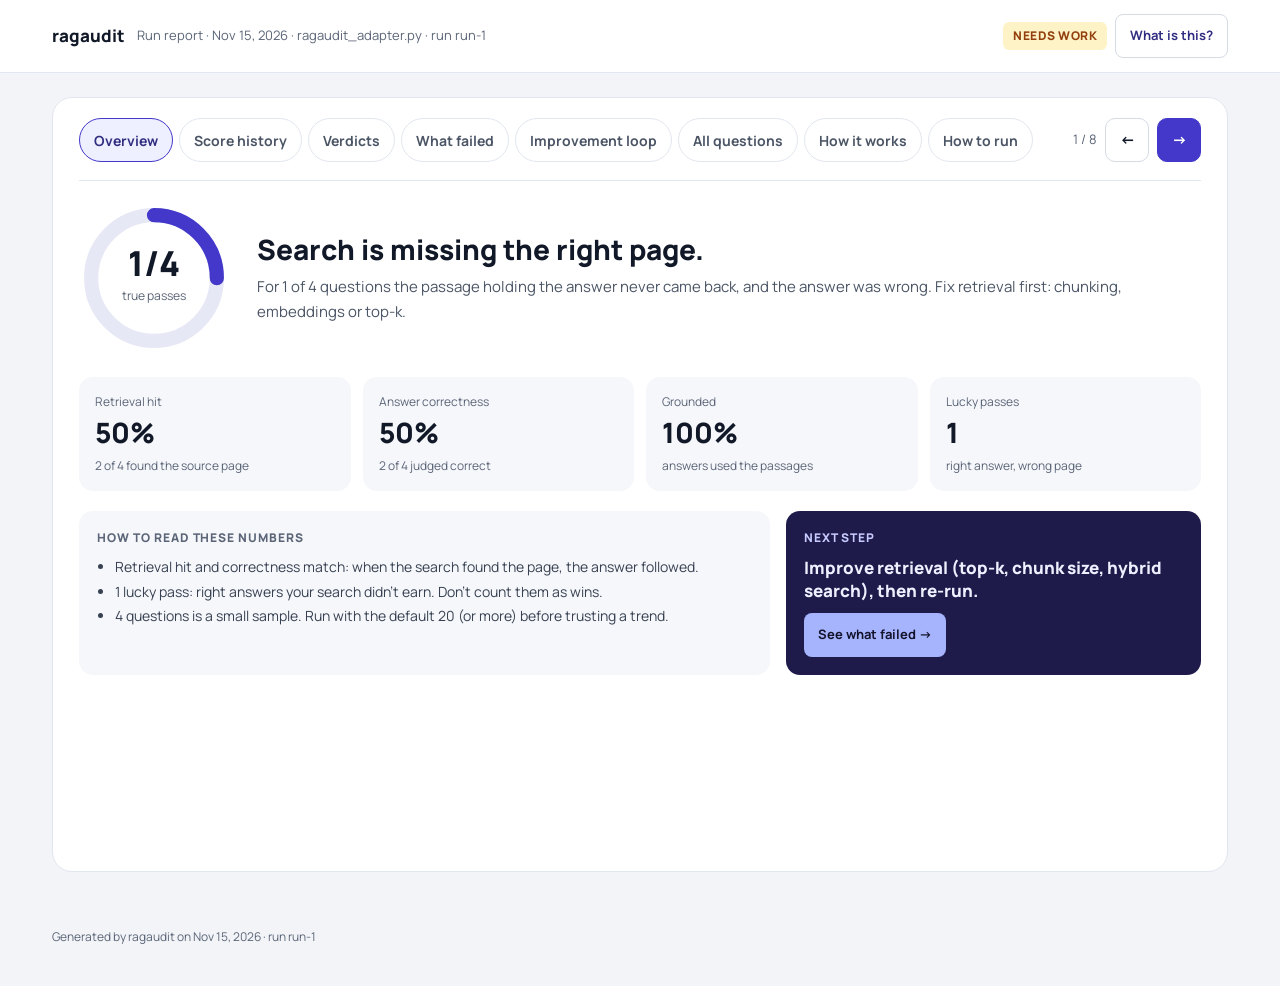
<file: tests/snapshots/report_v3_no_history.html>
<!DOCTYPE html>
<html lang="en" class="no-js">
<head>
<meta charset="utf-8">
<meta name="viewport" content="width=device-width, initial-scale=1">
<title>ragaudit report · Nov 15, 2026</title>
<link rel="preconnect" href="https://fonts.googleapis.com">
<link rel="preconnect" href="https://fonts.gstatic.com" crossorigin>
<link rel="stylesheet" href="https://fonts.googleapis.com/css2?family=Manrope:wght@400;500;600;700;800&amp;family=JetBrains+Mono:wght@400;500&amp;display=swap">
<style>
/* ragaudit design system: tokens and shared components.
   Canonical source. The report inlines it; the website links a synced copy
   (docs/assets/ragaudit.css, written by scripts/sync_site.py). */
:root {
  --page: #F2F4F8;
  --card: #FFFFFF;
  --border: #E2E6EE;
  --border-strong: #D5DAE3;
  --soft: #F6F7FB;
  --text: #111827;
  --text-2: #374151;
  --body: #4B5565;
  --muted: #5B6577;
  --indigo: #4338CA;
  --indigo-dark: #312E81;
  --deep: #1E1B4B;
  --deep-2: #2E2A6B;
  --night: #13122B;
  --night-border: #34316A;
  --tint: #EEF0FF;
  --tint-2: #E0E7FF;
  --lilac: #A5B4FC;
  --lilac-text: #C7CBFF;
  --on-deep: #EEF0FF;
  --on-deep-2: #D9DCFF;
  --amber: #F59E0B;
  --amber-line: #D97706;
  --amber-tint: #FEF3C7;
  --amber-soft: #FFFBEB;
  --amber-border: #FDE68A;
  --amber-text: #92400E;
  --amber-text-2: #78350F;
  --ring: #E6E8F5;
  --good: #15803D;
  --good-tint: #DCFCE7;
  --good-text: #14532D;
  --bad: #B91C1C;
  --grey-count: #5F6878;
  --font: Manrope, system-ui, -apple-system, "Segoe UI", Roboto, sans-serif;
  --mono: "JetBrains Mono", ui-monospace, SFMono-Regular, Menlo, Consolas, monospace;
}
* { box-sizing: border-box; }
html { -webkit-text-size-adjust: 100%; }
body { margin: 0; background: var(--page); color: var(--text); font-family: var(--font); line-height: 1.5; }
a { color: var(--indigo); }
a:hover { color: var(--indigo-dark); }
code, pre, .mono { font-family: var(--mono); }
h1, h2, h3 { margin: 0; }
button { font: inherit; }
:focus-visible { outline: 3px solid var(--indigo); outline-offset: 2px; }
.muted { color: var(--muted); }
.eyebrow { font-size: 12px; font-weight: 800; letter-spacing: 0.08em; }
.eyebrow.indigo { color: var(--indigo); }
.eyebrow.amber { color: var(--amber-text); }
.sr-only { position: absolute; width: 1px; height: 1px; padding: 0; margin: -1px; overflow: hidden; clip: rect(0 0 0 0); white-space: nowrap; border: 0; }

/* buttons */
.btn { display: inline-flex; align-items: center; justify-content: center; gap: 8px; min-height: 44px; padding: 8px 14px; border-radius: 8px; border: 1px solid var(--border-strong); background: var(--card); color: var(--indigo-dark); font-size: 13px; font-weight: 700; cursor: pointer; text-decoration: none; }
.btn:hover { border-color: var(--indigo); }
.btn-primary { background: var(--indigo); border-color: var(--indigo); color: #FFFFFF; }
.btn-primary:hover { background: var(--indigo-dark); color: #FFFFFF; }
.btn-arrow { min-width: 44px; padding: 0; font-weight: 800; font-size: 15px; color: var(--text); border-radius: 10px; }
.btn-arrow.btn-primary { color: #FFFFFF; }
.btn-small { font-size: 13px; font-weight: 600; color: var(--text); }
.btn-big { min-height: 48px; padding: 12px 20px; font-size: 15px; border-radius: 10px; font-weight: 800; }
.btn-ghost-big { min-height: 48px; padding: 12px 20px; font-size: 15px; border-radius: 10px; color: var(--text); }
.btn-lilac { background: var(--lilac); border: none; color: var(--night); align-self: flex-start; }
.btn-lilac:hover { background: var(--tint-2); color: var(--night); }

/* badges */
.badge { padding: 5px 10px; border-radius: 6px; font-size: 12px; font-weight: 800; letter-spacing: 0.04em; }
.badge-needs_work { background: var(--amber-tint); color: var(--amber-text); }
.badge-good { background: var(--tint); color: var(--indigo-dark); }
.badge-strong { background: var(--good-tint); color: var(--good-text); }

/* pill tabs */
.tabs { display: flex; flex-wrap: wrap; gap: 6px; }
.tab { min-height: 44px; padding: 8px 14px; border-radius: 999px; border: 1px solid var(--border); background: var(--card); color: var(--body); font-size: 14px; font-weight: 700; cursor: pointer; }
.tab[aria-selected="true"] { border-color: var(--indigo); background: var(--tint); color: var(--indigo-dark); }
.tab-nav { display: flex; align-items: center; gap: 8px; }
.tab-pos { font-size: 13px; color: var(--muted); }

/* layout helpers */
.row { display: flex; flex-wrap: wrap; gap: 28px; }
.row-16 { display: flex; flex-wrap: wrap; gap: 16px; }
.col-main { flex: 3 1 560px; min-width: 0; }
.col-2 { flex: 2 1 420px; min-width: 0; }
.col-side { flex: 1 1 280px; min-width: 0; display: flex; flex-direction: column; gap: 12px; }
.card-soft { background: var(--soft); border-radius: 14px; padding: 18px; }
.card-soft h3, .card-title { font-size: 15px; font-weight: 800; margin-bottom: 6px; }
.card-text { font-size: 14px; line-height: 1.6; color: var(--body); }
.card-label { font-size: 12px; font-weight: 800; letter-spacing: 0.08em; color: var(--muted); margin-bottom: 8px; }
.card-deep { background: var(--deep); color: var(--on-deep); border-radius: 14px; padding: 18px; display: flex; flex-direction: column; gap: 10px; }
.card-deep .card-label { color: var(--lilac-text); margin: 0; }
.card-deep ul { margin: 0; padding-left: 18px; font-size: 14px; line-height: 1.7; color: var(--on-deep-2); }
.card-deep code { display: block; background: var(--deep-2); border-radius: 8px; padding: 10px; font-size: 12px; overflow-x: auto; white-space: nowrap; color: var(--on-deep); }
.card-link { text-align: left; background: var(--deep); color: var(--on-deep); border: none; border-radius: 14px; padding: 18px; cursor: pointer; width: 100%; }
.card-link .card-text { color: var(--on-deep-2); }
.card-link:hover { background: var(--indigo-dark); }

/* score ring and stat cards */
.ring { flex: none; }
.stats { display: grid; grid-template-columns: repeat(4, minmax(0, 1fr)); gap: 12px; margin-bottom: 20px; }
.stat { background: var(--soft); border-radius: 14px; padding: 16px; min-width: 0; }
.stat-label, .stat-note { font-size: 12px; color: var(--muted); }
.stat-note { margin-top: 4px; }
.stat-value { font-size: 28px; font-weight: 800; }

/* verdict grid */
.verdicts { display: grid; grid-template-columns: 120px repeat(2, minmax(0, 1fr)); gap: 10px; }
.vg-col { font-size: 13px; font-weight: 800; color: var(--muted); text-align: center; align-self: end; }
.vg-row { font-size: 13px; font-weight: 800; color: var(--muted); display: flex; align-items: center; }
.cell { border-radius: 14px; padding: 18px; background: var(--soft); min-width: 0; }
.cell-head { display: flex; flex-wrap: wrap; align-items: baseline; gap: 10px; }
.cell-count { font-size: 34px; font-weight: 800; color: var(--grey-count); }
.cell-name { font-weight: 800; color: var(--text-2); }
.cell-text { font-size: 13px; line-height: 1.55; color: var(--body); margin-top: 6px; }
.cell-true_pass { background: var(--tint); }
.cell-true_pass .cell-count { color: var(--indigo); }
.cell-true_pass .cell-name, .cell-true_pass .cell-text { color: var(--indigo-dark); }
.cell.cell-hot { background: var(--amber-soft); border: 1px solid var(--amber-border); }
.cell.cell-hot .cell-count, .cell.cell-hot .cell-name { color: var(--amber-text); }
.cell.cell-hot .cell-text { color: var(--amber-text-2); }

/* chips */
.chip { display: inline-flex; align-items: center; gap: 8px; margin-top: 16px; padding: 7px 12px; border-radius: 999px; font-size: 13px; font-weight: 700; }
.chip-good { background: var(--good-tint); color: var(--good-text); }
.chip-warn { background: var(--amber-tint); color: var(--amber-text); }

/* code rows with copy buttons */
/* how to run */
.cmd-easy { border: 1px solid var(--border); border-radius: 14px; overflow: hidden; }
.cmd-easy-head { display: flex; align-items: center; gap: 12px; padding: 12px 14px; background: var(--soft); }
.cmd-n { flex: none; width: 26px; height: 26px; border-radius: 50%; background: var(--indigo); color: #FFFFFF; font-size: 13px; font-weight: 800; display: flex; align-items: center; justify-content: center; }
.cmd-what-strong { font-size: 14px; font-weight: 700; }
.cmd-easy-body { display: flex; align-items: center; gap: 12px; padding: 12px 14px; background: var(--night); }
.cmd-easy-body code { flex: 1 1 auto; min-width: 0; overflow-x: auto; white-space: nowrap; font-size: 14px; color: var(--on-deep); }
.cmd-easy-body .prompt { color: var(--lilac); }
.copy { flex: none; min-height: 44px; min-width: 88px; padding: 6px 12px; border-radius: 8px; border: 1px solid var(--border-strong); background: var(--card); color: var(--indigo-dark); font-size: 13px; font-weight: 700; cursor: pointer; }
.copy-dark { border-color: var(--night-border); background: var(--deep); color: var(--on-deep); }
.cmd-list { display: flex; flex-direction: column; gap: 8px; }
.cmd-row { display: flex; flex-wrap: wrap; align-items: center; gap: 12px; padding: 10px 12px; border: 1px solid var(--border); border-radius: 12px; }
.cmd-row code { flex: 1 1 320px; min-width: 0; overflow-x: auto; white-space: nowrap; font-size: 13px; background: var(--page); border-radius: 8px; padding: 8px 10px; color: var(--text); }
.cmd-row .cmd-what { flex: 1 1 220px; font-size: 13px; color: var(--body); min-width: 0; }
.cmd-inline { display: flex; flex-wrap: wrap; align-items: center; gap: 10px; margin-top: 10px; }
.cmd-inline code { flex: 1 1 260px; min-width: 0; overflow-x: auto; white-space: nowrap; font-size: 13px; background: var(--card); border: 1px solid var(--border); border-radius: 8px; padding: 10px; }

/* slides */
.slides { width: 100%; font-family: var(--font); }
.slides-inner { width: 100%; padding: 18px; border-radius: 16px; background: var(--card); border: 1px solid var(--border); }
.slides-top { display: flex; align-items: center; justify-content: space-between; gap: 12px; margin-bottom: 12px; }
.slide { margin: 0; }
.js .slide[hidden] { display: none; }
.no-js .slide[hidden] { display: none; }
.slide-svg { display: block; width: 100%; height: auto; background: var(--soft); border: 1px solid var(--border); border-radius: 12px; }
.slide-caption { display: block; margin-top: 14px; min-height: 64px; }
.slide-title { display: block; font-size: 17px; font-weight: 800; color: var(--text); }
.slide-body { display: block; font-size: 14px; line-height: 1.55; margin-top: 4px; color: var(--muted); }
.slides-nav { display: flex; align-items: center; justify-content: space-between; gap: 12px; margin-top: 12px; }
.no-js .slides-nav, .no-js .slides-fs { display: none; }
.slide-dots { display: flex; gap: 0; flex-wrap: wrap; }
.slide-dot { width: 34px; height: 44px; padding: 0; border: none; background: transparent; cursor: pointer; display: inline-flex; align-items: center; justify-content: center; }
.slide-dot::before { content: ""; display: block; width: 10px; height: 10px; border-radius: 5px; background: #CBD2DE; transition: width 0.2s; }
.slide-dot[aria-current="true"]::before { width: 26px; background: var(--indigo); }
.slides-arrows { display: flex; gap: 8px; }
.slides.fs, .slides:fullscreen { position: fixed; inset: 0; z-index: 1000; display: flex; align-items: center; justify-content: center; padding: 32px; background: rgba(17, 16, 46, 0.92); }
.slides:fullscreen { position: static; }
.slides.fs .slides-inner, .slides:fullscreen .slides-inner { max-width: 1040px; max-height: 100%; overflow: auto; padding: 24px; border-radius: 18px; border: none; }

/* slides, dark variant (website hero): the drawings switch palette in the macro; the frame follows here */
.slides-dark .slides-inner { background: #1A1838; border-color: var(--night-border); }
.slides-dark .slide-svg { background: var(--night); border-color: var(--night-border); }
.slides-dark .eyebrow.muted, .slides-dark .slide-body { color: #BCC0E8; }
.slides-dark .slide-title { color: var(--on-deep); }
.slides-dark .btn { background: #1A1838; border-color: var(--night-border); color: var(--on-deep); }
.slides-dark .btn:hover { border-color: var(--lilac); }
.slides-dark .btn-arrow.btn-primary { background: var(--lilac); border-color: var(--lilac); color: var(--night); }
.slides-dark .slide-dot::before { background: #4A4785; }
.slides-dark .slide-dot[aria-current="true"]::before { background: var(--lilac); }
.slides-dark:focus-visible, .slides-dark :focus-visible { outline-color: var(--lilac); }
.slides-dark.fs { background: rgba(8, 7, 22, 0.94); }

@media (max-width: 720px) {
  .stats { grid-template-columns: repeat(2, minmax(0, 1fr)); }
  .verdicts { grid-template-columns: 64px repeat(2, minmax(0, 1fr)); gap: 8px; }
  .vg-col, .vg-row { font-size: 11px; }
  .cell { padding: 12px; }
  .cell-count { font-size: 26px; }
  .slides.fs { padding: 8px; }
  .slide-dot { width: 24px; }
  .slides-nav { gap: 8px; }
  .col-main, .col-2, .col-side { flex-basis: 100%; }
  .row { gap: 20px; }
}
@media (prefers-reduced-motion: reduce) {
  *, *::before, *::after { transition: none !important; animation: none !important; scroll-behavior: auto !important; }
}

/* report-only layout and widgets; the shared design system (design.css) is inlined before this. */
/* header */
.top { background: var(--card); border-bottom: 1px solid var(--border); }
.top-inner { max-width: 1240px; margin: 0 auto; padding: 14px 32px; display: flex; flex-wrap: wrap; align-items: center; justify-content: space-between; gap: 12px; }
.brand { display: flex; flex-wrap: wrap; align-items: center; gap: 12px; min-width: 0; }
.brand-name { font-weight: 800; font-size: 17px; }
.brand-meta { font-size: 13px; color: var(--muted); overflow-wrap: anywhere; }
.top-actions { display: flex; align-items: center; gap: 8px; }

main { max-width: 1240px; margin: 0 auto; padding: 24px 32px 56px; }
.scope { font-size: 13px; color: var(--body); margin: 0 0 12px; }
.report { background: var(--card); border: 1px solid var(--border); border-radius: 20px; padding: 20px 26px 28px; }

/* tab bar and panels */
.tabbar { display: flex; flex-wrap: wrap; align-items: center; justify-content: space-between; gap: 12px; padding-bottom: 18px; margin-bottom: 22px; border-bottom: 1px solid var(--border); }
.no-js .tabbar { display: none; }
.panel { min-height: 640px; }
.js .panel[hidden] { display: none; }
.no-js .panel + .panel { margin-top: 40px; padding-top: 28px; border-top: 1px solid var(--border); min-height: 0; }
.no-js .panel { min-height: 0; }
.panel-title { font-size: 22px; font-weight: 800; margin: 0 0 6px; }
.panel-lede { margin: 0 0 18px; font-size: 14px; color: var(--body); }

/* overview */
.hero { display: flex; flex-wrap: wrap; align-items: center; gap: 28px; margin-bottom: 24px; }
.hero-text { flex: 1 1 420px; min-width: 0; }
.hero h1 { margin: 0 0 8px; font-size: 28px; font-weight: 800; line-height: 1.25; }
.hero p { margin: 0; font-size: 15px; line-height: 1.65; color: var(--body); }
.reading ul { margin: 0; padding-left: 18px; font-size: 14px; line-height: 1.75; color: var(--text-2); }
.next-title { font-size: 17px; font-weight: 800; line-height: 1.35; }

/* score history */
.chart-head { display: flex; flex-wrap: wrap; justify-content: space-between; align-items: baseline; gap: 10px; margin-bottom: 6px; }
.chart-title { font-size: 16px; font-weight: 800; }
.legend { display: flex; flex-wrap: wrap; gap: 14px; font-size: 12px; color: var(--muted); }
.legend-line { display: inline-block; width: 14px; height: 3px; border-radius: 2px; vertical-align: middle; margin-right: 6px; background: var(--indigo); }
.legend-dash { display: inline-block; width: 14px; height: 0; border-top: 3px dashed var(--amber-line); vertical-align: middle; margin-right: 6px; }
.legend-mark { display: inline-block; width: 9px; height: 9px; transform: rotate(45deg); background: var(--amber); vertical-align: middle; margin-right: 7px; }
.chart-sub { font-size: 12px; color: var(--muted); margin-bottom: 8px; }
.chart svg { display: block; width: 100%; height: auto; }
.runs { display: grid; grid-template-columns: repeat(auto-fill, minmax(76px, 1fr)); gap: 6px; margin-top: 6px; }
.run-btn { text-align: center; min-height: 44px; padding: 6px 4px; border-radius: 10px; cursor: pointer; color: var(--text); background: transparent; border: 1px solid var(--border); }
.run-btn[aria-pressed="true"] { color: #FFFFFF; background: var(--indigo); border-color: var(--indigo); }
.run-btn .run-name { display: block; font-size: 13px; font-weight: 800; }
.run-btn .run-date { display: block; font-size: 11px; }
.run-detail { display: flex; flex-wrap: wrap; gap: 16px; align-items: center; margin-top: 12px; padding: 14px 16px; border-radius: 12px; background: var(--page); }
.run-detail-main { flex: 1 1 220px; min-width: 0; }
.run-detail-meta { font-size: 12px; font-weight: 700; color: var(--muted); }
.run-detail-note { font-size: 15px; font-weight: 700; margin-top: 2px; overflow-wrap: anywhere; }
.run-detail-nums { display: flex; flex-wrap: wrap; gap: 18px; font-size: 13px; }
.run-detail-nums .num { font-size: 18px; font-weight: 800; }
.run-detail-warn { flex-basis: 100%; font-size: 13px; color: var(--amber-text); }
.delta-good { color: var(--good); }
.delta-bad { color: var(--bad); }
.older { font-size: 12px; color: var(--muted); margin-top: 8px; }
.empty { background: var(--soft); border-radius: 14px; padding: 18px; margin-top: 12px; }
.empty-title { font-size: 15px; font-weight: 800; margin-bottom: 8px; }

/* what failed */
.fail-layout { display: flex; flex-wrap: wrap; gap: 24px; align-items: flex-start; }
.fail-list { flex: 1 1 240px; max-width: 320px; min-width: 0; display: flex; flex-direction: column; gap: 6px; }
.fail-item { text-align: left; min-height: 44px; padding: 10px 12px; border-radius: 12px; border: 1px solid var(--border); background: var(--card); color: var(--text); cursor: pointer; font-size: 13px; line-height: 1.4; }
.fail-item[aria-pressed="true"] { border-color: var(--indigo); background: var(--tint); }
.fail-item .fail-kind { display: block; font-size: 11px; font-weight: 800; letter-spacing: 0.06em; color: var(--amber-text); margin-bottom: 2px; }
.fail-detail-wrap { flex: 999 1 560px; min-width: 0; }
.js .fail-detail[hidden] { display: none; }
.no-js .fail-detail + .fail-detail { margin-top: 32px; }
.fail-q { font-size: 22px; font-weight: 800; margin: 0 0 16px; overflow-wrap: anywhere; }
.answers { display: grid; grid-template-columns: repeat(2, minmax(0, 1fr)); gap: 10px; margin-bottom: 16px; }
.ans { border-radius: 12px; padding: 16px; min-width: 0; }
.ans-label { font-size: 12px; font-weight: 700; }
.ans-text { font-size: 18px; font-weight: 800; overflow-wrap: anywhere; }
.ans-key { background: var(--tint); color: var(--indigo-dark); }
.ans-got { background: var(--amber-soft); border: 1px solid var(--amber-border); color: var(--amber-text); }
.ans-got.ok { background: var(--tint); border-color: var(--tint); color: var(--indigo-dark); }
.passages { display: flex; flex-direction: column; gap: 8px; }
.passage { display: flex; gap: 12px; padding: 12px 14px; border-radius: 10px; border: 1px solid var(--border); min-width: 0; }
.passage.source { border: 2px solid var(--lilac); background: #F8F9FF; }
.passage-rank { font-family: var(--mono); font-size: 12px; color: var(--muted); flex: none; }
.passage.source .passage-rank { color: var(--indigo); font-weight: 500; }
.passage-text { font-family: var(--mono); font-size: 13px; line-height: 1.6; color: var(--text-2); min-width: 0; overflow-wrap: anywhere; }
.passage-text b { color: var(--text); }
.passage-tag { margin-left: auto; font-size: 12px; font-weight: 800; color: var(--indigo); flex: none; }
.passage.gold { border-style: dashed; }
.none-note { font-size: 14px; color: var(--body); }

/* improvement loop */
.bars { display: flex; flex-direction: column; gap: 14px; }
.bar-head { display: flex; justify-content: space-between; gap: 8px; font-size: 13px; margin-bottom: 6px; }
.bar { height: 12px; border-radius: 6px; background: var(--ring); }
.bar > span { display: block; height: 12px; border-radius: 6px; }
.changes { font-family: var(--mono); font-size: 13px; line-height: 2; }
.changes div { display: flex; justify-content: space-between; gap: 12px; }
.changes .knob { color: var(--muted); overflow-wrap: anywhere; }
.sparkline { display: block; width: 100%; max-width: 280px; height: auto; margin-top: 12px; }

/* all questions */
.table-head { display: flex; flex-wrap: wrap; justify-content: space-between; align-items: baseline; gap: 12px; margin-bottom: 14px; }
.chips { display: flex; flex-wrap: wrap; gap: 6px; margin-bottom: 12px; }
.filter { min-height: 44px; padding: 6px 12px; border-radius: 999px; border: 1px solid var(--border); background: var(--card); color: var(--body); font-size: 13px; font-weight: 700; cursor: pointer; }
.filter[aria-pressed="true"] { border-color: var(--indigo); background: var(--tint); color: var(--indigo-dark); }
.table-scroll { overflow-x: auto; -webkit-overflow-scrolling: touch; border-radius: 4px; }
table.cases { width: 100%; border-collapse: collapse; font-size: 14px; min-width: 760px; }
table.cases th { text-align: left; color: var(--muted); padding: 10px 8px; font-weight: 700; border-bottom: 1px solid var(--border); }
table.cases td { padding: 13px 8px; border-bottom: 1px solid #EEF0F5; vertical-align: top; overflow-wrap: anywhere; }
table.cases tr.hot { background: var(--amber-soft); }
.v-true_pass { color: var(--indigo); font-weight: 800; }
.v-lucky_pass, .v-generation_failure, .v-retrieval_failure { color: var(--amber-text); font-weight: 800; }
.facts { display: flex; flex-wrap: wrap; gap: 8px 24px; margin-top: 18px; font-size: 13px; color: var(--muted); }

/* welcome dialog */
.welcome { position: fixed; inset: 0; z-index: 100; background: rgba(17, 16, 46, 0.72); display: flex; align-items: center; justify-content: center; padding: 32px; }
.welcome[hidden] { display: none; }
.welcome-box { position: relative; width: 100%; max-width: 1100px; max-height: 100%; overflow: auto; background: var(--card); border-radius: 22px; padding: 30px; display: flex; flex-wrap: wrap; gap: 28px; align-items: center; }
.welcome-close { position: absolute; top: 14px; right: 14px; width: 44px; height: 44px; border-radius: 50%; border: 1px solid var(--border-strong); background: var(--card); color: var(--text); cursor: pointer; display: flex; align-items: center; justify-content: center; padding: 0; z-index: 2; }
.welcome-text { flex: 1 1 300px; min-width: 0; }
.welcome-text h2 { margin: 0 0 12px; font-size: 30px; font-weight: 800; line-height: 1.2; }
.welcome-text p { margin: 0 0 14px; font-size: 15px; line-height: 1.65; color: var(--body); }
.welcome-text p:last-of-type { margin-bottom: 22px; }
.welcome-actions { display: flex; flex-wrap: wrap; gap: 10px; }
.welcome-art { flex: 1 1 480px; min-width: 0; }

.foot { max-width: 1240px; margin: 0 auto; padding: 0 32px 40px; font-size: 12px; color: var(--muted); }

@media (max-width: 720px) {
  .top-inner { padding: 12px 16px; }
  main { padding: 16px 16px 40px; }
  .foot { padding: 0 16px 32px; }
  .report { padding: 16px 14px 22px; border-radius: 16px; }
  .hero h1 { font-size: 23px; }
  .hero { gap: 18px; }
  .answers { grid-template-columns: minmax(0, 1fr); }
  .fail-list { max-width: none; }
  .welcome { padding: 12px; align-items: flex-start; }
  .welcome-box { padding: 22px 16px; gap: 18px; }
  .welcome-text h2 { font-size: 24px; padding-right: 40px; }
  .hero-text, .welcome-art, .welcome-text, .fail-detail-wrap { flex-basis: 100%; }
  .tab-nav { margin-left: auto; }
}

</style>
</head>
<body>
<header class="top">
  <div class="top-inner">
    <div class="brand">
      <div class="brand-name">ragaudit</div>
      <div class="brand-meta">Run report · Nov 15, 2026 · ragaudit_adapter.py · run run-1</div>
    </div>
    <div class="top-actions">
      <span class="badge badge-needs_work" title="STRONG: 80% or more true passes · GOOD: 60% or more · NEEDS WORK: below 60%">NEEDS WORK</span>
      <button type="button" class="btn" data-welcome-open>What is this?</button>
    </div>
  </div>
</header>

<main>
  
  <section class="report" aria-label="Report">
    <div class="tabbar">
      <div class="tabs" role="tablist" aria-label="Report sections">
        <button type="button" role="tab" id="tab-overview" data-tab="overview" aria-controls="panel-overview" aria-selected="true" tabindex="0" class="tab">Overview</button>
        <button type="button" role="tab" id="tab-history" data-tab="history" aria-controls="panel-history" aria-selected="false" tabindex="-1" class="tab">Score history</button>
        <button type="button" role="tab" id="tab-verdicts" data-tab="verdicts" aria-controls="panel-verdicts" aria-selected="false" tabindex="-1" class="tab">Verdicts</button>
        <button type="button" role="tab" id="tab-failed" data-tab="failed" aria-controls="panel-failed" aria-selected="false" tabindex="-1" class="tab">What failed</button>
        <button type="button" role="tab" id="tab-loop" data-tab="loop" aria-controls="panel-loop" aria-selected="false" tabindex="-1" class="tab">Improvement loop</button>
        <button type="button" role="tab" id="tab-questions" data-tab="questions" aria-controls="panel-questions" aria-selected="false" tabindex="-1" class="tab">All questions</button>
        <button type="button" role="tab" id="tab-how" data-tab="how" aria-controls="panel-how" aria-selected="false" tabindex="-1" class="tab">How it works</button>
        <button type="button" role="tab" id="tab-run" data-tab="run" aria-controls="panel-run" aria-selected="false" tabindex="-1" class="tab">How to run</button>
      </div>
      <div class="tab-nav">
        <span class="tab-pos" data-tab-pos>1 / 8</span>
        <button type="button" class="btn btn-arrow" data-tab-prev aria-label="Previous section">←</button>
        <button type="button" class="btn btn-arrow btn-primary" data-tab-next aria-label="Next section">→</button>
      </div>
    </div>

    
    <div class="panel" role="tabpanel" id="panel-overview" aria-labelledby="tab-overview">
      <div class="hero">
        <svg class="ring" width="150" height="150" viewBox="0 0 148 148" role="img" aria-label="1 of 4 true passes">
          <circle cx="74" cy="74" r="62" fill="none" stroke="#E6E8F5" stroke-width="14"></circle>
          <circle cx="74" cy="74" r="62" fill="none" stroke="#4338CA" stroke-width="14" stroke-linecap="round" stroke-dasharray="97.4 389.6" transform="rotate(-90 74 74)"></circle>
          <text x="74" y="72" text-anchor="middle" font-family="Manrope, system-ui, sans-serif" font-size="34" font-weight="800" fill="#111827">1/4</text>
          <text x="74" y="96" text-anchor="middle" font-family="Manrope, system-ui, sans-serif" font-size="12" fill="#5B6577">true passes</text>
        </svg>
        <div class="hero-text">
          <h1>Search is missing the right page.</h1>
          <p>For 1 of 4 questions the passage holding the answer never came back, and the answer was wrong. Fix retrieval first: chunking, embeddings or top-k.</p>
        </div>
      </div>
      <div class="stats">
        
        <div class="stat"><div class="stat-label">Retrieval hit</div><div class="stat-value">50%</div><div class="stat-note">2 of 4 found the source page</div></div>
        
        <div class="stat"><div class="stat-label">Answer correctness</div><div class="stat-value">50%</div><div class="stat-note">2 of 4 judged correct</div></div>
        
        <div class="stat"><div class="stat-label">Grounded</div><div class="stat-value">100%</div><div class="stat-note">answers used the passages</div></div>
        
        <div class="stat"><div class="stat-label">Lucky passes</div><div class="stat-value">1</div><div class="stat-note">right answer, wrong page</div></div>
        
      </div>
      <div class="row-16">
        <div class="card-soft reading col-2">
          <div class="card-label">HOW TO READ THESE NUMBERS</div>
          <ul><li>Retrieval hit and correctness match: when the search found the page, the answer followed.</li><li>1 lucky pass: right answers your search didn&#39;t earn. Don&#39;t count them as wins.</li><li>4 questions is a small sample. Run with the default 20 (or more) before trusting a trend.</li></ul>
        </div>
        <div class="card-deep col-side">
          <div class="card-label">NEXT STEP</div>
          <div class="next-title">Improve retrieval (top-k, chunk size, hybrid search), then re-run.</div>
          <button type="button" class="btn btn-lilac" data-goto="failed">See what failed →</button>
        </div>
      </div>
    </div>

    
    <div class="panel" role="tabpanel" id="panel-history" aria-labelledby="tab-history" hidden>
      <h2 class="sr-only">Score history</h2>
      <div class="row">
        <div class="col-main chart" data-chart>
          
          <div class="chart-head">
            <div class="chart-title">Score history</div>
            <div class="legend">
              <span><span class="legend-line" aria-hidden="true"></span>true pass</span>
              <span><span class="legend-dash" aria-hidden="true"></span>retrieval hit</span>
              
            </div>
          </div>
          
          <div class="empty">
            <div class="empty-title">No runs recorded for this project yet</div>
            <div class="card-text">Runs from <code>ragaudit check</code> and <code>ragaudit improve</code> are saved in a .ragaudit folder next to your documents and drawn here.</div>
            <div class="cmd-inline"><code>ragaudit check --docs ./docs --adapter ragaudit_adapter.py</code><button type="button" class="copy" data-copy="ragaudit check --docs ./docs --adapter ragaudit_adapter.py" aria-label="Copy command: ragaudit check --docs ./docs --adapter ragaudit_adapter.py">Copy</button></div>
          </div>
          
        </div>
        <div class="col-side">
          <div class="card-soft"><div class="card-label">WHERE THIS COMES FROM</div><div class="card-text">Every check is saved in your project folder, so each new report draws every earlier run.</div></div>
          <div class="card-soft"><div class="card-label">FAIR COMPARISONS</div><div class="card-text">Runs reuse the same questions while your documents stay the same. Runs where documents changed are marked.</div></div>
          <div class="card-soft"><div class="card-label">READING A DIP</div><div class="card-text">A drop right after new documents usually means look-alike pages now compete. Try raising top-k or adding re-ranking.</div></div>
        </div>
      </div>
    </div>

    
    <div class="panel" role="tabpanel" id="panel-verdicts" aria-labelledby="tab-verdicts" hidden>
      <h2 class="panel-title">Verdicts: two checks, crossed</h2>
      <p class="panel-lede">Each question is judged on retrieval and on the answer separately. Where it lands tells you what to fix.</p>
      <div class="verdicts">
        <div></div>
        <div class="vg-col">FOUND THE PAGE</div>
        <div class="vg-col">MISSED THE PAGE</div>
        <div class="vg-row">RIGHT ANSWER</div>
        <div class="cell cell-true_pass"><div class="cell-head"><span class="cell-count">1</span><span class="cell-name">True pass</span></div><div class="cell-text">Worked end to end. This is the number to protect when you change anything.</div></div>
        <div class="cell cell-hot"><div class="cell-head"><span class="cell-count">1</span><span class="cell-name">Lucky pass</span></div><div class="cell-text">Right answer from the wrong page: the model guessed from memory. Each one is re-asked with no pages to confirm.</div></div>
        <div class="vg-row">WRONG ANSWER</div>
        <div class="cell"><div class="cell-head"><span class="cell-count">1</span><span class="cell-name">Generation failure</span></div><div class="cell-text">The page was there and the model still got it wrong. Fix the prompt, passage length or model.</div></div>
        <div class="cell"><div class="cell-head"><span class="cell-count">1</span><span class="cell-name">Retrieval failure</span></div><div class="cell-text">Wrong page, wrong answer. Fix chunking, embeddings or top-k.</div></div>
      </div>
    </div>

    
    <div class="panel" role="tabpanel" id="panel-failed" aria-labelledby="tab-failed" hidden>
      
      <h2 class="sr-only">What failed</h2>
      <div class="fail-layout">
        
        <div class="fail-list" aria-label="Failing questions">
          
          <button type="button" class="fail-item" data-fail aria-pressed="true"><span class="fail-kind">GENERATION FAILURE</span>How many questions does check write by default (2)?</button>
          
          <button type="button" class="fail-item" data-fail aria-pressed="false"><span class="fail-kind">LUCKY PASS</span>How many questions does check write by default (3)?</button>
          
          <button type="button" class="fail-item" data-fail aria-pressed="false"><span class="fail-kind">RETRIEVAL FAILURE</span>How many questions does check write by default (4)?</button>
          
        </div>
        
        <div class="fail-detail-wrap">
          
          <article class="fail-detail" data-fail-detail>
            <div class="row">
              <div class="col-2">
                <div class="eyebrow amber" style="margin-bottom: 8px">GENERATION FAILURE · 1 OF 3</div>
                <h3 class="fail-q">How many questions does check write by default (2)?</h3>
                <div class="answers">
                  <div class="ans ans-key"><div class="ans-label">Answer key</div><div class="ans-text">20</div></div>
                  <div class="ans ans-got"><div class="ans-label">Pipeline said</div><div class="ans-text">5</div></div>
                </div>
                <div class="card-label">WHAT THE SEARCH RETURNED</div>
                <div class="passages">
                  
                  <div class="passage source"><span class="passage-rank">#1</span><span class="passage-text">generate (default <b>20</b> questions total) e.g. --questions 5</span><span class="passage-tag">source</span></div>
                  
                  <div class="passage"><span class="passage-rank">#2</span><span class="passage-text">Run without --questions</span></div>
                  
                </div>
                
              </div>
              <div class="col-side">
                <div class="card-soft"><div class="card-label">WHY IT FAILED</div><div class="card-text">The right passage came back (rank #1), but the answer did not match the key. The miss happened after the search: in the prompt or the model. Judge: expected 20</div></div>
                <div class="card-deep">
                  <div class="card-label">TRY THIS</div>
                  <ul><li>Answer only the exact question asked</li><li>Answer only from the passage</li><li>Pass fewer, shorter passages</li></ul>
                  <code>ragaudit check --docs ./docs --adapter ragaudit_adapter.py --note &#34;what you changed&#34;</code>
                </div>
              </div>
            </div>
          </article>
          
          <article class="fail-detail" data-fail-detail hidden>
            <div class="row">
              <div class="col-2">
                <div class="eyebrow amber" style="margin-bottom: 8px">LUCKY PASS · 2 OF 3</div>
                <h3 class="fail-q">How many questions does check write by default (3)?</h3>
                <div class="answers">
                  <div class="ans ans-key"><div class="ans-label">Answer key</div><div class="ans-text">20</div></div>
                  <div class="ans ans-got ok"><div class="ans-label">Pipeline said</div><div class="ans-text">20</div></div>
                </div>
                <div class="card-label">WHAT THE SEARCH RETURNED</div>
                <div class="passages">
                  
                  <div class="passage"><span class="passage-rank">#1</span><span class="passage-text">generate (default 20 questions total) e.g. --questions 5</span></div>
                  
                  <div class="passage"><span class="passage-rank">#2</span><span class="passage-text">Run without --questions</span></div>
                  
                </div>
                
                <div class="card-label" style="margin-top: 16px">THE PAGE IT SHOULD HAVE FOUND</div>
                <div class="passages"><div class="passage gold"><span class="passage-rank">src</span><span class="passage-text">The default is <b>20</b> questions.</span></div></div>
                
              </div>
              <div class="col-side">
                <div class="card-soft"><div class="card-label">WHY IT FAILED</div><div class="card-text">The answer matched the key, but the passage it lives on was not retrieved, so the model answered from memory or from a look-alike page. Re-asked with no passages at all, it was still right: confirmed from memory. Judge: expected 20</div></div>
                <div class="card-deep">
                  <div class="card-label">TRY THIS</div>
                  <ul><li>Fix retrieval first: this page should come back</li><li>Tell the model to answer only from the context</li><li>Raise top-k or add re-ranking</li></ul>
                  <code>ragaudit check --docs ./docs --adapter ragaudit_adapter.py --note &#34;what you changed&#34;</code>
                </div>
              </div>
            </div>
          </article>
          
          <article class="fail-detail" data-fail-detail hidden>
            <div class="row">
              <div class="col-2">
                <div class="eyebrow amber" style="margin-bottom: 8px">RETRIEVAL FAILURE · 3 OF 3</div>
                <h3 class="fail-q">How many questions does check write by default (4)?</h3>
                <div class="answers">
                  <div class="ans ans-key"><div class="ans-label">Answer key</div><div class="ans-text">20</div></div>
                  <div class="ans ans-got"><div class="ans-label">Pipeline said</div><div class="ans-text">5</div></div>
                </div>
                <div class="card-label">WHAT THE SEARCH RETURNED</div>
                <div class="passages">
                  
                  <div class="none-note">Your adapter returned no passages for this question.</div>
                  
                </div>
                
                <div class="card-label" style="margin-top: 16px">THE PAGE IT SHOULD HAVE FOUND</div>
                <div class="passages"><div class="passage gold"><span class="passage-rank">src</span><span class="passage-text">The default is <b>20</b> questions.</span></div></div>
                
              </div>
              <div class="col-side">
                <div class="card-soft"><div class="card-label">WHY IT FAILED</div><div class="card-text">The search did not return the passage this question was written from, and the answer was wrong. Judge: expected 20</div></div>
                <div class="card-deep">
                  <div class="card-label">TRY THIS</div>
                  <ul><li>Retrieve more passages (raise top-k)</li><li>Try smaller chunks, or add keyword or hybrid search</li><li>Check this page is in your index at all</li></ul>
                  <code>ragaudit check --docs ./docs --adapter ragaudit_adapter.py --note &#34;what you changed&#34;</code>
                </div>
              </div>
            </div>
          </article>
          
        </div>
      </div>
      
    </div>

    
    <div class="panel" role="tabpanel" id="panel-loop" aria-labelledby="tab-loop" hidden>
      
      
      <h2 class="panel-title">Self-improvement loop</h2>
      <p class="panel-lede">ragaudit improve tries different settings on practice questions and keeps whatever scores better. It then scores your old and new settings once on a locked final exam, so you can see whether the gain is real.</p>
      <div class="empty"><div class="empty-title">No improvement run for this project yet</div><div class="cmd-inline"><code>ragaudit improve --docs ./docs --adapter ragaudit_adapter.py</code><button type="button" class="copy" data-copy="ragaudit improve --docs ./docs --adapter ragaudit_adapter.py" aria-label="Copy command: ragaudit improve --docs ./docs --adapter ragaudit_adapter.py">Copy</button></div></div>
      
    </div>

    
    <div class="panel" role="tabpanel" id="panel-questions" aria-labelledby="tab-questions" hidden>
      <div class="table-head">
        <h2 class="panel-title" style="margin: 0">All 4 questions</h2>
        <div class="muted" style="font-size: 13px">matched by text · threshold 0.5</div>
      </div>
      
      <div class="chips" aria-label="Filter by verdict">
        <button type="button" class="filter" data-filter="all" aria-pressed="true">All (4)</button><button type="button" class="filter" data-filter="true_pass" aria-pressed="false">True pass (1)</button><button type="button" class="filter" data-filter="lucky_pass" aria-pressed="false">Lucky pass (1)</button><button type="button" class="filter" data-filter="generation_failure" aria-pressed="false">Generation failure (1)</button><button type="button" class="filter" data-filter="retrieval_failure" aria-pressed="false">Retrieval failure (1)</button>
      </div>
      
      <div class="table-scroll" tabindex="0" aria-label="All questions table, scrolls sideways">
        <table class="cases">
          <thead><tr><th scope="col">Question</th><th scope="col" style="width: 150px">Key</th><th scope="col" style="width: 170px">Answered</th><th scope="col" style="width: 60px">Rank</th><th scope="col" style="width: 160px">Verdict</th></tr></thead>
          <tbody>
            
            <tr data-case="true_pass"><td>How many questions does check write by default (1)?</td><td>20</td><td>20</td><td>#1</td><td class="v-true_pass">True pass</td></tr>
            
            <tr data-case="generation_failure" class="hot"><td>How many questions does check write by default (2)?</td><td>20</td><td>5</td><td>#1</td><td class="v-generation_failure">Generation failure</td></tr>
            
            <tr data-case="lucky_pass" class="hot"><td>How many questions does check write by default (3)?</td><td>20</td><td>20</td><td>–</td><td class="v-lucky_pass">Lucky pass</td></tr>
            
            <tr data-case="retrieval_failure" class="hot"><td>How many questions does check write by default (4)?</td><td>20</td><td>5</td><td>–</td><td class="v-retrieval_failure">Retrieval failure</td></tr>
            
          </tbody>
        </table>
      </div>
      <div class="facts"><span>Ablation: 1 of 1 lucky pass(es) still right with no passages</span><span>Judge parse failures: 0</span><span>Model calls: 15</span><span>matched by text · threshold 0.5</span></div>
    </div>

    
    <div class="panel" role="tabpanel" id="panel-how" aria-labelledby="tab-how" hidden>
      <h2 class="sr-only">How it works</h2>
      <div class="row" style="align-items: flex-start">
        <div class="col-main">
<div class="slides" data-slides id="how-slides">
<div class="slides-inner">
<div class="slides-top">
<div class="eyebrow muted">HOW IT WORKS · <span data-slide-label>1 / 6</span></div>
<button type="button" class="btn btn-small slides-fs" data-slide-fs aria-label="Open pictures full screen"><svg width="16" height="16" viewBox="0 0 16 16" fill="none" stroke="currentColor" stroke-width="1.6" stroke-linecap="round" aria-hidden="true"><path d="M2 6V2h4M10 2h4v4M14 10v4h-4M6 14H2v-4"></path></svg><span data-slide-fs-text>Full screen</span></button>
</div>
<div class="slides-stage">
<figure class="slide" data-slide="0">
<svg viewBox="0 0 640 340" class="slide-svg" role="img" aria-label="Three document pages turn into three quiz cards, each pinned to a page number">
<rect x="94" y="54" width="150" height="196" rx="10" fill="#FFFFFF" stroke="#CBD2DE" stroke-width="2"></rect>
<rect x="82" y="66" width="150" height="196" rx="10" fill="#FFFFFF" stroke="#CBD2DE" stroke-width="2"></rect>
<rect x="70" y="78" width="150" height="196" rx="10" fill="#FFFFFF" stroke="#CBD2DE" stroke-width="2"></rect>
<rect x="90" y="102" width="90" height="10" rx="5" fill="#4338CA"></rect>
<rect x="90" y="126" width="110" height="7" rx="3.5" fill="#CBD2DE"></rect>
<rect x="90" y="142" width="100" height="7" rx="3.5" fill="#CBD2DE"></rect>
<rect x="90" y="158" width="112" height="7" rx="3.5" fill="#CBD2DE"></rect>
<rect x="90" y="174" width="80" height="7" rx="3.5" fill="#CBD2DE"></rect>
<rect x="90" y="198" width="106" height="7" rx="3.5" fill="#CBD2DE"></rect>
<rect x="90" y="214" width="94" height="7" rx="3.5" fill="#CBD2DE"></rect>
<text x="145" y="304" text-anchor="middle" font-family="Manrope, system-ui, sans-serif" font-size="15" font-weight="700" fill="#111827">your docs</text>
<path d="M268 170h66" stroke="#4338CA" stroke-width="4" stroke-linecap="round"></path>
<path d="M322 158l14 12-14 12" fill="none" stroke="#4338CA" stroke-width="4" stroke-linecap="round" stroke-linejoin="round"></path>
<rect x="370" y="58" width="210" height="64" rx="12" fill="#E0E7FF"></rect>
<text x="390" y="96" font-family="Manrope, system-ui, sans-serif" font-size="18" font-weight="800" fill="#4338CA">Q1</text>
<rect x="426" y="84" width="86" height="8" rx="4" fill="#A5B4FC"></rect>
<rect x="522" y="78" width="44" height="22" rx="11" fill="#4338CA"></rect>
<text x="544" y="94" text-anchor="middle" font-family="Manrope, system-ui, sans-serif" font-size="12" font-weight="700" fill="#FFFFFF">p.2</text>
<rect x="370" y="138" width="210" height="64" rx="12" fill="#E0E7FF"></rect>
<text x="390" y="176" font-family="Manrope, system-ui, sans-serif" font-size="18" font-weight="800" fill="#4338CA">Q2</text>
<rect x="426" y="164" width="70" height="8" rx="4" fill="#A5B4FC"></rect>
<rect x="522" y="158" width="44" height="22" rx="11" fill="#4338CA"></rect>
<text x="544" y="174" text-anchor="middle" font-family="Manrope, system-ui, sans-serif" font-size="12" font-weight="700" fill="#FFFFFF">p.5</text>
<rect x="370" y="218" width="210" height="64" rx="12" fill="#E0E7FF"></rect>
<text x="390" y="256" font-family="Manrope, system-ui, sans-serif" font-size="18" font-weight="800" fill="#4338CA">Q3</text>
<rect x="426" y="244" width="80" height="8" rx="4" fill="#A5B4FC"></rect>
<rect x="522" y="238" width="44" height="22" rx="11" fill="#4338CA"></rect>
<text x="544" y="254" text-anchor="middle" font-family="Manrope, system-ui, sans-serif" font-size="12" font-weight="700" fill="#FFFFFF">p.9</text>
<text x="475" y="314" text-anchor="middle" font-family="Manrope, system-ui, sans-serif" font-size="15" font-weight="700" fill="#111827">a quiz, each answer pinned to its page</text>
</svg>
<figcaption class="slide-caption"><span class="slide-title">Your documents become a quiz</span><span class="slide-body">ragaudit writes questions from your files and pins each answer to the page it came from.</span></figcaption>
</figure>
<figure class="slide" data-slide="1" hidden>
<svg viewBox="0 0 640 340" class="slide-svg" role="img" aria-label="A magnifying glass finds the pinned page among five pages and marks it with a check">
<rect x="54" y="96" width="84" height="112" rx="8" fill="#FFFFFF" stroke="#CBD2DE" stroke-width="2"></rect>
<rect x="160" y="96" width="84" height="112" rx="8" fill="#FFFFFF" stroke="#CBD2DE" stroke-width="2"></rect>
<rect x="266" y="96" width="84" height="112" rx="8" fill="#E0E7FF" stroke="#4338CA" stroke-width="3"></rect>
<rect x="372" y="96" width="84" height="112" rx="8" fill="#FFFFFF" stroke="#CBD2DE" stroke-width="2"></rect>
<rect x="478" y="96" width="84" height="112" rx="8" fill="#FFFFFF" stroke="#CBD2DE" stroke-width="2"></rect>
<rect x="280" y="116" width="44" height="8" rx="4" fill="#4338CA"></rect>
<rect x="280" y="134" width="56" height="6" rx="3" fill="#A5B4FC"></rect>
<rect x="280" y="148" width="50" height="6" rx="3" fill="#A5B4FC"></rect>
<rect x="280" y="162" width="54" height="6" rx="3" fill="#A5B4FC"></rect>
<text x="308" y="196" text-anchor="middle" font-family="Manrope, system-ui, sans-serif" font-size="12" font-weight="800" fill="#4338CA">p.5</text>
<circle cx="308" cy="152" r="76" fill="none" stroke="#1E1B4B" stroke-width="8"></circle>
<path d="M362 206l52 52" stroke="#1E1B4B" stroke-width="16" stroke-linecap="round"></path>
<circle cx="368" cy="86" r="20" fill="#4338CA"></circle>
<path d="M359 86l6 7 12-14" fill="none" stroke="#FFFFFF" stroke-width="4" stroke-linecap="round" stroke-linejoin="round"></path>
<rect x="150" y="282" width="340" height="38" rx="19" fill="#FFFFFF" stroke="#E2E6EE" stroke-width="2"></rect>
<text x="320" y="307" text-anchor="middle" font-family="Manrope, system-ui, sans-serif" font-size="15" font-weight="700" fill="#111827">Q2 pinned to p.5 · search returned p.5 ✓</text>
</svg>
<figcaption class="slide-caption"><span class="slide-title">Check 1: did it find the right page?</span><span class="slide-body">We look at what your search returned. If the pinned page is in there, that is a hit.</span></figcaption>
</figure>
<figure class="slide" data-slide="2" hidden>
<svg viewBox="0 0 640 340" class="slide-svg" role="img" aria-label="The answer key says 20, the pipeline said 5, and the judge marks it wrong">
<rect x="60" y="66" width="220" height="132" rx="18" fill="#E0E7FF"></rect>
<path d="M110 198l-6 30 30-30z" fill="#E0E7FF"></path>
<text x="84" y="104" font-family="Manrope, system-ui, sans-serif" font-size="15" font-weight="700" fill="#4338CA">answer key</text>
<text x="84" y="170" font-family="Manrope, system-ui, sans-serif" font-size="58" font-weight="800" fill="#4338CA">20</text>
<rect x="360" y="66" width="220" height="132" rx="18" fill="#FEF3C7" stroke="#F59E0B" stroke-width="3"></rect>
<path d="M530 198l6 30-30-30z" fill="#FEF3C7"></path>
<text x="384" y="104" font-family="Manrope, system-ui, sans-serif" font-size="15" font-weight="700" fill="#92400E">your pipeline said</text>
<text x="384" y="170" font-family="Manrope, system-ui, sans-serif" font-size="58" font-weight="800" fill="#92400E">5</text>
<text x="320" y="152" text-anchor="middle" font-family="Manrope, system-ui, sans-serif" font-size="44" font-weight="800" fill="#5B6577">≠</text>
<rect x="200" y="258" width="240" height="44" rx="22" fill="#1E1B4B"></rect>
<text x="320" y="286" text-anchor="middle" font-family="Manrope, system-ui, sans-serif" font-size="16" font-weight="700" fill="#FFFFFF">judge model: wrong ✕</text>
</svg>
<figcaption class="slide-caption"><span class="slide-title">Check 2: was the answer right?</span><span class="slide-body">A separate judge model compares your pipeline’s answer to the answer key.</span></figcaption>
</figure>
<figure class="slide" data-slide="3" hidden>
<svg viewBox="0 0 640 340" class="slide-svg" role="img" aria-label="A two by two grid: true pass, lucky pass highlighted, generation failure and retrieval failure">
<text x="250" y="42" text-anchor="middle" font-family="Manrope, system-ui, sans-serif" font-size="14" font-weight="700" fill="#5B6577">found the page</text>
<text x="440" y="42" text-anchor="middle" font-family="Manrope, system-ui, sans-serif" font-size="14" font-weight="700" fill="#5B6577">missed the page</text>
<text x="148" y="116" text-anchor="end" font-family="Manrope, system-ui, sans-serif" font-size="14" font-weight="700" fill="#5B6577">right</text>
<text x="148" y="246" text-anchor="end" font-family="Manrope, system-ui, sans-serif" font-size="14" font-weight="700" fill="#5B6577">wrong</text>
<rect x="160" y="56" width="180" height="118" rx="14" fill="#E0E7FF"></rect>
<text x="250" y="112" text-anchor="middle" font-family="Manrope, system-ui, sans-serif" font-size="19" font-weight="800" fill="#4338CA">true pass</text>
<text x="250" y="138" text-anchor="middle" font-family="Manrope, system-ui, sans-serif" font-size="13" fill="#4338CA">it worked</text>
<rect x="350" y="56" width="180" height="118" rx="14" fill="#FEF3C7" stroke="#F59E0B" stroke-width="3"></rect>
<text x="440" y="112" text-anchor="middle" font-family="Manrope, system-ui, sans-serif" font-size="19" font-weight="800" fill="#92400E">lucky pass</text>
<text x="440" y="138" text-anchor="middle" font-family="Manrope, system-ui, sans-serif" font-size="13" fill="#92400E">guessed from memory</text>
<path d="M520 46l5 11 12 1-9 8 3 12-11-6-11 6 3-12-9-8 12-1z" fill="#F59E0B"></path>
<rect x="160" y="184" width="180" height="118" rx="14" fill="#FFFFFF" stroke="#CBD2DE" stroke-width="2"></rect>
<text x="250" y="240" text-anchor="middle" font-family="Manrope, system-ui, sans-serif" font-size="17" font-weight="800" fill="#111827">generation fail</text>
<text x="250" y="266" text-anchor="middle" font-family="Manrope, system-ui, sans-serif" font-size="13" fill="#5B6577">fix the prompt</text>
<rect x="350" y="184" width="180" height="118" rx="14" fill="#FFFFFF" stroke="#CBD2DE" stroke-width="2"></rect>
<text x="440" y="240" text-anchor="middle" font-family="Manrope, system-ui, sans-serif" font-size="17" font-weight="800" fill="#111827">retrieval fail</text>
<text x="440" y="266" text-anchor="middle" font-family="Manrope, system-ui, sans-serif" font-size="13" fill="#5B6577">fix the search</text>
</svg>
<figcaption class="slide-caption"><span class="slide-title">Two checks, four verdicts</span><span class="slide-body">A lucky pass is a right answer from the wrong page. Most tests count it as a win; ragaudit flags it.</span></figcaption>
</figure>
<figure class="slide" data-slide="4" hidden>
<svg viewBox="0 0 640 340" class="slide-svg" role="img" aria-label="Practice questions feed a tuning loop that keeps better settings, while a locked final exam is opened once at the end">
<rect x="66" y="96" width="140" height="96" rx="12" fill="#E0E7FF" stroke="#A5B4FC" stroke-width="2"></rect>
<rect x="58" y="108" width="140" height="96" rx="12" fill="#E0E7FF" stroke="#A5B4FC" stroke-width="2"></rect>
<rect x="50" y="120" width="140" height="96" rx="12" fill="#FFFFFF" stroke="#4338CA" stroke-width="2"></rect>
<text x="120" y="162" text-anchor="middle" font-family="Manrope, system-ui, sans-serif" font-size="17" font-weight="800" fill="#4338CA">practice</text>
<text x="120" y="186" text-anchor="middle" font-family="Manrope, system-ui, sans-serif" font-size="13" fill="#5B6577">7 of 10 questions</text>
<path d="M200 168h44" stroke="#4338CA" stroke-width="4" stroke-linecap="round"></path>
<circle cx="320" cy="168" r="62" fill="none" stroke="#4338CA" stroke-width="6" stroke-dasharray="300 90"></circle>
<path d="M366 120l14 -4 -4 14" fill="none" stroke="#4338CA" stroke-width="6" stroke-linecap="round" stroke-linejoin="round"></path>
<text x="320" y="162" text-anchor="middle" font-family="Manrope, system-ui, sans-serif" font-size="16" font-weight="800" fill="#111827">try a setting</text>
<text x="320" y="184" text-anchor="middle" font-family="Manrope, system-ui, sans-serif" font-size="13" fill="#5B6577">keep it if better</text>
<text x="320" y="262" text-anchor="middle" font-family="Manrope, system-ui, sans-serif" font-size="13" font-weight="700" fill="#5B6577">chunk size · top-k · re-rank</text>
<rect x="444" y="96" width="140" height="132" rx="14" fill="#1E1B4B"></rect>
<rect x="497" y="144" width="34" height="28" rx="5" fill="#F59E0B"></rect>
<path d="M503 144v-10a11 11 0 0 1 22 0v10" fill="none" stroke="#F59E0B" stroke-width="5"></path>
<text x="514" y="200" text-anchor="middle" font-family="Manrope, system-ui, sans-serif" font-size="15" font-weight="800" fill="#FFFFFF">final exam</text>
<text x="514" y="218" text-anchor="middle" font-family="Manrope, system-ui, sans-serif" font-size="12" fill="#FFFFFF">locked · 3 of 10</text>
<text x="514" y="262" text-anchor="middle" font-family="Manrope, system-ui, sans-serif" font-size="13" font-weight="700" fill="#5B6577">opened once, at the end</text>
<rect x="130" y="290" width="380" height="36" rx="18" fill="#FFFFFF" stroke="#E2E6EE" stroke-width="2"></rect>
<text x="320" y="314" text-anchor="middle" font-family="Manrope, system-ui, sans-serif" font-size="14" font-weight="700" fill="#111827">practice high, exam low = it memorised, alarm rings</text>
</svg>
<figcaption class="slide-caption"><span class="slide-title">Then it gets better on its own</span><span class="slide-body">ragaudit tune tries settings on practice questions and keeps what scores better. A locked final exam is opened once, so the score can’t be faked.</span></figcaption>
</figure>
<figure class="slide" data-slide="5" hidden>
<svg viewBox="0 0 640 340" class="slide-svg" role="img" aria-label="New pages get new questions, old pages get a few spot checks, deleted pages have their questions retired">
<rect x="70" y="40" width="56" height="70" rx="7" fill="#E0E7FF" stroke="#4338CA" stroke-width="2"></rect>
<rect x="140" y="40" width="56" height="70" rx="7" fill="#E0E7FF" stroke="#4338CA" stroke-width="2"></rect>
<rect x="74" y="30" width="40" height="18" rx="9" fill="#4338CA"></rect>
<text x="94" y="43" text-anchor="middle" font-family="Manrope, system-ui, sans-serif" font-size="10" font-weight="800" fill="#FFFFFF">NEW</text>
<rect x="144" y="30" width="40" height="18" rx="9" fill="#4338CA"></rect>
<text x="164" y="43" text-anchor="middle" font-family="Manrope, system-ui, sans-serif" font-size="10" font-weight="800" fill="#FFFFFF">NEW</text>
<path d="M224 75h70" stroke="#4338CA" stroke-width="4" stroke-linecap="round"></path>
<rect x="310" y="52" width="270" height="46" rx="23" fill="#E0E7FF"></rect>
<text x="445" y="81" text-anchor="middle" font-family="Manrope, system-ui, sans-serif" font-size="15" font-weight="800" fill="#4338CA">new questions written</text>
<rect x="70" y="135" width="56" height="70" rx="7" fill="#FFFFFF" stroke="#CBD2DE" stroke-width="2"></rect>
<rect x="140" y="135" width="56" height="70" rx="7" fill="#FFFFFF" stroke="#CBD2DE" stroke-width="2"></rect>
<path d="M224 170h70" stroke="#CBD2DE" stroke-width="4" stroke-linecap="round"></path>
<rect x="310" y="147" width="270" height="46" rx="23" fill="#FFFFFF" stroke="#CBD2DE" stroke-width="2"></rect>
<text x="445" y="176" text-anchor="middle" font-family="Manrope, system-ui, sans-serif" font-size="15" font-weight="800" fill="#111827">a few old ones spot-checked</text>
<rect x="105" y="230" width="56" height="70" rx="7" fill="none" stroke="#5B6577" stroke-width="2" stroke-dasharray="5 4"></rect>
<path d="M115 240l36 50M151 240l-36 50" stroke="#5B6577" stroke-width="3" stroke-linecap="round"></path>
<path d="M224 265h70" stroke="#CBD2DE" stroke-width="4" stroke-linecap="round"></path>
<rect x="310" y="242" width="270" height="46" rx="23" fill="#F6F7FB" stroke="#CBD2DE" stroke-width="2" stroke-dasharray="5 4"></rect>
<text x="445" y="271" text-anchor="middle" font-family="Manrope, system-ui, sans-serif" font-size="15" font-weight="800" fill="#5B6577">its questions retired</text>
</svg>
<figcaption class="slide-caption"><span class="slide-title">Only re-test what changed</span><span class="slide-body">Add or edit documents and only those get new questions. Old ones are spot-checked, and deleted pages retire theirs.</span></figcaption>
</figure>
</div>
<div class="slides-nav">
<div class="slide-dots">
<button type="button" class="slide-dot" data-slide-dot="0" aria-label="Picture 1: Your documents become a quiz" aria-current="true"></button>
<button type="button" class="slide-dot" data-slide-dot="1" aria-label="Picture 2: Check 1: did it find the right page?"></button>
<button type="button" class="slide-dot" data-slide-dot="2" aria-label="Picture 3: Check 2: was the answer right?"></button>
<button type="button" class="slide-dot" data-slide-dot="3" aria-label="Picture 4: Two checks, four verdicts"></button>
<button type="button" class="slide-dot" data-slide-dot="4" aria-label="Picture 5: Then it gets better on its own"></button>
<button type="button" class="slide-dot" data-slide-dot="5" aria-label="Picture 6: Only re-test what changed"></button>
</div>
<div class="slides-arrows"><button type="button" class="btn btn-arrow" data-slide-prev aria-label="Previous picture">←</button><button type="button" class="btn btn-arrow btn-primary" data-slide-next aria-label="Next picture">→</button></div>
</div>
</div>
</div>
</div>
        <div class="col-side" style="flex: 2 1 300px">
          <div class="card-soft"><h3>Why two checks?</h3><div class="card-text">A right answer can come from the model's memory. Checking the page separately catches that.</div></div>
          <div class="card-soft"><h3>Why can't the score be faked?</h3><div class="card-text">Questions avoid the page's exact wording, a second model checks every answer key, and the final exam stays locked during tuning.</div></div>
          <div class="card-soft"><h3>Why the same questions every run?</h3><div class="card-text">Scores only compare fairly on the same quiz. ragaudit keeps your questions while your documents stay the same, and writes new ones only for pages you add or edit.</div></div>
          <button type="button" class="card-link" data-goto="run"><div class="card-title">Ready to run it yourself?</div><div class="card-text">Two commands, with copy buttons, in How to run →</div></button>
        </div>
      </div>
    </div>

    
    <div class="panel" role="tabpanel" id="panel-run" aria-labelledby="tab-run" hidden>
      <div class="row">
        <div class="col-main">
          <div class="eyebrow indigo" style="margin-bottom: 8px">EASIEST WAY · 2 COMMANDS</div>
          <h2 class="panel-title">Install once, then set everything up in your browser.</h2>
          <p class="panel-lede" style="line-height: 1.6">Open a terminal (Terminal on Mac, PowerShell on Windows), paste each line, press Enter.</p>
          <div style="display: flex; flex-direction: column; gap: 10px; margin-bottom: 26px">
            
            <div class="cmd-easy">
              <div class="cmd-easy-head"><span class="cmd-n">1</span><span class="cmd-what-strong">Install ragaudit (once)</span></div>
              <div class="cmd-easy-body"><code><span class="prompt" aria-hidden="true">$ </span>pip install ragaudit-cli</code><button type="button" class="copy copy-dark" data-copy="pip install ragaudit-cli" aria-label="Copy command: pip install ragaudit-cli">Copy</button></div>
            </div>
            
            <div class="cmd-easy">
              <div class="cmd-easy-head"><span class="cmd-n">2</span><span class="cmd-what-strong">Open the setup page in your browser, then click Run</span></div>
              <div class="cmd-easy-body"><code><span class="prompt" aria-hidden="true">$ </span>ragaudit ui</code><button type="button" class="copy copy-dark" data-copy="ragaudit ui" aria-label="Copy command: ragaudit ui">Copy</button></div>
            </div>
            
          </div>
          <div class="card-label">PREFER THE TERMINAL? EVERY COMMAND</div>
          <div class="cmd-list">
            
            <div class="cmd-row"><code>ragaudit doctor</code><span class="cmd-what">Checks Python, your AI settings and your adapter, and says how to fix anything missing</span><button type="button" class="copy" data-copy="ragaudit doctor" aria-label="Copy command: ragaudit doctor">Copy</button></div>
            
            <div class="cmd-row"><code>ragaudit init --framework demo</code><span class="cmd-what">Writes a ready-to-run adapter; use plain, langchain or llamaindex for your own app</span><button type="button" class="copy" data-copy="ragaudit init --framework demo" aria-label="Copy command: ragaudit init --framework demo">Copy</button></div>
            
            <div class="cmd-row"><code>ragaudit check --docs ./docs --adapter ragaudit_adapter.py</code><span class="cmd-what">One quick test (about 20 questions), then opens this report</span><button type="button" class="copy" data-copy="ragaudit check --docs ./docs --adapter ragaudit_adapter.py" aria-label="Copy command: ragaudit check --docs ./docs --adapter ragaudit_adapter.py">Copy</button></div>
            
            <div class="cmd-row"><code>ragaudit improve --docs ./docs --adapter ragaudit_adapter.py</code><span class="cmd-what">The self-improving loop: tunes settings on practice, scores on the locked exam</span><button type="button" class="copy" data-copy="ragaudit improve --docs ./docs --adapter ragaudit_adapter.py" aria-label="Copy command: ragaudit improve --docs ./docs --adapter ragaudit_adapter.py">Copy</button></div>
            
            <div class="cmd-row"><code>ragaudit report --open</code><span class="cmd-what">Re-opens the latest report</span><button type="button" class="copy" data-copy="ragaudit report --open" aria-label="Copy command: ragaudit report --open">Copy</button></div>
            
          </div>
        </div>
        <div class="col-side">
          <div class="card-soft"><h3>What you need</h3><div class="card-text">Python 3.11 or newer, a folder of documents, and either Ollama (free, runs on your computer) or an API key. The setup page checks all three for you.</div></div>
          <div class="card-soft"><h3>Where results go</h3><div class="card-text">Every run is saved in a .ragaudit folder next to your documents. That is what the score history reads.</div></div>
          <div class="card-soft"><h3>Your data stays local</h3><div class="card-text">With Ollama, nothing leaves your computer. Reports are files on your disk, not web links.</div></div>
        </div>
      </div>
    </div>
  </section>
</main>
<footer class="foot">Generated by ragaudit on Nov 15, 2026 · run run-1</footer>

<div class="welcome" role="dialog" aria-modal="true" aria-labelledby="welcome-title" data-welcome hidden>
  <div class="welcome-box">
    <button type="button" class="welcome-close" data-welcome-close aria-label="Close">
      <svg width="16" height="16" viewBox="0 0 16 16" fill="none" stroke="currentColor" stroke-width="2" stroke-linecap="round" aria-hidden="true"><path d="M3 3l10 10M13 3L3 13"></path></svg>
    </button>
    <div class="welcome-text">
      <div class="eyebrow indigo" style="margin-bottom: 10px">FIRST TIME HERE?</div>
      <h2 id="welcome-title">A report card for your document-answering AI.</h2>
      <p>ragaudit quizzed it on your own files and graded two things separately: did it find the right page, and was its answer right.</p>
      <p>Run it again after any change and the report tracks whether you got better.</p>
      <div class="welcome-actions">
        <button type="button" class="btn btn-primary btn-big" data-welcome-close>Show my results</button>
        <button type="button" class="btn btn-ghost-big" data-welcome-run>How to run it</button>
      </div>
    </div>
    <div class="welcome-art">
<div class="slides" data-slides id="welcome-slides">
<div class="slides-inner">
<div class="slides-top">
<div class="eyebrow muted">HOW IT WORKS · <span data-slide-label>1 / 6</span></div>
<button type="button" class="btn btn-small slides-fs" data-slide-fs aria-label="Open pictures full screen"><svg width="16" height="16" viewBox="0 0 16 16" fill="none" stroke="currentColor" stroke-width="1.6" stroke-linecap="round" aria-hidden="true"><path d="M2 6V2h4M10 2h4v4M14 10v4h-4M6 14H2v-4"></path></svg><span data-slide-fs-text>Full screen</span></button>
</div>
<div class="slides-stage">
<figure class="slide" data-slide="0">
<svg viewBox="0 0 640 340" class="slide-svg" role="img" aria-label="Three document pages turn into three quiz cards, each pinned to a page number">
<rect x="94" y="54" width="150" height="196" rx="10" fill="#FFFFFF" stroke="#CBD2DE" stroke-width="2"></rect>
<rect x="82" y="66" width="150" height="196" rx="10" fill="#FFFFFF" stroke="#CBD2DE" stroke-width="2"></rect>
<rect x="70" y="78" width="150" height="196" rx="10" fill="#FFFFFF" stroke="#CBD2DE" stroke-width="2"></rect>
<rect x="90" y="102" width="90" height="10" rx="5" fill="#4338CA"></rect>
<rect x="90" y="126" width="110" height="7" rx="3.5" fill="#CBD2DE"></rect>
<rect x="90" y="142" width="100" height="7" rx="3.5" fill="#CBD2DE"></rect>
<rect x="90" y="158" width="112" height="7" rx="3.5" fill="#CBD2DE"></rect>
<rect x="90" y="174" width="80" height="7" rx="3.5" fill="#CBD2DE"></rect>
<rect x="90" y="198" width="106" height="7" rx="3.5" fill="#CBD2DE"></rect>
<rect x="90" y="214" width="94" height="7" rx="3.5" fill="#CBD2DE"></rect>
<text x="145" y="304" text-anchor="middle" font-family="Manrope, system-ui, sans-serif" font-size="15" font-weight="700" fill="#111827">your docs</text>
<path d="M268 170h66" stroke="#4338CA" stroke-width="4" stroke-linecap="round"></path>
<path d="M322 158l14 12-14 12" fill="none" stroke="#4338CA" stroke-width="4" stroke-linecap="round" stroke-linejoin="round"></path>
<rect x="370" y="58" width="210" height="64" rx="12" fill="#E0E7FF"></rect>
<text x="390" y="96" font-family="Manrope, system-ui, sans-serif" font-size="18" font-weight="800" fill="#4338CA">Q1</text>
<rect x="426" y="84" width="86" height="8" rx="4" fill="#A5B4FC"></rect>
<rect x="522" y="78" width="44" height="22" rx="11" fill="#4338CA"></rect>
<text x="544" y="94" text-anchor="middle" font-family="Manrope, system-ui, sans-serif" font-size="12" font-weight="700" fill="#FFFFFF">p.2</text>
<rect x="370" y="138" width="210" height="64" rx="12" fill="#E0E7FF"></rect>
<text x="390" y="176" font-family="Manrope, system-ui, sans-serif" font-size="18" font-weight="800" fill="#4338CA">Q2</text>
<rect x="426" y="164" width="70" height="8" rx="4" fill="#A5B4FC"></rect>
<rect x="522" y="158" width="44" height="22" rx="11" fill="#4338CA"></rect>
<text x="544" y="174" text-anchor="middle" font-family="Manrope, system-ui, sans-serif" font-size="12" font-weight="700" fill="#FFFFFF">p.5</text>
<rect x="370" y="218" width="210" height="64" rx="12" fill="#E0E7FF"></rect>
<text x="390" y="256" font-family="Manrope, system-ui, sans-serif" font-size="18" font-weight="800" fill="#4338CA">Q3</text>
<rect x="426" y="244" width="80" height="8" rx="4" fill="#A5B4FC"></rect>
<rect x="522" y="238" width="44" height="22" rx="11" fill="#4338CA"></rect>
<text x="544" y="254" text-anchor="middle" font-family="Manrope, system-ui, sans-serif" font-size="12" font-weight="700" fill="#FFFFFF">p.9</text>
<text x="475" y="314" text-anchor="middle" font-family="Manrope, system-ui, sans-serif" font-size="15" font-weight="700" fill="#111827">a quiz, each answer pinned to its page</text>
</svg>
<figcaption class="slide-caption"><span class="slide-title">Your documents become a quiz</span><span class="slide-body">ragaudit writes questions from your files and pins each answer to the page it came from.</span></figcaption>
</figure>
<figure class="slide" data-slide="1" hidden>
<svg viewBox="0 0 640 340" class="slide-svg" role="img" aria-label="A magnifying glass finds the pinned page among five pages and marks it with a check">
<rect x="54" y="96" width="84" height="112" rx="8" fill="#FFFFFF" stroke="#CBD2DE" stroke-width="2"></rect>
<rect x="160" y="96" width="84" height="112" rx="8" fill="#FFFFFF" stroke="#CBD2DE" stroke-width="2"></rect>
<rect x="266" y="96" width="84" height="112" rx="8" fill="#E0E7FF" stroke="#4338CA" stroke-width="3"></rect>
<rect x="372" y="96" width="84" height="112" rx="8" fill="#FFFFFF" stroke="#CBD2DE" stroke-width="2"></rect>
<rect x="478" y="96" width="84" height="112" rx="8" fill="#FFFFFF" stroke="#CBD2DE" stroke-width="2"></rect>
<rect x="280" y="116" width="44" height="8" rx="4" fill="#4338CA"></rect>
<rect x="280" y="134" width="56" height="6" rx="3" fill="#A5B4FC"></rect>
<rect x="280" y="148" width="50" height="6" rx="3" fill="#A5B4FC"></rect>
<rect x="280" y="162" width="54" height="6" rx="3" fill="#A5B4FC"></rect>
<text x="308" y="196" text-anchor="middle" font-family="Manrope, system-ui, sans-serif" font-size="12" font-weight="800" fill="#4338CA">p.5</text>
<circle cx="308" cy="152" r="76" fill="none" stroke="#1E1B4B" stroke-width="8"></circle>
<path d="M362 206l52 52" stroke="#1E1B4B" stroke-width="16" stroke-linecap="round"></path>
<circle cx="368" cy="86" r="20" fill="#4338CA"></circle>
<path d="M359 86l6 7 12-14" fill="none" stroke="#FFFFFF" stroke-width="4" stroke-linecap="round" stroke-linejoin="round"></path>
<rect x="150" y="282" width="340" height="38" rx="19" fill="#FFFFFF" stroke="#E2E6EE" stroke-width="2"></rect>
<text x="320" y="307" text-anchor="middle" font-family="Manrope, system-ui, sans-serif" font-size="15" font-weight="700" fill="#111827">Q2 pinned to p.5 · search returned p.5 ✓</text>
</svg>
<figcaption class="slide-caption"><span class="slide-title">Check 1: did it find the right page?</span><span class="slide-body">We look at what your search returned. If the pinned page is in there, that is a hit.</span></figcaption>
</figure>
<figure class="slide" data-slide="2" hidden>
<svg viewBox="0 0 640 340" class="slide-svg" role="img" aria-label="The answer key says 20, the pipeline said 5, and the judge marks it wrong">
<rect x="60" y="66" width="220" height="132" rx="18" fill="#E0E7FF"></rect>
<path d="M110 198l-6 30 30-30z" fill="#E0E7FF"></path>
<text x="84" y="104" font-family="Manrope, system-ui, sans-serif" font-size="15" font-weight="700" fill="#4338CA">answer key</text>
<text x="84" y="170" font-family="Manrope, system-ui, sans-serif" font-size="58" font-weight="800" fill="#4338CA">20</text>
<rect x="360" y="66" width="220" height="132" rx="18" fill="#FEF3C7" stroke="#F59E0B" stroke-width="3"></rect>
<path d="M530 198l6 30-30-30z" fill="#FEF3C7"></path>
<text x="384" y="104" font-family="Manrope, system-ui, sans-serif" font-size="15" font-weight="700" fill="#92400E">your pipeline said</text>
<text x="384" y="170" font-family="Manrope, system-ui, sans-serif" font-size="58" font-weight="800" fill="#92400E">5</text>
<text x="320" y="152" text-anchor="middle" font-family="Manrope, system-ui, sans-serif" font-size="44" font-weight="800" fill="#5B6577">≠</text>
<rect x="200" y="258" width="240" height="44" rx="22" fill="#1E1B4B"></rect>
<text x="320" y="286" text-anchor="middle" font-family="Manrope, system-ui, sans-serif" font-size="16" font-weight="700" fill="#FFFFFF">judge model: wrong ✕</text>
</svg>
<figcaption class="slide-caption"><span class="slide-title">Check 2: was the answer right?</span><span class="slide-body">A separate judge model compares your pipeline’s answer to the answer key.</span></figcaption>
</figure>
<figure class="slide" data-slide="3" hidden>
<svg viewBox="0 0 640 340" class="slide-svg" role="img" aria-label="A two by two grid: true pass, lucky pass highlighted, generation failure and retrieval failure">
<text x="250" y="42" text-anchor="middle" font-family="Manrope, system-ui, sans-serif" font-size="14" font-weight="700" fill="#5B6577">found the page</text>
<text x="440" y="42" text-anchor="middle" font-family="Manrope, system-ui, sans-serif" font-size="14" font-weight="700" fill="#5B6577">missed the page</text>
<text x="148" y="116" text-anchor="end" font-family="Manrope, system-ui, sans-serif" font-size="14" font-weight="700" fill="#5B6577">right</text>
<text x="148" y="246" text-anchor="end" font-family="Manrope, system-ui, sans-serif" font-size="14" font-weight="700" fill="#5B6577">wrong</text>
<rect x="160" y="56" width="180" height="118" rx="14" fill="#E0E7FF"></rect>
<text x="250" y="112" text-anchor="middle" font-family="Manrope, system-ui, sans-serif" font-size="19" font-weight="800" fill="#4338CA">true pass</text>
<text x="250" y="138" text-anchor="middle" font-family="Manrope, system-ui, sans-serif" font-size="13" fill="#4338CA">it worked</text>
<rect x="350" y="56" width="180" height="118" rx="14" fill="#FEF3C7" stroke="#F59E0B" stroke-width="3"></rect>
<text x="440" y="112" text-anchor="middle" font-family="Manrope, system-ui, sans-serif" font-size="19" font-weight="800" fill="#92400E">lucky pass</text>
<text x="440" y="138" text-anchor="middle" font-family="Manrope, system-ui, sans-serif" font-size="13" fill="#92400E">guessed from memory</text>
<path d="M520 46l5 11 12 1-9 8 3 12-11-6-11 6 3-12-9-8 12-1z" fill="#F59E0B"></path>
<rect x="160" y="184" width="180" height="118" rx="14" fill="#FFFFFF" stroke="#CBD2DE" stroke-width="2"></rect>
<text x="250" y="240" text-anchor="middle" font-family="Manrope, system-ui, sans-serif" font-size="17" font-weight="800" fill="#111827">generation fail</text>
<text x="250" y="266" text-anchor="middle" font-family="Manrope, system-ui, sans-serif" font-size="13" fill="#5B6577">fix the prompt</text>
<rect x="350" y="184" width="180" height="118" rx="14" fill="#FFFFFF" stroke="#CBD2DE" stroke-width="2"></rect>
<text x="440" y="240" text-anchor="middle" font-family="Manrope, system-ui, sans-serif" font-size="17" font-weight="800" fill="#111827">retrieval fail</text>
<text x="440" y="266" text-anchor="middle" font-family="Manrope, system-ui, sans-serif" font-size="13" fill="#5B6577">fix the search</text>
</svg>
<figcaption class="slide-caption"><span class="slide-title">Two checks, four verdicts</span><span class="slide-body">A lucky pass is a right answer from the wrong page. Most tests count it as a win; ragaudit flags it.</span></figcaption>
</figure>
<figure class="slide" data-slide="4" hidden>
<svg viewBox="0 0 640 340" class="slide-svg" role="img" aria-label="Practice questions feed a tuning loop that keeps better settings, while a locked final exam is opened once at the end">
<rect x="66" y="96" width="140" height="96" rx="12" fill="#E0E7FF" stroke="#A5B4FC" stroke-width="2"></rect>
<rect x="58" y="108" width="140" height="96" rx="12" fill="#E0E7FF" stroke="#A5B4FC" stroke-width="2"></rect>
<rect x="50" y="120" width="140" height="96" rx="12" fill="#FFFFFF" stroke="#4338CA" stroke-width="2"></rect>
<text x="120" y="162" text-anchor="middle" font-family="Manrope, system-ui, sans-serif" font-size="17" font-weight="800" fill="#4338CA">practice</text>
<text x="120" y="186" text-anchor="middle" font-family="Manrope, system-ui, sans-serif" font-size="13" fill="#5B6577">7 of 10 questions</text>
<path d="M200 168h44" stroke="#4338CA" stroke-width="4" stroke-linecap="round"></path>
<circle cx="320" cy="168" r="62" fill="none" stroke="#4338CA" stroke-width="6" stroke-dasharray="300 90"></circle>
<path d="M366 120l14 -4 -4 14" fill="none" stroke="#4338CA" stroke-width="6" stroke-linecap="round" stroke-linejoin="round"></path>
<text x="320" y="162" text-anchor="middle" font-family="Manrope, system-ui, sans-serif" font-size="16" font-weight="800" fill="#111827">try a setting</text>
<text x="320" y="184" text-anchor="middle" font-family="Manrope, system-ui, sans-serif" font-size="13" fill="#5B6577">keep it if better</text>
<text x="320" y="262" text-anchor="middle" font-family="Manrope, system-ui, sans-serif" font-size="13" font-weight="700" fill="#5B6577">chunk size · top-k · re-rank</text>
<rect x="444" y="96" width="140" height="132" rx="14" fill="#1E1B4B"></rect>
<rect x="497" y="144" width="34" height="28" rx="5" fill="#F59E0B"></rect>
<path d="M503 144v-10a11 11 0 0 1 22 0v10" fill="none" stroke="#F59E0B" stroke-width="5"></path>
<text x="514" y="200" text-anchor="middle" font-family="Manrope, system-ui, sans-serif" font-size="15" font-weight="800" fill="#FFFFFF">final exam</text>
<text x="514" y="218" text-anchor="middle" font-family="Manrope, system-ui, sans-serif" font-size="12" fill="#FFFFFF">locked · 3 of 10</text>
<text x="514" y="262" text-anchor="middle" font-family="Manrope, system-ui, sans-serif" font-size="13" font-weight="700" fill="#5B6577">opened once, at the end</text>
<rect x="130" y="290" width="380" height="36" rx="18" fill="#FFFFFF" stroke="#E2E6EE" stroke-width="2"></rect>
<text x="320" y="314" text-anchor="middle" font-family="Manrope, system-ui, sans-serif" font-size="14" font-weight="700" fill="#111827">practice high, exam low = it memorised, alarm rings</text>
</svg>
<figcaption class="slide-caption"><span class="slide-title">Then it gets better on its own</span><span class="slide-body">ragaudit tune tries settings on practice questions and keeps what scores better. A locked final exam is opened once, so the score can’t be faked.</span></figcaption>
</figure>
<figure class="slide" data-slide="5" hidden>
<svg viewBox="0 0 640 340" class="slide-svg" role="img" aria-label="New pages get new questions, old pages get a few spot checks, deleted pages have their questions retired">
<rect x="70" y="40" width="56" height="70" rx="7" fill="#E0E7FF" stroke="#4338CA" stroke-width="2"></rect>
<rect x="140" y="40" width="56" height="70" rx="7" fill="#E0E7FF" stroke="#4338CA" stroke-width="2"></rect>
<rect x="74" y="30" width="40" height="18" rx="9" fill="#4338CA"></rect>
<text x="94" y="43" text-anchor="middle" font-family="Manrope, system-ui, sans-serif" font-size="10" font-weight="800" fill="#FFFFFF">NEW</text>
<rect x="144" y="30" width="40" height="18" rx="9" fill="#4338CA"></rect>
<text x="164" y="43" text-anchor="middle" font-family="Manrope, system-ui, sans-serif" font-size="10" font-weight="800" fill="#FFFFFF">NEW</text>
<path d="M224 75h70" stroke="#4338CA" stroke-width="4" stroke-linecap="round"></path>
<rect x="310" y="52" width="270" height="46" rx="23" fill="#E0E7FF"></rect>
<text x="445" y="81" text-anchor="middle" font-family="Manrope, system-ui, sans-serif" font-size="15" font-weight="800" fill="#4338CA">new questions written</text>
<rect x="70" y="135" width="56" height="70" rx="7" fill="#FFFFFF" stroke="#CBD2DE" stroke-width="2"></rect>
<rect x="140" y="135" width="56" height="70" rx="7" fill="#FFFFFF" stroke="#CBD2DE" stroke-width="2"></rect>
<path d="M224 170h70" stroke="#CBD2DE" stroke-width="4" stroke-linecap="round"></path>
<rect x="310" y="147" width="270" height="46" rx="23" fill="#FFFFFF" stroke="#CBD2DE" stroke-width="2"></rect>
<text x="445" y="176" text-anchor="middle" font-family="Manrope, system-ui, sans-serif" font-size="15" font-weight="800" fill="#111827">a few old ones spot-checked</text>
<rect x="105" y="230" width="56" height="70" rx="7" fill="none" stroke="#5B6577" stroke-width="2" stroke-dasharray="5 4"></rect>
<path d="M115 240l36 50M151 240l-36 50" stroke="#5B6577" stroke-width="3" stroke-linecap="round"></path>
<path d="M224 265h70" stroke="#CBD2DE" stroke-width="4" stroke-linecap="round"></path>
<rect x="310" y="242" width="270" height="46" rx="23" fill="#F6F7FB" stroke="#CBD2DE" stroke-width="2" stroke-dasharray="5 4"></rect>
<text x="445" y="271" text-anchor="middle" font-family="Manrope, system-ui, sans-serif" font-size="15" font-weight="800" fill="#5B6577">its questions retired</text>
</svg>
<figcaption class="slide-caption"><span class="slide-title">Only re-test what changed</span><span class="slide-body">Add or edit documents and only those get new questions. Old ones are spot-checked, and deleted pages retire theirs.</span></figcaption>
</figure>
</div>
<div class="slides-nav">
<div class="slide-dots">
<button type="button" class="slide-dot" data-slide-dot="0" aria-label="Picture 1: Your documents become a quiz" aria-current="true"></button>
<button type="button" class="slide-dot" data-slide-dot="1" aria-label="Picture 2: Check 1: did it find the right page?"></button>
<button type="button" class="slide-dot" data-slide-dot="2" aria-label="Picture 3: Check 2: was the answer right?"></button>
<button type="button" class="slide-dot" data-slide-dot="3" aria-label="Picture 4: Two checks, four verdicts"></button>
<button type="button" class="slide-dot" data-slide-dot="4" aria-label="Picture 5: Then it gets better on its own"></button>
<button type="button" class="slide-dot" data-slide-dot="5" aria-label="Picture 6: Only re-test what changed"></button>
</div>
<div class="slides-arrows"><button type="button" class="btn btn-arrow" data-slide-prev aria-label="Previous picture">←</button><button type="button" class="btn btn-arrow btn-primary" data-slide-next aria-label="Next picture">→</button></div>
</div>
</div>
</div>
</div>
  </div>
</div>
<script type="application/json" id="ra-data">{"history":[]}</script>
<script>
/* ragaudit design system: shared behaviour for copy buttons, pill tabs and the slides widget.
   Canonical source. The report inlines it; the website loads a synced copy
   (docs/assets/ragaudit.js, written by scripts/sync_site.py). No dependencies. */
(function () {
  "use strict";
  var UI = window.RagauditUI = window.RagauditUI || {};
  var doc = document.documentElement;
  doc.classList.remove("no-js");
  doc.classList.add("js");

  function $(sel, root) { return (root || document).querySelector(sel); }
  function $$(sel, root) { return Array.prototype.slice.call((root || document).querySelectorAll(sel)); }
  UI.$ = $;
  UI.$$ = $$;

  /* ---- copy buttons: any button whose data-copy attribute holds the text */
  function fallbackCopy(text) {
    var area = document.createElement("textarea");
    area.value = text;
    area.setAttribute("readonly", "");
    area.style.position = "fixed";
    area.style.top = "-1000px";
    document.body.appendChild(area);
    area.select();
    var ok = false;
    try { ok = document.execCommand("copy"); } catch (e) {}
    document.body.removeChild(area);
    return ok;
  }
  function copyText(text) {
    if (navigator.clipboard && window.isSecureContext) {
      return navigator.clipboard.writeText(text).then(function () { return true; }, function () { return fallbackCopy(text); });
    }
    return Promise.resolve(fallbackCopy(text));
  }
  UI.copyText = copyText;
  $$("[data-copy]").forEach(function (btn) {
    btn.addEventListener("click", function () {
      var text = btn.getAttribute("data-copy");
      copyText(text).then(function (ok) {
        btn.textContent = ok ? "Copied ✓" : "Select & copy";
        clearTimeout(btn._t);
        btn._t = setTimeout(function () { btn.textContent = "Copy"; }, 1500);
      });
    });
  });

  /* ---- pill tabs --------------------------------------------------------
     root holds one [role=tablist] of [role=tab] buttons, each with aria-controls
     naming its [role=tabpanel]; optional [data-tab-prev], [data-tab-next],
     [data-tab-pos]. opts.hash: mirror data-tab names in the URL hash. */
  UI.Tabs = function (root, opts) {
    opts = opts || {};
    var tablist = $("[role=tablist]", root);
    var tabs = $$("[role=tab]", tablist);
    var panels = tabs.map(function (t) { return document.getElementById(t.getAttribute("aria-controls")); });
    var pos = $("[data-tab-pos]", root);
    var current = 0;
    function indexOf(name) {
      for (var i = 0; i < tabs.length; i++) if (tabs[i].getAttribute("data-tab") === name) return i;
      return -1;
    }
    function select(index, o) {
      o = o || {};
      var n = tabs.length;
      if (!n) return;
      index = (index + n) % n;
      current = index;
      tabs.forEach(function (tab, i) {
        var on = i === index;
        tab.setAttribute("aria-selected", on ? "true" : "false");
        tab.tabIndex = on ? 0 : -1;
        if (panels[i]) panels[i].hidden = !on;
      });
      if (pos) pos.textContent = (index + 1) + " / " + n;
      if (o.focus) tabs[index].focus();
      if (opts.hash && !o.noHash) {
        var hash = "#" + tabs[index].getAttribute("data-tab");
        try { history.replaceState(null, "", hash); } catch (e) { location.hash = hash; }
      }
      if (opts.onSelect) opts.onSelect(index, tabs[index], panels[index]);
    }
    tabs.forEach(function (tab, i) { tab.addEventListener("click", function () { select(i); }); });
    tablist.addEventListener("keydown", function (ev) {
      var key = ev.key;
      if (key === "ArrowRight") { select(current + 1, { focus: true }); ev.preventDefault(); }
      else if (key === "ArrowLeft") { select(current - 1, { focus: true }); ev.preventDefault(); }
      else if (key === "Home") { select(0, { focus: true }); ev.preventDefault(); }
      else if (key === "End") { select(tabs.length - 1, { focus: true }); ev.preventDefault(); }
    });
    var prev = $("[data-tab-prev]", root), next = $("[data-tab-next]", root);
    if (prev) prev.addEventListener("click", function () { select(current - 1); });
    if (next) next.addEventListener("click", function () { select(current + 1); });
    if (opts.hash) {
      var fromHash = function () {
        var i = indexOf((location.hash || "").replace("#", ""));
        select(i >= 0 ? i : 0, { noHash: i < 0 });
      };
      fromHash();
      window.addEventListener("hashchange", fromHash);
    } else {
      var start = 0;
      tabs.forEach(function (t, i) { if (t.getAttribute("aria-selected") === "true") start = i; });
      select(start);
    }
    return { select: select, indexOf: indexOf, current: function () { return current; } };
  };

  /* ---- slides: [data-slides] with [data-slide] figures ------------------- */
  UI.openSlides = null;
  function Slides(root) {
    var slides = $$("[data-slide]", root);
    var dots = $$("[data-slide-dot]", root);
    var label = $("[data-slide-label]", root);
    var fsBtn = $("[data-slide-fs]", root);
    var fsText = $("[data-slide-fs-text]", root);
    var i = 0, fs = false, overlay = false;
    function show(k) {
      var n = slides.length;
      i = (k + n) % n;
      slides.forEach(function (s, j) { s.hidden = j !== i; });
      dots.forEach(function (d, j) {
        if (j === i) d.setAttribute("aria-current", "true"); else d.removeAttribute("aria-current");
      });
      if (label) label.textContent = (i + 1) + " / " + n;
    }
    function setFs(on) {
      fs = on;
      root.classList.toggle("is-fs", on);
      fsText.textContent = on ? "Close" : "Full screen";
      fsBtn.setAttribute("aria-label", on ? "Close full screen" : "Open pictures full screen");
      if (on) { UI.openSlides = api; document.addEventListener("keydown", onKey, true); }
      else { if (UI.openSlides === api) UI.openSlides = null; document.removeEventListener("keydown", onKey, true); }
    }
    function openFs() {
      var req = root.requestFullscreen || root.webkitRequestFullscreen;
      var useOverlay = function () { overlay = true; root.classList.add("fs"); setFs(true); fsBtn.focus(); };
      if (!req) return useOverlay();
      try {
        var p = req.call(root);
        if (p && p.then) {
          p.then(function () { setFs(true); }, useOverlay);
        } else {
          setFs(true);
        }
      } catch (e) { useOverlay(); }
    }
    function closeFs() {
      if (overlay) { overlay = false; root.classList.remove("fs"); setFs(false); return; }
      var fsEl = document.fullscreenElement || document.webkitFullscreenElement;
      if (fsEl === root) {
        var exit = document.exitFullscreen || document.webkitExitFullscreen;
        try { exit.call(document); } catch (e) {}
      }
      setFs(false);
    }
    function onKey(ev) {
      if (!fs) return;
      if (ev.key === "ArrowRight") { show(i + 1); ev.preventDefault(); ev.stopPropagation(); }
      else if (ev.key === "ArrowLeft") { show(i - 1); ev.preventDefault(); ev.stopPropagation(); }
      else if (ev.key === "Escape") { closeFs(); ev.preventDefault(); ev.stopPropagation(); }
    }
    document.addEventListener("fullscreenchange", function () {
      if (!document.fullscreenElement && fs && !overlay) setFs(false);
    });
    $("[data-slide-prev]", root).addEventListener("click", function () { show(i - 1); });
    $("[data-slide-next]", root).addEventListener("click", function () { show(i + 1); });
    dots.forEach(function (d, j) { d.addEventListener("click", function () { show(j); }); });
    fsBtn.addEventListener("click", function () { if (fs) closeFs(); else openFs(); });
    var api = { show: show, close: closeFs, isOpen: function () { return fs; } };
    show(0);
    return api;
  }
  UI.Slides = Slides;
  $$("[data-slides]").forEach(function (root) { Slides(root); });
})();

/* report-only behaviour; the shared design system (design.js) runs before this and provides window.RagauditUI. */
(function () {
  "use strict";
  var UI = window.RagauditUI;
  var data = {};
  try {
    data = JSON.parse(document.getElementById("ra-data").textContent);
  } catch (e) {}

  var $ = UI.$, $$ = UI.$$;

  /* ---- report tabs (the shared pill-tab widget, mirrored in the URL hash) */
  var reportTabs = UI.Tabs($(".report"), { hash: true });
  function selectTab(index) { reportTabs.select(index); }
  function tabIndexFor(name) { return reportTabs.indexOf(name); }
  $$("[data-goto]").forEach(function (el) {
    el.addEventListener("click", function () {
      var i = tabIndexFor(el.getAttribute("data-goto"));
      if (i >= 0) { selectTab(i); window.scrollTo(0, 0); }
    });
  });

  /* ---- welcome popup ---------------------------------------------------- */
  var dialog = $("[data-welcome]");
  var lastFocus = null;
  var SEEN = "ragaudit.welcome.seen";
  function onDialogKey(ev) {
    if (ev.key === "Escape" && !(UI.openSlides && UI.openSlides.isOpen())) { closeWelcome(); ev.preventDefault(); }
    if (ev.key === "Tab") {
      var focusable = $$("button, a[href], [tabindex='0']", dialog).filter(function (el) { return el.offsetParent !== null; });
      if (!focusable.length) return;
      var first = focusable[0], last = focusable[focusable.length - 1];
      if (ev.shiftKey && document.activeElement === first) { last.focus(); ev.preventDefault(); }
      else if (!ev.shiftKey && document.activeElement === last) { first.focus(); ev.preventDefault(); }
    }
  }
  function openWelcome() {
    if (!dialog) return;
    lastFocus = document.activeElement;
    dialog.hidden = false;
    document.addEventListener("keydown", onDialogKey);
    var close = $("[data-welcome-close]", dialog);
    if (close) close.focus();
    try { localStorage.setItem(SEEN, "1"); } catch (e) {}
  }
  function closeWelcome() {
    if (!dialog || dialog.hidden) return;
    if (UI.openSlides && UI.openSlides.isOpen()) UI.openSlides.close();
    dialog.hidden = true;
    document.removeEventListener("keydown", onDialogKey);
    if (lastFocus && lastFocus.focus) lastFocus.focus();
  }
  if (dialog) {
    $$("[data-welcome-close]", dialog).forEach(function (b) { b.addEventListener("click", closeWelcome); });
    dialog.addEventListener("click", function (ev) { if (ev.target === dialog) closeWelcome(); });
    $$("[data-welcome-run]", dialog).forEach(function (b) {
      b.addEventListener("click", function () { closeWelcome(); selectTab(tabIndexFor("run")); window.scrollTo(0, 0); });
    });
    $$("[data-welcome-open]").forEach(function (b) { b.addEventListener("click", openWelcome); });
    var seen = null, embedded = false;
    try { seen = localStorage.getItem(SEEN); } catch (e) { seen = null; }
    try { embedded = window.self !== window.top; } catch (e) { embedded = true; }
    // Shown inside another page (the website's sample viewer): don't cover it; "What is this?" still opens it.
    if (!seen && !embedded) openWelcome();
  }

  /* ---- score history ---------------------------------------------------- */
  var runs = data.history || [];
  var chart = $("[data-chart]");
  if (chart && runs.length) {
    var band = $("[data-sel-band]", chart);
    var selLabel = $("[data-sel-label]", chart);
    var points = $$("[data-point]", chart);
    var buttons = $$("[data-run]");
    var detail = $("[data-run-detail]");
    function fill(name, value) { var el = $("[data-d=" + name + "]", detail); if (el) el.textContent = value; }
    function pick(k) {
      var r = runs[k];
      if (!r) return;
      band.setAttribute("x1", r.x); band.setAttribute("x2", r.x);
      selLabel.setAttribute("x", r.x); selLabel.setAttribute("y", r.label_y); selLabel.textContent = r.tp_text;
      points.forEach(function (p, j) { p.setAttribute("r", j === k ? 9 : 6); });
      buttons.forEach(function (b, j) { b.setAttribute("aria-pressed", j === k ? "true" : "false"); });
      fill("meta", r.meta); fill("note", r.note); fill("tp", r.tp_text); fill("hit", r.hit_text); fill("delta", r.delta_text);
      var d = $("[data-d=delta]", detail);
      d.className = "num" + (r.delta_class ? " " + r.delta_class : "");
      var warn = $("[data-d=warn]", detail);
      warn.textContent = r.warn || "";
      warn.hidden = !r.warn;
    }
    buttons.forEach(function (b, j) { b.addEventListener("click", function () { pick(j); }); });
  }

  /* ---- what failed ------------------------------------------------------ */
  var failButtons = $$("[data-fail]");
  var failDetails = $$("[data-fail-detail]");
  function pickFail(k) {
    failButtons.forEach(function (b, j) { b.setAttribute("aria-pressed", j === k ? "true" : "false"); });
    failDetails.forEach(function (d, j) { d.hidden = j !== k; });
  }
  failButtons.forEach(function (b, j) { b.addEventListener("click", function () { pickFail(j); }); });
  if (failDetails.length > 1) pickFail(0);

  /* ---- all-questions filters -------------------------------------------- */
  var filters = $$("[data-filter]");
  var caseRows = $$("[data-case]");
  filters.forEach(function (f) {
    f.addEventListener("click", function () {
      var want = f.getAttribute("data-filter");
      filters.forEach(function (o) { o.setAttribute("aria-pressed", o === f ? "true" : "false"); });
      caseRows.forEach(function (row) {
        row.hidden = !(want === "all" || row.getAttribute("data-case") === want);
      });
    });
  });
})();

</script>
</body>
</html>
</file>
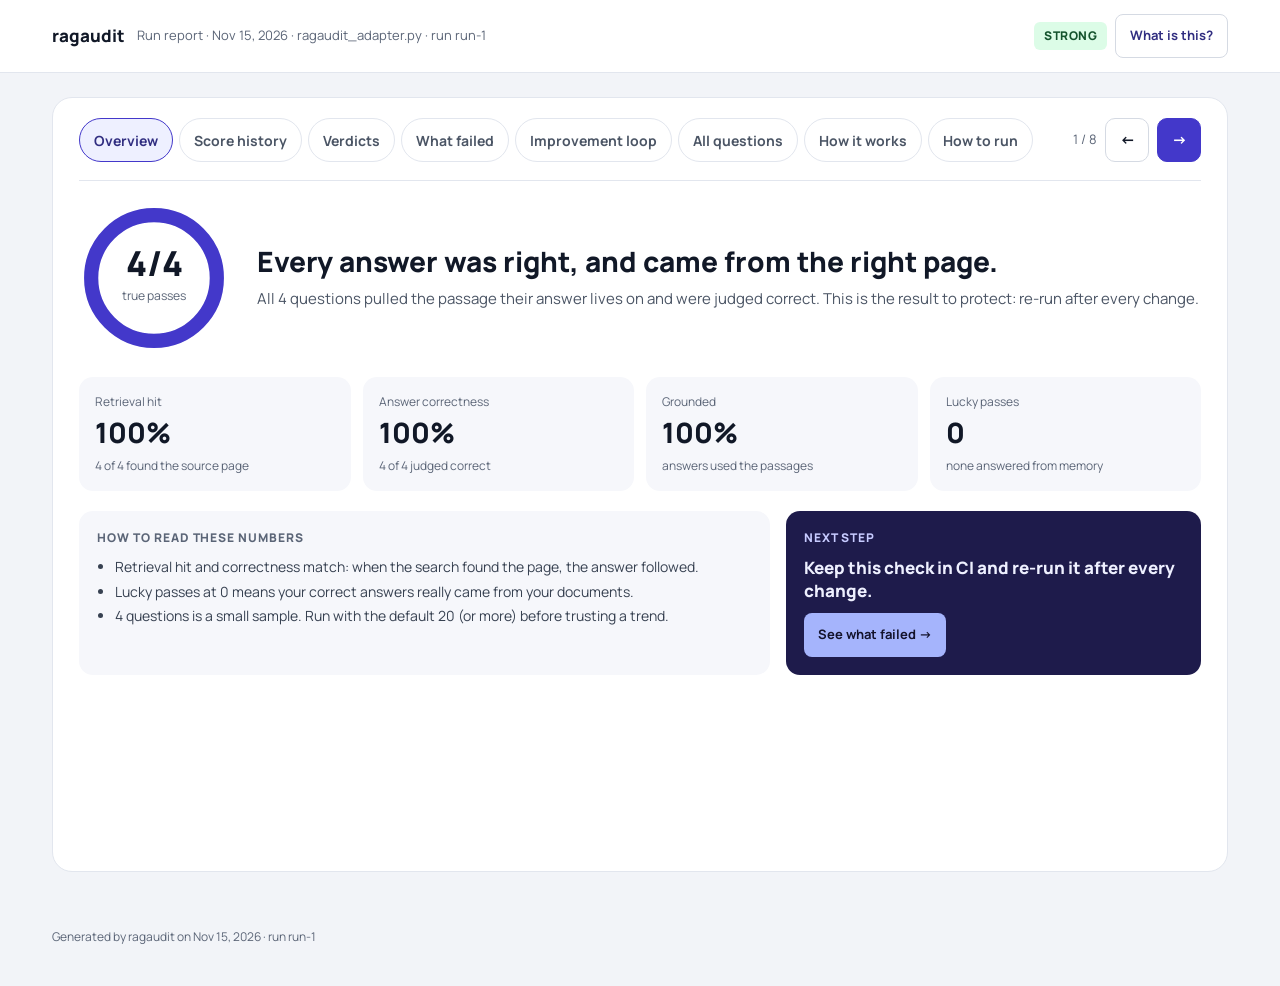
<file: tests/snapshots/report_v3_single_pass.html>
<!DOCTYPE html>
<html lang="en" class="no-js">
<head>
<meta charset="utf-8">
<meta name="viewport" content="width=device-width, initial-scale=1">
<title>ragaudit report · Nov 15, 2026</title>
<link rel="preconnect" href="https://fonts.googleapis.com">
<link rel="preconnect" href="https://fonts.gstatic.com" crossorigin>
<link rel="stylesheet" href="https://fonts.googleapis.com/css2?family=Manrope:wght@400;500;600;700;800&amp;family=JetBrains+Mono:wght@400;500&amp;display=swap">
<style>
/* ragaudit design system: tokens and shared components.
   Canonical source. The report inlines it; the website links a synced copy
   (docs/assets/ragaudit.css, written by scripts/sync_site.py). */
:root {
  --page: #F2F4F8;
  --card: #FFFFFF;
  --border: #E2E6EE;
  --border-strong: #D5DAE3;
  --soft: #F6F7FB;
  --text: #111827;
  --text-2: #374151;
  --body: #4B5565;
  --muted: #5B6577;
  --indigo: #4338CA;
  --indigo-dark: #312E81;
  --deep: #1E1B4B;
  --deep-2: #2E2A6B;
  --night: #13122B;
  --night-border: #34316A;
  --tint: #EEF0FF;
  --tint-2: #E0E7FF;
  --lilac: #A5B4FC;
  --lilac-text: #C7CBFF;
  --on-deep: #EEF0FF;
  --on-deep-2: #D9DCFF;
  --amber: #F59E0B;
  --amber-line: #D97706;
  --amber-tint: #FEF3C7;
  --amber-soft: #FFFBEB;
  --amber-border: #FDE68A;
  --amber-text: #92400E;
  --amber-text-2: #78350F;
  --ring: #E6E8F5;
  --good: #15803D;
  --good-tint: #DCFCE7;
  --good-text: #14532D;
  --bad: #B91C1C;
  --grey-count: #5F6878;
  --font: Manrope, system-ui, -apple-system, "Segoe UI", Roboto, sans-serif;
  --mono: "JetBrains Mono", ui-monospace, SFMono-Regular, Menlo, Consolas, monospace;
}
* { box-sizing: border-box; }
html { -webkit-text-size-adjust: 100%; }
body { margin: 0; background: var(--page); color: var(--text); font-family: var(--font); line-height: 1.5; }
a { color: var(--indigo); }
a:hover { color: var(--indigo-dark); }
code, pre, .mono { font-family: var(--mono); }
h1, h2, h3 { margin: 0; }
button { font: inherit; }
:focus-visible { outline: 3px solid var(--indigo); outline-offset: 2px; }
.muted { color: var(--muted); }
.eyebrow { font-size: 12px; font-weight: 800; letter-spacing: 0.08em; }
.eyebrow.indigo { color: var(--indigo); }
.eyebrow.amber { color: var(--amber-text); }
.sr-only { position: absolute; width: 1px; height: 1px; padding: 0; margin: -1px; overflow: hidden; clip: rect(0 0 0 0); white-space: nowrap; border: 0; }

/* buttons */
.btn { display: inline-flex; align-items: center; justify-content: center; gap: 8px; min-height: 44px; padding: 8px 14px; border-radius: 8px; border: 1px solid var(--border-strong); background: var(--card); color: var(--indigo-dark); font-size: 13px; font-weight: 700; cursor: pointer; text-decoration: none; }
.btn:hover { border-color: var(--indigo); }
.btn-primary { background: var(--indigo); border-color: var(--indigo); color: #FFFFFF; }
.btn-primary:hover { background: var(--indigo-dark); color: #FFFFFF; }
.btn-arrow { min-width: 44px; padding: 0; font-weight: 800; font-size: 15px; color: var(--text); border-radius: 10px; }
.btn-arrow.btn-primary { color: #FFFFFF; }
.btn-small { font-size: 13px; font-weight: 600; color: var(--text); }
.btn-big { min-height: 48px; padding: 12px 20px; font-size: 15px; border-radius: 10px; font-weight: 800; }
.btn-ghost-big { min-height: 48px; padding: 12px 20px; font-size: 15px; border-radius: 10px; color: var(--text); }
.btn-lilac { background: var(--lilac); border: none; color: var(--night); align-self: flex-start; }
.btn-lilac:hover { background: var(--tint-2); color: var(--night); }

/* badges */
.badge { padding: 5px 10px; border-radius: 6px; font-size: 12px; font-weight: 800; letter-spacing: 0.04em; }
.badge-needs_work { background: var(--amber-tint); color: var(--amber-text); }
.badge-good { background: var(--tint); color: var(--indigo-dark); }
.badge-strong { background: var(--good-tint); color: var(--good-text); }

/* pill tabs */
.tabs { display: flex; flex-wrap: wrap; gap: 6px; }
.tab { min-height: 44px; padding: 8px 14px; border-radius: 999px; border: 1px solid var(--border); background: var(--card); color: var(--body); font-size: 14px; font-weight: 700; cursor: pointer; }
.tab[aria-selected="true"] { border-color: var(--indigo); background: var(--tint); color: var(--indigo-dark); }
.tab-nav { display: flex; align-items: center; gap: 8px; }
.tab-pos { font-size: 13px; color: var(--muted); }

/* layout helpers */
.row { display: flex; flex-wrap: wrap; gap: 28px; }
.row-16 { display: flex; flex-wrap: wrap; gap: 16px; }
.col-main { flex: 3 1 560px; min-width: 0; }
.col-2 { flex: 2 1 420px; min-width: 0; }
.col-side { flex: 1 1 280px; min-width: 0; display: flex; flex-direction: column; gap: 12px; }
.card-soft { background: var(--soft); border-radius: 14px; padding: 18px; }
.card-soft h3, .card-title { font-size: 15px; font-weight: 800; margin-bottom: 6px; }
.card-text { font-size: 14px; line-height: 1.6; color: var(--body); }
.card-label { font-size: 12px; font-weight: 800; letter-spacing: 0.08em; color: var(--muted); margin-bottom: 8px; }
.card-deep { background: var(--deep); color: var(--on-deep); border-radius: 14px; padding: 18px; display: flex; flex-direction: column; gap: 10px; }
.card-deep .card-label { color: var(--lilac-text); margin: 0; }
.card-deep ul { margin: 0; padding-left: 18px; font-size: 14px; line-height: 1.7; color: var(--on-deep-2); }
.card-deep code { display: block; background: var(--deep-2); border-radius: 8px; padding: 10px; font-size: 12px; overflow-x: auto; white-space: nowrap; color: var(--on-deep); }
.card-link { text-align: left; background: var(--deep); color: var(--on-deep); border: none; border-radius: 14px; padding: 18px; cursor: pointer; width: 100%; }
.card-link .card-text { color: var(--on-deep-2); }
.card-link:hover { background: var(--indigo-dark); }

/* score ring and stat cards */
.ring { flex: none; }
.stats { display: grid; grid-template-columns: repeat(4, minmax(0, 1fr)); gap: 12px; margin-bottom: 20px; }
.stat { background: var(--soft); border-radius: 14px; padding: 16px; min-width: 0; }
.stat-label, .stat-note { font-size: 12px; color: var(--muted); }
.stat-note { margin-top: 4px; }
.stat-value { font-size: 28px; font-weight: 800; }

/* verdict grid */
.verdicts { display: grid; grid-template-columns: 120px repeat(2, minmax(0, 1fr)); gap: 10px; }
.vg-col { font-size: 13px; font-weight: 800; color: var(--muted); text-align: center; align-self: end; }
.vg-row { font-size: 13px; font-weight: 800; color: var(--muted); display: flex; align-items: center; }
.cell { border-radius: 14px; padding: 18px; background: var(--soft); min-width: 0; }
.cell-head { display: flex; flex-wrap: wrap; align-items: baseline; gap: 10px; }
.cell-count { font-size: 34px; font-weight: 800; color: var(--grey-count); }
.cell-name { font-weight: 800; color: var(--text-2); }
.cell-text { font-size: 13px; line-height: 1.55; color: var(--body); margin-top: 6px; }
.cell-true_pass { background: var(--tint); }
.cell-true_pass .cell-count { color: var(--indigo); }
.cell-true_pass .cell-name, .cell-true_pass .cell-text { color: var(--indigo-dark); }
.cell.cell-hot { background: var(--amber-soft); border: 1px solid var(--amber-border); }
.cell.cell-hot .cell-count, .cell.cell-hot .cell-name { color: var(--amber-text); }
.cell.cell-hot .cell-text { color: var(--amber-text-2); }

/* chips */
.chip { display: inline-flex; align-items: center; gap: 8px; margin-top: 16px; padding: 7px 12px; border-radius: 999px; font-size: 13px; font-weight: 700; }
.chip-good { background: var(--good-tint); color: var(--good-text); }
.chip-warn { background: var(--amber-tint); color: var(--amber-text); }

/* code rows with copy buttons */
/* how to run */
.cmd-easy { border: 1px solid var(--border); border-radius: 14px; overflow: hidden; }
.cmd-easy-head { display: flex; align-items: center; gap: 12px; padding: 12px 14px; background: var(--soft); }
.cmd-n { flex: none; width: 26px; height: 26px; border-radius: 50%; background: var(--indigo); color: #FFFFFF; font-size: 13px; font-weight: 800; display: flex; align-items: center; justify-content: center; }
.cmd-what-strong { font-size: 14px; font-weight: 700; }
.cmd-easy-body { display: flex; align-items: center; gap: 12px; padding: 12px 14px; background: var(--night); }
.cmd-easy-body code { flex: 1 1 auto; min-width: 0; overflow-x: auto; white-space: nowrap; font-size: 14px; color: var(--on-deep); }
.cmd-easy-body .prompt { color: var(--lilac); }
.copy { flex: none; min-height: 44px; min-width: 88px; padding: 6px 12px; border-radius: 8px; border: 1px solid var(--border-strong); background: var(--card); color: var(--indigo-dark); font-size: 13px; font-weight: 700; cursor: pointer; }
.copy-dark { border-color: var(--night-border); background: var(--deep); color: var(--on-deep); }
.cmd-list { display: flex; flex-direction: column; gap: 8px; }
.cmd-row { display: flex; flex-wrap: wrap; align-items: center; gap: 12px; padding: 10px 12px; border: 1px solid var(--border); border-radius: 12px; }
.cmd-row code { flex: 1 1 320px; min-width: 0; overflow-x: auto; white-space: nowrap; font-size: 13px; background: var(--page); border-radius: 8px; padding: 8px 10px; color: var(--text); }
.cmd-row .cmd-what { flex: 1 1 220px; font-size: 13px; color: var(--body); min-width: 0; }
.cmd-inline { display: flex; flex-wrap: wrap; align-items: center; gap: 10px; margin-top: 10px; }
.cmd-inline code { flex: 1 1 260px; min-width: 0; overflow-x: auto; white-space: nowrap; font-size: 13px; background: var(--card); border: 1px solid var(--border); border-radius: 8px; padding: 10px; }

/* slides */
.slides { width: 100%; font-family: var(--font); }
.slides-inner { width: 100%; padding: 18px; border-radius: 16px; background: var(--card); border: 1px solid var(--border); }
.slides-top { display: flex; align-items: center; justify-content: space-between; gap: 12px; margin-bottom: 12px; }
.slide { margin: 0; }
.js .slide[hidden] { display: none; }
.no-js .slide[hidden] { display: none; }
.slide-svg { display: block; width: 100%; height: auto; background: var(--soft); border: 1px solid var(--border); border-radius: 12px; }
.slide-caption { display: block; margin-top: 14px; min-height: 64px; }
.slide-title { display: block; font-size: 17px; font-weight: 800; color: var(--text); }
.slide-body { display: block; font-size: 14px; line-height: 1.55; margin-top: 4px; color: var(--muted); }
.slides-nav { display: flex; align-items: center; justify-content: space-between; gap: 12px; margin-top: 12px; }
.no-js .slides-nav, .no-js .slides-fs { display: none; }
.slide-dots { display: flex; gap: 0; flex-wrap: wrap; }
.slide-dot { width: 34px; height: 44px; padding: 0; border: none; background: transparent; cursor: pointer; display: inline-flex; align-items: center; justify-content: center; }
.slide-dot::before { content: ""; display: block; width: 10px; height: 10px; border-radius: 5px; background: #CBD2DE; transition: width 0.2s; }
.slide-dot[aria-current="true"]::before { width: 26px; background: var(--indigo); }
.slides-arrows { display: flex; gap: 8px; }
.slides.fs, .slides:fullscreen { position: fixed; inset: 0; z-index: 1000; display: flex; align-items: center; justify-content: center; padding: 32px; background: rgba(17, 16, 46, 0.92); }
.slides:fullscreen { position: static; }
.slides.fs .slides-inner, .slides:fullscreen .slides-inner { max-width: 1040px; max-height: 100%; overflow: auto; padding: 24px; border-radius: 18px; border: none; }

/* slides, dark variant (website hero): the drawings switch palette in the macro; the frame follows here */
.slides-dark .slides-inner { background: #1A1838; border-color: var(--night-border); }
.slides-dark .slide-svg { background: var(--night); border-color: var(--night-border); }
.slides-dark .eyebrow.muted, .slides-dark .slide-body { color: #BCC0E8; }
.slides-dark .slide-title { color: var(--on-deep); }
.slides-dark .btn { background: #1A1838; border-color: var(--night-border); color: var(--on-deep); }
.slides-dark .btn:hover { border-color: var(--lilac); }
.slides-dark .btn-arrow.btn-primary { background: var(--lilac); border-color: var(--lilac); color: var(--night); }
.slides-dark .slide-dot::before { background: #4A4785; }
.slides-dark .slide-dot[aria-current="true"]::before { background: var(--lilac); }
.slides-dark:focus-visible, .slides-dark :focus-visible { outline-color: var(--lilac); }
.slides-dark.fs { background: rgba(8, 7, 22, 0.94); }

@media (max-width: 720px) {
  .stats { grid-template-columns: repeat(2, minmax(0, 1fr)); }
  .verdicts { grid-template-columns: 64px repeat(2, minmax(0, 1fr)); gap: 8px; }
  .vg-col, .vg-row { font-size: 11px; }
  .cell { padding: 12px; }
  .cell-count { font-size: 26px; }
  .slides.fs { padding: 8px; }
  .slide-dot { width: 24px; }
  .slides-nav { gap: 8px; }
  .col-main, .col-2, .col-side { flex-basis: 100%; }
  .row { gap: 20px; }
}
@media (prefers-reduced-motion: reduce) {
  *, *::before, *::after { transition: none !important; animation: none !important; scroll-behavior: auto !important; }
}

/* report-only layout and widgets; the shared design system (design.css) is inlined before this. */
/* header */
.top { background: var(--card); border-bottom: 1px solid var(--border); }
.top-inner { max-width: 1240px; margin: 0 auto; padding: 14px 32px; display: flex; flex-wrap: wrap; align-items: center; justify-content: space-between; gap: 12px; }
.brand { display: flex; flex-wrap: wrap; align-items: center; gap: 12px; min-width: 0; }
.brand-name { font-weight: 800; font-size: 17px; }
.brand-meta { font-size: 13px; color: var(--muted); overflow-wrap: anywhere; }
.top-actions { display: flex; align-items: center; gap: 8px; }

main { max-width: 1240px; margin: 0 auto; padding: 24px 32px 56px; }
.scope { font-size: 13px; color: var(--body); margin: 0 0 12px; }
.report { background: var(--card); border: 1px solid var(--border); border-radius: 20px; padding: 20px 26px 28px; }

/* tab bar and panels */
.tabbar { display: flex; flex-wrap: wrap; align-items: center; justify-content: space-between; gap: 12px; padding-bottom: 18px; margin-bottom: 22px; border-bottom: 1px solid var(--border); }
.no-js .tabbar { display: none; }
.panel { min-height: 640px; }
.js .panel[hidden] { display: none; }
.no-js .panel + .panel { margin-top: 40px; padding-top: 28px; border-top: 1px solid var(--border); min-height: 0; }
.no-js .panel { min-height: 0; }
.panel-title { font-size: 22px; font-weight: 800; margin: 0 0 6px; }
.panel-lede { margin: 0 0 18px; font-size: 14px; color: var(--body); }

/* overview */
.hero { display: flex; flex-wrap: wrap; align-items: center; gap: 28px; margin-bottom: 24px; }
.hero-text { flex: 1 1 420px; min-width: 0; }
.hero h1 { margin: 0 0 8px; font-size: 28px; font-weight: 800; line-height: 1.25; }
.hero p { margin: 0; font-size: 15px; line-height: 1.65; color: var(--body); }
.reading ul { margin: 0; padding-left: 18px; font-size: 14px; line-height: 1.75; color: var(--text-2); }
.next-title { font-size: 17px; font-weight: 800; line-height: 1.35; }

/* score history */
.chart-head { display: flex; flex-wrap: wrap; justify-content: space-between; align-items: baseline; gap: 10px; margin-bottom: 6px; }
.chart-title { font-size: 16px; font-weight: 800; }
.legend { display: flex; flex-wrap: wrap; gap: 14px; font-size: 12px; color: var(--muted); }
.legend-line { display: inline-block; width: 14px; height: 3px; border-radius: 2px; vertical-align: middle; margin-right: 6px; background: var(--indigo); }
.legend-dash { display: inline-block; width: 14px; height: 0; border-top: 3px dashed var(--amber-line); vertical-align: middle; margin-right: 6px; }
.legend-mark { display: inline-block; width: 9px; height: 9px; transform: rotate(45deg); background: var(--amber); vertical-align: middle; margin-right: 7px; }
.chart-sub { font-size: 12px; color: var(--muted); margin-bottom: 8px; }
.chart svg { display: block; width: 100%; height: auto; }
.runs { display: grid; grid-template-columns: repeat(auto-fill, minmax(76px, 1fr)); gap: 6px; margin-top: 6px; }
.run-btn { text-align: center; min-height: 44px; padding: 6px 4px; border-radius: 10px; cursor: pointer; color: var(--text); background: transparent; border: 1px solid var(--border); }
.run-btn[aria-pressed="true"] { color: #FFFFFF; background: var(--indigo); border-color: var(--indigo); }
.run-btn .run-name { display: block; font-size: 13px; font-weight: 800; }
.run-btn .run-date { display: block; font-size: 11px; }
.run-detail { display: flex; flex-wrap: wrap; gap: 16px; align-items: center; margin-top: 12px; padding: 14px 16px; border-radius: 12px; background: var(--page); }
.run-detail-main { flex: 1 1 220px; min-width: 0; }
.run-detail-meta { font-size: 12px; font-weight: 700; color: var(--muted); }
.run-detail-note { font-size: 15px; font-weight: 700; margin-top: 2px; overflow-wrap: anywhere; }
.run-detail-nums { display: flex; flex-wrap: wrap; gap: 18px; font-size: 13px; }
.run-detail-nums .num { font-size: 18px; font-weight: 800; }
.run-detail-warn { flex-basis: 100%; font-size: 13px; color: var(--amber-text); }
.delta-good { color: var(--good); }
.delta-bad { color: var(--bad); }
.older { font-size: 12px; color: var(--muted); margin-top: 8px; }
.empty { background: var(--soft); border-radius: 14px; padding: 18px; margin-top: 12px; }
.empty-title { font-size: 15px; font-weight: 800; margin-bottom: 8px; }

/* what failed */
.fail-layout { display: flex; flex-wrap: wrap; gap: 24px; align-items: flex-start; }
.fail-list { flex: 1 1 240px; max-width: 320px; min-width: 0; display: flex; flex-direction: column; gap: 6px; }
.fail-item { text-align: left; min-height: 44px; padding: 10px 12px; border-radius: 12px; border: 1px solid var(--border); background: var(--card); color: var(--text); cursor: pointer; font-size: 13px; line-height: 1.4; }
.fail-item[aria-pressed="true"] { border-color: var(--indigo); background: var(--tint); }
.fail-item .fail-kind { display: block; font-size: 11px; font-weight: 800; letter-spacing: 0.06em; color: var(--amber-text); margin-bottom: 2px; }
.fail-detail-wrap { flex: 999 1 560px; min-width: 0; }
.js .fail-detail[hidden] { display: none; }
.no-js .fail-detail + .fail-detail { margin-top: 32px; }
.fail-q { font-size: 22px; font-weight: 800; margin: 0 0 16px; overflow-wrap: anywhere; }
.answers { display: grid; grid-template-columns: repeat(2, minmax(0, 1fr)); gap: 10px; margin-bottom: 16px; }
.ans { border-radius: 12px; padding: 16px; min-width: 0; }
.ans-label { font-size: 12px; font-weight: 700; }
.ans-text { font-size: 18px; font-weight: 800; overflow-wrap: anywhere; }
.ans-key { background: var(--tint); color: var(--indigo-dark); }
.ans-got { background: var(--amber-soft); border: 1px solid var(--amber-border); color: var(--amber-text); }
.ans-got.ok { background: var(--tint); border-color: var(--tint); color: var(--indigo-dark); }
.passages { display: flex; flex-direction: column; gap: 8px; }
.passage { display: flex; gap: 12px; padding: 12px 14px; border-radius: 10px; border: 1px solid var(--border); min-width: 0; }
.passage.source { border: 2px solid var(--lilac); background: #F8F9FF; }
.passage-rank { font-family: var(--mono); font-size: 12px; color: var(--muted); flex: none; }
.passage.source .passage-rank { color: var(--indigo); font-weight: 500; }
.passage-text { font-family: var(--mono); font-size: 13px; line-height: 1.6; color: var(--text-2); min-width: 0; overflow-wrap: anywhere; }
.passage-text b { color: var(--text); }
.passage-tag { margin-left: auto; font-size: 12px; font-weight: 800; color: var(--indigo); flex: none; }
.passage.gold { border-style: dashed; }
.none-note { font-size: 14px; color: var(--body); }

/* improvement loop */
.bars { display: flex; flex-direction: column; gap: 14px; }
.bar-head { display: flex; justify-content: space-between; gap: 8px; font-size: 13px; margin-bottom: 6px; }
.bar { height: 12px; border-radius: 6px; background: var(--ring); }
.bar > span { display: block; height: 12px; border-radius: 6px; }
.changes { font-family: var(--mono); font-size: 13px; line-height: 2; }
.changes div { display: flex; justify-content: space-between; gap: 12px; }
.changes .knob { color: var(--muted); overflow-wrap: anywhere; }
.sparkline { display: block; width: 100%; max-width: 280px; height: auto; margin-top: 12px; }

/* all questions */
.table-head { display: flex; flex-wrap: wrap; justify-content: space-between; align-items: baseline; gap: 12px; margin-bottom: 14px; }
.chips { display: flex; flex-wrap: wrap; gap: 6px; margin-bottom: 12px; }
.filter { min-height: 44px; padding: 6px 12px; border-radius: 999px; border: 1px solid var(--border); background: var(--card); color: var(--body); font-size: 13px; font-weight: 700; cursor: pointer; }
.filter[aria-pressed="true"] { border-color: var(--indigo); background: var(--tint); color: var(--indigo-dark); }
.table-scroll { overflow-x: auto; -webkit-overflow-scrolling: touch; border-radius: 4px; }
table.cases { width: 100%; border-collapse: collapse; font-size: 14px; min-width: 760px; }
table.cases th { text-align: left; color: var(--muted); padding: 10px 8px; font-weight: 700; border-bottom: 1px solid var(--border); }
table.cases td { padding: 13px 8px; border-bottom: 1px solid #EEF0F5; vertical-align: top; overflow-wrap: anywhere; }
table.cases tr.hot { background: var(--amber-soft); }
.v-true_pass { color: var(--indigo); font-weight: 800; }
.v-lucky_pass, .v-generation_failure, .v-retrieval_failure { color: var(--amber-text); font-weight: 800; }
.facts { display: flex; flex-wrap: wrap; gap: 8px 24px; margin-top: 18px; font-size: 13px; color: var(--muted); }

/* welcome dialog */
.welcome { position: fixed; inset: 0; z-index: 100; background: rgba(17, 16, 46, 0.72); display: flex; align-items: center; justify-content: center; padding: 32px; }
.welcome[hidden] { display: none; }
.welcome-box { position: relative; width: 100%; max-width: 1100px; max-height: 100%; overflow: auto; background: var(--card); border-radius: 22px; padding: 30px; display: flex; flex-wrap: wrap; gap: 28px; align-items: center; }
.welcome-close { position: absolute; top: 14px; right: 14px; width: 44px; height: 44px; border-radius: 50%; border: 1px solid var(--border-strong); background: var(--card); color: var(--text); cursor: pointer; display: flex; align-items: center; justify-content: center; padding: 0; z-index: 2; }
.welcome-text { flex: 1 1 300px; min-width: 0; }
.welcome-text h2 { margin: 0 0 12px; font-size: 30px; font-weight: 800; line-height: 1.2; }
.welcome-text p { margin: 0 0 14px; font-size: 15px; line-height: 1.65; color: var(--body); }
.welcome-text p:last-of-type { margin-bottom: 22px; }
.welcome-actions { display: flex; flex-wrap: wrap; gap: 10px; }
.welcome-art { flex: 1 1 480px; min-width: 0; }

.foot { max-width: 1240px; margin: 0 auto; padding: 0 32px 40px; font-size: 12px; color: var(--muted); }

@media (max-width: 720px) {
  .top-inner { padding: 12px 16px; }
  main { padding: 16px 16px 40px; }
  .foot { padding: 0 16px 32px; }
  .report { padding: 16px 14px 22px; border-radius: 16px; }
  .hero h1 { font-size: 23px; }
  .hero { gap: 18px; }
  .answers { grid-template-columns: minmax(0, 1fr); }
  .fail-list { max-width: none; }
  .welcome { padding: 12px; align-items: flex-start; }
  .welcome-box { padding: 22px 16px; gap: 18px; }
  .welcome-text h2 { font-size: 24px; padding-right: 40px; }
  .hero-text, .welcome-art, .welcome-text, .fail-detail-wrap { flex-basis: 100%; }
  .tab-nav { margin-left: auto; }
}

</style>
</head>
<body>
<header class="top">
  <div class="top-inner">
    <div class="brand">
      <div class="brand-name">ragaudit</div>
      <div class="brand-meta">Run report · Nov 15, 2026 · ragaudit_adapter.py · run run-1</div>
    </div>
    <div class="top-actions">
      <span class="badge badge-strong" title="STRONG: 80% or more true passes · GOOD: 60% or more · NEEDS WORK: below 60%">STRONG</span>
      <button type="button" class="btn" data-welcome-open>What is this?</button>
    </div>
  </div>
</header>

<main>
  
  <section class="report" aria-label="Report">
    <div class="tabbar">
      <div class="tabs" role="tablist" aria-label="Report sections">
        <button type="button" role="tab" id="tab-overview" data-tab="overview" aria-controls="panel-overview" aria-selected="true" tabindex="0" class="tab">Overview</button>
        <button type="button" role="tab" id="tab-history" data-tab="history" aria-controls="panel-history" aria-selected="false" tabindex="-1" class="tab">Score history</button>
        <button type="button" role="tab" id="tab-verdicts" data-tab="verdicts" aria-controls="panel-verdicts" aria-selected="false" tabindex="-1" class="tab">Verdicts</button>
        <button type="button" role="tab" id="tab-failed" data-tab="failed" aria-controls="panel-failed" aria-selected="false" tabindex="-1" class="tab">What failed</button>
        <button type="button" role="tab" id="tab-loop" data-tab="loop" aria-controls="panel-loop" aria-selected="false" tabindex="-1" class="tab">Improvement loop</button>
        <button type="button" role="tab" id="tab-questions" data-tab="questions" aria-controls="panel-questions" aria-selected="false" tabindex="-1" class="tab">All questions</button>
        <button type="button" role="tab" id="tab-how" data-tab="how" aria-controls="panel-how" aria-selected="false" tabindex="-1" class="tab">How it works</button>
        <button type="button" role="tab" id="tab-run" data-tab="run" aria-controls="panel-run" aria-selected="false" tabindex="-1" class="tab">How to run</button>
      </div>
      <div class="tab-nav">
        <span class="tab-pos" data-tab-pos>1 / 8</span>
        <button type="button" class="btn btn-arrow" data-tab-prev aria-label="Previous section">←</button>
        <button type="button" class="btn btn-arrow btn-primary" data-tab-next aria-label="Next section">→</button>
      </div>
    </div>

    
    <div class="panel" role="tabpanel" id="panel-overview" aria-labelledby="tab-overview">
      <div class="hero">
        <svg class="ring" width="150" height="150" viewBox="0 0 148 148" role="img" aria-label="4 of 4 true passes">
          <circle cx="74" cy="74" r="62" fill="none" stroke="#E6E8F5" stroke-width="14"></circle>
          <circle cx="74" cy="74" r="62" fill="none" stroke="#4338CA" stroke-width="14" stroke-linecap="round" stroke-dasharray="389.6 389.6" transform="rotate(-90 74 74)"></circle>
          <text x="74" y="72" text-anchor="middle" font-family="Manrope, system-ui, sans-serif" font-size="34" font-weight="800" fill="#111827">4/4</text>
          <text x="74" y="96" text-anchor="middle" font-family="Manrope, system-ui, sans-serif" font-size="12" fill="#5B6577">true passes</text>
        </svg>
        <div class="hero-text">
          <h1>Every answer was right, and came from the right page.</h1>
          <p>All 4 questions pulled the passage their answer lives on and were judged correct. This is the result to protect: re-run after every change.</p>
        </div>
      </div>
      <div class="stats">
        
        <div class="stat"><div class="stat-label">Retrieval hit</div><div class="stat-value">100%</div><div class="stat-note">4 of 4 found the source page</div></div>
        
        <div class="stat"><div class="stat-label">Answer correctness</div><div class="stat-value">100%</div><div class="stat-note">4 of 4 judged correct</div></div>
        
        <div class="stat"><div class="stat-label">Grounded</div><div class="stat-value">100%</div><div class="stat-note">answers used the passages</div></div>
        
        <div class="stat"><div class="stat-label">Lucky passes</div><div class="stat-value">0</div><div class="stat-note">none answered from memory</div></div>
        
      </div>
      <div class="row-16">
        <div class="card-soft reading col-2">
          <div class="card-label">HOW TO READ THESE NUMBERS</div>
          <ul><li>Retrieval hit and correctness match: when the search found the page, the answer followed.</li><li>Lucky passes at 0 means your correct answers really came from your documents.</li><li>4 questions is a small sample. Run with the default 20 (or more) before trusting a trend.</li></ul>
        </div>
        <div class="card-deep col-side">
          <div class="card-label">NEXT STEP</div>
          <div class="next-title">Keep this check in CI and re-run it after every change.</div>
          <button type="button" class="btn btn-lilac" data-goto="failed">See what failed →</button>
        </div>
      </div>
    </div>

    
    <div class="panel" role="tabpanel" id="panel-history" aria-labelledby="tab-history" hidden>
      <h2 class="sr-only">Score history</h2>
      <div class="row">
        <div class="col-main chart" data-chart>
          
          <div class="chart-head">
            <div class="chart-title">Score history</div>
            <div class="legend">
              <span><span class="legend-line" aria-hidden="true"></span>true pass</span>
              <span><span class="legend-dash" aria-hidden="true"></span>retrieval hit</span>
              
            </div>
          </div>
          
          <div class="chart-sub">Your first recorded run. Each new run of this project adds a point.</div>
          <svg viewBox="0 0 640 280" role="img" aria-label="True pass rate across 1 run: 100%">
            <line x1="40" y1="250" x2="620" y2="250" stroke="#E2E6EE"></line>
            <line x1="40" y1="145" x2="620" y2="145" stroke="#E2E6EE" stroke-dasharray="3 5"></line>
            <line x1="40" y1="40" x2="620" y2="40" stroke="#E2E6EE" stroke-dasharray="3 5"></line>
            <text x="34" y="254" text-anchor="end" font-family="Manrope, system-ui, sans-serif" font-size="11" fill="#5B6577">0</text>
            <text x="34" y="149" text-anchor="end" font-family="Manrope, system-ui, sans-serif" font-size="11" fill="#5B6577">50</text>
            <text x="34" y="44" text-anchor="end" font-family="Manrope, system-ui, sans-serif" font-size="11" fill="#5B6577">100</text>
            <line data-sel-band x1="335.0" y1="30" x2="335.0" y2="250" stroke="#EEF0FF" stroke-width="22"></line>
            
            <circle cx="335.0" cy="40.0" r="5" fill="#FFFFFF" stroke="#D97706" stroke-width="2.5"></circle>
            
            
            
            <circle data-point cx="335.0" cy="40.0" r="9" fill="#4338CA" stroke="#FFFFFF" stroke-width="2"></circle>
            
            <text data-sel-label x="335.0" y="22.0" text-anchor="middle" font-family="Manrope, system-ui, sans-serif" font-size="13" font-weight="800" fill="#4338CA">100%</text>
          </svg>
          <div class="runs">
            
            <button type="button" class="run-btn" data-run aria-pressed="true" aria-label="Run 1, Nov 16: true pass 100%">
              <span class="run-name">Run 1</span><span class="run-date">Nov 16</span>
            </button>
            
          </div>
          
          <div class="run-detail" data-run-detail aria-live="polite">
            <div class="run-detail-main">
              <div class="run-detail-meta" data-d="meta">Run 1 · Nov 16 · this report</div>
              <div class="run-detail-note" data-d="note">First check · 4 questions</div>
            </div>
            <div class="run-detail-nums">
              <div><div class="muted">true pass</div><div class="num" data-d="tp">100%</div></div>
              <div><div class="muted">retrieval hit</div><div class="num" data-d="hit">100%</div></div>
              <div><div class="muted">vs last run</div><div class="num " data-d="delta">first run</div></div>
            </div>
            <div class="run-detail-warn" data-d="warn" hidden></div>
          </div>
          
          <div class="empty">
            <div class="empty-title">Run the same check again after a change to see a trend</div>
            <div class="card-text">ragaudit reuses the same questions while your documents stay the same, so the next point is a fair comparison.</div>
            <div class="cmd-inline"><code>ragaudit check --docs ./docs --adapter ragaudit_adapter.py --note &#34;what you changed&#34;</code><button type="button" class="copy" data-copy="ragaudit check --docs ./docs --adapter ragaudit_adapter.py --note &#34;what you changed&#34;" aria-label="Copy command: ragaudit check --docs ./docs --adapter ragaudit_adapter.py --note &#34;what you changed&#34;">Copy</button></div>
          </div>
          
          
        </div>
        <div class="col-side">
          <div class="card-soft"><div class="card-label">WHERE THIS COMES FROM</div><div class="card-text">Every check is saved in your project folder, so each new report draws every earlier run.</div></div>
          <div class="card-soft"><div class="card-label">FAIR COMPARISONS</div><div class="card-text">Runs reuse the same questions while your documents stay the same. Runs where documents changed are marked.</div></div>
          <div class="card-soft"><div class="card-label">READING A DIP</div><div class="card-text">A drop right after new documents usually means look-alike pages now compete. Try raising top-k or adding re-ranking.</div></div>
        </div>
      </div>
    </div>

    
    <div class="panel" role="tabpanel" id="panel-verdicts" aria-labelledby="tab-verdicts" hidden>
      <h2 class="panel-title">Verdicts: two checks, crossed</h2>
      <p class="panel-lede">Each question is judged on retrieval and on the answer separately. Where it lands tells you what to fix.</p>
      <div class="verdicts">
        <div></div>
        <div class="vg-col">FOUND THE PAGE</div>
        <div class="vg-col">MISSED THE PAGE</div>
        <div class="vg-row">RIGHT ANSWER</div>
        <div class="cell cell-true_pass"><div class="cell-head"><span class="cell-count">4</span><span class="cell-name">True pass</span></div><div class="cell-text">Worked end to end. This is the number to protect when you change anything.</div></div>
        <div class="cell"><div class="cell-head"><span class="cell-count">0</span><span class="cell-name">Lucky pass</span></div><div class="cell-text">Right answer from the wrong page: the model guessed from memory. Each one is re-asked with no pages to confirm.</div></div>
        <div class="vg-row">WRONG ANSWER</div>
        <div class="cell"><div class="cell-head"><span class="cell-count">0</span><span class="cell-name">Generation failure</span></div><div class="cell-text">The page was there and the model still got it wrong. Fix the prompt, passage length or model.</div></div>
        <div class="cell"><div class="cell-head"><span class="cell-count">0</span><span class="cell-name">Retrieval failure</span></div><div class="cell-text">Wrong page, wrong answer. Fix chunking, embeddings or top-k.</div></div>
      </div>
    </div>

    
    <div class="panel" role="tabpanel" id="panel-failed" aria-labelledby="tab-failed" hidden>
      
      <h2 class="panel-title">Nothing failed.</h2>
      <p class="panel-lede">Protect this: re-run after every change.</p>
      <div class="empty"><div class="cmd-inline"><code>ragaudit check --docs ./docs --adapter ragaudit_adapter.py --note &#34;what you changed&#34;</code><button type="button" class="copy" data-copy="ragaudit check --docs ./docs --adapter ragaudit_adapter.py --note &#34;what you changed&#34;" aria-label="Copy command: ragaudit check --docs ./docs --adapter ragaudit_adapter.py --note &#34;what you changed&#34;">Copy</button></div></div>
      
    </div>

    
    <div class="panel" role="tabpanel" id="panel-loop" aria-labelledby="tab-loop" hidden>
      
      
      <h2 class="panel-title">Self-improvement loop</h2>
      <p class="panel-lede">ragaudit improve tries different settings on practice questions and keeps whatever scores better. It then scores your old and new settings once on a locked final exam, so you can see whether the gain is real.</p>
      <div class="empty"><div class="empty-title">No improvement run for this project yet</div><div class="cmd-inline"><code>ragaudit improve --docs ./docs --adapter ragaudit_adapter.py</code><button type="button" class="copy" data-copy="ragaudit improve --docs ./docs --adapter ragaudit_adapter.py" aria-label="Copy command: ragaudit improve --docs ./docs --adapter ragaudit_adapter.py">Copy</button></div></div>
      
    </div>

    
    <div class="panel" role="tabpanel" id="panel-questions" aria-labelledby="tab-questions" hidden>
      <div class="table-head">
        <h2 class="panel-title" style="margin: 0">All 4 questions</h2>
        <div class="muted" style="font-size: 13px">matched by text · threshold 0.5</div>
      </div>
      
      <div class="table-scroll" tabindex="0" aria-label="All questions table, scrolls sideways">
        <table class="cases">
          <thead><tr><th scope="col">Question</th><th scope="col" style="width: 150px">Key</th><th scope="col" style="width: 170px">Answered</th><th scope="col" style="width: 60px">Rank</th><th scope="col" style="width: 160px">Verdict</th></tr></thead>
          <tbody>
            
            <tr data-case="true_pass"><td>How many questions does check write by default (1)?</td><td>20</td><td>20</td><td>#1</td><td class="v-true_pass">True pass</td></tr>
            
            <tr data-case="true_pass"><td>How many questions does check write by default (2)?</td><td>20</td><td>20</td><td>#2</td><td class="v-true_pass">True pass</td></tr>
            
            <tr data-case="true_pass"><td>How many questions does check write by default (3)?</td><td>20</td><td>20</td><td>#1</td><td class="v-true_pass">True pass</td></tr>
            
            <tr data-case="true_pass"><td>How many questions does check write by default (4)?</td><td>20</td><td>20</td><td>#1</td><td class="v-true_pass">True pass</td></tr>
            
          </tbody>
        </table>
      </div>
      <div class="facts"><span>Ablation: skipped, no lucky passes</span><span>Judge parse failures: 0</span><span>Model calls: 15</span><span>matched by text · threshold 0.5</span></div>
    </div>

    
    <div class="panel" role="tabpanel" id="panel-how" aria-labelledby="tab-how" hidden>
      <h2 class="sr-only">How it works</h2>
      <div class="row" style="align-items: flex-start">
        <div class="col-main">
<div class="slides" data-slides id="how-slides">
<div class="slides-inner">
<div class="slides-top">
<div class="eyebrow muted">HOW IT WORKS · <span data-slide-label>1 / 6</span></div>
<button type="button" class="btn btn-small slides-fs" data-slide-fs aria-label="Open pictures full screen"><svg width="16" height="16" viewBox="0 0 16 16" fill="none" stroke="currentColor" stroke-width="1.6" stroke-linecap="round" aria-hidden="true"><path d="M2 6V2h4M10 2h4v4M14 10v4h-4M6 14H2v-4"></path></svg><span data-slide-fs-text>Full screen</span></button>
</div>
<div class="slides-stage">
<figure class="slide" data-slide="0">
<svg viewBox="0 0 640 340" class="slide-svg" role="img" aria-label="Three document pages turn into three quiz cards, each pinned to a page number">
<rect x="94" y="54" width="150" height="196" rx="10" fill="#FFFFFF" stroke="#CBD2DE" stroke-width="2"></rect>
<rect x="82" y="66" width="150" height="196" rx="10" fill="#FFFFFF" stroke="#CBD2DE" stroke-width="2"></rect>
<rect x="70" y="78" width="150" height="196" rx="10" fill="#FFFFFF" stroke="#CBD2DE" stroke-width="2"></rect>
<rect x="90" y="102" width="90" height="10" rx="5" fill="#4338CA"></rect>
<rect x="90" y="126" width="110" height="7" rx="3.5" fill="#CBD2DE"></rect>
<rect x="90" y="142" width="100" height="7" rx="3.5" fill="#CBD2DE"></rect>
<rect x="90" y="158" width="112" height="7" rx="3.5" fill="#CBD2DE"></rect>
<rect x="90" y="174" width="80" height="7" rx="3.5" fill="#CBD2DE"></rect>
<rect x="90" y="198" width="106" height="7" rx="3.5" fill="#CBD2DE"></rect>
<rect x="90" y="214" width="94" height="7" rx="3.5" fill="#CBD2DE"></rect>
<text x="145" y="304" text-anchor="middle" font-family="Manrope, system-ui, sans-serif" font-size="15" font-weight="700" fill="#111827">your docs</text>
<path d="M268 170h66" stroke="#4338CA" stroke-width="4" stroke-linecap="round"></path>
<path d="M322 158l14 12-14 12" fill="none" stroke="#4338CA" stroke-width="4" stroke-linecap="round" stroke-linejoin="round"></path>
<rect x="370" y="58" width="210" height="64" rx="12" fill="#E0E7FF"></rect>
<text x="390" y="96" font-family="Manrope, system-ui, sans-serif" font-size="18" font-weight="800" fill="#4338CA">Q1</text>
<rect x="426" y="84" width="86" height="8" rx="4" fill="#A5B4FC"></rect>
<rect x="522" y="78" width="44" height="22" rx="11" fill="#4338CA"></rect>
<text x="544" y="94" text-anchor="middle" font-family="Manrope, system-ui, sans-serif" font-size="12" font-weight="700" fill="#FFFFFF">p.2</text>
<rect x="370" y="138" width="210" height="64" rx="12" fill="#E0E7FF"></rect>
<text x="390" y="176" font-family="Manrope, system-ui, sans-serif" font-size="18" font-weight="800" fill="#4338CA">Q2</text>
<rect x="426" y="164" width="70" height="8" rx="4" fill="#A5B4FC"></rect>
<rect x="522" y="158" width="44" height="22" rx="11" fill="#4338CA"></rect>
<text x="544" y="174" text-anchor="middle" font-family="Manrope, system-ui, sans-serif" font-size="12" font-weight="700" fill="#FFFFFF">p.5</text>
<rect x="370" y="218" width="210" height="64" rx="12" fill="#E0E7FF"></rect>
<text x="390" y="256" font-family="Manrope, system-ui, sans-serif" font-size="18" font-weight="800" fill="#4338CA">Q3</text>
<rect x="426" y="244" width="80" height="8" rx="4" fill="#A5B4FC"></rect>
<rect x="522" y="238" width="44" height="22" rx="11" fill="#4338CA"></rect>
<text x="544" y="254" text-anchor="middle" font-family="Manrope, system-ui, sans-serif" font-size="12" font-weight="700" fill="#FFFFFF">p.9</text>
<text x="475" y="314" text-anchor="middle" font-family="Manrope, system-ui, sans-serif" font-size="15" font-weight="700" fill="#111827">a quiz, each answer pinned to its page</text>
</svg>
<figcaption class="slide-caption"><span class="slide-title">Your documents become a quiz</span><span class="slide-body">ragaudit writes questions from your files and pins each answer to the page it came from.</span></figcaption>
</figure>
<figure class="slide" data-slide="1" hidden>
<svg viewBox="0 0 640 340" class="slide-svg" role="img" aria-label="A magnifying glass finds the pinned page among five pages and marks it with a check">
<rect x="54" y="96" width="84" height="112" rx="8" fill="#FFFFFF" stroke="#CBD2DE" stroke-width="2"></rect>
<rect x="160" y="96" width="84" height="112" rx="8" fill="#FFFFFF" stroke="#CBD2DE" stroke-width="2"></rect>
<rect x="266" y="96" width="84" height="112" rx="8" fill="#E0E7FF" stroke="#4338CA" stroke-width="3"></rect>
<rect x="372" y="96" width="84" height="112" rx="8" fill="#FFFFFF" stroke="#CBD2DE" stroke-width="2"></rect>
<rect x="478" y="96" width="84" height="112" rx="8" fill="#FFFFFF" stroke="#CBD2DE" stroke-width="2"></rect>
<rect x="280" y="116" width="44" height="8" rx="4" fill="#4338CA"></rect>
<rect x="280" y="134" width="56" height="6" rx="3" fill="#A5B4FC"></rect>
<rect x="280" y="148" width="50" height="6" rx="3" fill="#A5B4FC"></rect>
<rect x="280" y="162" width="54" height="6" rx="3" fill="#A5B4FC"></rect>
<text x="308" y="196" text-anchor="middle" font-family="Manrope, system-ui, sans-serif" font-size="12" font-weight="800" fill="#4338CA">p.5</text>
<circle cx="308" cy="152" r="76" fill="none" stroke="#1E1B4B" stroke-width="8"></circle>
<path d="M362 206l52 52" stroke="#1E1B4B" stroke-width="16" stroke-linecap="round"></path>
<circle cx="368" cy="86" r="20" fill="#4338CA"></circle>
<path d="M359 86l6 7 12-14" fill="none" stroke="#FFFFFF" stroke-width="4" stroke-linecap="round" stroke-linejoin="round"></path>
<rect x="150" y="282" width="340" height="38" rx="19" fill="#FFFFFF" stroke="#E2E6EE" stroke-width="2"></rect>
<text x="320" y="307" text-anchor="middle" font-family="Manrope, system-ui, sans-serif" font-size="15" font-weight="700" fill="#111827">Q2 pinned to p.5 · search returned p.5 ✓</text>
</svg>
<figcaption class="slide-caption"><span class="slide-title">Check 1: did it find the right page?</span><span class="slide-body">We look at what your search returned. If the pinned page is in there, that is a hit.</span></figcaption>
</figure>
<figure class="slide" data-slide="2" hidden>
<svg viewBox="0 0 640 340" class="slide-svg" role="img" aria-label="The answer key says 20, the pipeline said 5, and the judge marks it wrong">
<rect x="60" y="66" width="220" height="132" rx="18" fill="#E0E7FF"></rect>
<path d="M110 198l-6 30 30-30z" fill="#E0E7FF"></path>
<text x="84" y="104" font-family="Manrope, system-ui, sans-serif" font-size="15" font-weight="700" fill="#4338CA">answer key</text>
<text x="84" y="170" font-family="Manrope, system-ui, sans-serif" font-size="58" font-weight="800" fill="#4338CA">20</text>
<rect x="360" y="66" width="220" height="132" rx="18" fill="#FEF3C7" stroke="#F59E0B" stroke-width="3"></rect>
<path d="M530 198l6 30-30-30z" fill="#FEF3C7"></path>
<text x="384" y="104" font-family="Manrope, system-ui, sans-serif" font-size="15" font-weight="700" fill="#92400E">your pipeline said</text>
<text x="384" y="170" font-family="Manrope, system-ui, sans-serif" font-size="58" font-weight="800" fill="#92400E">5</text>
<text x="320" y="152" text-anchor="middle" font-family="Manrope, system-ui, sans-serif" font-size="44" font-weight="800" fill="#5B6577">≠</text>
<rect x="200" y="258" width="240" height="44" rx="22" fill="#1E1B4B"></rect>
<text x="320" y="286" text-anchor="middle" font-family="Manrope, system-ui, sans-serif" font-size="16" font-weight="700" fill="#FFFFFF">judge model: wrong ✕</text>
</svg>
<figcaption class="slide-caption"><span class="slide-title">Check 2: was the answer right?</span><span class="slide-body">A separate judge model compares your pipeline’s answer to the answer key.</span></figcaption>
</figure>
<figure class="slide" data-slide="3" hidden>
<svg viewBox="0 0 640 340" class="slide-svg" role="img" aria-label="A two by two grid: true pass, lucky pass highlighted, generation failure and retrieval failure">
<text x="250" y="42" text-anchor="middle" font-family="Manrope, system-ui, sans-serif" font-size="14" font-weight="700" fill="#5B6577">found the page</text>
<text x="440" y="42" text-anchor="middle" font-family="Manrope, system-ui, sans-serif" font-size="14" font-weight="700" fill="#5B6577">missed the page</text>
<text x="148" y="116" text-anchor="end" font-family="Manrope, system-ui, sans-serif" font-size="14" font-weight="700" fill="#5B6577">right</text>
<text x="148" y="246" text-anchor="end" font-family="Manrope, system-ui, sans-serif" font-size="14" font-weight="700" fill="#5B6577">wrong</text>
<rect x="160" y="56" width="180" height="118" rx="14" fill="#E0E7FF"></rect>
<text x="250" y="112" text-anchor="middle" font-family="Manrope, system-ui, sans-serif" font-size="19" font-weight="800" fill="#4338CA">true pass</text>
<text x="250" y="138" text-anchor="middle" font-family="Manrope, system-ui, sans-serif" font-size="13" fill="#4338CA">it worked</text>
<rect x="350" y="56" width="180" height="118" rx="14" fill="#FEF3C7" stroke="#F59E0B" stroke-width="3"></rect>
<text x="440" y="112" text-anchor="middle" font-family="Manrope, system-ui, sans-serif" font-size="19" font-weight="800" fill="#92400E">lucky pass</text>
<text x="440" y="138" text-anchor="middle" font-family="Manrope, system-ui, sans-serif" font-size="13" fill="#92400E">guessed from memory</text>
<path d="M520 46l5 11 12 1-9 8 3 12-11-6-11 6 3-12-9-8 12-1z" fill="#F59E0B"></path>
<rect x="160" y="184" width="180" height="118" rx="14" fill="#FFFFFF" stroke="#CBD2DE" stroke-width="2"></rect>
<text x="250" y="240" text-anchor="middle" font-family="Manrope, system-ui, sans-serif" font-size="17" font-weight="800" fill="#111827">generation fail</text>
<text x="250" y="266" text-anchor="middle" font-family="Manrope, system-ui, sans-serif" font-size="13" fill="#5B6577">fix the prompt</text>
<rect x="350" y="184" width="180" height="118" rx="14" fill="#FFFFFF" stroke="#CBD2DE" stroke-width="2"></rect>
<text x="440" y="240" text-anchor="middle" font-family="Manrope, system-ui, sans-serif" font-size="17" font-weight="800" fill="#111827">retrieval fail</text>
<text x="440" y="266" text-anchor="middle" font-family="Manrope, system-ui, sans-serif" font-size="13" fill="#5B6577">fix the search</text>
</svg>
<figcaption class="slide-caption"><span class="slide-title">Two checks, four verdicts</span><span class="slide-body">A lucky pass is a right answer from the wrong page. Most tests count it as a win; ragaudit flags it.</span></figcaption>
</figure>
<figure class="slide" data-slide="4" hidden>
<svg viewBox="0 0 640 340" class="slide-svg" role="img" aria-label="Practice questions feed a tuning loop that keeps better settings, while a locked final exam is opened once at the end">
<rect x="66" y="96" width="140" height="96" rx="12" fill="#E0E7FF" stroke="#A5B4FC" stroke-width="2"></rect>
<rect x="58" y="108" width="140" height="96" rx="12" fill="#E0E7FF" stroke="#A5B4FC" stroke-width="2"></rect>
<rect x="50" y="120" width="140" height="96" rx="12" fill="#FFFFFF" stroke="#4338CA" stroke-width="2"></rect>
<text x="120" y="162" text-anchor="middle" font-family="Manrope, system-ui, sans-serif" font-size="17" font-weight="800" fill="#4338CA">practice</text>
<text x="120" y="186" text-anchor="middle" font-family="Manrope, system-ui, sans-serif" font-size="13" fill="#5B6577">7 of 10 questions</text>
<path d="M200 168h44" stroke="#4338CA" stroke-width="4" stroke-linecap="round"></path>
<circle cx="320" cy="168" r="62" fill="none" stroke="#4338CA" stroke-width="6" stroke-dasharray="300 90"></circle>
<path d="M366 120l14 -4 -4 14" fill="none" stroke="#4338CA" stroke-width="6" stroke-linecap="round" stroke-linejoin="round"></path>
<text x="320" y="162" text-anchor="middle" font-family="Manrope, system-ui, sans-serif" font-size="16" font-weight="800" fill="#111827">try a setting</text>
<text x="320" y="184" text-anchor="middle" font-family="Manrope, system-ui, sans-serif" font-size="13" fill="#5B6577">keep it if better</text>
<text x="320" y="262" text-anchor="middle" font-family="Manrope, system-ui, sans-serif" font-size="13" font-weight="700" fill="#5B6577">chunk size · top-k · re-rank</text>
<rect x="444" y="96" width="140" height="132" rx="14" fill="#1E1B4B"></rect>
<rect x="497" y="144" width="34" height="28" rx="5" fill="#F59E0B"></rect>
<path d="M503 144v-10a11 11 0 0 1 22 0v10" fill="none" stroke="#F59E0B" stroke-width="5"></path>
<text x="514" y="200" text-anchor="middle" font-family="Manrope, system-ui, sans-serif" font-size="15" font-weight="800" fill="#FFFFFF">final exam</text>
<text x="514" y="218" text-anchor="middle" font-family="Manrope, system-ui, sans-serif" font-size="12" fill="#FFFFFF">locked · 3 of 10</text>
<text x="514" y="262" text-anchor="middle" font-family="Manrope, system-ui, sans-serif" font-size="13" font-weight="700" fill="#5B6577">opened once, at the end</text>
<rect x="130" y="290" width="380" height="36" rx="18" fill="#FFFFFF" stroke="#E2E6EE" stroke-width="2"></rect>
<text x="320" y="314" text-anchor="middle" font-family="Manrope, system-ui, sans-serif" font-size="14" font-weight="700" fill="#111827">practice high, exam low = it memorised, alarm rings</text>
</svg>
<figcaption class="slide-caption"><span class="slide-title">Then it gets better on its own</span><span class="slide-body">ragaudit tune tries settings on practice questions and keeps what scores better. A locked final exam is opened once, so the score can’t be faked.</span></figcaption>
</figure>
<figure class="slide" data-slide="5" hidden>
<svg viewBox="0 0 640 340" class="slide-svg" role="img" aria-label="New pages get new questions, old pages get a few spot checks, deleted pages have their questions retired">
<rect x="70" y="40" width="56" height="70" rx="7" fill="#E0E7FF" stroke="#4338CA" stroke-width="2"></rect>
<rect x="140" y="40" width="56" height="70" rx="7" fill="#E0E7FF" stroke="#4338CA" stroke-width="2"></rect>
<rect x="74" y="30" width="40" height="18" rx="9" fill="#4338CA"></rect>
<text x="94" y="43" text-anchor="middle" font-family="Manrope, system-ui, sans-serif" font-size="10" font-weight="800" fill="#FFFFFF">NEW</text>
<rect x="144" y="30" width="40" height="18" rx="9" fill="#4338CA"></rect>
<text x="164" y="43" text-anchor="middle" font-family="Manrope, system-ui, sans-serif" font-size="10" font-weight="800" fill="#FFFFFF">NEW</text>
<path d="M224 75h70" stroke="#4338CA" stroke-width="4" stroke-linecap="round"></path>
<rect x="310" y="52" width="270" height="46" rx="23" fill="#E0E7FF"></rect>
<text x="445" y="81" text-anchor="middle" font-family="Manrope, system-ui, sans-serif" font-size="15" font-weight="800" fill="#4338CA">new questions written</text>
<rect x="70" y="135" width="56" height="70" rx="7" fill="#FFFFFF" stroke="#CBD2DE" stroke-width="2"></rect>
<rect x="140" y="135" width="56" height="70" rx="7" fill="#FFFFFF" stroke="#CBD2DE" stroke-width="2"></rect>
<path d="M224 170h70" stroke="#CBD2DE" stroke-width="4" stroke-linecap="round"></path>
<rect x="310" y="147" width="270" height="46" rx="23" fill="#FFFFFF" stroke="#CBD2DE" stroke-width="2"></rect>
<text x="445" y="176" text-anchor="middle" font-family="Manrope, system-ui, sans-serif" font-size="15" font-weight="800" fill="#111827">a few old ones spot-checked</text>
<rect x="105" y="230" width="56" height="70" rx="7" fill="none" stroke="#5B6577" stroke-width="2" stroke-dasharray="5 4"></rect>
<path d="M115 240l36 50M151 240l-36 50" stroke="#5B6577" stroke-width="3" stroke-linecap="round"></path>
<path d="M224 265h70" stroke="#CBD2DE" stroke-width="4" stroke-linecap="round"></path>
<rect x="310" y="242" width="270" height="46" rx="23" fill="#F6F7FB" stroke="#CBD2DE" stroke-width="2" stroke-dasharray="5 4"></rect>
<text x="445" y="271" text-anchor="middle" font-family="Manrope, system-ui, sans-serif" font-size="15" font-weight="800" fill="#5B6577">its questions retired</text>
</svg>
<figcaption class="slide-caption"><span class="slide-title">Only re-test what changed</span><span class="slide-body">Add or edit documents and only those get new questions. Old ones are spot-checked, and deleted pages retire theirs.</span></figcaption>
</figure>
</div>
<div class="slides-nav">
<div class="slide-dots">
<button type="button" class="slide-dot" data-slide-dot="0" aria-label="Picture 1: Your documents become a quiz" aria-current="true"></button>
<button type="button" class="slide-dot" data-slide-dot="1" aria-label="Picture 2: Check 1: did it find the right page?"></button>
<button type="button" class="slide-dot" data-slide-dot="2" aria-label="Picture 3: Check 2: was the answer right?"></button>
<button type="button" class="slide-dot" data-slide-dot="3" aria-label="Picture 4: Two checks, four verdicts"></button>
<button type="button" class="slide-dot" data-slide-dot="4" aria-label="Picture 5: Then it gets better on its own"></button>
<button type="button" class="slide-dot" data-slide-dot="5" aria-label="Picture 6: Only re-test what changed"></button>
</div>
<div class="slides-arrows"><button type="button" class="btn btn-arrow" data-slide-prev aria-label="Previous picture">←</button><button type="button" class="btn btn-arrow btn-primary" data-slide-next aria-label="Next picture">→</button></div>
</div>
</div>
</div>
</div>
        <div class="col-side" style="flex: 2 1 300px">
          <div class="card-soft"><h3>Why two checks?</h3><div class="card-text">A right answer can come from the model's memory. Checking the page separately catches that.</div></div>
          <div class="card-soft"><h3>Why can't the score be faked?</h3><div class="card-text">Questions avoid the page's exact wording, a second model checks every answer key, and the final exam stays locked during tuning.</div></div>
          <div class="card-soft"><h3>Why the same questions every run?</h3><div class="card-text">Scores only compare fairly on the same quiz. ragaudit keeps your questions while your documents stay the same, and writes new ones only for pages you add or edit.</div></div>
          <button type="button" class="card-link" data-goto="run"><div class="card-title">Ready to run it yourself?</div><div class="card-text">Two commands, with copy buttons, in How to run →</div></button>
        </div>
      </div>
    </div>

    
    <div class="panel" role="tabpanel" id="panel-run" aria-labelledby="tab-run" hidden>
      <div class="row">
        <div class="col-main">
          <div class="eyebrow indigo" style="margin-bottom: 8px">EASIEST WAY · 2 COMMANDS</div>
          <h2 class="panel-title">Install once, then set everything up in your browser.</h2>
          <p class="panel-lede" style="line-height: 1.6">Open a terminal (Terminal on Mac, PowerShell on Windows), paste each line, press Enter.</p>
          <div style="display: flex; flex-direction: column; gap: 10px; margin-bottom: 26px">
            
            <div class="cmd-easy">
              <div class="cmd-easy-head"><span class="cmd-n">1</span><span class="cmd-what-strong">Install ragaudit (once)</span></div>
              <div class="cmd-easy-body"><code><span class="prompt" aria-hidden="true">$ </span>pip install ragaudit-cli</code><button type="button" class="copy copy-dark" data-copy="pip install ragaudit-cli" aria-label="Copy command: pip install ragaudit-cli">Copy</button></div>
            </div>
            
            <div class="cmd-easy">
              <div class="cmd-easy-head"><span class="cmd-n">2</span><span class="cmd-what-strong">Open the setup page in your browser, then click Run</span></div>
              <div class="cmd-easy-body"><code><span class="prompt" aria-hidden="true">$ </span>ragaudit ui</code><button type="button" class="copy copy-dark" data-copy="ragaudit ui" aria-label="Copy command: ragaudit ui">Copy</button></div>
            </div>
            
          </div>
          <div class="card-label">PREFER THE TERMINAL? EVERY COMMAND</div>
          <div class="cmd-list">
            
            <div class="cmd-row"><code>ragaudit doctor</code><span class="cmd-what">Checks Python, your AI settings and your adapter, and says how to fix anything missing</span><button type="button" class="copy" data-copy="ragaudit doctor" aria-label="Copy command: ragaudit doctor">Copy</button></div>
            
            <div class="cmd-row"><code>ragaudit init --framework demo</code><span class="cmd-what">Writes a ready-to-run adapter; use plain, langchain or llamaindex for your own app</span><button type="button" class="copy" data-copy="ragaudit init --framework demo" aria-label="Copy command: ragaudit init --framework demo">Copy</button></div>
            
            <div class="cmd-row"><code>ragaudit check --docs ./docs --adapter ragaudit_adapter.py</code><span class="cmd-what">One quick test (about 20 questions), then opens this report</span><button type="button" class="copy" data-copy="ragaudit check --docs ./docs --adapter ragaudit_adapter.py" aria-label="Copy command: ragaudit check --docs ./docs --adapter ragaudit_adapter.py">Copy</button></div>
            
            <div class="cmd-row"><code>ragaudit improve --docs ./docs --adapter ragaudit_adapter.py</code><span class="cmd-what">The self-improving loop: tunes settings on practice, scores on the locked exam</span><button type="button" class="copy" data-copy="ragaudit improve --docs ./docs --adapter ragaudit_adapter.py" aria-label="Copy command: ragaudit improve --docs ./docs --adapter ragaudit_adapter.py">Copy</button></div>
            
            <div class="cmd-row"><code>ragaudit report --open</code><span class="cmd-what">Re-opens the latest report</span><button type="button" class="copy" data-copy="ragaudit report --open" aria-label="Copy command: ragaudit report --open">Copy</button></div>
            
          </div>
        </div>
        <div class="col-side">
          <div class="card-soft"><h3>What you need</h3><div class="card-text">Python 3.11 or newer, a folder of documents, and either Ollama (free, runs on your computer) or an API key. The setup page checks all three for you.</div></div>
          <div class="card-soft"><h3>Where results go</h3><div class="card-text">Every run is saved in a .ragaudit folder next to your documents. That is what the score history reads.</div></div>
          <div class="card-soft"><h3>Your data stays local</h3><div class="card-text">With Ollama, nothing leaves your computer. Reports are files on your disk, not web links.</div></div>
        </div>
      </div>
    </div>
  </section>
</main>
<footer class="foot">Generated by ragaudit on Nov 15, 2026 · run run-1</footer>

<div class="welcome" role="dialog" aria-modal="true" aria-labelledby="welcome-title" data-welcome hidden>
  <div class="welcome-box">
    <button type="button" class="welcome-close" data-welcome-close aria-label="Close">
      <svg width="16" height="16" viewBox="0 0 16 16" fill="none" stroke="currentColor" stroke-width="2" stroke-linecap="round" aria-hidden="true"><path d="M3 3l10 10M13 3L3 13"></path></svg>
    </button>
    <div class="welcome-text">
      <div class="eyebrow indigo" style="margin-bottom: 10px">FIRST TIME HERE?</div>
      <h2 id="welcome-title">A report card for your document-answering AI.</h2>
      <p>ragaudit quizzed it on your own files and graded two things separately: did it find the right page, and was its answer right.</p>
      <p>Run it again after any change and the report tracks whether you got better.</p>
      <div class="welcome-actions">
        <button type="button" class="btn btn-primary btn-big" data-welcome-close>Show my results</button>
        <button type="button" class="btn btn-ghost-big" data-welcome-run>How to run it</button>
      </div>
    </div>
    <div class="welcome-art">
<div class="slides" data-slides id="welcome-slides">
<div class="slides-inner">
<div class="slides-top">
<div class="eyebrow muted">HOW IT WORKS · <span data-slide-label>1 / 6</span></div>
<button type="button" class="btn btn-small slides-fs" data-slide-fs aria-label="Open pictures full screen"><svg width="16" height="16" viewBox="0 0 16 16" fill="none" stroke="currentColor" stroke-width="1.6" stroke-linecap="round" aria-hidden="true"><path d="M2 6V2h4M10 2h4v4M14 10v4h-4M6 14H2v-4"></path></svg><span data-slide-fs-text>Full screen</span></button>
</div>
<div class="slides-stage">
<figure class="slide" data-slide="0">
<svg viewBox="0 0 640 340" class="slide-svg" role="img" aria-label="Three document pages turn into three quiz cards, each pinned to a page number">
<rect x="94" y="54" width="150" height="196" rx="10" fill="#FFFFFF" stroke="#CBD2DE" stroke-width="2"></rect>
<rect x="82" y="66" width="150" height="196" rx="10" fill="#FFFFFF" stroke="#CBD2DE" stroke-width="2"></rect>
<rect x="70" y="78" width="150" height="196" rx="10" fill="#FFFFFF" stroke="#CBD2DE" stroke-width="2"></rect>
<rect x="90" y="102" width="90" height="10" rx="5" fill="#4338CA"></rect>
<rect x="90" y="126" width="110" height="7" rx="3.5" fill="#CBD2DE"></rect>
<rect x="90" y="142" width="100" height="7" rx="3.5" fill="#CBD2DE"></rect>
<rect x="90" y="158" width="112" height="7" rx="3.5" fill="#CBD2DE"></rect>
<rect x="90" y="174" width="80" height="7" rx="3.5" fill="#CBD2DE"></rect>
<rect x="90" y="198" width="106" height="7" rx="3.5" fill="#CBD2DE"></rect>
<rect x="90" y="214" width="94" height="7" rx="3.5" fill="#CBD2DE"></rect>
<text x="145" y="304" text-anchor="middle" font-family="Manrope, system-ui, sans-serif" font-size="15" font-weight="700" fill="#111827">your docs</text>
<path d="M268 170h66" stroke="#4338CA" stroke-width="4" stroke-linecap="round"></path>
<path d="M322 158l14 12-14 12" fill="none" stroke="#4338CA" stroke-width="4" stroke-linecap="round" stroke-linejoin="round"></path>
<rect x="370" y="58" width="210" height="64" rx="12" fill="#E0E7FF"></rect>
<text x="390" y="96" font-family="Manrope, system-ui, sans-serif" font-size="18" font-weight="800" fill="#4338CA">Q1</text>
<rect x="426" y="84" width="86" height="8" rx="4" fill="#A5B4FC"></rect>
<rect x="522" y="78" width="44" height="22" rx="11" fill="#4338CA"></rect>
<text x="544" y="94" text-anchor="middle" font-family="Manrope, system-ui, sans-serif" font-size="12" font-weight="700" fill="#FFFFFF">p.2</text>
<rect x="370" y="138" width="210" height="64" rx="12" fill="#E0E7FF"></rect>
<text x="390" y="176" font-family="Manrope, system-ui, sans-serif" font-size="18" font-weight="800" fill="#4338CA">Q2</text>
<rect x="426" y="164" width="70" height="8" rx="4" fill="#A5B4FC"></rect>
<rect x="522" y="158" width="44" height="22" rx="11" fill="#4338CA"></rect>
<text x="544" y="174" text-anchor="middle" font-family="Manrope, system-ui, sans-serif" font-size="12" font-weight="700" fill="#FFFFFF">p.5</text>
<rect x="370" y="218" width="210" height="64" rx="12" fill="#E0E7FF"></rect>
<text x="390" y="256" font-family="Manrope, system-ui, sans-serif" font-size="18" font-weight="800" fill="#4338CA">Q3</text>
<rect x="426" y="244" width="80" height="8" rx="4" fill="#A5B4FC"></rect>
<rect x="522" y="238" width="44" height="22" rx="11" fill="#4338CA"></rect>
<text x="544" y="254" text-anchor="middle" font-family="Manrope, system-ui, sans-serif" font-size="12" font-weight="700" fill="#FFFFFF">p.9</text>
<text x="475" y="314" text-anchor="middle" font-family="Manrope, system-ui, sans-serif" font-size="15" font-weight="700" fill="#111827">a quiz, each answer pinned to its page</text>
</svg>
<figcaption class="slide-caption"><span class="slide-title">Your documents become a quiz</span><span class="slide-body">ragaudit writes questions from your files and pins each answer to the page it came from.</span></figcaption>
</figure>
<figure class="slide" data-slide="1" hidden>
<svg viewBox="0 0 640 340" class="slide-svg" role="img" aria-label="A magnifying glass finds the pinned page among five pages and marks it with a check">
<rect x="54" y="96" width="84" height="112" rx="8" fill="#FFFFFF" stroke="#CBD2DE" stroke-width="2"></rect>
<rect x="160" y="96" width="84" height="112" rx="8" fill="#FFFFFF" stroke="#CBD2DE" stroke-width="2"></rect>
<rect x="266" y="96" width="84" height="112" rx="8" fill="#E0E7FF" stroke="#4338CA" stroke-width="3"></rect>
<rect x="372" y="96" width="84" height="112" rx="8" fill="#FFFFFF" stroke="#CBD2DE" stroke-width="2"></rect>
<rect x="478" y="96" width="84" height="112" rx="8" fill="#FFFFFF" stroke="#CBD2DE" stroke-width="2"></rect>
<rect x="280" y="116" width="44" height="8" rx="4" fill="#4338CA"></rect>
<rect x="280" y="134" width="56" height="6" rx="3" fill="#A5B4FC"></rect>
<rect x="280" y="148" width="50" height="6" rx="3" fill="#A5B4FC"></rect>
<rect x="280" y="162" width="54" height="6" rx="3" fill="#A5B4FC"></rect>
<text x="308" y="196" text-anchor="middle" font-family="Manrope, system-ui, sans-serif" font-size="12" font-weight="800" fill="#4338CA">p.5</text>
<circle cx="308" cy="152" r="76" fill="none" stroke="#1E1B4B" stroke-width="8"></circle>
<path d="M362 206l52 52" stroke="#1E1B4B" stroke-width="16" stroke-linecap="round"></path>
<circle cx="368" cy="86" r="20" fill="#4338CA"></circle>
<path d="M359 86l6 7 12-14" fill="none" stroke="#FFFFFF" stroke-width="4" stroke-linecap="round" stroke-linejoin="round"></path>
<rect x="150" y="282" width="340" height="38" rx="19" fill="#FFFFFF" stroke="#E2E6EE" stroke-width="2"></rect>
<text x="320" y="307" text-anchor="middle" font-family="Manrope, system-ui, sans-serif" font-size="15" font-weight="700" fill="#111827">Q2 pinned to p.5 · search returned p.5 ✓</text>
</svg>
<figcaption class="slide-caption"><span class="slide-title">Check 1: did it find the right page?</span><span class="slide-body">We look at what your search returned. If the pinned page is in there, that is a hit.</span></figcaption>
</figure>
<figure class="slide" data-slide="2" hidden>
<svg viewBox="0 0 640 340" class="slide-svg" role="img" aria-label="The answer key says 20, the pipeline said 5, and the judge marks it wrong">
<rect x="60" y="66" width="220" height="132" rx="18" fill="#E0E7FF"></rect>
<path d="M110 198l-6 30 30-30z" fill="#E0E7FF"></path>
<text x="84" y="104" font-family="Manrope, system-ui, sans-serif" font-size="15" font-weight="700" fill="#4338CA">answer key</text>
<text x="84" y="170" font-family="Manrope, system-ui, sans-serif" font-size="58" font-weight="800" fill="#4338CA">20</text>
<rect x="360" y="66" width="220" height="132" rx="18" fill="#FEF3C7" stroke="#F59E0B" stroke-width="3"></rect>
<path d="M530 198l6 30-30-30z" fill="#FEF3C7"></path>
<text x="384" y="104" font-family="Manrope, system-ui, sans-serif" font-size="15" font-weight="700" fill="#92400E">your pipeline said</text>
<text x="384" y="170" font-family="Manrope, system-ui, sans-serif" font-size="58" font-weight="800" fill="#92400E">5</text>
<text x="320" y="152" text-anchor="middle" font-family="Manrope, system-ui, sans-serif" font-size="44" font-weight="800" fill="#5B6577">≠</text>
<rect x="200" y="258" width="240" height="44" rx="22" fill="#1E1B4B"></rect>
<text x="320" y="286" text-anchor="middle" font-family="Manrope, system-ui, sans-serif" font-size="16" font-weight="700" fill="#FFFFFF">judge model: wrong ✕</text>
</svg>
<figcaption class="slide-caption"><span class="slide-title">Check 2: was the answer right?</span><span class="slide-body">A separate judge model compares your pipeline’s answer to the answer key.</span></figcaption>
</figure>
<figure class="slide" data-slide="3" hidden>
<svg viewBox="0 0 640 340" class="slide-svg" role="img" aria-label="A two by two grid: true pass, lucky pass highlighted, generation failure and retrieval failure">
<text x="250" y="42" text-anchor="middle" font-family="Manrope, system-ui, sans-serif" font-size="14" font-weight="700" fill="#5B6577">found the page</text>
<text x="440" y="42" text-anchor="middle" font-family="Manrope, system-ui, sans-serif" font-size="14" font-weight="700" fill="#5B6577">missed the page</text>
<text x="148" y="116" text-anchor="end" font-family="Manrope, system-ui, sans-serif" font-size="14" font-weight="700" fill="#5B6577">right</text>
<text x="148" y="246" text-anchor="end" font-family="Manrope, system-ui, sans-serif" font-size="14" font-weight="700" fill="#5B6577">wrong</text>
<rect x="160" y="56" width="180" height="118" rx="14" fill="#E0E7FF"></rect>
<text x="250" y="112" text-anchor="middle" font-family="Manrope, system-ui, sans-serif" font-size="19" font-weight="800" fill="#4338CA">true pass</text>
<text x="250" y="138" text-anchor="middle" font-family="Manrope, system-ui, sans-serif" font-size="13" fill="#4338CA">it worked</text>
<rect x="350" y="56" width="180" height="118" rx="14" fill="#FEF3C7" stroke="#F59E0B" stroke-width="3"></rect>
<text x="440" y="112" text-anchor="middle" font-family="Manrope, system-ui, sans-serif" font-size="19" font-weight="800" fill="#92400E">lucky pass</text>
<text x="440" y="138" text-anchor="middle" font-family="Manrope, system-ui, sans-serif" font-size="13" fill="#92400E">guessed from memory</text>
<path d="M520 46l5 11 12 1-9 8 3 12-11-6-11 6 3-12-9-8 12-1z" fill="#F59E0B"></path>
<rect x="160" y="184" width="180" height="118" rx="14" fill="#FFFFFF" stroke="#CBD2DE" stroke-width="2"></rect>
<text x="250" y="240" text-anchor="middle" font-family="Manrope, system-ui, sans-serif" font-size="17" font-weight="800" fill="#111827">generation fail</text>
<text x="250" y="266" text-anchor="middle" font-family="Manrope, system-ui, sans-serif" font-size="13" fill="#5B6577">fix the prompt</text>
<rect x="350" y="184" width="180" height="118" rx="14" fill="#FFFFFF" stroke="#CBD2DE" stroke-width="2"></rect>
<text x="440" y="240" text-anchor="middle" font-family="Manrope, system-ui, sans-serif" font-size="17" font-weight="800" fill="#111827">retrieval fail</text>
<text x="440" y="266" text-anchor="middle" font-family="Manrope, system-ui, sans-serif" font-size="13" fill="#5B6577">fix the search</text>
</svg>
<figcaption class="slide-caption"><span class="slide-title">Two checks, four verdicts</span><span class="slide-body">A lucky pass is a right answer from the wrong page. Most tests count it as a win; ragaudit flags it.</span></figcaption>
</figure>
<figure class="slide" data-slide="4" hidden>
<svg viewBox="0 0 640 340" class="slide-svg" role="img" aria-label="Practice questions feed a tuning loop that keeps better settings, while a locked final exam is opened once at the end">
<rect x="66" y="96" width="140" height="96" rx="12" fill="#E0E7FF" stroke="#A5B4FC" stroke-width="2"></rect>
<rect x="58" y="108" width="140" height="96" rx="12" fill="#E0E7FF" stroke="#A5B4FC" stroke-width="2"></rect>
<rect x="50" y="120" width="140" height="96" rx="12" fill="#FFFFFF" stroke="#4338CA" stroke-width="2"></rect>
<text x="120" y="162" text-anchor="middle" font-family="Manrope, system-ui, sans-serif" font-size="17" font-weight="800" fill="#4338CA">practice</text>
<text x="120" y="186" text-anchor="middle" font-family="Manrope, system-ui, sans-serif" font-size="13" fill="#5B6577">7 of 10 questions</text>
<path d="M200 168h44" stroke="#4338CA" stroke-width="4" stroke-linecap="round"></path>
<circle cx="320" cy="168" r="62" fill="none" stroke="#4338CA" stroke-width="6" stroke-dasharray="300 90"></circle>
<path d="M366 120l14 -4 -4 14" fill="none" stroke="#4338CA" stroke-width="6" stroke-linecap="round" stroke-linejoin="round"></path>
<text x="320" y="162" text-anchor="middle" font-family="Manrope, system-ui, sans-serif" font-size="16" font-weight="800" fill="#111827">try a setting</text>
<text x="320" y="184" text-anchor="middle" font-family="Manrope, system-ui, sans-serif" font-size="13" fill="#5B6577">keep it if better</text>
<text x="320" y="262" text-anchor="middle" font-family="Manrope, system-ui, sans-serif" font-size="13" font-weight="700" fill="#5B6577">chunk size · top-k · re-rank</text>
<rect x="444" y="96" width="140" height="132" rx="14" fill="#1E1B4B"></rect>
<rect x="497" y="144" width="34" height="28" rx="5" fill="#F59E0B"></rect>
<path d="M503 144v-10a11 11 0 0 1 22 0v10" fill="none" stroke="#F59E0B" stroke-width="5"></path>
<text x="514" y="200" text-anchor="middle" font-family="Manrope, system-ui, sans-serif" font-size="15" font-weight="800" fill="#FFFFFF">final exam</text>
<text x="514" y="218" text-anchor="middle" font-family="Manrope, system-ui, sans-serif" font-size="12" fill="#FFFFFF">locked · 3 of 10</text>
<text x="514" y="262" text-anchor="middle" font-family="Manrope, system-ui, sans-serif" font-size="13" font-weight="700" fill="#5B6577">opened once, at the end</text>
<rect x="130" y="290" width="380" height="36" rx="18" fill="#FFFFFF" stroke="#E2E6EE" stroke-width="2"></rect>
<text x="320" y="314" text-anchor="middle" font-family="Manrope, system-ui, sans-serif" font-size="14" font-weight="700" fill="#111827">practice high, exam low = it memorised, alarm rings</text>
</svg>
<figcaption class="slide-caption"><span class="slide-title">Then it gets better on its own</span><span class="slide-body">ragaudit tune tries settings on practice questions and keeps what scores better. A locked final exam is opened once, so the score can’t be faked.</span></figcaption>
</figure>
<figure class="slide" data-slide="5" hidden>
<svg viewBox="0 0 640 340" class="slide-svg" role="img" aria-label="New pages get new questions, old pages get a few spot checks, deleted pages have their questions retired">
<rect x="70" y="40" width="56" height="70" rx="7" fill="#E0E7FF" stroke="#4338CA" stroke-width="2"></rect>
<rect x="140" y="40" width="56" height="70" rx="7" fill="#E0E7FF" stroke="#4338CA" stroke-width="2"></rect>
<rect x="74" y="30" width="40" height="18" rx="9" fill="#4338CA"></rect>
<text x="94" y="43" text-anchor="middle" font-family="Manrope, system-ui, sans-serif" font-size="10" font-weight="800" fill="#FFFFFF">NEW</text>
<rect x="144" y="30" width="40" height="18" rx="9" fill="#4338CA"></rect>
<text x="164" y="43" text-anchor="middle" font-family="Manrope, system-ui, sans-serif" font-size="10" font-weight="800" fill="#FFFFFF">NEW</text>
<path d="M224 75h70" stroke="#4338CA" stroke-width="4" stroke-linecap="round"></path>
<rect x="310" y="52" width="270" height="46" rx="23" fill="#E0E7FF"></rect>
<text x="445" y="81" text-anchor="middle" font-family="Manrope, system-ui, sans-serif" font-size="15" font-weight="800" fill="#4338CA">new questions written</text>
<rect x="70" y="135" width="56" height="70" rx="7" fill="#FFFFFF" stroke="#CBD2DE" stroke-width="2"></rect>
<rect x="140" y="135" width="56" height="70" rx="7" fill="#FFFFFF" stroke="#CBD2DE" stroke-width="2"></rect>
<path d="M224 170h70" stroke="#CBD2DE" stroke-width="4" stroke-linecap="round"></path>
<rect x="310" y="147" width="270" height="46" rx="23" fill="#FFFFFF" stroke="#CBD2DE" stroke-width="2"></rect>
<text x="445" y="176" text-anchor="middle" font-family="Manrope, system-ui, sans-serif" font-size="15" font-weight="800" fill="#111827">a few old ones spot-checked</text>
<rect x="105" y="230" width="56" height="70" rx="7" fill="none" stroke="#5B6577" stroke-width="2" stroke-dasharray="5 4"></rect>
<path d="M115 240l36 50M151 240l-36 50" stroke="#5B6577" stroke-width="3" stroke-linecap="round"></path>
<path d="M224 265h70" stroke="#CBD2DE" stroke-width="4" stroke-linecap="round"></path>
<rect x="310" y="242" width="270" height="46" rx="23" fill="#F6F7FB" stroke="#CBD2DE" stroke-width="2" stroke-dasharray="5 4"></rect>
<text x="445" y="271" text-anchor="middle" font-family="Manrope, system-ui, sans-serif" font-size="15" font-weight="800" fill="#5B6577">its questions retired</text>
</svg>
<figcaption class="slide-caption"><span class="slide-title">Only re-test what changed</span><span class="slide-body">Add or edit documents and only those get new questions. Old ones are spot-checked, and deleted pages retire theirs.</span></figcaption>
</figure>
</div>
<div class="slides-nav">
<div class="slide-dots">
<button type="button" class="slide-dot" data-slide-dot="0" aria-label="Picture 1: Your documents become a quiz" aria-current="true"></button>
<button type="button" class="slide-dot" data-slide-dot="1" aria-label="Picture 2: Check 1: did it find the right page?"></button>
<button type="button" class="slide-dot" data-slide-dot="2" aria-label="Picture 3: Check 2: was the answer right?"></button>
<button type="button" class="slide-dot" data-slide-dot="3" aria-label="Picture 4: Two checks, four verdicts"></button>
<button type="button" class="slide-dot" data-slide-dot="4" aria-label="Picture 5: Then it gets better on its own"></button>
<button type="button" class="slide-dot" data-slide-dot="5" aria-label="Picture 6: Only re-test what changed"></button>
</div>
<div class="slides-arrows"><button type="button" class="btn btn-arrow" data-slide-prev aria-label="Previous picture">←</button><button type="button" class="btn btn-arrow btn-primary" data-slide-next aria-label="Next picture">→</button></div>
</div>
</div>
</div>
</div>
  </div>
</div>
<script type="application/json" id="ra-data">{"history":[{"number":1,"name":"Run 1","date":"Nov 16","kind":"check","x":335.0,"y":40.0,"y_hit":40.0,"label_y":22.0,"tp_text":"100%","hit_text":"100%","delta_text":"first run","delta_class":"","note":"First check \u00b7 4 questions","meta":"Run 1 \u00b7 Nov 16 \u00b7 this report","warn":"","corpus_changed":false}]}</script>
<script>
/* ragaudit design system: shared behaviour for copy buttons, pill tabs and the slides widget.
   Canonical source. The report inlines it; the website loads a synced copy
   (docs/assets/ragaudit.js, written by scripts/sync_site.py). No dependencies. */
(function () {
  "use strict";
  var UI = window.RagauditUI = window.RagauditUI || {};
  var doc = document.documentElement;
  doc.classList.remove("no-js");
  doc.classList.add("js");

  function $(sel, root) { return (root || document).querySelector(sel); }
  function $$(sel, root) { return Array.prototype.slice.call((root || document).querySelectorAll(sel)); }
  UI.$ = $;
  UI.$$ = $$;

  /* ---- copy buttons: any button whose data-copy attribute holds the text */
  function fallbackCopy(text) {
    var area = document.createElement("textarea");
    area.value = text;
    area.setAttribute("readonly", "");
    area.style.position = "fixed";
    area.style.top = "-1000px";
    document.body.appendChild(area);
    area.select();
    var ok = false;
    try { ok = document.execCommand("copy"); } catch (e) {}
    document.body.removeChild(area);
    return ok;
  }
  function copyText(text) {
    if (navigator.clipboard && window.isSecureContext) {
      return navigator.clipboard.writeText(text).then(function () { return true; }, function () { return fallbackCopy(text); });
    }
    return Promise.resolve(fallbackCopy(text));
  }
  UI.copyText = copyText;
  $$("[data-copy]").forEach(function (btn) {
    btn.addEventListener("click", function () {
      var text = btn.getAttribute("data-copy");
      copyText(text).then(function (ok) {
        btn.textContent = ok ? "Copied ✓" : "Select & copy";
        clearTimeout(btn._t);
        btn._t = setTimeout(function () { btn.textContent = "Copy"; }, 1500);
      });
    });
  });

  /* ---- pill tabs --------------------------------------------------------
     root holds one [role=tablist] of [role=tab] buttons, each with aria-controls
     naming its [role=tabpanel]; optional [data-tab-prev], [data-tab-next],
     [data-tab-pos]. opts.hash: mirror data-tab names in the URL hash. */
  UI.Tabs = function (root, opts) {
    opts = opts || {};
    var tablist = $("[role=tablist]", root);
    var tabs = $$("[role=tab]", tablist);
    var panels = tabs.map(function (t) { return document.getElementById(t.getAttribute("aria-controls")); });
    var pos = $("[data-tab-pos]", root);
    var current = 0;
    function indexOf(name) {
      for (var i = 0; i < tabs.length; i++) if (tabs[i].getAttribute("data-tab") === name) return i;
      return -1;
    }
    function select(index, o) {
      o = o || {};
      var n = tabs.length;
      if (!n) return;
      index = (index + n) % n;
      current = index;
      tabs.forEach(function (tab, i) {
        var on = i === index;
        tab.setAttribute("aria-selected", on ? "true" : "false");
        tab.tabIndex = on ? 0 : -1;
        if (panels[i]) panels[i].hidden = !on;
      });
      if (pos) pos.textContent = (index + 1) + " / " + n;
      if (o.focus) tabs[index].focus();
      if (opts.hash && !o.noHash) {
        var hash = "#" + tabs[index].getAttribute("data-tab");
        try { history.replaceState(null, "", hash); } catch (e) { location.hash = hash; }
      }
      if (opts.onSelect) opts.onSelect(index, tabs[index], panels[index]);
    }
    tabs.forEach(function (tab, i) { tab.addEventListener("click", function () { select(i); }); });
    tablist.addEventListener("keydown", function (ev) {
      var key = ev.key;
      if (key === "ArrowRight") { select(current + 1, { focus: true }); ev.preventDefault(); }
      else if (key === "ArrowLeft") { select(current - 1, { focus: true }); ev.preventDefault(); }
      else if (key === "Home") { select(0, { focus: true }); ev.preventDefault(); }
      else if (key === "End") { select(tabs.length - 1, { focus: true }); ev.preventDefault(); }
    });
    var prev = $("[data-tab-prev]", root), next = $("[data-tab-next]", root);
    if (prev) prev.addEventListener("click", function () { select(current - 1); });
    if (next) next.addEventListener("click", function () { select(current + 1); });
    if (opts.hash) {
      var fromHash = function () {
        var i = indexOf((location.hash || "").replace("#", ""));
        select(i >= 0 ? i : 0, { noHash: i < 0 });
      };
      fromHash();
      window.addEventListener("hashchange", fromHash);
    } else {
      var start = 0;
      tabs.forEach(function (t, i) { if (t.getAttribute("aria-selected") === "true") start = i; });
      select(start);
    }
    return { select: select, indexOf: indexOf, current: function () { return current; } };
  };

  /* ---- slides: [data-slides] with [data-slide] figures ------------------- */
  UI.openSlides = null;
  function Slides(root) {
    var slides = $$("[data-slide]", root);
    var dots = $$("[data-slide-dot]", root);
    var label = $("[data-slide-label]", root);
    var fsBtn = $("[data-slide-fs]", root);
    var fsText = $("[data-slide-fs-text]", root);
    var i = 0, fs = false, overlay = false;
    function show(k) {
      var n = slides.length;
      i = (k + n) % n;
      slides.forEach(function (s, j) { s.hidden = j !== i; });
      dots.forEach(function (d, j) {
        if (j === i) d.setAttribute("aria-current", "true"); else d.removeAttribute("aria-current");
      });
      if (label) label.textContent = (i + 1) + " / " + n;
    }
    function setFs(on) {
      fs = on;
      root.classList.toggle("is-fs", on);
      fsText.textContent = on ? "Close" : "Full screen";
      fsBtn.setAttribute("aria-label", on ? "Close full screen" : "Open pictures full screen");
      if (on) { UI.openSlides = api; document.addEventListener("keydown", onKey, true); }
      else { if (UI.openSlides === api) UI.openSlides = null; document.removeEventListener("keydown", onKey, true); }
    }
    function openFs() {
      var req = root.requestFullscreen || root.webkitRequestFullscreen;
      var useOverlay = function () { overlay = true; root.classList.add("fs"); setFs(true); fsBtn.focus(); };
      if (!req) return useOverlay();
      try {
        var p = req.call(root);
        if (p && p.then) {
          p.then(function () { setFs(true); }, useOverlay);
        } else {
          setFs(true);
        }
      } catch (e) { useOverlay(); }
    }
    function closeFs() {
      if (overlay) { overlay = false; root.classList.remove("fs"); setFs(false); return; }
      var fsEl = document.fullscreenElement || document.webkitFullscreenElement;
      if (fsEl === root) {
        var exit = document.exitFullscreen || document.webkitExitFullscreen;
        try { exit.call(document); } catch (e) {}
      }
      setFs(false);
    }
    function onKey(ev) {
      if (!fs) return;
      if (ev.key === "ArrowRight") { show(i + 1); ev.preventDefault(); ev.stopPropagation(); }
      else if (ev.key === "ArrowLeft") { show(i - 1); ev.preventDefault(); ev.stopPropagation(); }
      else if (ev.key === "Escape") { closeFs(); ev.preventDefault(); ev.stopPropagation(); }
    }
    document.addEventListener("fullscreenchange", function () {
      if (!document.fullscreenElement && fs && !overlay) setFs(false);
    });
    $("[data-slide-prev]", root).addEventListener("click", function () { show(i - 1); });
    $("[data-slide-next]", root).addEventListener("click", function () { show(i + 1); });
    dots.forEach(function (d, j) { d.addEventListener("click", function () { show(j); }); });
    fsBtn.addEventListener("click", function () { if (fs) closeFs(); else openFs(); });
    var api = { show: show, close: closeFs, isOpen: function () { return fs; } };
    show(0);
    return api;
  }
  UI.Slides = Slides;
  $$("[data-slides]").forEach(function (root) { Slides(root); });
})();

/* report-only behaviour; the shared design system (design.js) runs before this and provides window.RagauditUI. */
(function () {
  "use strict";
  var UI = window.RagauditUI;
  var data = {};
  try {
    data = JSON.parse(document.getElementById("ra-data").textContent);
  } catch (e) {}

  var $ = UI.$, $$ = UI.$$;

  /* ---- report tabs (the shared pill-tab widget, mirrored in the URL hash) */
  var reportTabs = UI.Tabs($(".report"), { hash: true });
  function selectTab(index) { reportTabs.select(index); }
  function tabIndexFor(name) { return reportTabs.indexOf(name); }
  $$("[data-goto]").forEach(function (el) {
    el.addEventListener("click", function () {
      var i = tabIndexFor(el.getAttribute("data-goto"));
      if (i >= 0) { selectTab(i); window.scrollTo(0, 0); }
    });
  });

  /* ---- welcome popup ---------------------------------------------------- */
  var dialog = $("[data-welcome]");
  var lastFocus = null;
  var SEEN = "ragaudit.welcome.seen";
  function onDialogKey(ev) {
    if (ev.key === "Escape" && !(UI.openSlides && UI.openSlides.isOpen())) { closeWelcome(); ev.preventDefault(); }
    if (ev.key === "Tab") {
      var focusable = $$("button, a[href], [tabindex='0']", dialog).filter(function (el) { return el.offsetParent !== null; });
      if (!focusable.length) return;
      var first = focusable[0], last = focusable[focusable.length - 1];
      if (ev.shiftKey && document.activeElement === first) { last.focus(); ev.preventDefault(); }
      else if (!ev.shiftKey && document.activeElement === last) { first.focus(); ev.preventDefault(); }
    }
  }
  function openWelcome() {
    if (!dialog) return;
    lastFocus = document.activeElement;
    dialog.hidden = false;
    document.addEventListener("keydown", onDialogKey);
    var close = $("[data-welcome-close]", dialog);
    if (close) close.focus();
    try { localStorage.setItem(SEEN, "1"); } catch (e) {}
  }
  function closeWelcome() {
    if (!dialog || dialog.hidden) return;
    if (UI.openSlides && UI.openSlides.isOpen()) UI.openSlides.close();
    dialog.hidden = true;
    document.removeEventListener("keydown", onDialogKey);
    if (lastFocus && lastFocus.focus) lastFocus.focus();
  }
  if (dialog) {
    $$("[data-welcome-close]", dialog).forEach(function (b) { b.addEventListener("click", closeWelcome); });
    dialog.addEventListener("click", function (ev) { if (ev.target === dialog) closeWelcome(); });
    $$("[data-welcome-run]", dialog).forEach(function (b) {
      b.addEventListener("click", function () { closeWelcome(); selectTab(tabIndexFor("run")); window.scrollTo(0, 0); });
    });
    $$("[data-welcome-open]").forEach(function (b) { b.addEventListener("click", openWelcome); });
    var seen = null, embedded = false;
    try { seen = localStorage.getItem(SEEN); } catch (e) { seen = null; }
    try { embedded = window.self !== window.top; } catch (e) { embedded = true; }
    // Shown inside another page (the website's sample viewer): don't cover it; "What is this?" still opens it.
    if (!seen && !embedded) openWelcome();
  }

  /* ---- score history ---------------------------------------------------- */
  var runs = data.history || [];
  var chart = $("[data-chart]");
  if (chart && runs.length) {
    var band = $("[data-sel-band]", chart);
    var selLabel = $("[data-sel-label]", chart);
    var points = $$("[data-point]", chart);
    var buttons = $$("[data-run]");
    var detail = $("[data-run-detail]");
    function fill(name, value) { var el = $("[data-d=" + name + "]", detail); if (el) el.textContent = value; }
    function pick(k) {
      var r = runs[k];
      if (!r) return;
      band.setAttribute("x1", r.x); band.setAttribute("x2", r.x);
      selLabel.setAttribute("x", r.x); selLabel.setAttribute("y", r.label_y); selLabel.textContent = r.tp_text;
      points.forEach(function (p, j) { p.setAttribute("r", j === k ? 9 : 6); });
      buttons.forEach(function (b, j) { b.setAttribute("aria-pressed", j === k ? "true" : "false"); });
      fill("meta", r.meta); fill("note", r.note); fill("tp", r.tp_text); fill("hit", r.hit_text); fill("delta", r.delta_text);
      var d = $("[data-d=delta]", detail);
      d.className = "num" + (r.delta_class ? " " + r.delta_class : "");
      var warn = $("[data-d=warn]", detail);
      warn.textContent = r.warn || "";
      warn.hidden = !r.warn;
    }
    buttons.forEach(function (b, j) { b.addEventListener("click", function () { pick(j); }); });
  }

  /* ---- what failed ------------------------------------------------------ */
  var failButtons = $$("[data-fail]");
  var failDetails = $$("[data-fail-detail]");
  function pickFail(k) {
    failButtons.forEach(function (b, j) { b.setAttribute("aria-pressed", j === k ? "true" : "false"); });
    failDetails.forEach(function (d, j) { d.hidden = j !== k; });
  }
  failButtons.forEach(function (b, j) { b.addEventListener("click", function () { pickFail(j); }); });
  if (failDetails.length > 1) pickFail(0);

  /* ---- all-questions filters -------------------------------------------- */
  var filters = $$("[data-filter]");
  var caseRows = $$("[data-case]");
  filters.forEach(function (f) {
    f.addEventListener("click", function () {
      var want = f.getAttribute("data-filter");
      filters.forEach(function (o) { o.setAttribute("aria-pressed", o === f ? "true" : "false"); });
      caseRows.forEach(function (row) {
        row.hidden = !(want === "all" || row.getAttribute("data-case") === want);
      });
    });
  });
})();

</script>
</body>
</html>
</file>
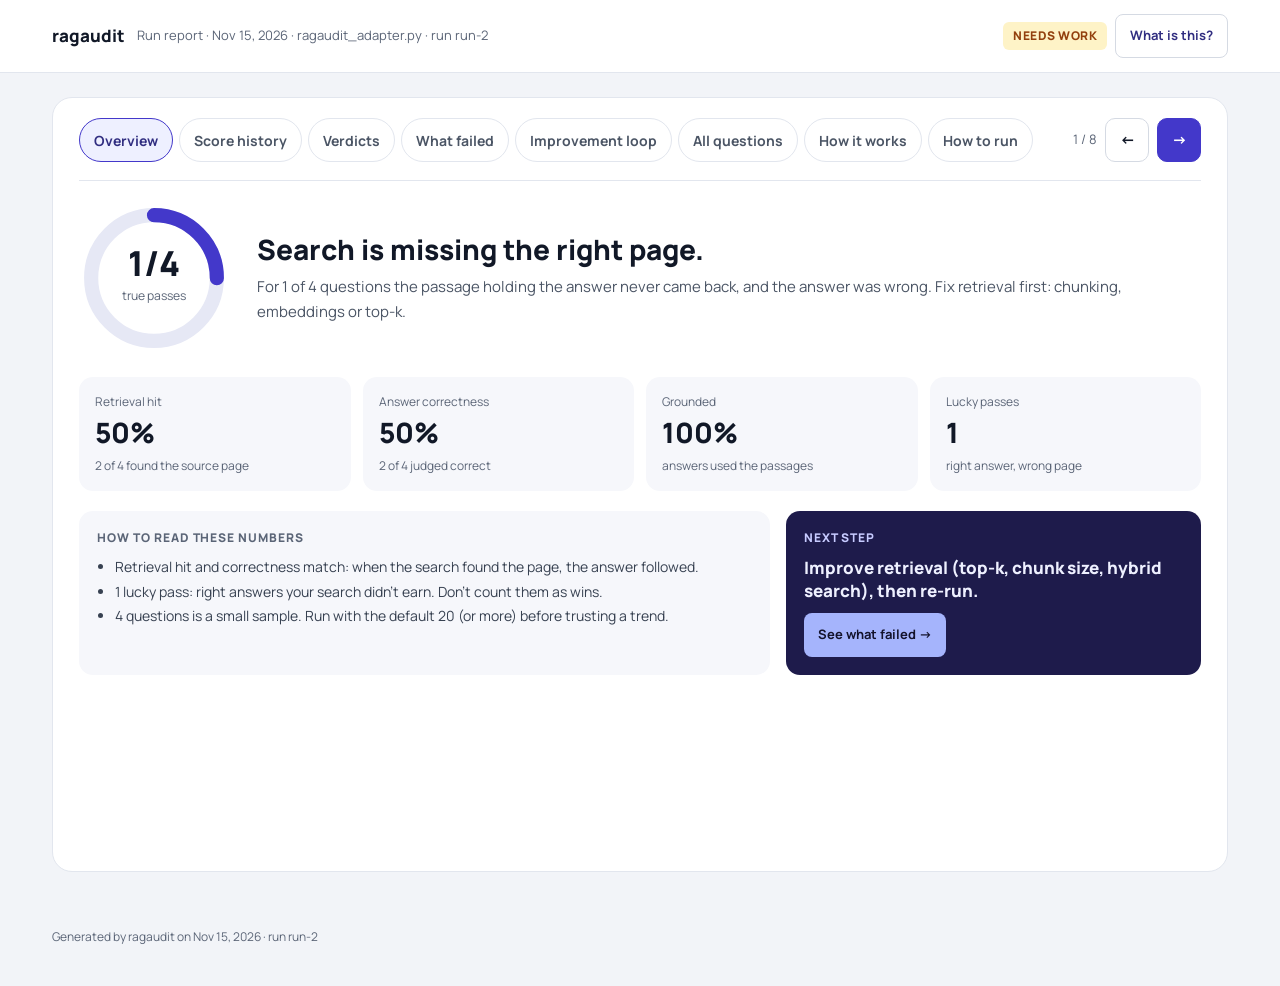
<file: tests/snapshots/report_v3_tune.html>
<!DOCTYPE html>
<html lang="en" class="no-js">
<head>
<meta charset="utf-8">
<meta name="viewport" content="width=device-width, initial-scale=1">
<title>ragaudit report · Nov 15, 2026</title>
<link rel="preconnect" href="https://fonts.googleapis.com">
<link rel="preconnect" href="https://fonts.gstatic.com" crossorigin>
<link rel="stylesheet" href="https://fonts.googleapis.com/css2?family=Manrope:wght@400;500;600;700;800&amp;family=JetBrains+Mono:wght@400;500&amp;display=swap">
<style>
/* ragaudit design system: tokens and shared components.
   Canonical source. The report inlines it; the website links a synced copy
   (docs/assets/ragaudit.css, written by scripts/sync_site.py). */
:root {
  --page: #F2F4F8;
  --card: #FFFFFF;
  --border: #E2E6EE;
  --border-strong: #D5DAE3;
  --soft: #F6F7FB;
  --text: #111827;
  --text-2: #374151;
  --body: #4B5565;
  --muted: #5B6577;
  --indigo: #4338CA;
  --indigo-dark: #312E81;
  --deep: #1E1B4B;
  --deep-2: #2E2A6B;
  --night: #13122B;
  --night-border: #34316A;
  --tint: #EEF0FF;
  --tint-2: #E0E7FF;
  --lilac: #A5B4FC;
  --lilac-text: #C7CBFF;
  --on-deep: #EEF0FF;
  --on-deep-2: #D9DCFF;
  --amber: #F59E0B;
  --amber-line: #D97706;
  --amber-tint: #FEF3C7;
  --amber-soft: #FFFBEB;
  --amber-border: #FDE68A;
  --amber-text: #92400E;
  --amber-text-2: #78350F;
  --ring: #E6E8F5;
  --good: #15803D;
  --good-tint: #DCFCE7;
  --good-text: #14532D;
  --bad: #B91C1C;
  --grey-count: #5F6878;
  --font: Manrope, system-ui, -apple-system, "Segoe UI", Roboto, sans-serif;
  --mono: "JetBrains Mono", ui-monospace, SFMono-Regular, Menlo, Consolas, monospace;
}
* { box-sizing: border-box; }
html { -webkit-text-size-adjust: 100%; }
body { margin: 0; background: var(--page); color: var(--text); font-family: var(--font); line-height: 1.5; }
a { color: var(--indigo); }
a:hover { color: var(--indigo-dark); }
code, pre, .mono { font-family: var(--mono); }
h1, h2, h3 { margin: 0; }
button { font: inherit; }
:focus-visible { outline: 3px solid var(--indigo); outline-offset: 2px; }
.muted { color: var(--muted); }
.eyebrow { font-size: 12px; font-weight: 800; letter-spacing: 0.08em; }
.eyebrow.indigo { color: var(--indigo); }
.eyebrow.amber { color: var(--amber-text); }
.sr-only { position: absolute; width: 1px; height: 1px; padding: 0; margin: -1px; overflow: hidden; clip: rect(0 0 0 0); white-space: nowrap; border: 0; }

/* buttons */
.btn { display: inline-flex; align-items: center; justify-content: center; gap: 8px; min-height: 44px; padding: 8px 14px; border-radius: 8px; border: 1px solid var(--border-strong); background: var(--card); color: var(--indigo-dark); font-size: 13px; font-weight: 700; cursor: pointer; text-decoration: none; }
.btn:hover { border-color: var(--indigo); }
.btn-primary { background: var(--indigo); border-color: var(--indigo); color: #FFFFFF; }
.btn-primary:hover { background: var(--indigo-dark); color: #FFFFFF; }
.btn-arrow { min-width: 44px; padding: 0; font-weight: 800; font-size: 15px; color: var(--text); border-radius: 10px; }
.btn-arrow.btn-primary { color: #FFFFFF; }
.btn-small { font-size: 13px; font-weight: 600; color: var(--text); }
.btn-big { min-height: 48px; padding: 12px 20px; font-size: 15px; border-radius: 10px; font-weight: 800; }
.btn-ghost-big { min-height: 48px; padding: 12px 20px; font-size: 15px; border-radius: 10px; color: var(--text); }
.btn-lilac { background: var(--lilac); border: none; color: var(--night); align-self: flex-start; }
.btn-lilac:hover { background: var(--tint-2); color: var(--night); }

/* badges */
.badge { padding: 5px 10px; border-radius: 6px; font-size: 12px; font-weight: 800; letter-spacing: 0.04em; }
.badge-needs_work { background: var(--amber-tint); color: var(--amber-text); }
.badge-good { background: var(--tint); color: var(--indigo-dark); }
.badge-strong { background: var(--good-tint); color: var(--good-text); }

/* pill tabs */
.tabs { display: flex; flex-wrap: wrap; gap: 6px; }
.tab { min-height: 44px; padding: 8px 14px; border-radius: 999px; border: 1px solid var(--border); background: var(--card); color: var(--body); font-size: 14px; font-weight: 700; cursor: pointer; }
.tab[aria-selected="true"] { border-color: var(--indigo); background: var(--tint); color: var(--indigo-dark); }
.tab-nav { display: flex; align-items: center; gap: 8px; }
.tab-pos { font-size: 13px; color: var(--muted); }

/* layout helpers */
.row { display: flex; flex-wrap: wrap; gap: 28px; }
.row-16 { display: flex; flex-wrap: wrap; gap: 16px; }
.col-main { flex: 3 1 560px; min-width: 0; }
.col-2 { flex: 2 1 420px; min-width: 0; }
.col-side { flex: 1 1 280px; min-width: 0; display: flex; flex-direction: column; gap: 12px; }
.card-soft { background: var(--soft); border-radius: 14px; padding: 18px; }
.card-soft h3, .card-title { font-size: 15px; font-weight: 800; margin-bottom: 6px; }
.card-text { font-size: 14px; line-height: 1.6; color: var(--body); }
.card-label { font-size: 12px; font-weight: 800; letter-spacing: 0.08em; color: var(--muted); margin-bottom: 8px; }
.card-deep { background: var(--deep); color: var(--on-deep); border-radius: 14px; padding: 18px; display: flex; flex-direction: column; gap: 10px; }
.card-deep .card-label { color: var(--lilac-text); margin: 0; }
.card-deep ul { margin: 0; padding-left: 18px; font-size: 14px; line-height: 1.7; color: var(--on-deep-2); }
.card-deep code { display: block; background: var(--deep-2); border-radius: 8px; padding: 10px; font-size: 12px; overflow-x: auto; white-space: nowrap; color: var(--on-deep); }
.card-link { text-align: left; background: var(--deep); color: var(--on-deep); border: none; border-radius: 14px; padding: 18px; cursor: pointer; width: 100%; }
.card-link .card-text { color: var(--on-deep-2); }
.card-link:hover { background: var(--indigo-dark); }

/* score ring and stat cards */
.ring { flex: none; }
.stats { display: grid; grid-template-columns: repeat(4, minmax(0, 1fr)); gap: 12px; margin-bottom: 20px; }
.stat { background: var(--soft); border-radius: 14px; padding: 16px; min-width: 0; }
.stat-label, .stat-note { font-size: 12px; color: var(--muted); }
.stat-note { margin-top: 4px; }
.stat-value { font-size: 28px; font-weight: 800; }

/* verdict grid */
.verdicts { display: grid; grid-template-columns: 120px repeat(2, minmax(0, 1fr)); gap: 10px; }
.vg-col { font-size: 13px; font-weight: 800; color: var(--muted); text-align: center; align-self: end; }
.vg-row { font-size: 13px; font-weight: 800; color: var(--muted); display: flex; align-items: center; }
.cell { border-radius: 14px; padding: 18px; background: var(--soft); min-width: 0; }
.cell-head { display: flex; flex-wrap: wrap; align-items: baseline; gap: 10px; }
.cell-count { font-size: 34px; font-weight: 800; color: var(--grey-count); }
.cell-name { font-weight: 800; color: var(--text-2); }
.cell-text { font-size: 13px; line-height: 1.55; color: var(--body); margin-top: 6px; }
.cell-true_pass { background: var(--tint); }
.cell-true_pass .cell-count { color: var(--indigo); }
.cell-true_pass .cell-name, .cell-true_pass .cell-text { color: var(--indigo-dark); }
.cell.cell-hot { background: var(--amber-soft); border: 1px solid var(--amber-border); }
.cell.cell-hot .cell-count, .cell.cell-hot .cell-name { color: var(--amber-text); }
.cell.cell-hot .cell-text { color: var(--amber-text-2); }

/* chips */
.chip { display: inline-flex; align-items: center; gap: 8px; margin-top: 16px; padding: 7px 12px; border-radius: 999px; font-size: 13px; font-weight: 700; }
.chip-good { background: var(--good-tint); color: var(--good-text); }
.chip-warn { background: var(--amber-tint); color: var(--amber-text); }

/* code rows with copy buttons */
/* how to run */
.cmd-easy { border: 1px solid var(--border); border-radius: 14px; overflow: hidden; }
.cmd-easy-head { display: flex; align-items: center; gap: 12px; padding: 12px 14px; background: var(--soft); }
.cmd-n { flex: none; width: 26px; height: 26px; border-radius: 50%; background: var(--indigo); color: #FFFFFF; font-size: 13px; font-weight: 800; display: flex; align-items: center; justify-content: center; }
.cmd-what-strong { font-size: 14px; font-weight: 700; }
.cmd-easy-body { display: flex; align-items: center; gap: 12px; padding: 12px 14px; background: var(--night); }
.cmd-easy-body code { flex: 1 1 auto; min-width: 0; overflow-x: auto; white-space: nowrap; font-size: 14px; color: var(--on-deep); }
.cmd-easy-body .prompt { color: var(--lilac); }
.copy { flex: none; min-height: 44px; min-width: 88px; padding: 6px 12px; border-radius: 8px; border: 1px solid var(--border-strong); background: var(--card); color: var(--indigo-dark); font-size: 13px; font-weight: 700; cursor: pointer; }
.copy-dark { border-color: var(--night-border); background: var(--deep); color: var(--on-deep); }
.cmd-list { display: flex; flex-direction: column; gap: 8px; }
.cmd-row { display: flex; flex-wrap: wrap; align-items: center; gap: 12px; padding: 10px 12px; border: 1px solid var(--border); border-radius: 12px; }
.cmd-row code { flex: 1 1 320px; min-width: 0; overflow-x: auto; white-space: nowrap; font-size: 13px; background: var(--page); border-radius: 8px; padding: 8px 10px; color: var(--text); }
.cmd-row .cmd-what { flex: 1 1 220px; font-size: 13px; color: var(--body); min-width: 0; }
.cmd-inline { display: flex; flex-wrap: wrap; align-items: center; gap: 10px; margin-top: 10px; }
.cmd-inline code { flex: 1 1 260px; min-width: 0; overflow-x: auto; white-space: nowrap; font-size: 13px; background: var(--card); border: 1px solid var(--border); border-radius: 8px; padding: 10px; }

/* slides */
.slides { width: 100%; font-family: var(--font); }
.slides-inner { width: 100%; padding: 18px; border-radius: 16px; background: var(--card); border: 1px solid var(--border); }
.slides-top { display: flex; align-items: center; justify-content: space-between; gap: 12px; margin-bottom: 12px; }
.slide { margin: 0; }
.js .slide[hidden] { display: none; }
.no-js .slide[hidden] { display: none; }
.slide-svg { display: block; width: 100%; height: auto; background: var(--soft); border: 1px solid var(--border); border-radius: 12px; }
.slide-caption { display: block; margin-top: 14px; min-height: 64px; }
.slide-title { display: block; font-size: 17px; font-weight: 800; color: var(--text); }
.slide-body { display: block; font-size: 14px; line-height: 1.55; margin-top: 4px; color: var(--muted); }
.slides-nav { display: flex; align-items: center; justify-content: space-between; gap: 12px; margin-top: 12px; }
.no-js .slides-nav, .no-js .slides-fs { display: none; }
.slide-dots { display: flex; gap: 0; flex-wrap: wrap; }
.slide-dot { width: 34px; height: 44px; padding: 0; border: none; background: transparent; cursor: pointer; display: inline-flex; align-items: center; justify-content: center; }
.slide-dot::before { content: ""; display: block; width: 10px; height: 10px; border-radius: 5px; background: #CBD2DE; transition: width 0.2s; }
.slide-dot[aria-current="true"]::before { width: 26px; background: var(--indigo); }
.slides-arrows { display: flex; gap: 8px; }
.slides.fs, .slides:fullscreen { position: fixed; inset: 0; z-index: 1000; display: flex; align-items: center; justify-content: center; padding: 32px; background: rgba(17, 16, 46, 0.92); }
.slides:fullscreen { position: static; }
.slides.fs .slides-inner, .slides:fullscreen .slides-inner { max-width: 1040px; max-height: 100%; overflow: auto; padding: 24px; border-radius: 18px; border: none; }

/* slides, dark variant (website hero): the drawings switch palette in the macro; the frame follows here */
.slides-dark .slides-inner { background: #1A1838; border-color: var(--night-border); }
.slides-dark .slide-svg { background: var(--night); border-color: var(--night-border); }
.slides-dark .eyebrow.muted, .slides-dark .slide-body { color: #BCC0E8; }
.slides-dark .slide-title { color: var(--on-deep); }
.slides-dark .btn { background: #1A1838; border-color: var(--night-border); color: var(--on-deep); }
.slides-dark .btn:hover { border-color: var(--lilac); }
.slides-dark .btn-arrow.btn-primary { background: var(--lilac); border-color: var(--lilac); color: var(--night); }
.slides-dark .slide-dot::before { background: #4A4785; }
.slides-dark .slide-dot[aria-current="true"]::before { background: var(--lilac); }
.slides-dark:focus-visible, .slides-dark :focus-visible { outline-color: var(--lilac); }
.slides-dark.fs { background: rgba(8, 7, 22, 0.94); }

@media (max-width: 720px) {
  .stats { grid-template-columns: repeat(2, minmax(0, 1fr)); }
  .verdicts { grid-template-columns: 64px repeat(2, minmax(0, 1fr)); gap: 8px; }
  .vg-col, .vg-row { font-size: 11px; }
  .cell { padding: 12px; }
  .cell-count { font-size: 26px; }
  .slides.fs { padding: 8px; }
  .slide-dot { width: 24px; }
  .slides-nav { gap: 8px; }
  .col-main, .col-2, .col-side { flex-basis: 100%; }
  .row { gap: 20px; }
}
@media (prefers-reduced-motion: reduce) {
  *, *::before, *::after { transition: none !important; animation: none !important; scroll-behavior: auto !important; }
}

/* report-only layout and widgets; the shared design system (design.css) is inlined before this. */
/* header */
.top { background: var(--card); border-bottom: 1px solid var(--border); }
.top-inner { max-width: 1240px; margin: 0 auto; padding: 14px 32px; display: flex; flex-wrap: wrap; align-items: center; justify-content: space-between; gap: 12px; }
.brand { display: flex; flex-wrap: wrap; align-items: center; gap: 12px; min-width: 0; }
.brand-name { font-weight: 800; font-size: 17px; }
.brand-meta { font-size: 13px; color: var(--muted); overflow-wrap: anywhere; }
.top-actions { display: flex; align-items: center; gap: 8px; }

main { max-width: 1240px; margin: 0 auto; padding: 24px 32px 56px; }
.scope { font-size: 13px; color: var(--body); margin: 0 0 12px; }
.report { background: var(--card); border: 1px solid var(--border); border-radius: 20px; padding: 20px 26px 28px; }

/* tab bar and panels */
.tabbar { display: flex; flex-wrap: wrap; align-items: center; justify-content: space-between; gap: 12px; padding-bottom: 18px; margin-bottom: 22px; border-bottom: 1px solid var(--border); }
.no-js .tabbar { display: none; }
.panel { min-height: 640px; }
.js .panel[hidden] { display: none; }
.no-js .panel + .panel { margin-top: 40px; padding-top: 28px; border-top: 1px solid var(--border); min-height: 0; }
.no-js .panel { min-height: 0; }
.panel-title { font-size: 22px; font-weight: 800; margin: 0 0 6px; }
.panel-lede { margin: 0 0 18px; font-size: 14px; color: var(--body); }

/* overview */
.hero { display: flex; flex-wrap: wrap; align-items: center; gap: 28px; margin-bottom: 24px; }
.hero-text { flex: 1 1 420px; min-width: 0; }
.hero h1 { margin: 0 0 8px; font-size: 28px; font-weight: 800; line-height: 1.25; }
.hero p { margin: 0; font-size: 15px; line-height: 1.65; color: var(--body); }
.reading ul { margin: 0; padding-left: 18px; font-size: 14px; line-height: 1.75; color: var(--text-2); }
.next-title { font-size: 17px; font-weight: 800; line-height: 1.35; }

/* score history */
.chart-head { display: flex; flex-wrap: wrap; justify-content: space-between; align-items: baseline; gap: 10px; margin-bottom: 6px; }
.chart-title { font-size: 16px; font-weight: 800; }
.legend { display: flex; flex-wrap: wrap; gap: 14px; font-size: 12px; color: var(--muted); }
.legend-line { display: inline-block; width: 14px; height: 3px; border-radius: 2px; vertical-align: middle; margin-right: 6px; background: var(--indigo); }
.legend-dash { display: inline-block; width: 14px; height: 0; border-top: 3px dashed var(--amber-line); vertical-align: middle; margin-right: 6px; }
.legend-mark { display: inline-block; width: 9px; height: 9px; transform: rotate(45deg); background: var(--amber); vertical-align: middle; margin-right: 7px; }
.chart-sub { font-size: 12px; color: var(--muted); margin-bottom: 8px; }
.chart svg { display: block; width: 100%; height: auto; }
.runs { display: grid; grid-template-columns: repeat(auto-fill, minmax(76px, 1fr)); gap: 6px; margin-top: 6px; }
.run-btn { text-align: center; min-height: 44px; padding: 6px 4px; border-radius: 10px; cursor: pointer; color: var(--text); background: transparent; border: 1px solid var(--border); }
.run-btn[aria-pressed="true"] { color: #FFFFFF; background: var(--indigo); border-color: var(--indigo); }
.run-btn .run-name { display: block; font-size: 13px; font-weight: 800; }
.run-btn .run-date { display: block; font-size: 11px; }
.run-detail { display: flex; flex-wrap: wrap; gap: 16px; align-items: center; margin-top: 12px; padding: 14px 16px; border-radius: 12px; background: var(--page); }
.run-detail-main { flex: 1 1 220px; min-width: 0; }
.run-detail-meta { font-size: 12px; font-weight: 700; color: var(--muted); }
.run-detail-note { font-size: 15px; font-weight: 700; margin-top: 2px; overflow-wrap: anywhere; }
.run-detail-nums { display: flex; flex-wrap: wrap; gap: 18px; font-size: 13px; }
.run-detail-nums .num { font-size: 18px; font-weight: 800; }
.run-detail-warn { flex-basis: 100%; font-size: 13px; color: var(--amber-text); }
.delta-good { color: var(--good); }
.delta-bad { color: var(--bad); }
.older { font-size: 12px; color: var(--muted); margin-top: 8px; }
.empty { background: var(--soft); border-radius: 14px; padding: 18px; margin-top: 12px; }
.empty-title { font-size: 15px; font-weight: 800; margin-bottom: 8px; }

/* what failed */
.fail-layout { display: flex; flex-wrap: wrap; gap: 24px; align-items: flex-start; }
.fail-list { flex: 1 1 240px; max-width: 320px; min-width: 0; display: flex; flex-direction: column; gap: 6px; }
.fail-item { text-align: left; min-height: 44px; padding: 10px 12px; border-radius: 12px; border: 1px solid var(--border); background: var(--card); color: var(--text); cursor: pointer; font-size: 13px; line-height: 1.4; }
.fail-item[aria-pressed="true"] { border-color: var(--indigo); background: var(--tint); }
.fail-item .fail-kind { display: block; font-size: 11px; font-weight: 800; letter-spacing: 0.06em; color: var(--amber-text); margin-bottom: 2px; }
.fail-detail-wrap { flex: 999 1 560px; min-width: 0; }
.js .fail-detail[hidden] { display: none; }
.no-js .fail-detail + .fail-detail { margin-top: 32px; }
.fail-q { font-size: 22px; font-weight: 800; margin: 0 0 16px; overflow-wrap: anywhere; }
.answers { display: grid; grid-template-columns: repeat(2, minmax(0, 1fr)); gap: 10px; margin-bottom: 16px; }
.ans { border-radius: 12px; padding: 16px; min-width: 0; }
.ans-label { font-size: 12px; font-weight: 700; }
.ans-text { font-size: 18px; font-weight: 800; overflow-wrap: anywhere; }
.ans-key { background: var(--tint); color: var(--indigo-dark); }
.ans-got { background: var(--amber-soft); border: 1px solid var(--amber-border); color: var(--amber-text); }
.ans-got.ok { background: var(--tint); border-color: var(--tint); color: var(--indigo-dark); }
.passages { display: flex; flex-direction: column; gap: 8px; }
.passage { display: flex; gap: 12px; padding: 12px 14px; border-radius: 10px; border: 1px solid var(--border); min-width: 0; }
.passage.source { border: 2px solid var(--lilac); background: #F8F9FF; }
.passage-rank { font-family: var(--mono); font-size: 12px; color: var(--muted); flex: none; }
.passage.source .passage-rank { color: var(--indigo); font-weight: 500; }
.passage-text { font-family: var(--mono); font-size: 13px; line-height: 1.6; color: var(--text-2); min-width: 0; overflow-wrap: anywhere; }
.passage-text b { color: var(--text); }
.passage-tag { margin-left: auto; font-size: 12px; font-weight: 800; color: var(--indigo); flex: none; }
.passage.gold { border-style: dashed; }
.none-note { font-size: 14px; color: var(--body); }

/* improvement loop */
.bars { display: flex; flex-direction: column; gap: 14px; }
.bar-head { display: flex; justify-content: space-between; gap: 8px; font-size: 13px; margin-bottom: 6px; }
.bar { height: 12px; border-radius: 6px; background: var(--ring); }
.bar > span { display: block; height: 12px; border-radius: 6px; }
.changes { font-family: var(--mono); font-size: 13px; line-height: 2; }
.changes div { display: flex; justify-content: space-between; gap: 12px; }
.changes .knob { color: var(--muted); overflow-wrap: anywhere; }
.sparkline { display: block; width: 100%; max-width: 280px; height: auto; margin-top: 12px; }

/* all questions */
.table-head { display: flex; flex-wrap: wrap; justify-content: space-between; align-items: baseline; gap: 12px; margin-bottom: 14px; }
.chips { display: flex; flex-wrap: wrap; gap: 6px; margin-bottom: 12px; }
.filter { min-height: 44px; padding: 6px 12px; border-radius: 999px; border: 1px solid var(--border); background: var(--card); color: var(--body); font-size: 13px; font-weight: 700; cursor: pointer; }
.filter[aria-pressed="true"] { border-color: var(--indigo); background: var(--tint); color: var(--indigo-dark); }
.table-scroll { overflow-x: auto; -webkit-overflow-scrolling: touch; border-radius: 4px; }
table.cases { width: 100%; border-collapse: collapse; font-size: 14px; min-width: 760px; }
table.cases th { text-align: left; color: var(--muted); padding: 10px 8px; font-weight: 700; border-bottom: 1px solid var(--border); }
table.cases td { padding: 13px 8px; border-bottom: 1px solid #EEF0F5; vertical-align: top; overflow-wrap: anywhere; }
table.cases tr.hot { background: var(--amber-soft); }
.v-true_pass { color: var(--indigo); font-weight: 800; }
.v-lucky_pass, .v-generation_failure, .v-retrieval_failure { color: var(--amber-text); font-weight: 800; }
.facts { display: flex; flex-wrap: wrap; gap: 8px 24px; margin-top: 18px; font-size: 13px; color: var(--muted); }

/* welcome dialog */
.welcome { position: fixed; inset: 0; z-index: 100; background: rgba(17, 16, 46, 0.72); display: flex; align-items: center; justify-content: center; padding: 32px; }
.welcome[hidden] { display: none; }
.welcome-box { position: relative; width: 100%; max-width: 1100px; max-height: 100%; overflow: auto; background: var(--card); border-radius: 22px; padding: 30px; display: flex; flex-wrap: wrap; gap: 28px; align-items: center; }
.welcome-close { position: absolute; top: 14px; right: 14px; width: 44px; height: 44px; border-radius: 50%; border: 1px solid var(--border-strong); background: var(--card); color: var(--text); cursor: pointer; display: flex; align-items: center; justify-content: center; padding: 0; z-index: 2; }
.welcome-text { flex: 1 1 300px; min-width: 0; }
.welcome-text h2 { margin: 0 0 12px; font-size: 30px; font-weight: 800; line-height: 1.2; }
.welcome-text p { margin: 0 0 14px; font-size: 15px; line-height: 1.65; color: var(--body); }
.welcome-text p:last-of-type { margin-bottom: 22px; }
.welcome-actions { display: flex; flex-wrap: wrap; gap: 10px; }
.welcome-art { flex: 1 1 480px; min-width: 0; }

.foot { max-width: 1240px; margin: 0 auto; padding: 0 32px 40px; font-size: 12px; color: var(--muted); }

@media (max-width: 720px) {
  .top-inner { padding: 12px 16px; }
  main { padding: 16px 16px 40px; }
  .foot { padding: 0 16px 32px; }
  .report { padding: 16px 14px 22px; border-radius: 16px; }
  .hero h1 { font-size: 23px; }
  .hero { gap: 18px; }
  .answers { grid-template-columns: minmax(0, 1fr); }
  .fail-list { max-width: none; }
  .welcome { padding: 12px; align-items: flex-start; }
  .welcome-box { padding: 22px 16px; gap: 18px; }
  .welcome-text h2 { font-size: 24px; padding-right: 40px; }
  .hero-text, .welcome-art, .welcome-text, .fail-detail-wrap { flex-basis: 100%; }
  .tab-nav { margin-left: auto; }
}

</style>
</head>
<body>
<header class="top">
  <div class="top-inner">
    <div class="brand">
      <div class="brand-name">ragaudit</div>
      <div class="brand-meta">Run report · Nov 15, 2026 · ragaudit_adapter.py · run run-2</div>
    </div>
    <div class="top-actions">
      <span class="badge badge-needs_work" title="STRONG: 80% or more true passes · GOOD: 60% or more · NEEDS WORK: below 60%">NEEDS WORK</span>
      <button type="button" class="btn" data-welcome-open>What is this?</button>
    </div>
  </div>
</header>

<main>
  
  <section class="report" aria-label="Report">
    <div class="tabbar">
      <div class="tabs" role="tablist" aria-label="Report sections">
        <button type="button" role="tab" id="tab-overview" data-tab="overview" aria-controls="panel-overview" aria-selected="true" tabindex="0" class="tab">Overview</button>
        <button type="button" role="tab" id="tab-history" data-tab="history" aria-controls="panel-history" aria-selected="false" tabindex="-1" class="tab">Score history</button>
        <button type="button" role="tab" id="tab-verdicts" data-tab="verdicts" aria-controls="panel-verdicts" aria-selected="false" tabindex="-1" class="tab">Verdicts</button>
        <button type="button" role="tab" id="tab-failed" data-tab="failed" aria-controls="panel-failed" aria-selected="false" tabindex="-1" class="tab">What failed</button>
        <button type="button" role="tab" id="tab-loop" data-tab="loop" aria-controls="panel-loop" aria-selected="false" tabindex="-1" class="tab">Improvement loop</button>
        <button type="button" role="tab" id="tab-questions" data-tab="questions" aria-controls="panel-questions" aria-selected="false" tabindex="-1" class="tab">All questions</button>
        <button type="button" role="tab" id="tab-how" data-tab="how" aria-controls="panel-how" aria-selected="false" tabindex="-1" class="tab">How it works</button>
        <button type="button" role="tab" id="tab-run" data-tab="run" aria-controls="panel-run" aria-selected="false" tabindex="-1" class="tab">How to run</button>
      </div>
      <div class="tab-nav">
        <span class="tab-pos" data-tab-pos>1 / 8</span>
        <button type="button" class="btn btn-arrow" data-tab-prev aria-label="Previous section">←</button>
        <button type="button" class="btn btn-arrow btn-primary" data-tab-next aria-label="Next section">→</button>
      </div>
    </div>

    
    <div class="panel" role="tabpanel" id="panel-overview" aria-labelledby="tab-overview">
      <div class="hero">
        <svg class="ring" width="150" height="150" viewBox="0 0 148 148" role="img" aria-label="1 of 4 true passes">
          <circle cx="74" cy="74" r="62" fill="none" stroke="#E6E8F5" stroke-width="14"></circle>
          <circle cx="74" cy="74" r="62" fill="none" stroke="#4338CA" stroke-width="14" stroke-linecap="round" stroke-dasharray="97.4 389.6" transform="rotate(-90 74 74)"></circle>
          <text x="74" y="72" text-anchor="middle" font-family="Manrope, system-ui, sans-serif" font-size="34" font-weight="800" fill="#111827">1/4</text>
          <text x="74" y="96" text-anchor="middle" font-family="Manrope, system-ui, sans-serif" font-size="12" fill="#5B6577">true passes</text>
        </svg>
        <div class="hero-text">
          <h1>Search is missing the right page.</h1>
          <p>For 1 of 4 questions the passage holding the answer never came back, and the answer was wrong. Fix retrieval first: chunking, embeddings or top-k.</p>
        </div>
      </div>
      <div class="stats">
        
        <div class="stat"><div class="stat-label">Retrieval hit</div><div class="stat-value">50%</div><div class="stat-note">2 of 4 found the source page</div></div>
        
        <div class="stat"><div class="stat-label">Answer correctness</div><div class="stat-value">50%</div><div class="stat-note">2 of 4 judged correct</div></div>
        
        <div class="stat"><div class="stat-label">Grounded</div><div class="stat-value">100%</div><div class="stat-note">answers used the passages</div></div>
        
        <div class="stat"><div class="stat-label">Lucky passes</div><div class="stat-value">1</div><div class="stat-note">right answer, wrong page</div></div>
        
      </div>
      <div class="row-16">
        <div class="card-soft reading col-2">
          <div class="card-label">HOW TO READ THESE NUMBERS</div>
          <ul><li>Retrieval hit and correctness match: when the search found the page, the answer followed.</li><li>1 lucky pass: right answers your search didn&#39;t earn. Don&#39;t count them as wins.</li><li>4 questions is a small sample. Run with the default 20 (or more) before trusting a trend.</li></ul>
        </div>
        <div class="card-deep col-side">
          <div class="card-label">NEXT STEP</div>
          <div class="next-title">Improve retrieval (top-k, chunk size, hybrid search), then re-run.</div>
          <button type="button" class="btn btn-lilac" data-goto="failed">See what failed →</button>
        </div>
      </div>
    </div>

    
    <div class="panel" role="tabpanel" id="panel-history" aria-labelledby="tab-history" hidden>
      <h2 class="sr-only">Score history</h2>
      <div class="row">
        <div class="col-main chart" data-chart>
          
          <div class="chart-head">
            <div class="chart-title">Score history</div>
            <div class="legend">
              <span><span class="legend-line" aria-hidden="true"></span>true pass</span>
              <span><span class="legend-dash" aria-hidden="true"></span>retrieval hit</span>
              
            </div>
          </div>
          
          <div class="chart-sub">2 runs of this project, oldest on the left. Deltas compare only the questions two runs share.</div>
          <svg viewBox="0 0 640 280" role="img" aria-label="True pass rate across 2 runs: 25%, 68%">
            <line x1="40" y1="250" x2="620" y2="250" stroke="#E2E6EE"></line>
            <line x1="40" y1="145" x2="620" y2="145" stroke="#E2E6EE" stroke-dasharray="3 5"></line>
            <line x1="40" y1="40" x2="620" y2="40" stroke="#E2E6EE" stroke-dasharray="3 5"></line>
            <text x="34" y="254" text-anchor="end" font-family="Manrope, system-ui, sans-serif" font-size="11" fill="#5B6577">0</text>
            <text x="34" y="149" text-anchor="end" font-family="Manrope, system-ui, sans-serif" font-size="11" fill="#5B6577">50</text>
            <text x="34" y="44" text-anchor="end" font-family="Manrope, system-ui, sans-serif" font-size="11" fill="#5B6577">100</text>
            <line data-sel-band x1="600.0" y1="30" x2="600.0" y2="250" stroke="#EEF0FF" stroke-width="22"></line>
            
            <polyline fill="none" stroke="#D97706" stroke-width="2.5" stroke-dasharray="6 5" points="70.0,145.0 600.0,92.5"></polyline>
            <polyline fill="none" stroke="#4338CA" stroke-width="3.5" stroke-linejoin="round" points="70.0,197.5 600.0,107.2"></polyline>
            
            
            
            <circle data-point cx="70.0" cy="197.5" r="6" fill="#4338CA" stroke="#FFFFFF" stroke-width="2"></circle>
            
            
            <circle data-point cx="600.0" cy="107.2" r="9" fill="#4338CA" stroke="#FFFFFF" stroke-width="2"></circle>
            
            <text data-sel-label x="600.0" y="89.2" text-anchor="middle" font-family="Manrope, system-ui, sans-serif" font-size="13" font-weight="800" fill="#4338CA">68%</text>
          </svg>
          <div class="runs">
            
            <button type="button" class="run-btn" data-run aria-pressed="false" aria-label="Run 1, Nov 16: true pass 25%">
              <span class="run-name">Run 1</span><span class="run-date">Nov 16</span>
            </button>
            
            <button type="button" class="run-btn" data-run aria-pressed="true" aria-label="Run 2, Nov 17: true pass 68%">
              <span class="run-name">Run 2</span><span class="run-date">Nov 17</span>
            </button>
            
          </div>
          
          <div class="run-detail" data-run-detail aria-live="polite">
            <div class="run-detail-main">
              <div class="run-detail-meta" data-d="meta">Run 2 · Nov 17 · Improve · this report</div>
              <div class="run-detail-note" data-d="note">First improve · 4 questions</div>
            </div>
            <div class="run-detail-nums">
              <div><div class="muted">true pass</div><div class="num" data-d="tp">68%</div></div>
              <div><div class="muted">retrieval hit</div><div class="num" data-d="hit">75%</div></div>
              <div><div class="muted">vs last run</div><div class="num " data-d="delta">first run</div></div>
            </div>
            <div class="run-detail-warn" data-d="warn" hidden></div>
          </div>
          
          
        </div>
        <div class="col-side">
          <div class="card-soft"><div class="card-label">WHERE THIS COMES FROM</div><div class="card-text">Every check is saved in your project folder, so each new report draws every earlier run.</div></div>
          <div class="card-soft"><div class="card-label">FAIR COMPARISONS</div><div class="card-text">Runs reuse the same questions while your documents stay the same. Runs where documents changed are marked.</div></div>
          <div class="card-soft"><div class="card-label">READING A DIP</div><div class="card-text">A drop right after new documents usually means look-alike pages now compete. Try raising top-k or adding re-ranking.</div></div>
        </div>
      </div>
    </div>

    
    <div class="panel" role="tabpanel" id="panel-verdicts" aria-labelledby="tab-verdicts" hidden>
      <h2 class="panel-title">Verdicts: two checks, crossed</h2>
      <p class="panel-lede">Each question is judged on retrieval and on the answer separately. Where it lands tells you what to fix.</p>
      <div class="verdicts">
        <div></div>
        <div class="vg-col">FOUND THE PAGE</div>
        <div class="vg-col">MISSED THE PAGE</div>
        <div class="vg-row">RIGHT ANSWER</div>
        <div class="cell cell-true_pass"><div class="cell-head"><span class="cell-count">1</span><span class="cell-name">True pass</span></div><div class="cell-text">Worked end to end. This is the number to protect when you change anything.</div></div>
        <div class="cell cell-hot"><div class="cell-head"><span class="cell-count">1</span><span class="cell-name">Lucky pass</span></div><div class="cell-text">Right answer from the wrong page: the model guessed from memory. Each one is re-asked with no pages to confirm.</div></div>
        <div class="vg-row">WRONG ANSWER</div>
        <div class="cell"><div class="cell-head"><span class="cell-count">1</span><span class="cell-name">Generation failure</span></div><div class="cell-text">The page was there and the model still got it wrong. Fix the prompt, passage length or model.</div></div>
        <div class="cell"><div class="cell-head"><span class="cell-count">1</span><span class="cell-name">Retrieval failure</span></div><div class="cell-text">Wrong page, wrong answer. Fix chunking, embeddings or top-k.</div></div>
      </div>
    </div>

    
    <div class="panel" role="tabpanel" id="panel-failed" aria-labelledby="tab-failed" hidden>
      
      <h2 class="sr-only">What failed</h2>
      <div class="fail-layout">
        
        <div class="fail-list" aria-label="Failing questions">
          
          <button type="button" class="fail-item" data-fail aria-pressed="true"><span class="fail-kind">GENERATION FAILURE</span>How many questions does check write by default (2)?</button>
          
          <button type="button" class="fail-item" data-fail aria-pressed="false"><span class="fail-kind">LUCKY PASS</span>How many questions does check write by default (3)?</button>
          
          <button type="button" class="fail-item" data-fail aria-pressed="false"><span class="fail-kind">RETRIEVAL FAILURE</span>How many questions does check write by default (4)?</button>
          
        </div>
        
        <div class="fail-detail-wrap">
          
          <article class="fail-detail" data-fail-detail>
            <div class="row">
              <div class="col-2">
                <div class="eyebrow amber" style="margin-bottom: 8px">GENERATION FAILURE · 1 OF 3</div>
                <h3 class="fail-q">How many questions does check write by default (2)?</h3>
                <div class="answers">
                  <div class="ans ans-key"><div class="ans-label">Answer key</div><div class="ans-text">20</div></div>
                  <div class="ans ans-got"><div class="ans-label">Pipeline said</div><div class="ans-text">5</div></div>
                </div>
                <div class="card-label">WHAT THE SEARCH RETURNED</div>
                <div class="passages">
                  
                  <div class="passage source"><span class="passage-rank">#1</span><span class="passage-text">generate (default <b>20</b> questions total) e.g. --questions 5</span><span class="passage-tag">source</span></div>
                  
                  <div class="passage"><span class="passage-rank">#2</span><span class="passage-text">Run without --questions</span></div>
                  
                </div>
                
              </div>
              <div class="col-side">
                <div class="card-soft"><div class="card-label">WHY IT FAILED</div><div class="card-text">The right passage came back (rank #1), but the answer did not match the key. The miss happened after the search: in the prompt or the model. Judge: expected 20</div></div>
                <div class="card-deep">
                  <div class="card-label">TRY THIS</div>
                  <ul><li>Answer only the exact question asked</li><li>Answer only from the passage</li><li>Pass fewer, shorter passages</li></ul>
                  <code>ragaudit check --docs ./docs --adapter ragaudit_adapter.py --note &#34;what you changed&#34;</code>
                </div>
              </div>
            </div>
          </article>
          
          <article class="fail-detail" data-fail-detail hidden>
            <div class="row">
              <div class="col-2">
                <div class="eyebrow amber" style="margin-bottom: 8px">LUCKY PASS · 2 OF 3</div>
                <h3 class="fail-q">How many questions does check write by default (3)?</h3>
                <div class="answers">
                  <div class="ans ans-key"><div class="ans-label">Answer key</div><div class="ans-text">20</div></div>
                  <div class="ans ans-got ok"><div class="ans-label">Pipeline said</div><div class="ans-text">20</div></div>
                </div>
                <div class="card-label">WHAT THE SEARCH RETURNED</div>
                <div class="passages">
                  
                  <div class="passage"><span class="passage-rank">#1</span><span class="passage-text">generate (default 20 questions total) e.g. --questions 5</span></div>
                  
                  <div class="passage"><span class="passage-rank">#2</span><span class="passage-text">Run without --questions</span></div>
                  
                </div>
                
                <div class="card-label" style="margin-top: 16px">THE PAGE IT SHOULD HAVE FOUND</div>
                <div class="passages"><div class="passage gold"><span class="passage-rank">src</span><span class="passage-text">The default is <b>20</b> questions.</span></div></div>
                
              </div>
              <div class="col-side">
                <div class="card-soft"><div class="card-label">WHY IT FAILED</div><div class="card-text">The answer matched the key, but the passage it lives on was not retrieved, so the model answered from memory or from a look-alike page. Re-asked with no passages at all, it was still right: confirmed from memory. Judge: expected 20</div></div>
                <div class="card-deep">
                  <div class="card-label">TRY THIS</div>
                  <ul><li>Fix retrieval first: this page should come back</li><li>Tell the model to answer only from the context</li><li>Raise top-k or add re-ranking</li></ul>
                  <code>ragaudit check --docs ./docs --adapter ragaudit_adapter.py --note &#34;what you changed&#34;</code>
                </div>
              </div>
            </div>
          </article>
          
          <article class="fail-detail" data-fail-detail hidden>
            <div class="row">
              <div class="col-2">
                <div class="eyebrow amber" style="margin-bottom: 8px">RETRIEVAL FAILURE · 3 OF 3</div>
                <h3 class="fail-q">How many questions does check write by default (4)?</h3>
                <div class="answers">
                  <div class="ans ans-key"><div class="ans-label">Answer key</div><div class="ans-text">20</div></div>
                  <div class="ans ans-got"><div class="ans-label">Pipeline said</div><div class="ans-text">5</div></div>
                </div>
                <div class="card-label">WHAT THE SEARCH RETURNED</div>
                <div class="passages">
                  
                  <div class="none-note">Your adapter returned no passages for this question.</div>
                  
                </div>
                
                <div class="card-label" style="margin-top: 16px">THE PAGE IT SHOULD HAVE FOUND</div>
                <div class="passages"><div class="passage gold"><span class="passage-rank">src</span><span class="passage-text">The default is <b>20</b> questions.</span></div></div>
                
              </div>
              <div class="col-side">
                <div class="card-soft"><div class="card-label">WHY IT FAILED</div><div class="card-text">The search did not return the passage this question was written from, and the answer was wrong. Judge: expected 20</div></div>
                <div class="card-deep">
                  <div class="card-label">TRY THIS</div>
                  <ul><li>Retrieve more passages (raise top-k)</li><li>Try smaller chunks, or add keyword or hybrid search</li><li>Check this page is in your index at all</li></ul>
                  <code>ragaudit check --docs ./docs --adapter ragaudit_adapter.py --note &#34;what you changed&#34;</code>
                </div>
              </div>
            </div>
          </article>
          
        </div>
      </div>
      
    </div>

    
    <div class="panel" role="tabpanel" id="panel-loop" aria-labelledby="tab-loop" hidden>
      
      
      <div class="row-16">
        <div class="card-soft col-2" style="padding: 20px">
          <h2 style="margin: 0 0 4px; font-size: 18px; font-weight: 800">Self-improvement loop</h2>
          <p style="margin: 0 0 16px; font-size: 14px; color: #4B5565">Tuned on 10 practice questions, scored once on the 4-question locked exam · Nov 17, 2026.</p>
          <div class="bars">
            
            <div><div class="bar-head"><span>Baseline · locked exam</span><b>50</b></div><div class="bar"><span style="width: 50.0%; background: #A5B4FC"></span></div></div>
            
            <div><div class="bar-head"><span>Best config · locked exam</span><b>68</b></div><div class="bar"><span style="width: 68.0%; background: #4338CA"></span></div></div>
            
            <div><div class="bar-head"><span>Best config · practice</span><b>72</b></div><div class="bar"><span style="width: 72.0%; background: #6366F1"></span></div></div>
            
          </div>
          
          
          <div class="chip chip-good">✓ Practice − exam = 4 pts: no memorising</div>
          
          
        </div>
        <div class="card-soft col-side" style="padding: 20px; display: block">
          <div class="card-label">WHAT IT CHANGED</div>
          
          <div class="changes">
            <div><span class="knob">top_k</span><span>3 → <b>5</b></span></div>
          </div>
          
          <div class="muted" style="font-size: 13px; margin-top: 10px">3 trials · saved to best_config.yaml</div>
          
          <svg class="sparkline" viewBox="-4 0 288 64" role="img" aria-label="Practice score per trial: 55, 61, 72">
            <polyline fill="none" stroke="#4338CA" stroke-width="2" stroke-linejoin="round" points="0.0,29.4 140.0,26.3 280.0,20.6"></polyline>
            <circle cx="0.0" cy="29.4" r="3" fill="#4338CA"></circle><circle cx="140.0" cy="26.3" r="3" fill="#4338CA"></circle><circle cx="280.0" cy="20.6" r="4.5" fill="#F59E0B"></circle>
          </svg>
          <div class="muted" style="font-size: 12px">Practice score per trial; the best one in amber.</div>
          
        </div>
      </div>
      
    </div>

    
    <div class="panel" role="tabpanel" id="panel-questions" aria-labelledby="tab-questions" hidden>
      <div class="table-head">
        <h2 class="panel-title" style="margin: 0">All 4 questions</h2>
        <div class="muted" style="font-size: 13px">matched by text · threshold 0.5</div>
      </div>
      
      <div class="chips" aria-label="Filter by verdict">
        <button type="button" class="filter" data-filter="all" aria-pressed="true">All (4)</button><button type="button" class="filter" data-filter="true_pass" aria-pressed="false">True pass (1)</button><button type="button" class="filter" data-filter="lucky_pass" aria-pressed="false">Lucky pass (1)</button><button type="button" class="filter" data-filter="generation_failure" aria-pressed="false">Generation failure (1)</button><button type="button" class="filter" data-filter="retrieval_failure" aria-pressed="false">Retrieval failure (1)</button>
      </div>
      
      <div class="table-scroll" tabindex="0" aria-label="All questions table, scrolls sideways">
        <table class="cases">
          <thead><tr><th scope="col">Question</th><th scope="col" style="width: 150px">Key</th><th scope="col" style="width: 170px">Answered</th><th scope="col" style="width: 60px">Rank</th><th scope="col" style="width: 160px">Verdict</th></tr></thead>
          <tbody>
            
            <tr data-case="true_pass"><td>How many questions does check write by default (1)?</td><td>20</td><td>20</td><td>#1</td><td class="v-true_pass">True pass</td></tr>
            
            <tr data-case="generation_failure" class="hot"><td>How many questions does check write by default (2)?</td><td>20</td><td>5</td><td>#1</td><td class="v-generation_failure">Generation failure</td></tr>
            
            <tr data-case="lucky_pass" class="hot"><td>How many questions does check write by default (3)?</td><td>20</td><td>20</td><td>–</td><td class="v-lucky_pass">Lucky pass</td></tr>
            
            <tr data-case="retrieval_failure" class="hot"><td>How many questions does check write by default (4)?</td><td>20</td><td>5</td><td>–</td><td class="v-retrieval_failure">Retrieval failure</td></tr>
            
          </tbody>
        </table>
      </div>
      <div class="facts"><span>Ablation: 1 of 1 lucky pass(es) still right with no passages</span><span>Judge parse failures: 0</span><span>Model calls: 15</span><span>matched by text · threshold 0.5</span></div>
    </div>

    
    <div class="panel" role="tabpanel" id="panel-how" aria-labelledby="tab-how" hidden>
      <h2 class="sr-only">How it works</h2>
      <div class="row" style="align-items: flex-start">
        <div class="col-main">
<div class="slides" data-slides id="how-slides">
<div class="slides-inner">
<div class="slides-top">
<div class="eyebrow muted">HOW IT WORKS · <span data-slide-label>1 / 6</span></div>
<button type="button" class="btn btn-small slides-fs" data-slide-fs aria-label="Open pictures full screen"><svg width="16" height="16" viewBox="0 0 16 16" fill="none" stroke="currentColor" stroke-width="1.6" stroke-linecap="round" aria-hidden="true"><path d="M2 6V2h4M10 2h4v4M14 10v4h-4M6 14H2v-4"></path></svg><span data-slide-fs-text>Full screen</span></button>
</div>
<div class="slides-stage">
<figure class="slide" data-slide="0">
<svg viewBox="0 0 640 340" class="slide-svg" role="img" aria-label="Three document pages turn into three quiz cards, each pinned to a page number">
<rect x="94" y="54" width="150" height="196" rx="10" fill="#FFFFFF" stroke="#CBD2DE" stroke-width="2"></rect>
<rect x="82" y="66" width="150" height="196" rx="10" fill="#FFFFFF" stroke="#CBD2DE" stroke-width="2"></rect>
<rect x="70" y="78" width="150" height="196" rx="10" fill="#FFFFFF" stroke="#CBD2DE" stroke-width="2"></rect>
<rect x="90" y="102" width="90" height="10" rx="5" fill="#4338CA"></rect>
<rect x="90" y="126" width="110" height="7" rx="3.5" fill="#CBD2DE"></rect>
<rect x="90" y="142" width="100" height="7" rx="3.5" fill="#CBD2DE"></rect>
<rect x="90" y="158" width="112" height="7" rx="3.5" fill="#CBD2DE"></rect>
<rect x="90" y="174" width="80" height="7" rx="3.5" fill="#CBD2DE"></rect>
<rect x="90" y="198" width="106" height="7" rx="3.5" fill="#CBD2DE"></rect>
<rect x="90" y="214" width="94" height="7" rx="3.5" fill="#CBD2DE"></rect>
<text x="145" y="304" text-anchor="middle" font-family="Manrope, system-ui, sans-serif" font-size="15" font-weight="700" fill="#111827">your docs</text>
<path d="M268 170h66" stroke="#4338CA" stroke-width="4" stroke-linecap="round"></path>
<path d="M322 158l14 12-14 12" fill="none" stroke="#4338CA" stroke-width="4" stroke-linecap="round" stroke-linejoin="round"></path>
<rect x="370" y="58" width="210" height="64" rx="12" fill="#E0E7FF"></rect>
<text x="390" y="96" font-family="Manrope, system-ui, sans-serif" font-size="18" font-weight="800" fill="#4338CA">Q1</text>
<rect x="426" y="84" width="86" height="8" rx="4" fill="#A5B4FC"></rect>
<rect x="522" y="78" width="44" height="22" rx="11" fill="#4338CA"></rect>
<text x="544" y="94" text-anchor="middle" font-family="Manrope, system-ui, sans-serif" font-size="12" font-weight="700" fill="#FFFFFF">p.2</text>
<rect x="370" y="138" width="210" height="64" rx="12" fill="#E0E7FF"></rect>
<text x="390" y="176" font-family="Manrope, system-ui, sans-serif" font-size="18" font-weight="800" fill="#4338CA">Q2</text>
<rect x="426" y="164" width="70" height="8" rx="4" fill="#A5B4FC"></rect>
<rect x="522" y="158" width="44" height="22" rx="11" fill="#4338CA"></rect>
<text x="544" y="174" text-anchor="middle" font-family="Manrope, system-ui, sans-serif" font-size="12" font-weight="700" fill="#FFFFFF">p.5</text>
<rect x="370" y="218" width="210" height="64" rx="12" fill="#E0E7FF"></rect>
<text x="390" y="256" font-family="Manrope, system-ui, sans-serif" font-size="18" font-weight="800" fill="#4338CA">Q3</text>
<rect x="426" y="244" width="80" height="8" rx="4" fill="#A5B4FC"></rect>
<rect x="522" y="238" width="44" height="22" rx="11" fill="#4338CA"></rect>
<text x="544" y="254" text-anchor="middle" font-family="Manrope, system-ui, sans-serif" font-size="12" font-weight="700" fill="#FFFFFF">p.9</text>
<text x="475" y="314" text-anchor="middle" font-family="Manrope, system-ui, sans-serif" font-size="15" font-weight="700" fill="#111827">a quiz, each answer pinned to its page</text>
</svg>
<figcaption class="slide-caption"><span class="slide-title">Your documents become a quiz</span><span class="slide-body">ragaudit writes questions from your files and pins each answer to the page it came from.</span></figcaption>
</figure>
<figure class="slide" data-slide="1" hidden>
<svg viewBox="0 0 640 340" class="slide-svg" role="img" aria-label="A magnifying glass finds the pinned page among five pages and marks it with a check">
<rect x="54" y="96" width="84" height="112" rx="8" fill="#FFFFFF" stroke="#CBD2DE" stroke-width="2"></rect>
<rect x="160" y="96" width="84" height="112" rx="8" fill="#FFFFFF" stroke="#CBD2DE" stroke-width="2"></rect>
<rect x="266" y="96" width="84" height="112" rx="8" fill="#E0E7FF" stroke="#4338CA" stroke-width="3"></rect>
<rect x="372" y="96" width="84" height="112" rx="8" fill="#FFFFFF" stroke="#CBD2DE" stroke-width="2"></rect>
<rect x="478" y="96" width="84" height="112" rx="8" fill="#FFFFFF" stroke="#CBD2DE" stroke-width="2"></rect>
<rect x="280" y="116" width="44" height="8" rx="4" fill="#4338CA"></rect>
<rect x="280" y="134" width="56" height="6" rx="3" fill="#A5B4FC"></rect>
<rect x="280" y="148" width="50" height="6" rx="3" fill="#A5B4FC"></rect>
<rect x="280" y="162" width="54" height="6" rx="3" fill="#A5B4FC"></rect>
<text x="308" y="196" text-anchor="middle" font-family="Manrope, system-ui, sans-serif" font-size="12" font-weight="800" fill="#4338CA">p.5</text>
<circle cx="308" cy="152" r="76" fill="none" stroke="#1E1B4B" stroke-width="8"></circle>
<path d="M362 206l52 52" stroke="#1E1B4B" stroke-width="16" stroke-linecap="round"></path>
<circle cx="368" cy="86" r="20" fill="#4338CA"></circle>
<path d="M359 86l6 7 12-14" fill="none" stroke="#FFFFFF" stroke-width="4" stroke-linecap="round" stroke-linejoin="round"></path>
<rect x="150" y="282" width="340" height="38" rx="19" fill="#FFFFFF" stroke="#E2E6EE" stroke-width="2"></rect>
<text x="320" y="307" text-anchor="middle" font-family="Manrope, system-ui, sans-serif" font-size="15" font-weight="700" fill="#111827">Q2 pinned to p.5 · search returned p.5 ✓</text>
</svg>
<figcaption class="slide-caption"><span class="slide-title">Check 1: did it find the right page?</span><span class="slide-body">We look at what your search returned. If the pinned page is in there, that is a hit.</span></figcaption>
</figure>
<figure class="slide" data-slide="2" hidden>
<svg viewBox="0 0 640 340" class="slide-svg" role="img" aria-label="The answer key says 20, the pipeline said 5, and the judge marks it wrong">
<rect x="60" y="66" width="220" height="132" rx="18" fill="#E0E7FF"></rect>
<path d="M110 198l-6 30 30-30z" fill="#E0E7FF"></path>
<text x="84" y="104" font-family="Manrope, system-ui, sans-serif" font-size="15" font-weight="700" fill="#4338CA">answer key</text>
<text x="84" y="170" font-family="Manrope, system-ui, sans-serif" font-size="58" font-weight="800" fill="#4338CA">20</text>
<rect x="360" y="66" width="220" height="132" rx="18" fill="#FEF3C7" stroke="#F59E0B" stroke-width="3"></rect>
<path d="M530 198l6 30-30-30z" fill="#FEF3C7"></path>
<text x="384" y="104" font-family="Manrope, system-ui, sans-serif" font-size="15" font-weight="700" fill="#92400E">your pipeline said</text>
<text x="384" y="170" font-family="Manrope, system-ui, sans-serif" font-size="58" font-weight="800" fill="#92400E">5</text>
<text x="320" y="152" text-anchor="middle" font-family="Manrope, system-ui, sans-serif" font-size="44" font-weight="800" fill="#5B6577">≠</text>
<rect x="200" y="258" width="240" height="44" rx="22" fill="#1E1B4B"></rect>
<text x="320" y="286" text-anchor="middle" font-family="Manrope, system-ui, sans-serif" font-size="16" font-weight="700" fill="#FFFFFF">judge model: wrong ✕</text>
</svg>
<figcaption class="slide-caption"><span class="slide-title">Check 2: was the answer right?</span><span class="slide-body">A separate judge model compares your pipeline’s answer to the answer key.</span></figcaption>
</figure>
<figure class="slide" data-slide="3" hidden>
<svg viewBox="0 0 640 340" class="slide-svg" role="img" aria-label="A two by two grid: true pass, lucky pass highlighted, generation failure and retrieval failure">
<text x="250" y="42" text-anchor="middle" font-family="Manrope, system-ui, sans-serif" font-size="14" font-weight="700" fill="#5B6577">found the page</text>
<text x="440" y="42" text-anchor="middle" font-family="Manrope, system-ui, sans-serif" font-size="14" font-weight="700" fill="#5B6577">missed the page</text>
<text x="148" y="116" text-anchor="end" font-family="Manrope, system-ui, sans-serif" font-size="14" font-weight="700" fill="#5B6577">right</text>
<text x="148" y="246" text-anchor="end" font-family="Manrope, system-ui, sans-serif" font-size="14" font-weight="700" fill="#5B6577">wrong</text>
<rect x="160" y="56" width="180" height="118" rx="14" fill="#E0E7FF"></rect>
<text x="250" y="112" text-anchor="middle" font-family="Manrope, system-ui, sans-serif" font-size="19" font-weight="800" fill="#4338CA">true pass</text>
<text x="250" y="138" text-anchor="middle" font-family="Manrope, system-ui, sans-serif" font-size="13" fill="#4338CA">it worked</text>
<rect x="350" y="56" width="180" height="118" rx="14" fill="#FEF3C7" stroke="#F59E0B" stroke-width="3"></rect>
<text x="440" y="112" text-anchor="middle" font-family="Manrope, system-ui, sans-serif" font-size="19" font-weight="800" fill="#92400E">lucky pass</text>
<text x="440" y="138" text-anchor="middle" font-family="Manrope, system-ui, sans-serif" font-size="13" fill="#92400E">guessed from memory</text>
<path d="M520 46l5 11 12 1-9 8 3 12-11-6-11 6 3-12-9-8 12-1z" fill="#F59E0B"></path>
<rect x="160" y="184" width="180" height="118" rx="14" fill="#FFFFFF" stroke="#CBD2DE" stroke-width="2"></rect>
<text x="250" y="240" text-anchor="middle" font-family="Manrope, system-ui, sans-serif" font-size="17" font-weight="800" fill="#111827">generation fail</text>
<text x="250" y="266" text-anchor="middle" font-family="Manrope, system-ui, sans-serif" font-size="13" fill="#5B6577">fix the prompt</text>
<rect x="350" y="184" width="180" height="118" rx="14" fill="#FFFFFF" stroke="#CBD2DE" stroke-width="2"></rect>
<text x="440" y="240" text-anchor="middle" font-family="Manrope, system-ui, sans-serif" font-size="17" font-weight="800" fill="#111827">retrieval fail</text>
<text x="440" y="266" text-anchor="middle" font-family="Manrope, system-ui, sans-serif" font-size="13" fill="#5B6577">fix the search</text>
</svg>
<figcaption class="slide-caption"><span class="slide-title">Two checks, four verdicts</span><span class="slide-body">A lucky pass is a right answer from the wrong page. Most tests count it as a win; ragaudit flags it.</span></figcaption>
</figure>
<figure class="slide" data-slide="4" hidden>
<svg viewBox="0 0 640 340" class="slide-svg" role="img" aria-label="Practice questions feed a tuning loop that keeps better settings, while a locked final exam is opened once at the end">
<rect x="66" y="96" width="140" height="96" rx="12" fill="#E0E7FF" stroke="#A5B4FC" stroke-width="2"></rect>
<rect x="58" y="108" width="140" height="96" rx="12" fill="#E0E7FF" stroke="#A5B4FC" stroke-width="2"></rect>
<rect x="50" y="120" width="140" height="96" rx="12" fill="#FFFFFF" stroke="#4338CA" stroke-width="2"></rect>
<text x="120" y="162" text-anchor="middle" font-family="Manrope, system-ui, sans-serif" font-size="17" font-weight="800" fill="#4338CA">practice</text>
<text x="120" y="186" text-anchor="middle" font-family="Manrope, system-ui, sans-serif" font-size="13" fill="#5B6577">7 of 10 questions</text>
<path d="M200 168h44" stroke="#4338CA" stroke-width="4" stroke-linecap="round"></path>
<circle cx="320" cy="168" r="62" fill="none" stroke="#4338CA" stroke-width="6" stroke-dasharray="300 90"></circle>
<path d="M366 120l14 -4 -4 14" fill="none" stroke="#4338CA" stroke-width="6" stroke-linecap="round" stroke-linejoin="round"></path>
<text x="320" y="162" text-anchor="middle" font-family="Manrope, system-ui, sans-serif" font-size="16" font-weight="800" fill="#111827">try a setting</text>
<text x="320" y="184" text-anchor="middle" font-family="Manrope, system-ui, sans-serif" font-size="13" fill="#5B6577">keep it if better</text>
<text x="320" y="262" text-anchor="middle" font-family="Manrope, system-ui, sans-serif" font-size="13" font-weight="700" fill="#5B6577">chunk size · top-k · re-rank</text>
<rect x="444" y="96" width="140" height="132" rx="14" fill="#1E1B4B"></rect>
<rect x="497" y="144" width="34" height="28" rx="5" fill="#F59E0B"></rect>
<path d="M503 144v-10a11 11 0 0 1 22 0v10" fill="none" stroke="#F59E0B" stroke-width="5"></path>
<text x="514" y="200" text-anchor="middle" font-family="Manrope, system-ui, sans-serif" font-size="15" font-weight="800" fill="#FFFFFF">final exam</text>
<text x="514" y="218" text-anchor="middle" font-family="Manrope, system-ui, sans-serif" font-size="12" fill="#FFFFFF">locked · 3 of 10</text>
<text x="514" y="262" text-anchor="middle" font-family="Manrope, system-ui, sans-serif" font-size="13" font-weight="700" fill="#5B6577">opened once, at the end</text>
<rect x="130" y="290" width="380" height="36" rx="18" fill="#FFFFFF" stroke="#E2E6EE" stroke-width="2"></rect>
<text x="320" y="314" text-anchor="middle" font-family="Manrope, system-ui, sans-serif" font-size="14" font-weight="700" fill="#111827">practice high, exam low = it memorised, alarm rings</text>
</svg>
<figcaption class="slide-caption"><span class="slide-title">Then it gets better on its own</span><span class="slide-body">ragaudit tune tries settings on practice questions and keeps what scores better. A locked final exam is opened once, so the score can’t be faked.</span></figcaption>
</figure>
<figure class="slide" data-slide="5" hidden>
<svg viewBox="0 0 640 340" class="slide-svg" role="img" aria-label="New pages get new questions, old pages get a few spot checks, deleted pages have their questions retired">
<rect x="70" y="40" width="56" height="70" rx="7" fill="#E0E7FF" stroke="#4338CA" stroke-width="2"></rect>
<rect x="140" y="40" width="56" height="70" rx="7" fill="#E0E7FF" stroke="#4338CA" stroke-width="2"></rect>
<rect x="74" y="30" width="40" height="18" rx="9" fill="#4338CA"></rect>
<text x="94" y="43" text-anchor="middle" font-family="Manrope, system-ui, sans-serif" font-size="10" font-weight="800" fill="#FFFFFF">NEW</text>
<rect x="144" y="30" width="40" height="18" rx="9" fill="#4338CA"></rect>
<text x="164" y="43" text-anchor="middle" font-family="Manrope, system-ui, sans-serif" font-size="10" font-weight="800" fill="#FFFFFF">NEW</text>
<path d="M224 75h70" stroke="#4338CA" stroke-width="4" stroke-linecap="round"></path>
<rect x="310" y="52" width="270" height="46" rx="23" fill="#E0E7FF"></rect>
<text x="445" y="81" text-anchor="middle" font-family="Manrope, system-ui, sans-serif" font-size="15" font-weight="800" fill="#4338CA">new questions written</text>
<rect x="70" y="135" width="56" height="70" rx="7" fill="#FFFFFF" stroke="#CBD2DE" stroke-width="2"></rect>
<rect x="140" y="135" width="56" height="70" rx="7" fill="#FFFFFF" stroke="#CBD2DE" stroke-width="2"></rect>
<path d="M224 170h70" stroke="#CBD2DE" stroke-width="4" stroke-linecap="round"></path>
<rect x="310" y="147" width="270" height="46" rx="23" fill="#FFFFFF" stroke="#CBD2DE" stroke-width="2"></rect>
<text x="445" y="176" text-anchor="middle" font-family="Manrope, system-ui, sans-serif" font-size="15" font-weight="800" fill="#111827">a few old ones spot-checked</text>
<rect x="105" y="230" width="56" height="70" rx="7" fill="none" stroke="#5B6577" stroke-width="2" stroke-dasharray="5 4"></rect>
<path d="M115 240l36 50M151 240l-36 50" stroke="#5B6577" stroke-width="3" stroke-linecap="round"></path>
<path d="M224 265h70" stroke="#CBD2DE" stroke-width="4" stroke-linecap="round"></path>
<rect x="310" y="242" width="270" height="46" rx="23" fill="#F6F7FB" stroke="#CBD2DE" stroke-width="2" stroke-dasharray="5 4"></rect>
<text x="445" y="271" text-anchor="middle" font-family="Manrope, system-ui, sans-serif" font-size="15" font-weight="800" fill="#5B6577">its questions retired</text>
</svg>
<figcaption class="slide-caption"><span class="slide-title">Only re-test what changed</span><span class="slide-body">Add or edit documents and only those get new questions. Old ones are spot-checked, and deleted pages retire theirs.</span></figcaption>
</figure>
</div>
<div class="slides-nav">
<div class="slide-dots">
<button type="button" class="slide-dot" data-slide-dot="0" aria-label="Picture 1: Your documents become a quiz" aria-current="true"></button>
<button type="button" class="slide-dot" data-slide-dot="1" aria-label="Picture 2: Check 1: did it find the right page?"></button>
<button type="button" class="slide-dot" data-slide-dot="2" aria-label="Picture 3: Check 2: was the answer right?"></button>
<button type="button" class="slide-dot" data-slide-dot="3" aria-label="Picture 4: Two checks, four verdicts"></button>
<button type="button" class="slide-dot" data-slide-dot="4" aria-label="Picture 5: Then it gets better on its own"></button>
<button type="button" class="slide-dot" data-slide-dot="5" aria-label="Picture 6: Only re-test what changed"></button>
</div>
<div class="slides-arrows"><button type="button" class="btn btn-arrow" data-slide-prev aria-label="Previous picture">←</button><button type="button" class="btn btn-arrow btn-primary" data-slide-next aria-label="Next picture">→</button></div>
</div>
</div>
</div>
</div>
        <div class="col-side" style="flex: 2 1 300px">
          <div class="card-soft"><h3>Why two checks?</h3><div class="card-text">A right answer can come from the model's memory. Checking the page separately catches that.</div></div>
          <div class="card-soft"><h3>Why can't the score be faked?</h3><div class="card-text">Questions avoid the page's exact wording, a second model checks every answer key, and the final exam stays locked during tuning.</div></div>
          <div class="card-soft"><h3>Why the same questions every run?</h3><div class="card-text">Scores only compare fairly on the same quiz. ragaudit keeps your questions while your documents stay the same, and writes new ones only for pages you add or edit.</div></div>
          <button type="button" class="card-link" data-goto="run"><div class="card-title">Ready to run it yourself?</div><div class="card-text">Two commands, with copy buttons, in How to run →</div></button>
        </div>
      </div>
    </div>

    
    <div class="panel" role="tabpanel" id="panel-run" aria-labelledby="tab-run" hidden>
      <div class="row">
        <div class="col-main">
          <div class="eyebrow indigo" style="margin-bottom: 8px">EASIEST WAY · 2 COMMANDS</div>
          <h2 class="panel-title">Install once, then set everything up in your browser.</h2>
          <p class="panel-lede" style="line-height: 1.6">Open a terminal (Terminal on Mac, PowerShell on Windows), paste each line, press Enter.</p>
          <div style="display: flex; flex-direction: column; gap: 10px; margin-bottom: 26px">
            
            <div class="cmd-easy">
              <div class="cmd-easy-head"><span class="cmd-n">1</span><span class="cmd-what-strong">Install ragaudit (once)</span></div>
              <div class="cmd-easy-body"><code><span class="prompt" aria-hidden="true">$ </span>pip install ragaudit-cli</code><button type="button" class="copy copy-dark" data-copy="pip install ragaudit-cli" aria-label="Copy command: pip install ragaudit-cli">Copy</button></div>
            </div>
            
            <div class="cmd-easy">
              <div class="cmd-easy-head"><span class="cmd-n">2</span><span class="cmd-what-strong">Open the setup page in your browser, then click Run</span></div>
              <div class="cmd-easy-body"><code><span class="prompt" aria-hidden="true">$ </span>ragaudit ui</code><button type="button" class="copy copy-dark" data-copy="ragaudit ui" aria-label="Copy command: ragaudit ui">Copy</button></div>
            </div>
            
          </div>
          <div class="card-label">PREFER THE TERMINAL? EVERY COMMAND</div>
          <div class="cmd-list">
            
            <div class="cmd-row"><code>ragaudit doctor</code><span class="cmd-what">Checks Python, your AI settings and your adapter, and says how to fix anything missing</span><button type="button" class="copy" data-copy="ragaudit doctor" aria-label="Copy command: ragaudit doctor">Copy</button></div>
            
            <div class="cmd-row"><code>ragaudit init --framework demo</code><span class="cmd-what">Writes a ready-to-run adapter; use plain, langchain or llamaindex for your own app</span><button type="button" class="copy" data-copy="ragaudit init --framework demo" aria-label="Copy command: ragaudit init --framework demo">Copy</button></div>
            
            <div class="cmd-row"><code>ragaudit check --docs ./docs --adapter ragaudit_adapter.py</code><span class="cmd-what">One quick test (about 20 questions), then opens this report</span><button type="button" class="copy" data-copy="ragaudit check --docs ./docs --adapter ragaudit_adapter.py" aria-label="Copy command: ragaudit check --docs ./docs --adapter ragaudit_adapter.py">Copy</button></div>
            
            <div class="cmd-row"><code>ragaudit improve --docs ./docs --adapter ragaudit_adapter.py</code><span class="cmd-what">The self-improving loop: tunes settings on practice, scores on the locked exam</span><button type="button" class="copy" data-copy="ragaudit improve --docs ./docs --adapter ragaudit_adapter.py" aria-label="Copy command: ragaudit improve --docs ./docs --adapter ragaudit_adapter.py">Copy</button></div>
            
            <div class="cmd-row"><code>ragaudit report --open</code><span class="cmd-what">Re-opens the latest report</span><button type="button" class="copy" data-copy="ragaudit report --open" aria-label="Copy command: ragaudit report --open">Copy</button></div>
            
          </div>
        </div>
        <div class="col-side">
          <div class="card-soft"><h3>What you need</h3><div class="card-text">Python 3.11 or newer, a folder of documents, and either Ollama (free, runs on your computer) or an API key. The setup page checks all three for you.</div></div>
          <div class="card-soft"><h3>Where results go</h3><div class="card-text">Every run is saved in a .ragaudit folder next to your documents. That is what the score history reads.</div></div>
          <div class="card-soft"><h3>Your data stays local</h3><div class="card-text">With Ollama, nothing leaves your computer. Reports are files on your disk, not web links.</div></div>
        </div>
      </div>
    </div>
  </section>
</main>
<footer class="foot">Generated by ragaudit on Nov 15, 2026 · run run-2</footer>

<div class="welcome" role="dialog" aria-modal="true" aria-labelledby="welcome-title" data-welcome hidden>
  <div class="welcome-box">
    <button type="button" class="welcome-close" data-welcome-close aria-label="Close">
      <svg width="16" height="16" viewBox="0 0 16 16" fill="none" stroke="currentColor" stroke-width="2" stroke-linecap="round" aria-hidden="true"><path d="M3 3l10 10M13 3L3 13"></path></svg>
    </button>
    <div class="welcome-text">
      <div class="eyebrow indigo" style="margin-bottom: 10px">FIRST TIME HERE?</div>
      <h2 id="welcome-title">A report card for your document-answering AI.</h2>
      <p>ragaudit quizzed it on your own files and graded two things separately: did it find the right page, and was its answer right.</p>
      <p>Run it again after any change and the report tracks whether you got better.</p>
      <div class="welcome-actions">
        <button type="button" class="btn btn-primary btn-big" data-welcome-close>Show my results</button>
        <button type="button" class="btn btn-ghost-big" data-welcome-run>How to run it</button>
      </div>
    </div>
    <div class="welcome-art">
<div class="slides" data-slides id="welcome-slides">
<div class="slides-inner">
<div class="slides-top">
<div class="eyebrow muted">HOW IT WORKS · <span data-slide-label>1 / 6</span></div>
<button type="button" class="btn btn-small slides-fs" data-slide-fs aria-label="Open pictures full screen"><svg width="16" height="16" viewBox="0 0 16 16" fill="none" stroke="currentColor" stroke-width="1.6" stroke-linecap="round" aria-hidden="true"><path d="M2 6V2h4M10 2h4v4M14 10v4h-4M6 14H2v-4"></path></svg><span data-slide-fs-text>Full screen</span></button>
</div>
<div class="slides-stage">
<figure class="slide" data-slide="0">
<svg viewBox="0 0 640 340" class="slide-svg" role="img" aria-label="Three document pages turn into three quiz cards, each pinned to a page number">
<rect x="94" y="54" width="150" height="196" rx="10" fill="#FFFFFF" stroke="#CBD2DE" stroke-width="2"></rect>
<rect x="82" y="66" width="150" height="196" rx="10" fill="#FFFFFF" stroke="#CBD2DE" stroke-width="2"></rect>
<rect x="70" y="78" width="150" height="196" rx="10" fill="#FFFFFF" stroke="#CBD2DE" stroke-width="2"></rect>
<rect x="90" y="102" width="90" height="10" rx="5" fill="#4338CA"></rect>
<rect x="90" y="126" width="110" height="7" rx="3.5" fill="#CBD2DE"></rect>
<rect x="90" y="142" width="100" height="7" rx="3.5" fill="#CBD2DE"></rect>
<rect x="90" y="158" width="112" height="7" rx="3.5" fill="#CBD2DE"></rect>
<rect x="90" y="174" width="80" height="7" rx="3.5" fill="#CBD2DE"></rect>
<rect x="90" y="198" width="106" height="7" rx="3.5" fill="#CBD2DE"></rect>
<rect x="90" y="214" width="94" height="7" rx="3.5" fill="#CBD2DE"></rect>
<text x="145" y="304" text-anchor="middle" font-family="Manrope, system-ui, sans-serif" font-size="15" font-weight="700" fill="#111827">your docs</text>
<path d="M268 170h66" stroke="#4338CA" stroke-width="4" stroke-linecap="round"></path>
<path d="M322 158l14 12-14 12" fill="none" stroke="#4338CA" stroke-width="4" stroke-linecap="round" stroke-linejoin="round"></path>
<rect x="370" y="58" width="210" height="64" rx="12" fill="#E0E7FF"></rect>
<text x="390" y="96" font-family="Manrope, system-ui, sans-serif" font-size="18" font-weight="800" fill="#4338CA">Q1</text>
<rect x="426" y="84" width="86" height="8" rx="4" fill="#A5B4FC"></rect>
<rect x="522" y="78" width="44" height="22" rx="11" fill="#4338CA"></rect>
<text x="544" y="94" text-anchor="middle" font-family="Manrope, system-ui, sans-serif" font-size="12" font-weight="700" fill="#FFFFFF">p.2</text>
<rect x="370" y="138" width="210" height="64" rx="12" fill="#E0E7FF"></rect>
<text x="390" y="176" font-family="Manrope, system-ui, sans-serif" font-size="18" font-weight="800" fill="#4338CA">Q2</text>
<rect x="426" y="164" width="70" height="8" rx="4" fill="#A5B4FC"></rect>
<rect x="522" y="158" width="44" height="22" rx="11" fill="#4338CA"></rect>
<text x="544" y="174" text-anchor="middle" font-family="Manrope, system-ui, sans-serif" font-size="12" font-weight="700" fill="#FFFFFF">p.5</text>
<rect x="370" y="218" width="210" height="64" rx="12" fill="#E0E7FF"></rect>
<text x="390" y="256" font-family="Manrope, system-ui, sans-serif" font-size="18" font-weight="800" fill="#4338CA">Q3</text>
<rect x="426" y="244" width="80" height="8" rx="4" fill="#A5B4FC"></rect>
<rect x="522" y="238" width="44" height="22" rx="11" fill="#4338CA"></rect>
<text x="544" y="254" text-anchor="middle" font-family="Manrope, system-ui, sans-serif" font-size="12" font-weight="700" fill="#FFFFFF">p.9</text>
<text x="475" y="314" text-anchor="middle" font-family="Manrope, system-ui, sans-serif" font-size="15" font-weight="700" fill="#111827">a quiz, each answer pinned to its page</text>
</svg>
<figcaption class="slide-caption"><span class="slide-title">Your documents become a quiz</span><span class="slide-body">ragaudit writes questions from your files and pins each answer to the page it came from.</span></figcaption>
</figure>
<figure class="slide" data-slide="1" hidden>
<svg viewBox="0 0 640 340" class="slide-svg" role="img" aria-label="A magnifying glass finds the pinned page among five pages and marks it with a check">
<rect x="54" y="96" width="84" height="112" rx="8" fill="#FFFFFF" stroke="#CBD2DE" stroke-width="2"></rect>
<rect x="160" y="96" width="84" height="112" rx="8" fill="#FFFFFF" stroke="#CBD2DE" stroke-width="2"></rect>
<rect x="266" y="96" width="84" height="112" rx="8" fill="#E0E7FF" stroke="#4338CA" stroke-width="3"></rect>
<rect x="372" y="96" width="84" height="112" rx="8" fill="#FFFFFF" stroke="#CBD2DE" stroke-width="2"></rect>
<rect x="478" y="96" width="84" height="112" rx="8" fill="#FFFFFF" stroke="#CBD2DE" stroke-width="2"></rect>
<rect x="280" y="116" width="44" height="8" rx="4" fill="#4338CA"></rect>
<rect x="280" y="134" width="56" height="6" rx="3" fill="#A5B4FC"></rect>
<rect x="280" y="148" width="50" height="6" rx="3" fill="#A5B4FC"></rect>
<rect x="280" y="162" width="54" height="6" rx="3" fill="#A5B4FC"></rect>
<text x="308" y="196" text-anchor="middle" font-family="Manrope, system-ui, sans-serif" font-size="12" font-weight="800" fill="#4338CA">p.5</text>
<circle cx="308" cy="152" r="76" fill="none" stroke="#1E1B4B" stroke-width="8"></circle>
<path d="M362 206l52 52" stroke="#1E1B4B" stroke-width="16" stroke-linecap="round"></path>
<circle cx="368" cy="86" r="20" fill="#4338CA"></circle>
<path d="M359 86l6 7 12-14" fill="none" stroke="#FFFFFF" stroke-width="4" stroke-linecap="round" stroke-linejoin="round"></path>
<rect x="150" y="282" width="340" height="38" rx="19" fill="#FFFFFF" stroke="#E2E6EE" stroke-width="2"></rect>
<text x="320" y="307" text-anchor="middle" font-family="Manrope, system-ui, sans-serif" font-size="15" font-weight="700" fill="#111827">Q2 pinned to p.5 · search returned p.5 ✓</text>
</svg>
<figcaption class="slide-caption"><span class="slide-title">Check 1: did it find the right page?</span><span class="slide-body">We look at what your search returned. If the pinned page is in there, that is a hit.</span></figcaption>
</figure>
<figure class="slide" data-slide="2" hidden>
<svg viewBox="0 0 640 340" class="slide-svg" role="img" aria-label="The answer key says 20, the pipeline said 5, and the judge marks it wrong">
<rect x="60" y="66" width="220" height="132" rx="18" fill="#E0E7FF"></rect>
<path d="M110 198l-6 30 30-30z" fill="#E0E7FF"></path>
<text x="84" y="104" font-family="Manrope, system-ui, sans-serif" font-size="15" font-weight="700" fill="#4338CA">answer key</text>
<text x="84" y="170" font-family="Manrope, system-ui, sans-serif" font-size="58" font-weight="800" fill="#4338CA">20</text>
<rect x="360" y="66" width="220" height="132" rx="18" fill="#FEF3C7" stroke="#F59E0B" stroke-width="3"></rect>
<path d="M530 198l6 30-30-30z" fill="#FEF3C7"></path>
<text x="384" y="104" font-family="Manrope, system-ui, sans-serif" font-size="15" font-weight="700" fill="#92400E">your pipeline said</text>
<text x="384" y="170" font-family="Manrope, system-ui, sans-serif" font-size="58" font-weight="800" fill="#92400E">5</text>
<text x="320" y="152" text-anchor="middle" font-family="Manrope, system-ui, sans-serif" font-size="44" font-weight="800" fill="#5B6577">≠</text>
<rect x="200" y="258" width="240" height="44" rx="22" fill="#1E1B4B"></rect>
<text x="320" y="286" text-anchor="middle" font-family="Manrope, system-ui, sans-serif" font-size="16" font-weight="700" fill="#FFFFFF">judge model: wrong ✕</text>
</svg>
<figcaption class="slide-caption"><span class="slide-title">Check 2: was the answer right?</span><span class="slide-body">A separate judge model compares your pipeline’s answer to the answer key.</span></figcaption>
</figure>
<figure class="slide" data-slide="3" hidden>
<svg viewBox="0 0 640 340" class="slide-svg" role="img" aria-label="A two by two grid: true pass, lucky pass highlighted, generation failure and retrieval failure">
<text x="250" y="42" text-anchor="middle" font-family="Manrope, system-ui, sans-serif" font-size="14" font-weight="700" fill="#5B6577">found the page</text>
<text x="440" y="42" text-anchor="middle" font-family="Manrope, system-ui, sans-serif" font-size="14" font-weight="700" fill="#5B6577">missed the page</text>
<text x="148" y="116" text-anchor="end" font-family="Manrope, system-ui, sans-serif" font-size="14" font-weight="700" fill="#5B6577">right</text>
<text x="148" y="246" text-anchor="end" font-family="Manrope, system-ui, sans-serif" font-size="14" font-weight="700" fill="#5B6577">wrong</text>
<rect x="160" y="56" width="180" height="118" rx="14" fill="#E0E7FF"></rect>
<text x="250" y="112" text-anchor="middle" font-family="Manrope, system-ui, sans-serif" font-size="19" font-weight="800" fill="#4338CA">true pass</text>
<text x="250" y="138" text-anchor="middle" font-family="Manrope, system-ui, sans-serif" font-size="13" fill="#4338CA">it worked</text>
<rect x="350" y="56" width="180" height="118" rx="14" fill="#FEF3C7" stroke="#F59E0B" stroke-width="3"></rect>
<text x="440" y="112" text-anchor="middle" font-family="Manrope, system-ui, sans-serif" font-size="19" font-weight="800" fill="#92400E">lucky pass</text>
<text x="440" y="138" text-anchor="middle" font-family="Manrope, system-ui, sans-serif" font-size="13" fill="#92400E">guessed from memory</text>
<path d="M520 46l5 11 12 1-9 8 3 12-11-6-11 6 3-12-9-8 12-1z" fill="#F59E0B"></path>
<rect x="160" y="184" width="180" height="118" rx="14" fill="#FFFFFF" stroke="#CBD2DE" stroke-width="2"></rect>
<text x="250" y="240" text-anchor="middle" font-family="Manrope, system-ui, sans-serif" font-size="17" font-weight="800" fill="#111827">generation fail</text>
<text x="250" y="266" text-anchor="middle" font-family="Manrope, system-ui, sans-serif" font-size="13" fill="#5B6577">fix the prompt</text>
<rect x="350" y="184" width="180" height="118" rx="14" fill="#FFFFFF" stroke="#CBD2DE" stroke-width="2"></rect>
<text x="440" y="240" text-anchor="middle" font-family="Manrope, system-ui, sans-serif" font-size="17" font-weight="800" fill="#111827">retrieval fail</text>
<text x="440" y="266" text-anchor="middle" font-family="Manrope, system-ui, sans-serif" font-size="13" fill="#5B6577">fix the search</text>
</svg>
<figcaption class="slide-caption"><span class="slide-title">Two checks, four verdicts</span><span class="slide-body">A lucky pass is a right answer from the wrong page. Most tests count it as a win; ragaudit flags it.</span></figcaption>
</figure>
<figure class="slide" data-slide="4" hidden>
<svg viewBox="0 0 640 340" class="slide-svg" role="img" aria-label="Practice questions feed a tuning loop that keeps better settings, while a locked final exam is opened once at the end">
<rect x="66" y="96" width="140" height="96" rx="12" fill="#E0E7FF" stroke="#A5B4FC" stroke-width="2"></rect>
<rect x="58" y="108" width="140" height="96" rx="12" fill="#E0E7FF" stroke="#A5B4FC" stroke-width="2"></rect>
<rect x="50" y="120" width="140" height="96" rx="12" fill="#FFFFFF" stroke="#4338CA" stroke-width="2"></rect>
<text x="120" y="162" text-anchor="middle" font-family="Manrope, system-ui, sans-serif" font-size="17" font-weight="800" fill="#4338CA">practice</text>
<text x="120" y="186" text-anchor="middle" font-family="Manrope, system-ui, sans-serif" font-size="13" fill="#5B6577">7 of 10 questions</text>
<path d="M200 168h44" stroke="#4338CA" stroke-width="4" stroke-linecap="round"></path>
<circle cx="320" cy="168" r="62" fill="none" stroke="#4338CA" stroke-width="6" stroke-dasharray="300 90"></circle>
<path d="M366 120l14 -4 -4 14" fill="none" stroke="#4338CA" stroke-width="6" stroke-linecap="round" stroke-linejoin="round"></path>
<text x="320" y="162" text-anchor="middle" font-family="Manrope, system-ui, sans-serif" font-size="16" font-weight="800" fill="#111827">try a setting</text>
<text x="320" y="184" text-anchor="middle" font-family="Manrope, system-ui, sans-serif" font-size="13" fill="#5B6577">keep it if better</text>
<text x="320" y="262" text-anchor="middle" font-family="Manrope, system-ui, sans-serif" font-size="13" font-weight="700" fill="#5B6577">chunk size · top-k · re-rank</text>
<rect x="444" y="96" width="140" height="132" rx="14" fill="#1E1B4B"></rect>
<rect x="497" y="144" width="34" height="28" rx="5" fill="#F59E0B"></rect>
<path d="M503 144v-10a11 11 0 0 1 22 0v10" fill="none" stroke="#F59E0B" stroke-width="5"></path>
<text x="514" y="200" text-anchor="middle" font-family="Manrope, system-ui, sans-serif" font-size="15" font-weight="800" fill="#FFFFFF">final exam</text>
<text x="514" y="218" text-anchor="middle" font-family="Manrope, system-ui, sans-serif" font-size="12" fill="#FFFFFF">locked · 3 of 10</text>
<text x="514" y="262" text-anchor="middle" font-family="Manrope, system-ui, sans-serif" font-size="13" font-weight="700" fill="#5B6577">opened once, at the end</text>
<rect x="130" y="290" width="380" height="36" rx="18" fill="#FFFFFF" stroke="#E2E6EE" stroke-width="2"></rect>
<text x="320" y="314" text-anchor="middle" font-family="Manrope, system-ui, sans-serif" font-size="14" font-weight="700" fill="#111827">practice high, exam low = it memorised, alarm rings</text>
</svg>
<figcaption class="slide-caption"><span class="slide-title">Then it gets better on its own</span><span class="slide-body">ragaudit tune tries settings on practice questions and keeps what scores better. A locked final exam is opened once, so the score can’t be faked.</span></figcaption>
</figure>
<figure class="slide" data-slide="5" hidden>
<svg viewBox="0 0 640 340" class="slide-svg" role="img" aria-label="New pages get new questions, old pages get a few spot checks, deleted pages have their questions retired">
<rect x="70" y="40" width="56" height="70" rx="7" fill="#E0E7FF" stroke="#4338CA" stroke-width="2"></rect>
<rect x="140" y="40" width="56" height="70" rx="7" fill="#E0E7FF" stroke="#4338CA" stroke-width="2"></rect>
<rect x="74" y="30" width="40" height="18" rx="9" fill="#4338CA"></rect>
<text x="94" y="43" text-anchor="middle" font-family="Manrope, system-ui, sans-serif" font-size="10" font-weight="800" fill="#FFFFFF">NEW</text>
<rect x="144" y="30" width="40" height="18" rx="9" fill="#4338CA"></rect>
<text x="164" y="43" text-anchor="middle" font-family="Manrope, system-ui, sans-serif" font-size="10" font-weight="800" fill="#FFFFFF">NEW</text>
<path d="M224 75h70" stroke="#4338CA" stroke-width="4" stroke-linecap="round"></path>
<rect x="310" y="52" width="270" height="46" rx="23" fill="#E0E7FF"></rect>
<text x="445" y="81" text-anchor="middle" font-family="Manrope, system-ui, sans-serif" font-size="15" font-weight="800" fill="#4338CA">new questions written</text>
<rect x="70" y="135" width="56" height="70" rx="7" fill="#FFFFFF" stroke="#CBD2DE" stroke-width="2"></rect>
<rect x="140" y="135" width="56" height="70" rx="7" fill="#FFFFFF" stroke="#CBD2DE" stroke-width="2"></rect>
<path d="M224 170h70" stroke="#CBD2DE" stroke-width="4" stroke-linecap="round"></path>
<rect x="310" y="147" width="270" height="46" rx="23" fill="#FFFFFF" stroke="#CBD2DE" stroke-width="2"></rect>
<text x="445" y="176" text-anchor="middle" font-family="Manrope, system-ui, sans-serif" font-size="15" font-weight="800" fill="#111827">a few old ones spot-checked</text>
<rect x="105" y="230" width="56" height="70" rx="7" fill="none" stroke="#5B6577" stroke-width="2" stroke-dasharray="5 4"></rect>
<path d="M115 240l36 50M151 240l-36 50" stroke="#5B6577" stroke-width="3" stroke-linecap="round"></path>
<path d="M224 265h70" stroke="#CBD2DE" stroke-width="4" stroke-linecap="round"></path>
<rect x="310" y="242" width="270" height="46" rx="23" fill="#F6F7FB" stroke="#CBD2DE" stroke-width="2" stroke-dasharray="5 4"></rect>
<text x="445" y="271" text-anchor="middle" font-family="Manrope, system-ui, sans-serif" font-size="15" font-weight="800" fill="#5B6577">its questions retired</text>
</svg>
<figcaption class="slide-caption"><span class="slide-title">Only re-test what changed</span><span class="slide-body">Add or edit documents and only those get new questions. Old ones are spot-checked, and deleted pages retire theirs.</span></figcaption>
</figure>
</div>
<div class="slides-nav">
<div class="slide-dots">
<button type="button" class="slide-dot" data-slide-dot="0" aria-label="Picture 1: Your documents become a quiz" aria-current="true"></button>
<button type="button" class="slide-dot" data-slide-dot="1" aria-label="Picture 2: Check 1: did it find the right page?"></button>
<button type="button" class="slide-dot" data-slide-dot="2" aria-label="Picture 3: Check 2: was the answer right?"></button>
<button type="button" class="slide-dot" data-slide-dot="3" aria-label="Picture 4: Two checks, four verdicts"></button>
<button type="button" class="slide-dot" data-slide-dot="4" aria-label="Picture 5: Then it gets better on its own"></button>
<button type="button" class="slide-dot" data-slide-dot="5" aria-label="Picture 6: Only re-test what changed"></button>
</div>
<div class="slides-arrows"><button type="button" class="btn btn-arrow" data-slide-prev aria-label="Previous picture">←</button><button type="button" class="btn btn-arrow btn-primary" data-slide-next aria-label="Next picture">→</button></div>
</div>
</div>
</div>
</div>
  </div>
</div>
<script type="application/json" id="ra-data">{"history":[{"number":1,"name":"Run 1","date":"Nov 16","kind":"check","x":70.0,"y":197.5,"y_hit":145.0,"label_y":179.5,"tp_text":"25%","hit_text":"50%","delta_text":"first run","delta_class":"","note":"First check \u00b7 4 questions","meta":"Run 1 \u00b7 Nov 16","warn":"","corpus_changed":false},{"number":2,"name":"Run 2","date":"Nov 17","kind":"improve","x":600.0,"y":107.2,"y_hit":92.5,"label_y":89.2,"tp_text":"68%","hit_text":"75%","delta_text":"first run","delta_class":"","note":"First improve \u00b7 4 questions","meta":"Run 2 \u00b7 Nov 17 \u00b7 Improve \u00b7 this report","warn":"","corpus_changed":false}]}</script>
<script>
/* ragaudit design system: shared behaviour for copy buttons, pill tabs and the slides widget.
   Canonical source. The report inlines it; the website loads a synced copy
   (docs/assets/ragaudit.js, written by scripts/sync_site.py). No dependencies. */
(function () {
  "use strict";
  var UI = window.RagauditUI = window.RagauditUI || {};
  var doc = document.documentElement;
  doc.classList.remove("no-js");
  doc.classList.add("js");

  function $(sel, root) { return (root || document).querySelector(sel); }
  function $$(sel, root) { return Array.prototype.slice.call((root || document).querySelectorAll(sel)); }
  UI.$ = $;
  UI.$$ = $$;

  /* ---- copy buttons: any button whose data-copy attribute holds the text */
  function fallbackCopy(text) {
    var area = document.createElement("textarea");
    area.value = text;
    area.setAttribute("readonly", "");
    area.style.position = "fixed";
    area.style.top = "-1000px";
    document.body.appendChild(area);
    area.select();
    var ok = false;
    try { ok = document.execCommand("copy"); } catch (e) {}
    document.body.removeChild(area);
    return ok;
  }
  function copyText(text) {
    if (navigator.clipboard && window.isSecureContext) {
      return navigator.clipboard.writeText(text).then(function () { return true; }, function () { return fallbackCopy(text); });
    }
    return Promise.resolve(fallbackCopy(text));
  }
  UI.copyText = copyText;
  $$("[data-copy]").forEach(function (btn) {
    btn.addEventListener("click", function () {
      var text = btn.getAttribute("data-copy");
      copyText(text).then(function (ok) {
        btn.textContent = ok ? "Copied ✓" : "Select & copy";
        clearTimeout(btn._t);
        btn._t = setTimeout(function () { btn.textContent = "Copy"; }, 1500);
      });
    });
  });

  /* ---- pill tabs --------------------------------------------------------
     root holds one [role=tablist] of [role=tab] buttons, each with aria-controls
     naming its [role=tabpanel]; optional [data-tab-prev], [data-tab-next],
     [data-tab-pos]. opts.hash: mirror data-tab names in the URL hash. */
  UI.Tabs = function (root, opts) {
    opts = opts || {};
    var tablist = $("[role=tablist]", root);
    var tabs = $$("[role=tab]", tablist);
    var panels = tabs.map(function (t) { return document.getElementById(t.getAttribute("aria-controls")); });
    var pos = $("[data-tab-pos]", root);
    var current = 0;
    function indexOf(name) {
      for (var i = 0; i < tabs.length; i++) if (tabs[i].getAttribute("data-tab") === name) return i;
      return -1;
    }
    function select(index, o) {
      o = o || {};
      var n = tabs.length;
      if (!n) return;
      index = (index + n) % n;
      current = index;
      tabs.forEach(function (tab, i) {
        var on = i === index;
        tab.setAttribute("aria-selected", on ? "true" : "false");
        tab.tabIndex = on ? 0 : -1;
        if (panels[i]) panels[i].hidden = !on;
      });
      if (pos) pos.textContent = (index + 1) + " / " + n;
      if (o.focus) tabs[index].focus();
      if (opts.hash && !o.noHash) {
        var hash = "#" + tabs[index].getAttribute("data-tab");
        try { history.replaceState(null, "", hash); } catch (e) { location.hash = hash; }
      }
      if (opts.onSelect) opts.onSelect(index, tabs[index], panels[index]);
    }
    tabs.forEach(function (tab, i) { tab.addEventListener("click", function () { select(i); }); });
    tablist.addEventListener("keydown", function (ev) {
      var key = ev.key;
      if (key === "ArrowRight") { select(current + 1, { focus: true }); ev.preventDefault(); }
      else if (key === "ArrowLeft") { select(current - 1, { focus: true }); ev.preventDefault(); }
      else if (key === "Home") { select(0, { focus: true }); ev.preventDefault(); }
      else if (key === "End") { select(tabs.length - 1, { focus: true }); ev.preventDefault(); }
    });
    var prev = $("[data-tab-prev]", root), next = $("[data-tab-next]", root);
    if (prev) prev.addEventListener("click", function () { select(current - 1); });
    if (next) next.addEventListener("click", function () { select(current + 1); });
    if (opts.hash) {
      var fromHash = function () {
        var i = indexOf((location.hash || "").replace("#", ""));
        select(i >= 0 ? i : 0, { noHash: i < 0 });
      };
      fromHash();
      window.addEventListener("hashchange", fromHash);
    } else {
      var start = 0;
      tabs.forEach(function (t, i) { if (t.getAttribute("aria-selected") === "true") start = i; });
      select(start);
    }
    return { select: select, indexOf: indexOf, current: function () { return current; } };
  };

  /* ---- slides: [data-slides] with [data-slide] figures ------------------- */
  UI.openSlides = null;
  function Slides(root) {
    var slides = $$("[data-slide]", root);
    var dots = $$("[data-slide-dot]", root);
    var label = $("[data-slide-label]", root);
    var fsBtn = $("[data-slide-fs]", root);
    var fsText = $("[data-slide-fs-text]", root);
    var i = 0, fs = false, overlay = false;
    function show(k) {
      var n = slides.length;
      i = (k + n) % n;
      slides.forEach(function (s, j) { s.hidden = j !== i; });
      dots.forEach(function (d, j) {
        if (j === i) d.setAttribute("aria-current", "true"); else d.removeAttribute("aria-current");
      });
      if (label) label.textContent = (i + 1) + " / " + n;
    }
    function setFs(on) {
      fs = on;
      root.classList.toggle("is-fs", on);
      fsText.textContent = on ? "Close" : "Full screen";
      fsBtn.setAttribute("aria-label", on ? "Close full screen" : "Open pictures full screen");
      if (on) { UI.openSlides = api; document.addEventListener("keydown", onKey, true); }
      else { if (UI.openSlides === api) UI.openSlides = null; document.removeEventListener("keydown", onKey, true); }
    }
    function openFs() {
      var req = root.requestFullscreen || root.webkitRequestFullscreen;
      var useOverlay = function () { overlay = true; root.classList.add("fs"); setFs(true); fsBtn.focus(); };
      if (!req) return useOverlay();
      try {
        var p = req.call(root);
        if (p && p.then) {
          p.then(function () { setFs(true); }, useOverlay);
        } else {
          setFs(true);
        }
      } catch (e) { useOverlay(); }
    }
    function closeFs() {
      if (overlay) { overlay = false; root.classList.remove("fs"); setFs(false); return; }
      var fsEl = document.fullscreenElement || document.webkitFullscreenElement;
      if (fsEl === root) {
        var exit = document.exitFullscreen || document.webkitExitFullscreen;
        try { exit.call(document); } catch (e) {}
      }
      setFs(false);
    }
    function onKey(ev) {
      if (!fs) return;
      if (ev.key === "ArrowRight") { show(i + 1); ev.preventDefault(); ev.stopPropagation(); }
      else if (ev.key === "ArrowLeft") { show(i - 1); ev.preventDefault(); ev.stopPropagation(); }
      else if (ev.key === "Escape") { closeFs(); ev.preventDefault(); ev.stopPropagation(); }
    }
    document.addEventListener("fullscreenchange", function () {
      if (!document.fullscreenElement && fs && !overlay) setFs(false);
    });
    $("[data-slide-prev]", root).addEventListener("click", function () { show(i - 1); });
    $("[data-slide-next]", root).addEventListener("click", function () { show(i + 1); });
    dots.forEach(function (d, j) { d.addEventListener("click", function () { show(j); }); });
    fsBtn.addEventListener("click", function () { if (fs) closeFs(); else openFs(); });
    var api = { show: show, close: closeFs, isOpen: function () { return fs; } };
    show(0);
    return api;
  }
  UI.Slides = Slides;
  $$("[data-slides]").forEach(function (root) { Slides(root); });
})();

/* report-only behaviour; the shared design system (design.js) runs before this and provides window.RagauditUI. */
(function () {
  "use strict";
  var UI = window.RagauditUI;
  var data = {};
  try {
    data = JSON.parse(document.getElementById("ra-data").textContent);
  } catch (e) {}

  var $ = UI.$, $$ = UI.$$;

  /* ---- report tabs (the shared pill-tab widget, mirrored in the URL hash) */
  var reportTabs = UI.Tabs($(".report"), { hash: true });
  function selectTab(index) { reportTabs.select(index); }
  function tabIndexFor(name) { return reportTabs.indexOf(name); }
  $$("[data-goto]").forEach(function (el) {
    el.addEventListener("click", function () {
      var i = tabIndexFor(el.getAttribute("data-goto"));
      if (i >= 0) { selectTab(i); window.scrollTo(0, 0); }
    });
  });

  /* ---- welcome popup ---------------------------------------------------- */
  var dialog = $("[data-welcome]");
  var lastFocus = null;
  var SEEN = "ragaudit.welcome.seen";
  function onDialogKey(ev) {
    if (ev.key === "Escape" && !(UI.openSlides && UI.openSlides.isOpen())) { closeWelcome(); ev.preventDefault(); }
    if (ev.key === "Tab") {
      var focusable = $$("button, a[href], [tabindex='0']", dialog).filter(function (el) { return el.offsetParent !== null; });
      if (!focusable.length) return;
      var first = focusable[0], last = focusable[focusable.length - 1];
      if (ev.shiftKey && document.activeElement === first) { last.focus(); ev.preventDefault(); }
      else if (!ev.shiftKey && document.activeElement === last) { first.focus(); ev.preventDefault(); }
    }
  }
  function openWelcome() {
    if (!dialog) return;
    lastFocus = document.activeElement;
    dialog.hidden = false;
    document.addEventListener("keydown", onDialogKey);
    var close = $("[data-welcome-close]", dialog);
    if (close) close.focus();
    try { localStorage.setItem(SEEN, "1"); } catch (e) {}
  }
  function closeWelcome() {
    if (!dialog || dialog.hidden) return;
    if (UI.openSlides && UI.openSlides.isOpen()) UI.openSlides.close();
    dialog.hidden = true;
    document.removeEventListener("keydown", onDialogKey);
    if (lastFocus && lastFocus.focus) lastFocus.focus();
  }
  if (dialog) {
    $$("[data-welcome-close]", dialog).forEach(function (b) { b.addEventListener("click", closeWelcome); });
    dialog.addEventListener("click", function (ev) { if (ev.target === dialog) closeWelcome(); });
    $$("[data-welcome-run]", dialog).forEach(function (b) {
      b.addEventListener("click", function () { closeWelcome(); selectTab(tabIndexFor("run")); window.scrollTo(0, 0); });
    });
    $$("[data-welcome-open]").forEach(function (b) { b.addEventListener("click", openWelcome); });
    var seen = null, embedded = false;
    try { seen = localStorage.getItem(SEEN); } catch (e) { seen = null; }
    try { embedded = window.self !== window.top; } catch (e) { embedded = true; }
    // Shown inside another page (the website's sample viewer): don't cover it; "What is this?" still opens it.
    if (!seen && !embedded) openWelcome();
  }

  /* ---- score history ---------------------------------------------------- */
  var runs = data.history || [];
  var chart = $("[data-chart]");
  if (chart && runs.length) {
    var band = $("[data-sel-band]", chart);
    var selLabel = $("[data-sel-label]", chart);
    var points = $$("[data-point]", chart);
    var buttons = $$("[data-run]");
    var detail = $("[data-run-detail]");
    function fill(name, value) { var el = $("[data-d=" + name + "]", detail); if (el) el.textContent = value; }
    function pick(k) {
      var r = runs[k];
      if (!r) return;
      band.setAttribute("x1", r.x); band.setAttribute("x2", r.x);
      selLabel.setAttribute("x", r.x); selLabel.setAttribute("y", r.label_y); selLabel.textContent = r.tp_text;
      points.forEach(function (p, j) { p.setAttribute("r", j === k ? 9 : 6); });
      buttons.forEach(function (b, j) { b.setAttribute("aria-pressed", j === k ? "true" : "false"); });
      fill("meta", r.meta); fill("note", r.note); fill("tp", r.tp_text); fill("hit", r.hit_text); fill("delta", r.delta_text);
      var d = $("[data-d=delta]", detail);
      d.className = "num" + (r.delta_class ? " " + r.delta_class : "");
      var warn = $("[data-d=warn]", detail);
      warn.textContent = r.warn || "";
      warn.hidden = !r.warn;
    }
    buttons.forEach(function (b, j) { b.addEventListener("click", function () { pick(j); }); });
  }

  /* ---- what failed ------------------------------------------------------ */
  var failButtons = $$("[data-fail]");
  var failDetails = $$("[data-fail-detail]");
  function pickFail(k) {
    failButtons.forEach(function (b, j) { b.setAttribute("aria-pressed", j === k ? "true" : "false"); });
    failDetails.forEach(function (d, j) { d.hidden = j !== k; });
  }
  failButtons.forEach(function (b, j) { b.addEventListener("click", function () { pickFail(j); }); });
  if (failDetails.length > 1) pickFail(0);

  /* ---- all-questions filters -------------------------------------------- */
  var filters = $$("[data-filter]");
  var caseRows = $$("[data-case]");
  filters.forEach(function (f) {
    f.addEventListener("click", function () {
      var want = f.getAttribute("data-filter");
      filters.forEach(function (o) { o.setAttribute("aria-pressed", o === f ? "true" : "false"); });
      caseRows.forEach(function (row) {
        row.hidden = !(want === "all" || row.getAttribute("data-case") === want);
      });
    });
  });
})();

</script>
</body>
</html>
</file>
<file: docs/assets/ragaudit.css>
/* GENERATED FILE: do not edit. Source of truth: src/ragaudit/report/templates/v3/design.css
   Regenerate with: python scripts/sync_site.py */
/* ragaudit design system: tokens and shared components.
   Canonical source. The report inlines it; the website links a synced copy
   (docs/assets/ragaudit.css, written by scripts/sync_site.py). */
:root {
  --page: #F2F4F8;
  --card: #FFFFFF;
  --border: #E2E6EE;
  --border-strong: #D5DAE3;
  --soft: #F6F7FB;
  --text: #111827;
  --text-2: #374151;
  --body: #4B5565;
  --muted: #5B6577;
  --indigo: #4338CA;
  --indigo-dark: #312E81;
  --deep: #1E1B4B;
  --deep-2: #2E2A6B;
  --night: #13122B;
  --night-border: #34316A;
  --tint: #EEF0FF;
  --tint-2: #E0E7FF;
  --lilac: #A5B4FC;
  --lilac-text: #C7CBFF;
  --on-deep: #EEF0FF;
  --on-deep-2: #D9DCFF;
  --amber: #F59E0B;
  --amber-line: #D97706;
  --amber-tint: #FEF3C7;
  --amber-soft: #FFFBEB;
  --amber-border: #FDE68A;
  --amber-text: #92400E;
  --amber-text-2: #78350F;
  --ring: #E6E8F5;
  --good: #15803D;
  --good-tint: #DCFCE7;
  --good-text: #14532D;
  --bad: #B91C1C;
  --grey-count: #5F6878;
  --font: Manrope, system-ui, -apple-system, "Segoe UI", Roboto, sans-serif;
  --mono: "JetBrains Mono", ui-monospace, SFMono-Regular, Menlo, Consolas, monospace;
}
* { box-sizing: border-box; }
html { -webkit-text-size-adjust: 100%; }
body { margin: 0; background: var(--page); color: var(--text); font-family: var(--font); line-height: 1.5; }
a { color: var(--indigo); }
a:hover { color: var(--indigo-dark); }
code, pre, .mono { font-family: var(--mono); }
h1, h2, h3 { margin: 0; }
button { font: inherit; }
:focus-visible { outline: 3px solid var(--indigo); outline-offset: 2px; }
.muted { color: var(--muted); }
.eyebrow { font-size: 12px; font-weight: 800; letter-spacing: 0.08em; }
.eyebrow.indigo { color: var(--indigo); }
.eyebrow.amber { color: var(--amber-text); }
.sr-only { position: absolute; width: 1px; height: 1px; padding: 0; margin: -1px; overflow: hidden; clip: rect(0 0 0 0); white-space: nowrap; border: 0; }

/* buttons */
.btn { display: inline-flex; align-items: center; justify-content: center; gap: 8px; min-height: 44px; padding: 8px 14px; border-radius: 8px; border: 1px solid var(--border-strong); background: var(--card); color: var(--indigo-dark); font-size: 13px; font-weight: 700; cursor: pointer; text-decoration: none; }
.btn:hover { border-color: var(--indigo); }
.btn-primary { background: var(--indigo); border-color: var(--indigo); color: #FFFFFF; }
.btn-primary:hover { background: var(--indigo-dark); color: #FFFFFF; }
.btn-arrow { min-width: 44px; padding: 0; font-weight: 800; font-size: 15px; color: var(--text); border-radius: 10px; }
.btn-arrow.btn-primary { color: #FFFFFF; }
.btn-small { font-size: 13px; font-weight: 600; color: var(--text); }
.btn-big { min-height: 48px; padding: 12px 20px; font-size: 15px; border-radius: 10px; font-weight: 800; }
.btn-ghost-big { min-height: 48px; padding: 12px 20px; font-size: 15px; border-radius: 10px; color: var(--text); }
.btn-lilac { background: var(--lilac); border: none; color: var(--night); align-self: flex-start; }
.btn-lilac:hover { background: var(--tint-2); color: var(--night); }

/* badges */
.badge { padding: 5px 10px; border-radius: 6px; font-size: 12px; font-weight: 800; letter-spacing: 0.04em; }
.badge-needs_work { background: var(--amber-tint); color: var(--amber-text); }
.badge-good { background: var(--tint); color: var(--indigo-dark); }
.badge-strong { background: var(--good-tint); color: var(--good-text); }

/* pill tabs */
.tabs { display: flex; flex-wrap: wrap; gap: 6px; }
.tab { min-height: 44px; padding: 8px 14px; border-radius: 999px; border: 1px solid var(--border); background: var(--card); color: var(--body); font-size: 14px; font-weight: 700; cursor: pointer; }
.tab[aria-selected="true"] { border-color: var(--indigo); background: var(--tint); color: var(--indigo-dark); }
.tab-nav { display: flex; align-items: center; gap: 8px; }
.tab-pos { font-size: 13px; color: var(--muted); }

/* layout helpers */
.row { display: flex; flex-wrap: wrap; gap: 28px; }
.row-16 { display: flex; flex-wrap: wrap; gap: 16px; }
.col-main { flex: 3 1 560px; min-width: 0; }
.col-2 { flex: 2 1 420px; min-width: 0; }
.col-side { flex: 1 1 280px; min-width: 0; display: flex; flex-direction: column; gap: 12px; }
.card-soft { background: var(--soft); border-radius: 14px; padding: 18px; }
.card-soft h3, .card-title { font-size: 15px; font-weight: 800; margin-bottom: 6px; }
.card-text { font-size: 14px; line-height: 1.6; color: var(--body); }
.card-label { font-size: 12px; font-weight: 800; letter-spacing: 0.08em; color: var(--muted); margin-bottom: 8px; }
.card-deep { background: var(--deep); color: var(--on-deep); border-radius: 14px; padding: 18px; display: flex; flex-direction: column; gap: 10px; }
.card-deep .card-label { color: var(--lilac-text); margin: 0; }
.card-deep ul { margin: 0; padding-left: 18px; font-size: 14px; line-height: 1.7; color: var(--on-deep-2); }
.card-deep code { display: block; background: var(--deep-2); border-radius: 8px; padding: 10px; font-size: 12px; overflow-x: auto; white-space: nowrap; color: var(--on-deep); }
.card-link { text-align: left; background: var(--deep); color: var(--on-deep); border: none; border-radius: 14px; padding: 18px; cursor: pointer; width: 100%; }
.card-link .card-text { color: var(--on-deep-2); }
.card-link:hover { background: var(--indigo-dark); }

/* score ring and stat cards */
.ring { flex: none; }
.stats { display: grid; grid-template-columns: repeat(4, minmax(0, 1fr)); gap: 12px; margin-bottom: 20px; }
.stat { background: var(--soft); border-radius: 14px; padding: 16px; min-width: 0; }
.stat-label, .stat-note { font-size: 12px; color: var(--muted); }
.stat-note { margin-top: 4px; }
.stat-value { font-size: 28px; font-weight: 800; }

/* verdict grid */
.verdicts { display: grid; grid-template-columns: 120px repeat(2, minmax(0, 1fr)); gap: 10px; }
.vg-col { font-size: 13px; font-weight: 800; color: var(--muted); text-align: center; align-self: end; }
.vg-row { font-size: 13px; font-weight: 800; color: var(--muted); display: flex; align-items: center; }
.cell { border-radius: 14px; padding: 18px; background: var(--soft); min-width: 0; }
.cell-head { display: flex; flex-wrap: wrap; align-items: baseline; gap: 10px; }
.cell-count { font-size: 34px; font-weight: 800; color: var(--grey-count); }
.cell-name { font-weight: 800; color: var(--text-2); }
.cell-text { font-size: 13px; line-height: 1.55; color: var(--body); margin-top: 6px; }
.cell-true_pass { background: var(--tint); }
.cell-true_pass .cell-count { color: var(--indigo); }
.cell-true_pass .cell-name, .cell-true_pass .cell-text { color: var(--indigo-dark); }
.cell.cell-hot { background: var(--amber-soft); border: 1px solid var(--amber-border); }
.cell.cell-hot .cell-count, .cell.cell-hot .cell-name { color: var(--amber-text); }
.cell.cell-hot .cell-text { color: var(--amber-text-2); }

/* chips */
.chip { display: inline-flex; align-items: center; gap: 8px; margin-top: 16px; padding: 7px 12px; border-radius: 999px; font-size: 13px; font-weight: 700; }
.chip-good { background: var(--good-tint); color: var(--good-text); }
.chip-warn { background: var(--amber-tint); color: var(--amber-text); }

/* code rows with copy buttons */
/* how to run */
.cmd-easy { border: 1px solid var(--border); border-radius: 14px; overflow: hidden; }
.cmd-easy-head { display: flex; align-items: center; gap: 12px; padding: 12px 14px; background: var(--soft); }
.cmd-n { flex: none; width: 26px; height: 26px; border-radius: 50%; background: var(--indigo); color: #FFFFFF; font-size: 13px; font-weight: 800; display: flex; align-items: center; justify-content: center; }
.cmd-what-strong { font-size: 14px; font-weight: 700; }
.cmd-easy-body { display: flex; align-items: center; gap: 12px; padding: 12px 14px; background: var(--night); }
.cmd-easy-body code { flex: 1 1 auto; min-width: 0; overflow-x: auto; white-space: nowrap; font-size: 14px; color: var(--on-deep); }
.cmd-easy-body .prompt { color: var(--lilac); }
.copy { flex: none; min-height: 44px; min-width: 88px; padding: 6px 12px; border-radius: 8px; border: 1px solid var(--border-strong); background: var(--card); color: var(--indigo-dark); font-size: 13px; font-weight: 700; cursor: pointer; }
.copy-dark { border-color: var(--night-border); background: var(--deep); color: var(--on-deep); }
.cmd-list { display: flex; flex-direction: column; gap: 8px; }
.cmd-row { display: flex; flex-wrap: wrap; align-items: center; gap: 12px; padding: 10px 12px; border: 1px solid var(--border); border-radius: 12px; }
.cmd-row code { flex: 1 1 320px; min-width: 0; overflow-x: auto; white-space: nowrap; font-size: 13px; background: var(--page); border-radius: 8px; padding: 8px 10px; color: var(--text); }
.cmd-row .cmd-what { flex: 1 1 220px; font-size: 13px; color: var(--body); min-width: 0; }
.cmd-inline { display: flex; flex-wrap: wrap; align-items: center; gap: 10px; margin-top: 10px; }
.cmd-inline code { flex: 1 1 260px; min-width: 0; overflow-x: auto; white-space: nowrap; font-size: 13px; background: var(--card); border: 1px solid var(--border); border-radius: 8px; padding: 10px; }

/* slides */
.slides { width: 100%; font-family: var(--font); }
.slides-inner { width: 100%; padding: 18px; border-radius: 16px; background: var(--card); border: 1px solid var(--border); }
.slides-top { display: flex; align-items: center; justify-content: space-between; gap: 12px; margin-bottom: 12px; }
.slide { margin: 0; }
.js .slide[hidden] { display: none; }
.no-js .slide[hidden] { display: none; }
.slide-svg { display: block; width: 100%; height: auto; background: var(--soft); border: 1px solid var(--border); border-radius: 12px; }
.slide-caption { display: block; margin-top: 14px; min-height: 64px; }
.slide-title { display: block; font-size: 17px; font-weight: 800; color: var(--text); }
.slide-body { display: block; font-size: 14px; line-height: 1.55; margin-top: 4px; color: var(--muted); }
.slides-nav { display: flex; align-items: center; justify-content: space-between; gap: 12px; margin-top: 12px; }
.no-js .slides-nav, .no-js .slides-fs { display: none; }
.slide-dots { display: flex; gap: 0; flex-wrap: wrap; }
.slide-dot { width: 34px; height: 44px; padding: 0; border: none; background: transparent; cursor: pointer; display: inline-flex; align-items: center; justify-content: center; }
.slide-dot::before { content: ""; display: block; width: 10px; height: 10px; border-radius: 5px; background: #CBD2DE; transition: width 0.2s; }
.slide-dot[aria-current="true"]::before { width: 26px; background: var(--indigo); }
.slides-arrows { display: flex; gap: 8px; }
.slides.fs, .slides:fullscreen { position: fixed; inset: 0; z-index: 1000; display: flex; align-items: center; justify-content: center; padding: 32px; background: rgba(17, 16, 46, 0.92); }
.slides:fullscreen { position: static; }
.slides.fs .slides-inner, .slides:fullscreen .slides-inner { max-width: 1040px; max-height: 100%; overflow: auto; padding: 24px; border-radius: 18px; border: none; }

/* slides, dark variant (website hero): the drawings switch palette in the macro; the frame follows here */
.slides-dark .slides-inner { background: #1A1838; border-color: var(--night-border); }
.slides-dark .slide-svg { background: var(--night); border-color: var(--night-border); }
.slides-dark .eyebrow.muted, .slides-dark .slide-body { color: #BCC0E8; }
.slides-dark .slide-title { color: var(--on-deep); }
.slides-dark .btn { background: #1A1838; border-color: var(--night-border); color: var(--on-deep); }
.slides-dark .btn:hover { border-color: var(--lilac); }
.slides-dark .btn-arrow.btn-primary { background: var(--lilac); border-color: var(--lilac); color: var(--night); }
.slides-dark .slide-dot::before { background: #4A4785; }
.slides-dark .slide-dot[aria-current="true"]::before { background: var(--lilac); }
.slides-dark:focus-visible, .slides-dark :focus-visible { outline-color: var(--lilac); }
.slides-dark.fs { background: rgba(8, 7, 22, 0.94); }

@media (max-width: 720px) {
  .stats { grid-template-columns: repeat(2, minmax(0, 1fr)); }
  .verdicts { grid-template-columns: 64px repeat(2, minmax(0, 1fr)); gap: 8px; }
  .vg-col, .vg-row { font-size: 11px; }
  .cell { padding: 12px; }
  .cell-count { font-size: 26px; }
  .slides.fs { padding: 8px; }
  .slide-dot { width: 24px; }
  .slides-nav { gap: 8px; }
  .col-main, .col-2, .col-side { flex-basis: 100%; }
  .row { gap: 20px; }
}
@media (prefers-reduced-motion: reduce) {
  *, *::before, *::after { transition: none !important; animation: none !important; scroll-behavior: auto !important; }
}
</file>
<file: docs/assets/site.css>
/* Website layout only. Colours, type and components come from ragaudit.css
   (the report's design system, synced by scripts/sync_site.py). */
html { scroll-behavior: smooth; }
body { background: var(--page); overflow-x: hidden; }
.wrap { max-width: 1180px; margin: 0 auto; padding: 0 32px; }
.anchor { display: block; position: relative; top: -12px; visibility: hidden; height: 0; }
.skip { position: absolute; left: -9999px; top: 8px; z-index: 10; background: var(--card); padding: 10px 14px; border-radius: 8px; }
.skip:focus { left: 16px; }

/* header */
.site-top { background: var(--card); border-bottom: 1px solid var(--border); }
.site-top .wrap { display: flex; flex-wrap: wrap; align-items: center; justify-content: space-between; gap: 8px 20px; padding-top: 10px; padding-bottom: 10px; }
.wordmark { display: inline-flex; align-items: center; gap: 10px; min-height: 44px; font-size: 19px; font-weight: 800; color: var(--text); text-decoration: none; }
.wordmark:hover { color: var(--text); }
.wordmark-mark { width: 26px; height: 26px; flex: none; }
.site-nav ul { display: flex; flex-wrap: wrap; gap: 2px 4px; margin: 0; padding: 0; list-style: none; }
.site-nav a { display: inline-flex; align-items: center; min-height: 44px; padding: 0 10px; border-radius: 8px; font-size: 14px; font-weight: 700; color: var(--body); text-decoration: none; }
.site-nav a:hover { color: var(--indigo-dark); background: var(--tint); }

/* hero */
.hero-band { background: var(--deep); color: var(--on-deep); }
.hero-band .wrap { display: flex; flex-wrap: wrap; align-items: center; gap: 40px; padding-top: 56px; padding-bottom: 60px; }
.hero-copy { flex: 1 1 420px; min-width: 0; }
.hero-art { flex: 1 1 480px; min-width: 0; }
.hero-band .eyebrow { color: var(--lilac-text); margin-bottom: 14px; }
.hero-band h1 { font-size: 46px; line-height: 1.08; font-weight: 800; letter-spacing: -0.01em; margin: 0 0 16px; color: #FFFFFF; }
.hero-lede { font-size: 17px; line-height: 1.65; color: var(--on-deep-2); margin: 0 0 24px; max-width: 34em; }
.hero-cmds { display: flex; flex-direction: column; gap: 8px; margin-bottom: 22px; }
.hero-cmds .cmd-easy { border-color: var(--night-border); }
.hero-cmds .cmd-easy-body { padding: 10px 12px; }
.hero-cmd-what { display: block; font-size: 12px; font-weight: 700; color: var(--lilac-text); margin: 0 0 4px 2px; }
.hero-actions { display: flex; flex-wrap: wrap; gap: 10px; }
.btn-on-deep { min-height: 48px; padding: 12px 20px; font-size: 15px; font-weight: 800; border-radius: 10px; }
.btn-lilac-big { background: var(--lilac); border-color: var(--lilac); color: var(--night); }
.btn-lilac-big:hover { background: var(--tint-2); border-color: var(--tint-2); color: var(--night); }
.btn-outline-deep { background: transparent; border-color: var(--night-border); color: var(--on-deep); }
.btn-outline-deep:hover { border-color: var(--lilac); color: #FFFFFF; }
.hero-band :focus-visible { outline-color: var(--lilac); }

/* stats strip */
.strip { background: var(--card); border-bottom: 1px solid var(--border); }
.strip .wrap { padding-top: 22px; padding-bottom: 22px; }
.strip-label { font-size: 12px; font-weight: 800; letter-spacing: 0.08em; color: var(--muted); margin-bottom: 12px; }
.strip-label a { display: inline-block; padding: 13px 0; margin: -13px 0; }
.strip .stats { margin: 0; grid-template-columns: repeat(auto-fit, minmax(190px, 1fr)); }
.strip .stat-value { color: var(--indigo-dark); }

/* sections */
.band { padding: 64px 0; }
.band-white { background: var(--card); border-top: 1px solid var(--border); border-bottom: 1px solid var(--border); }
.section-head { max-width: 760px; margin-bottom: 26px; }
.section-head .eyebrow { margin-bottom: 8px; }
.section-head h2 { font-size: 32px; line-height: 1.2; font-weight: 800; margin: 0 0 10px; }
.section-head p { margin: 0; font-size: 16px; line-height: 1.65; color: var(--body); }

/* sample reports */
.viewer { background: var(--card); border: 1px solid var(--border); border-radius: 20px; padding: 20px 22px 24px; }
.viewer-bar { display: flex; flex-wrap: wrap; align-items: center; justify-content: space-between; gap: 12px; padding-bottom: 16px; margin-bottom: 18px; border-bottom: 1px solid var(--border); }
.viewer-panel[hidden] { display: none; }
.no-js .viewer-panel[hidden] { display: block; margin-top: 32px; }
.viewer-meta { display: flex; flex-wrap: wrap; align-items: center; gap: 8px 14px; margin-bottom: 8px; }
.kind { display: inline-flex; align-items: center; min-height: 26px; padding: 2px 10px; border-radius: 999px; font-size: 12px; font-weight: 800; letter-spacing: 0.03em; }
.kind-real { background: var(--good-tint); color: var(--good-text); }
.kind-demo { background: var(--tint); color: var(--indigo-dark); }
.kind-mock { background: var(--amber-tint); color: var(--amber-text); }
.viewer-source { font-size: 13px; color: var(--muted); }
.viewer-desc { margin: 0 0 14px; font-size: 15px; line-height: 1.6; color: var(--text-2); max-width: 60em; }
.frame { display: block; width: 100%; height: 760px; border: 1px solid var(--border); border-radius: 14px; background: var(--page); }
.viewer-foot { display: flex; flex-wrap: wrap; justify-content: space-between; align-items: center; gap: 10px; margin-top: 12px; font-size: 13px; color: var(--muted); }
.ext { display: inline-flex; align-items: center; min-height: 44px; font-size: 14px; font-weight: 700; }

/* verdicts and honesty cards */
.verdicts .cell-fix { font-size: 13px; line-height: 1.55; margin-top: 8px; color: var(--text-2); }
.verdicts .cell-true_pass .cell-fix { color: var(--indigo-dark); }
.verdicts .cell-hot .cell-fix { color: var(--amber-text-2); }
.cell-tag { display: inline-block; font-size: 12px; font-weight: 800; letter-spacing: 0.04em; }
.cards { display: grid; grid-template-columns: repeat(3, minmax(0, 1fr)); gap: 14px; }
.card-soft .card-n { font-size: 13px; font-weight: 800; color: var(--indigo); margin-bottom: 6px; }
.card-soft p { margin: 0; }
.cards .card-soft { background: var(--card); border: 1px solid var(--border); }
.band:not(.band-white) .cards .card-soft { background: var(--card); }

/* get started */
.start { display: flex; flex-wrap: wrap; gap: 28px; align-items: flex-start; }
.start-main { flex: 3 1 560px; min-width: 0; }
.start-side { flex: 1 1 280px; min-width: 0; display: flex; flex-direction: column; gap: 12px; }
.start-side .card-soft { background: var(--card); border: 1px solid var(--border); }
.easy { display: flex; flex-direction: column; gap: 10px; margin-bottom: 28px; }
.cmd-row code { background: var(--soft); flex: 1 1 100%; }
.cmd-row .cmd-what { flex: 1 1 200px; }
.cmd-row { background: var(--card); }
.connect { margin-top: 36px; }
.connect h3 { font-size: 20px; font-weight: 800; margin: 0 0 6px; }
.connect > p { margin: 0 0 14px; font-size: 15px; line-height: 1.6; color: var(--body); }
.snip-tabs { margin-bottom: 12px; }
.snip-panel[hidden] { display: none; }
.no-js .snip-panel[hidden] { display: block; margin-top: 12px; }
.snip { border-radius: 14px; overflow: hidden; border: 1px solid var(--night-border); }
.snip-head { display: flex; align-items: center; justify-content: space-between; gap: 10px; padding: 8px 8px 8px 14px; background: var(--deep); color: var(--on-deep); font-size: 13px; }
.snip pre { margin: 0; padding: 14px; background: var(--night); color: var(--on-deep); font-size: 13px; line-height: 1.7; overflow-x: auto; }
.snip pre .cm { color: #A9AEDD; }
.snip-note { font-size: 13px; color: var(--muted); margin-top: 10px; }

/* footer */
.site-foot { background: var(--deep); color: var(--on-deep-2); }
.site-foot .wrap { display: flex; flex-wrap: wrap; justify-content: space-between; align-items: center; gap: 10px 24px; padding-top: 24px; padding-bottom: 24px; font-size: 14px; }
.site-foot a { color: var(--on-deep); display: inline-flex; align-items: center; min-height: 44px; }
.site-foot a:hover { color: #FFFFFF; }
.site-foot :focus-visible { outline-color: var(--lilac); }

@media (max-width: 980px) {
  .cards { grid-template-columns: repeat(2, minmax(0, 1fr)); }
}
@media (max-width: 720px) {
  .wrap { padding: 0 16px; }
  .hero-band .wrap { padding-top: 32px; padding-bottom: 36px; gap: 28px; }
  .hero-band h1 { font-size: 34px; }
  .hero-lede { font-size: 16px; }
  .hero-copy, .hero-art, .start-main, .start-side { flex-basis: 100%; }
  .cards { grid-template-columns: minmax(0, 1fr); }
  .strip .stats { grid-template-columns: repeat(2, minmax(0, 1fr)); }
  .strip .stat-wide { grid-column: 1 / -1; }
  .band { padding: 44px 0; }
  .section-head h2 { font-size: 26px; }
  .viewer { padding: 14px 12px 18px; border-radius: 16px; }
  .frame { height: 620px; }
  .site-nav a { padding: 0 8px; }
  .cmd-easy-body { gap: 8px; padding: 8px 8px 8px 12px; }
  .cmd-easy-body code { font-size: 13px; }
  .cmd-easy-body .copy { min-width: 72px; }
}
</file>
